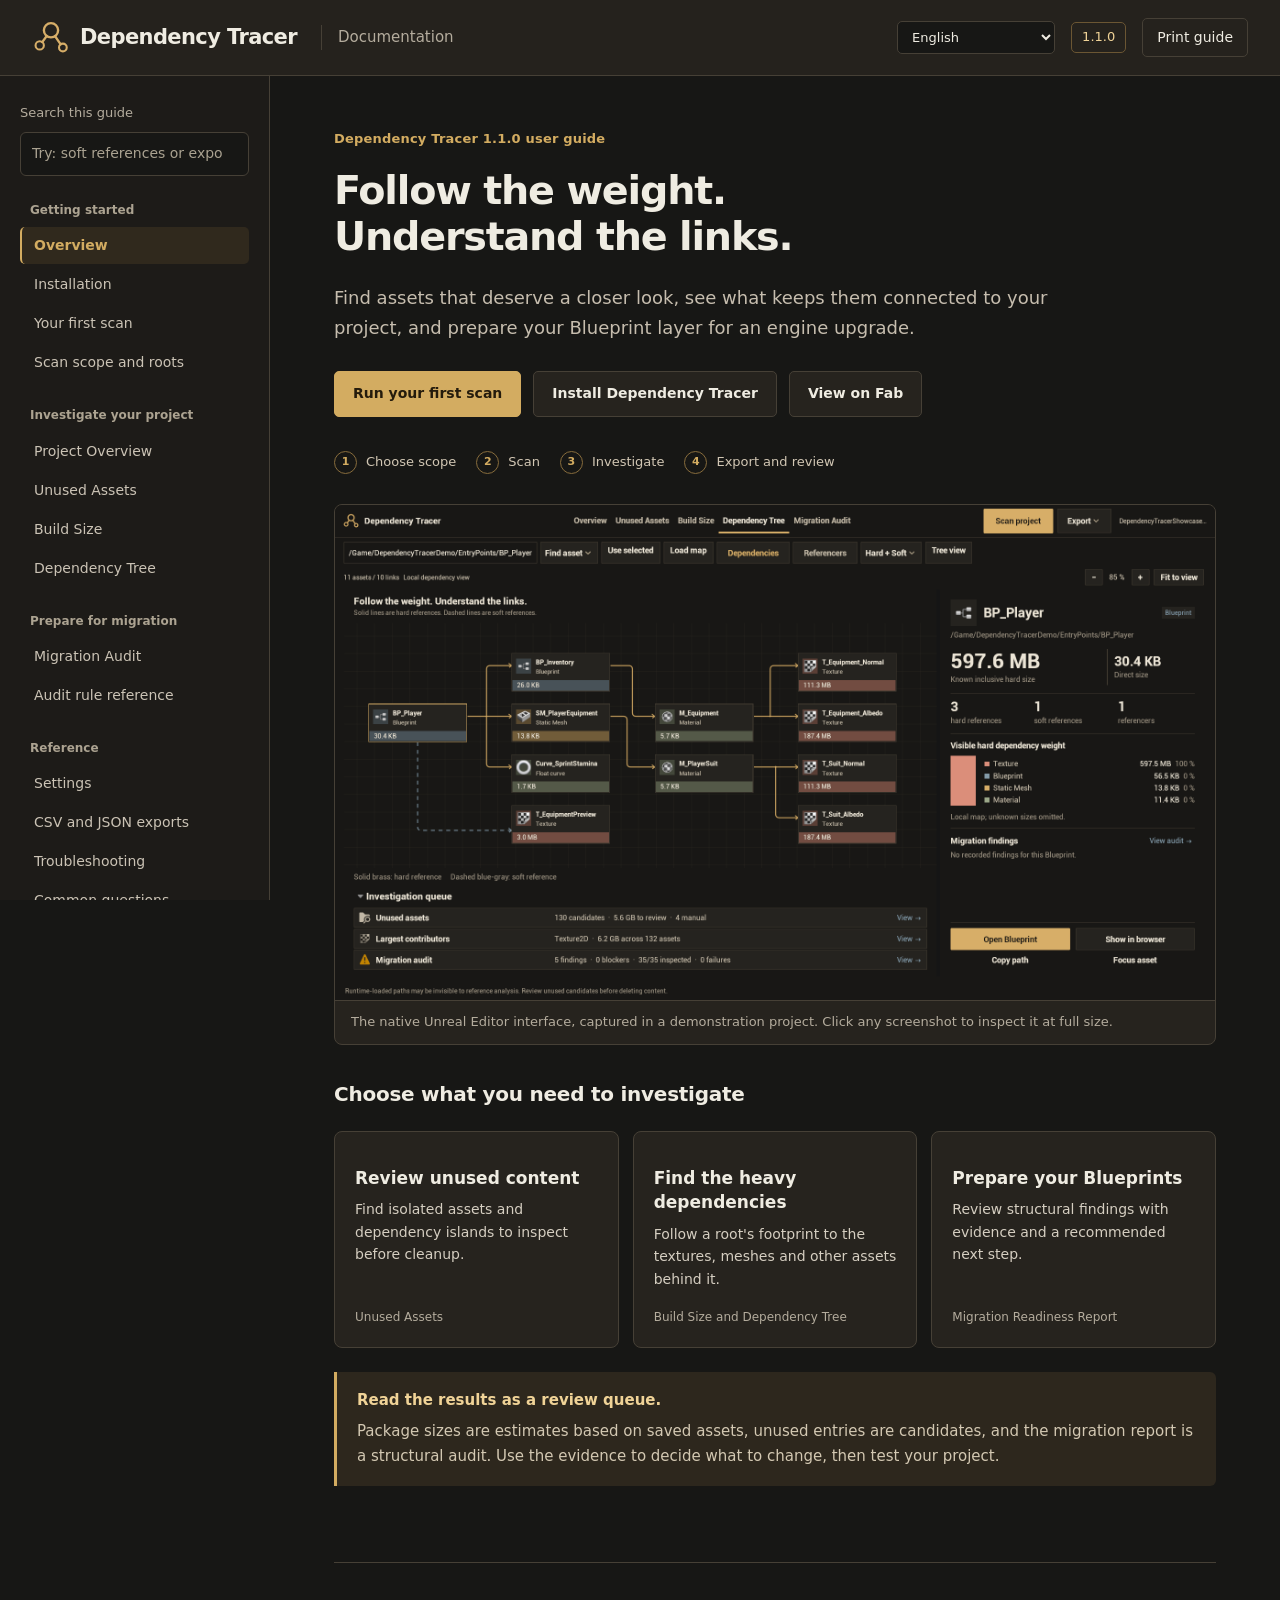
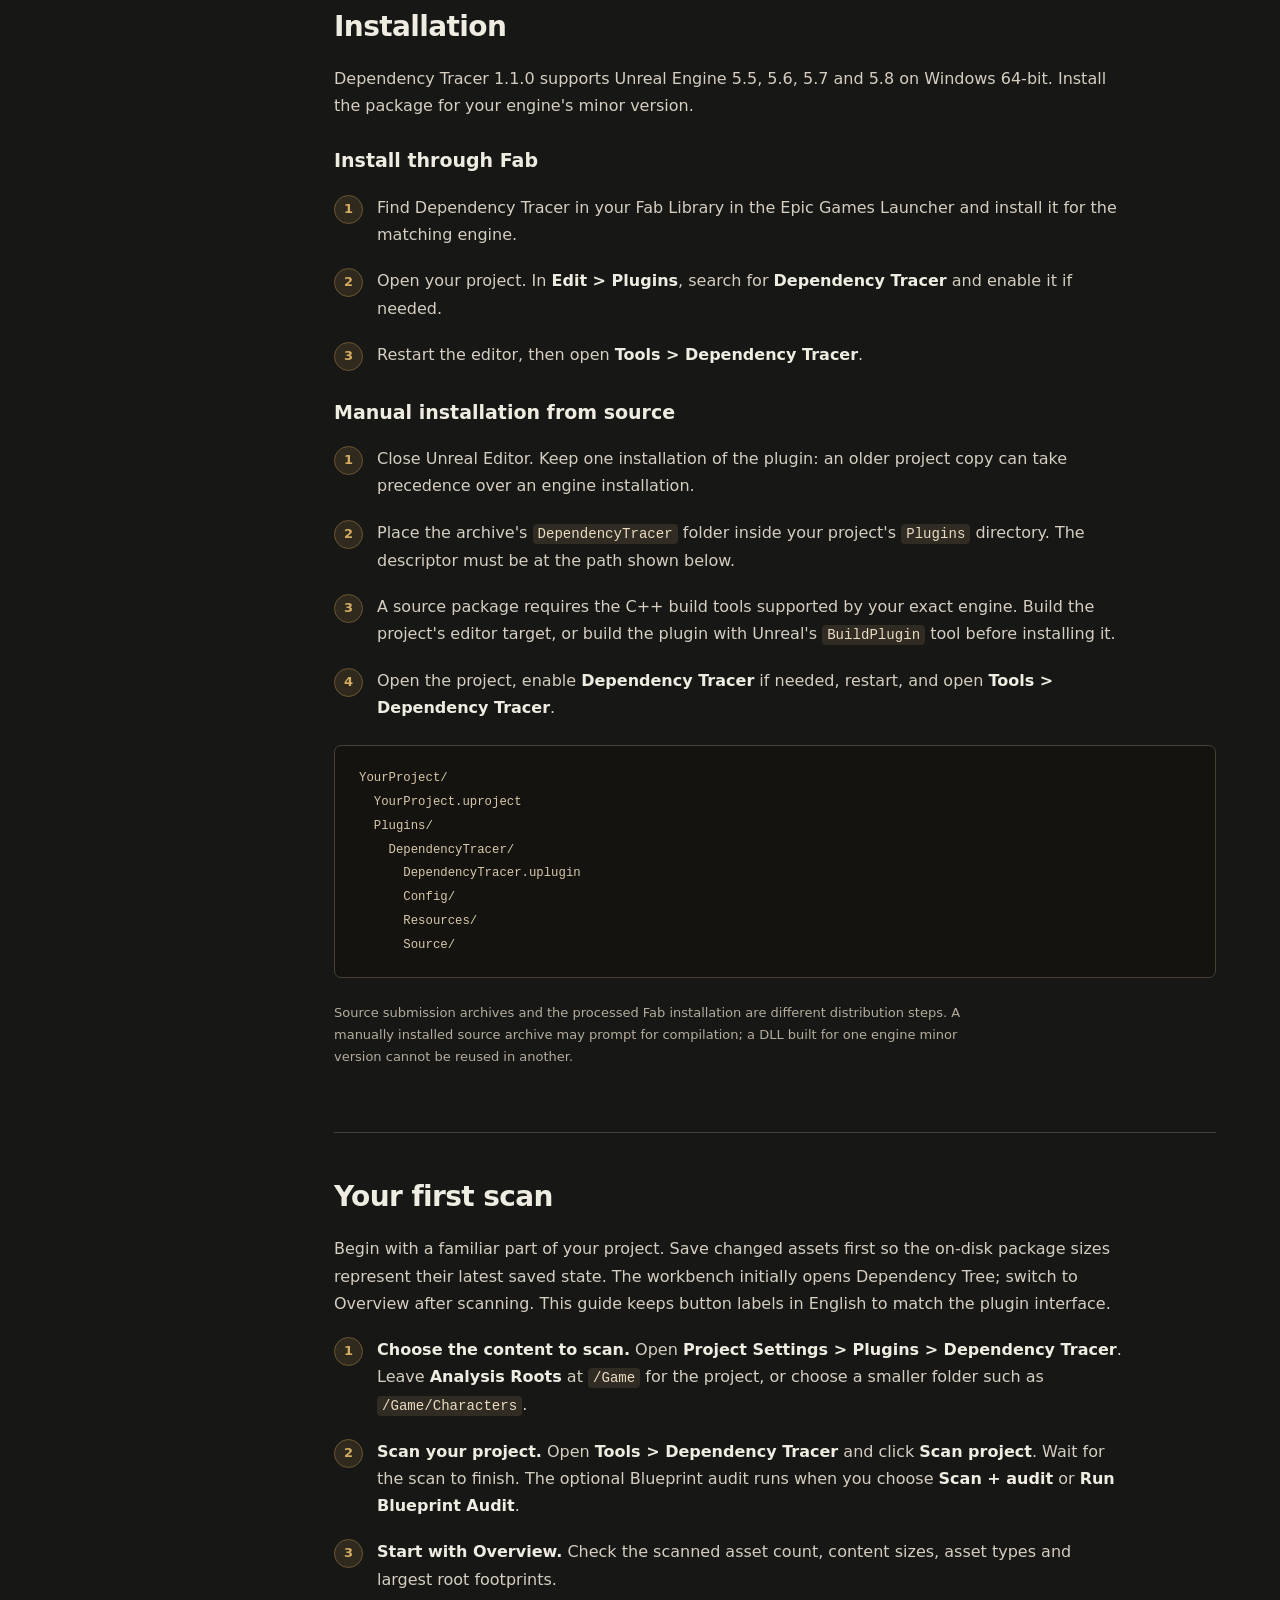
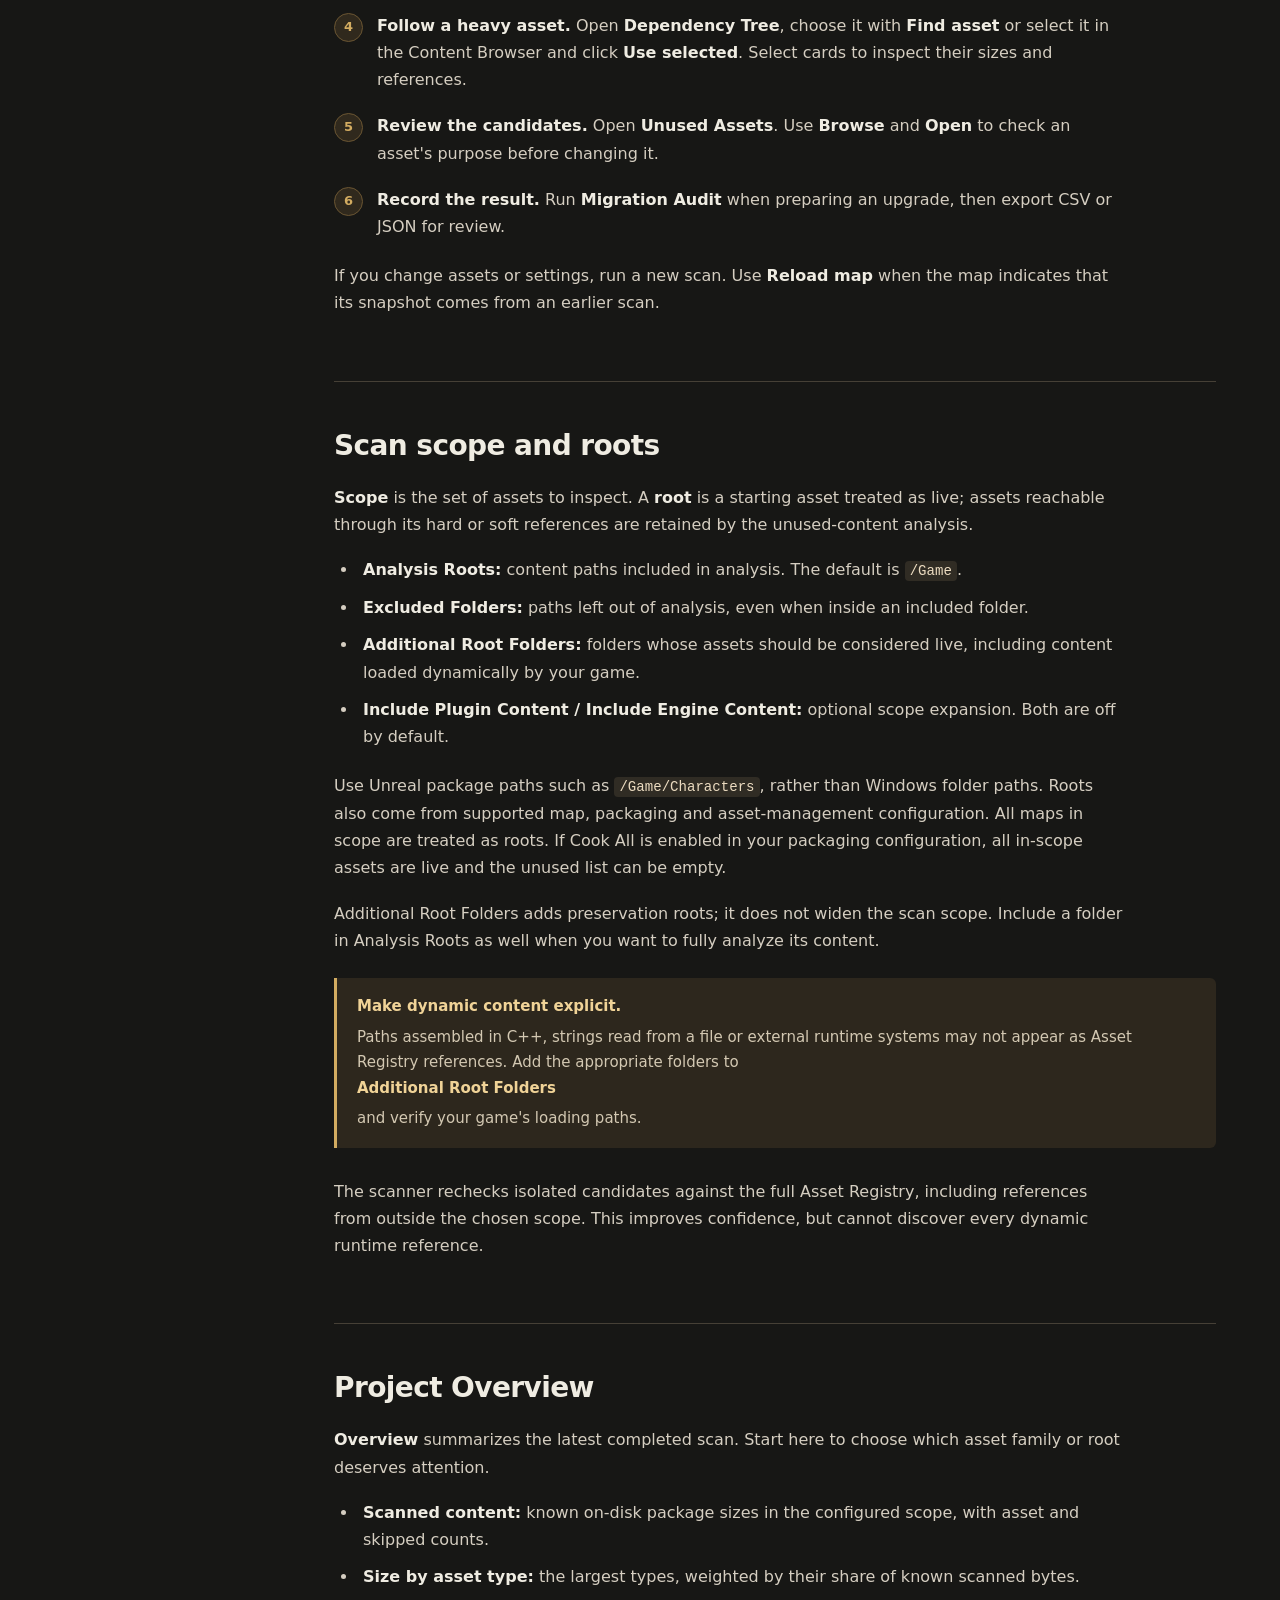
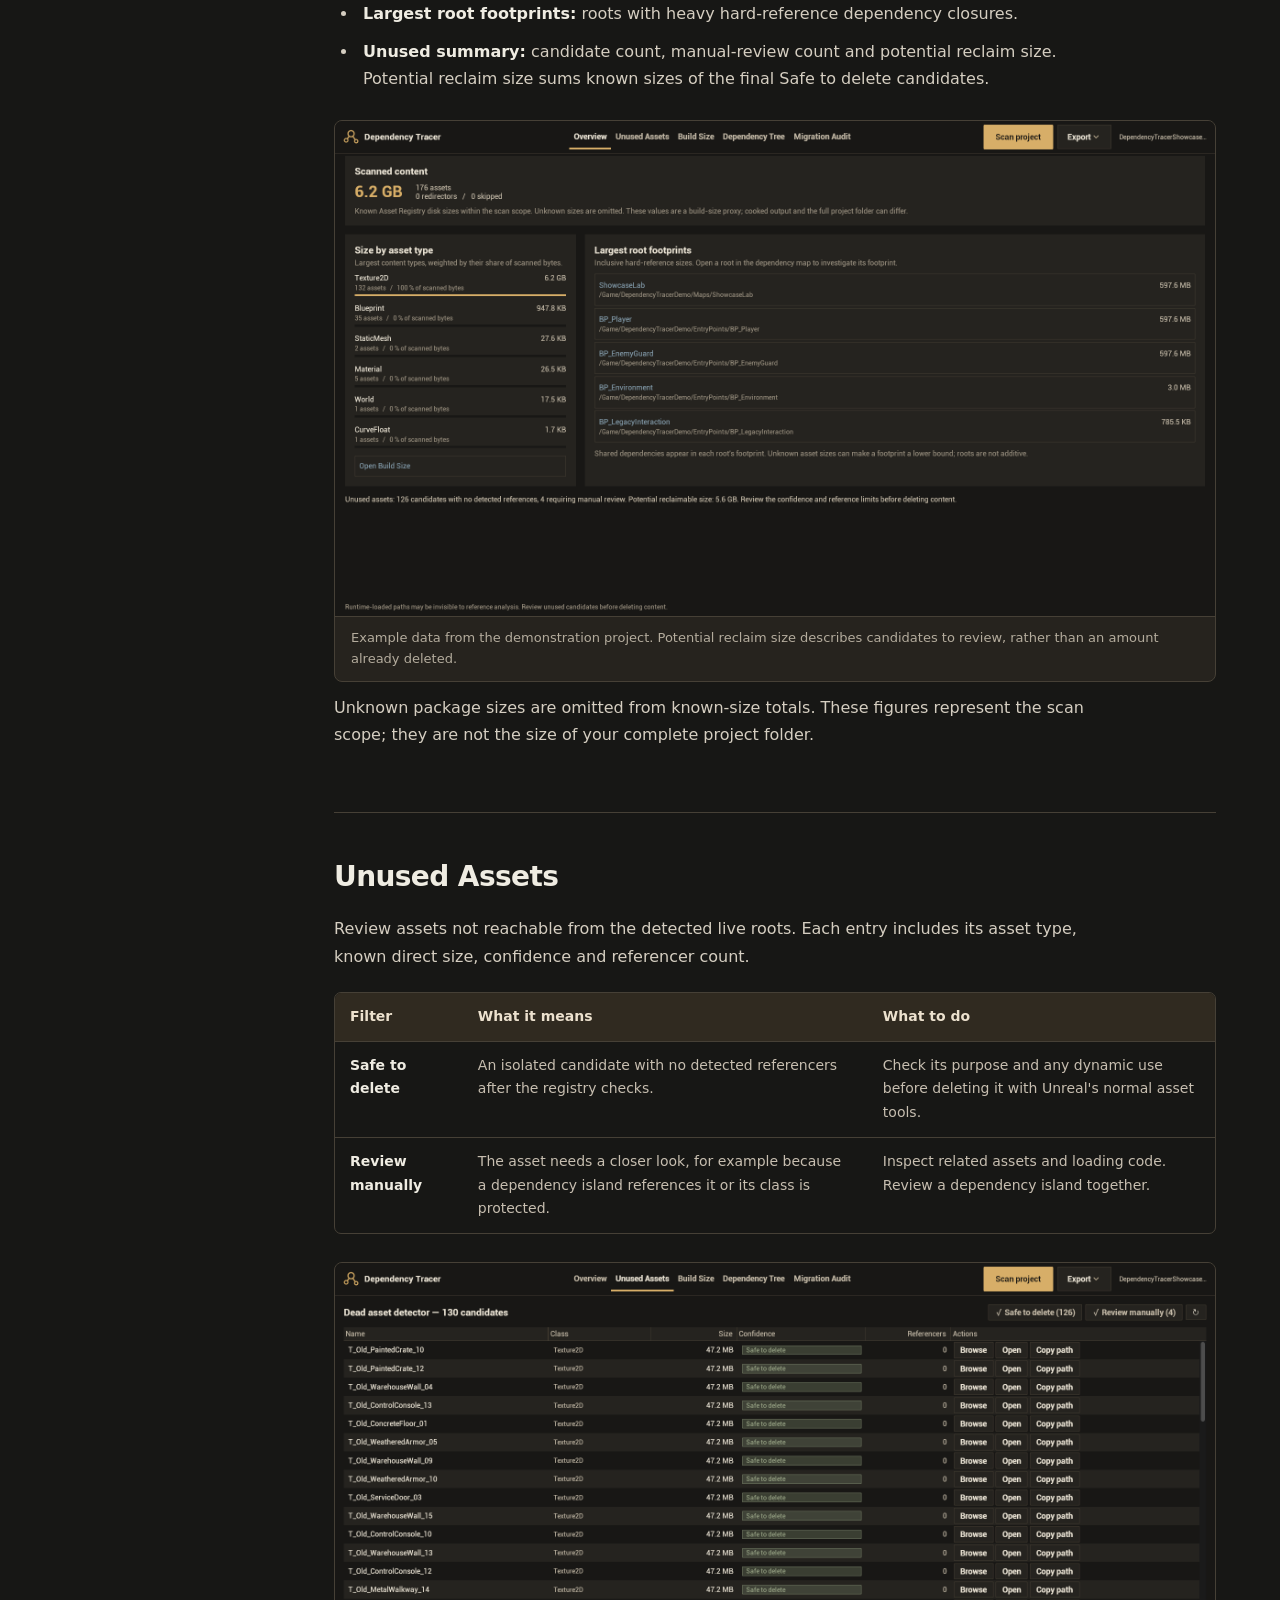
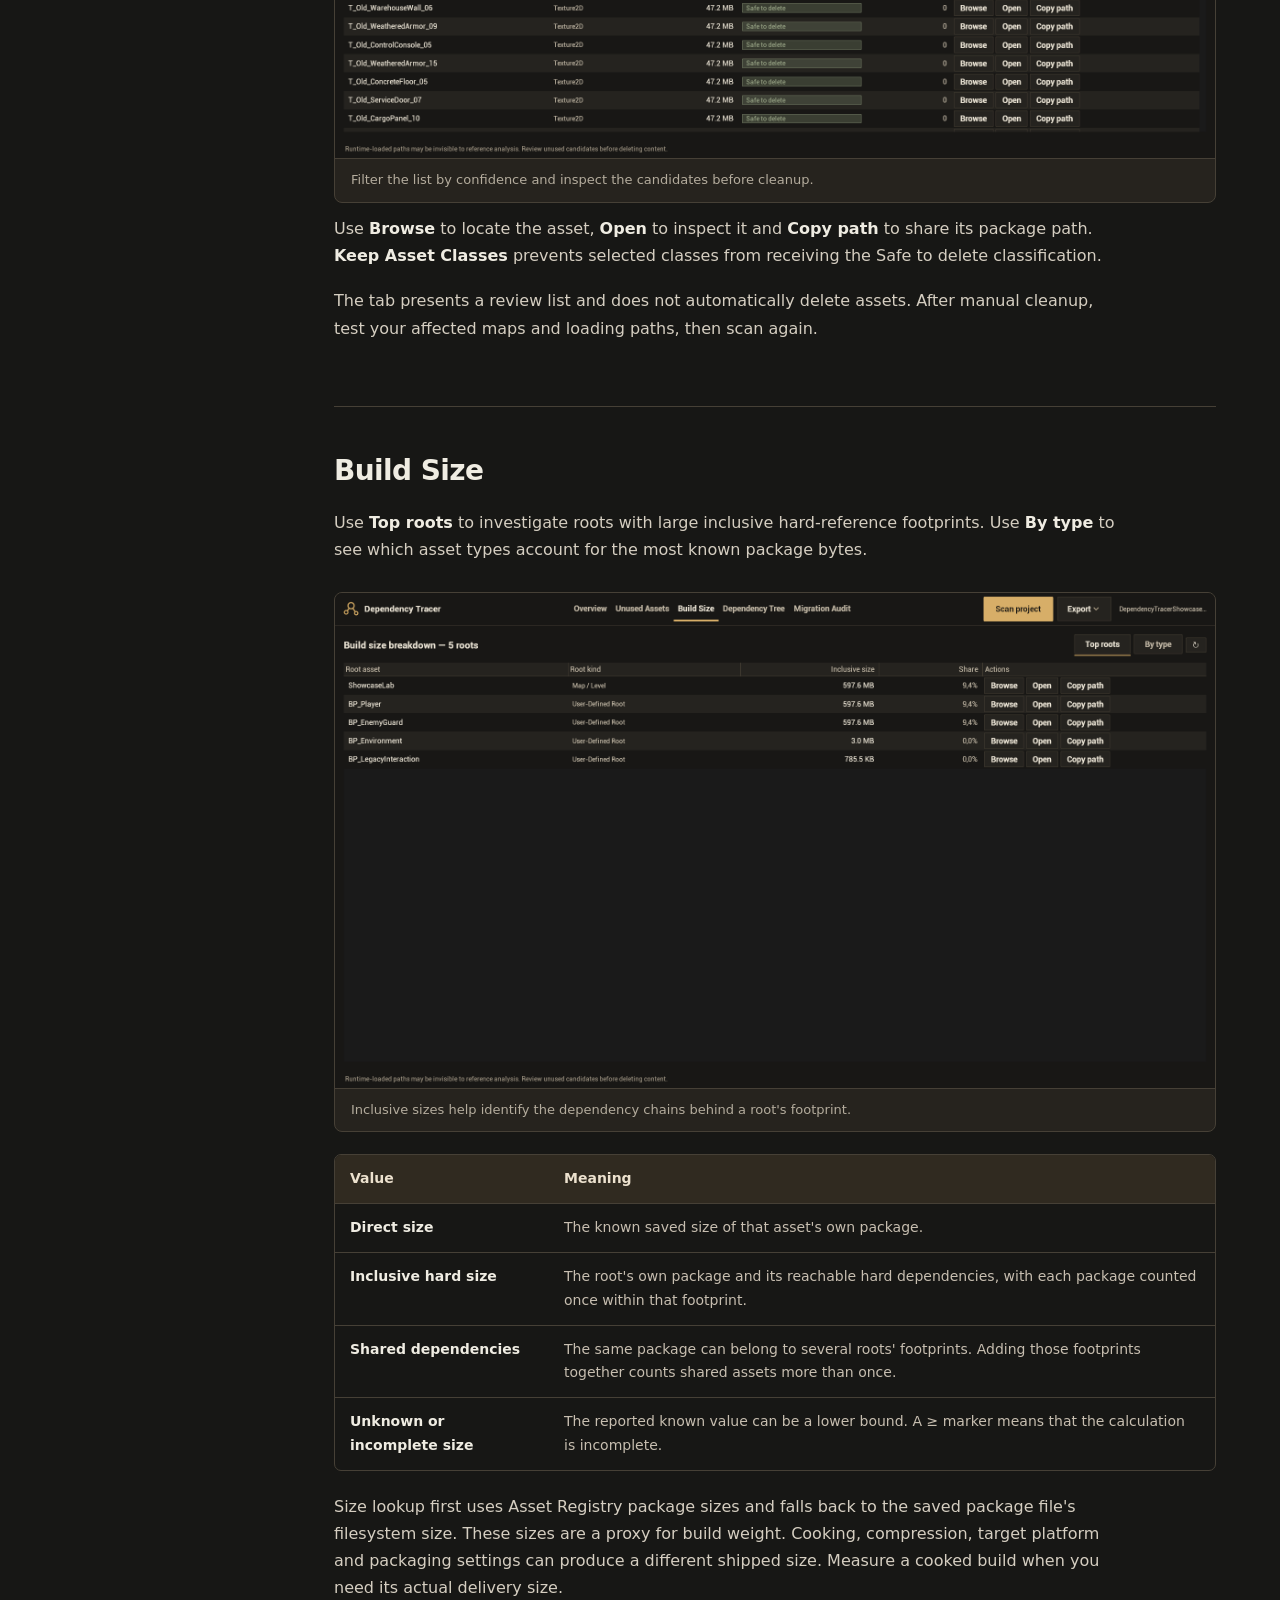
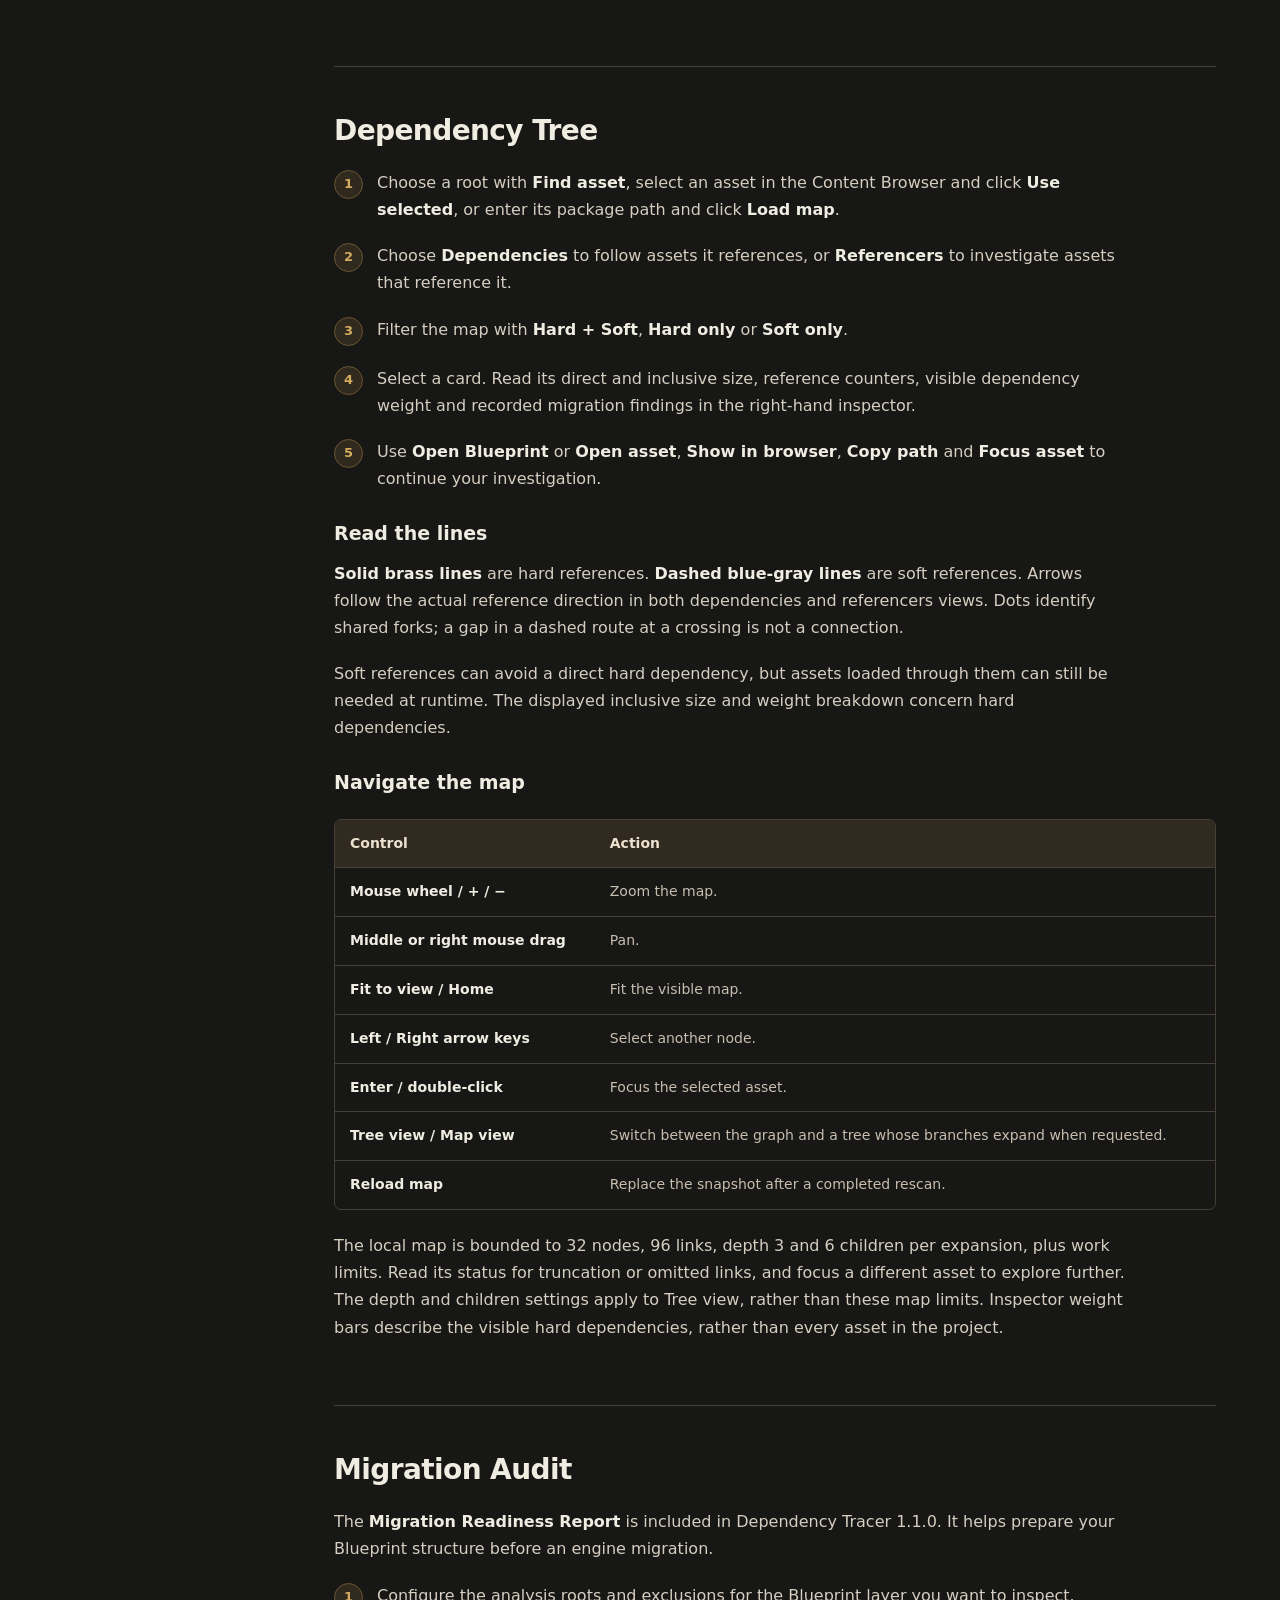
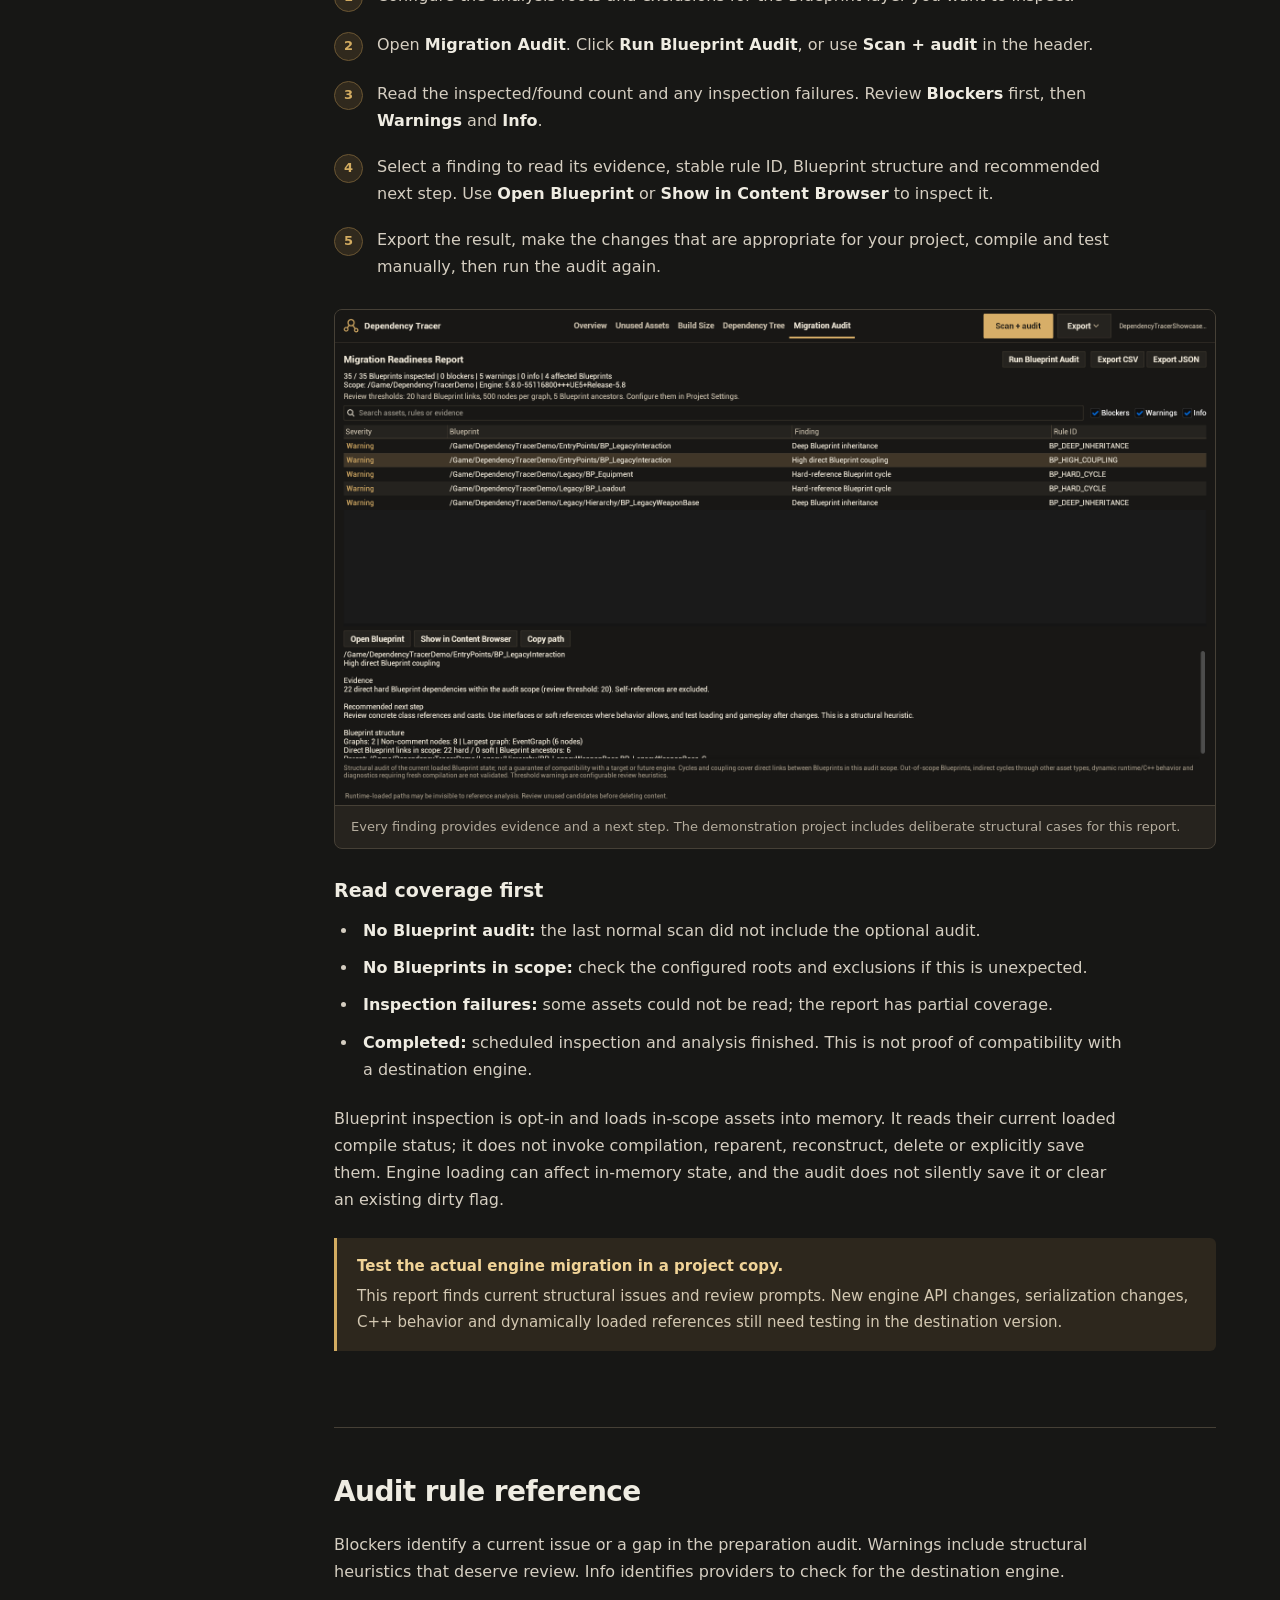
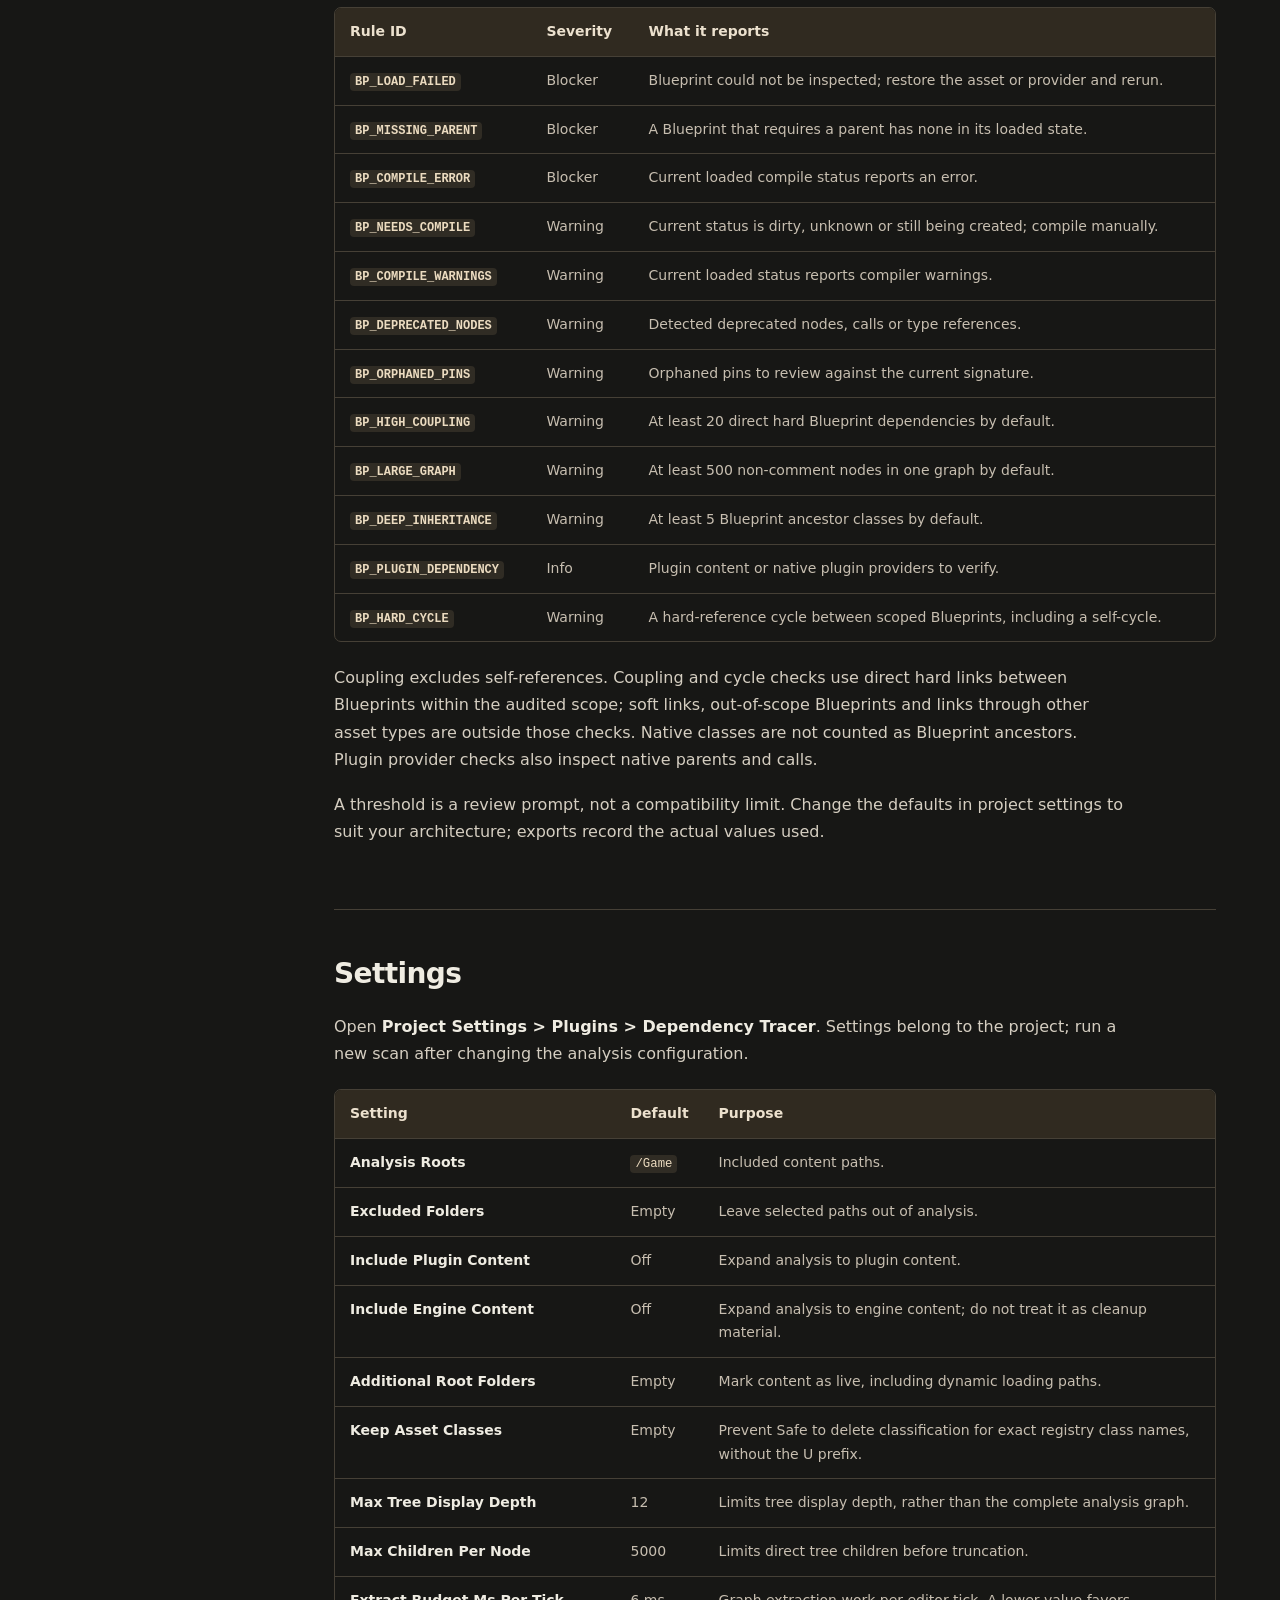
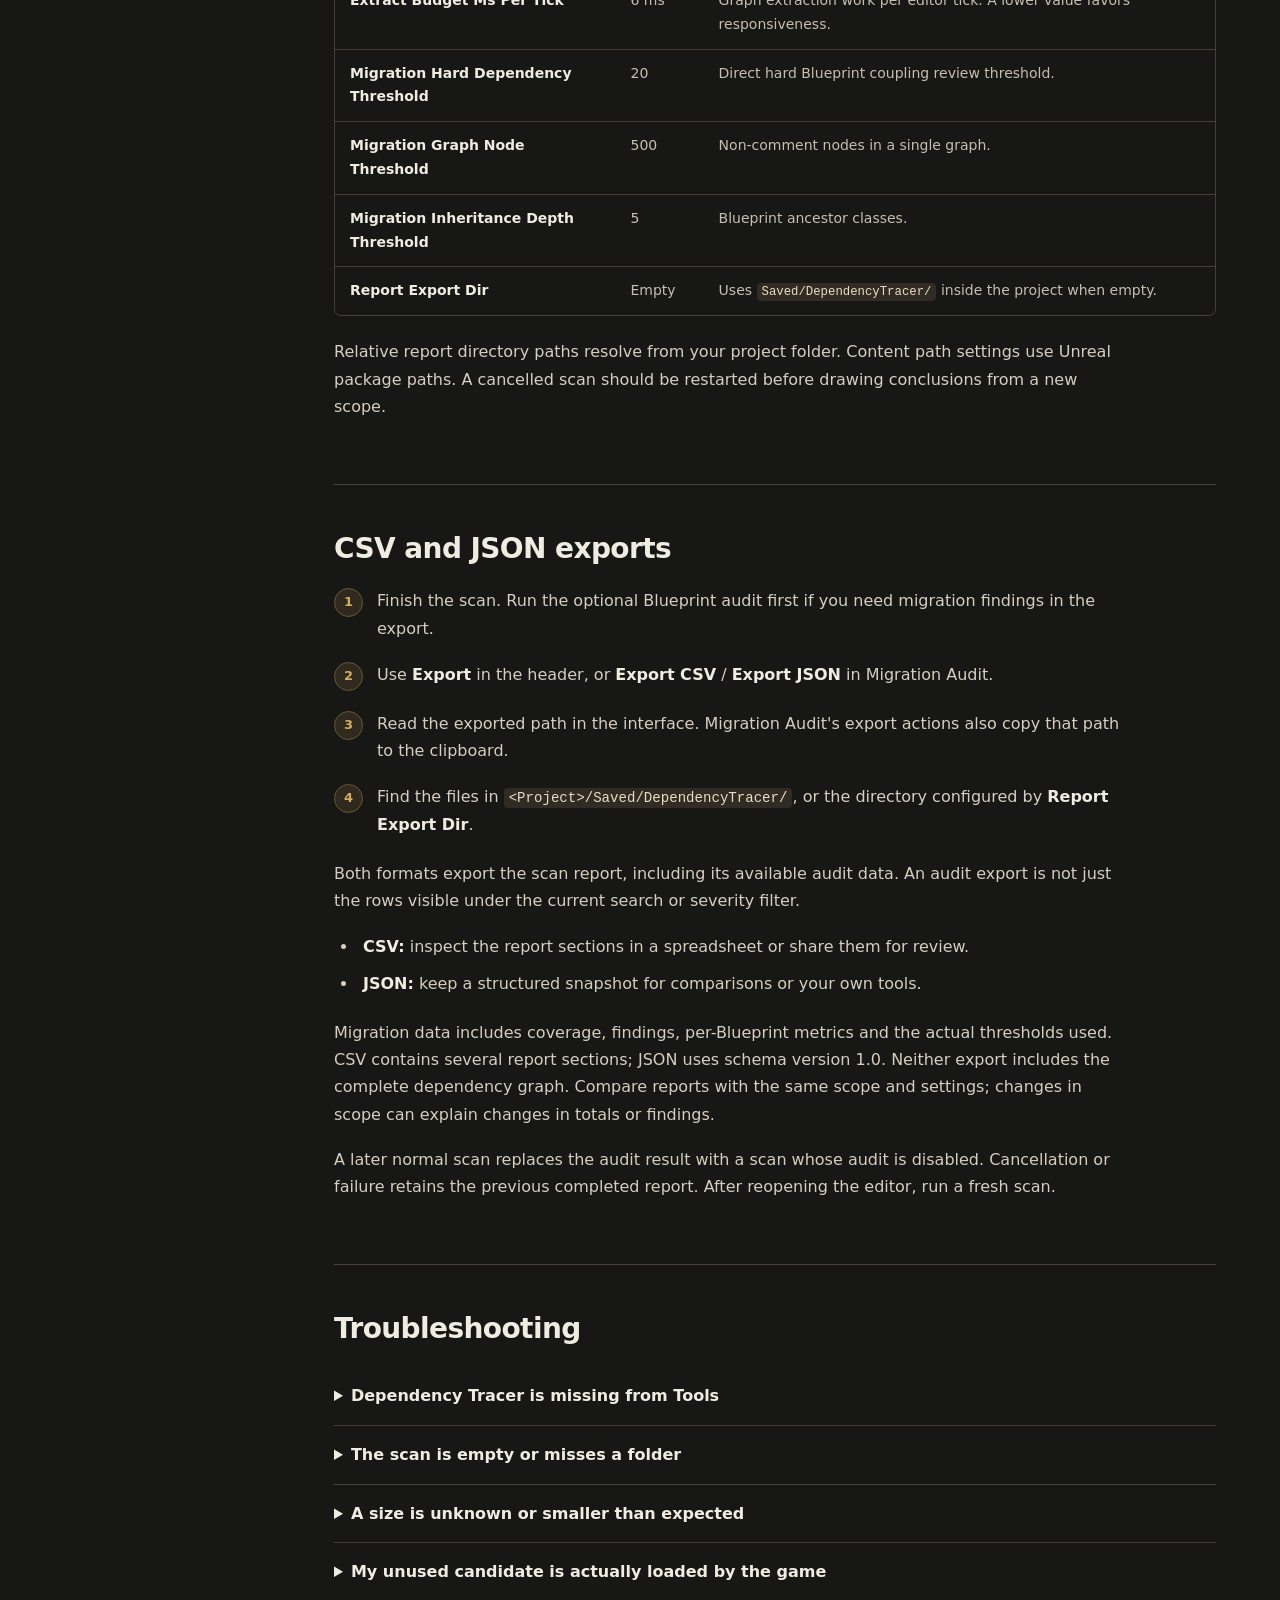
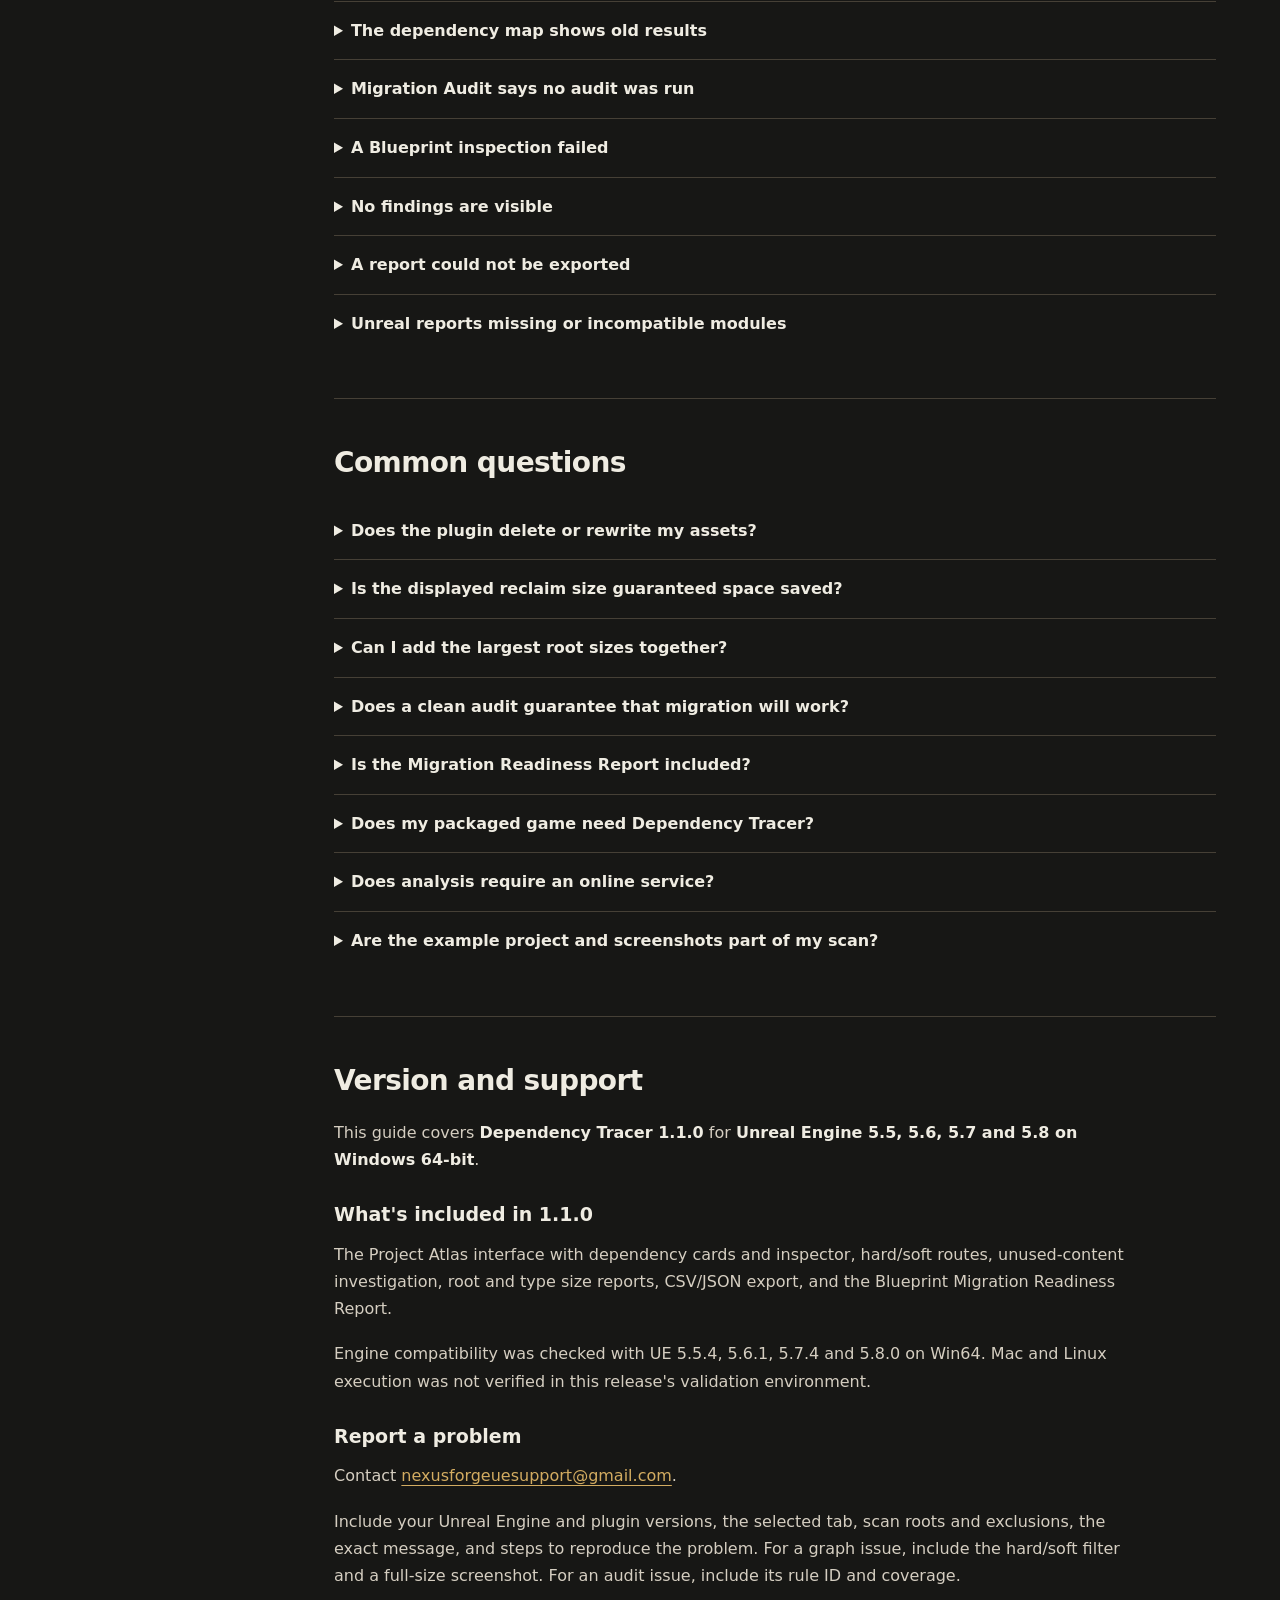
<file: index.html>
<!doctype html>
<html lang="en">
<head>
  <meta charset="utf-8">
  <meta name="viewport" content="width=device-width, initial-scale=1">
  <meta name="color-scheme" content="dark">
  <meta name="site-root" content="./">
  <meta name="description" content="Install Dependency Tracer, review unused Unreal Engine assets, explore hard and soft references, investigate asset sizes, and use the Blueprint Migration Readiness Report.">
  <title>Dependency Tracer documentation | Unreal Engine</title>
  <link rel="canonical" href="https://nexusforgeue.github.io/dependencytracer-docs/">
  <link rel="alternate" hreflang="en" href="https://nexusforgeue.github.io/dependencytracer-docs/">
  <link rel="alternate" hreflang="zh-Hans" href="https://nexusforgeue.github.io/dependencytracer-docs/zh-Hans/">
  <link rel="alternate" hreflang="ru" href="https://nexusforgeue.github.io/dependencytracer-docs/ru/">
  <link rel="alternate" hreflang="es" href="https://nexusforgeue.github.io/dependencytracer-docs/es/">
  <link rel="alternate" hreflang="pt-BR" href="https://nexusforgeue.github.io/dependencytracer-docs/pt-BR/">
  <link rel="alternate" hreflang="de" href="https://nexusforgeue.github.io/dependencytracer-docs/de/">
  <link rel="alternate" hreflang="ja" href="https://nexusforgeue.github.io/dependencytracer-docs/ja/">
  <link rel="alternate" hreflang="fr" href="https://nexusforgeue.github.io/dependencytracer-docs/fr/">
  <link rel="alternate" hreflang="ko" href="https://nexusforgeue.github.io/dependencytracer-docs/ko/">
  <link rel="alternate" hreflang="x-default" href="https://nexusforgeue.github.io/dependencytracer-docs/">
  <link rel="icon" type="image/svg+xml" href="assets/dependencytracer.svg">
  <link rel="stylesheet" href="assets/style.css">
  <script src="assets/app.js" defer></script>
</head>
<body data-search-one="{count} chapter found." data-search-many="{count} chapters found." data-search-empty="No chapters found. Try a shorter search.">
  <a class="skip-link" href="#main">Skip to documentation</a>
  <header class="site-header">
    <a class="brand" href="#overview" aria-label="Dependency Tracer documentation home"><img src="assets/dependencytracer.svg" alt="" width="38" height="38"><span>Dependency Tracer</span></a>
    <span class="header-label">Documentation</span>
    <div class="header-actions"><label class="language-picker"><span class="visually-hidden">Documentation language</span><select id="doc-locale" aria-label="Documentation language"><option value="en" selected>English</option><option value="zh-Hans">简体中文</option><option value="ru">Русский</option><option value="es">Español</option><option value="pt-BR">Português (Brasil)</option><option value="de">Deutsch</option><option value="ja">日本語</option><option value="fr">Français</option><option value="ko">한국어</option></select></label><span class="version">1.1.0</span><button class="print-button" type="button" id="print-guide">Print guide</button><button class="menu-button" type="button" id="menu-toggle" aria-controls="sidebar" aria-expanded="false">Menu</button></div>
  </header>
  <div class="site-layout">
    <aside class="sidebar" id="sidebar">
      <div class="search-box"><label for="doc-search">Search this guide</label><input id="doc-search" type="search" placeholder="Try: soft references or export" autocomplete="off" aria-controls="search-results"><div id="search-results" class="search-results" hidden></div><p class="visually-hidden" id="search-status" role="status"></p></div>
      <nav aria-label="Documentation chapters">
        <p class="nav-heading">Getting started</p>
        <a href="#overview" aria-current="location">Overview</a><a href="#installation">Installation</a><a href="#quick-start">Your first scan</a><a href="#scope">Scan scope and roots</a>
        <p class="nav-heading">Investigate your project</p>
        <a href="#project-overview">Project Overview</a><a href="#unused-assets">Unused Assets</a><a href="#build-size">Build Size</a><a href="#dependency-tree">Dependency Tree</a>
        <p class="nav-heading">Prepare for migration</p>
        <a href="#migration-audit">Migration Audit</a><a href="#audit-rules">Audit rule reference</a>
        <p class="nav-heading">Reference</p>
        <a href="#settings">Settings</a><a href="#exports">CSV and JSON exports</a><a href="#troubleshooting">Troubleshooting</a><a href="#faq">Common questions</a><a href="#version">Version and support</a>
      </nav>
      <div class="sidebar-footer">Unreal Engine 5.5 / 5.6 / 5.7 / 5.8<br>Windows 64-bit</div>
    </aside>
    <main id="main" tabindex="-1">
      <section class="doc-section overview" id="overview" aria-labelledby="overview-title" data-search="getting started introduction asset optimization dependencies migration size Blueprint">
        <p class="eyebrow">Dependency Tracer 1.1.0 user guide</p>
        <h1 id="overview-title">Follow the weight.<br>Understand the links.</h1>
        <p class="lead">Find assets that deserve a closer look, see what keeps them connected to your project, and prepare your Blueprint layer for an engine upgrade.</p>
        <div class="intro-actions"><a class="primary-link" href="#quick-start">Run your first scan</a><a class="secondary-link" href="#installation">Install Dependency Tracer</a><a class="secondary-link" href="https://www.fab.com/listings/be0472f5-6168-438f-9bc7-d650cd8481aa">View on Fab</a></div>
        <div class="workflow" aria-label="The four investigation steps"><span><b>1</b> Choose scope</span><span><b>2</b> Scan</span><span><b>3</b> Investigate</span><span><b>4</b> Export and review</span></div>
        <figure class="screenshot hero-figure"><a href="assets/screens/dependency-tree.png" target="_blank" rel="noopener" aria-label="Open the dependency map screenshot at full size"><img src="assets/screens/dependency-tree.png" width="1920" height="1080" alt="Dependency Tracer's real dependency map with brass hard-reference branches, a dashed soft-reference route and the selected asset inspector."></a><figcaption>The native Unreal Editor interface, captured in a demonstration project. Click any screenshot to inspect it at full size.</figcaption></figure>
        <h2>Choose what you need to investigate</h2>
        <div class="method-cards"><a href="#unused-assets"><h3>Review unused content</h3><p>Find isolated assets and dependency islands to inspect before cleanup.</p><span>Unused Assets</span></a><a href="#build-size"><h3>Find the heavy dependencies</h3><p>Follow a root's footprint to the textures, meshes and other assets behind it.</p><span>Build Size and Dependency Tree</span></a><a href="#migration-audit"><h3>Prepare your Blueprints</h3><p>Review structural findings with evidence and a recommended next step.</p><span>Migration Readiness Report</span></a></div>
        <div class="intro-note"><strong>Read the results as a review queue.</strong> Package sizes are estimates based on saved assets, unused entries are candidates, and the migration report is a structural audit. Use the evidence to decide what to change, then test your project.</div>
      </section>
      <section class="doc-section" id="installation" aria-labelledby="installation-title" data-search="install Fab Launcher ZIP source compiler build missing modules enable Windows Plugins version">
        <h2 id="installation-title">Installation</h2>
        <p>Dependency Tracer 1.1.0 supports Unreal Engine 5.5, 5.6, 5.7 and 5.8 on Windows 64-bit. Install the package for your engine's minor version.</p>
        <h3>Install through Fab</h3>
        <ol class="steps"><li>Find Dependency Tracer in your Fab Library in the Epic Games Launcher and install it for the matching engine.</li><li>Open your project. In <strong>Edit &gt; Plugins</strong>, search for <strong>Dependency Tracer</strong> and enable it if needed.</li><li>Restart the editor, then open <strong>Tools &gt; Dependency Tracer</strong>.</li></ol>
        <h3>Manual installation from source</h3>
        <ol class="steps"><li>Close Unreal Editor. Keep one installation of the plugin: an older project copy can take precedence over an engine installation.</li><li>Place the archive's <code>DependencyTracer</code> folder inside your project's <code>Plugins</code> directory. The descriptor must be at the path shown below.</li><li>A source package requires the C++ build tools supported by your exact engine. Build the project's editor target, or build the plugin with Unreal's <code>BuildPlugin</code> tool before installing it.</li><li>Open the project, enable <strong>Dependency Tracer</strong> if needed, restart, and open <strong>Tools &gt; Dependency Tracer</strong>.</li></ol>
        <pre><code>YourProject/
  YourProject.uproject
  Plugins/
    DependencyTracer/
      DependencyTracer.uplugin
      Config/
      Resources/
      Source/</code></pre>
        <p class="small">Source submission archives and the processed Fab installation are different distribution steps. A manually installed source archive may prompt for compilation; a DLL built for one engine minor version cannot be reused in another.</p>
      </section>
      <section class="doc-section" id="quick-start" aria-labelledby="quick-start-title" data-search="tutorial first scan Scan project asset save select inspect audit cleanup">
        <h2 id="quick-start-title">Your first scan</h2>
        <p>Begin with a familiar part of your project. Save changed assets first so the on-disk package sizes represent their latest saved state. The workbench initially opens Dependency Tree; switch to Overview after scanning. This guide keeps button labels in English to match the plugin interface.</p>
        <ol class="steps"><li><strong>Choose the content to scan.</strong> Open <strong>Project Settings &gt; Plugins &gt; Dependency Tracer</strong>. Leave <strong>Analysis Roots</strong> at <code>/Game</code> for the project, or choose a smaller folder such as <code>/Game/Characters</code>.</li><li><strong>Scan your project.</strong> Open <strong>Tools &gt; Dependency Tracer</strong> and click <strong>Scan project</strong>. Wait for the scan to finish. The optional Blueprint audit runs when you choose <strong>Scan + audit</strong> or <strong>Run Blueprint Audit</strong>.</li><li><strong>Start with Overview.</strong> Check the scanned asset count, content sizes, asset types and largest root footprints.</li><li><strong>Follow a heavy asset.</strong> Open <strong>Dependency Tree</strong>, choose it with <strong>Find asset</strong> or select it in the Content Browser and click <strong>Use selected</strong>. Select cards to inspect their sizes and references.</li><li><strong>Review the candidates.</strong> Open <strong>Unused Assets</strong>. Use <strong>Browse</strong> and <strong>Open</strong> to check an asset's purpose before changing it.</li><li><strong>Record the result.</strong> Run <strong>Migration Audit</strong> when preparing an upgrade, then export CSV or JSON for review.</li></ol>
        <p>If you change assets or settings, run a new scan. Use <strong>Reload map</strong> when the map indicates that its snapshot comes from an earlier scan.</p>
      </section>
      <section class="doc-section" id="scope" aria-labelledby="scope-title" data-search="scope Analysis Roots Excluded Folders Additional Root Folders dynamic load maps cook packaging primary asset roots plugin engine content">
        <h2 id="scope-title">Scan scope and roots</h2>
        <p><strong>Scope</strong> is the set of assets to inspect. A <strong>root</strong> is a starting asset treated as live; assets reachable through its hard or soft references are retained by the unused-content analysis.</p>
        <ul><li><strong>Analysis Roots:</strong> content paths included in analysis. The default is <code>/Game</code>.</li><li><strong>Excluded Folders:</strong> paths left out of analysis, even when inside an included folder.</li><li><strong>Additional Root Folders:</strong> folders whose assets should be considered live, including content loaded dynamically by your game.</li><li><strong>Include Plugin Content / Include Engine Content:</strong> optional scope expansion. Both are off by default.</li></ul>
        <p>Use Unreal package paths such as <code>/Game/Characters</code>, rather than Windows folder paths. Roots also come from supported map, packaging and asset-management configuration. All maps in scope are treated as roots. If Cook All is enabled in your packaging configuration, all in-scope assets are live and the unused list can be empty.</p>
        <p>Additional Root Folders adds preservation roots; it does not widen the scan scope. Include a folder in Analysis Roots as well when you want to fully analyze its content.</p>
        <div class="callout"><strong>Make dynamic content explicit.</strong> Paths assembled in C++, strings read from a file or external runtime systems may not appear as Asset Registry references. Add the appropriate folders to <strong>Additional Root Folders</strong> and verify your game's loading paths.</div>
        <p>The scanner rechecks isolated candidates against the full Asset Registry, including references from outside the chosen scope. This improves confidence, but cannot discover every dynamic runtime reference.</p>
      </section>
      <section class="doc-section" id="project-overview" aria-labelledby="project-overview-title" data-search="Overview total scanned content sizes types largest roots skipped redirectors package">
        <h2 id="project-overview-title">Project Overview</h2>
        <p><strong>Overview</strong> summarizes the latest completed scan. Start here to choose which asset family or root deserves attention.</p>
        <ul><li><strong>Scanned content:</strong> known on-disk package sizes in the configured scope, with asset and skipped counts.</li><li><strong>Size by asset type:</strong> the largest types, weighted by their share of known scanned bytes.</li><li><strong>Largest root footprints:</strong> roots with heavy hard-reference dependency closures.</li><li><strong>Unused summary:</strong> candidate count, manual-review count and potential reclaim size. Potential reclaim size sums known sizes of the final Safe to delete candidates.</li></ul>
        <figure class="screenshot"><a href="assets/screens/overview.png" target="_blank" rel="noopener"><img src="assets/screens/overview.png" width="1920" height="1080" alt="Overview showing scanned package sizes, asset types and large root footprints." loading="lazy"></a><figcaption>Example data from the demonstration project. Potential reclaim size describes candidates to review, rather than an amount already deleted.</figcaption></figure>
        <p>Unknown package sizes are omitted from known-size totals. These figures represent the scan scope; they are not the size of your complete project folder.</p>
      </section>
      <section class="doc-section" id="unused-assets" aria-labelledby="unused-assets-title" data-search="Unused Assets Safe to delete Review manually confidence deletion cleanup orphan island referencers dynamic references">
        <h2 id="unused-assets-title">Unused Assets</h2>
        <p>Review assets not reachable from the detected live roots. Each entry includes its asset type, known direct size, confidence and referencer count.</p>
        <div class="table-scroll"><table><caption>Unused-asset confidence</caption><thead><tr><th>Filter</th><th>What it means</th><th>What to do</th></tr></thead><tbody><tr><td>Safe to delete</td><td>An isolated candidate with no detected referencers after the registry checks.</td><td>Check its purpose and any dynamic use before deleting it with Unreal's normal asset tools.</td></tr><tr><td>Review manually</td><td>The asset needs a closer look, for example because a dependency island references it or its class is protected.</td><td>Inspect related assets and loading code. Review a dependency island together.</td></tr></tbody></table></div>
        <figure class="screenshot"><a href="assets/screens/unused-assets.png" target="_blank" rel="noopener"><img src="assets/screens/unused-assets.png" width="1920" height="1080" alt="Unused Assets lists candidates with size, confidence, referencers and Browse, Open and Copy path actions." loading="lazy"></a><figcaption>Filter the list by confidence and inspect the candidates before cleanup.</figcaption></figure>
        <p>Use <strong>Browse</strong> to locate the asset, <strong>Open</strong> to inspect it and <strong>Copy path</strong> to share its package path. <strong>Keep Asset Classes</strong> prevents selected classes from receiving the Safe to delete classification.</p>
        <p>The tab presents a review list and does not automatically delete assets. After manual cleanup, test your affected maps and loading paths, then scan again.</p>
      </section>
      <section class="doc-section" id="build-size" aria-labelledby="build-size-title" data-search="Build Size top roots by type inclusive direct shared texture mesh bytes cooked compressed packaging estimated">
        <h2 id="build-size-title">Build Size</h2>
        <p>Use <strong>Top roots</strong> to investigate roots with large inclusive hard-reference footprints. Use <strong>By type</strong> to see which asset types account for the most known package bytes.</p>
        <figure class="screenshot"><a href="assets/screens/build-size.png" target="_blank" rel="noopener"><img src="assets/screens/build-size.png" width="1920" height="1080" alt="Build Size shows roots and their inclusive dependency size, share and asset actions." loading="lazy"></a><figcaption>Inclusive sizes help identify the dependency chains behind a root's footprint.</figcaption></figure>
        <div class="table-scroll"><table><caption>Direct and inclusive asset sizes</caption><thead><tr><th>Value</th><th>Meaning</th></tr></thead><tbody><tr><td>Direct size</td><td>The known saved size of that asset's own package.</td></tr><tr><td>Inclusive hard size</td><td>The root's own package and its reachable hard dependencies, with each package counted once within that footprint.</td></tr><tr><td>Shared dependencies</td><td>The same package can belong to several roots' footprints. Adding those footprints together counts shared assets more than once.</td></tr><tr><td>Unknown or incomplete size</td><td>The reported known value can be a lower bound. A ≥ marker means that the calculation is incomplete.</td></tr></tbody></table></div>
        <p>Size lookup first uses Asset Registry package sizes and falls back to the saved package file's filesystem size. These sizes are a proxy for build weight. Cooking, compression, target platform and packaging settings can produce a different shipped size. Measure a cooked build when you need its actual delivery size.</p>
      </section>
      <section class="doc-section" id="dependency-tree" aria-labelledby="dependency-tree-title" data-search="Dependency Tree map graph inspector hard soft referencers arrows zoom pan keyboard selected Find asset Fit to view Load map Reload map Tree view">
        <h2 id="dependency-tree-title">Dependency Tree</h2>
        <ol class="steps"><li>Choose a root with <strong>Find asset</strong>, select an asset in the Content Browser and click <strong>Use selected</strong>, or enter its package path and click <strong>Load map</strong>.</li><li>Choose <strong>Dependencies</strong> to follow assets it references, or <strong>Referencers</strong> to investigate assets that reference it.</li><li>Filter the map with <strong>Hard + Soft</strong>, <strong>Hard only</strong> or <strong>Soft only</strong>.</li><li>Select a card. Read its direct and inclusive size, reference counters, visible dependency weight and recorded migration findings in the right-hand inspector.</li><li>Use <strong>Open Blueprint</strong> or <strong>Open asset</strong>, <strong>Show in browser</strong>, <strong>Copy path</strong> and <strong>Focus asset</strong> to continue your investigation.</li></ol>
        <h3>Read the lines</h3>
        <p><strong>Solid brass lines</strong> are hard references. <strong>Dashed blue-gray lines</strong> are soft references. Arrows follow the actual reference direction in both dependencies and referencers views. Dots identify shared forks; a gap in a dashed route at a crossing is not a connection.</p>
        <p>Soft references can avoid a direct hard dependency, but assets loaded through them can still be needed at runtime. The displayed inclusive size and weight breakdown concern hard dependencies.</p>
        <h3>Navigate the map</h3>
        <div class="table-scroll"><table><caption>Dependency map controls</caption><thead><tr><th>Control</th><th>Action</th></tr></thead><tbody><tr><td>Mouse wheel / + / −</td><td>Zoom the map.</td></tr><tr><td>Middle or right mouse drag</td><td>Pan.</td></tr><tr><td>Fit to view / Home</td><td>Fit the visible map.</td></tr><tr><td>Left / Right arrow keys</td><td>Select another node.</td></tr><tr><td>Enter / double-click</td><td>Focus the selected asset.</td></tr><tr><td>Tree view / Map view</td><td>Switch between the graph and a tree whose branches expand when requested.</td></tr><tr><td>Reload map</td><td>Replace the snapshot after a completed rescan.</td></tr></tbody></table></div>
        <p>The local map is bounded to 32 nodes, 96 links, depth 3 and 6 children per expansion, plus work limits. Read its status for truncation or omitted links, and focus a different asset to explore further. The depth and children settings apply to Tree view, rather than these map limits. Inspector weight bars describe the visible hard dependencies, rather than every asset in the project.</p>
      </section>
      <section class="doc-section" id="migration-audit" aria-labelledby="migration-audit-title" data-search="Migration Audit Migration Readiness Report Blueprint upgrade engine audit blockers warnings info coverage inspection compile save provider threshold">
        <h2 id="migration-audit-title">Migration Audit</h2>
        <p>The <strong>Migration Readiness Report</strong> is included in Dependency Tracer 1.1.0. It helps prepare your Blueprint structure before an engine migration.</p>
        <ol class="steps"><li>Configure the analysis roots and exclusions for the Blueprint layer you want to inspect.</li><li>Open <strong>Migration Audit</strong>. Click <strong>Run Blueprint Audit</strong>, or use <strong>Scan + audit</strong> in the header.</li><li>Read the inspected/found count and any inspection failures. Review <strong>Blockers</strong> first, then <strong>Warnings</strong> and <strong>Info</strong>.</li><li>Select a finding to read its evidence, stable rule ID, Blueprint structure and recommended next step. Use <strong>Open Blueprint</strong> or <strong>Show in Content Browser</strong> to inspect it.</li><li>Export the result, make the changes that are appropriate for your project, compile and test manually, then run the audit again.</li></ol>
        <figure class="screenshot"><a href="assets/screens/migration-audit.png" target="_blank" rel="noopener"><img src="assets/screens/migration-audit.png" width="1920" height="1080" alt="Migration Readiness Report with Blueprint coverage, severity filters, findings, evidence and recommended next steps." loading="lazy"></a><figcaption>Every finding provides evidence and a next step. The demonstration project includes deliberate structural cases for this report.</figcaption></figure>
        <h3>Read coverage first</h3>
        <ul><li><strong>No Blueprint audit:</strong> the last normal scan did not include the optional audit.</li><li><strong>No Blueprints in scope:</strong> check the configured roots and exclusions if this is unexpected.</li><li><strong>Inspection failures:</strong> some assets could not be read; the report has partial coverage.</li><li><strong>Completed:</strong> scheduled inspection and analysis finished. This is not proof of compatibility with a destination engine.</li></ul>
        <p>Blueprint inspection is opt-in and loads in-scope assets into memory. It reads their current loaded compile status; it does not invoke compilation, reparent, reconstruct, delete or explicitly save them. Engine loading can affect in-memory state, and the audit does not silently save it or clear an existing dirty flag.</p>
        <div class="callout"><strong>Test the actual engine migration in a project copy.</strong> This report finds current structural issues and review prompts. New engine API changes, serialization changes, C++ behavior and dynamically loaded references still need testing in the destination version.</div>
      </section>
      <section class="doc-section" id="audit-rules" aria-labelledby="audit-rules-title" data-search="rule ID BP_LOAD_FAILED BP_MISSING_PARENT BP_COMPILE_ERROR BP_NEEDS_COMPILE BP_COMPILE_WARNINGS BP_DEPRECATED_NODES BP_ORPHANED_PINS BP_HIGH_COUPLING BP_LARGE_GRAPH BP_DEEP_INHERITANCE BP_PLUGIN_DEPENDENCY BP_HARD_CYCLE">
        <h2 id="audit-rules-title">Audit rule reference</h2>
        <p>Blockers identify a current issue or a gap in the preparation audit. Warnings include structural heuristics that deserve review. Info identifies providers to check for the destination engine.</p>
        <div class="table-scroll"><table><caption>Migration audit rules in version 1.1.0</caption><thead><tr><th>Rule ID</th><th>Severity</th><th>What it reports</th></tr></thead><tbody>
          <tr><td><code class="rule-id">BP_LOAD_FAILED</code></td><td>Blocker</td><td>Blueprint could not be inspected; restore the asset or provider and rerun.</td></tr>
          <tr><td><code class="rule-id">BP_MISSING_PARENT</code></td><td>Blocker</td><td>A Blueprint that requires a parent has none in its loaded state.</td></tr>
          <tr><td><code class="rule-id">BP_COMPILE_ERROR</code></td><td>Blocker</td><td>Current loaded compile status reports an error.</td></tr>
          <tr><td><code class="rule-id">BP_NEEDS_COMPILE</code></td><td>Warning</td><td>Current status is dirty, unknown or still being created; compile manually.</td></tr>
          <tr><td><code class="rule-id">BP_COMPILE_WARNINGS</code></td><td>Warning</td><td>Current loaded status reports compiler warnings.</td></tr>
          <tr><td><code class="rule-id">BP_DEPRECATED_NODES</code></td><td>Warning</td><td>Detected deprecated nodes, calls or type references.</td></tr>
          <tr><td><code class="rule-id">BP_ORPHANED_PINS</code></td><td>Warning</td><td>Orphaned pins to review against the current signature.</td></tr>
          <tr><td><code class="rule-id">BP_HIGH_COUPLING</code></td><td>Warning</td><td>At least 20 direct hard Blueprint dependencies by default.</td></tr>
          <tr><td><code class="rule-id">BP_LARGE_GRAPH</code></td><td>Warning</td><td>At least 500 non-comment nodes in one graph by default.</td></tr>
          <tr><td><code class="rule-id">BP_DEEP_INHERITANCE</code></td><td>Warning</td><td>At least 5 Blueprint ancestor classes by default.</td></tr>
          <tr><td><code class="rule-id">BP_PLUGIN_DEPENDENCY</code></td><td>Info</td><td>Plugin content or native plugin providers to verify.</td></tr>
          <tr><td><code class="rule-id">BP_HARD_CYCLE</code></td><td>Warning</td><td>A hard-reference cycle between scoped Blueprints, including a self-cycle.</td></tr>
        </tbody></table></div>
        <p>Coupling excludes self-references. Coupling and cycle checks use direct hard links between Blueprints within the audited scope; soft links, out-of-scope Blueprints and links through other asset types are outside those checks. Native classes are not counted as Blueprint ancestors. Plugin provider checks also inspect native parents and calls.</p>
        <p>A threshold is a review prompt, not a compatibility limit. Change the defaults in project settings to suit your architecture; exports record the actual values used.</p>
      </section>
      <section class="doc-section" id="settings" aria-labelledby="settings-title" data-search="settings defaults scope paths exclusions keep classes budget 6 milliseconds 12 depth 5000 children 20 500 5 thresholds Report Export Dir config">
        <h2 id="settings-title">Settings</h2>
        <p>Open <strong>Project Settings &gt; Plugins &gt; Dependency Tracer</strong>. Settings belong to the project; run a new scan after changing the analysis configuration.</p>
        <div class="table-scroll"><table><caption>Dependency Tracer settings</caption><thead><tr><th>Setting</th><th>Default</th><th>Purpose</th></tr></thead><tbody>
          <tr><td>Analysis Roots</td><td><code>/Game</code></td><td>Included content paths.</td></tr><tr><td>Excluded Folders</td><td>Empty</td><td>Leave selected paths out of analysis.</td></tr><tr><td>Include Plugin Content</td><td>Off</td><td>Expand analysis to plugin content.</td></tr><tr><td>Include Engine Content</td><td>Off</td><td>Expand analysis to engine content; do not treat it as cleanup material.</td></tr><tr><td>Additional Root Folders</td><td>Empty</td><td>Mark content as live, including dynamic loading paths.</td></tr><tr><td>Keep Asset Classes</td><td>Empty</td><td>Prevent Safe to delete classification for exact registry class names, without the U prefix.</td></tr><tr><td>Max Tree Display Depth</td><td>12</td><td>Limits tree display depth, rather than the complete analysis graph.</td></tr><tr><td>Max Children Per Node</td><td>5000</td><td>Limits direct tree children before truncation.</td></tr><tr><td>Extract Budget Ms Per Tick</td><td>6 ms</td><td>Graph extraction work per editor tick. A lower value favors responsiveness.</td></tr><tr><td>Migration Hard Dependency Threshold</td><td>20</td><td>Direct hard Blueprint coupling review threshold.</td></tr><tr><td>Migration Graph Node Threshold</td><td>500</td><td>Non-comment nodes in a single graph.</td></tr><tr><td>Migration Inheritance Depth Threshold</td><td>5</td><td>Blueprint ancestor classes.</td></tr><tr><td>Report Export Dir</td><td>Empty</td><td>Uses <code>Saved/DependencyTracer/</code> inside the project when empty.</td></tr>
        </tbody></table></div>
        <p>Relative report directory paths resolve from your project folder. Content path settings use Unreal package paths. A cancelled scan should be restarted before drawing conclusions from a new scope.</p>
      </section>
      <section class="doc-section" id="exports" aria-labelledby="exports-title" data-search="export CSV JSON report file Saved schema spreadsheet coverage metadata migration thresholds clipboard path">
        <h2 id="exports-title">CSV and JSON exports</h2>
        <ol class="steps"><li>Finish the scan. Run the optional Blueprint audit first if you need migration findings in the export.</li><li>Use <strong>Export</strong> in the header, or <strong>Export CSV</strong> / <strong>Export JSON</strong> in Migration Audit.</li><li>Read the exported path in the interface. Migration Audit's export actions also copy that path to the clipboard.</li><li>Find the files in <code>&lt;Project&gt;/Saved/DependencyTracer/</code>, or the directory configured by <strong>Report Export Dir</strong>.</li></ol>
        <p>Both formats export the scan report, including its available audit data. An audit export is not just the rows visible under the current search or severity filter.</p>
        <ul><li><strong>CSV:</strong> inspect the report sections in a spreadsheet or share them for review.</li><li><strong>JSON:</strong> keep a structured snapshot for comparisons or your own tools.</li></ul>
        <p>Migration data includes coverage, findings, per-Blueprint metrics and the actual thresholds used. CSV contains several report sections; JSON uses schema version 1.0. Neither export includes the complete dependency graph. Compare reports with the same scope and settings; changes in scope can explain changes in totals or findings.</p>
        <p>A later normal scan replaces the audit result with a scan whose audit is disabled. Cancellation or failure retains the previous completed report. After reopening the editor, run a fresh scan.</p>
      </section>
      <section class="doc-section" id="troubleshooting" aria-labelledby="troubleshooting-title" data-search="help missing Tools disabled empty scan wrong path unknown size stale snapshot loading failed no audit export denied compile errors modules">
        <h2 id="troubleshooting-title">Troubleshooting</h2>
        <details class="qa"><summary>Dependency Tracer is missing from Tools</summary><p>Enable the plugin in <strong>Edit &gt; Plugins</strong> and restart. Check that its descriptor is directly inside the correct plugin folder and that the package matches your engine version. A manual source installation needs the engine's compatible C++ toolchain and a successful editor build.</p></details>
        <details class="qa"><summary>The scan is empty or misses a folder</summary><p>Check <strong>Analysis Roots</strong> and <strong>Excluded Folders</strong>. Use a package path such as <code>/Game/Characters</code>. Enable plugin content if your intended scope needs it, then run a fresh scan.</p></details>
        <details class="qa"><summary>A size is unknown or smaller than expected</summary><p>Save the asset and rescan. The result uses known on-disk Asset Registry package sizes. Unsaved or unknown sizes can be omitted; incomplete traversal can produce a lower bound. Cooked output can differ from saved package sizes.</p></details>
        <details class="qa"><summary>My unused candidate is actually loaded by the game</summary><p>Check dynamic paths and external loading systems. Add the relevant folders to <strong>Additional Root Folders</strong> and rescan. Reference analysis cannot infer every runtime string-based load.</p></details>
        <details class="qa"><summary>The dependency map shows old results</summary><p>Wait for the new scan to complete, then click <strong>Reload map</strong>. Check the selected root and hard/soft filter. Display limits can omit links; focus another node to explore further.</p></details>
        <details class="qa"><summary>Migration Audit says no audit was run</summary><p>A normal <strong>Scan project</strong> does not inspect Blueprint graphs. Open Migration Audit and use <strong>Run Blueprint Audit</strong> or <strong>Scan + audit</strong>.</p></details>
        <details class="qa"><summary>A Blueprint inspection failed</summary><p>Open the asset manually and check missing parents, providers and package problems. Resolve them and rerun the audit. Until then, coverage is partial.</p></details>
        <details class="qa"><summary>No findings are visible</summary><p>Clear the search and enable all severity filters. Check the inspected/found count and scope. A completed audit with no findings means that its current rules found none; it does not certify a future engine migration.</p></details>
        <details class="qa"><summary>A report could not be exported</summary><p>Wait for analysis to finish. Check the configured output directory and write permissions, then read <strong>Window &gt; Developer Tools &gt; Output Log</strong> for Dependency Tracer messages.</p></details>
        <details class="qa"><summary>Unreal reports missing or incompatible modules</summary><p>Choose the archive for the exact engine minor version and check for duplicate plugin installations. Source packages must be built with a compatible C++ toolchain. Keep DLLs from a different engine version out of the installation.</p></details>
      </section>
      <section class="doc-section" id="faq" aria-labelledby="faq-title" data-search="FAQ questions automatically delete saved assets disk GB savings cooked migration guarantee free offline internet runtime editor platforms demo">
        <h2 id="faq-title">Common questions</h2>
        <details class="qa"><summary>Does the plugin delete or rewrite my assets?</summary><p>Unused Assets presents candidates and editor navigation actions. Blueprint inspection loads assets but does not explicitly compile or save them. Changes and cleanup are your separate review workflow.</p></details>
        <details class="qa"><summary>Is the displayed reclaim size guaranteed space saved?</summary><p>It is the known package size of candidates to review. Verify their use before deleting anything. Dependencies, cooking and compression can affect what a shipped build actually contains.</p></details>
        <details class="qa"><summary>Can I add the largest root sizes together?</summary><p>Several roots can share the same dependencies. Adding their inclusive sizes counts those shared packages repeatedly; use the type totals or a measured build for another view.</p></details>
        <details class="qa"><summary>Does a clean audit guarantee that migration will work?</summary><p>No. The report reviews current Blueprint structure and loaded status. Validate a project copy in the actual destination engine and test its C++ code, providers, content and behavior.</p></details>
        <details class="qa"><summary>Is the Migration Readiness Report included?</summary><p>Yes. It is included with Dependency Tracer 1.1.0, alongside the existing dependency and size tools.</p></details>
        <details class="qa"><summary>Does my packaged game need Dependency Tracer?</summary><p>The plugin's module is editor-only. Its inspection interface does not run inside the packaged game.</p></details>
        <details class="qa"><summary>Does analysis require an online service?</summary><p>Project analysis runs locally in Unreal Editor. CSV and JSON reports are written to the chosen local directory.</p></details>
        <details class="qa"><summary>Are the example project and screenshots part of my scan?</summary><p>The screenshots show a deliberately created demonstration project. Your scan uses your configured project assets. The guide's sample sizes and findings are not preset results inserted into the plugin.</p></details>
      </section>
      <section class="doc-section" id="version" aria-labelledby="version-title" data-search="version 1.1.0 NexusForgeUE support contact compatibility 5.5 5.6 5.7 5.8 Windows changelog">
        <h2 id="version-title">Version and support</h2>
        <p>This guide covers <strong>Dependency Tracer 1.1.0</strong> for <strong>Unreal Engine 5.5, 5.6, 5.7 and 5.8 on Windows 64-bit</strong>.</p>
        <h3>What's included in 1.1.0</h3><p>The Project Atlas interface with dependency cards and inspector, hard/soft routes, unused-content investigation, root and type size reports, CSV/JSON export, and the Blueprint Migration Readiness Report.</p>
        <p>Engine compatibility was checked with UE 5.5.4, 5.6.1, 5.7.4 and 5.8.0 on Win64. Mac and Linux execution was not verified in this release's validation environment.</p>
        <h3>Report a problem</h3><p>Contact <a href="mailto:nexusforgeuesupport@gmail.com">nexusforgeuesupport@gmail.com</a>.</p><p>Include your Unreal Engine and plugin versions, the selected tab, scan roots and exclusions, the exact message, and steps to reproduce the problem. For a graph issue, include the hard/soft filter and a full-size screenshot. For an audit issue, include its rule ID and coverage.</p><p>Share only the relevant parts of reports and logs; they can contain project asset paths and names.</p>
      </section>
      <footer class="page-footer"><span>Dependency Tracer 1.1.0 · NexusForgeUE</span><a href="https://www.fab.com/listings/be0472f5-6168-438f-9bc7-d650cd8481aa">Dependency Tracer on Fab</a></footer>
    </main>
  </div>
  <dialog id="image-viewer" class="image-viewer" aria-labelledby="image-title"><div class="image-toolbar"><span id="image-title">Screenshot</span><button type="button" id="image-size" aria-pressed="false">Actual size</button><button type="button" id="image-close">Close image</button></div><div class="image-stage"><img id="large-image" alt=""></div></dialog>
  <noscript><p class="noscript-note">All instructions are available without JavaScript. Use the chapter links to navigate.</p></noscript>
</body>
</html>
</file>
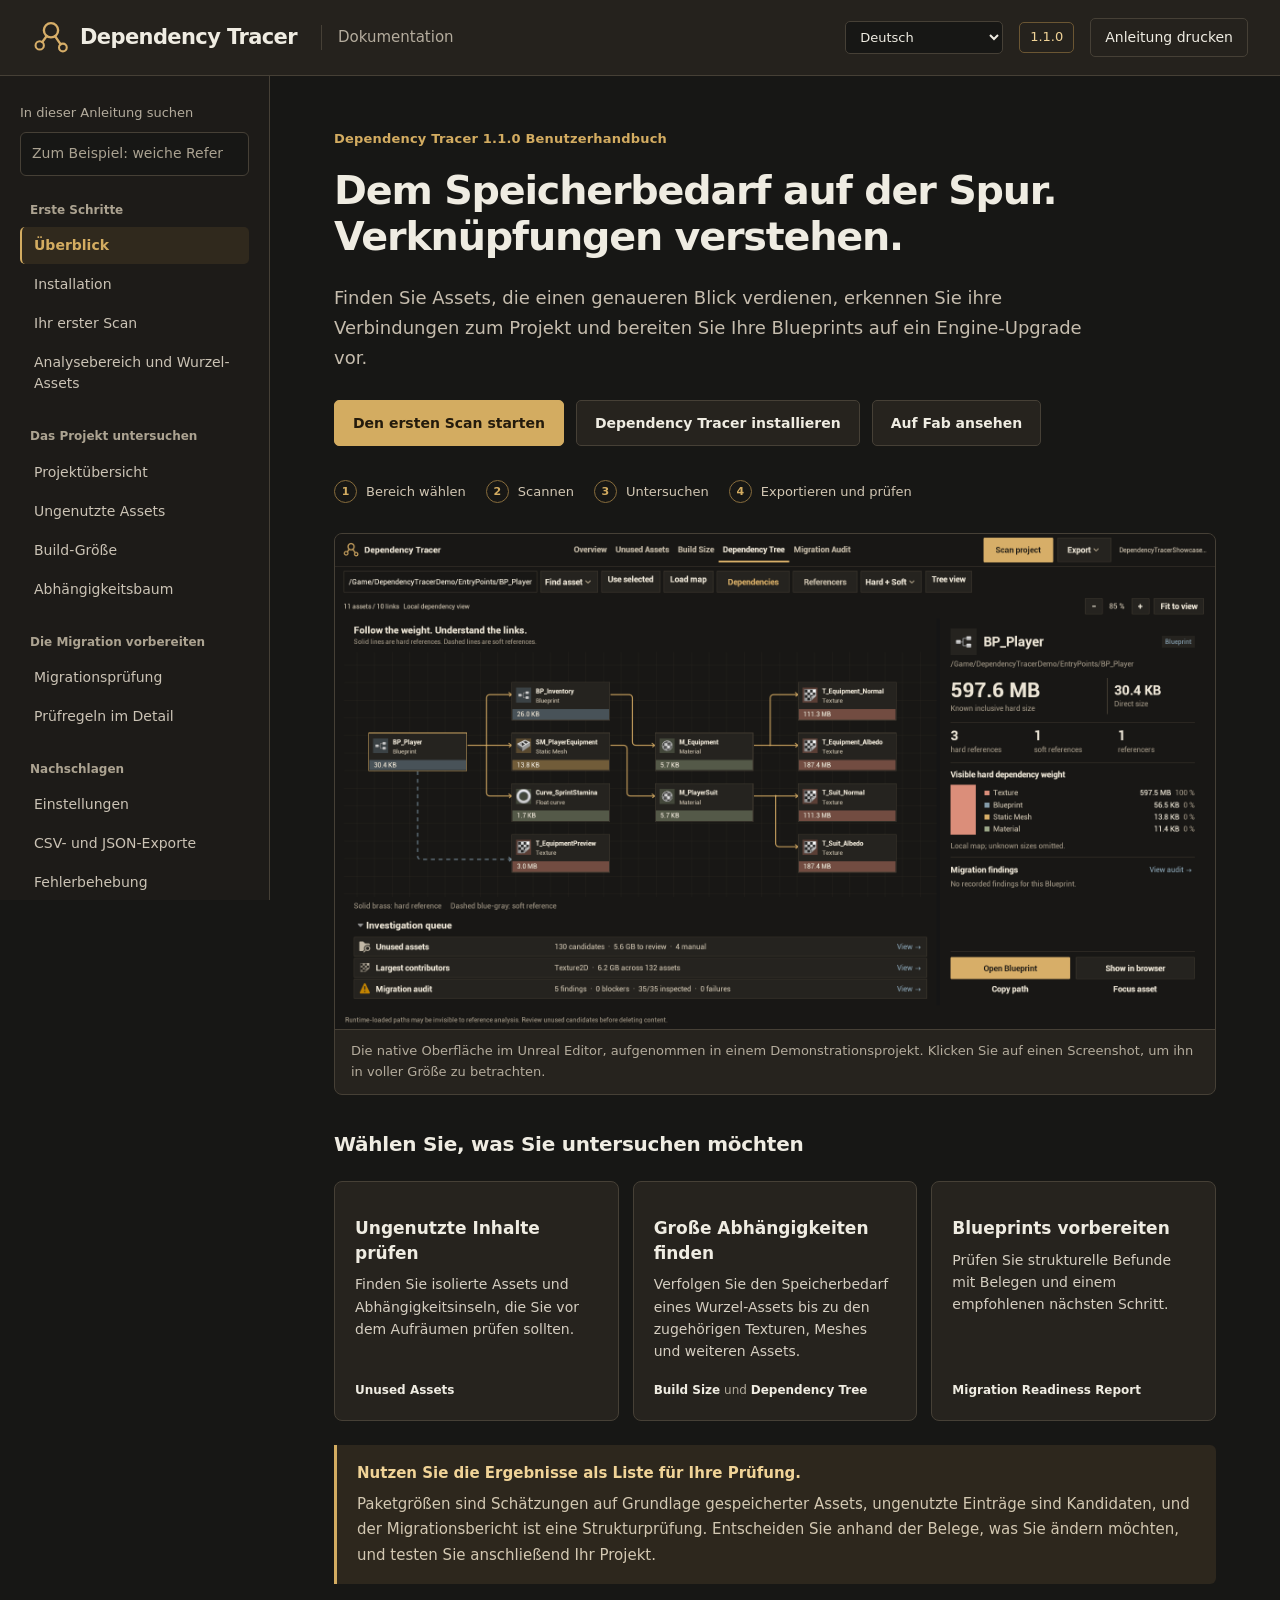
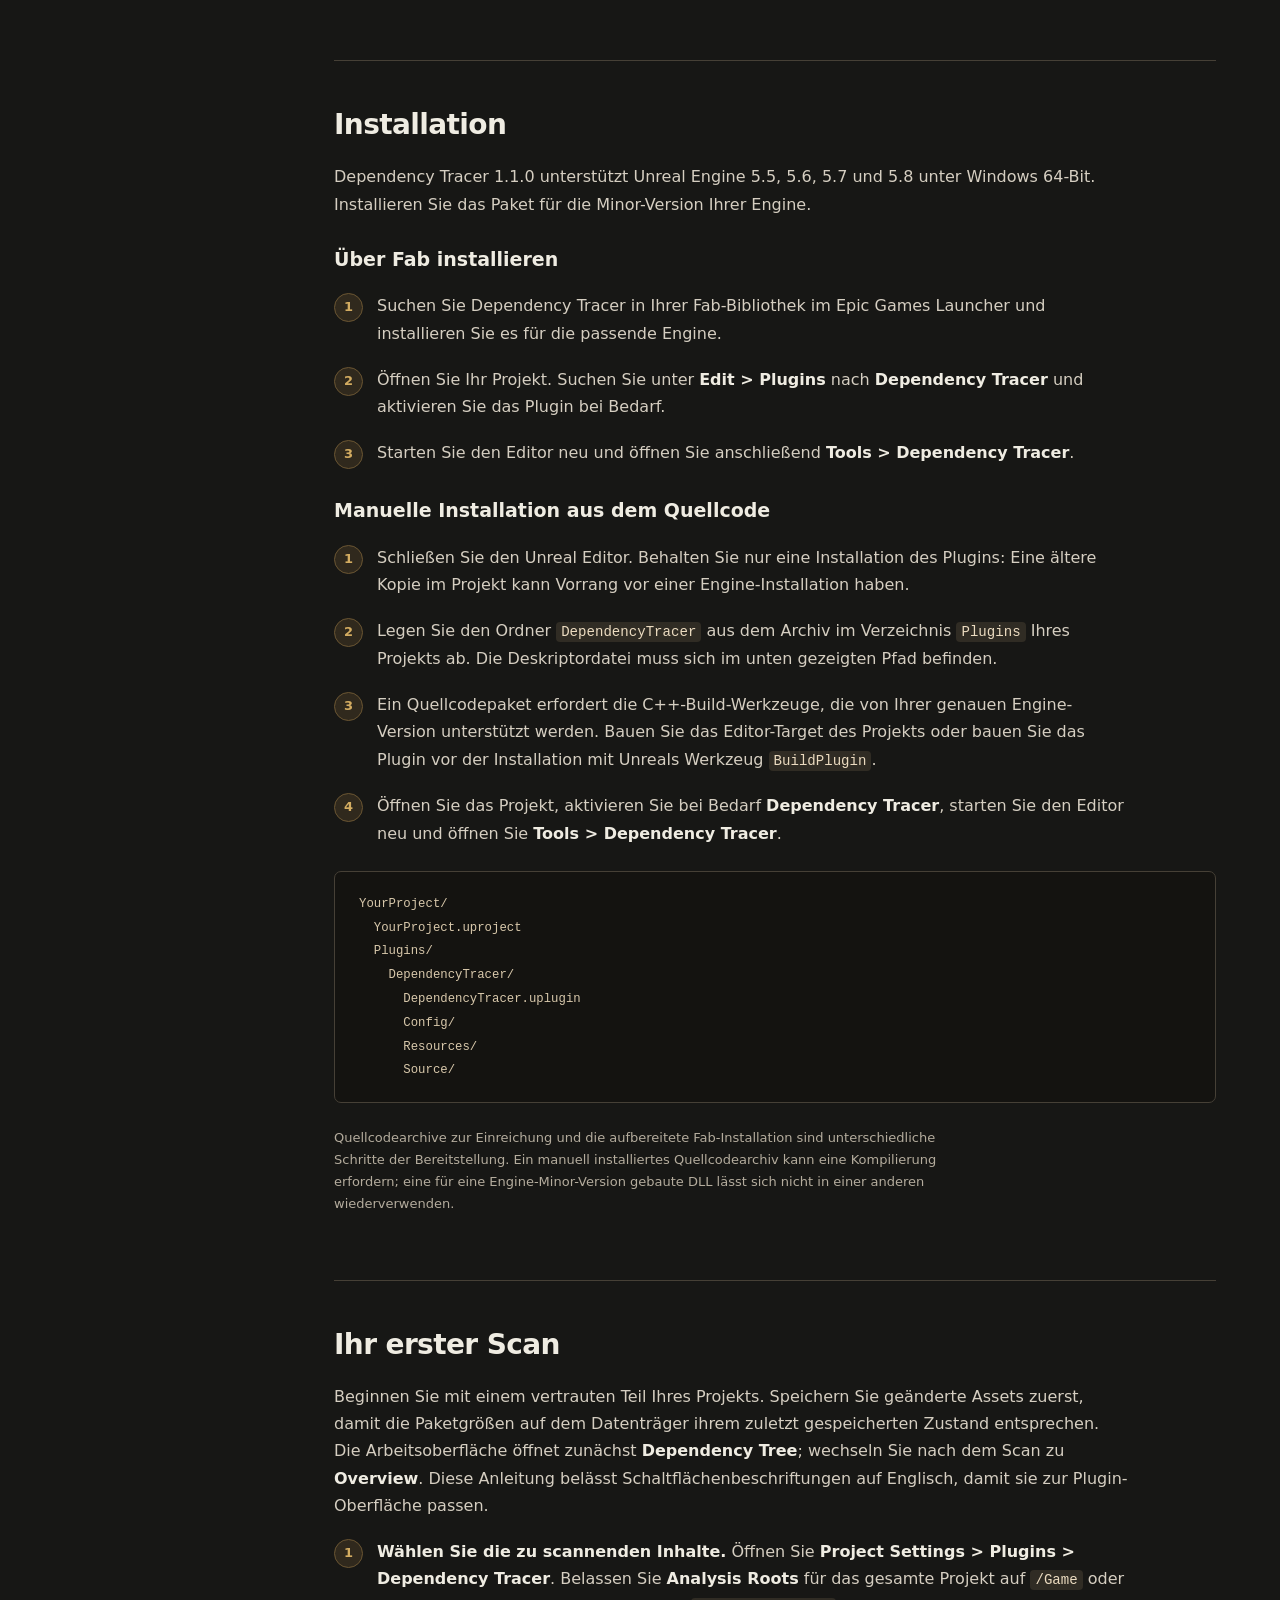
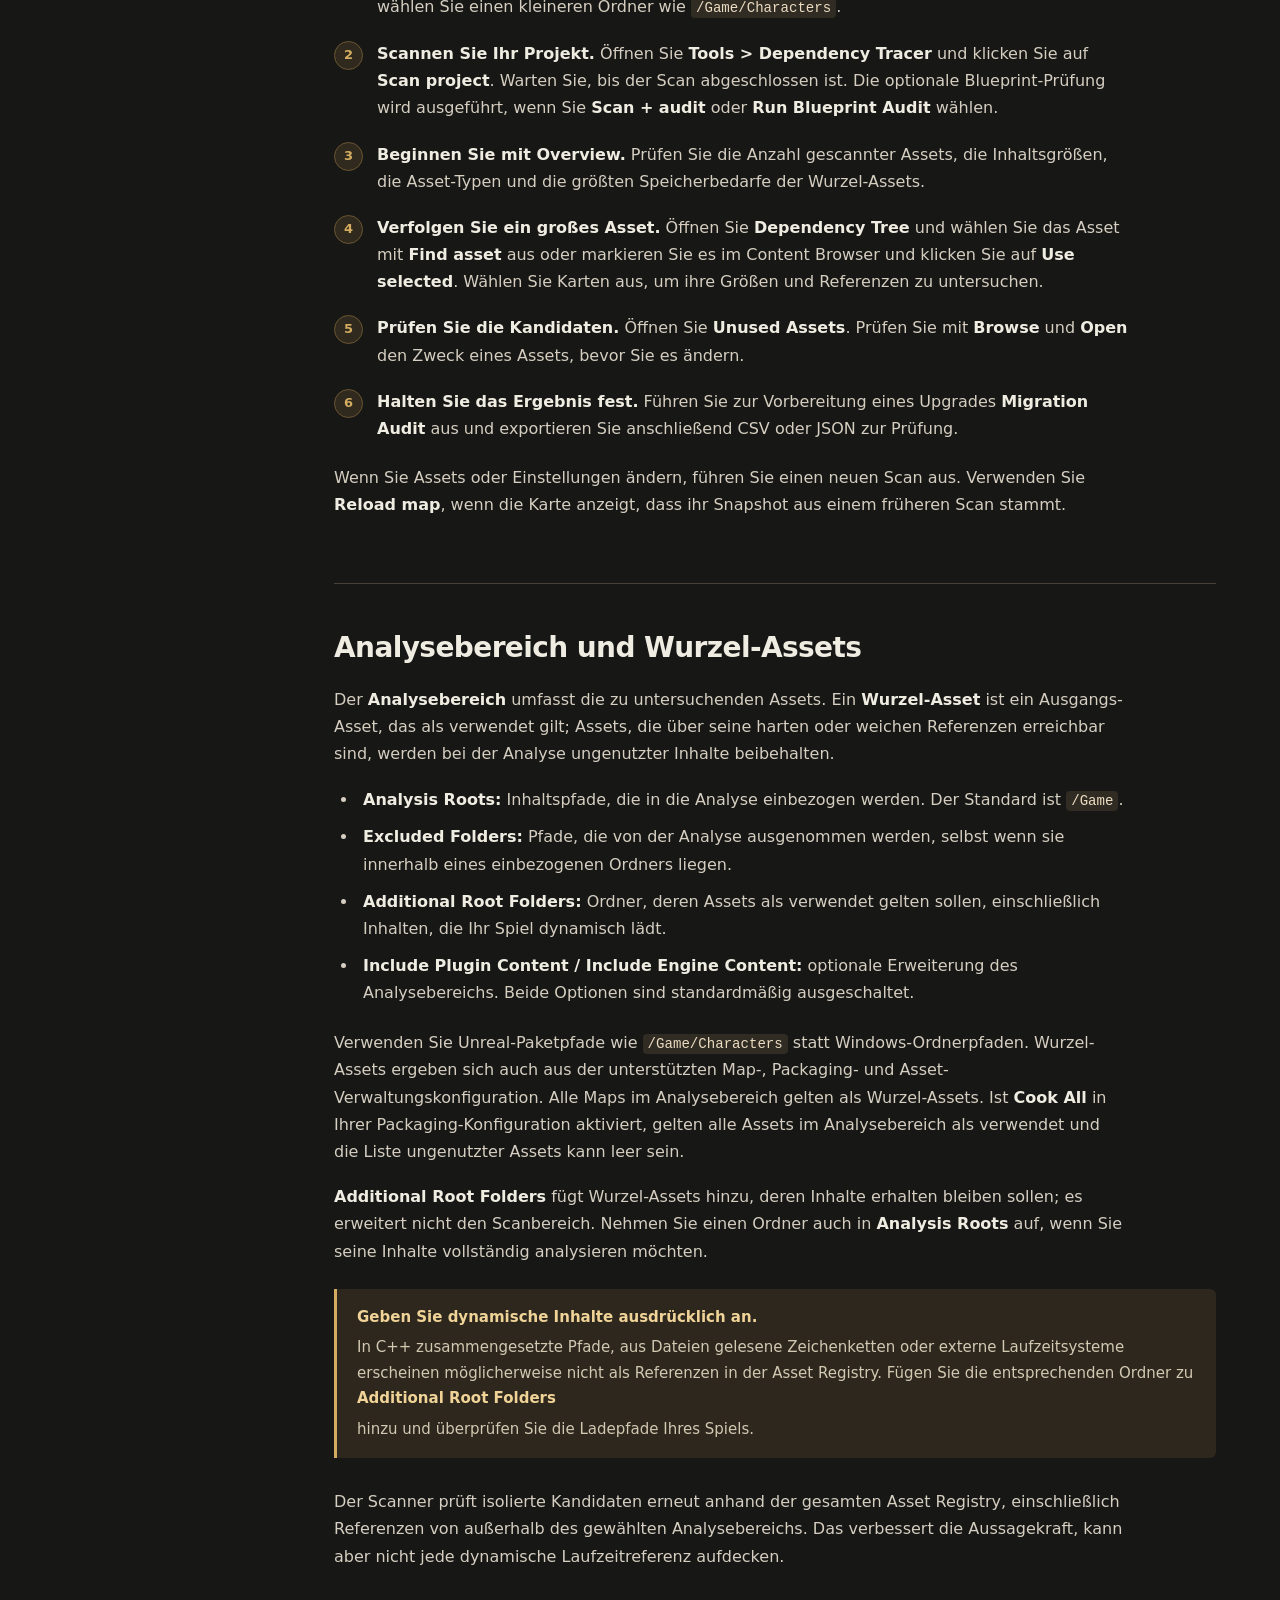
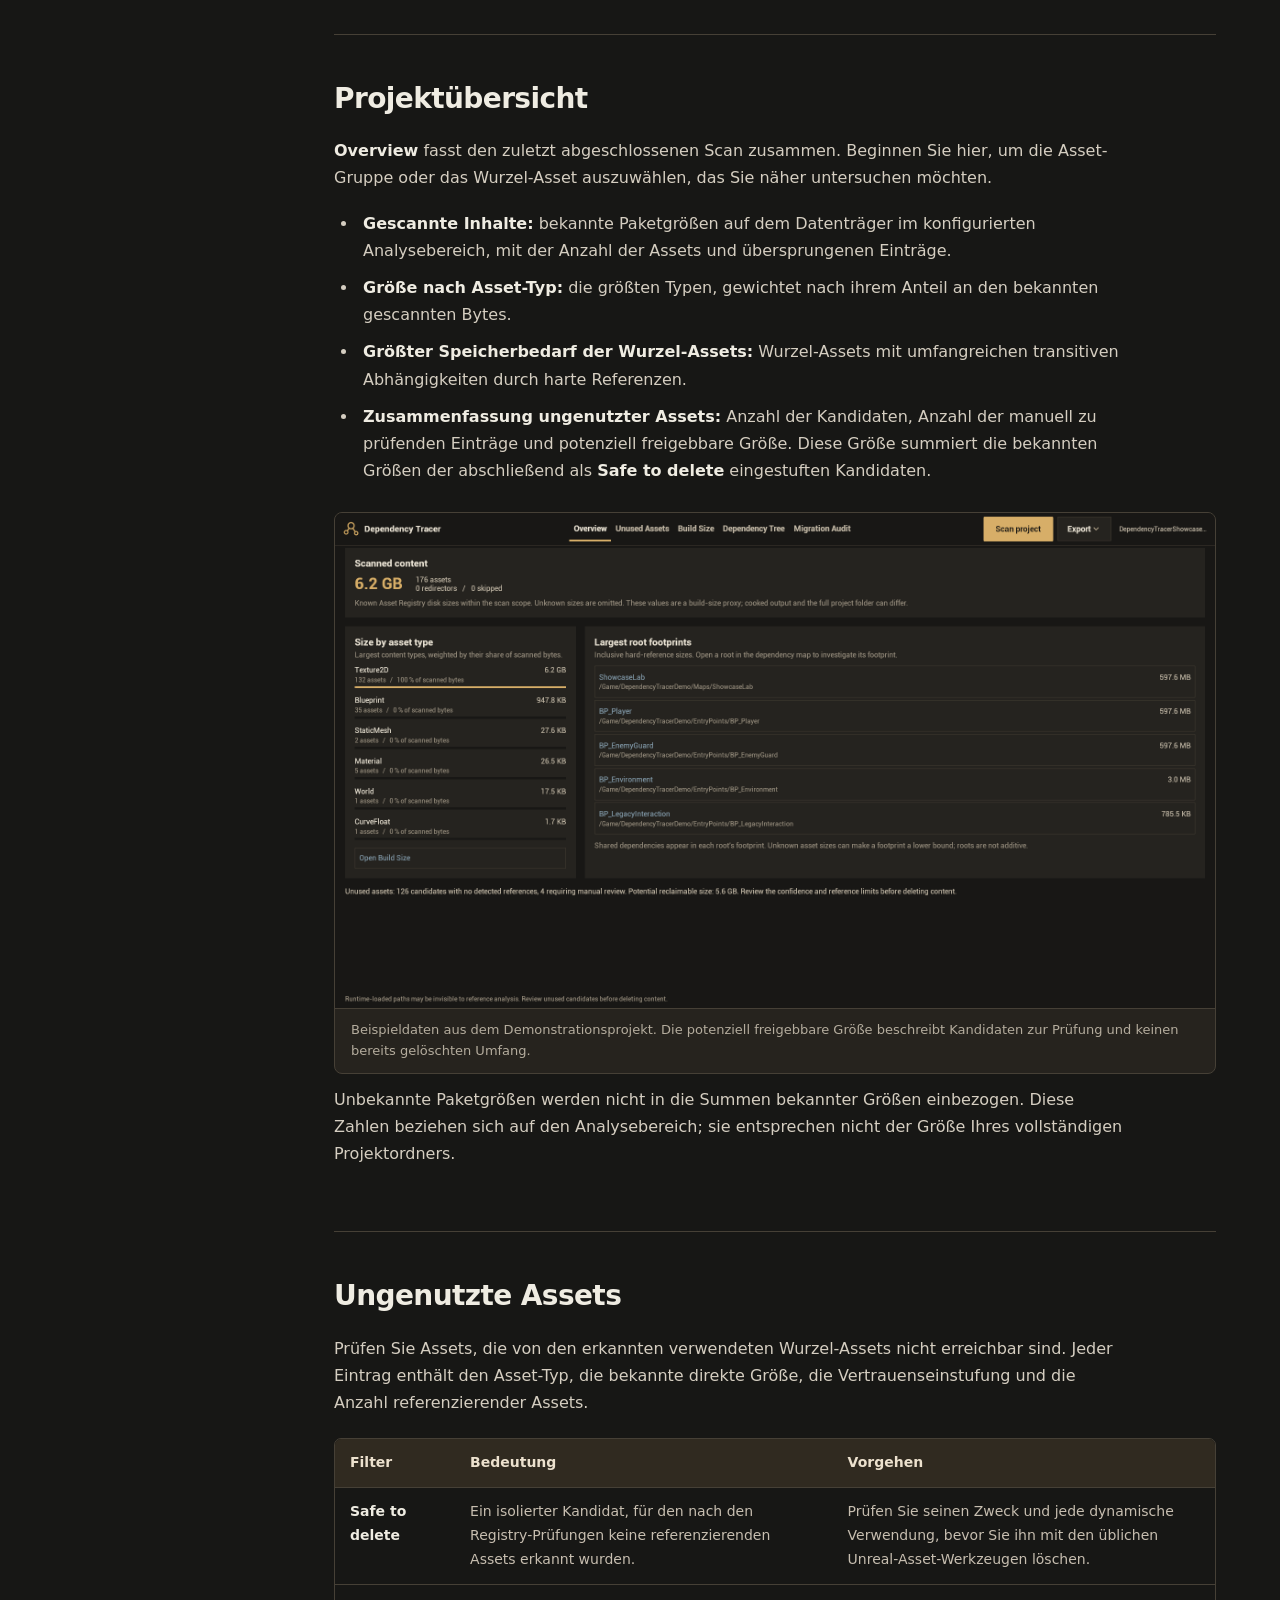
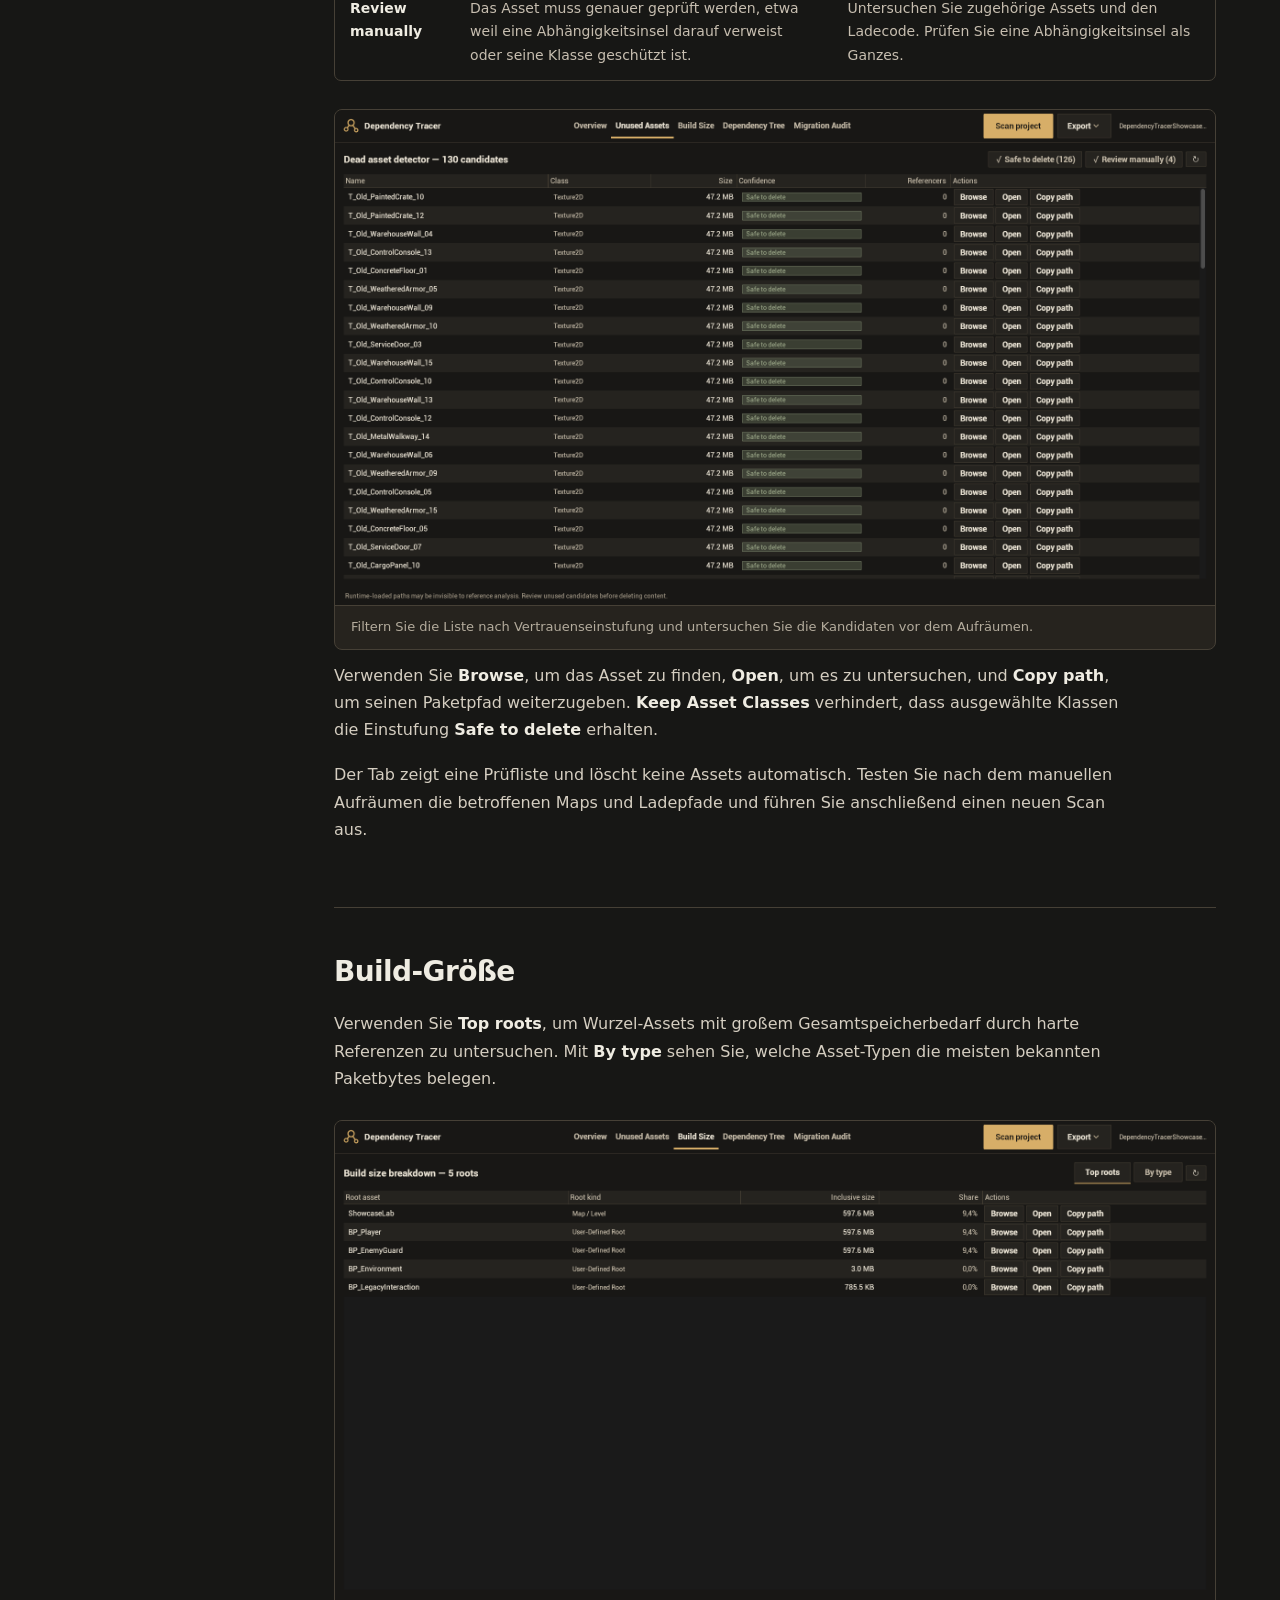
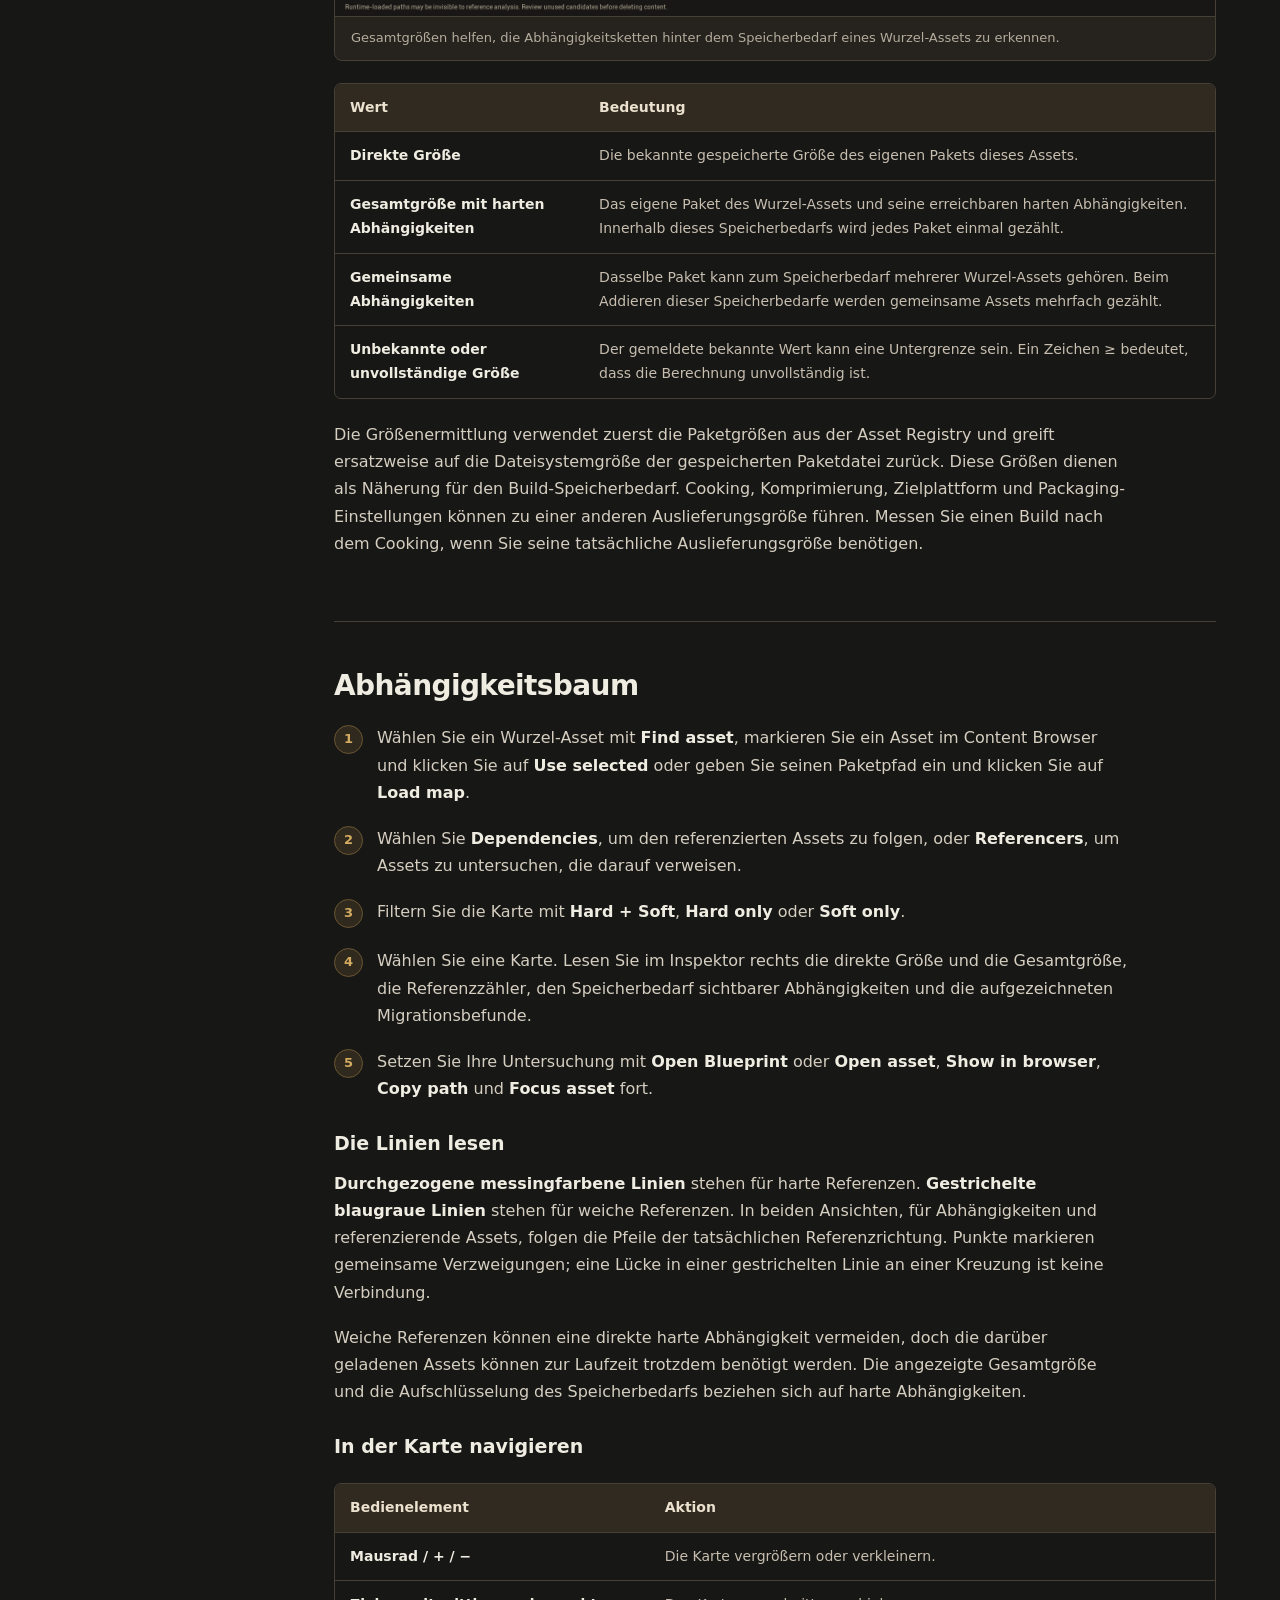
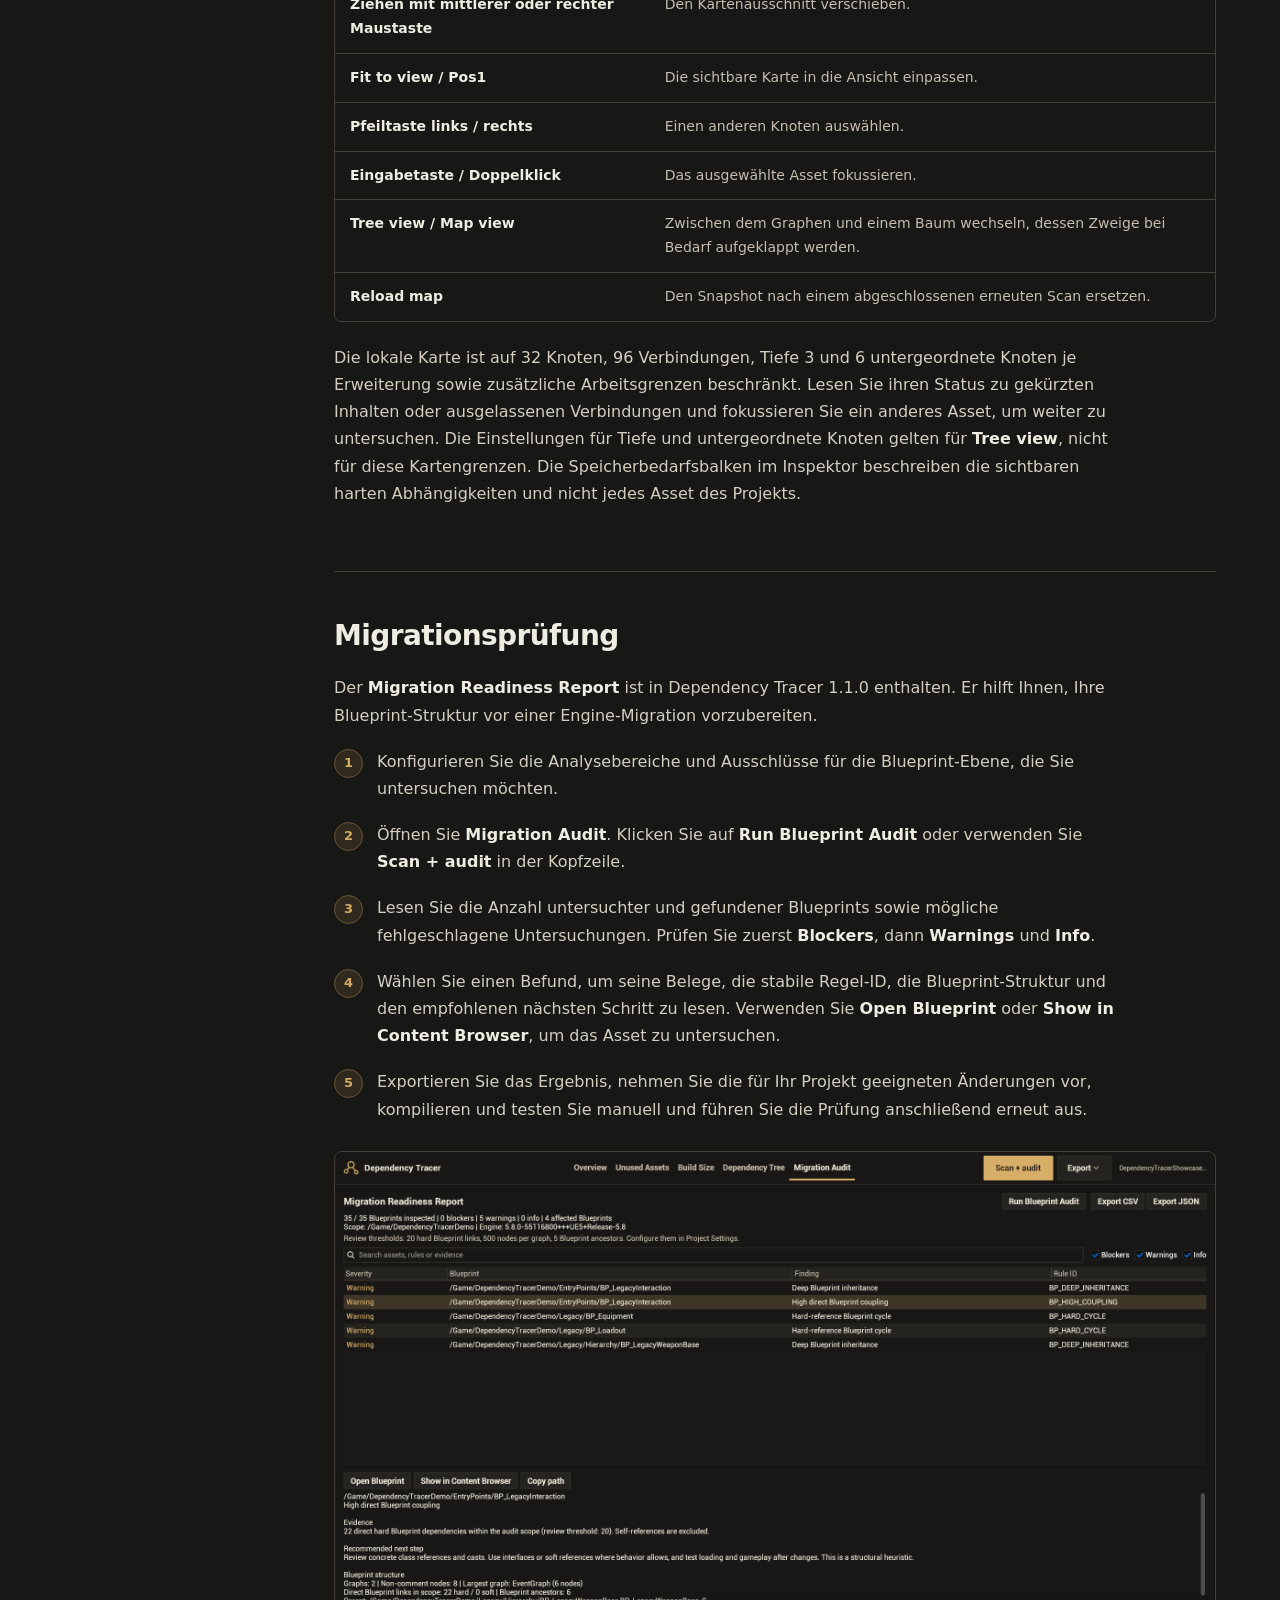
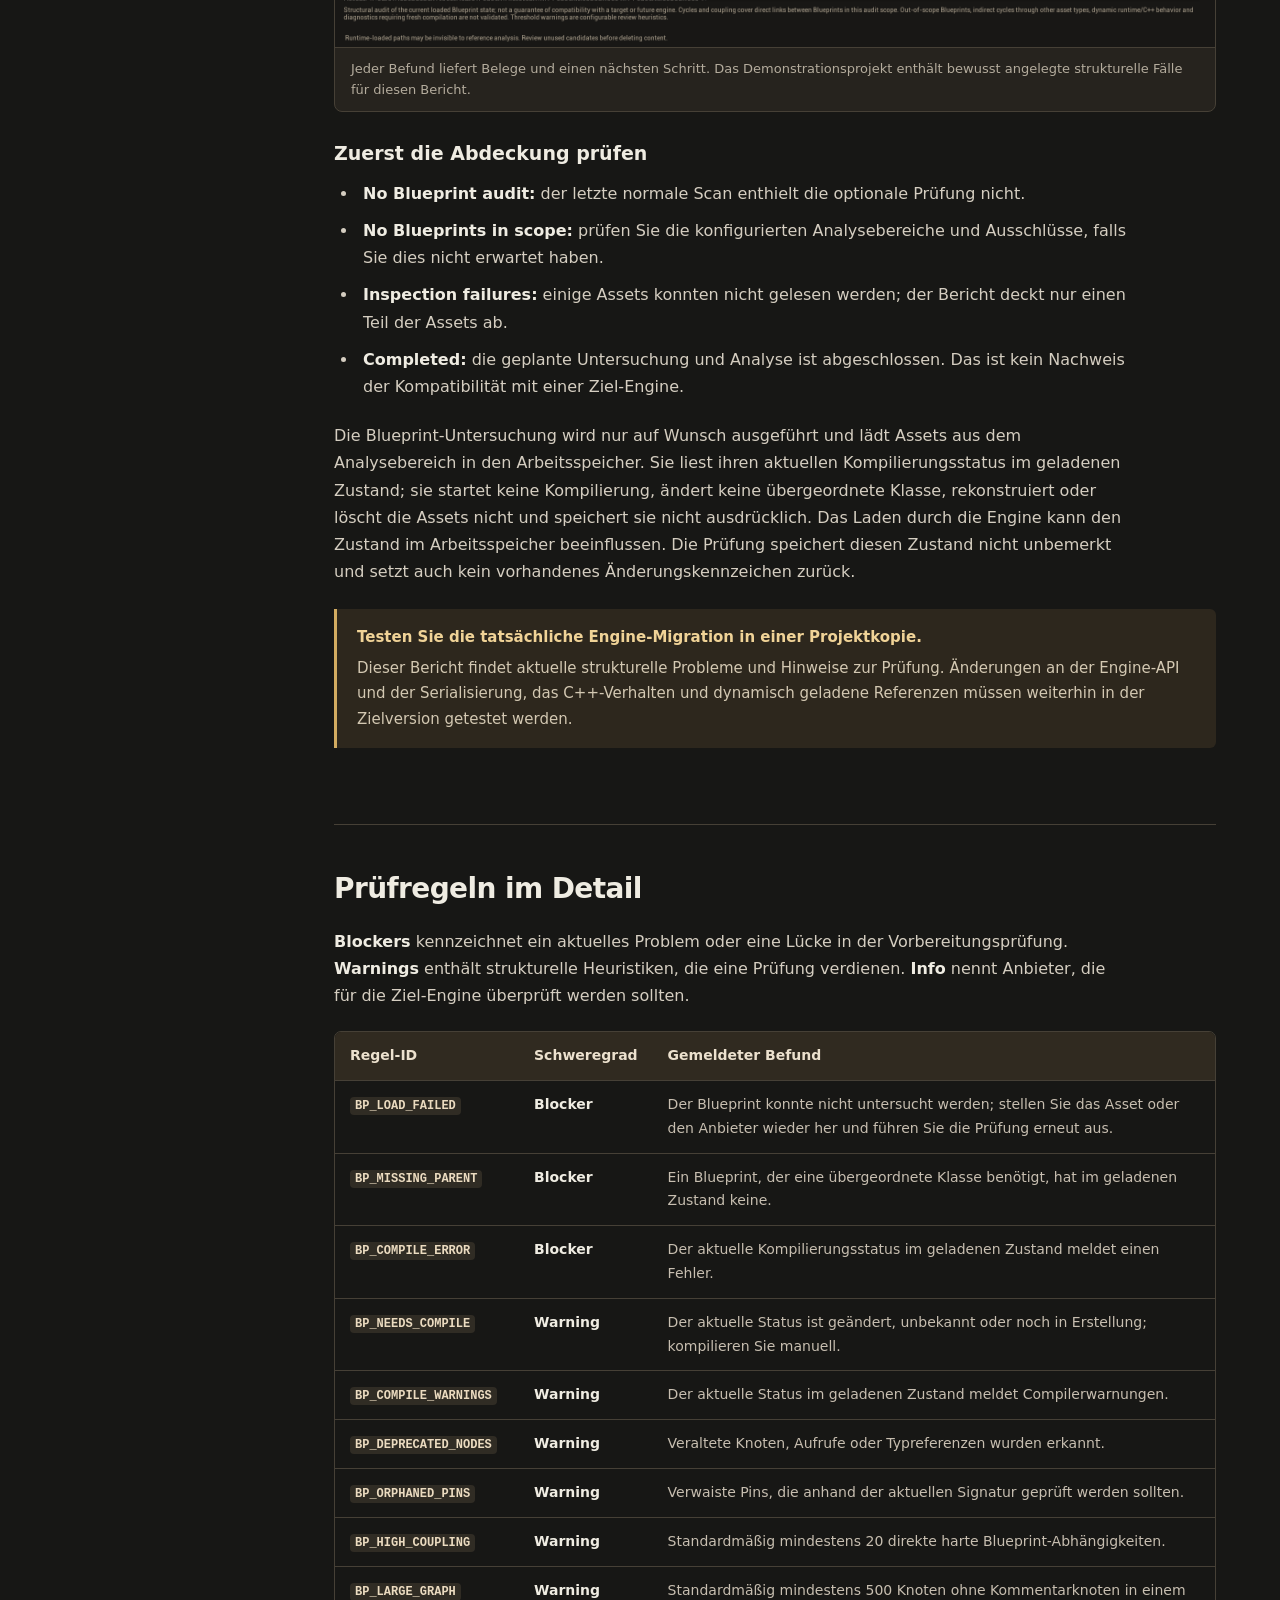
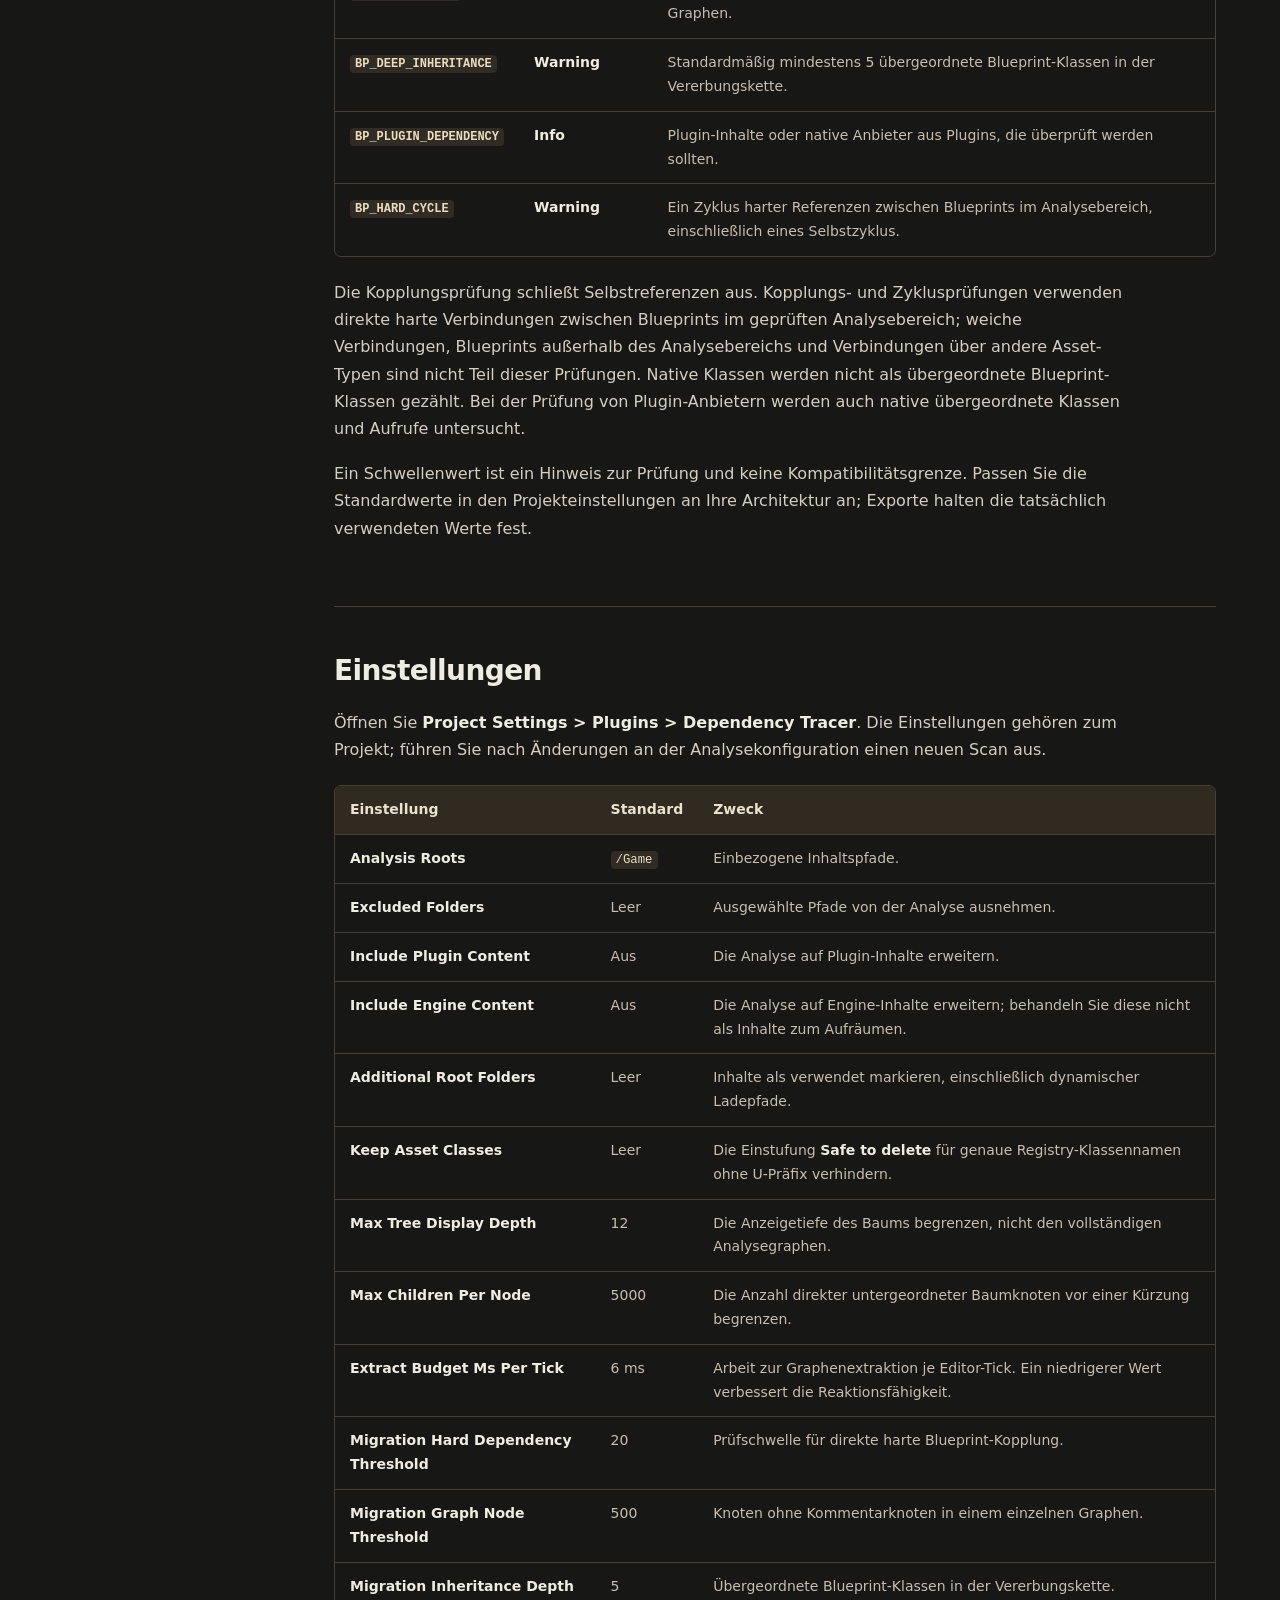
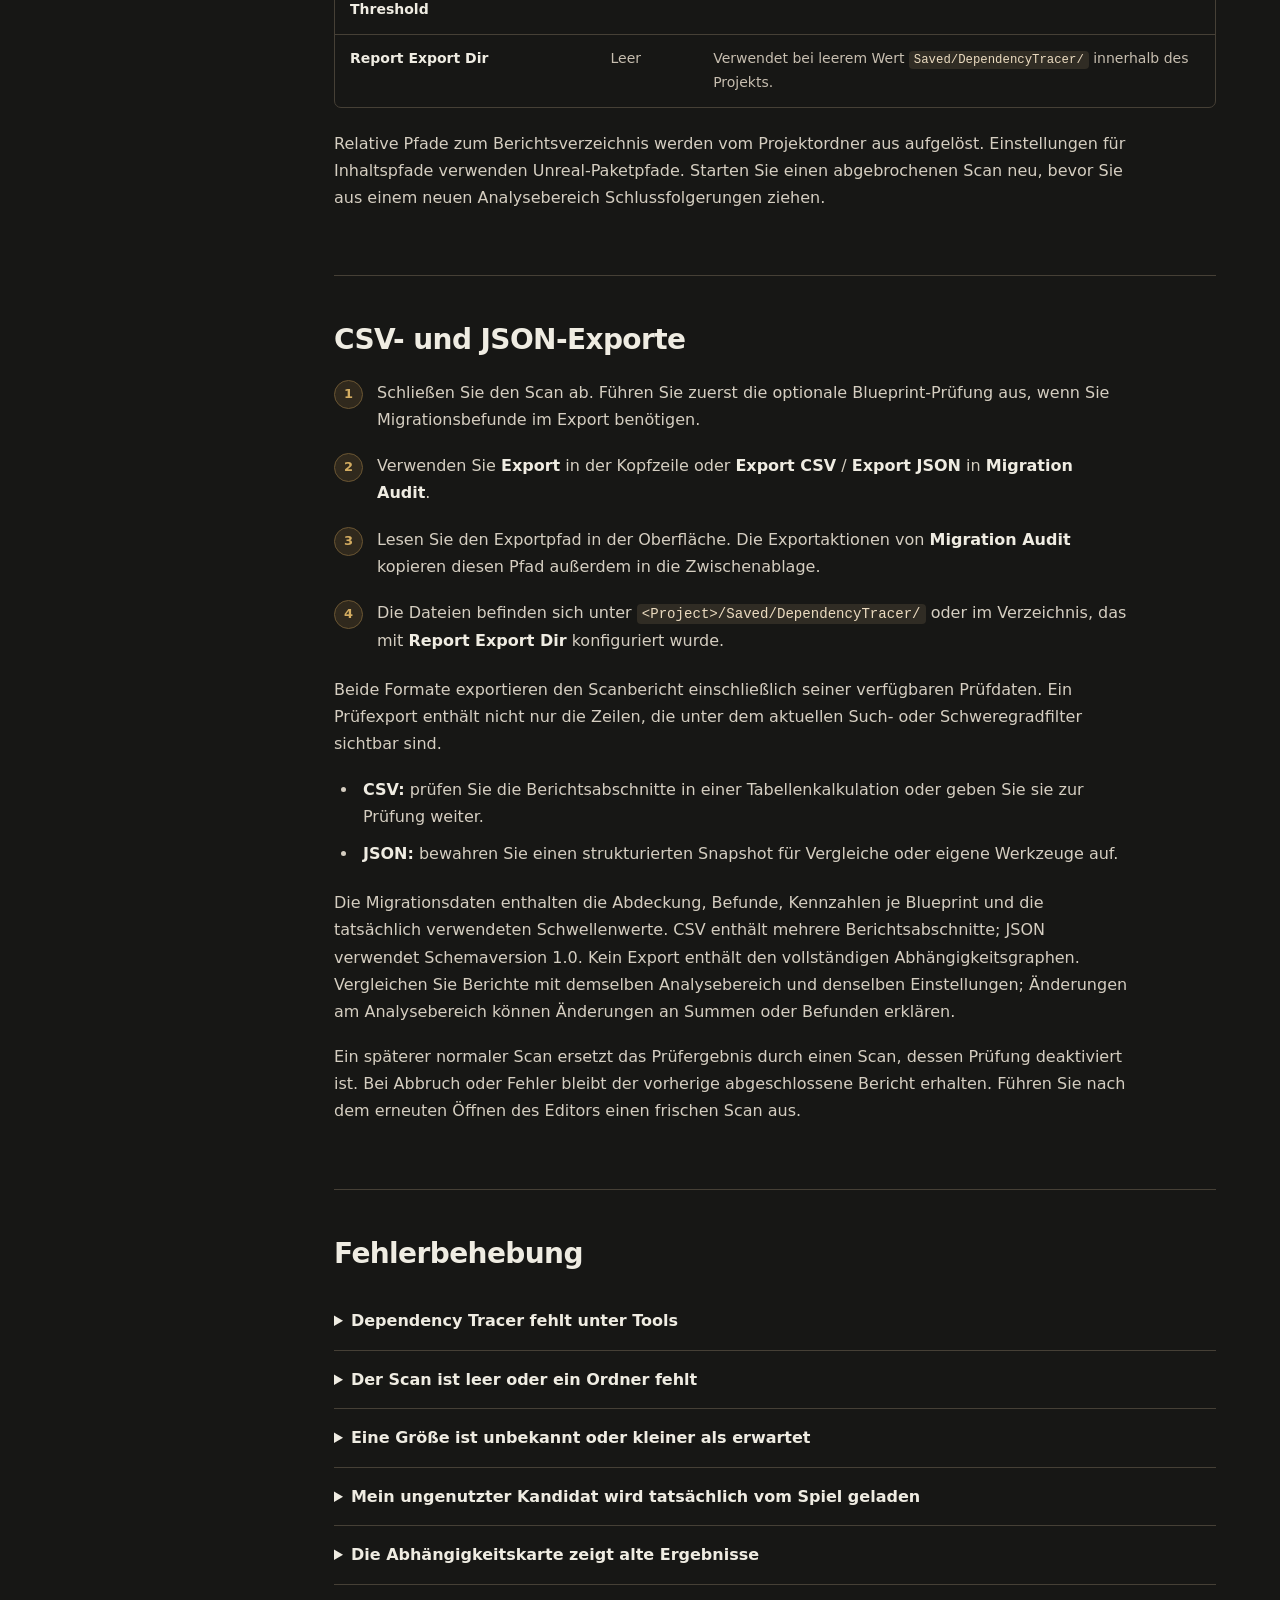
<file: de/index.html>
<!doctype html>
<html lang="de">
<head>
  <meta charset="utf-8">
  <meta name="viewport" content="width=device-width, initial-scale=1">
  <meta name="color-scheme" content="dark">
  <meta name="site-root" content="../">
  <meta name="description" content="Dependency Tracer installieren, ungenutzte Unreal-Engine-Assets prüfen, harte und weiche Referenzen untersuchen, Asset-Größen analysieren und den Blueprint Migration Readiness Report nutzen.">
  <title>Dependency Tracer Dokumentation | Unreal Engine</title>
  <link rel="canonical" href="https://nexusforgeue.github.io/dependencytracer-docs/de/">
  <link rel="alternate" hreflang="en" href="https://nexusforgeue.github.io/dependencytracer-docs/">
  <link rel="alternate" hreflang="zh-Hans" href="https://nexusforgeue.github.io/dependencytracer-docs/zh-Hans/">
  <link rel="alternate" hreflang="ru" href="https://nexusforgeue.github.io/dependencytracer-docs/ru/">
  <link rel="alternate" hreflang="es" href="https://nexusforgeue.github.io/dependencytracer-docs/es/">
  <link rel="alternate" hreflang="pt-BR" href="https://nexusforgeue.github.io/dependencytracer-docs/pt-BR/">
  <link rel="alternate" hreflang="de" href="https://nexusforgeue.github.io/dependencytracer-docs/de/">
  <link rel="alternate" hreflang="ja" href="https://nexusforgeue.github.io/dependencytracer-docs/ja/">
  <link rel="alternate" hreflang="fr" href="https://nexusforgeue.github.io/dependencytracer-docs/fr/">
  <link rel="alternate" hreflang="ko" href="https://nexusforgeue.github.io/dependencytracer-docs/ko/">
  <link rel="alternate" hreflang="x-default" href="https://nexusforgeue.github.io/dependencytracer-docs/">
  <link rel="icon" type="image/svg+xml" href="../assets/dependencytracer.svg">
  <link rel="stylesheet" href="../assets/style.css">
  <script src="../assets/app.js" defer></script>
</head>
<body data-search-one="{count} Kapitel gefunden." data-search-many="{count} Kapitel gefunden." data-search-empty="Keine Kapitel gefunden. Versuchen Sie einen kürzeren Suchbegriff.">
  <a class="skip-link" href="#main">Zur Dokumentation springen</a>
  <header class="site-header">
    <a class="brand" href="#overview" aria-label="Startseite der Dependency Tracer Dokumentation"><img src="../assets/dependencytracer.svg" alt="" width="38" height="38"><span>Dependency Tracer</span></a>
    <span class="header-label">Dokumentation</span>
    <div class="header-actions"><label class="language-picker"><span class="visually-hidden">Sprache der Dokumentation</span><select id="doc-locale" aria-label="Sprache der Dokumentation"><option value="en">English</option><option value="zh-Hans">简体中文</option><option value="ru">Русский</option><option value="es">Español</option><option value="pt-BR">Português (Brasil)</option><option value="de" selected>Deutsch</option><option value="ja">日本語</option><option value="fr">Français</option><option value="ko">한국어</option></select></label><span class="version">1.1.0</span><button class="print-button" type="button" id="print-guide">Anleitung drucken</button><button class="menu-button" type="button" id="menu-toggle" aria-controls="sidebar" aria-expanded="false">Menü</button></div>
  </header>
  <div class="site-layout">
    <aside class="sidebar" id="sidebar">
      <div class="search-box"><label for="doc-search">In dieser Anleitung suchen</label><input id="doc-search" type="search" placeholder="Zum Beispiel: weiche Referenzen oder Export" autocomplete="off" aria-controls="search-results"><div id="search-results" class="search-results" hidden></div><p class="visually-hidden" id="search-status" role="status"></p></div>
      <nav aria-label="Kapitel der Dokumentation">
        <p class="nav-heading">Erste Schritte</p>
        <a href="#overview" aria-current="location">Überblick</a><a href="#installation">Installation</a><a href="#quick-start">Ihr erster Scan</a><a href="#scope">Analysebereich und Wurzel-Assets</a>
        <p class="nav-heading">Das Projekt untersuchen</p>
        <a href="#project-overview">Projektübersicht</a><a href="#unused-assets">Ungenutzte Assets</a><a href="#build-size">Build-Größe</a><a href="#dependency-tree">Abhängigkeitsbaum</a>
        <p class="nav-heading">Die Migration vorbereiten</p>
        <a href="#migration-audit">Migrationsprüfung</a><a href="#audit-rules">Prüfregeln im Detail</a>
        <p class="nav-heading">Nachschlagen</p>
        <a href="#settings">Einstellungen</a><a href="#exports">CSV- und JSON-Exporte</a><a href="#troubleshooting">Fehlerbehebung</a><a href="#faq">Häufige Fragen</a><a href="#version">Version und Support</a>
      </nav>
      <div class="sidebar-footer">Unreal Engine 5.5 / 5.6 / 5.7 / 5.8<br>Windows 64-Bit</div>
    </aside>
    <main id="main" tabindex="-1">
      <section class="doc-section overview" id="overview" aria-labelledby="overview-title" data-search="erste Schritte Einführung Asset Optimierung Abhängigkeiten Migration Größe Blueprint">
        <p class="eyebrow">Dependency Tracer 1.1.0 Benutzerhandbuch</p>
        <h1 id="overview-title">Dem Speicherbedarf auf der Spur.<br>Verknüpfungen verstehen.</h1>
        <p class="lead">Finden Sie Assets, die einen genaueren Blick verdienen, erkennen Sie ihre Verbindungen zum Projekt und bereiten Sie Ihre Blueprints auf ein Engine-Upgrade vor.</p>
        <div class="intro-actions"><a class="primary-link" href="#quick-start">Den ersten Scan starten</a><a class="secondary-link" href="#installation">Dependency Tracer installieren</a><a class="secondary-link" href="https://www.fab.com/listings/be0472f5-6168-438f-9bc7-d650cd8481aa">Auf Fab ansehen</a></div>
        <div class="workflow" aria-label="Die vier Untersuchungsschritte"><span><b>1</b> Bereich wählen</span><span><b>2</b> Scannen</span><span><b>3</b> Untersuchen</span><span><b>4</b> Exportieren und prüfen</span></div>
        <figure class="screenshot hero-figure"><a href="../assets/screens/dependency-tree.png" target="_blank" rel="noopener" aria-label="Screenshot der Abhängigkeitskarte in voller Größe öffnen"><img src="../assets/screens/dependency-tree.png" width="1920" height="1080" alt="Die echte Abhängigkeitskarte von Dependency Tracer mit messingfarbenen Verzweigungen harter Referenzen, einer gestrichelten Verbindung für eine weiche Referenz und dem Inspektor des ausgewählten Assets."></a><figcaption>Die native Oberfläche im Unreal Editor, aufgenommen in einem Demonstrationsprojekt. Klicken Sie auf einen Screenshot, um ihn in voller Größe zu betrachten.</figcaption></figure>
        <h2>Wählen Sie, was Sie untersuchen möchten</h2>
        <div class="method-cards"><a href="#unused-assets"><h3>Ungenutzte Inhalte prüfen</h3><p>Finden Sie isolierte Assets und Abhängigkeitsinseln, die Sie vor dem Aufräumen prüfen sollten.</p><span><strong>Unused Assets</strong></span></a><a href="#build-size"><h3>Große Abhängigkeiten finden</h3><p>Verfolgen Sie den Speicherbedarf eines Wurzel-Assets bis zu den zugehörigen Texturen, Meshes und weiteren Assets.</p><span><strong>Build Size</strong> und <strong>Dependency Tree</strong></span></a><a href="#migration-audit"><h3>Blueprints vorbereiten</h3><p>Prüfen Sie strukturelle Befunde mit Belegen und einem empfohlenen nächsten Schritt.</p><span><strong>Migration Readiness Report</strong></span></a></div>
        <div class="intro-note"><strong>Nutzen Sie die Ergebnisse als Liste für Ihre Prüfung.</strong> Paketgrößen sind Schätzungen auf Grundlage gespeicherter Assets, ungenutzte Einträge sind Kandidaten, und der Migrationsbericht ist eine Strukturprüfung. Entscheiden Sie anhand der Belege, was Sie ändern möchten, und testen Sie anschließend Ihr Projekt.</div>
      </section>
      <section class="doc-section" id="installation" aria-labelledby="installation-title" data-search="Installation Fab Launcher ZIP Quellcode Compiler Build fehlende Module aktivieren Windows Plugins Version">
        <h2 id="installation-title">Installation</h2>
        <p>Dependency Tracer 1.1.0 unterstützt Unreal Engine 5.5, 5.6, 5.7 und 5.8 unter Windows 64-Bit. Installieren Sie das Paket für die Minor-Version Ihrer Engine.</p>
        <h3>Über Fab installieren</h3>
        <ol class="steps"><li>Suchen Sie Dependency Tracer in Ihrer Fab-Bibliothek im Epic Games Launcher und installieren Sie es für die passende Engine.</li><li>Öffnen Sie Ihr Projekt. Suchen Sie unter <strong>Edit &gt; Plugins</strong> nach <strong>Dependency Tracer</strong> und aktivieren Sie das Plugin bei Bedarf.</li><li>Starten Sie den Editor neu und öffnen Sie anschließend <strong>Tools &gt; Dependency Tracer</strong>.</li></ol>
        <h3>Manuelle Installation aus dem Quellcode</h3>
        <ol class="steps"><li>Schließen Sie den Unreal Editor. Behalten Sie nur eine Installation des Plugins: Eine ältere Kopie im Projekt kann Vorrang vor einer Engine-Installation haben.</li><li>Legen Sie den Ordner <code>DependencyTracer</code> aus dem Archiv im Verzeichnis <code>Plugins</code> Ihres Projekts ab. Die Deskriptordatei muss sich im unten gezeigten Pfad befinden.</li><li>Ein Quellcodepaket erfordert die C++-Build-Werkzeuge, die von Ihrer genauen Engine-Version unterstützt werden. Bauen Sie das Editor-Target des Projekts oder bauen Sie das Plugin vor der Installation mit Unreals Werkzeug <code>BuildPlugin</code>.</li><li>Öffnen Sie das Projekt, aktivieren Sie bei Bedarf <strong>Dependency Tracer</strong>, starten Sie den Editor neu und öffnen Sie <strong>Tools &gt; Dependency Tracer</strong>.</li></ol>
        <pre><code>YourProject/
  YourProject.uproject
  Plugins/
    DependencyTracer/
      DependencyTracer.uplugin
      Config/
      Resources/
      Source/</code></pre>
        <p class="small">Quellcodearchive zur Einreichung und die aufbereitete Fab-Installation sind unterschiedliche Schritte der Bereitstellung. Ein manuell installiertes Quellcodearchiv kann eine Kompilierung erfordern; eine für eine Engine-Minor-Version gebaute DLL lässt sich nicht in einer anderen wiederverwenden.</p>
      </section>
      <section class="doc-section" id="quick-start" aria-labelledby="quick-start-title" data-search="Anleitung erster Scan Scan project Asset speichern auswählen untersuchen Prüfung aufräumen">
        <h2 id="quick-start-title">Ihr erster Scan</h2>
        <p>Beginnen Sie mit einem vertrauten Teil Ihres Projekts. Speichern Sie geänderte Assets zuerst, damit die Paketgrößen auf dem Datenträger ihrem zuletzt gespeicherten Zustand entsprechen. Die Arbeitsoberfläche öffnet zunächst <strong>Dependency Tree</strong>; wechseln Sie nach dem Scan zu <strong>Overview</strong>. Diese Anleitung belässt Schaltflächenbeschriftungen auf Englisch, damit sie zur Plugin-Oberfläche passen.</p>
        <ol class="steps"><li><strong>Wählen Sie die zu scannenden Inhalte.</strong> Öffnen Sie <strong>Project Settings &gt; Plugins &gt; Dependency Tracer</strong>. Belassen Sie <strong>Analysis Roots</strong> für das gesamte Projekt auf <code>/Game</code> oder wählen Sie einen kleineren Ordner wie <code>/Game/Characters</code>.</li><li><strong>Scannen Sie Ihr Projekt.</strong> Öffnen Sie <strong>Tools &gt; Dependency Tracer</strong> und klicken Sie auf <strong>Scan project</strong>. Warten Sie, bis der Scan abgeschlossen ist. Die optionale Blueprint-Prüfung wird ausgeführt, wenn Sie <strong>Scan + audit</strong> oder <strong>Run Blueprint Audit</strong> wählen.</li><li><strong>Beginnen Sie mit Overview.</strong> Prüfen Sie die Anzahl gescannter Assets, die Inhaltsgrößen, die Asset-Typen und die größten Speicherbedarfe der Wurzel-Assets.</li><li><strong>Verfolgen Sie ein großes Asset.</strong> Öffnen Sie <strong>Dependency Tree</strong> und wählen Sie das Asset mit <strong>Find asset</strong> aus oder markieren Sie es im Content Browser und klicken Sie auf <strong>Use selected</strong>. Wählen Sie Karten aus, um ihre Größen und Referenzen zu untersuchen.</li><li><strong>Prüfen Sie die Kandidaten.</strong> Öffnen Sie <strong>Unused Assets</strong>. Prüfen Sie mit <strong>Browse</strong> und <strong>Open</strong> den Zweck eines Assets, bevor Sie es ändern.</li><li><strong>Halten Sie das Ergebnis fest.</strong> Führen Sie zur Vorbereitung eines Upgrades <strong>Migration Audit</strong> aus und exportieren Sie anschließend CSV oder JSON zur Prüfung.</li></ol>
        <p>Wenn Sie Assets oder Einstellungen ändern, führen Sie einen neuen Scan aus. Verwenden Sie <strong>Reload map</strong>, wenn die Karte anzeigt, dass ihr Snapshot aus einem früheren Scan stammt.</p>
      </section>
      <section class="doc-section" id="scope" aria-labelledby="scope-title" data-search="Analysebereich Analysis Roots Excluded Folders Additional Root Folders dynamisch laden Maps Cooking Packaging primäre Assets Wurzeln Plugin Engine Inhalte">
        <h2 id="scope-title">Analysebereich und Wurzel-Assets</h2>
        <p>Der <strong>Analysebereich</strong> umfasst die zu untersuchenden Assets. Ein <strong>Wurzel-Asset</strong> ist ein Ausgangs-Asset, das als verwendet gilt; Assets, die über seine harten oder weichen Referenzen erreichbar sind, werden bei der Analyse ungenutzter Inhalte beibehalten.</p>
        <ul><li><strong>Analysis Roots:</strong> Inhaltspfade, die in die Analyse einbezogen werden. Der Standard ist <code>/Game</code>.</li><li><strong>Excluded Folders:</strong> Pfade, die von der Analyse ausgenommen werden, selbst wenn sie innerhalb eines einbezogenen Ordners liegen.</li><li><strong>Additional Root Folders:</strong> Ordner, deren Assets als verwendet gelten sollen, einschließlich Inhalten, die Ihr Spiel dynamisch lädt.</li><li><strong>Include Plugin Content / Include Engine Content:</strong> optionale Erweiterung des Analysebereichs. Beide Optionen sind standardmäßig ausgeschaltet.</li></ul>
        <p>Verwenden Sie Unreal-Paketpfade wie <code>/Game/Characters</code> statt Windows-Ordnerpfaden. Wurzel-Assets ergeben sich auch aus der unterstützten Map-, Packaging- und Asset-Verwaltungskonfiguration. Alle Maps im Analysebereich gelten als Wurzel-Assets. Ist <strong>Cook All</strong> in Ihrer Packaging-Konfiguration aktiviert, gelten alle Assets im Analysebereich als verwendet und die Liste ungenutzter Assets kann leer sein.</p>
        <p><strong>Additional Root Folders</strong> fügt Wurzel-Assets hinzu, deren Inhalte erhalten bleiben sollen; es erweitert nicht den Scanbereich. Nehmen Sie einen Ordner auch in <strong>Analysis Roots</strong> auf, wenn Sie seine Inhalte vollständig analysieren möchten.</p>
        <div class="callout"><strong>Geben Sie dynamische Inhalte ausdrücklich an.</strong> In C++ zusammengesetzte Pfade, aus Dateien gelesene Zeichenketten oder externe Laufzeitsysteme erscheinen möglicherweise nicht als Referenzen in der Asset Registry. Fügen Sie die entsprechenden Ordner zu <strong>Additional Root Folders</strong> hinzu und überprüfen Sie die Ladepfade Ihres Spiels.</div>
        <p>Der Scanner prüft isolierte Kandidaten erneut anhand der gesamten Asset Registry, einschließlich Referenzen von außerhalb des gewählten Analysebereichs. Das verbessert die Aussagekraft, kann aber nicht jede dynamische Laufzeitreferenz aufdecken.</p>
      </section>
      <section class="doc-section" id="project-overview" aria-labelledby="project-overview-title" data-search="Overview Übersicht gesamt gescannt Inhaltsgrößen Typen größte Wurzeln übersprungen Redirectors Paket">
        <h2 id="project-overview-title">Projektübersicht</h2>
        <p><strong>Overview</strong> fasst den zuletzt abgeschlossenen Scan zusammen. Beginnen Sie hier, um die Asset-Gruppe oder das Wurzel-Asset auszuwählen, das Sie näher untersuchen möchten.</p>
        <ul><li><strong>Gescannte Inhalte:</strong> bekannte Paketgrößen auf dem Datenträger im konfigurierten Analysebereich, mit der Anzahl der Assets und übersprungenen Einträge.</li><li><strong>Größe nach Asset-Typ:</strong> die größten Typen, gewichtet nach ihrem Anteil an den bekannten gescannten Bytes.</li><li><strong>Größter Speicherbedarf der Wurzel-Assets:</strong> Wurzel-Assets mit umfangreichen transitiven Abhängigkeiten durch harte Referenzen.</li><li><strong>Zusammenfassung ungenutzter Assets:</strong> Anzahl der Kandidaten, Anzahl der manuell zu prüfenden Einträge und potenziell freigebbare Größe. Diese Größe summiert die bekannten Größen der abschließend als <strong>Safe to delete</strong> eingestuften Kandidaten.</li></ul>
        <figure class="screenshot"><a href="../assets/screens/overview.png" target="_blank" rel="noopener"><img src="../assets/screens/overview.png" width="1920" height="1080" alt="Die Übersicht zeigt gescannte Paketgrößen, Asset-Typen und große Speicherbedarfe von Wurzel-Assets." loading="lazy"></a><figcaption>Beispieldaten aus dem Demonstrationsprojekt. Die potenziell freigebbare Größe beschreibt Kandidaten zur Prüfung und keinen bereits gelöschten Umfang.</figcaption></figure>
        <p>Unbekannte Paketgrößen werden nicht in die Summen bekannter Größen einbezogen. Diese Zahlen beziehen sich auf den Analysebereich; sie entsprechen nicht der Größe Ihres vollständigen Projektordners.</p>
      </section>
      <section class="doc-section" id="unused-assets" aria-labelledby="unused-assets-title" data-search="Unused Assets Safe to delete Review manually Vertrauen löschen aufräumen verwaist Insel Referenzierende dynamische Referenzen">
        <h2 id="unused-assets-title">Ungenutzte Assets</h2>
        <p>Prüfen Sie Assets, die von den erkannten verwendeten Wurzel-Assets nicht erreichbar sind. Jeder Eintrag enthält den Asset-Typ, die bekannte direkte Größe, die Vertrauenseinstufung und die Anzahl referenzierender Assets.</p>
        <div class="table-scroll"><table><caption>Vertrauenseinstufung ungenutzter Assets</caption><thead><tr><th>Filter</th><th>Bedeutung</th><th>Vorgehen</th></tr></thead><tbody><tr><td><strong>Safe to delete</strong></td><td>Ein isolierter Kandidat, für den nach den Registry-Prüfungen keine referenzierenden Assets erkannt wurden.</td><td>Prüfen Sie seinen Zweck und jede dynamische Verwendung, bevor Sie ihn mit den üblichen Unreal-Asset-Werkzeugen löschen.</td></tr><tr><td><strong>Review manually</strong></td><td>Das Asset muss genauer geprüft werden, etwa weil eine Abhängigkeitsinsel darauf verweist oder seine Klasse geschützt ist.</td><td>Untersuchen Sie zugehörige Assets und den Ladecode. Prüfen Sie eine Abhängigkeitsinsel als Ganzes.</td></tr></tbody></table></div>
        <figure class="screenshot"><a href="../assets/screens/unused-assets.png" target="_blank" rel="noopener"><img src="../assets/screens/unused-assets.png" width="1920" height="1080" alt="Die Liste ungenutzter Assets zeigt Kandidaten mit Größe, Vertrauenseinstufung, referenzierenden Assets und Aktionen zum Auffinden, Öffnen und Kopieren des Pfads." loading="lazy"></a><figcaption>Filtern Sie die Liste nach Vertrauenseinstufung und untersuchen Sie die Kandidaten vor dem Aufräumen.</figcaption></figure>
        <p>Verwenden Sie <strong>Browse</strong>, um das Asset zu finden, <strong>Open</strong>, um es zu untersuchen, und <strong>Copy path</strong>, um seinen Paketpfad weiterzugeben. <strong>Keep Asset Classes</strong> verhindert, dass ausgewählte Klassen die Einstufung <strong>Safe to delete</strong> erhalten.</p>
        <p>Der Tab zeigt eine Prüfliste und löscht keine Assets automatisch. Testen Sie nach dem manuellen Aufräumen die betroffenen Maps und Ladepfade und führen Sie anschließend einen neuen Scan aus.</p>
      </section>
      <section class="doc-section" id="build-size" aria-labelledby="build-size-title" data-search="Build Size größte Wurzeln nach Typ Gesamtgröße direkt geteilt Textur Mesh Bytes Cooking komprimiert Packaging geschätzt">
        <h2 id="build-size-title">Build-Größe</h2>
        <p>Verwenden Sie <strong>Top roots</strong>, um Wurzel-Assets mit großem Gesamtspeicherbedarf durch harte Referenzen zu untersuchen. Mit <strong>By type</strong> sehen Sie, welche Asset-Typen die meisten bekannten Paketbytes belegen.</p>
        <figure class="screenshot"><a href="../assets/screens/build-size.png" target="_blank" rel="noopener"><img src="../assets/screens/build-size.png" width="1920" height="1080" alt="Die Build-Größenansicht zeigt Wurzel-Assets mit ihrer Gesamtgröße einschließlich Abhängigkeiten, ihrem Anteil und Asset-Aktionen." loading="lazy"></a><figcaption>Gesamtgrößen helfen, die Abhängigkeitsketten hinter dem Speicherbedarf eines Wurzel-Assets zu erkennen.</figcaption></figure>
        <div class="table-scroll"><table><caption>Direkte Asset-Größe und Größe einschließlich Abhängigkeiten</caption><thead><tr><th>Wert</th><th>Bedeutung</th></tr></thead><tbody><tr><td>Direkte Größe</td><td>Die bekannte gespeicherte Größe des eigenen Pakets dieses Assets.</td></tr><tr><td>Gesamtgröße mit harten Abhängigkeiten</td><td>Das eigene Paket des Wurzel-Assets und seine erreichbaren harten Abhängigkeiten. Innerhalb dieses Speicherbedarfs wird jedes Paket einmal gezählt.</td></tr><tr><td>Gemeinsame Abhängigkeiten</td><td>Dasselbe Paket kann zum Speicherbedarf mehrerer Wurzel-Assets gehören. Beim Addieren dieser Speicherbedarfe werden gemeinsame Assets mehrfach gezählt.</td></tr><tr><td>Unbekannte oder unvollständige Größe</td><td>Der gemeldete bekannte Wert kann eine Untergrenze sein. Ein Zeichen ≥ bedeutet, dass die Berechnung unvollständig ist.</td></tr></tbody></table></div>
        <p>Die Größenermittlung verwendet zuerst die Paketgrößen aus der Asset Registry und greift ersatzweise auf die Dateisystemgröße der gespeicherten Paketdatei zurück. Diese Größen dienen als Näherung für den Build-Speicherbedarf. Cooking, Komprimierung, Zielplattform und Packaging-Einstellungen können zu einer anderen Auslieferungsgröße führen. Messen Sie einen Build nach dem Cooking, wenn Sie seine tatsächliche Auslieferungsgröße benötigen.</p>
      </section>
      <section class="doc-section" id="dependency-tree" aria-labelledby="dependency-tree-title" data-search="Dependency Tree Karte Graph Inspektor hart weich Referenzierende Pfeile Zoom verschieben Tastatur ausgewählt Find asset Fit to view Load map Reload map Tree view">
        <h2 id="dependency-tree-title">Abhängigkeitsbaum</h2>
        <ol class="steps"><li>Wählen Sie ein Wurzel-Asset mit <strong>Find asset</strong>, markieren Sie ein Asset im Content Browser und klicken Sie auf <strong>Use selected</strong> oder geben Sie seinen Paketpfad ein und klicken Sie auf <strong>Load map</strong>.</li><li>Wählen Sie <strong>Dependencies</strong>, um den referenzierten Assets zu folgen, oder <strong>Referencers</strong>, um Assets zu untersuchen, die darauf verweisen.</li><li>Filtern Sie die Karte mit <strong>Hard + Soft</strong>, <strong>Hard only</strong> oder <strong>Soft only</strong>.</li><li>Wählen Sie eine Karte. Lesen Sie im Inspektor rechts die direkte Größe und die Gesamtgröße, die Referenzzähler, den Speicherbedarf sichtbarer Abhängigkeiten und die aufgezeichneten Migrationsbefunde.</li><li>Setzen Sie Ihre Untersuchung mit <strong>Open Blueprint</strong> oder <strong>Open asset</strong>, <strong>Show in browser</strong>, <strong>Copy path</strong> und <strong>Focus asset</strong> fort.</li></ol>
        <h3>Die Linien lesen</h3>
        <p><strong>Durchgezogene messingfarbene Linien</strong> stehen für harte Referenzen. <strong>Gestrichelte blaugraue Linien</strong> stehen für weiche Referenzen. In beiden Ansichten, für Abhängigkeiten und referenzierende Assets, folgen die Pfeile der tatsächlichen Referenzrichtung. Punkte markieren gemeinsame Verzweigungen; eine Lücke in einer gestrichelten Linie an einer Kreuzung ist keine Verbindung.</p>
        <p>Weiche Referenzen können eine direkte harte Abhängigkeit vermeiden, doch die darüber geladenen Assets können zur Laufzeit trotzdem benötigt werden. Die angezeigte Gesamtgröße und die Aufschlüsselung des Speicherbedarfs beziehen sich auf harte Abhängigkeiten.</p>
        <h3>In der Karte navigieren</h3>
        <div class="table-scroll"><table><caption>Bedienung der Abhängigkeitskarte</caption><thead><tr><th>Bedienelement</th><th>Aktion</th></tr></thead><tbody><tr><td>Mausrad / + / −</td><td>Die Karte vergrößern oder verkleinern.</td></tr><tr><td>Ziehen mit mittlerer oder rechter Maustaste</td><td>Den Kartenausschnitt verschieben.</td></tr><tr><td><strong>Fit to view</strong> / Pos1</td><td>Die sichtbare Karte in die Ansicht einpassen.</td></tr><tr><td>Pfeiltaste links / rechts</td><td>Einen anderen Knoten auswählen.</td></tr><tr><td>Eingabetaste / Doppelklick</td><td>Das ausgewählte Asset fokussieren.</td></tr><tr><td><strong>Tree view</strong> / <strong>Map view</strong></td><td>Zwischen dem Graphen und einem Baum wechseln, dessen Zweige bei Bedarf aufgeklappt werden.</td></tr><tr><td><strong>Reload map</strong></td><td>Den Snapshot nach einem abgeschlossenen erneuten Scan ersetzen.</td></tr></tbody></table></div>
        <p>Die lokale Karte ist auf 32 Knoten, 96 Verbindungen, Tiefe 3 und 6 untergeordnete Knoten je Erweiterung sowie zusätzliche Arbeitsgrenzen beschränkt. Lesen Sie ihren Status zu gekürzten Inhalten oder ausgelassenen Verbindungen und fokussieren Sie ein anderes Asset, um weiter zu untersuchen. Die Einstellungen für Tiefe und untergeordnete Knoten gelten für <strong>Tree view</strong>, nicht für diese Kartengrenzen. Die Speicherbedarfsbalken im Inspektor beschreiben die sichtbaren harten Abhängigkeiten und nicht jedes Asset des Projekts.</p>
      </section>
      <section class="doc-section" id="migration-audit" aria-labelledby="migration-audit-title" data-search="Migration Audit Migration Readiness Report Blueprint Upgrade Engine Prüfung Blocker Warnungen Info Abdeckung Untersuchung kompilieren speichern Anbieter Schwellenwert">
        <h2 id="migration-audit-title">Migrationsprüfung</h2>
        <p>Der <strong>Migration Readiness Report</strong> ist in Dependency Tracer 1.1.0 enthalten. Er hilft Ihnen, Ihre Blueprint-Struktur vor einer Engine-Migration vorzubereiten.</p>
        <ol class="steps"><li>Konfigurieren Sie die Analysebereiche und Ausschlüsse für die Blueprint-Ebene, die Sie untersuchen möchten.</li><li>Öffnen Sie <strong>Migration Audit</strong>. Klicken Sie auf <strong>Run Blueprint Audit</strong> oder verwenden Sie <strong>Scan + audit</strong> in der Kopfzeile.</li><li>Lesen Sie die Anzahl untersuchter und gefundener Blueprints sowie mögliche fehlgeschlagene Untersuchungen. Prüfen Sie zuerst <strong>Blockers</strong>, dann <strong>Warnings</strong> und <strong>Info</strong>.</li><li>Wählen Sie einen Befund, um seine Belege, die stabile Regel-ID, die Blueprint-Struktur und den empfohlenen nächsten Schritt zu lesen. Verwenden Sie <strong>Open Blueprint</strong> oder <strong>Show in Content Browser</strong>, um das Asset zu untersuchen.</li><li>Exportieren Sie das Ergebnis, nehmen Sie die für Ihr Projekt geeigneten Änderungen vor, kompilieren und testen Sie manuell und führen Sie die Prüfung anschließend erneut aus.</li></ol>
        <figure class="screenshot"><a href="../assets/screens/migration-audit.png" target="_blank" rel="noopener"><img src="../assets/screens/migration-audit.png" width="1920" height="1080" alt="Der Bericht zur Migrationsvorbereitung mit Blueprint-Abdeckung, Filtern nach Schweregrad, Befunden, Belegen und empfohlenen nächsten Schritten." loading="lazy"></a><figcaption>Jeder Befund liefert Belege und einen nächsten Schritt. Das Demonstrationsprojekt enthält bewusst angelegte strukturelle Fälle für diesen Bericht.</figcaption></figure>
        <h3>Zuerst die Abdeckung prüfen</h3>
        <ul><li><strong>No Blueprint audit:</strong> der letzte normale Scan enthielt die optionale Prüfung nicht.</li><li><strong>No Blueprints in scope:</strong> prüfen Sie die konfigurierten Analysebereiche und Ausschlüsse, falls Sie dies nicht erwartet haben.</li><li><strong>Inspection failures:</strong> einige Assets konnten nicht gelesen werden; der Bericht deckt nur einen Teil der Assets ab.</li><li><strong>Completed:</strong> die geplante Untersuchung und Analyse ist abgeschlossen. Das ist kein Nachweis der Kompatibilität mit einer Ziel-Engine.</li></ul>
        <p>Die Blueprint-Untersuchung wird nur auf Wunsch ausgeführt und lädt Assets aus dem Analysebereich in den Arbeitsspeicher. Sie liest ihren aktuellen Kompilierungsstatus im geladenen Zustand; sie startet keine Kompilierung, ändert keine übergeordnete Klasse, rekonstruiert oder löscht die Assets nicht und speichert sie nicht ausdrücklich. Das Laden durch die Engine kann den Zustand im Arbeitsspeicher beeinflussen. Die Prüfung speichert diesen Zustand nicht unbemerkt und setzt auch kein vorhandenes Änderungskennzeichen zurück.</p>
        <div class="callout"><strong>Testen Sie die tatsächliche Engine-Migration in einer Projektkopie.</strong> Dieser Bericht findet aktuelle strukturelle Probleme und Hinweise zur Prüfung. Änderungen an der Engine-API und der Serialisierung, das C++-Verhalten und dynamisch geladene Referenzen müssen weiterhin in der Zielversion getestet werden.</div>
      </section>
      <section class="doc-section" id="audit-rules" aria-labelledby="audit-rules-title" data-search="Regel ID BP_LOAD_FAILED BP_MISSING_PARENT BP_COMPILE_ERROR BP_NEEDS_COMPILE BP_COMPILE_WARNINGS BP_DEPRECATED_NODES BP_ORPHANED_PINS BP_HIGH_COUPLING BP_LARGE_GRAPH BP_DEEP_INHERITANCE BP_PLUGIN_DEPENDENCY BP_HARD_CYCLE">
        <h2 id="audit-rules-title">Prüfregeln im Detail</h2>
        <p><strong>Blockers</strong> kennzeichnet ein aktuelles Problem oder eine Lücke in der Vorbereitungsprüfung. <strong>Warnings</strong> enthält strukturelle Heuristiken, die eine Prüfung verdienen. <strong>Info</strong> nennt Anbieter, die für die Ziel-Engine überprüft werden sollten.</p>
        <div class="table-scroll"><table><caption>Regeln der Migrationsprüfung in Version 1.1.0</caption><thead><tr><th>Regel-ID</th><th>Schweregrad</th><th>Gemeldeter Befund</th></tr></thead><tbody>
          <tr><td><code class="rule-id">BP_LOAD_FAILED</code></td><td><strong>Blocker</strong></td><td>Der Blueprint konnte nicht untersucht werden; stellen Sie das Asset oder den Anbieter wieder her und führen Sie die Prüfung erneut aus.</td></tr>
          <tr><td><code class="rule-id">BP_MISSING_PARENT</code></td><td><strong>Blocker</strong></td><td>Ein Blueprint, der eine übergeordnete Klasse benötigt, hat im geladenen Zustand keine.</td></tr>
          <tr><td><code class="rule-id">BP_COMPILE_ERROR</code></td><td><strong>Blocker</strong></td><td>Der aktuelle Kompilierungsstatus im geladenen Zustand meldet einen Fehler.</td></tr>
          <tr><td><code class="rule-id">BP_NEEDS_COMPILE</code></td><td><strong>Warning</strong></td><td>Der aktuelle Status ist geändert, unbekannt oder noch in Erstellung; kompilieren Sie manuell.</td></tr>
          <tr><td><code class="rule-id">BP_COMPILE_WARNINGS</code></td><td><strong>Warning</strong></td><td>Der aktuelle Status im geladenen Zustand meldet Compilerwarnungen.</td></tr>
          <tr><td><code class="rule-id">BP_DEPRECATED_NODES</code></td><td><strong>Warning</strong></td><td>Veraltete Knoten, Aufrufe oder Typreferenzen wurden erkannt.</td></tr>
          <tr><td><code class="rule-id">BP_ORPHANED_PINS</code></td><td><strong>Warning</strong></td><td>Verwaiste Pins, die anhand der aktuellen Signatur geprüft werden sollten.</td></tr>
          <tr><td><code class="rule-id">BP_HIGH_COUPLING</code></td><td><strong>Warning</strong></td><td>Standardmäßig mindestens 20 direkte harte Blueprint-Abhängigkeiten.</td></tr>
          <tr><td><code class="rule-id">BP_LARGE_GRAPH</code></td><td><strong>Warning</strong></td><td>Standardmäßig mindestens 500 Knoten ohne Kommentarknoten in einem Graphen.</td></tr>
          <tr><td><code class="rule-id">BP_DEEP_INHERITANCE</code></td><td><strong>Warning</strong></td><td>Standardmäßig mindestens 5 übergeordnete Blueprint-Klassen in der Vererbungskette.</td></tr>
          <tr><td><code class="rule-id">BP_PLUGIN_DEPENDENCY</code></td><td><strong>Info</strong></td><td>Plugin-Inhalte oder native Anbieter aus Plugins, die überprüft werden sollten.</td></tr>
          <tr><td><code class="rule-id">BP_HARD_CYCLE</code></td><td><strong>Warning</strong></td><td>Ein Zyklus harter Referenzen zwischen Blueprints im Analysebereich, einschließlich eines Selbstzyklus.</td></tr>
        </tbody></table></div>
        <p>Die Kopplungsprüfung schließt Selbstreferenzen aus. Kopplungs- und Zyklusprüfungen verwenden direkte harte Verbindungen zwischen Blueprints im geprüften Analysebereich; weiche Verbindungen, Blueprints außerhalb des Analysebereichs und Verbindungen über andere Asset-Typen sind nicht Teil dieser Prüfungen. Native Klassen werden nicht als übergeordnete Blueprint-Klassen gezählt. Bei der Prüfung von Plugin-Anbietern werden auch native übergeordnete Klassen und Aufrufe untersucht.</p>
        <p>Ein Schwellenwert ist ein Hinweis zur Prüfung und keine Kompatibilitätsgrenze. Passen Sie die Standardwerte in den Projekteinstellungen an Ihre Architektur an; Exporte halten die tatsächlich verwendeten Werte fest.</p>
      </section>
      <section class="doc-section" id="settings" aria-labelledby="settings-title" data-search="Einstellungen Standardwerte Analysebereich Pfade Ausschlüsse Klassen behalten Budget 6 Millisekunden 12 Tiefe 5000 Kinder 20 500 5 Schwellenwerte Report Export Dir Konfiguration">
        <h2 id="settings-title">Einstellungen</h2>
        <p>Öffnen Sie <strong>Project Settings &gt; Plugins &gt; Dependency Tracer</strong>. Die Einstellungen gehören zum Projekt; führen Sie nach Änderungen an der Analysekonfiguration einen neuen Scan aus.</p>
        <div class="table-scroll"><table><caption>Einstellungen von Dependency Tracer</caption><thead><tr><th>Einstellung</th><th>Standard</th><th>Zweck</th></tr></thead><tbody>
          <tr><td><strong>Analysis Roots</strong></td><td><code>/Game</code></td><td>Einbezogene Inhaltspfade.</td></tr><tr><td><strong>Excluded Folders</strong></td><td>Leer</td><td>Ausgewählte Pfade von der Analyse ausnehmen.</td></tr><tr><td><strong>Include Plugin Content</strong></td><td>Aus</td><td>Die Analyse auf Plugin-Inhalte erweitern.</td></tr><tr><td><strong>Include Engine Content</strong></td><td>Aus</td><td>Die Analyse auf Engine-Inhalte erweitern; behandeln Sie diese nicht als Inhalte zum Aufräumen.</td></tr><tr><td><strong>Additional Root Folders</strong></td><td>Leer</td><td>Inhalte als verwendet markieren, einschließlich dynamischer Ladepfade.</td></tr><tr><td><strong>Keep Asset Classes</strong></td><td>Leer</td><td>Die Einstufung <strong>Safe to delete</strong> für genaue Registry-Klassennamen ohne U-Präfix verhindern.</td></tr><tr><td><strong>Max Tree Display Depth</strong></td><td>12</td><td>Die Anzeigetiefe des Baums begrenzen, nicht den vollständigen Analysegraphen.</td></tr><tr><td><strong>Max Children Per Node</strong></td><td>5000</td><td>Die Anzahl direkter untergeordneter Baumknoten vor einer Kürzung begrenzen.</td></tr><tr><td><strong>Extract Budget Ms Per Tick</strong></td><td>6 ms</td><td>Arbeit zur Graphenextraktion je Editor-Tick. Ein niedrigerer Wert verbessert die Reaktionsfähigkeit.</td></tr><tr><td><strong>Migration Hard Dependency Threshold</strong></td><td>20</td><td>Prüfschwelle für direkte harte Blueprint-Kopplung.</td></tr><tr><td><strong>Migration Graph Node Threshold</strong></td><td>500</td><td>Knoten ohne Kommentarknoten in einem einzelnen Graphen.</td></tr><tr><td><strong>Migration Inheritance Depth Threshold</strong></td><td>5</td><td>Übergeordnete Blueprint-Klassen in der Vererbungskette.</td></tr><tr><td><strong>Report Export Dir</strong></td><td>Leer</td><td>Verwendet bei leerem Wert <code>Saved/DependencyTracer/</code> innerhalb des Projekts.</td></tr>
        </tbody></table></div>
        <p>Relative Pfade zum Berichtsverzeichnis werden vom Projektordner aus aufgelöst. Einstellungen für Inhaltspfade verwenden Unreal-Paketpfade. Starten Sie einen abgebrochenen Scan neu, bevor Sie aus einem neuen Analysebereich Schlussfolgerungen ziehen.</p>
      </section>
      <section class="doc-section" id="exports" aria-labelledby="exports-title" data-search="Export CSV JSON Bericht Datei Saved Schema Tabelle Abdeckung Metadaten Migration Schwellenwerte Zwischenablage Pfad">
        <h2 id="exports-title">CSV- und JSON-Exporte</h2>
        <ol class="steps"><li>Schließen Sie den Scan ab. Führen Sie zuerst die optionale Blueprint-Prüfung aus, wenn Sie Migrationsbefunde im Export benötigen.</li><li>Verwenden Sie <strong>Export</strong> in der Kopfzeile oder <strong>Export CSV</strong> / <strong>Export JSON</strong> in <strong>Migration Audit</strong>.</li><li>Lesen Sie den Exportpfad in der Oberfläche. Die Exportaktionen von <strong>Migration Audit</strong> kopieren diesen Pfad außerdem in die Zwischenablage.</li><li>Die Dateien befinden sich unter <code>&lt;Project&gt;/Saved/DependencyTracer/</code> oder im Verzeichnis, das mit <strong>Report Export Dir</strong> konfiguriert wurde.</li></ol>
        <p>Beide Formate exportieren den Scanbericht einschließlich seiner verfügbaren Prüfdaten. Ein Prüfexport enthält nicht nur die Zeilen, die unter dem aktuellen Such- oder Schweregradfilter sichtbar sind.</p>
        <ul><li><strong>CSV:</strong> prüfen Sie die Berichtsabschnitte in einer Tabellenkalkulation oder geben Sie sie zur Prüfung weiter.</li><li><strong>JSON:</strong> bewahren Sie einen strukturierten Snapshot für Vergleiche oder eigene Werkzeuge auf.</li></ul>
        <p>Die Migrationsdaten enthalten die Abdeckung, Befunde, Kennzahlen je Blueprint und die tatsächlich verwendeten Schwellenwerte. CSV enthält mehrere Berichtsabschnitte; JSON verwendet Schemaversion 1.0. Kein Export enthält den vollständigen Abhängigkeitsgraphen. Vergleichen Sie Berichte mit demselben Analysebereich und denselben Einstellungen; Änderungen am Analysebereich können Änderungen an Summen oder Befunden erklären.</p>
        <p>Ein späterer normaler Scan ersetzt das Prüfergebnis durch einen Scan, dessen Prüfung deaktiviert ist. Bei Abbruch oder Fehler bleibt der vorherige abgeschlossene Bericht erhalten. Führen Sie nach dem erneuten Öffnen des Editors einen frischen Scan aus.</p>
      </section>
      <section class="doc-section" id="troubleshooting" aria-labelledby="troubleshooting-title" data-search="Hilfe Tools fehlt deaktiviert leerer Scan falscher Pfad unbekannte Größe veralteter Snapshot Laden fehlgeschlagen keine Prüfung Export verweigert Kompilierungsfehler Module">
        <h2 id="troubleshooting-title">Fehlerbehebung</h2>
        <details class="qa"><summary>Dependency Tracer fehlt unter Tools</summary><p>Aktivieren Sie das Plugin unter <strong>Edit &gt; Plugins</strong> und starten Sie den Editor neu. Prüfen Sie, ob seine Deskriptordatei direkt im richtigen Plugin-Ordner liegt und das Paket zu Ihrer Engine-Version passt. Eine manuelle Quellcodeinstallation benötigt die zur Engine passende C++-Toolchain und einen erfolgreichen Editor-Build.</p></details>
        <details class="qa"><summary>Der Scan ist leer oder ein Ordner fehlt</summary><p>Prüfen Sie <strong>Analysis Roots</strong> und <strong>Excluded Folders</strong>. Verwenden Sie einen Paketpfad wie <code>/Game/Characters</code>. Aktivieren Sie Plugin-Inhalte, wenn diese zu Ihrem gewünschten Analysebereich gehören, und führen Sie anschließend einen frischen Scan aus.</p></details>
        <details class="qa"><summary>Eine Größe ist unbekannt oder kleiner als erwartet</summary><p>Speichern Sie das Asset und scannen Sie erneut. Das Ergebnis verwendet bekannte Paketgrößen auf dem Datenträger aus der Asset Registry. Nicht gespeicherte oder unbekannte Größen können ausgelassen werden; eine unvollständige Durchquerung kann eine Untergrenze ergeben. Die Ausgabe nach dem Cooking kann von gespeicherten Paketgrößen abweichen.</p></details>
        <details class="qa"><summary>Mein ungenutzter Kandidat wird tatsächlich vom Spiel geladen</summary><p>Prüfen Sie dynamische Pfade und externe Ladesysteme. Fügen Sie die betreffenden Ordner zu <strong>Additional Root Folders</strong> hinzu und scannen Sie erneut. Die Referenzanalyse kann nicht jeden zur Laufzeit auf Zeichenketten beruhenden Ladevorgang ableiten.</p></details>
        <details class="qa"><summary>Die Abhängigkeitskarte zeigt alte Ergebnisse</summary><p>Warten Sie, bis der neue Scan abgeschlossen ist, und klicken Sie anschließend auf <strong>Reload map</strong>. Prüfen Sie das ausgewählte Wurzel-Asset und den Filter für harte und weiche Referenzen. Anzeigegrenzen können Verbindungen auslassen; fokussieren Sie einen anderen Knoten, um weiter zu untersuchen.</p></details>
        <details class="qa"><summary>Die Migrationsprüfung meldet, dass keine Prüfung ausgeführt wurde</summary><p>Ein normaler <strong>Scan project</strong> untersucht keine Blueprint-Graphen. Öffnen Sie <strong>Migration Audit</strong> und verwenden Sie <strong>Run Blueprint Audit</strong> oder <strong>Scan + audit</strong>.</p></details>
        <details class="qa"><summary>Eine Blueprint-Untersuchung ist fehlgeschlagen</summary><p>Öffnen Sie das Asset manuell und prüfen Sie fehlende übergeordnete Klassen, Anbieter und Paketprobleme. Beheben Sie diese und führen Sie die Prüfung erneut aus. Bis dahin ist die Abdeckung unvollständig.</p></details>
        <details class="qa"><summary>Es sind keine Befunde sichtbar</summary><p>Leeren Sie die Suche und aktivieren Sie alle Schweregradfilter. Prüfen Sie die Anzahl untersuchter und gefundener Blueprints sowie den Analysebereich. Eine abgeschlossene Prüfung ohne Befunde bedeutet, dass ihre aktuellen Regeln keine gefunden haben; sie bestätigt nicht den Erfolg einer zukünftigen Engine-Migration.</p></details>
        <details class="qa"><summary>Ein Bericht konnte nicht exportiert werden</summary><p>Warten Sie, bis die Analyse abgeschlossen ist. Prüfen Sie das konfigurierte Ausgabeverzeichnis und die Schreibrechte und lesen Sie anschließend unter <strong>Window &gt; Developer Tools &gt; Output Log</strong> die Meldungen von Dependency Tracer.</p></details>
        <details class="qa"><summary>Unreal meldet fehlende oder inkompatible Module</summary><p>Wählen Sie das Archiv für die genaue Minor-Version der Engine und prüfen Sie, ob das Plugin mehrfach installiert ist. Quellcodepakete müssen mit einer kompatiblen C++-Toolchain gebaut werden. Verwenden Sie keine DLLs einer anderen Engine-Version in der Installation.</p></details>
      </section>
      <section class="doc-section" id="faq" aria-labelledby="faq-title" data-search="FAQ Fragen automatisch löschen gespeicherte Assets Datenträger GB Einsparungen Cooking Migration Garantie kostenlos offline Internet Laufzeit Editor Plattformen Demo">
        <h2 id="faq-title">Häufige Fragen</h2>
        <details class="qa"><summary>Löscht oder überschreibt das Plugin meine Assets?</summary><p><strong>Unused Assets</strong> zeigt Kandidaten und Navigationsaktionen im Editor. Die Blueprint-Untersuchung lädt Assets, kompiliert oder speichert sie jedoch nicht ausdrücklich. Änderungen und Aufräumen gehören zu Ihrem gesonderten Prüfablauf.</p></details>
        <details class="qa"><summary>Ist die angezeigte freigebbare Größe eine garantierte Speicherersparnis?</summary><p>Sie entspricht der bekannten Paketgröße der zu prüfenden Kandidaten. Prüfen Sie ihre Verwendung, bevor Sie etwas löschen. Abhängigkeiten, Cooking und Komprimierung können beeinflussen, was ein ausgelieferter Build tatsächlich enthält.</p></details>
        <details class="qa"><summary>Kann ich die Größen der größten Wurzel-Assets addieren?</summary><p>Mehrere Wurzel-Assets können dieselben Abhängigkeiten teilen. Beim Addieren ihrer Gesamtgrößen werden diese gemeinsamen Pakete mehrfach gezählt; verwenden Sie die Summen nach Typ oder einen gemessenen Build für eine andere Betrachtung.</p></details>
        <details class="qa"><summary>Garantiert eine Prüfung ohne Befunde eine erfolgreiche Migration?</summary><p>Nein. Der Bericht prüft die aktuelle Blueprint-Struktur und den Status im geladenen Zustand. Validieren Sie eine Projektkopie in der tatsächlichen Ziel-Engine und testen Sie ihren C++-Code, die Anbieter, Inhalte und das Verhalten.</p></details>
        <details class="qa"><summary>Ist der Bericht zur Migrationsvorbereitung enthalten?</summary><p>Ja. Er ist in Dependency Tracer 1.1.0 neben den bestehenden Werkzeugen für Abhängigkeiten und Größen enthalten.</p></details>
        <details class="qa"><summary>Benötigt mein gepacktes Spiel Dependency Tracer?</summary><p>Das Modul des Plugins ist nur für den Editor bestimmt. Seine Untersuchungsoberfläche wird nicht im gepackten Spiel ausgeführt.</p></details>
        <details class="qa"><summary>Benötigt die Analyse einen Onlinedienst?</summary><p>Die Projektanalyse läuft lokal im Unreal Editor. CSV- und JSON-Berichte werden in das gewählte lokale Verzeichnis geschrieben.</p></details>
        <details class="qa"><summary>Sind das Beispielprojekt und die Screenshots Teil meines Scans?</summary><p>Die Screenshots zeigen ein eigens erstelltes Demonstrationsprojekt. Ihr Scan verwendet die von Ihnen konfigurierten Projekt-Assets. Die Beispielgrößen und Befunde dieser Anleitung sind keine vorgegebenen Ergebnisse, die in das Plugin eingefügt werden.</p></details>
      </section>
      <section class="doc-section" id="version" aria-labelledby="version-title" data-search="Version 1.1.0 NexusForgeUE Support Kontakt Kompatibilität 5.5 5.6 5.7 5.8 Windows Änderungen">
        <h2 id="version-title">Version und Support</h2>
        <p>Diese Anleitung behandelt <strong>Dependency Tracer 1.1.0</strong> für <strong>Unreal Engine 5.5, 5.6, 5.7 und 5.8 unter Windows 64-Bit</strong>.</p>
        <h3>In Version 1.1.0 enthalten</h3><p>Die Project-Atlas-Oberfläche mit Abhängigkeitskarten und Inspektor, Verbindungen für harte und weiche Referenzen, Untersuchung ungenutzter Inhalte, Größenberichte nach Wurzel-Assets und Typen, CSV-/JSON-Export und der Blueprint Migration Readiness Report.</p>
        <p>Die Engine-Kompatibilität wurde mit UE 5.5.4, 5.6.1, 5.7.4 und 5.8.0 unter Win64 geprüft. Die Ausführung unter Mac und Linux wurde in der Validierungsumgebung dieser Version nicht überprüft.</p>
        <h3>Ein Problem melden</h3><p>Kontaktieren Sie <a href="mailto:nexusforgeuesupport@gmail.com">nexusforgeuesupport@gmail.com</a>.</p><p>Geben Sie Ihre Unreal-Engine- und Plugin-Versionen, den ausgewählten Tab, die Analysebereiche und Ausschlüsse, die genaue Meldung sowie Schritte zur Reproduktion des Problems an. Bei einem Graphenproblem fügen Sie den Filter für harte und weiche Referenzen und einen Screenshot in voller Größe bei. Bei einem Prüfproblem nennen Sie die Regel-ID und die Abdeckung.</p><p>Teilen Sie nur die relevanten Teile von Berichten und Protokollen; sie können Asset-Pfade und Namen aus dem Projekt enthalten.</p>
      </section>
      <footer class="page-footer"><span>Dependency Tracer 1.1.0 · NexusForgeUE</span><a href="https://www.fab.com/listings/be0472f5-6168-438f-9bc7-d650cd8481aa">Dependency Tracer auf Fab</a></footer>
    </main>
  </div>
  <dialog id="image-viewer" class="image-viewer" aria-labelledby="image-title"><div class="image-toolbar"><span id="image-title">Screenshot</span><button type="button" id="image-size" aria-pressed="false">Originalgröße</button><button type="button" id="image-close">Bild schließen</button></div><div class="image-stage"><img id="large-image" alt=""></div></dialog>
  <noscript><p class="noscript-note">Alle Anweisungen sind ohne JavaScript verfügbar. Verwenden Sie die Kapitellinks zur Navigation.</p></noscript>
</body>
</html>
</file>
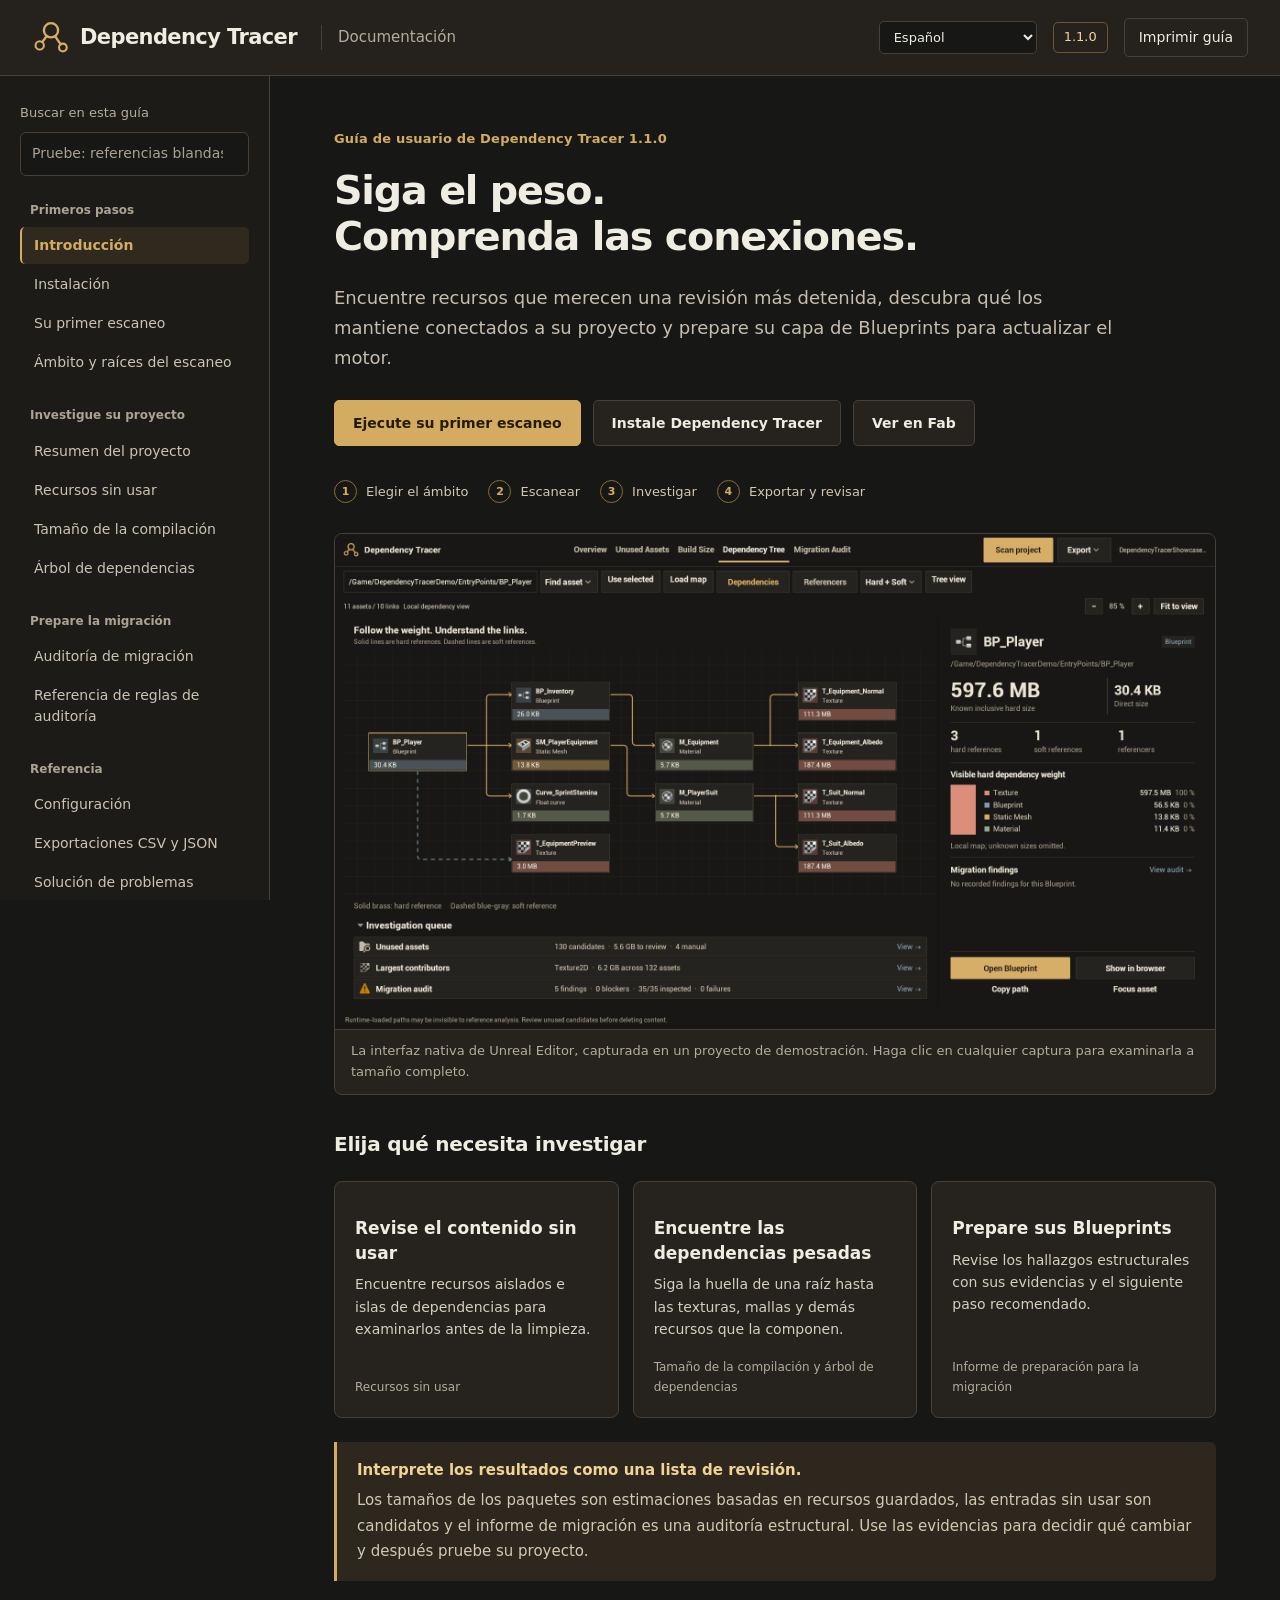
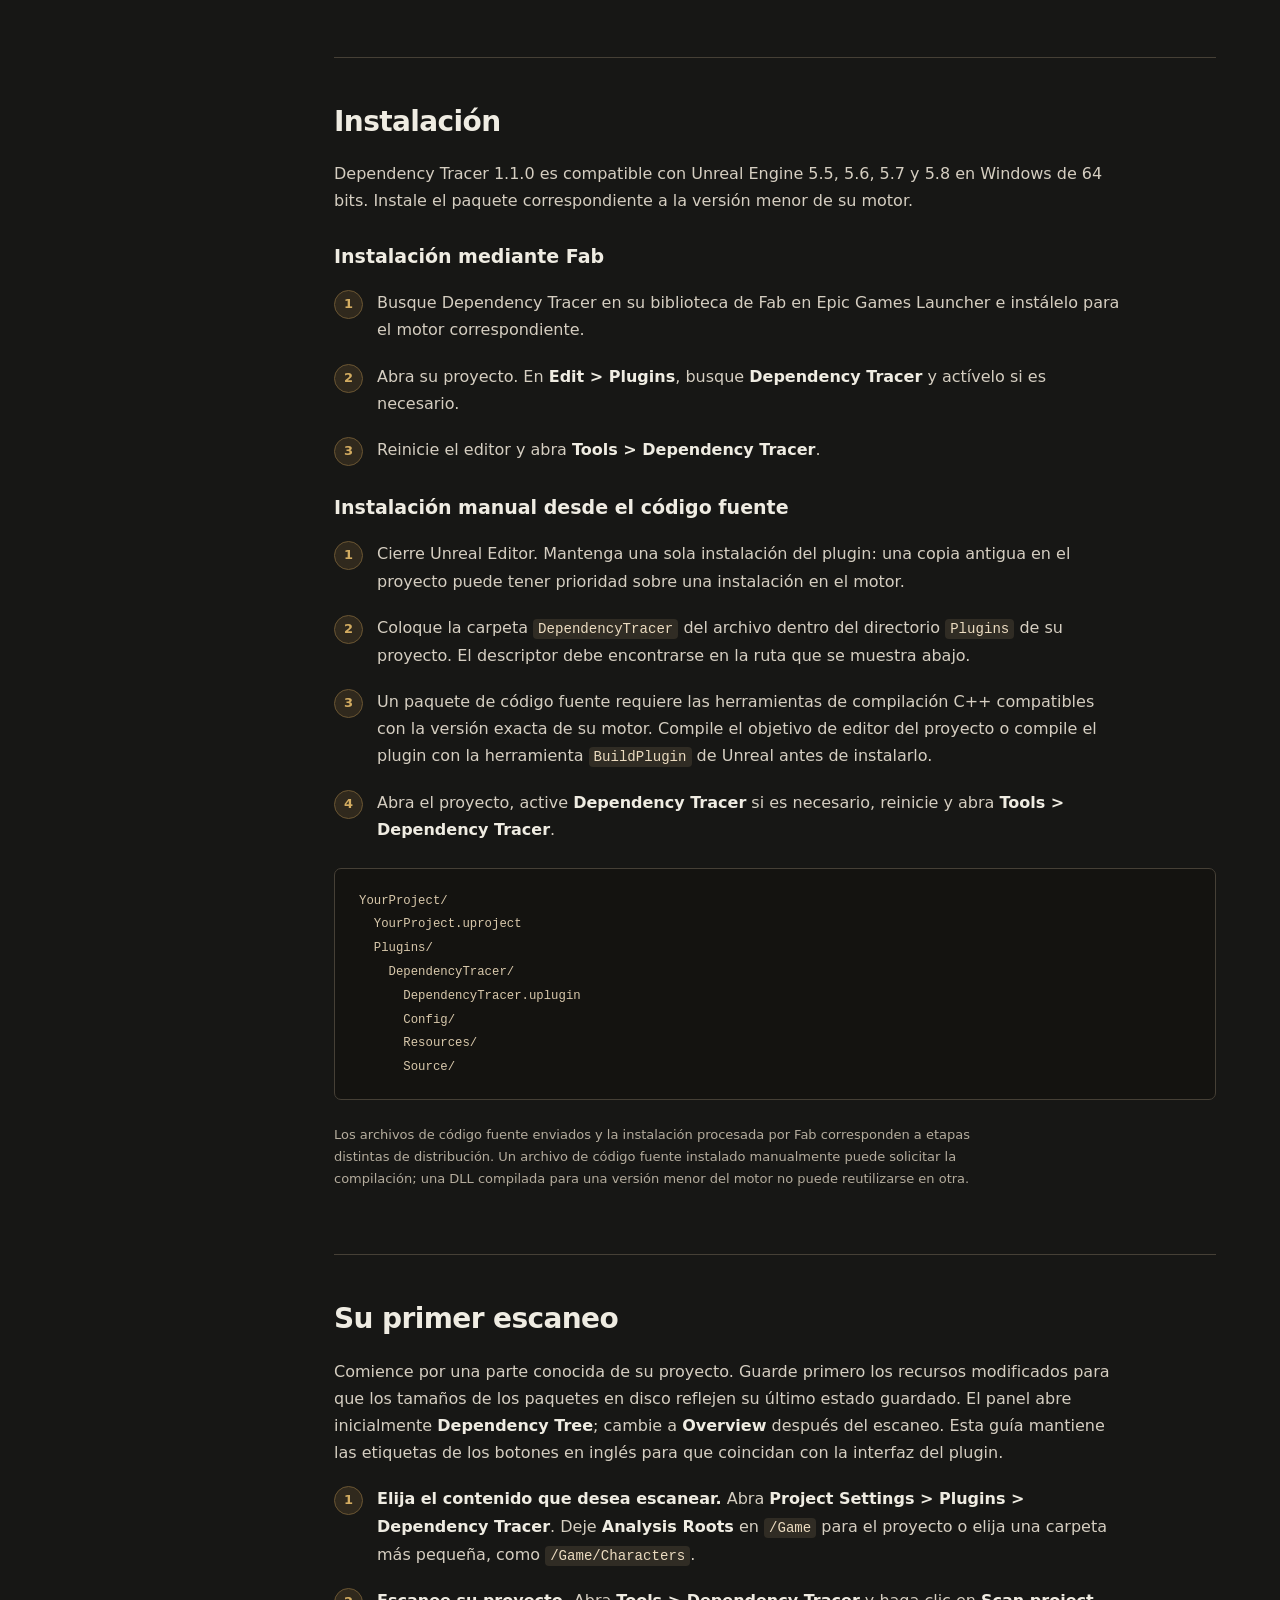
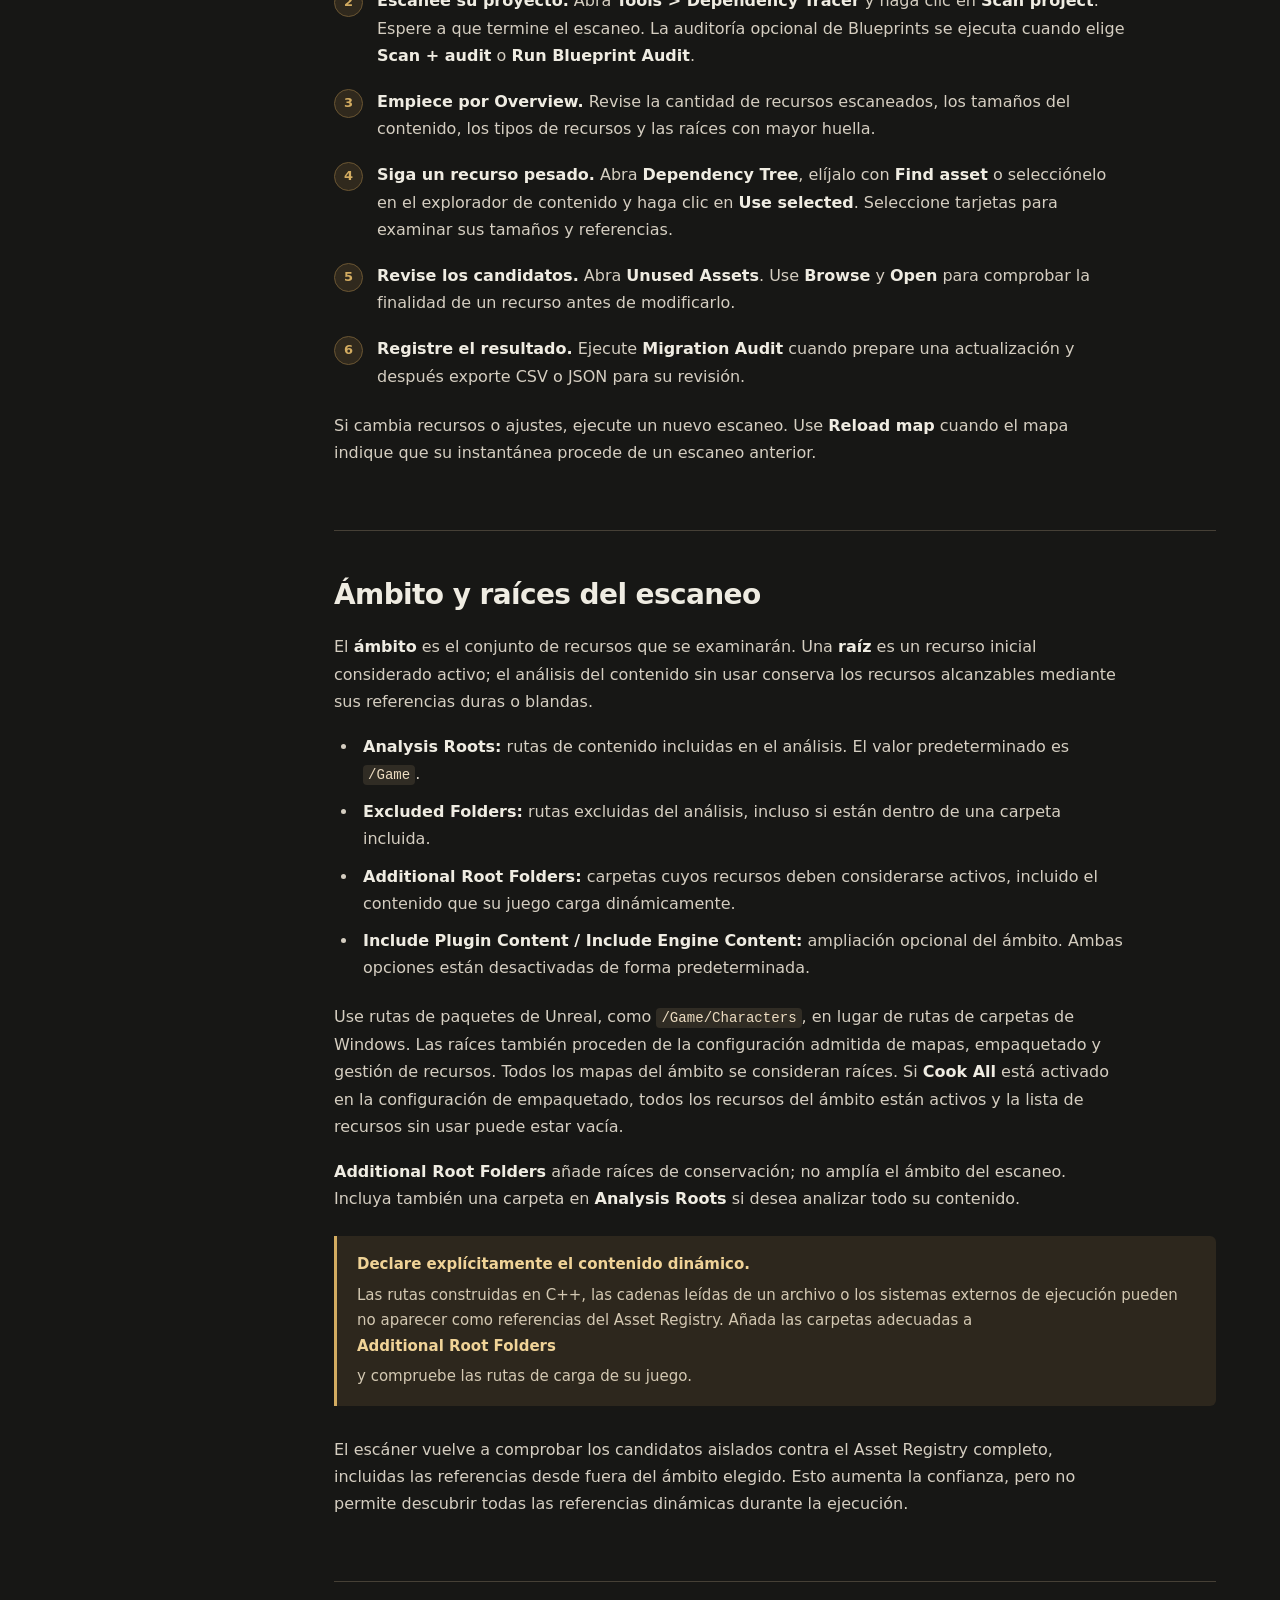
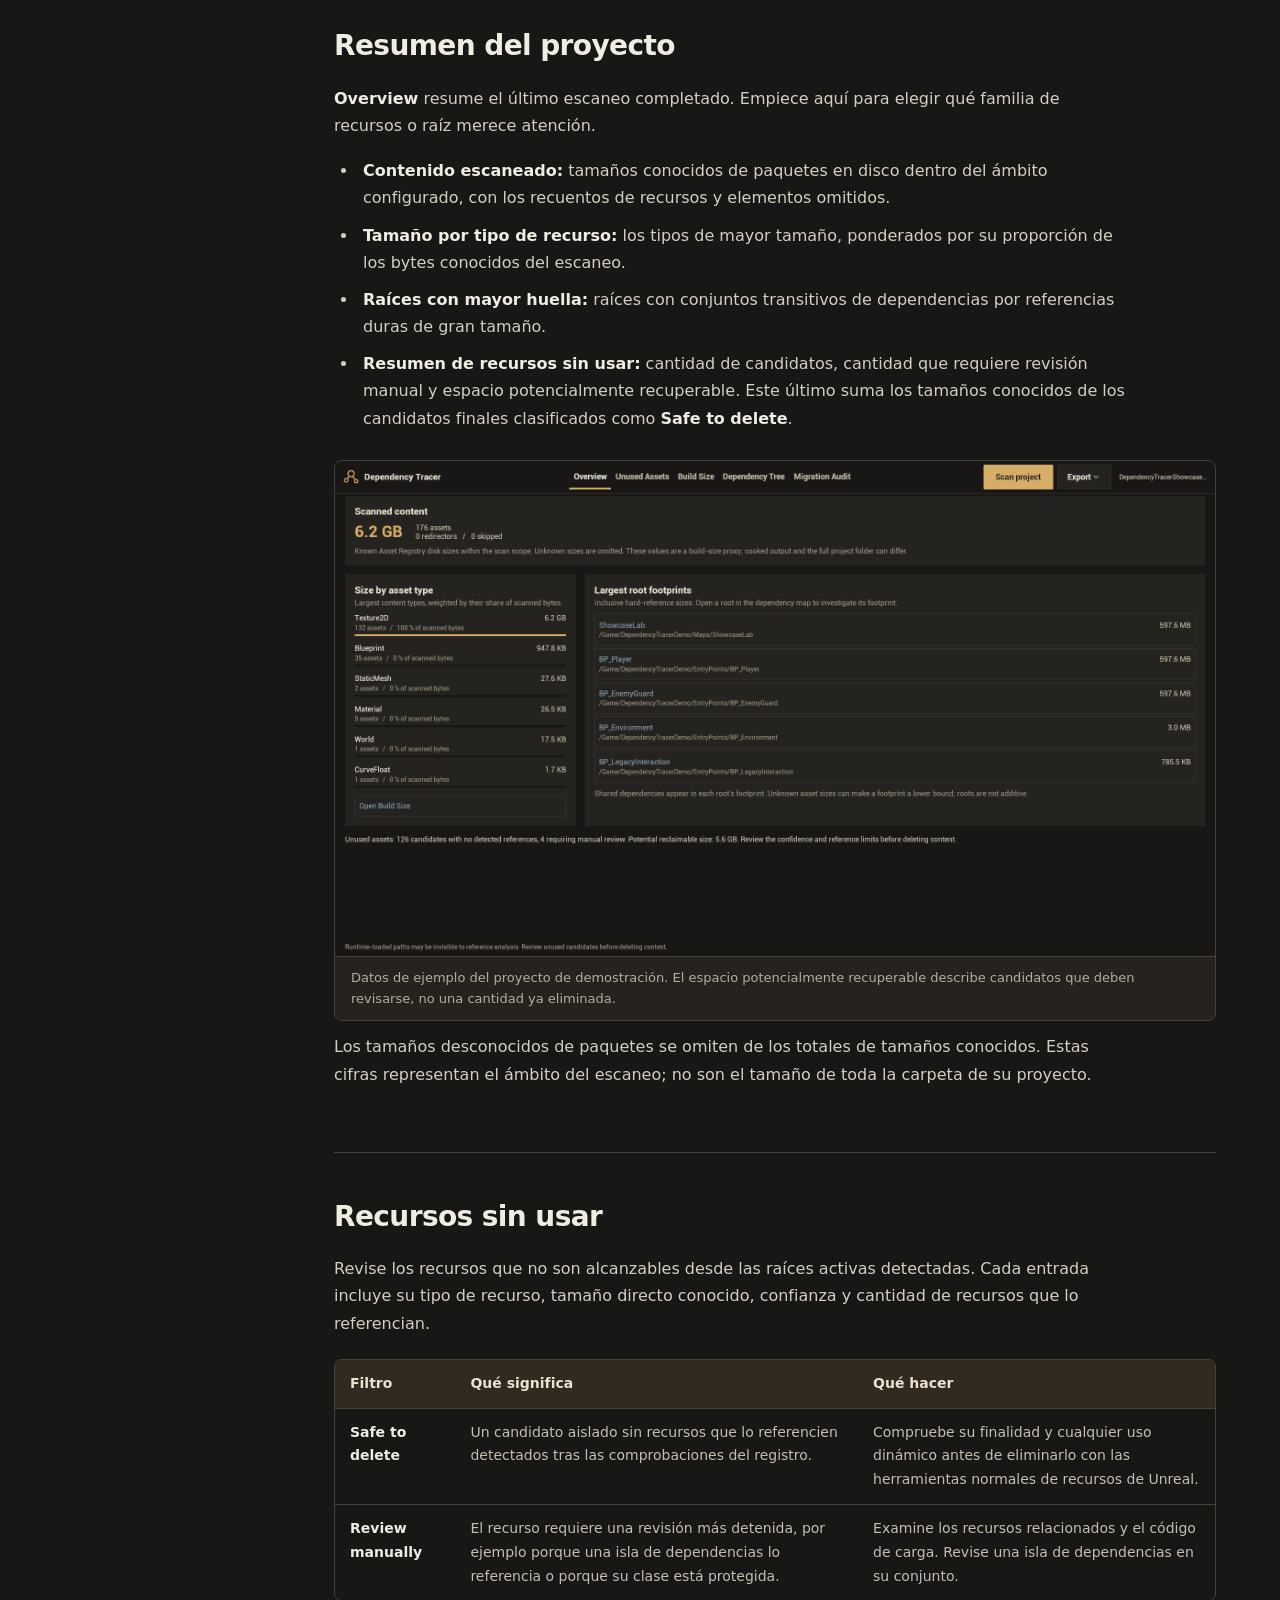
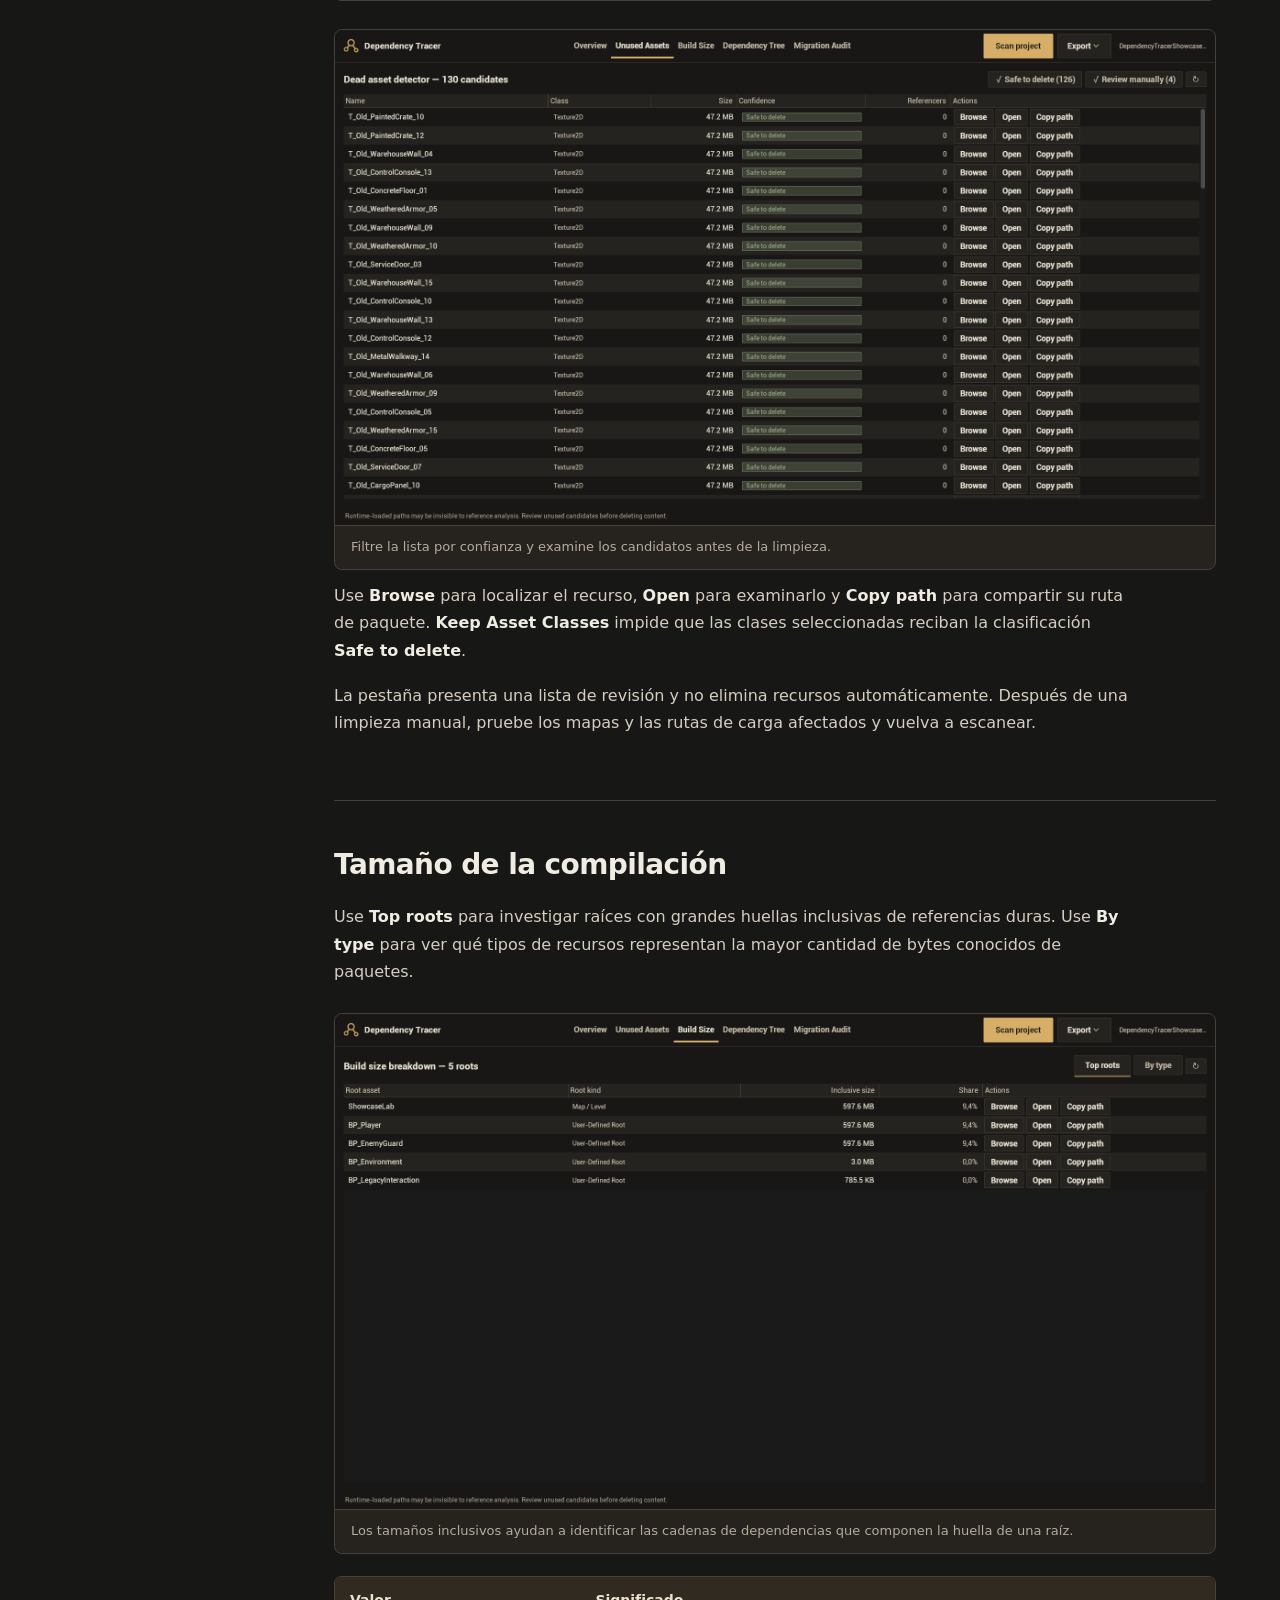
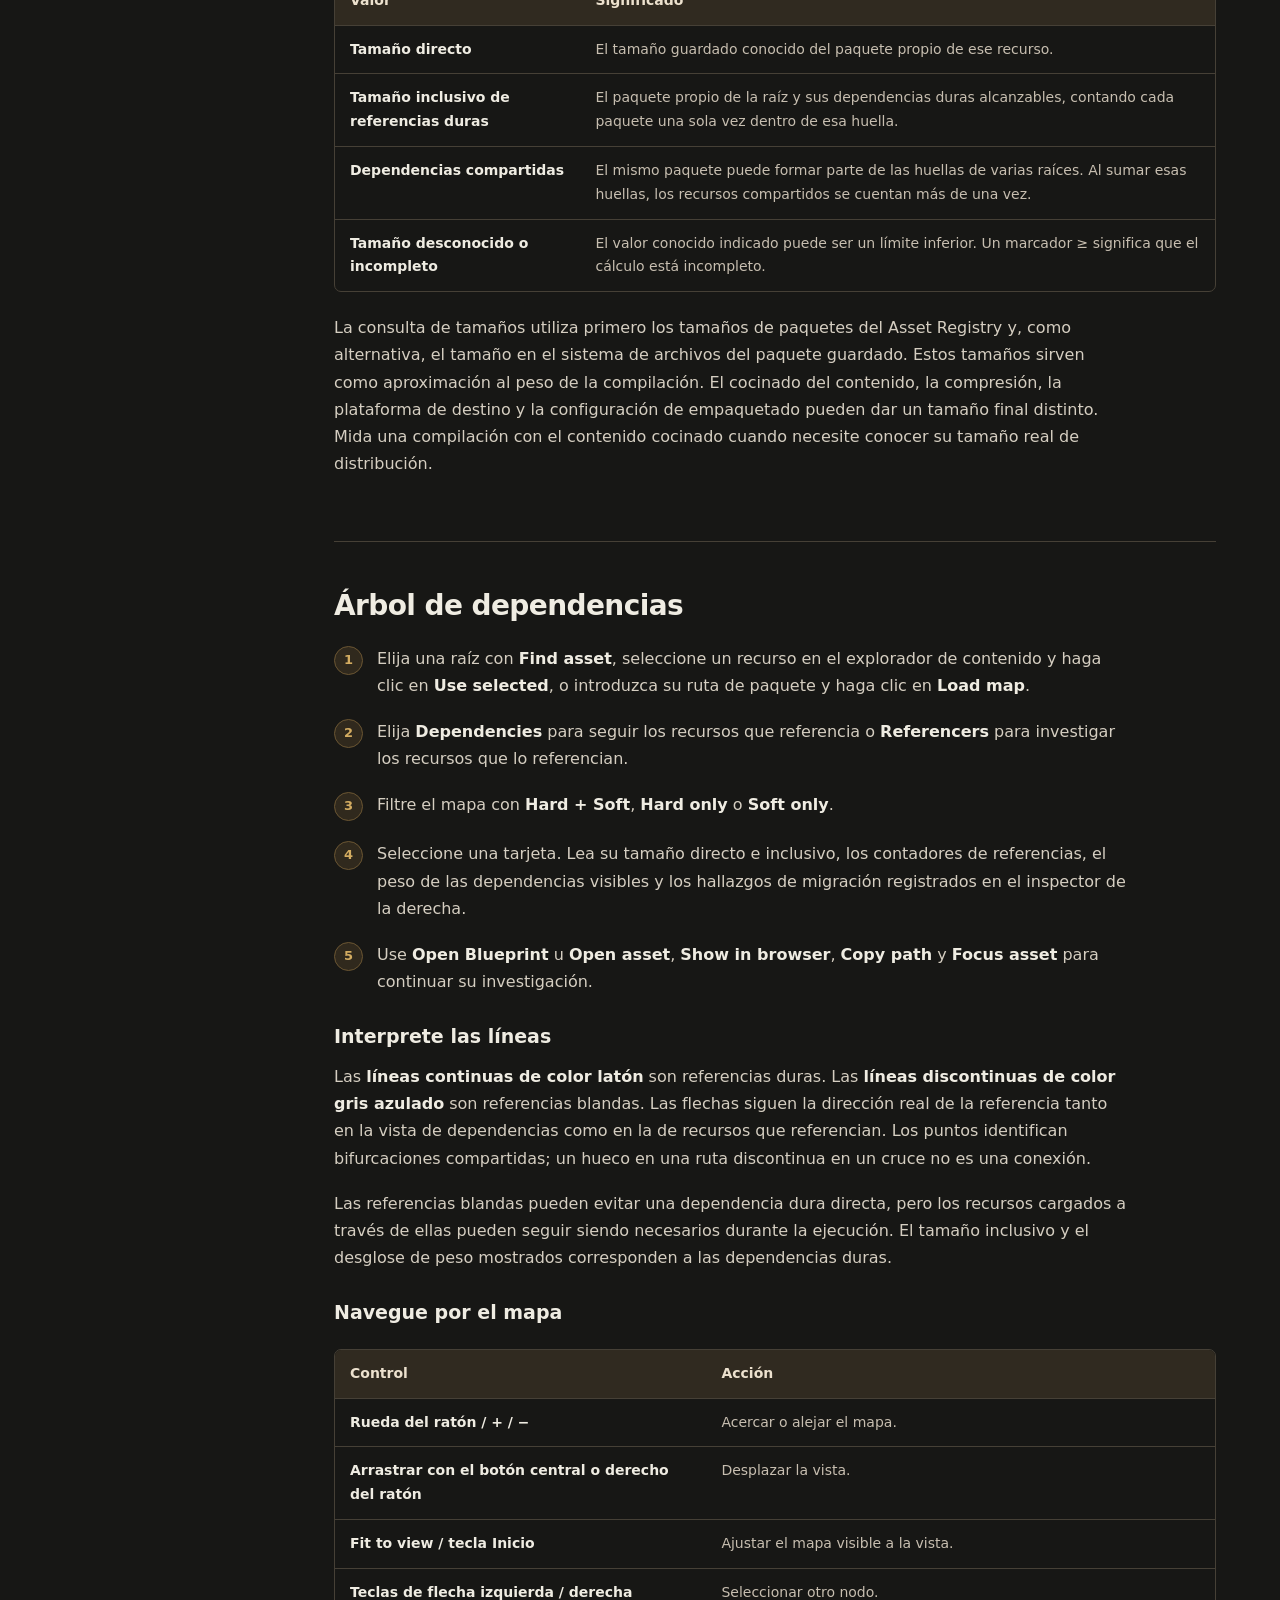
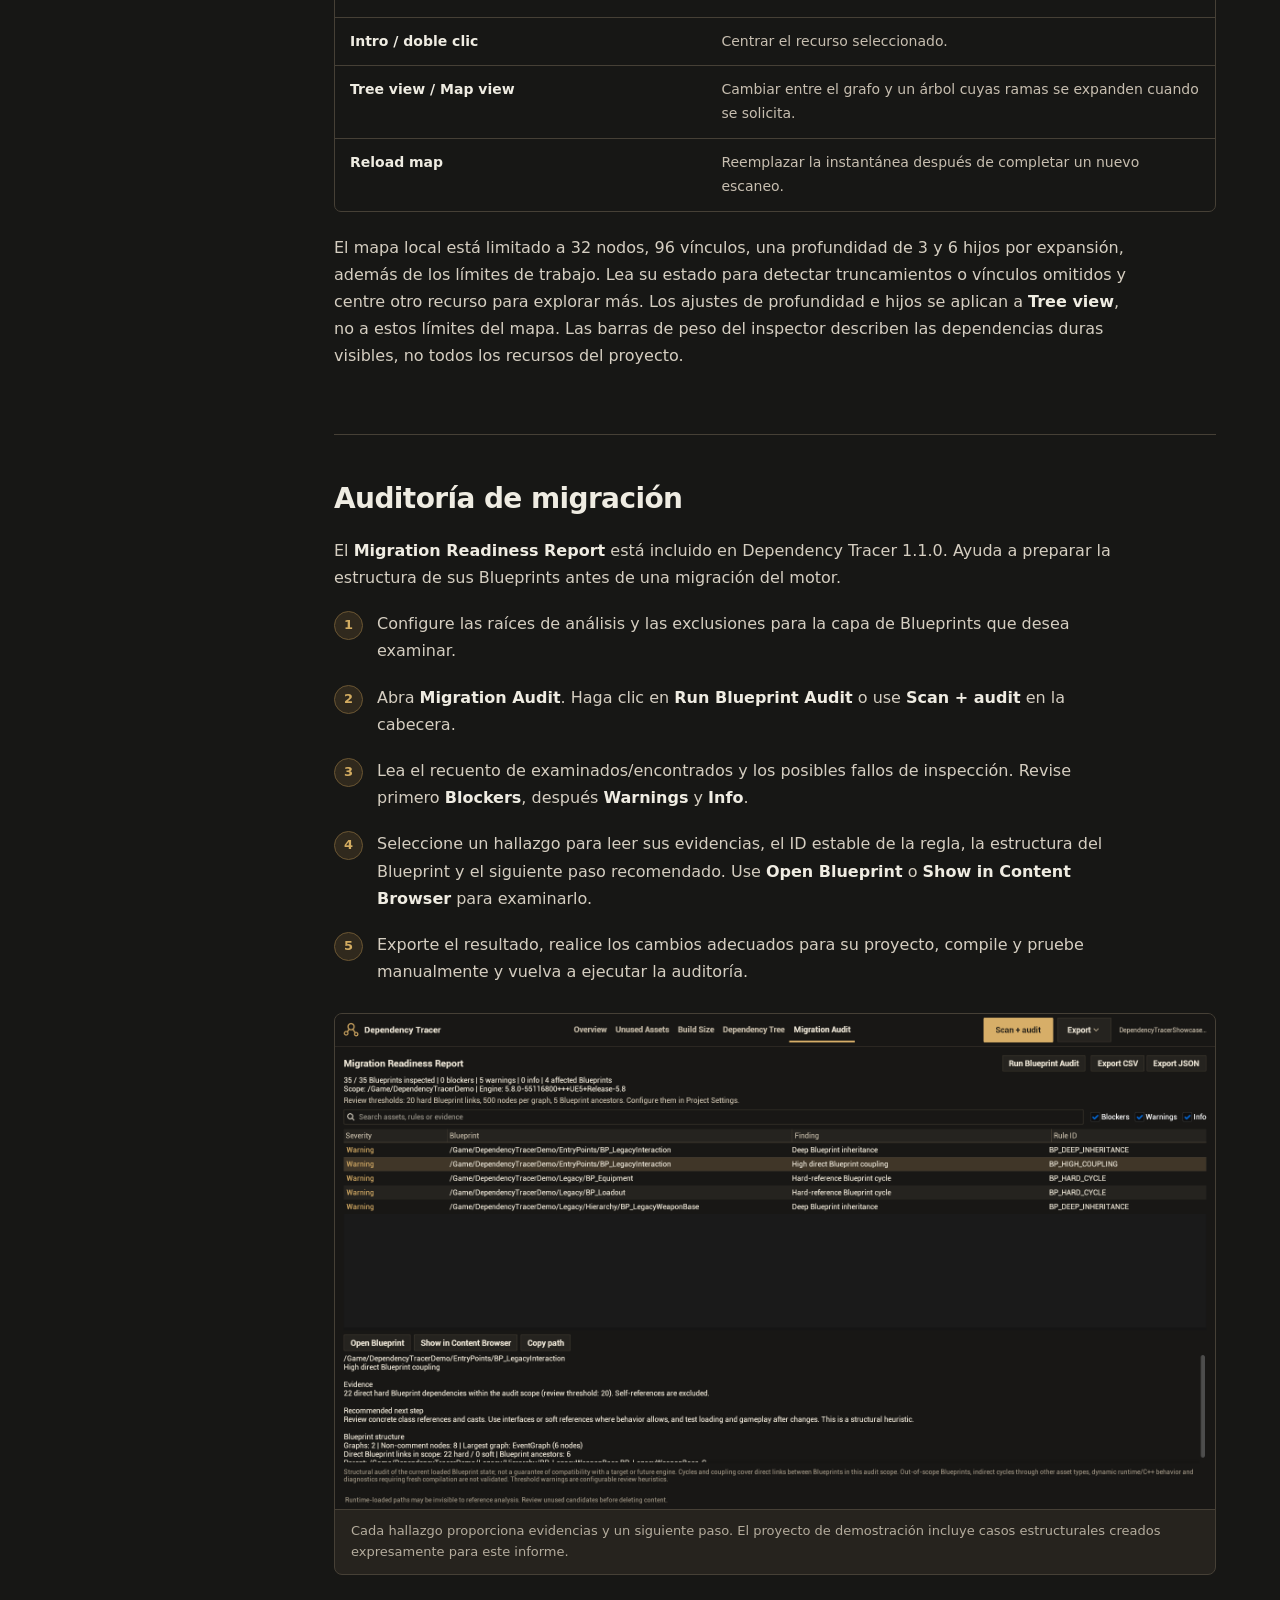
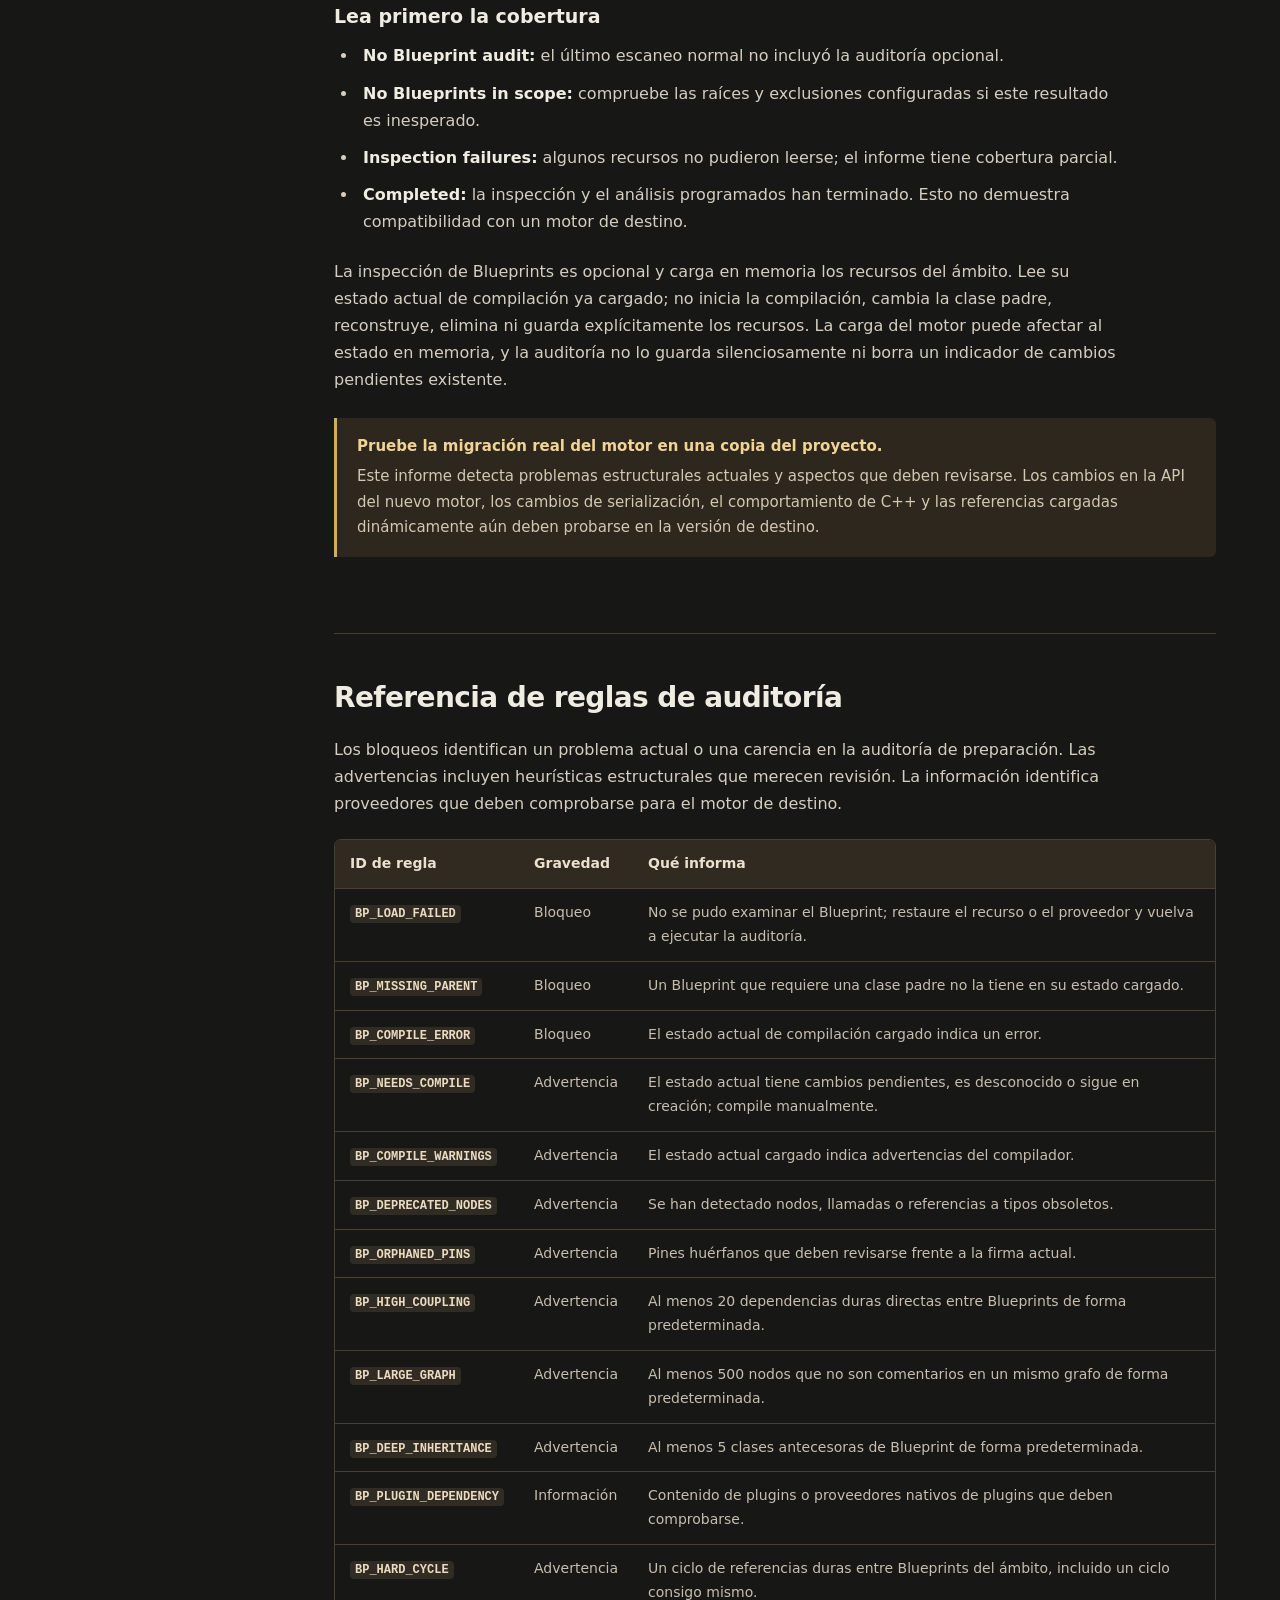
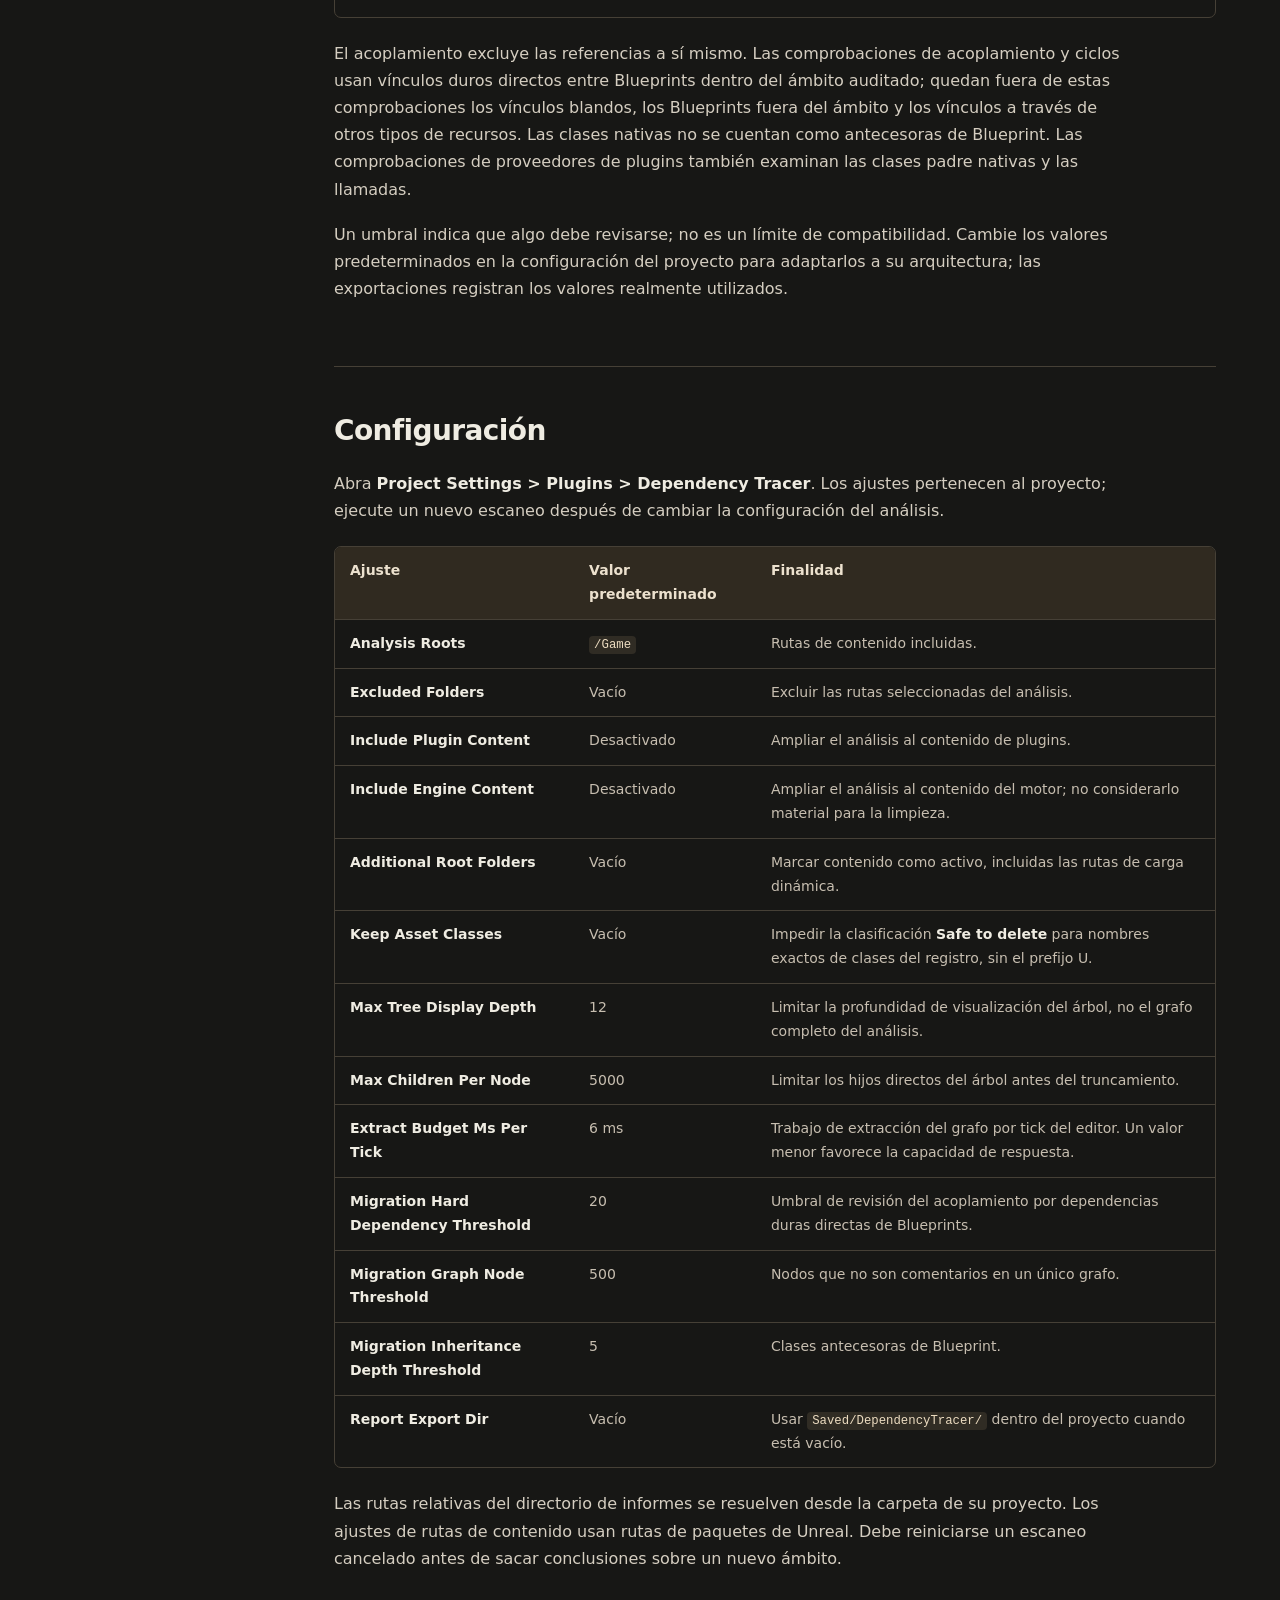
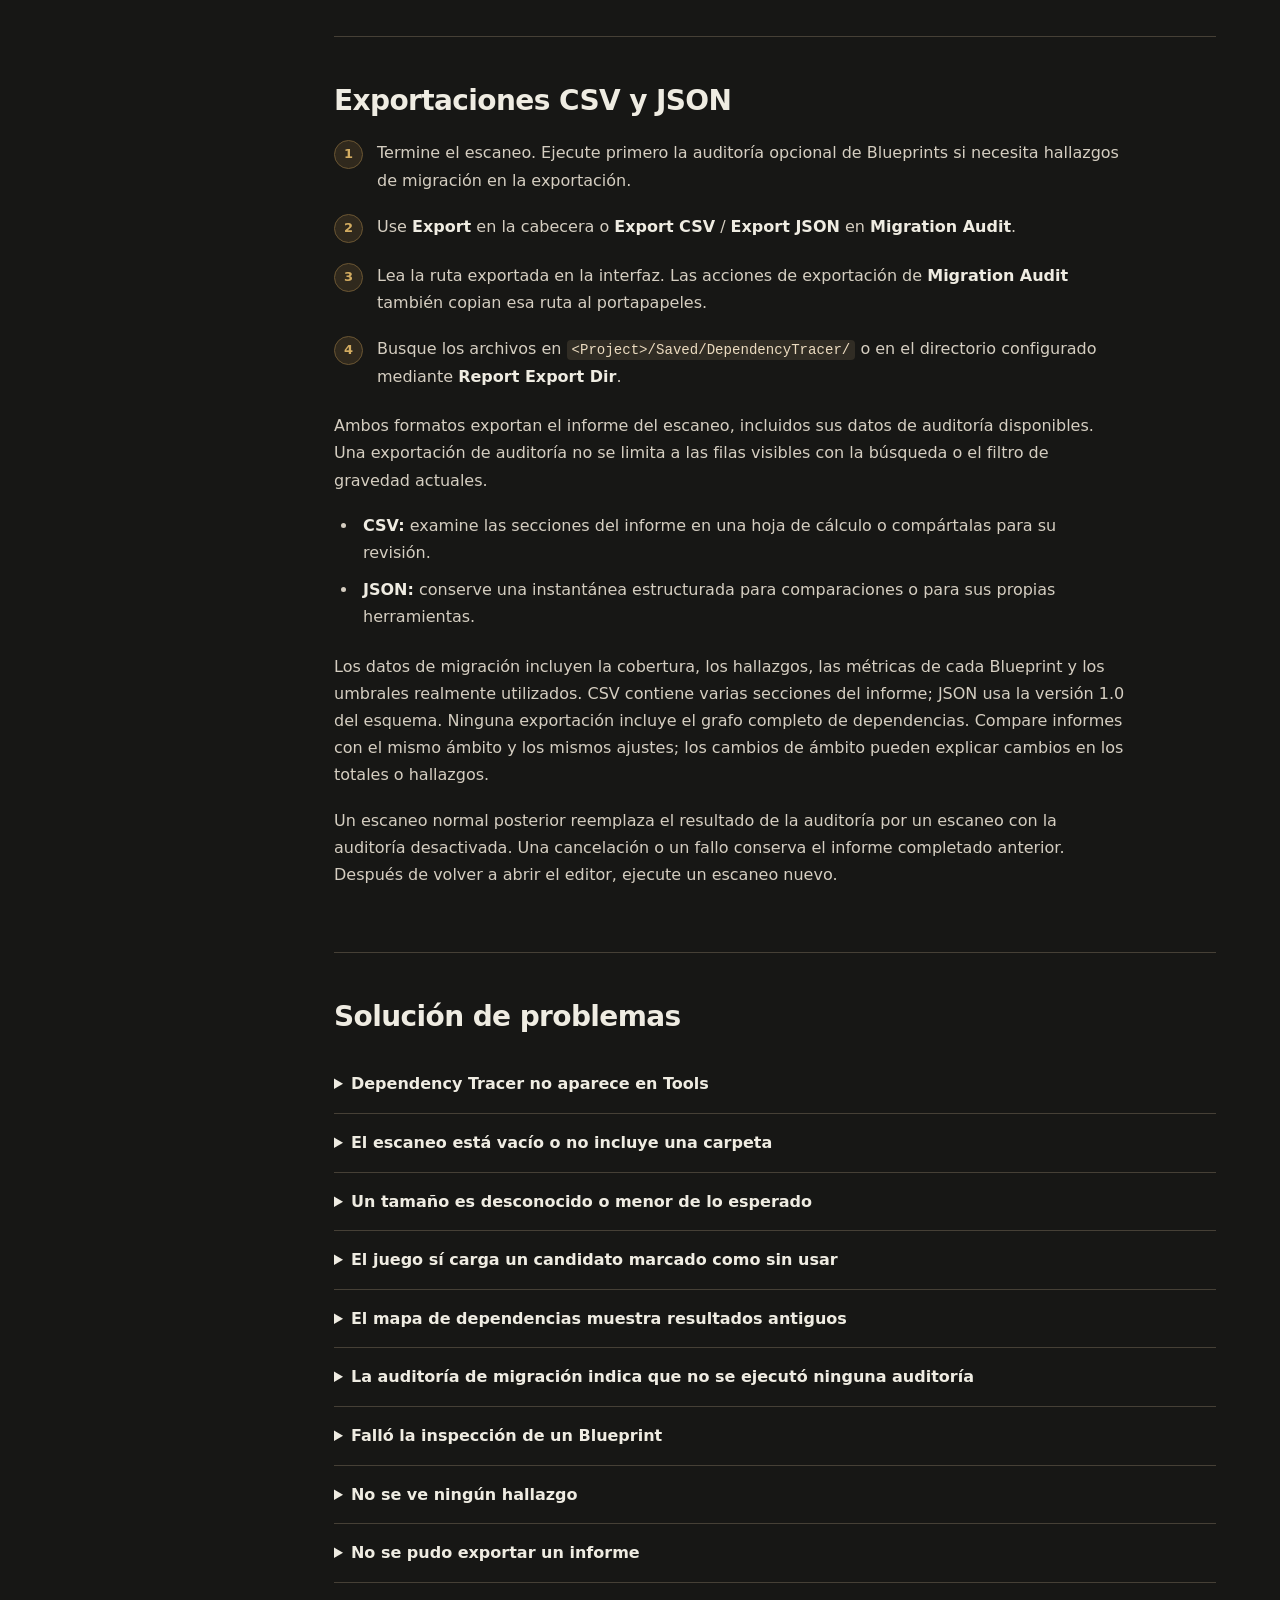
<file: es/index.html>
<!doctype html>
<html lang="es">
<head>
  <meta charset="utf-8">
  <meta name="viewport" content="width=device-width, initial-scale=1">
  <meta name="color-scheme" content="dark">
  <meta name="site-root" content="../">
  <meta name="description" content="Instale Dependency Tracer, revise recursos de Unreal Engine sin usar, explore referencias duras y blandas, investigue el tamaño de los recursos y utilice el informe de preparación para migrar Blueprints.">
  <title>Documentación de Dependency Tracer | Unreal Engine</title>
  <link rel="canonical" href="https://nexusforgeue.github.io/dependencytracer-docs/es/">
  <link rel="alternate" hreflang="en" href="https://nexusforgeue.github.io/dependencytracer-docs/">
  <link rel="alternate" hreflang="zh-Hans" href="https://nexusforgeue.github.io/dependencytracer-docs/zh-Hans/">
  <link rel="alternate" hreflang="ru" href="https://nexusforgeue.github.io/dependencytracer-docs/ru/">
  <link rel="alternate" hreflang="es" href="https://nexusforgeue.github.io/dependencytracer-docs/es/">
  <link rel="alternate" hreflang="pt-BR" href="https://nexusforgeue.github.io/dependencytracer-docs/pt-BR/">
  <link rel="alternate" hreflang="de" href="https://nexusforgeue.github.io/dependencytracer-docs/de/">
  <link rel="alternate" hreflang="ja" href="https://nexusforgeue.github.io/dependencytracer-docs/ja/">
  <link rel="alternate" hreflang="fr" href="https://nexusforgeue.github.io/dependencytracer-docs/fr/">
  <link rel="alternate" hreflang="ko" href="https://nexusforgeue.github.io/dependencytracer-docs/ko/">
  <link rel="alternate" hreflang="x-default" href="https://nexusforgeue.github.io/dependencytracer-docs/">
  <link rel="icon" type="image/svg+xml" href="../assets/dependencytracer.svg">
  <link rel="stylesheet" href="../assets/style.css">
  <script src="../assets/app.js" defer></script>
</head>
<body data-search-one="Se ha encontrado {count} capítulo." data-search-many="Se han encontrado {count} capítulos." data-search-empty="No se han encontrado capítulos. Pruebe una búsqueda más corta.">
  <a class="skip-link" href="#main">Ir a la documentación</a>
  <header class="site-header">
    <a class="brand" href="#overview" aria-label="Inicio de la documentación de Dependency Tracer"><img src="../assets/dependencytracer.svg" alt="" width="38" height="38"><span>Dependency Tracer</span></a>
    <span class="header-label">Documentación</span>
    <div class="header-actions"><label class="language-picker"><span class="visually-hidden">Idioma de la documentación</span><select id="doc-locale" aria-label="Idioma de la documentación"><option value="en">English</option><option value="zh-Hans">简体中文</option><option value="ru">Русский</option><option value="es" selected>Español</option><option value="pt-BR">Português (Brasil)</option><option value="de">Deutsch</option><option value="ja">日本語</option><option value="fr">Français</option><option value="ko">한국어</option></select></label><span class="version">1.1.0</span><button class="print-button" type="button" id="print-guide">Imprimir guía</button><button class="menu-button" type="button" id="menu-toggle" aria-controls="sidebar" aria-expanded="false">Menú</button></div>
  </header>
  <div class="site-layout">
    <aside class="sidebar" id="sidebar">
      <div class="search-box"><label for="doc-search">Buscar en esta guía</label><input id="doc-search" type="search" placeholder="Pruebe: referencias blandas o exportación" autocomplete="off" aria-controls="search-results"><div id="search-results" class="search-results" hidden></div><p class="visually-hidden" id="search-status" role="status"></p></div>
      <nav aria-label="Capítulos de la documentación">
        <p class="nav-heading">Primeros pasos</p>
        <a href="#overview" aria-current="location">Introducción</a><a href="#installation">Instalación</a><a href="#quick-start">Su primer escaneo</a><a href="#scope">Ámbito y raíces del escaneo</a>
        <p class="nav-heading">Investigue su proyecto</p>
        <a href="#project-overview">Resumen del proyecto</a><a href="#unused-assets">Recursos sin usar</a><a href="#build-size">Tamaño de la compilación</a><a href="#dependency-tree">Árbol de dependencias</a>
        <p class="nav-heading">Prepare la migración</p>
        <a href="#migration-audit">Auditoría de migración</a><a href="#audit-rules">Referencia de reglas de auditoría</a>
        <p class="nav-heading">Referencia</p>
        <a href="#settings">Configuración</a><a href="#exports">Exportaciones CSV y JSON</a><a href="#troubleshooting">Solución de problemas</a><a href="#faq">Preguntas frecuentes</a><a href="#version">Versión y soporte</a>
      </nav>
      <div class="sidebar-footer">Unreal Engine 5.5 / 5.6 / 5.7 / 5.8<br>Windows de 64 bits</div>
    </aside>
    <main id="main" tabindex="-1">
      <section class="doc-section overview" id="overview" aria-labelledby="overview-title" data-search="primeros pasos introducción optimización recursos dependencias migración tamaño Blueprint">
        <p class="eyebrow">Guía de usuario de Dependency Tracer 1.1.0</p>
        <h1 id="overview-title">Siga el peso.<br>Comprenda las conexiones.</h1>
        <p class="lead">Encuentre recursos que merecen una revisión más detenida, descubra qué los mantiene conectados a su proyecto y prepare su capa de Blueprints para actualizar el motor.</p>
        <div class="intro-actions"><a class="primary-link" href="#quick-start">Ejecute su primer escaneo</a><a class="secondary-link" href="#installation">Instale Dependency Tracer</a><a class="secondary-link" href="https://www.fab.com/listings/be0472f5-6168-438f-9bc7-d650cd8481aa">Ver en Fab</a></div>
        <div class="workflow" aria-label="Los cuatro pasos de la investigación"><span><b>1</b> Elegir el ámbito</span><span><b>2</b> Escanear</span><span><b>3</b> Investigar</span><span><b>4</b> Exportar y revisar</span></div>
        <figure class="screenshot hero-figure"><a href="../assets/screens/dependency-tree.png" target="_blank" rel="noopener" aria-label="Abrir la captura del mapa de dependencias a tamaño completo"><img src="../assets/screens/dependency-tree.png" width="1920" height="1080" alt="Mapa real de dependencias de Dependency Tracer con ramas de referencias duras de color latón, una ruta discontinua de referencias blandas y el inspector del recurso seleccionado."></a><figcaption>La interfaz nativa de Unreal Editor, capturada en un proyecto de demostración. Haga clic en cualquier captura para examinarla a tamaño completo.</figcaption></figure>
        <h2>Elija qué necesita investigar</h2>
        <div class="method-cards"><a href="#unused-assets"><h3>Revise el contenido sin usar</h3><p>Encuentre recursos aislados e islas de dependencias para examinarlos antes de la limpieza.</p><span>Recursos sin usar</span></a><a href="#build-size"><h3>Encuentre las dependencias pesadas</h3><p>Siga la huella de una raíz hasta las texturas, mallas y demás recursos que la componen.</p><span>Tamaño de la compilación y árbol de dependencias</span></a><a href="#migration-audit"><h3>Prepare sus Blueprints</h3><p>Revise los hallazgos estructurales con sus evidencias y el siguiente paso recomendado.</p><span>Informe de preparación para la migración</span></a></div>
        <div class="intro-note"><strong>Interprete los resultados como una lista de revisión.</strong> Los tamaños de los paquetes son estimaciones basadas en recursos guardados, las entradas sin usar son candidatos y el informe de migración es una auditoría estructural. Use las evidencias para decidir qué cambiar y después pruebe su proyecto.</div>
      </section>
      <section class="doc-section" id="installation" aria-labelledby="installation-title" data-search="instalar Fab Launcher ZIP código fuente compilador compilación módulos ausentes activar Windows Plugins versión">
        <h2 id="installation-title">Instalación</h2>
        <p>Dependency Tracer 1.1.0 es compatible con Unreal Engine 5.5, 5.6, 5.7 y 5.8 en Windows de 64 bits. Instale el paquete correspondiente a la versión menor de su motor.</p>
        <h3>Instalación mediante Fab</h3>
        <ol class="steps"><li>Busque Dependency Tracer en su biblioteca de Fab en Epic Games Launcher e instálelo para el motor correspondiente.</li><li>Abra su proyecto. En <strong>Edit &gt; Plugins</strong>, busque <strong>Dependency Tracer</strong> y actívelo si es necesario.</li><li>Reinicie el editor y abra <strong>Tools &gt; Dependency Tracer</strong>.</li></ol>
        <h3>Instalación manual desde el código fuente</h3>
        <ol class="steps"><li>Cierre Unreal Editor. Mantenga una sola instalación del plugin: una copia antigua en el proyecto puede tener prioridad sobre una instalación en el motor.</li><li>Coloque la carpeta <code>DependencyTracer</code> del archivo dentro del directorio <code>Plugins</code> de su proyecto. El descriptor debe encontrarse en la ruta que se muestra abajo.</li><li>Un paquete de código fuente requiere las herramientas de compilación C++ compatibles con la versión exacta de su motor. Compile el objetivo de editor del proyecto o compile el plugin con la herramienta <code>BuildPlugin</code> de Unreal antes de instalarlo.</li><li>Abra el proyecto, active <strong>Dependency Tracer</strong> si es necesario, reinicie y abra <strong>Tools &gt; Dependency Tracer</strong>.</li></ol>
        <pre><code>YourProject/
  YourProject.uproject
  Plugins/
    DependencyTracer/
      DependencyTracer.uplugin
      Config/
      Resources/
      Source/</code></pre>
        <p class="small">Los archivos de código fuente enviados y la instalación procesada por Fab corresponden a etapas distintas de distribución. Un archivo de código fuente instalado manualmente puede solicitar la compilación; una DLL compilada para una versión menor del motor no puede reutilizarse en otra.</p>
      </section>
      <section class="doc-section" id="quick-start" aria-labelledby="quick-start-title" data-search="tutorial primer escaneo Scan project recurso guardar seleccionar examinar auditoría limpieza">
        <h2 id="quick-start-title">Su primer escaneo</h2>
        <p>Comience por una parte conocida de su proyecto. Guarde primero los recursos modificados para que los tamaños de los paquetes en disco reflejen su último estado guardado. El panel abre inicialmente <strong>Dependency Tree</strong>; cambie a <strong>Overview</strong> después del escaneo. Esta guía mantiene las etiquetas de los botones en inglés para que coincidan con la interfaz del plugin.</p>
        <ol class="steps"><li><strong>Elija el contenido que desea escanear.</strong> Abra <strong>Project Settings &gt; Plugins &gt; Dependency Tracer</strong>. Deje <strong>Analysis Roots</strong> en <code>/Game</code> para el proyecto o elija una carpeta más pequeña, como <code>/Game/Characters</code>.</li><li><strong>Escanee su proyecto.</strong> Abra <strong>Tools &gt; Dependency Tracer</strong> y haga clic en <strong>Scan project</strong>. Espere a que termine el escaneo. La auditoría opcional de Blueprints se ejecuta cuando elige <strong>Scan + audit</strong> o <strong>Run Blueprint Audit</strong>.</li><li><strong>Empiece por Overview.</strong> Revise la cantidad de recursos escaneados, los tamaños del contenido, los tipos de recursos y las raíces con mayor huella.</li><li><strong>Siga un recurso pesado.</strong> Abra <strong>Dependency Tree</strong>, elíjalo con <strong>Find asset</strong> o selecciónelo en el explorador de contenido y haga clic en <strong>Use selected</strong>. Seleccione tarjetas para examinar sus tamaños y referencias.</li><li><strong>Revise los candidatos.</strong> Abra <strong>Unused Assets</strong>. Use <strong>Browse</strong> y <strong>Open</strong> para comprobar la finalidad de un recurso antes de modificarlo.</li><li><strong>Registre el resultado.</strong> Ejecute <strong>Migration Audit</strong> cuando prepare una actualización y después exporte CSV o JSON para su revisión.</li></ol>
        <p>Si cambia recursos o ajustes, ejecute un nuevo escaneo. Use <strong>Reload map</strong> cuando el mapa indique que su instantánea procede de un escaneo anterior.</p>
      </section>
      <section class="doc-section" id="scope" aria-labelledby="scope-title" data-search="ámbito alcance Analysis Roots Excluded Folders Additional Root Folders carga dinámica mapas cocinado empaquetado recursos primarios raíces contenido plugin motor">
        <h2 id="scope-title">Ámbito y raíces del escaneo</h2>
        <p>El <strong>ámbito</strong> es el conjunto de recursos que se examinarán. Una <strong>raíz</strong> es un recurso inicial considerado activo; el análisis del contenido sin usar conserva los recursos alcanzables mediante sus referencias duras o blandas.</p>
        <ul><li><strong>Analysis Roots:</strong> rutas de contenido incluidas en el análisis. El valor predeterminado es <code>/Game</code>.</li><li><strong>Excluded Folders:</strong> rutas excluidas del análisis, incluso si están dentro de una carpeta incluida.</li><li><strong>Additional Root Folders:</strong> carpetas cuyos recursos deben considerarse activos, incluido el contenido que su juego carga dinámicamente.</li><li><strong>Include Plugin Content / Include Engine Content:</strong> ampliación opcional del ámbito. Ambas opciones están desactivadas de forma predeterminada.</li></ul>
        <p>Use rutas de paquetes de Unreal, como <code>/Game/Characters</code>, en lugar de rutas de carpetas de Windows. Las raíces también proceden de la configuración admitida de mapas, empaquetado y gestión de recursos. Todos los mapas del ámbito se consideran raíces. Si <strong>Cook All</strong> está activado en la configuración de empaquetado, todos los recursos del ámbito están activos y la lista de recursos sin usar puede estar vacía.</p>
        <p><strong>Additional Root Folders</strong> añade raíces de conservación; no amplía el ámbito del escaneo. Incluya también una carpeta en <strong>Analysis Roots</strong> si desea analizar todo su contenido.</p>
        <div class="callout"><strong>Declare explícitamente el contenido dinámico.</strong> Las rutas construidas en C++, las cadenas leídas de un archivo o los sistemas externos de ejecución pueden no aparecer como referencias del Asset Registry. Añada las carpetas adecuadas a <strong>Additional Root Folders</strong> y compruebe las rutas de carga de su juego.</div>
        <p>El escáner vuelve a comprobar los candidatos aislados contra el Asset Registry completo, incluidas las referencias desde fuera del ámbito elegido. Esto aumenta la confianza, pero no permite descubrir todas las referencias dinámicas durante la ejecución.</p>
      </section>
      <section class="doc-section" id="project-overview" aria-labelledby="project-overview-title" data-search="Overview resumen total escaneado tamaños contenido tipos raíces mayores omitidos redireccionadores paquete">
        <h2 id="project-overview-title">Resumen del proyecto</h2>
        <p><strong>Overview</strong> resume el último escaneo completado. Empiece aquí para elegir qué familia de recursos o raíz merece atención.</p>
        <ul><li><strong>Contenido escaneado:</strong> tamaños conocidos de paquetes en disco dentro del ámbito configurado, con los recuentos de recursos y elementos omitidos.</li><li><strong>Tamaño por tipo de recurso:</strong> los tipos de mayor tamaño, ponderados por su proporción de los bytes conocidos del escaneo.</li><li><strong>Raíces con mayor huella:</strong> raíces con conjuntos transitivos de dependencias por referencias duras de gran tamaño.</li><li><strong>Resumen de recursos sin usar:</strong> cantidad de candidatos, cantidad que requiere revisión manual y espacio potencialmente recuperable. Este último suma los tamaños conocidos de los candidatos finales clasificados como <strong>Safe to delete</strong>.</li></ul>
        <figure class="screenshot"><a href="../assets/screens/overview.png" target="_blank" rel="noopener"><img src="../assets/screens/overview.png" width="1920" height="1080" alt="Resumen que muestra tamaños de paquetes escaneados, tipos de recursos y raíces con grandes huellas." loading="lazy"></a><figcaption>Datos de ejemplo del proyecto de demostración. El espacio potencialmente recuperable describe candidatos que deben revisarse, no una cantidad ya eliminada.</figcaption></figure>
        <p>Los tamaños desconocidos de paquetes se omiten de los totales de tamaños conocidos. Estas cifras representan el ámbito del escaneo; no son el tamaño de toda la carpeta de su proyecto.</p>
      </section>
      <section class="doc-section" id="unused-assets" aria-labelledby="unused-assets-title" data-search="Unused Assets recursos sin usar Safe to delete Review manually confianza eliminación limpieza huérfano isla referencias entrantes dinámicas">
        <h2 id="unused-assets-title">Recursos sin usar</h2>
        <p>Revise los recursos que no son alcanzables desde las raíces activas detectadas. Cada entrada incluye su tipo de recurso, tamaño directo conocido, confianza y cantidad de recursos que lo referencian.</p>
        <div class="table-scroll"><table><caption>Confianza de los recursos sin usar</caption><thead><tr><th>Filtro</th><th>Qué significa</th><th>Qué hacer</th></tr></thead><tbody><tr><td><strong>Safe to delete</strong></td><td>Un candidato aislado sin recursos que lo referencien detectados tras las comprobaciones del registro.</td><td>Compruebe su finalidad y cualquier uso dinámico antes de eliminarlo con las herramientas normales de recursos de Unreal.</td></tr><tr><td><strong>Review manually</strong></td><td>El recurso requiere una revisión más detenida, por ejemplo porque una isla de dependencias lo referencia o porque su clase está protegida.</td><td>Examine los recursos relacionados y el código de carga. Revise una isla de dependencias en su conjunto.</td></tr></tbody></table></div>
        <figure class="screenshot"><a href="../assets/screens/unused-assets.png" target="_blank" rel="noopener"><img src="../assets/screens/unused-assets.png" width="1920" height="1080" alt="La pestaña de recursos sin usar enumera candidatos con tamaño, confianza, recursos que los referencian y acciones para buscarlos, abrirlos y copiar su ruta." loading="lazy"></a><figcaption>Filtre la lista por confianza y examine los candidatos antes de la limpieza.</figcaption></figure>
        <p>Use <strong>Browse</strong> para localizar el recurso, <strong>Open</strong> para examinarlo y <strong>Copy path</strong> para compartir su ruta de paquete. <strong>Keep Asset Classes</strong> impide que las clases seleccionadas reciban la clasificación <strong>Safe to delete</strong>.</p>
        <p>La pestaña presenta una lista de revisión y no elimina recursos automáticamente. Después de una limpieza manual, pruebe los mapas y las rutas de carga afectados y vuelva a escanear.</p>
      </section>
      <section class="doc-section" id="build-size" aria-labelledby="build-size-title" data-search="Build Size tamaño compilación raíces mayores por tipo inclusivo directo compartido textura malla bytes cocinado comprimido empaquetado estimado">
        <h2 id="build-size-title">Tamaño de la compilación</h2>
        <p>Use <strong>Top roots</strong> para investigar raíces con grandes huellas inclusivas de referencias duras. Use <strong>By type</strong> para ver qué tipos de recursos representan la mayor cantidad de bytes conocidos de paquetes.</p>
        <figure class="screenshot"><a href="../assets/screens/build-size.png" target="_blank" rel="noopener"><img src="../assets/screens/build-size.png" width="1920" height="1080" alt="La vista de tamaño de la compilación muestra las raíces, el tamaño inclusivo de sus dependencias, su proporción y las acciones sobre los recursos." loading="lazy"></a><figcaption>Los tamaños inclusivos ayudan a identificar las cadenas de dependencias que componen la huella de una raíz.</figcaption></figure>
        <div class="table-scroll"><table><caption>Tamaños directos e inclusivos de recursos</caption><thead><tr><th>Valor</th><th>Significado</th></tr></thead><tbody><tr><td>Tamaño directo</td><td>El tamaño guardado conocido del paquete propio de ese recurso.</td></tr><tr><td>Tamaño inclusivo de referencias duras</td><td>El paquete propio de la raíz y sus dependencias duras alcanzables, contando cada paquete una sola vez dentro de esa huella.</td></tr><tr><td>Dependencias compartidas</td><td>El mismo paquete puede formar parte de las huellas de varias raíces. Al sumar esas huellas, los recursos compartidos se cuentan más de una vez.</td></tr><tr><td>Tamaño desconocido o incompleto</td><td>El valor conocido indicado puede ser un límite inferior. Un marcador ≥ significa que el cálculo está incompleto.</td></tr></tbody></table></div>
        <p>La consulta de tamaños utiliza primero los tamaños de paquetes del Asset Registry y, como alternativa, el tamaño en el sistema de archivos del paquete guardado. Estos tamaños sirven como aproximación al peso de la compilación. El cocinado del contenido, la compresión, la plataforma de destino y la configuración de empaquetado pueden dar un tamaño final distinto. Mida una compilación con el contenido cocinado cuando necesite conocer su tamaño real de distribución.</p>
      </section>
      <section class="doc-section" id="dependency-tree" aria-labelledby="dependency-tree-title" data-search="Dependency Tree árbol dependencias mapa grafo inspector duras blandas recursos referencian flechas zoom desplazamiento teclado seleccionado Find asset Fit to view Load map Reload map Tree view">
        <h2 id="dependency-tree-title">Árbol de dependencias</h2>
        <ol class="steps"><li>Elija una raíz con <strong>Find asset</strong>, seleccione un recurso en el explorador de contenido y haga clic en <strong>Use selected</strong>, o introduzca su ruta de paquete y haga clic en <strong>Load map</strong>.</li><li>Elija <strong>Dependencies</strong> para seguir los recursos que referencia o <strong>Referencers</strong> para investigar los recursos que lo referencian.</li><li>Filtre el mapa con <strong>Hard + Soft</strong>, <strong>Hard only</strong> o <strong>Soft only</strong>.</li><li>Seleccione una tarjeta. Lea su tamaño directo e inclusivo, los contadores de referencias, el peso de las dependencias visibles y los hallazgos de migración registrados en el inspector de la derecha.</li><li>Use <strong>Open Blueprint</strong> u <strong>Open asset</strong>, <strong>Show in browser</strong>, <strong>Copy path</strong> y <strong>Focus asset</strong> para continuar su investigación.</li></ol>
        <h3>Interprete las líneas</h3>
        <p>Las <strong>líneas continuas de color latón</strong> son referencias duras. Las <strong>líneas discontinuas de color gris azulado</strong> son referencias blandas. Las flechas siguen la dirección real de la referencia tanto en la vista de dependencias como en la de recursos que referencian. Los puntos identifican bifurcaciones compartidas; un hueco en una ruta discontinua en un cruce no es una conexión.</p>
        <p>Las referencias blandas pueden evitar una dependencia dura directa, pero los recursos cargados a través de ellas pueden seguir siendo necesarios durante la ejecución. El tamaño inclusivo y el desglose de peso mostrados corresponden a las dependencias duras.</p>
        <h3>Navegue por el mapa</h3>
        <div class="table-scroll"><table><caption>Controles del mapa de dependencias</caption><thead><tr><th>Control</th><th>Acción</th></tr></thead><tbody><tr><td>Rueda del ratón / + / −</td><td>Acercar o alejar el mapa.</td></tr><tr><td>Arrastrar con el botón central o derecho del ratón</td><td>Desplazar la vista.</td></tr><tr><td><strong>Fit to view</strong> / tecla Inicio</td><td>Ajustar el mapa visible a la vista.</td></tr><tr><td>Teclas de flecha izquierda / derecha</td><td>Seleccionar otro nodo.</td></tr><tr><td>Intro / doble clic</td><td>Centrar el recurso seleccionado.</td></tr><tr><td><strong>Tree view</strong> / <strong>Map view</strong></td><td>Cambiar entre el grafo y un árbol cuyas ramas se expanden cuando se solicita.</td></tr><tr><td><strong>Reload map</strong></td><td>Reemplazar la instantánea después de completar un nuevo escaneo.</td></tr></tbody></table></div>
        <p>El mapa local está limitado a 32 nodos, 96 vínculos, una profundidad de 3 y 6 hijos por expansión, además de los límites de trabajo. Lea su estado para detectar truncamientos o vínculos omitidos y centre otro recurso para explorar más. Los ajustes de profundidad e hijos se aplican a <strong>Tree view</strong>, no a estos límites del mapa. Las barras de peso del inspector describen las dependencias duras visibles, no todos los recursos del proyecto.</p>
      </section>
      <section class="doc-section" id="migration-audit" aria-labelledby="migration-audit-title" data-search="Migration Audit Migration Readiness Report Blueprint actualización motor auditoría bloqueos advertencias información cobertura inspección compilar guardar proveedor umbral">
        <h2 id="migration-audit-title">Auditoría de migración</h2>
        <p>El <strong>Migration Readiness Report</strong> está incluido en Dependency Tracer 1.1.0. Ayuda a preparar la estructura de sus Blueprints antes de una migración del motor.</p>
        <ol class="steps"><li>Configure las raíces de análisis y las exclusiones para la capa de Blueprints que desea examinar.</li><li>Abra <strong>Migration Audit</strong>. Haga clic en <strong>Run Blueprint Audit</strong> o use <strong>Scan + audit</strong> en la cabecera.</li><li>Lea el recuento de examinados/encontrados y los posibles fallos de inspección. Revise primero <strong>Blockers</strong>, después <strong>Warnings</strong> y <strong>Info</strong>.</li><li>Seleccione un hallazgo para leer sus evidencias, el ID estable de la regla, la estructura del Blueprint y el siguiente paso recomendado. Use <strong>Open Blueprint</strong> o <strong>Show in Content Browser</strong> para examinarlo.</li><li>Exporte el resultado, realice los cambios adecuados para su proyecto, compile y pruebe manualmente y vuelva a ejecutar la auditoría.</li></ol>
        <figure class="screenshot"><a href="../assets/screens/migration-audit.png" target="_blank" rel="noopener"><img src="../assets/screens/migration-audit.png" width="1920" height="1080" alt="Informe de preparación para la migración con cobertura de Blueprints, filtros de gravedad, hallazgos, evidencias y siguientes pasos recomendados." loading="lazy"></a><figcaption>Cada hallazgo proporciona evidencias y un siguiente paso. El proyecto de demostración incluye casos estructurales creados expresamente para este informe.</figcaption></figure>
        <h3>Lea primero la cobertura</h3>
        <ul><li><strong>No Blueprint audit:</strong> el último escaneo normal no incluyó la auditoría opcional.</li><li><strong>No Blueprints in scope:</strong> compruebe las raíces y exclusiones configuradas si este resultado es inesperado.</li><li><strong>Inspection failures:</strong> algunos recursos no pudieron leerse; el informe tiene cobertura parcial.</li><li><strong>Completed:</strong> la inspección y el análisis programados han terminado. Esto no demuestra compatibilidad con un motor de destino.</li></ul>
        <p>La inspección de Blueprints es opcional y carga en memoria los recursos del ámbito. Lee su estado actual de compilación ya cargado; no inicia la compilación, cambia la clase padre, reconstruye, elimina ni guarda explícitamente los recursos. La carga del motor puede afectar al estado en memoria, y la auditoría no lo guarda silenciosamente ni borra un indicador de cambios pendientes existente.</p>
        <div class="callout"><strong>Pruebe la migración real del motor en una copia del proyecto.</strong> Este informe detecta problemas estructurales actuales y aspectos que deben revisarse. Los cambios en la API del nuevo motor, los cambios de serialización, el comportamiento de C++ y las referencias cargadas dinámicamente aún deben probarse en la versión de destino.</div>
      </section>
      <section class="doc-section" id="audit-rules" aria-labelledby="audit-rules-title" data-search="ID regla BP_LOAD_FAILED BP_MISSING_PARENT BP_COMPILE_ERROR BP_NEEDS_COMPILE BP_COMPILE_WARNINGS BP_DEPRECATED_NODES BP_ORPHANED_PINS BP_HIGH_COUPLING BP_LARGE_GRAPH BP_DEEP_INHERITANCE BP_PLUGIN_DEPENDENCY BP_HARD_CYCLE">
        <h2 id="audit-rules-title">Referencia de reglas de auditoría</h2>
        <p>Los bloqueos identifican un problema actual o una carencia en la auditoría de preparación. Las advertencias incluyen heurísticas estructurales que merecen revisión. La información identifica proveedores que deben comprobarse para el motor de destino.</p>
        <div class="table-scroll"><table><caption>Reglas de auditoría de migración en la versión 1.1.0</caption><thead><tr><th>ID de regla</th><th>Gravedad</th><th>Qué informa</th></tr></thead><tbody>
          <tr><td><code class="rule-id">BP_LOAD_FAILED</code></td><td>Bloqueo</td><td>No se pudo examinar el Blueprint; restaure el recurso o el proveedor y vuelva a ejecutar la auditoría.</td></tr>
          <tr><td><code class="rule-id">BP_MISSING_PARENT</code></td><td>Bloqueo</td><td>Un Blueprint que requiere una clase padre no la tiene en su estado cargado.</td></tr>
          <tr><td><code class="rule-id">BP_COMPILE_ERROR</code></td><td>Bloqueo</td><td>El estado actual de compilación cargado indica un error.</td></tr>
          <tr><td><code class="rule-id">BP_NEEDS_COMPILE</code></td><td>Advertencia</td><td>El estado actual tiene cambios pendientes, es desconocido o sigue en creación; compile manualmente.</td></tr>
          <tr><td><code class="rule-id">BP_COMPILE_WARNINGS</code></td><td>Advertencia</td><td>El estado actual cargado indica advertencias del compilador.</td></tr>
          <tr><td><code class="rule-id">BP_DEPRECATED_NODES</code></td><td>Advertencia</td><td>Se han detectado nodos, llamadas o referencias a tipos obsoletos.</td></tr>
          <tr><td><code class="rule-id">BP_ORPHANED_PINS</code></td><td>Advertencia</td><td>Pines huérfanos que deben revisarse frente a la firma actual.</td></tr>
          <tr><td><code class="rule-id">BP_HIGH_COUPLING</code></td><td>Advertencia</td><td>Al menos 20 dependencias duras directas entre Blueprints de forma predeterminada.</td></tr>
          <tr><td><code class="rule-id">BP_LARGE_GRAPH</code></td><td>Advertencia</td><td>Al menos 500 nodos que no son comentarios en un mismo grafo de forma predeterminada.</td></tr>
          <tr><td><code class="rule-id">BP_DEEP_INHERITANCE</code></td><td>Advertencia</td><td>Al menos 5 clases antecesoras de Blueprint de forma predeterminada.</td></tr>
          <tr><td><code class="rule-id">BP_PLUGIN_DEPENDENCY</code></td><td>Información</td><td>Contenido de plugins o proveedores nativos de plugins que deben comprobarse.</td></tr>
          <tr><td><code class="rule-id">BP_HARD_CYCLE</code></td><td>Advertencia</td><td>Un ciclo de referencias duras entre Blueprints del ámbito, incluido un ciclo consigo mismo.</td></tr>
        </tbody></table></div>
        <p>El acoplamiento excluye las referencias a sí mismo. Las comprobaciones de acoplamiento y ciclos usan vínculos duros directos entre Blueprints dentro del ámbito auditado; quedan fuera de estas comprobaciones los vínculos blandos, los Blueprints fuera del ámbito y los vínculos a través de otros tipos de recursos. Las clases nativas no se cuentan como antecesoras de Blueprint. Las comprobaciones de proveedores de plugins también examinan las clases padre nativas y las llamadas.</p>
        <p>Un umbral indica que algo debe revisarse; no es un límite de compatibilidad. Cambie los valores predeterminados en la configuración del proyecto para adaptarlos a su arquitectura; las exportaciones registran los valores realmente utilizados.</p>
      </section>
      <section class="doc-section" id="settings" aria-labelledby="settings-title" data-search="configuración ajustes valores predeterminados ámbito rutas exclusiones conservar clases presupuesto 6 milisegundos 12 profundidad 5000 hijos 20 500 5 umbrales Report Export Dir">
        <h2 id="settings-title">Configuración</h2>
        <p>Abra <strong>Project Settings &gt; Plugins &gt; Dependency Tracer</strong>. Los ajustes pertenecen al proyecto; ejecute un nuevo escaneo después de cambiar la configuración del análisis.</p>
        <div class="table-scroll"><table><caption>Ajustes de Dependency Tracer</caption><thead><tr><th>Ajuste</th><th>Valor predeterminado</th><th>Finalidad</th></tr></thead><tbody>
          <tr><td><strong>Analysis Roots</strong></td><td><code>/Game</code></td><td>Rutas de contenido incluidas.</td></tr><tr><td><strong>Excluded Folders</strong></td><td>Vacío</td><td>Excluir las rutas seleccionadas del análisis.</td></tr><tr><td><strong>Include Plugin Content</strong></td><td>Desactivado</td><td>Ampliar el análisis al contenido de plugins.</td></tr><tr><td><strong>Include Engine Content</strong></td><td>Desactivado</td><td>Ampliar el análisis al contenido del motor; no considerarlo material para la limpieza.</td></tr><tr><td><strong>Additional Root Folders</strong></td><td>Vacío</td><td>Marcar contenido como activo, incluidas las rutas de carga dinámica.</td></tr><tr><td><strong>Keep Asset Classes</strong></td><td>Vacío</td><td>Impedir la clasificación <strong>Safe to delete</strong> para nombres exactos de clases del registro, sin el prefijo U.</td></tr><tr><td><strong>Max Tree Display Depth</strong></td><td>12</td><td>Limitar la profundidad de visualización del árbol, no el grafo completo del análisis.</td></tr><tr><td><strong>Max Children Per Node</strong></td><td>5000</td><td>Limitar los hijos directos del árbol antes del truncamiento.</td></tr><tr><td><strong>Extract Budget Ms Per Tick</strong></td><td>6 ms</td><td>Trabajo de extracción del grafo por tick del editor. Un valor menor favorece la capacidad de respuesta.</td></tr><tr><td><strong>Migration Hard Dependency Threshold</strong></td><td>20</td><td>Umbral de revisión del acoplamiento por dependencias duras directas de Blueprints.</td></tr><tr><td><strong>Migration Graph Node Threshold</strong></td><td>500</td><td>Nodos que no son comentarios en un único grafo.</td></tr><tr><td><strong>Migration Inheritance Depth Threshold</strong></td><td>5</td><td>Clases antecesoras de Blueprint.</td></tr><tr><td><strong>Report Export Dir</strong></td><td>Vacío</td><td>Usar <code>Saved/DependencyTracer/</code> dentro del proyecto cuando está vacío.</td></tr>
        </tbody></table></div>
        <p>Las rutas relativas del directorio de informes se resuelven desde la carpeta de su proyecto. Los ajustes de rutas de contenido usan rutas de paquetes de Unreal. Debe reiniciarse un escaneo cancelado antes de sacar conclusiones sobre un nuevo ámbito.</p>
      </section>
      <section class="doc-section" id="exports" aria-labelledby="exports-title" data-search="exportar exportación CSV JSON informe archivo Saved esquema hoja cálculo cobertura metadatos migración umbrales portapapeles ruta">
        <h2 id="exports-title">Exportaciones CSV y JSON</h2>
        <ol class="steps"><li>Termine el escaneo. Ejecute primero la auditoría opcional de Blueprints si necesita hallazgos de migración en la exportación.</li><li>Use <strong>Export</strong> en la cabecera o <strong>Export CSV</strong> / <strong>Export JSON</strong> en <strong>Migration Audit</strong>.</li><li>Lea la ruta exportada en la interfaz. Las acciones de exportación de <strong>Migration Audit</strong> también copian esa ruta al portapapeles.</li><li>Busque los archivos en <code>&lt;Project&gt;/Saved/DependencyTracer/</code> o en el directorio configurado mediante <strong>Report Export Dir</strong>.</li></ol>
        <p>Ambos formatos exportan el informe del escaneo, incluidos sus datos de auditoría disponibles. Una exportación de auditoría no se limita a las filas visibles con la búsqueda o el filtro de gravedad actuales.</p>
        <ul><li><strong>CSV:</strong> examine las secciones del informe en una hoja de cálculo o compártalas para su revisión.</li><li><strong>JSON:</strong> conserve una instantánea estructurada para comparaciones o para sus propias herramientas.</li></ul>
        <p>Los datos de migración incluyen la cobertura, los hallazgos, las métricas de cada Blueprint y los umbrales realmente utilizados. CSV contiene varias secciones del informe; JSON usa la versión 1.0 del esquema. Ninguna exportación incluye el grafo completo de dependencias. Compare informes con el mismo ámbito y los mismos ajustes; los cambios de ámbito pueden explicar cambios en los totales o hallazgos.</p>
        <p>Un escaneo normal posterior reemplaza el resultado de la auditoría por un escaneo con la auditoría desactivada. Una cancelación o un fallo conserva el informe completado anterior. Después de volver a abrir el editor, ejecute un escaneo nuevo.</p>
      </section>
      <section class="doc-section" id="troubleshooting" aria-labelledby="troubleshooting-title" data-search="ayuda Tools ausente desactivado escaneo vacío ruta incorrecta tamaño desconocido instantánea antigua carga fallida sin auditoría exportación denegada errores compilación módulos">
        <h2 id="troubleshooting-title">Solución de problemas</h2>
        <details class="qa"><summary>Dependency Tracer no aparece en Tools</summary><p>Active el plugin en <strong>Edit &gt; Plugins</strong> y reinicie. Compruebe que su descriptor esté directamente dentro de la carpeta correcta del plugin y que el paquete coincida con la versión de su motor. Una instalación manual desde el código fuente requiere una cadena de herramientas C++ compatible con el motor y una compilación correcta del editor.</p></details>
        <details class="qa"><summary>El escaneo está vacío o no incluye una carpeta</summary><p>Compruebe <strong>Analysis Roots</strong> y <strong>Excluded Folders</strong>. Use una ruta de paquete como <code>/Game/Characters</code>. Active el contenido de plugins si el ámbito deseado lo requiere y ejecute un escaneo nuevo.</p></details>
        <details class="qa"><summary>Un tamaño es desconocido o menor de lo esperado</summary><p>Guarde el recurso y vuelva a escanear. El resultado usa tamaños conocidos de paquetes en disco del Asset Registry. Los tamaños no guardados o desconocidos pueden omitirse; un recorrido incompleto puede producir un límite inferior. El resultado del cocinado puede diferir de los tamaños de paquetes guardados.</p></details>
        <details class="qa"><summary>El juego sí carga un candidato marcado como sin usar</summary><p>Compruebe las rutas dinámicas y los sistemas de carga externos. Añada las carpetas correspondientes a <strong>Additional Root Folders</strong> y vuelva a escanear. El análisis de referencias no puede deducir todas las cargas basadas en cadenas durante la ejecución.</p></details>
        <details class="qa"><summary>El mapa de dependencias muestra resultados antiguos</summary><p>Espere a que termine el nuevo escaneo y haga clic en <strong>Reload map</strong>. Compruebe la raíz seleccionada y el filtro de referencias duras/blandas. Los límites de visualización pueden omitir vínculos; centre otro nodo para explorar más.</p></details>
        <details class="qa"><summary>La auditoría de migración indica que no se ejecutó ninguna auditoría</summary><p>Un <strong>Scan project</strong> normal no examina grafos de Blueprints. Abra <strong>Migration Audit</strong> y use <strong>Run Blueprint Audit</strong> o <strong>Scan + audit</strong>.</p></details>
        <details class="qa"><summary>Falló la inspección de un Blueprint</summary><p>Abra el recurso manualmente y compruebe las clases padre ausentes, los proveedores y los problemas del paquete. Resuélvalos y vuelva a ejecutar la auditoría. Hasta entonces, la cobertura es parcial.</p></details>
        <details class="qa"><summary>No se ve ningún hallazgo</summary><p>Borre la búsqueda y active todos los filtros de gravedad. Compruebe el recuento de examinados/encontrados y el ámbito. Una auditoría completada sin hallazgos significa que sus reglas actuales no encontraron ninguno; no certifica una futura migración del motor.</p></details>
        <details class="qa"><summary>No se pudo exportar un informe</summary><p>Espere a que termine el análisis. Compruebe el directorio de salida configurado y los permisos de escritura y lea <strong>Window &gt; Developer Tools &gt; Output Log</strong> para encontrar los mensajes de Dependency Tracer.</p></details>
        <details class="qa"><summary>Unreal indica que faltan módulos o que son incompatibles</summary><p>Elija el archivo correspondiente a la versión menor exacta del motor y compruebe si hay instalaciones duplicadas del plugin. Los paquetes de código fuente deben compilarse con una cadena de herramientas C++ compatible. No incluya DLL de otra versión del motor en la instalación.</p></details>
      </section>
      <section class="doc-section" id="faq" aria-labelledby="faq-title" data-search="preguntas frecuentes eliminar automáticamente recursos guardados disco GB ahorro cocinado migración garantía incluido sin conexión internet ejecución editor plataformas demostración">
        <h2 id="faq-title">Preguntas frecuentes</h2>
        <details class="qa"><summary>¿El plugin elimina o reescribe mis recursos?</summary><p><strong>Unused Assets</strong> presenta candidatos y acciones de navegación del editor. La inspección de Blueprints carga recursos, pero no los compila ni guarda explícitamente. Los cambios y la limpieza forman parte de su proceso de revisión separado.</p></details>
        <details class="qa"><summary>¿El espacio recuperable mostrado garantiza el ahorro de espacio?</summary><p>Es el tamaño conocido de los paquetes de candidatos que deben revisarse. Compruebe su uso antes de eliminar cualquier elemento. Las dependencias, el cocinado y la compresión pueden afectar a lo que realmente contiene una compilación distribuida.</p></details>
        <details class="qa"><summary>¿Puedo sumar los tamaños de las raíces más grandes?</summary><p>Varias raíces pueden compartir las mismas dependencias. Al sumar sus tamaños inclusivos, esos paquetes compartidos se cuentan varias veces; use los totales por tipo o una compilación medida para obtener otra perspectiva.</p></details>
        <details class="qa"><summary>¿Una auditoría sin problemas garantiza que la migración funcionará?</summary><p>No. El informe revisa la estructura actual de los Blueprints y su estado cargado. Valide una copia del proyecto en el motor de destino real y pruebe su código C++, sus proveedores, su contenido y su comportamiento.</p></details>
        <details class="qa"><summary>¿Está incluido el informe de preparación para la migración?</summary><p>Sí. Está incluido en Dependency Tracer 1.1.0 junto con las herramientas existentes de dependencias y tamaños.</p></details>
        <details class="qa"><summary>¿Mi juego empaquetado necesita Dependency Tracer?</summary><p>El módulo del plugin es exclusivo del editor. Su interfaz de inspección no se ejecuta dentro del juego empaquetado.</p></details>
        <details class="qa"><summary>¿El análisis requiere un servicio en línea?</summary><p>El análisis del proyecto se ejecuta localmente en Unreal Editor. Los informes CSV y JSON se escriben en el directorio local elegido.</p></details>
        <details class="qa"><summary>¿El proyecto de ejemplo y las capturas forman parte de mi escaneo?</summary><p>Las capturas muestran un proyecto de demostración creado expresamente. Su escaneo usa los recursos del proyecto que haya configurado. Los tamaños y hallazgos de ejemplo de la guía no son resultados predefinidos insertados en el plugin.</p></details>
      </section>
      <section class="doc-section" id="version" aria-labelledby="version-title" data-search="versión 1.1.0 NexusForgeUE soporte contacto compatibilidad 5.5 5.6 5.7 5.8 Windows cambios">
        <h2 id="version-title">Versión y soporte</h2>
        <p>Esta guía cubre <strong>Dependency Tracer 1.1.0</strong> para <strong>Unreal Engine 5.5, 5.6, 5.7 y 5.8 en Windows de 64 bits</strong>.</p>
        <h3>Qué incluye la versión 1.1.0</h3><p>La interfaz Project Atlas con tarjetas de dependencias e inspector, rutas de referencias duras/blandas, investigación de contenido sin usar, informes de tamaños por raíz y tipo, exportación CSV/JSON y el informe de preparación para migrar Blueprints.</p>
        <p>La compatibilidad del motor se comprobó con UE 5.5.4, 5.6.1, 5.7.4 y 5.8.0 en Win64. La ejecución en Mac y Linux no se verificó en el entorno de validación de esta versión.</p>
        <h3>Informar de un problema</h3><p>Contacte con <a href="mailto:nexusforgeuesupport@gmail.com">nexusforgeuesupport@gmail.com</a>.</p><p>Incluya sus versiones de Unreal Engine y del plugin, la pestaña seleccionada, las raíces y exclusiones del escaneo, el mensaje exacto y los pasos para reproducir el problema. Si el problema afecta al grafo, incluya el filtro de referencias duras/blandas y una captura a tamaño completo. Si afecta a la auditoría, incluya el ID de la regla y su cobertura.</p><p>Comparta solo las partes pertinentes de los informes y registros; pueden contener rutas y nombres de recursos del proyecto.</p>
      </section>
      <footer class="page-footer"><span>Dependency Tracer 1.1.0 · NexusForgeUE</span><a href="https://www.fab.com/listings/be0472f5-6168-438f-9bc7-d650cd8481aa">Dependency Tracer en Fab</a></footer>
    </main>
  </div>
  <dialog id="image-viewer" class="image-viewer" aria-labelledby="image-title"><div class="image-toolbar"><span id="image-title">Captura de pantalla</span><button type="button" id="image-size" aria-pressed="false">Tamaño real</button><button type="button" id="image-close">Cerrar imagen</button></div><div class="image-stage"><img id="large-image" alt=""></div></dialog>
  <noscript><p class="noscript-note">Todas las instrucciones están disponibles sin JavaScript. Use los enlaces de los capítulos para navegar.</p></noscript>
</body>
</html>
</file>
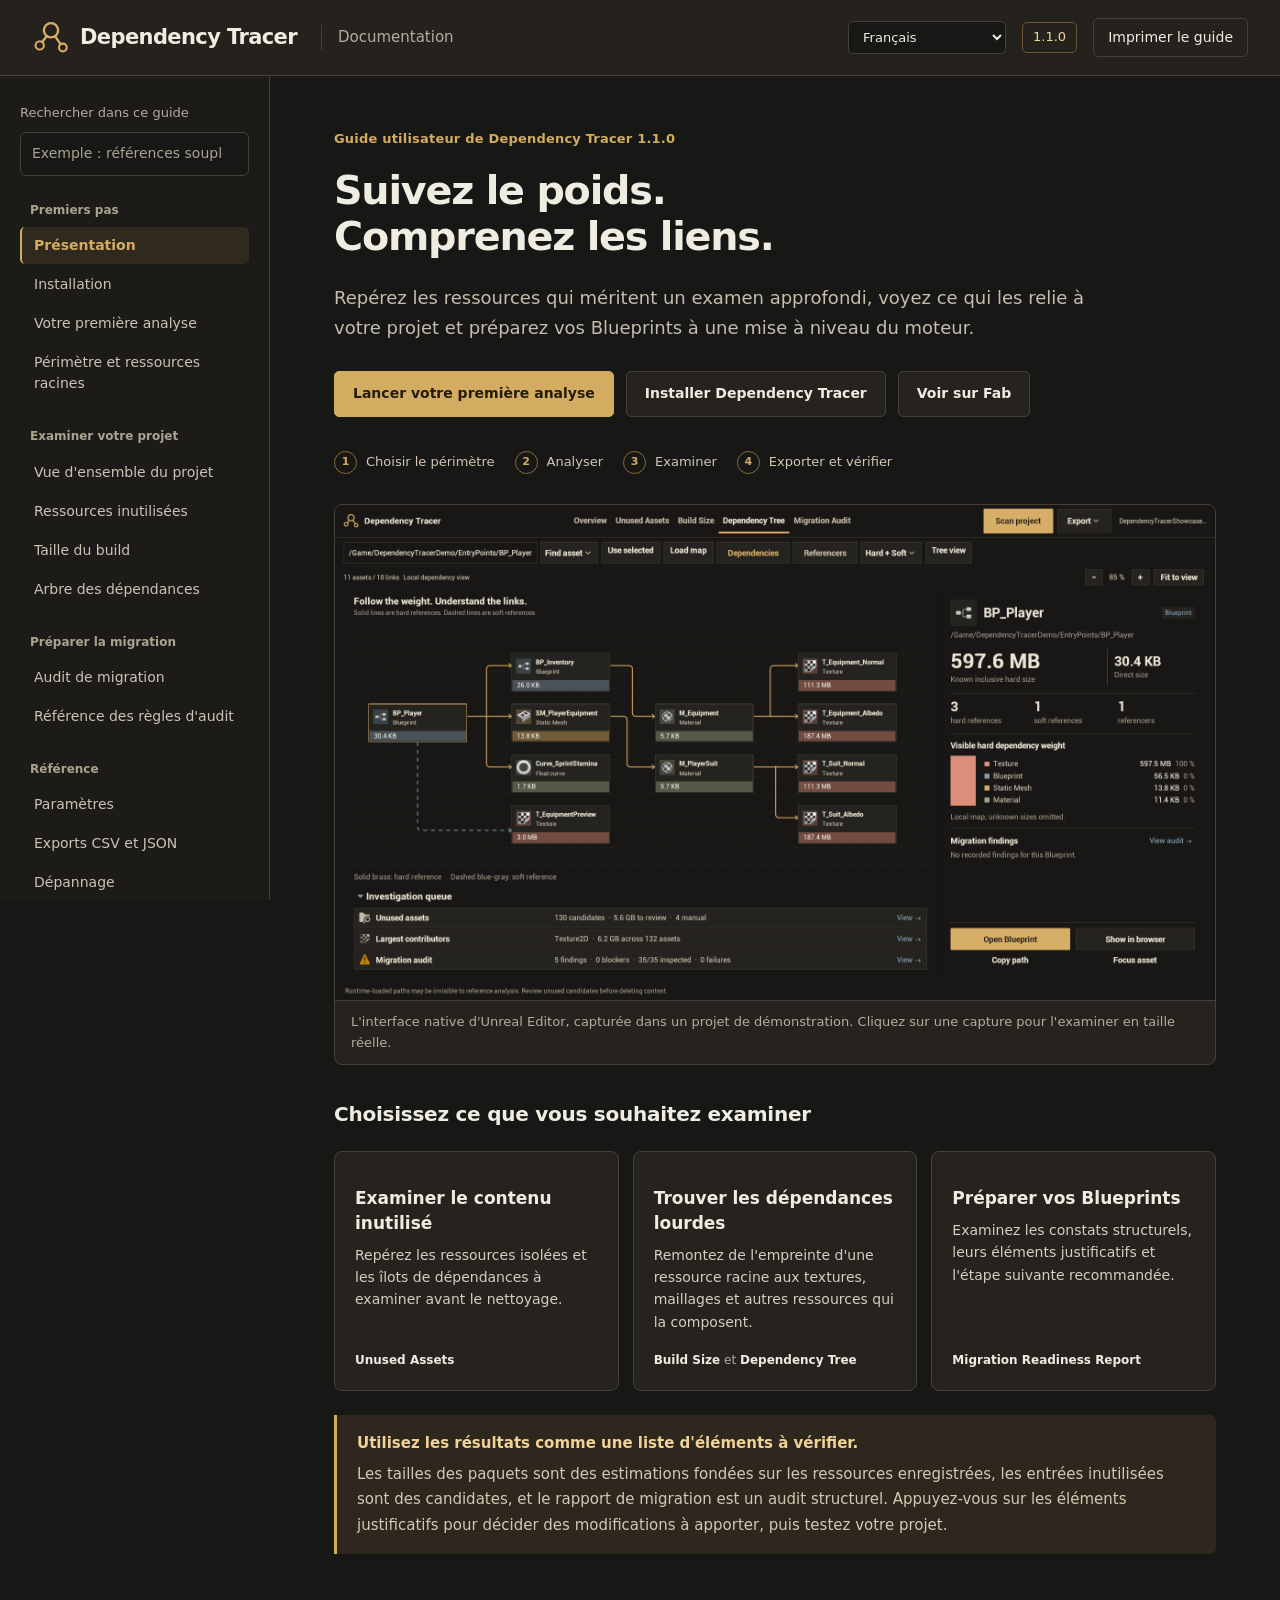
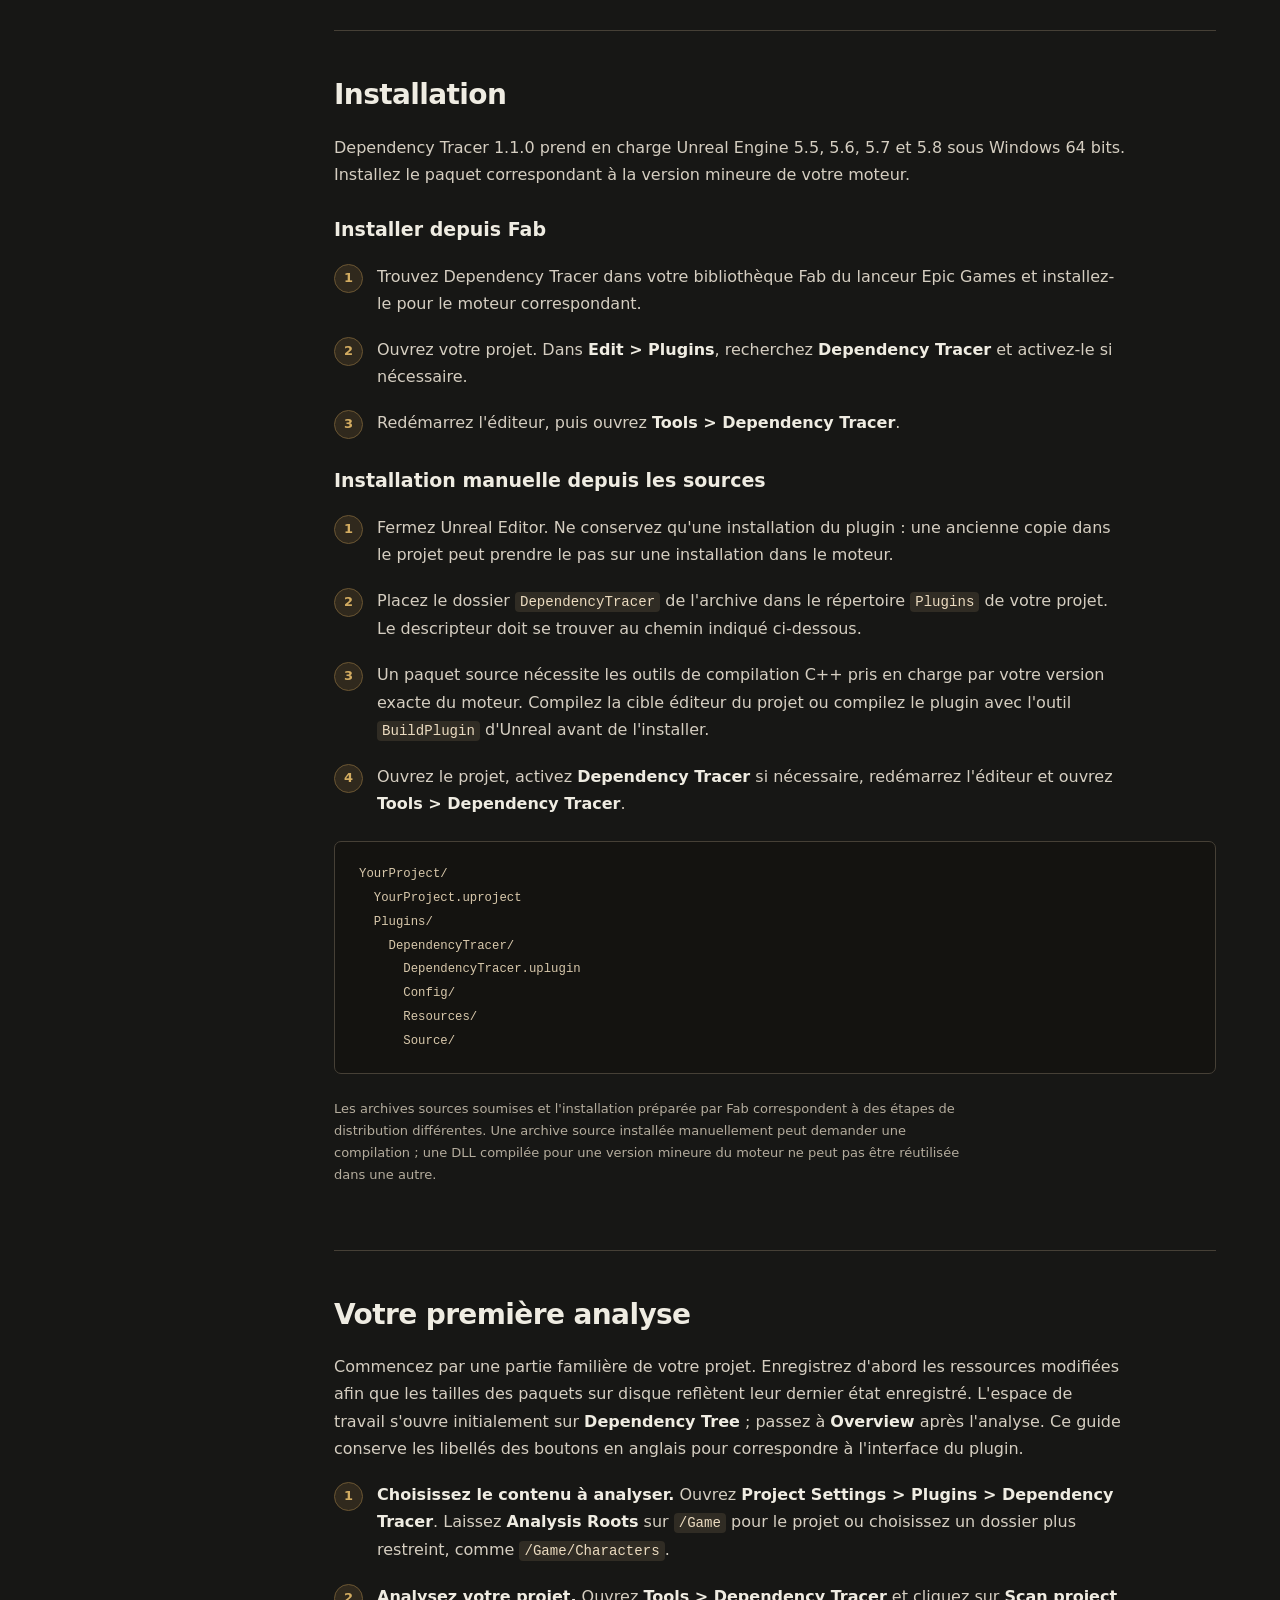
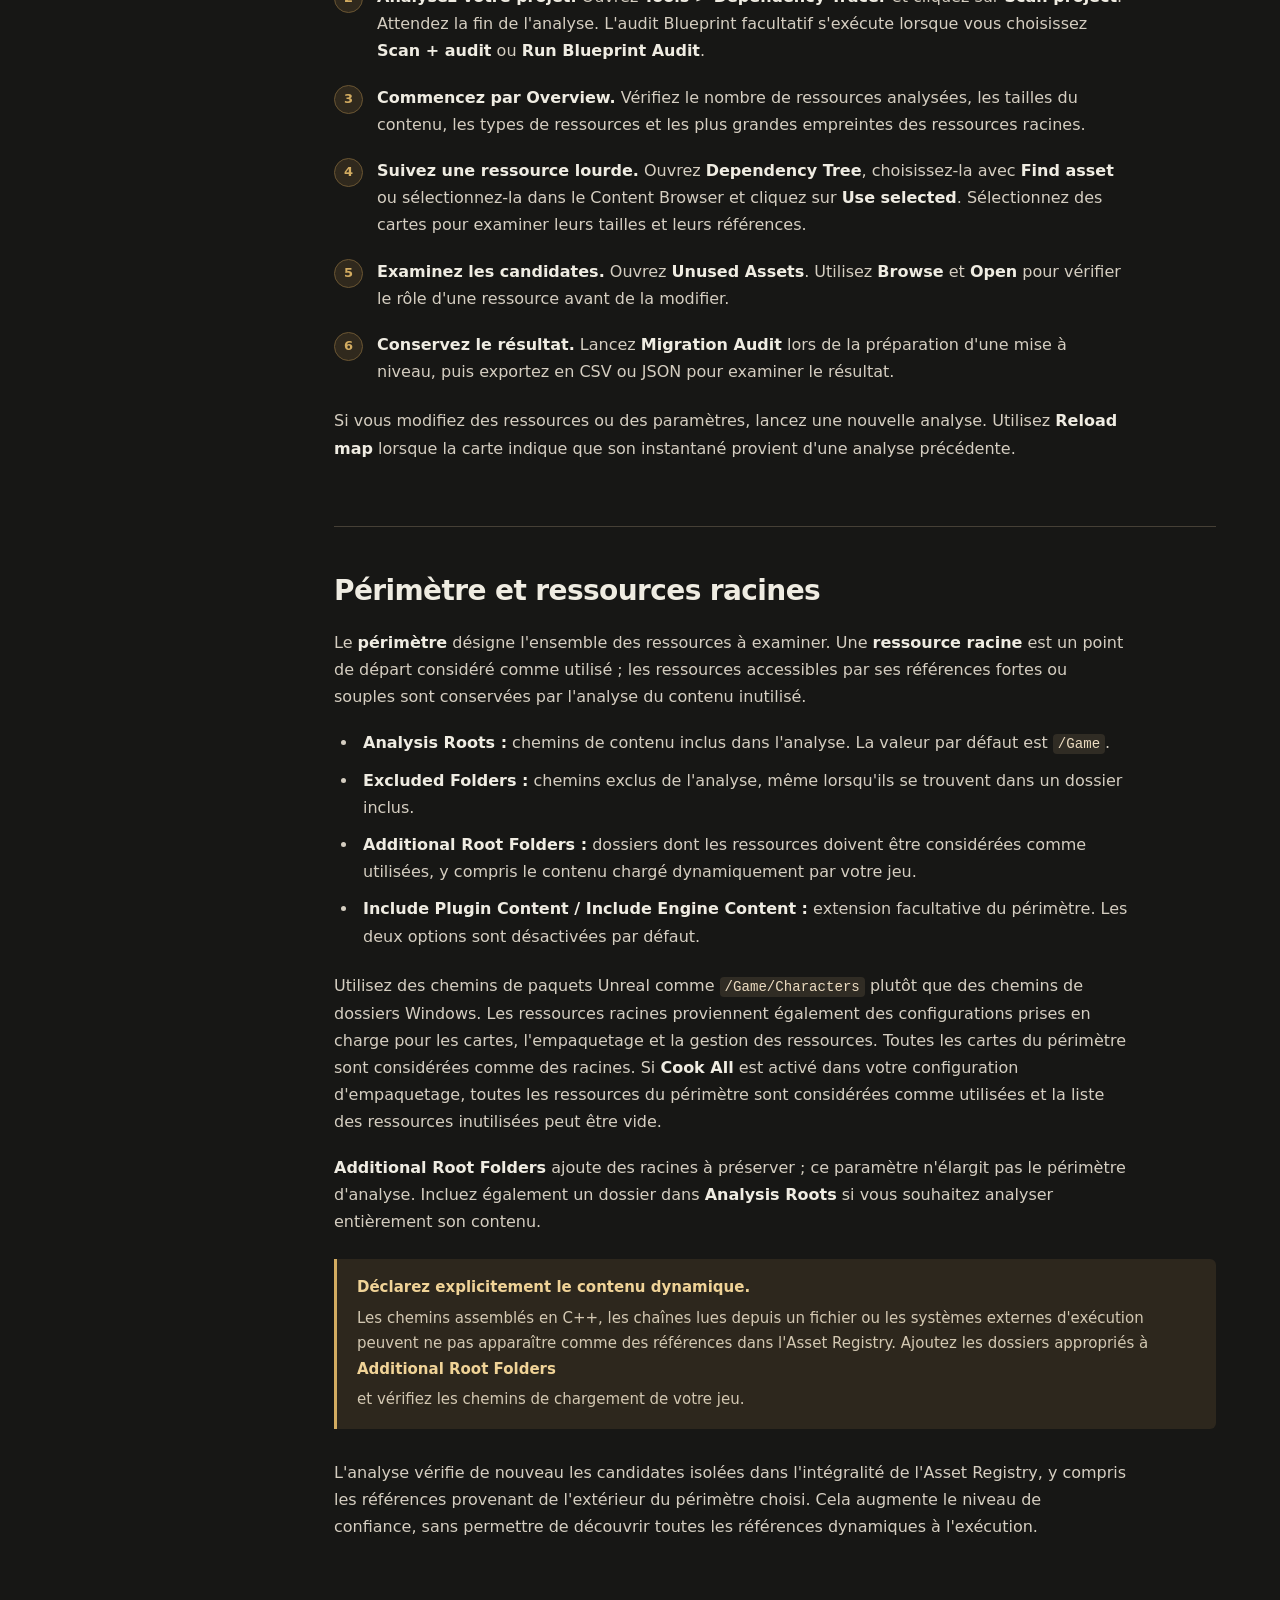
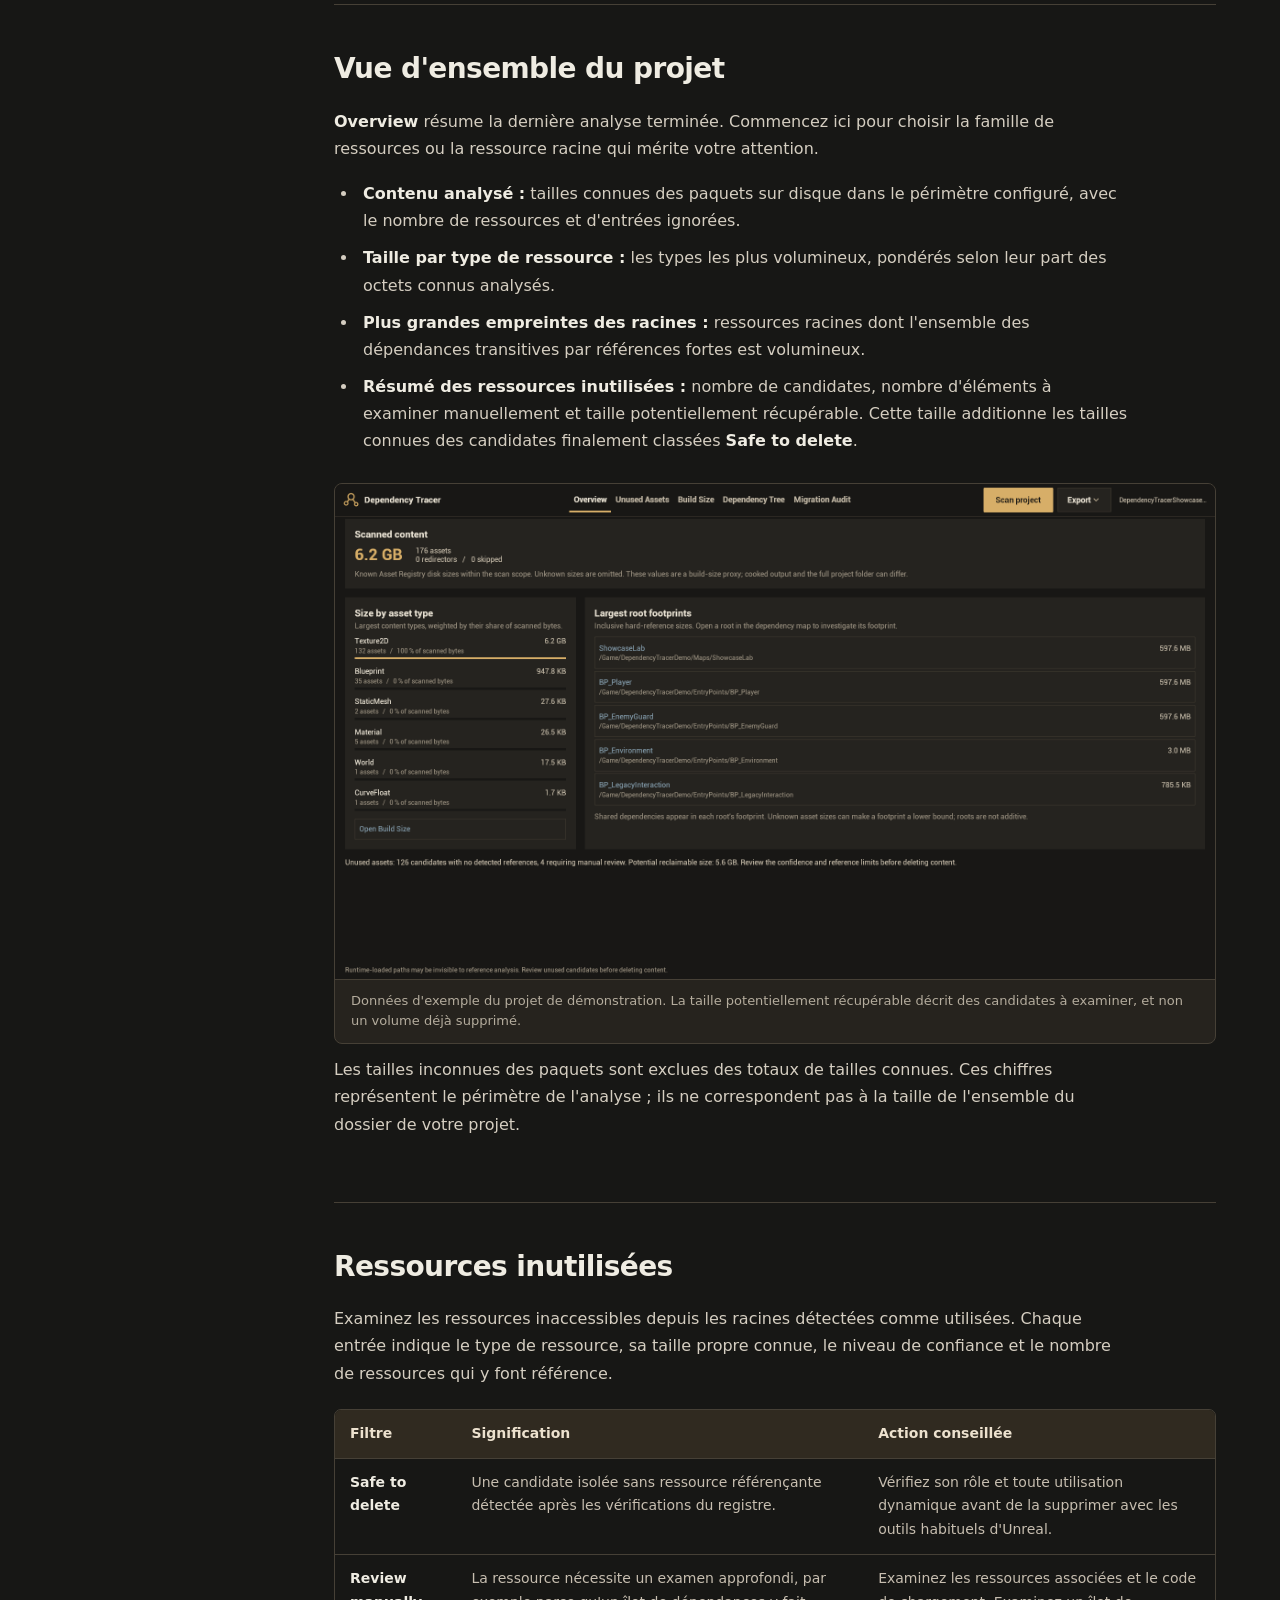
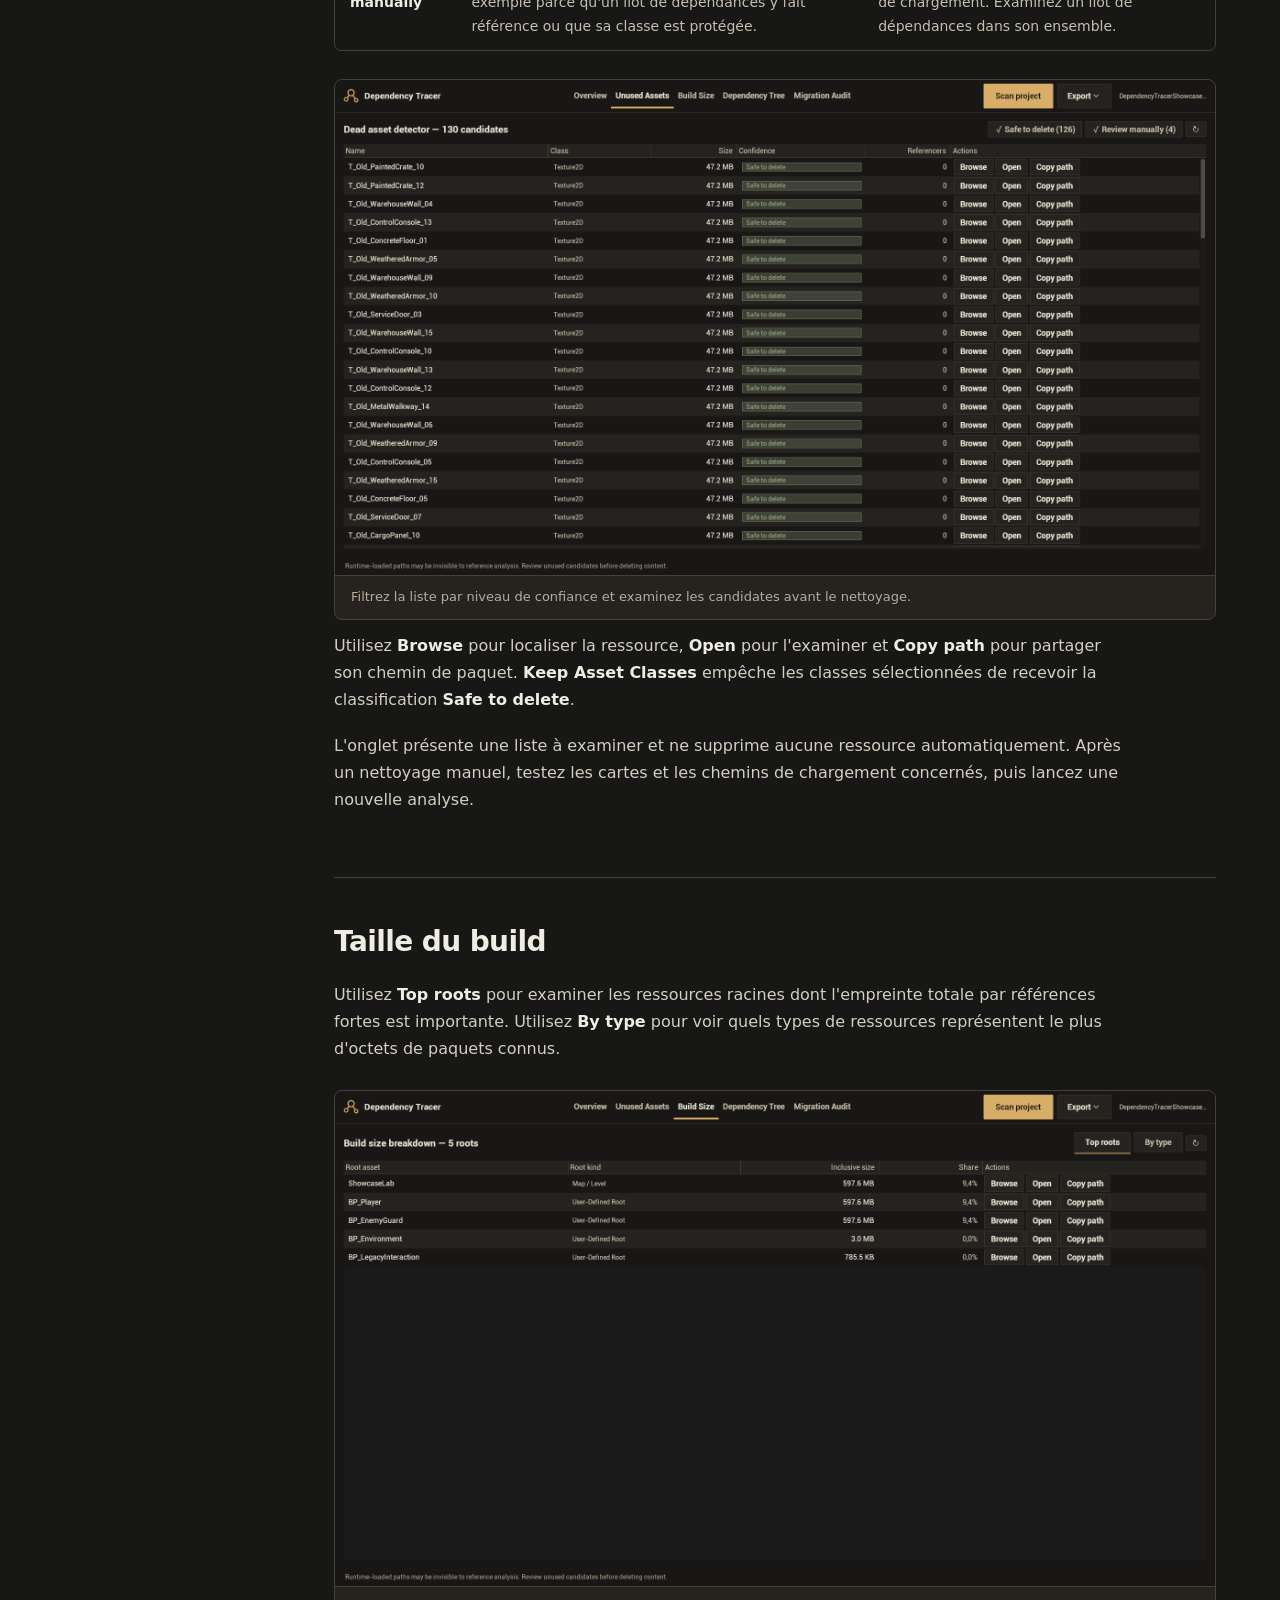
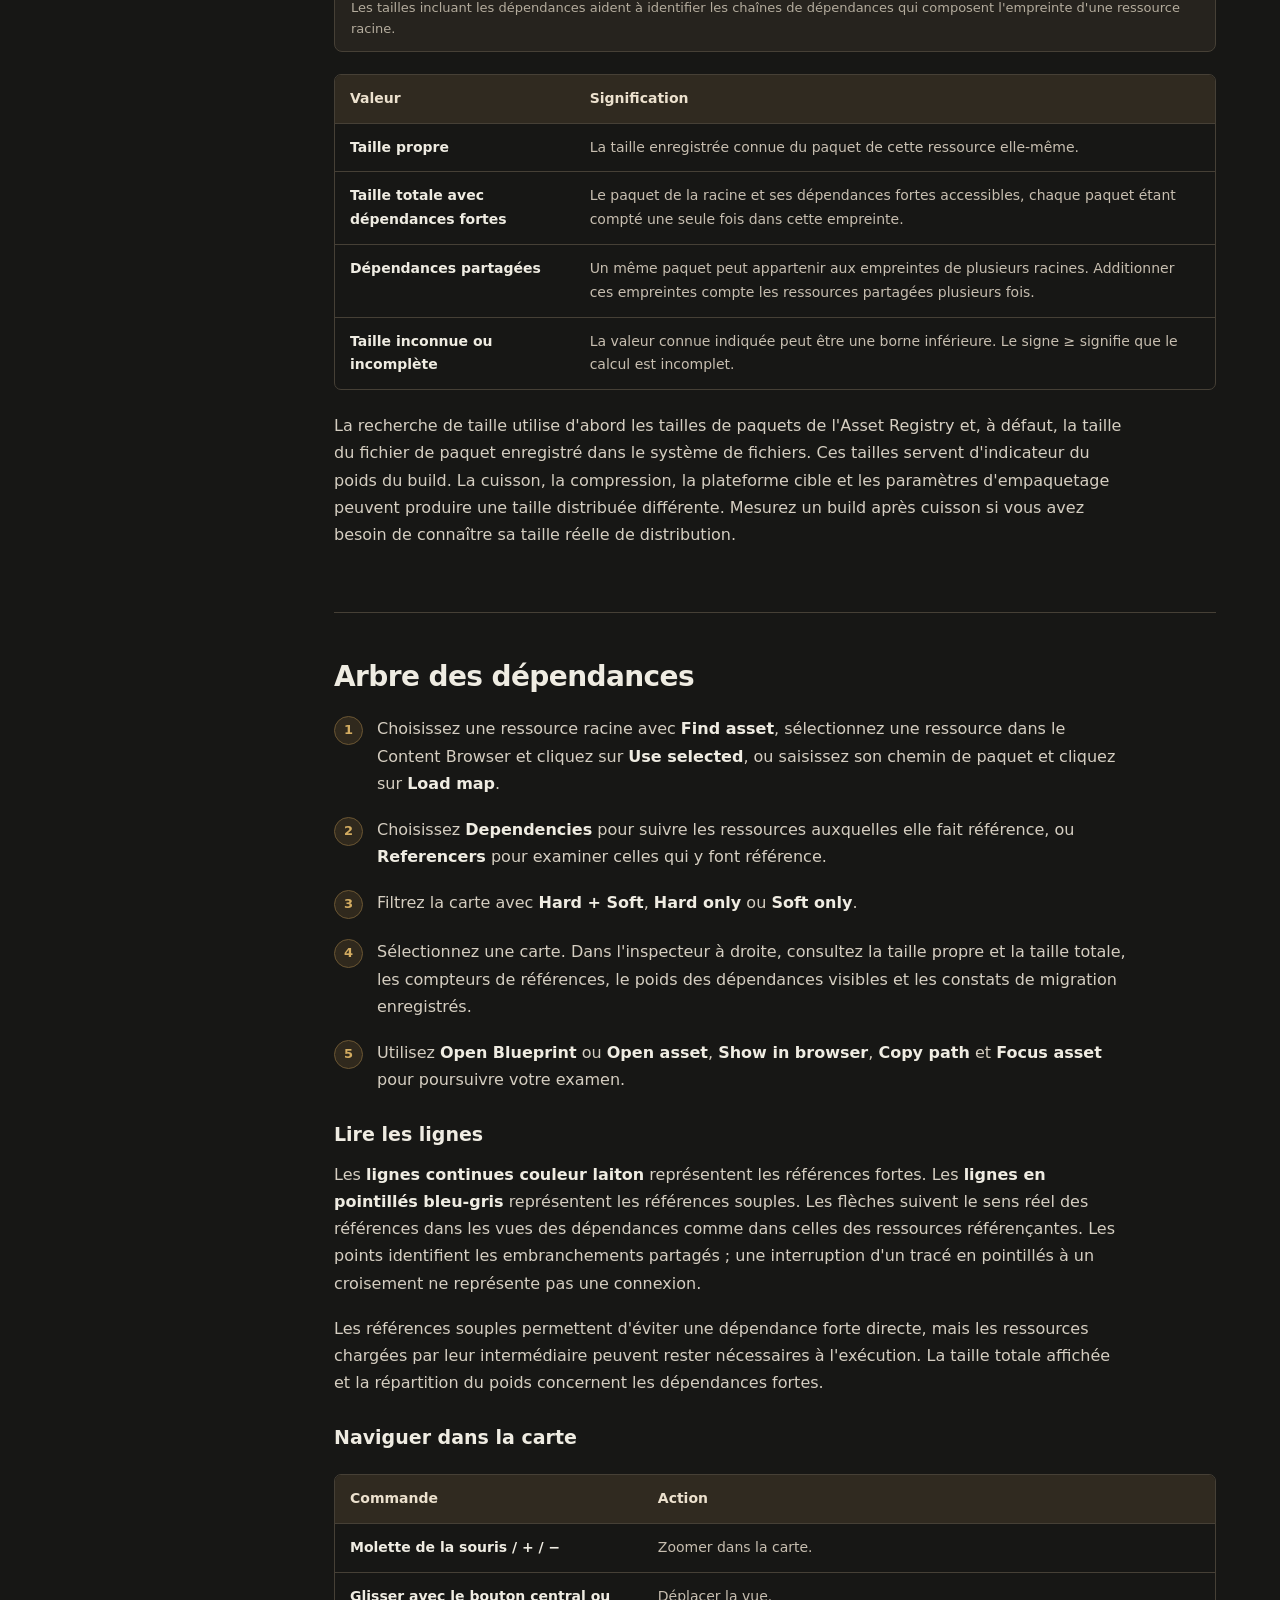
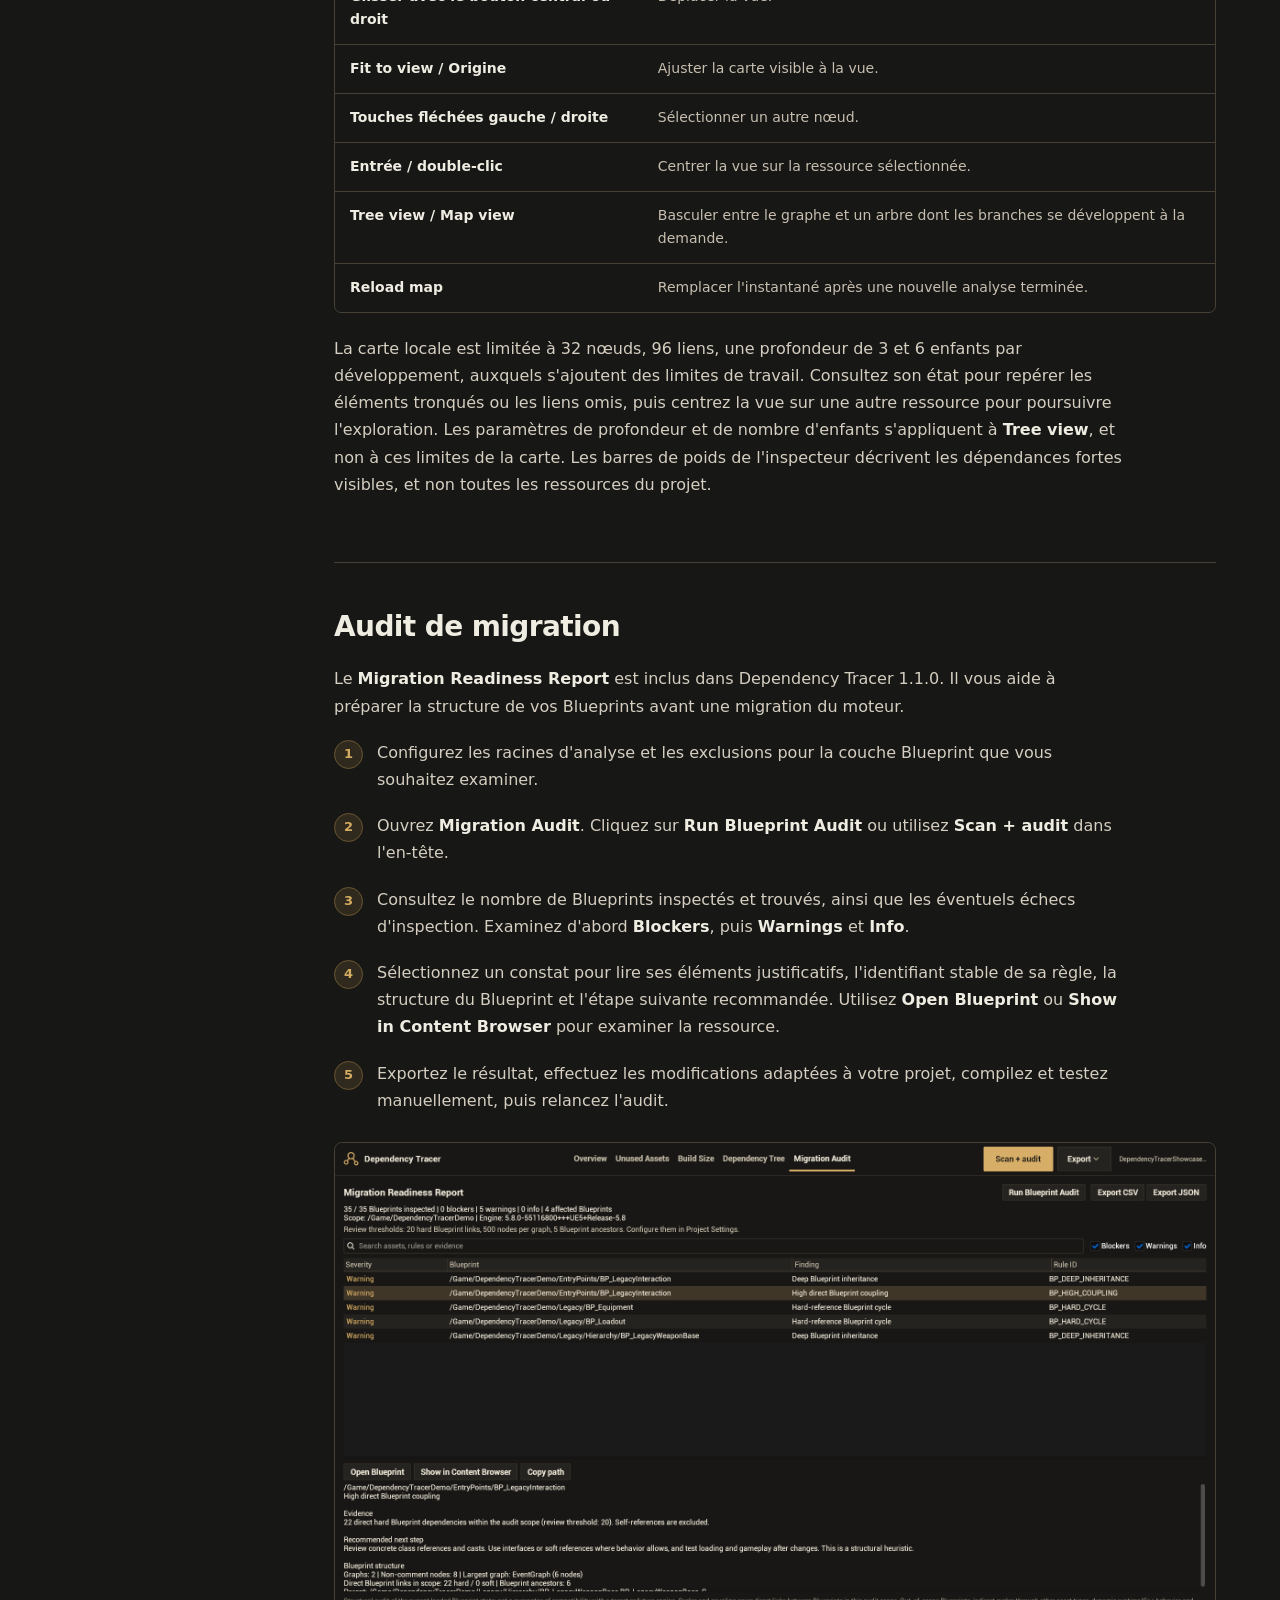
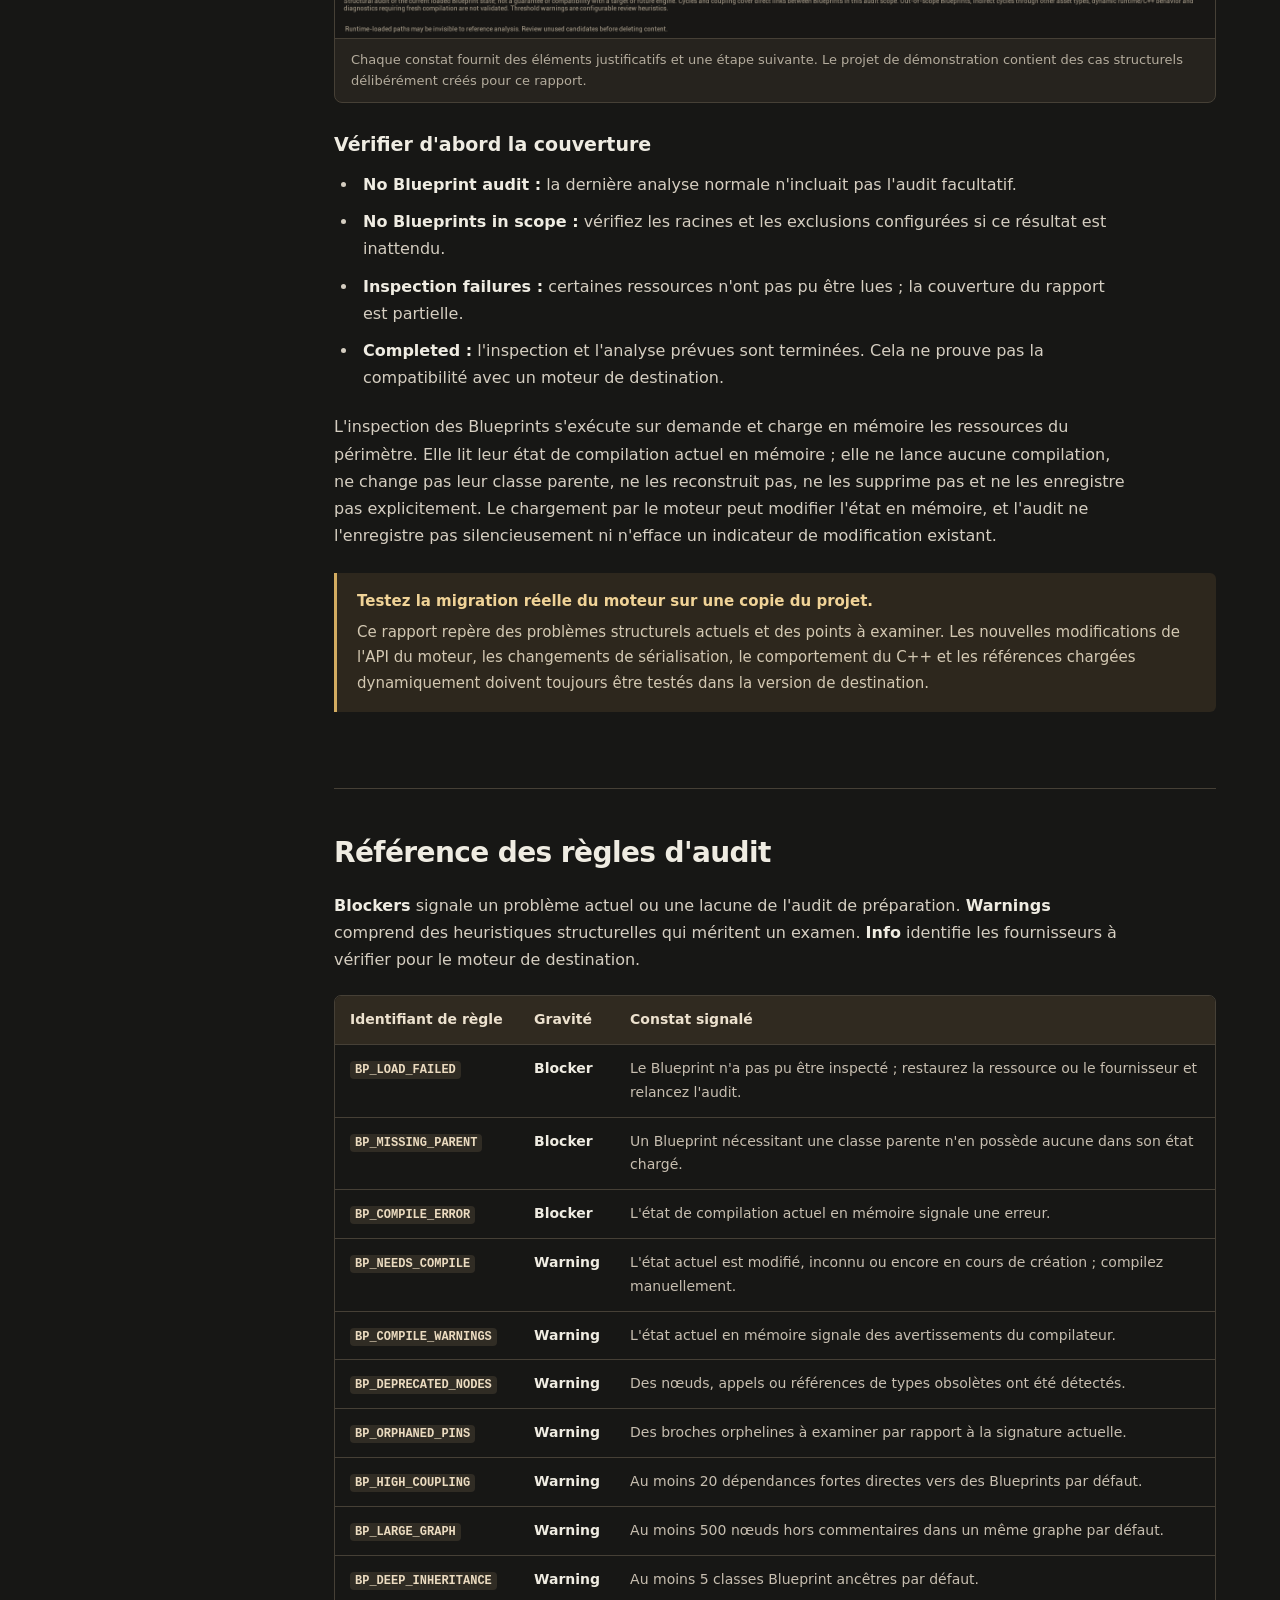
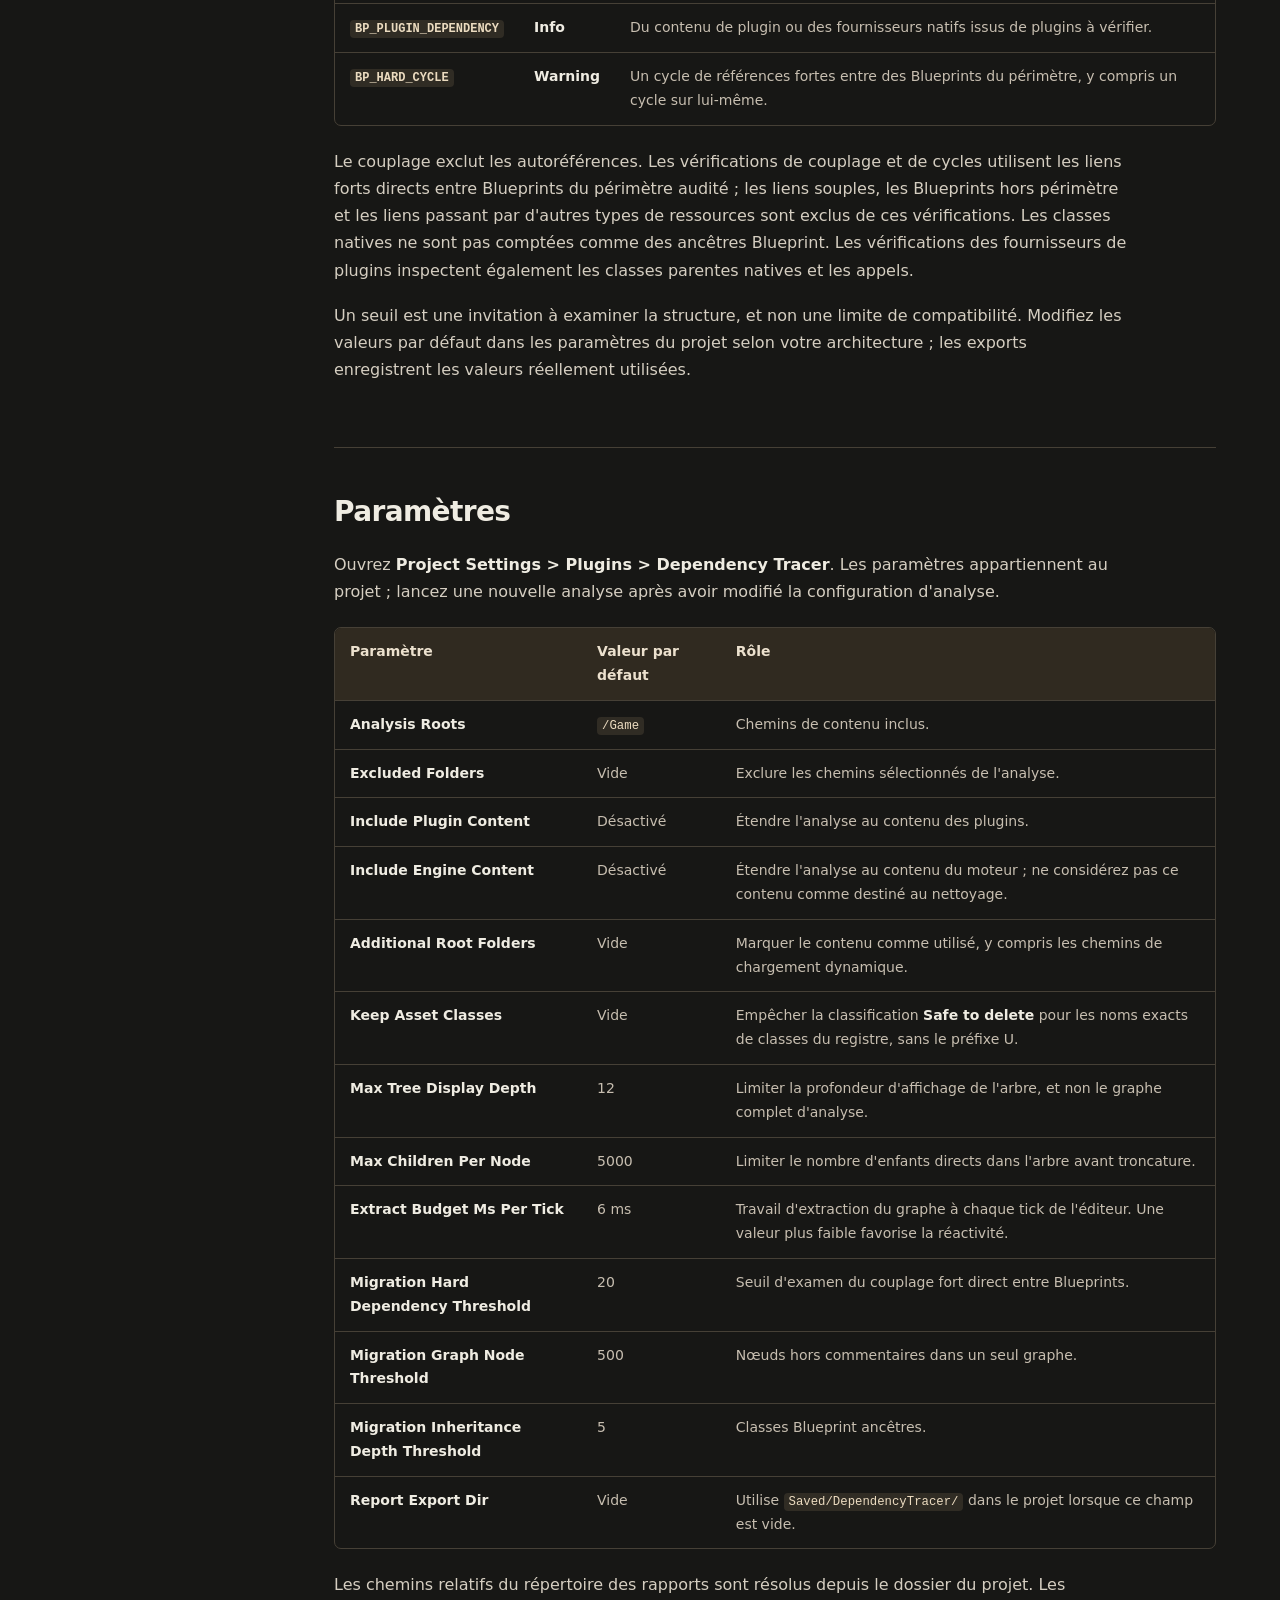
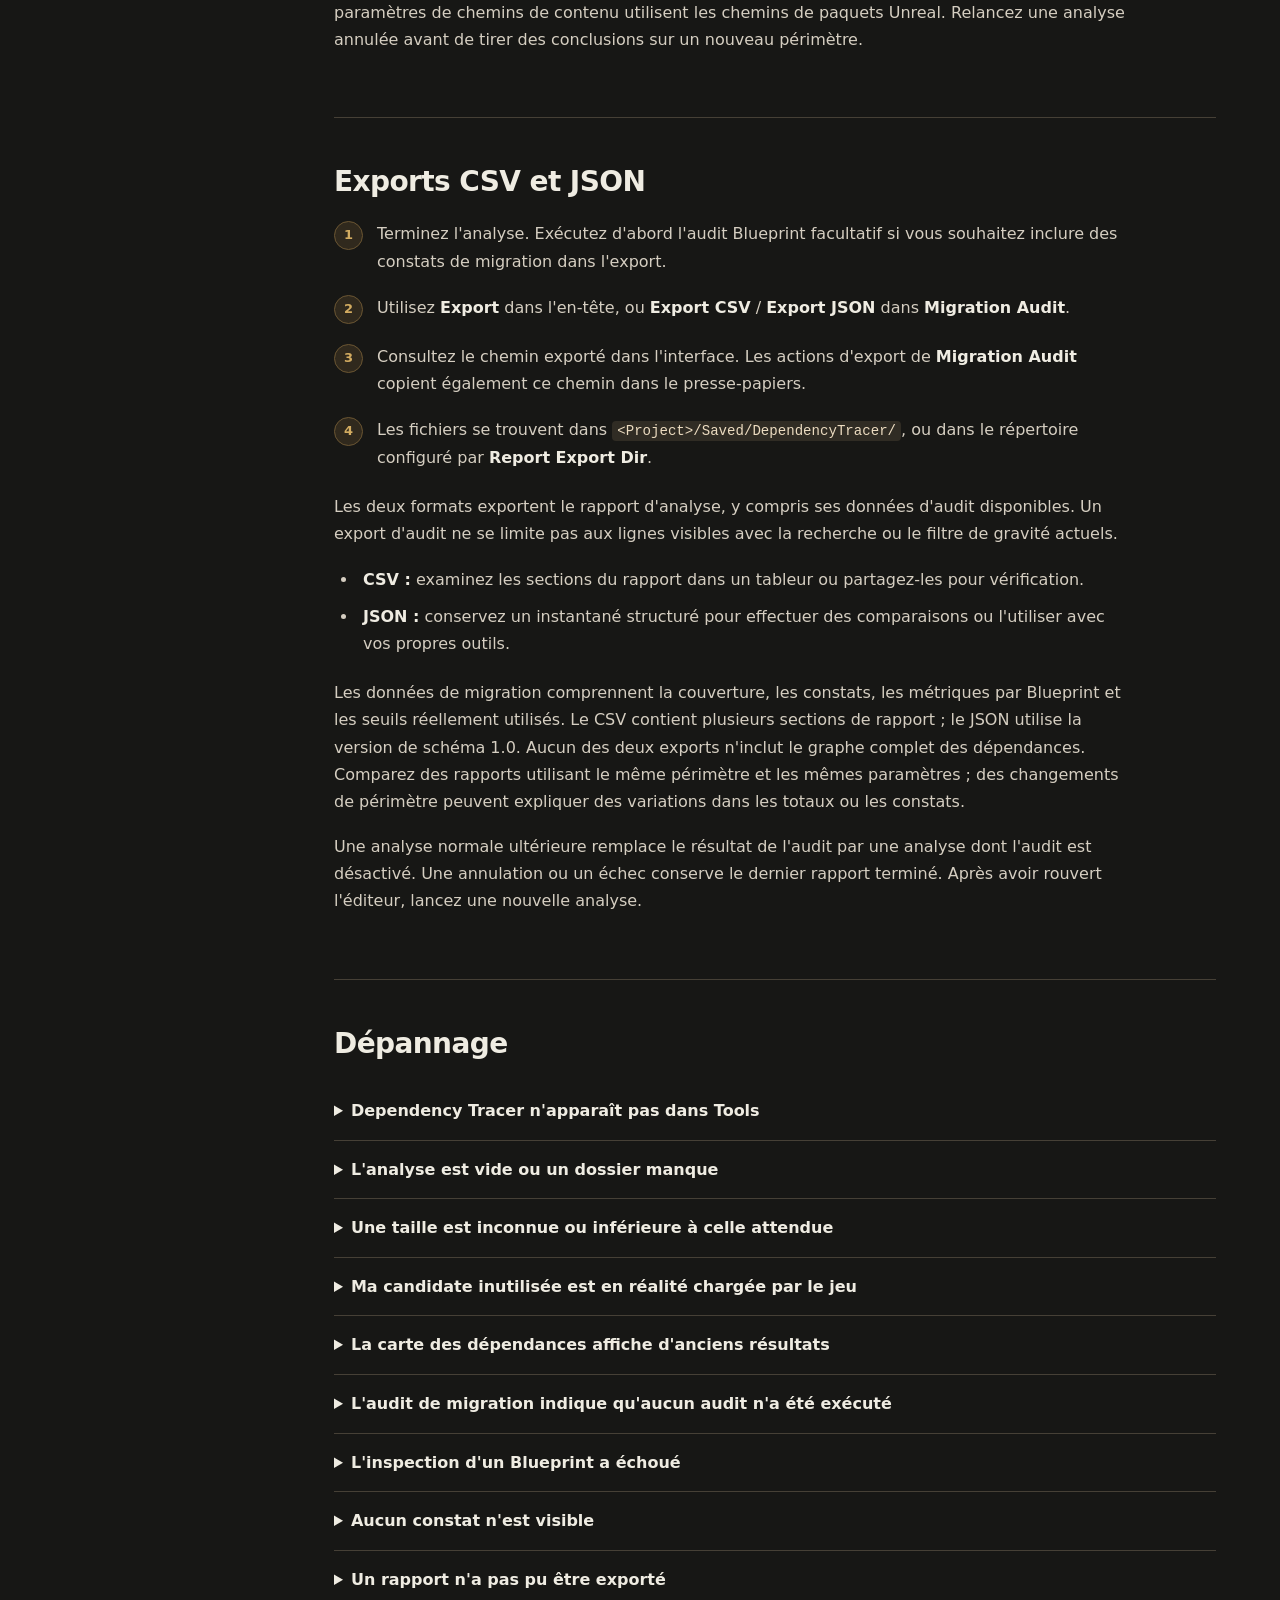
<file: fr/index.html>
<!doctype html>
<html lang="fr">
<head>
  <meta charset="utf-8">
  <meta name="viewport" content="width=device-width, initial-scale=1">
  <meta name="color-scheme" content="dark">
  <meta name="site-root" content="../">
  <meta name="description" content="Installez Dependency Tracer, examinez les ressources Unreal Engine inutilisées, explorez les références fortes et souples, analysez la taille des ressources et utilisez le Blueprint Migration Readiness Report.">
  <title>Documentation de Dependency Tracer | Unreal Engine</title>
  <link rel="canonical" href="https://nexusforgeue.github.io/dependencytracer-docs/fr/">
  <link rel="alternate" hreflang="en" href="https://nexusforgeue.github.io/dependencytracer-docs/">
  <link rel="alternate" hreflang="zh-Hans" href="https://nexusforgeue.github.io/dependencytracer-docs/zh-Hans/">
  <link rel="alternate" hreflang="ru" href="https://nexusforgeue.github.io/dependencytracer-docs/ru/">
  <link rel="alternate" hreflang="es" href="https://nexusforgeue.github.io/dependencytracer-docs/es/">
  <link rel="alternate" hreflang="pt-BR" href="https://nexusforgeue.github.io/dependencytracer-docs/pt-BR/">
  <link rel="alternate" hreflang="de" href="https://nexusforgeue.github.io/dependencytracer-docs/de/">
  <link rel="alternate" hreflang="ja" href="https://nexusforgeue.github.io/dependencytracer-docs/ja/">
  <link rel="alternate" hreflang="fr" href="https://nexusforgeue.github.io/dependencytracer-docs/fr/">
  <link rel="alternate" hreflang="ko" href="https://nexusforgeue.github.io/dependencytracer-docs/ko/">
  <link rel="alternate" hreflang="x-default" href="https://nexusforgeue.github.io/dependencytracer-docs/">
  <link rel="icon" type="image/svg+xml" href="../assets/dependencytracer.svg">
  <link rel="stylesheet" href="../assets/style.css">
  <script src="../assets/app.js" defer></script>
</head>
<body data-search-one="{count} chapitre trouvé." data-search-many="{count} chapitres trouvés." data-search-empty="Aucun chapitre trouvé. Essayez une recherche plus courte.">
  <a class="skip-link" href="#main">Aller à la documentation</a>
  <header class="site-header">
    <a class="brand" href="#overview" aria-label="Accueil de la documentation de Dependency Tracer"><img src="../assets/dependencytracer.svg" alt="" width="38" height="38"><span>Dependency Tracer</span></a>
    <span class="header-label">Documentation</span>
    <div class="header-actions"><label class="language-picker"><span class="visually-hidden">Langue de la documentation</span><select id="doc-locale" aria-label="Langue de la documentation"><option value="en">English</option><option value="zh-Hans">简体中文</option><option value="ru">Русский</option><option value="es">Español</option><option value="pt-BR">Português (Brasil)</option><option value="de">Deutsch</option><option value="ja">日本語</option><option value="fr" selected>Français</option><option value="ko">한국어</option></select></label><span class="version">1.1.0</span><button class="print-button" type="button" id="print-guide">Imprimer le guide</button><button class="menu-button" type="button" id="menu-toggle" aria-controls="sidebar" aria-expanded="false">Menu</button></div>
  </header>
  <div class="site-layout">
    <aside class="sidebar" id="sidebar">
      <div class="search-box"><label for="doc-search">Rechercher dans ce guide</label><input id="doc-search" type="search" placeholder="Exemple : références souples ou export" autocomplete="off" aria-controls="search-results"><div id="search-results" class="search-results" hidden></div><p class="visually-hidden" id="search-status" role="status"></p></div>
      <nav aria-label="Chapitres de la documentation">
        <p class="nav-heading">Premiers pas</p>
        <a href="#overview" aria-current="location">Présentation</a><a href="#installation">Installation</a><a href="#quick-start">Votre première analyse</a><a href="#scope">Périmètre et ressources racines</a>
        <p class="nav-heading">Examiner votre projet</p>
        <a href="#project-overview">Vue d'ensemble du projet</a><a href="#unused-assets">Ressources inutilisées</a><a href="#build-size">Taille du build</a><a href="#dependency-tree">Arbre des dépendances</a>
        <p class="nav-heading">Préparer la migration</p>
        <a href="#migration-audit">Audit de migration</a><a href="#audit-rules">Référence des règles d'audit</a>
        <p class="nav-heading">Référence</p>
        <a href="#settings">Paramètres</a><a href="#exports">Exports CSV et JSON</a><a href="#troubleshooting">Dépannage</a><a href="#faq">Questions fréquentes</a><a href="#version">Version et assistance</a>
      </nav>
      <div class="sidebar-footer">Unreal Engine 5.5 / 5.6 / 5.7 / 5.8<br>Windows 64 bits</div>
    </aside>
    <main id="main" tabindex="-1">
      <section class="doc-section overview" id="overview" aria-labelledby="overview-title" data-search="premiers pas introduction ressources optimisation dépendances migration taille Blueprint">
        <p class="eyebrow">Guide utilisateur de Dependency Tracer 1.1.0</p>
        <h1 id="overview-title">Suivez le poids.<br>Comprenez les liens.</h1>
        <p class="lead">Repérez les ressources qui méritent un examen approfondi, voyez ce qui les relie à votre projet et préparez vos Blueprints à une mise à niveau du moteur.</p>
        <div class="intro-actions"><a class="primary-link" href="#quick-start">Lancer votre première analyse</a><a class="secondary-link" href="#installation">Installer Dependency Tracer</a><a class="secondary-link" href="https://www.fab.com/listings/be0472f5-6168-438f-9bc7-d650cd8481aa">Voir sur Fab</a></div>
        <div class="workflow" aria-label="Les quatre étapes de l'examen"><span><b>1</b> Choisir le périmètre</span><span><b>2</b> Analyser</span><span><b>3</b> Examiner</span><span><b>4</b> Exporter et vérifier</span></div>
        <figure class="screenshot hero-figure"><a href="../assets/screens/dependency-tree.png" target="_blank" rel="noopener" aria-label="Ouvrir la capture de la carte des dépendances en taille réelle"><img src="../assets/screens/dependency-tree.png" width="1920" height="1080" alt="La véritable carte des dépendances de Dependency Tracer, avec des branches de références fortes couleur laiton, un tracé en pointillés pour une référence souple et l'inspecteur de la ressource sélectionnée."></a><figcaption>L'interface native d'Unreal Editor, capturée dans un projet de démonstration. Cliquez sur une capture pour l'examiner en taille réelle.</figcaption></figure>
        <h2>Choisissez ce que vous souhaitez examiner</h2>
        <div class="method-cards"><a href="#unused-assets"><h3>Examiner le contenu inutilisé</h3><p>Repérez les ressources isolées et les îlots de dépendances à examiner avant le nettoyage.</p><span><strong>Unused Assets</strong></span></a><a href="#build-size"><h3>Trouver les dépendances lourdes</h3><p>Remontez de l'empreinte d'une ressource racine aux textures, maillages et autres ressources qui la composent.</p><span><strong>Build Size</strong> et <strong>Dependency Tree</strong></span></a><a href="#migration-audit"><h3>Préparer vos Blueprints</h3><p>Examinez les constats structurels, leurs éléments justificatifs et l'étape suivante recommandée.</p><span><strong>Migration Readiness Report</strong></span></a></div>
        <div class="intro-note"><strong>Utilisez les résultats comme une liste d'éléments à vérifier.</strong> Les tailles des paquets sont des estimations fondées sur les ressources enregistrées, les entrées inutilisées sont des candidates, et le rapport de migration est un audit structurel. Appuyez-vous sur les éléments justificatifs pour décider des modifications à apporter, puis testez votre projet.</div>
      </section>
      <section class="doc-section" id="installation" aria-labelledby="installation-title" data-search="installation Fab Launcher ZIP sources compilateur build modules manquants activer Windows Plugins version">
        <h2 id="installation-title">Installation</h2>
        <p>Dependency Tracer 1.1.0 prend en charge Unreal Engine 5.5, 5.6, 5.7 et 5.8 sous Windows 64 bits. Installez le paquet correspondant à la version mineure de votre moteur.</p>
        <h3>Installer depuis Fab</h3>
        <ol class="steps"><li>Trouvez Dependency Tracer dans votre bibliothèque Fab du lanceur Epic Games et installez-le pour le moteur correspondant.</li><li>Ouvrez votre projet. Dans <strong>Edit &gt; Plugins</strong>, recherchez <strong>Dependency Tracer</strong> et activez-le si nécessaire.</li><li>Redémarrez l'éditeur, puis ouvrez <strong>Tools &gt; Dependency Tracer</strong>.</li></ol>
        <h3>Installation manuelle depuis les sources</h3>
        <ol class="steps"><li>Fermez Unreal Editor. Ne conservez qu'une installation du plugin : une ancienne copie dans le projet peut prendre le pas sur une installation dans le moteur.</li><li>Placez le dossier <code>DependencyTracer</code> de l'archive dans le répertoire <code>Plugins</code> de votre projet. Le descripteur doit se trouver au chemin indiqué ci-dessous.</li><li>Un paquet source nécessite les outils de compilation C++ pris en charge par votre version exacte du moteur. Compilez la cible éditeur du projet ou compilez le plugin avec l'outil <code>BuildPlugin</code> d'Unreal avant de l'installer.</li><li>Ouvrez le projet, activez <strong>Dependency Tracer</strong> si nécessaire, redémarrez l'éditeur et ouvrez <strong>Tools &gt; Dependency Tracer</strong>.</li></ol>
        <pre><code>YourProject/
  YourProject.uproject
  Plugins/
    DependencyTracer/
      DependencyTracer.uplugin
      Config/
      Resources/
      Source/</code></pre>
        <p class="small">Les archives sources soumises et l'installation préparée par Fab correspondent à des étapes de distribution différentes. Une archive source installée manuellement peut demander une compilation ; une DLL compilée pour une version mineure du moteur ne peut pas être réutilisée dans une autre.</p>
      </section>
      <section class="doc-section" id="quick-start" aria-labelledby="quick-start-title" data-search="tutoriel première analyse Scan project ressource enregistrer sélectionner examiner audit nettoyage">
        <h2 id="quick-start-title">Votre première analyse</h2>
        <p>Commencez par une partie familière de votre projet. Enregistrez d'abord les ressources modifiées afin que les tailles des paquets sur disque reflètent leur dernier état enregistré. L'espace de travail s'ouvre initialement sur <strong>Dependency Tree</strong> ; passez à <strong>Overview</strong> après l'analyse. Ce guide conserve les libellés des boutons en anglais pour correspondre à l'interface du plugin.</p>
        <ol class="steps"><li><strong>Choisissez le contenu à analyser.</strong> Ouvrez <strong>Project Settings &gt; Plugins &gt; Dependency Tracer</strong>. Laissez <strong>Analysis Roots</strong> sur <code>/Game</code> pour le projet ou choisissez un dossier plus restreint, comme <code>/Game/Characters</code>.</li><li><strong>Analysez votre projet.</strong> Ouvrez <strong>Tools &gt; Dependency Tracer</strong> et cliquez sur <strong>Scan project</strong>. Attendez la fin de l'analyse. L'audit Blueprint facultatif s'exécute lorsque vous choisissez <strong>Scan + audit</strong> ou <strong>Run Blueprint Audit</strong>.</li><li><strong>Commencez par Overview.</strong> Vérifiez le nombre de ressources analysées, les tailles du contenu, les types de ressources et les plus grandes empreintes des ressources racines.</li><li><strong>Suivez une ressource lourde.</strong> Ouvrez <strong>Dependency Tree</strong>, choisissez-la avec <strong>Find asset</strong> ou sélectionnez-la dans le Content Browser et cliquez sur <strong>Use selected</strong>. Sélectionnez des cartes pour examiner leurs tailles et leurs références.</li><li><strong>Examinez les candidates.</strong> Ouvrez <strong>Unused Assets</strong>. Utilisez <strong>Browse</strong> et <strong>Open</strong> pour vérifier le rôle d'une ressource avant de la modifier.</li><li><strong>Conservez le résultat.</strong> Lancez <strong>Migration Audit</strong> lors de la préparation d'une mise à niveau, puis exportez en CSV ou JSON pour examiner le résultat.</li></ol>
        <p>Si vous modifiez des ressources ou des paramètres, lancez une nouvelle analyse. Utilisez <strong>Reload map</strong> lorsque la carte indique que son instantané provient d'une analyse précédente.</p>
      </section>
      <section class="doc-section" id="scope" aria-labelledby="scope-title" data-search="périmètre Analysis Roots Excluded Folders Additional Root Folders chargement dynamique cartes cuisson empaquetage ressources primaires racines plugin moteur contenu">
        <h2 id="scope-title">Périmètre et ressources racines</h2>
        <p>Le <strong>périmètre</strong> désigne l'ensemble des ressources à examiner. Une <strong>ressource racine</strong> est un point de départ considéré comme utilisé ; les ressources accessibles par ses références fortes ou souples sont conservées par l'analyse du contenu inutilisé.</p>
        <ul><li><strong>Analysis Roots :</strong> chemins de contenu inclus dans l'analyse. La valeur par défaut est <code>/Game</code>.</li><li><strong>Excluded Folders :</strong> chemins exclus de l'analyse, même lorsqu'ils se trouvent dans un dossier inclus.</li><li><strong>Additional Root Folders :</strong> dossiers dont les ressources doivent être considérées comme utilisées, y compris le contenu chargé dynamiquement par votre jeu.</li><li><strong>Include Plugin Content / Include Engine Content :</strong> extension facultative du périmètre. Les deux options sont désactivées par défaut.</li></ul>
        <p>Utilisez des chemins de paquets Unreal comme <code>/Game/Characters</code> plutôt que des chemins de dossiers Windows. Les ressources racines proviennent également des configurations prises en charge pour les cartes, l'empaquetage et la gestion des ressources. Toutes les cartes du périmètre sont considérées comme des racines. Si <strong>Cook All</strong> est activé dans votre configuration d'empaquetage, toutes les ressources du périmètre sont considérées comme utilisées et la liste des ressources inutilisées peut être vide.</p>
        <p><strong>Additional Root Folders</strong> ajoute des racines à préserver ; ce paramètre n'élargit pas le périmètre d'analyse. Incluez également un dossier dans <strong>Analysis Roots</strong> si vous souhaitez analyser entièrement son contenu.</p>
        <div class="callout"><strong>Déclarez explicitement le contenu dynamique.</strong> Les chemins assemblés en C++, les chaînes lues depuis un fichier ou les systèmes externes d'exécution peuvent ne pas apparaître comme des références dans l'Asset Registry. Ajoutez les dossiers appropriés à <strong>Additional Root Folders</strong> et vérifiez les chemins de chargement de votre jeu.</div>
        <p>L'analyse vérifie de nouveau les candidates isolées dans l'intégralité de l'Asset Registry, y compris les références provenant de l'extérieur du périmètre choisi. Cela augmente le niveau de confiance, sans permettre de découvrir toutes les références dynamiques à l'exécution.</p>
      </section>
      <section class="doc-section" id="project-overview" aria-labelledby="project-overview-title" data-search="Overview vue ensemble total analysé tailles contenu types grandes racines ignorés redirections paquet">
        <h2 id="project-overview-title">Vue d'ensemble du projet</h2>
        <p><strong>Overview</strong> résume la dernière analyse terminée. Commencez ici pour choisir la famille de ressources ou la ressource racine qui mérite votre attention.</p>
        <ul><li><strong>Contenu analysé :</strong> tailles connues des paquets sur disque dans le périmètre configuré, avec le nombre de ressources et d'entrées ignorées.</li><li><strong>Taille par type de ressource :</strong> les types les plus volumineux, pondérés selon leur part des octets connus analysés.</li><li><strong>Plus grandes empreintes des racines :</strong> ressources racines dont l'ensemble des dépendances transitives par références fortes est volumineux.</li><li><strong>Résumé des ressources inutilisées :</strong> nombre de candidates, nombre d'éléments à examiner manuellement et taille potentiellement récupérable. Cette taille additionne les tailles connues des candidates finalement classées <strong>Safe to delete</strong>.</li></ul>
        <figure class="screenshot"><a href="../assets/screens/overview.png" target="_blank" rel="noopener"><img src="../assets/screens/overview.png" width="1920" height="1080" alt="Vue d'ensemble affichant les tailles des paquets analysés, les types de ressources et les grandes empreintes des ressources racines." loading="lazy"></a><figcaption>Données d'exemple du projet de démonstration. La taille potentiellement récupérable décrit des candidates à examiner, et non un volume déjà supprimé.</figcaption></figure>
        <p>Les tailles inconnues des paquets sont exclues des totaux de tailles connues. Ces chiffres représentent le périmètre de l'analyse ; ils ne correspondent pas à la taille de l'ensemble du dossier de votre projet.</p>
      </section>
      <section class="doc-section" id="unused-assets" aria-labelledby="unused-assets-title" data-search="Unused Assets Safe to delete Review manually confiance suppression nettoyage orpheline îlot ressources référençantes références dynamiques">
        <h2 id="unused-assets-title">Ressources inutilisées</h2>
        <p>Examinez les ressources inaccessibles depuis les racines détectées comme utilisées. Chaque entrée indique le type de ressource, sa taille propre connue, le niveau de confiance et le nombre de ressources qui y font référence.</p>
        <div class="table-scroll"><table><caption>Niveau de confiance des ressources inutilisées</caption><thead><tr><th>Filtre</th><th>Signification</th><th>Action conseillée</th></tr></thead><tbody><tr><td><strong>Safe to delete</strong></td><td>Une candidate isolée sans ressource référençante détectée après les vérifications du registre.</td><td>Vérifiez son rôle et toute utilisation dynamique avant de la supprimer avec les outils habituels d'Unreal.</td></tr><tr><td><strong>Review manually</strong></td><td>La ressource nécessite un examen approfondi, par exemple parce qu'un îlot de dépendances y fait référence ou que sa classe est protégée.</td><td>Examinez les ressources associées et le code de chargement. Examinez un îlot de dépendances dans son ensemble.</td></tr></tbody></table></div>
        <figure class="screenshot"><a href="../assets/screens/unused-assets.png" target="_blank" rel="noopener"><img src="../assets/screens/unused-assets.png" width="1920" height="1080" alt="La liste des ressources inutilisées présente les candidates avec leur taille, leur niveau de confiance, les ressources référençantes et les actions de localisation, d'ouverture et de copie du chemin." loading="lazy"></a><figcaption>Filtrez la liste par niveau de confiance et examinez les candidates avant le nettoyage.</figcaption></figure>
        <p>Utilisez <strong>Browse</strong> pour localiser la ressource, <strong>Open</strong> pour l'examiner et <strong>Copy path</strong> pour partager son chemin de paquet. <strong>Keep Asset Classes</strong> empêche les classes sélectionnées de recevoir la classification <strong>Safe to delete</strong>.</p>
        <p>L'onglet présente une liste à examiner et ne supprime aucune ressource automatiquement. Après un nettoyage manuel, testez les cartes et les chemins de chargement concernés, puis lancez une nouvelle analyse.</p>
      </section>
      <section class="doc-section" id="build-size" aria-labelledby="build-size-title" data-search="Build Size principales racines par type taille inclusive propre partagée texture maillage octets cuisson compression empaquetage estimation">
        <h2 id="build-size-title">Taille du build</h2>
        <p>Utilisez <strong>Top roots</strong> pour examiner les ressources racines dont l'empreinte totale par références fortes est importante. Utilisez <strong>By type</strong> pour voir quels types de ressources représentent le plus d'octets de paquets connus.</p>
        <figure class="screenshot"><a href="../assets/screens/build-size.png" target="_blank" rel="noopener"><img src="../assets/screens/build-size.png" width="1920" height="1080" alt="La vue de taille du build affiche les racines, leur taille totale avec dépendances, leur part et les actions sur les ressources." loading="lazy"></a><figcaption>Les tailles incluant les dépendances aident à identifier les chaînes de dépendances qui composent l'empreinte d'une ressource racine.</figcaption></figure>
        <div class="table-scroll"><table><caption>Taille propre des ressources et taille incluant les dépendances</caption><thead><tr><th>Valeur</th><th>Signification</th></tr></thead><tbody><tr><td>Taille propre</td><td>La taille enregistrée connue du paquet de cette ressource elle-même.</td></tr><tr><td>Taille totale avec dépendances fortes</td><td>Le paquet de la racine et ses dépendances fortes accessibles, chaque paquet étant compté une seule fois dans cette empreinte.</td></tr><tr><td>Dépendances partagées</td><td>Un même paquet peut appartenir aux empreintes de plusieurs racines. Additionner ces empreintes compte les ressources partagées plusieurs fois.</td></tr><tr><td>Taille inconnue ou incomplète</td><td>La valeur connue indiquée peut être une borne inférieure. Le signe ≥ signifie que le calcul est incomplet.</td></tr></tbody></table></div>
        <p>La recherche de taille utilise d'abord les tailles de paquets de l'Asset Registry et, à défaut, la taille du fichier de paquet enregistré dans le système de fichiers. Ces tailles servent d'indicateur du poids du build. La cuisson, la compression, la plateforme cible et les paramètres d'empaquetage peuvent produire une taille distribuée différente. Mesurez un build après cuisson si vous avez besoin de connaître sa taille réelle de distribution.</p>
      </section>
      <section class="doc-section" id="dependency-tree" aria-labelledby="dependency-tree-title" data-search="Dependency Tree carte graphe inspecteur fortes souples ressources référençantes flèches zoom déplacement clavier sélection Find asset Fit to view Load map Reload map Tree view">
        <h2 id="dependency-tree-title">Arbre des dépendances</h2>
        <ol class="steps"><li>Choisissez une ressource racine avec <strong>Find asset</strong>, sélectionnez une ressource dans le Content Browser et cliquez sur <strong>Use selected</strong>, ou saisissez son chemin de paquet et cliquez sur <strong>Load map</strong>.</li><li>Choisissez <strong>Dependencies</strong> pour suivre les ressources auxquelles elle fait référence, ou <strong>Referencers</strong> pour examiner celles qui y font référence.</li><li>Filtrez la carte avec <strong>Hard + Soft</strong>, <strong>Hard only</strong> ou <strong>Soft only</strong>.</li><li>Sélectionnez une carte. Dans l'inspecteur à droite, consultez la taille propre et la taille totale, les compteurs de références, le poids des dépendances visibles et les constats de migration enregistrés.</li><li>Utilisez <strong>Open Blueprint</strong> ou <strong>Open asset</strong>, <strong>Show in browser</strong>, <strong>Copy path</strong> et <strong>Focus asset</strong> pour poursuivre votre examen.</li></ol>
        <h3>Lire les lignes</h3>
        <p>Les <strong>lignes continues couleur laiton</strong> représentent les références fortes. Les <strong>lignes en pointillés bleu-gris</strong> représentent les références souples. Les flèches suivent le sens réel des références dans les vues des dépendances comme dans celles des ressources référençantes. Les points identifient les embranchements partagés ; une interruption d'un tracé en pointillés à un croisement ne représente pas une connexion.</p>
        <p>Les références souples permettent d'éviter une dépendance forte directe, mais les ressources chargées par leur intermédiaire peuvent rester nécessaires à l'exécution. La taille totale affichée et la répartition du poids concernent les dépendances fortes.</p>
        <h3>Naviguer dans la carte</h3>
        <div class="table-scroll"><table><caption>Commandes de la carte des dépendances</caption><thead><tr><th>Commande</th><th>Action</th></tr></thead><tbody><tr><td>Molette de la souris / + / −</td><td>Zoomer dans la carte.</td></tr><tr><td>Glisser avec le bouton central ou droit</td><td>Déplacer la vue.</td></tr><tr><td><strong>Fit to view</strong> / Origine</td><td>Ajuster la carte visible à la vue.</td></tr><tr><td>Touches fléchées gauche / droite</td><td>Sélectionner un autre nœud.</td></tr><tr><td>Entrée / double-clic</td><td>Centrer la vue sur la ressource sélectionnée.</td></tr><tr><td><strong>Tree view</strong> / <strong>Map view</strong></td><td>Basculer entre le graphe et un arbre dont les branches se développent à la demande.</td></tr><tr><td><strong>Reload map</strong></td><td>Remplacer l'instantané après une nouvelle analyse terminée.</td></tr></tbody></table></div>
        <p>La carte locale est limitée à 32 nœuds, 96 liens, une profondeur de 3 et 6 enfants par développement, auxquels s'ajoutent des limites de travail. Consultez son état pour repérer les éléments tronqués ou les liens omis, puis centrez la vue sur une autre ressource pour poursuivre l'exploration. Les paramètres de profondeur et de nombre d'enfants s'appliquent à <strong>Tree view</strong>, et non à ces limites de la carte. Les barres de poids de l'inspecteur décrivent les dépendances fortes visibles, et non toutes les ressources du projet.</p>
      </section>
      <section class="doc-section" id="migration-audit" aria-labelledby="migration-audit-title" data-search="Migration Audit Migration Readiness Report Blueprint mise à niveau moteur audit blocages avertissements info couverture inspection compilation enregistrement fournisseur seuil">
        <h2 id="migration-audit-title">Audit de migration</h2>
        <p>Le <strong>Migration Readiness Report</strong> est inclus dans Dependency Tracer 1.1.0. Il vous aide à préparer la structure de vos Blueprints avant une migration du moteur.</p>
        <ol class="steps"><li>Configurez les racines d'analyse et les exclusions pour la couche Blueprint que vous souhaitez examiner.</li><li>Ouvrez <strong>Migration Audit</strong>. Cliquez sur <strong>Run Blueprint Audit</strong> ou utilisez <strong>Scan + audit</strong> dans l'en-tête.</li><li>Consultez le nombre de Blueprints inspectés et trouvés, ainsi que les éventuels échecs d'inspection. Examinez d'abord <strong>Blockers</strong>, puis <strong>Warnings</strong> et <strong>Info</strong>.</li><li>Sélectionnez un constat pour lire ses éléments justificatifs, l'identifiant stable de sa règle, la structure du Blueprint et l'étape suivante recommandée. Utilisez <strong>Open Blueprint</strong> ou <strong>Show in Content Browser</strong> pour examiner la ressource.</li><li>Exportez le résultat, effectuez les modifications adaptées à votre projet, compilez et testez manuellement, puis relancez l'audit.</li></ol>
        <figure class="screenshot"><a href="../assets/screens/migration-audit.png" target="_blank" rel="noopener"><img src="../assets/screens/migration-audit.png" width="1920" height="1080" alt="Le rapport de préparation à la migration avec la couverture des Blueprints, les filtres de gravité, les constats, leurs éléments justificatifs et les étapes suivantes recommandées." loading="lazy"></a><figcaption>Chaque constat fournit des éléments justificatifs et une étape suivante. Le projet de démonstration contient des cas structurels délibérément créés pour ce rapport.</figcaption></figure>
        <h3>Vérifier d'abord la couverture</h3>
        <ul><li><strong>No Blueprint audit :</strong> la dernière analyse normale n'incluait pas l'audit facultatif.</li><li><strong>No Blueprints in scope :</strong> vérifiez les racines et les exclusions configurées si ce résultat est inattendu.</li><li><strong>Inspection failures :</strong> certaines ressources n'ont pas pu être lues ; la couverture du rapport est partielle.</li><li><strong>Completed :</strong> l'inspection et l'analyse prévues sont terminées. Cela ne prouve pas la compatibilité avec un moteur de destination.</li></ul>
        <p>L'inspection des Blueprints s'exécute sur demande et charge en mémoire les ressources du périmètre. Elle lit leur état de compilation actuel en mémoire ; elle ne lance aucune compilation, ne change pas leur classe parente, ne les reconstruit pas, ne les supprime pas et ne les enregistre pas explicitement. Le chargement par le moteur peut modifier l'état en mémoire, et l'audit ne l'enregistre pas silencieusement ni n'efface un indicateur de modification existant.</p>
        <div class="callout"><strong>Testez la migration réelle du moteur sur une copie du projet.</strong> Ce rapport repère des problèmes structurels actuels et des points à examiner. Les nouvelles modifications de l'API du moteur, les changements de sérialisation, le comportement du C++ et les références chargées dynamiquement doivent toujours être testés dans la version de destination.</div>
      </section>
      <section class="doc-section" id="audit-rules" aria-labelledby="audit-rules-title" data-search="règle identifiant BP_LOAD_FAILED BP_MISSING_PARENT BP_COMPILE_ERROR BP_NEEDS_COMPILE BP_COMPILE_WARNINGS BP_DEPRECATED_NODES BP_ORPHANED_PINS BP_HIGH_COUPLING BP_LARGE_GRAPH BP_DEEP_INHERITANCE BP_PLUGIN_DEPENDENCY BP_HARD_CYCLE">
        <h2 id="audit-rules-title">Référence des règles d'audit</h2>
        <p><strong>Blockers</strong> signale un problème actuel ou une lacune de l'audit de préparation. <strong>Warnings</strong> comprend des heuristiques structurelles qui méritent un examen. <strong>Info</strong> identifie les fournisseurs à vérifier pour le moteur de destination.</p>
        <div class="table-scroll"><table><caption>Règles de l'audit de migration dans la version 1.1.0</caption><thead><tr><th>Identifiant de règle</th><th>Gravité</th><th>Constat signalé</th></tr></thead><tbody>
          <tr><td><code class="rule-id">BP_LOAD_FAILED</code></td><td><strong>Blocker</strong></td><td>Le Blueprint n'a pas pu être inspecté ; restaurez la ressource ou le fournisseur et relancez l'audit.</td></tr>
          <tr><td><code class="rule-id">BP_MISSING_PARENT</code></td><td><strong>Blocker</strong></td><td>Un Blueprint nécessitant une classe parente n'en possède aucune dans son état chargé.</td></tr>
          <tr><td><code class="rule-id">BP_COMPILE_ERROR</code></td><td><strong>Blocker</strong></td><td>L'état de compilation actuel en mémoire signale une erreur.</td></tr>
          <tr><td><code class="rule-id">BP_NEEDS_COMPILE</code></td><td><strong>Warning</strong></td><td>L'état actuel est modifié, inconnu ou encore en cours de création ; compilez manuellement.</td></tr>
          <tr><td><code class="rule-id">BP_COMPILE_WARNINGS</code></td><td><strong>Warning</strong></td><td>L'état actuel en mémoire signale des avertissements du compilateur.</td></tr>
          <tr><td><code class="rule-id">BP_DEPRECATED_NODES</code></td><td><strong>Warning</strong></td><td>Des nœuds, appels ou références de types obsolètes ont été détectés.</td></tr>
          <tr><td><code class="rule-id">BP_ORPHANED_PINS</code></td><td><strong>Warning</strong></td><td>Des broches orphelines à examiner par rapport à la signature actuelle.</td></tr>
          <tr><td><code class="rule-id">BP_HIGH_COUPLING</code></td><td><strong>Warning</strong></td><td>Au moins 20 dépendances fortes directes vers des Blueprints par défaut.</td></tr>
          <tr><td><code class="rule-id">BP_LARGE_GRAPH</code></td><td><strong>Warning</strong></td><td>Au moins 500 nœuds hors commentaires dans un même graphe par défaut.</td></tr>
          <tr><td><code class="rule-id">BP_DEEP_INHERITANCE</code></td><td><strong>Warning</strong></td><td>Au moins 5 classes Blueprint ancêtres par défaut.</td></tr>
          <tr><td><code class="rule-id">BP_PLUGIN_DEPENDENCY</code></td><td><strong>Info</strong></td><td>Du contenu de plugin ou des fournisseurs natifs issus de plugins à vérifier.</td></tr>
          <tr><td><code class="rule-id">BP_HARD_CYCLE</code></td><td><strong>Warning</strong></td><td>Un cycle de références fortes entre des Blueprints du périmètre, y compris un cycle sur lui-même.</td></tr>
        </tbody></table></div>
        <p>Le couplage exclut les autoréférences. Les vérifications de couplage et de cycles utilisent les liens forts directs entre Blueprints du périmètre audité ; les liens souples, les Blueprints hors périmètre et les liens passant par d'autres types de ressources sont exclus de ces vérifications. Les classes natives ne sont pas comptées comme des ancêtres Blueprint. Les vérifications des fournisseurs de plugins inspectent également les classes parentes natives et les appels.</p>
        <p>Un seuil est une invitation à examiner la structure, et non une limite de compatibilité. Modifiez les valeurs par défaut dans les paramètres du projet selon votre architecture ; les exports enregistrent les valeurs réellement utilisées.</p>
      </section>
      <section class="doc-section" id="settings" aria-labelledby="settings-title" data-search="paramètres valeurs défaut périmètre chemins exclusions classes conservées budget 6 millisecondes 12 profondeur 5000 enfants 20 500 5 seuils Report Export Dir configuration">
        <h2 id="settings-title">Paramètres</h2>
        <p>Ouvrez <strong>Project Settings &gt; Plugins &gt; Dependency Tracer</strong>. Les paramètres appartiennent au projet ; lancez une nouvelle analyse après avoir modifié la configuration d'analyse.</p>
        <div class="table-scroll"><table><caption>Paramètres de Dependency Tracer</caption><thead><tr><th>Paramètre</th><th>Valeur par défaut</th><th>Rôle</th></tr></thead><tbody>
          <tr><td><strong>Analysis Roots</strong></td><td><code>/Game</code></td><td>Chemins de contenu inclus.</td></tr><tr><td><strong>Excluded Folders</strong></td><td>Vide</td><td>Exclure les chemins sélectionnés de l'analyse.</td></tr><tr><td><strong>Include Plugin Content</strong></td><td>Désactivé</td><td>Étendre l'analyse au contenu des plugins.</td></tr><tr><td><strong>Include Engine Content</strong></td><td>Désactivé</td><td>Étendre l'analyse au contenu du moteur ; ne considérez pas ce contenu comme destiné au nettoyage.</td></tr><tr><td><strong>Additional Root Folders</strong></td><td>Vide</td><td>Marquer le contenu comme utilisé, y compris les chemins de chargement dynamique.</td></tr><tr><td><strong>Keep Asset Classes</strong></td><td>Vide</td><td>Empêcher la classification <strong>Safe to delete</strong> pour les noms exacts de classes du registre, sans le préfixe U.</td></tr><tr><td><strong>Max Tree Display Depth</strong></td><td>12</td><td>Limiter la profondeur d'affichage de l'arbre, et non le graphe complet d'analyse.</td></tr><tr><td><strong>Max Children Per Node</strong></td><td>5000</td><td>Limiter le nombre d'enfants directs dans l'arbre avant troncature.</td></tr><tr><td><strong>Extract Budget Ms Per Tick</strong></td><td>6 ms</td><td>Travail d'extraction du graphe à chaque tick de l'éditeur. Une valeur plus faible favorise la réactivité.</td></tr><tr><td><strong>Migration Hard Dependency Threshold</strong></td><td>20</td><td>Seuil d'examen du couplage fort direct entre Blueprints.</td></tr><tr><td><strong>Migration Graph Node Threshold</strong></td><td>500</td><td>Nœuds hors commentaires dans un seul graphe.</td></tr><tr><td><strong>Migration Inheritance Depth Threshold</strong></td><td>5</td><td>Classes Blueprint ancêtres.</td></tr><tr><td><strong>Report Export Dir</strong></td><td>Vide</td><td>Utilise <code>Saved/DependencyTracer/</code> dans le projet lorsque ce champ est vide.</td></tr>
        </tbody></table></div>
        <p>Les chemins relatifs du répertoire des rapports sont résolus depuis le dossier du projet. Les paramètres de chemins de contenu utilisent les chemins de paquets Unreal. Relancez une analyse annulée avant de tirer des conclusions sur un nouveau périmètre.</p>
      </section>
      <section class="doc-section" id="exports" aria-labelledby="exports-title" data-search="export CSV JSON rapport fichier Saved schéma tableur couverture métadonnées migration seuils presse-papiers chemin">
        <h2 id="exports-title">Exports CSV et JSON</h2>
        <ol class="steps"><li>Terminez l'analyse. Exécutez d'abord l'audit Blueprint facultatif si vous souhaitez inclure des constats de migration dans l'export.</li><li>Utilisez <strong>Export</strong> dans l'en-tête, ou <strong>Export CSV</strong> / <strong>Export JSON</strong> dans <strong>Migration Audit</strong>.</li><li>Consultez le chemin exporté dans l'interface. Les actions d'export de <strong>Migration Audit</strong> copient également ce chemin dans le presse-papiers.</li><li>Les fichiers se trouvent dans <code>&lt;Project&gt;/Saved/DependencyTracer/</code>, ou dans le répertoire configuré par <strong>Report Export Dir</strong>.</li></ol>
        <p>Les deux formats exportent le rapport d'analyse, y compris ses données d'audit disponibles. Un export d'audit ne se limite pas aux lignes visibles avec la recherche ou le filtre de gravité actuels.</p>
        <ul><li><strong>CSV :</strong> examinez les sections du rapport dans un tableur ou partagez-les pour vérification.</li><li><strong>JSON :</strong> conservez un instantané structuré pour effectuer des comparaisons ou l'utiliser avec vos propres outils.</li></ul>
        <p>Les données de migration comprennent la couverture, les constats, les métriques par Blueprint et les seuils réellement utilisés. Le CSV contient plusieurs sections de rapport ; le JSON utilise la version de schéma 1.0. Aucun des deux exports n'inclut le graphe complet des dépendances. Comparez des rapports utilisant le même périmètre et les mêmes paramètres ; des changements de périmètre peuvent expliquer des variations dans les totaux ou les constats.</p>
        <p>Une analyse normale ultérieure remplace le résultat de l'audit par une analyse dont l'audit est désactivé. Une annulation ou un échec conserve le dernier rapport terminé. Après avoir rouvert l'éditeur, lancez une nouvelle analyse.</p>
      </section>
      <section class="doc-section" id="troubleshooting" aria-labelledby="troubleshooting-title" data-search="aide Tools absent désactivé analyse vide mauvais chemin taille inconnue instantané ancien chargement échec aucun audit export refusé erreurs compilation modules">
        <h2 id="troubleshooting-title">Dépannage</h2>
        <details class="qa"><summary>Dependency Tracer n'apparaît pas dans Tools</summary><p>Activez le plugin dans <strong>Edit &gt; Plugins</strong> et redémarrez l'éditeur. Vérifiez que son descripteur se trouve directement dans le bon dossier de plugin et que le paquet correspond à votre version du moteur. Une installation manuelle depuis les sources nécessite une chaîne d'outils C++ compatible avec le moteur et une compilation réussie de l'éditeur.</p></details>
        <details class="qa"><summary>L'analyse est vide ou un dossier manque</summary><p>Vérifiez <strong>Analysis Roots</strong> et <strong>Excluded Folders</strong>. Utilisez un chemin de paquet comme <code>/Game/Characters</code>. Activez le contenu des plugins si le périmètre souhaité le nécessite, puis lancez une nouvelle analyse.</p></details>
        <details class="qa"><summary>Une taille est inconnue ou inférieure à celle attendue</summary><p>Enregistrez la ressource et relancez l'analyse. Le résultat utilise les tailles connues des paquets sur disque de l'Asset Registry. Les tailles non enregistrées ou inconnues peuvent être omises ; un parcours incomplet peut produire une borne inférieure. La sortie après cuisson peut différer des tailles des paquets enregistrés.</p></details>
        <details class="qa"><summary>Ma candidate inutilisée est en réalité chargée par le jeu</summary><p>Vérifiez les chemins dynamiques et les systèmes externes de chargement. Ajoutez les dossiers concernés à <strong>Additional Root Folders</strong> et relancez l'analyse. L'analyse des références ne peut pas déduire tous les chargements à l'exécution fondés sur des chaînes de caractères.</p></details>
        <details class="qa"><summary>La carte des dépendances affiche d'anciens résultats</summary><p>Attendez la fin de la nouvelle analyse, puis cliquez sur <strong>Reload map</strong>. Vérifiez la racine sélectionnée et le filtre de références fortes ou souples. Les limites d'affichage peuvent omettre des liens ; centrez la vue sur un autre nœud pour poursuivre l'exploration.</p></details>
        <details class="qa"><summary>L'audit de migration indique qu'aucun audit n'a été exécuté</summary><p>Un <strong>Scan project</strong> normal n'inspecte pas les graphes Blueprint. Ouvrez <strong>Migration Audit</strong> et utilisez <strong>Run Blueprint Audit</strong> ou <strong>Scan + audit</strong>.</p></details>
        <details class="qa"><summary>L'inspection d'un Blueprint a échoué</summary><p>Ouvrez la ressource manuellement et vérifiez les classes parentes manquantes, les fournisseurs et les problèmes de paquets. Résolvez-les et relancez l'audit. En attendant, la couverture est partielle.</p></details>
        <details class="qa"><summary>Aucun constat n'est visible</summary><p>Effacez la recherche et activez tous les filtres de gravité. Vérifiez le nombre de Blueprints inspectés et trouvés, ainsi que le périmètre. Un audit terminé sans constat signifie que ses règles actuelles n'en ont trouvé aucun ; il ne certifie pas une future migration du moteur.</p></details>
        <details class="qa"><summary>Un rapport n'a pas pu être exporté</summary><p>Attendez la fin de l'analyse. Vérifiez le répertoire de sortie configuré et les autorisations d'écriture, puis consultez <strong>Window &gt; Developer Tools &gt; Output Log</strong> pour lire les messages de Dependency Tracer.</p></details>
        <details class="qa"><summary>Unreal signale des modules manquants ou incompatibles</summary><p>Choisissez l'archive correspondant à la version mineure exacte du moteur et recherchez d'éventuelles installations dupliquées du plugin. Les paquets sources doivent être compilés avec une chaîne d'outils C++ compatible. N'utilisez pas de DLL provenant d'une autre version du moteur dans l'installation.</p></details>
      </section>
      <section class="doc-section" id="faq" aria-labelledby="faq-title" data-search="FAQ questions suppression automatique ressources enregistrées disque Go économies cuisson migration garantie gratuit hors ligne internet exécution éditeur plateformes démonstration">
        <h2 id="faq-title">Questions fréquentes</h2>
        <details class="qa"><summary>Le plugin supprime-t-il ou réécrit-il mes ressources ?</summary><p><strong>Unused Assets</strong> présente des candidates et des actions de navigation dans l'éditeur. L'inspection des Blueprints charge les ressources, mais ne les compile ni ne les enregistre explicitement. Les modifications et le nettoyage font partie de votre démarche de vérification distincte.</p></details>
        <details class="qa"><summary>La taille récupérable affichée garantit-elle l'espace économisé ?</summary><p>Il s'agit de la taille connue des paquets des candidates à examiner. Vérifiez leur utilisation avant toute suppression. Les dépendances, la cuisson et la compression peuvent influer sur le contenu réel d'un build distribué.</p></details>
        <details class="qa"><summary>Puis-je additionner les tailles des plus grandes ressources racines ?</summary><p>Plusieurs racines peuvent partager les mêmes dépendances. Additionner leurs tailles totales compte ces paquets partagés plusieurs fois ; utilisez les totaux par type ou un build mesuré pour obtenir un autre point de vue.</p></details>
        <details class="qa"><summary>Un audit sans constat garantit-il la réussite de la migration ?</summary><p>Non. Le rapport examine la structure actuelle des Blueprints et leur état en mémoire. Validez une copie du projet dans le véritable moteur de destination et testez son code C++, ses fournisseurs, son contenu et son comportement.</p></details>
        <details class="qa"><summary>Le rapport de préparation à la migration est-il inclus ?</summary><p>Oui. Il est inclus dans Dependency Tracer 1.1.0, aux côtés des outils existants pour les dépendances et les tailles.</p></details>
        <details class="qa"><summary>Mon jeu empaqueté a-t-il besoin de Dependency Tracer ?</summary><p>Le module du plugin est réservé à l'éditeur. Son interface d'inspection ne s'exécute pas dans le jeu empaqueté.</p></details>
        <details class="qa"><summary>L'analyse nécessite-t-elle un service en ligne ?</summary><p>L'analyse du projet s'exécute localement dans Unreal Editor. Les rapports CSV et JSON sont écrits dans le répertoire local choisi.</p></details>
        <details class="qa"><summary>Le projet d'exemple et les captures font-ils partie de mon analyse ?</summary><p>Les captures montrent un projet de démonstration créé spécialement. Votre analyse utilise les ressources de votre projet configurées par vos soins. Les tailles et constats d'exemple de ce guide ne sont pas des résultats prédéfinis injectés dans le plugin.</p></details>
      </section>
      <section class="doc-section" id="version" aria-labelledby="version-title" data-search="version 1.1.0 NexusForgeUE assistance contact compatibilité 5.5 5.6 5.7 5.8 Windows nouveautés">
        <h2 id="version-title">Version et assistance</h2>
        <p>Ce guide couvre <strong>Dependency Tracer 1.1.0</strong> pour <strong>Unreal Engine 5.5, 5.6, 5.7 et 5.8 sous Windows 64 bits</strong>.</p>
        <h3>Contenu de la version 1.1.0</h3><p>L'interface Project Atlas avec ses cartes de dépendances et son inspecteur, les tracés des références fortes et souples, l'examen du contenu inutilisé, les rapports de taille par racine et par type, l'export CSV/JSON et le Blueprint Migration Readiness Report.</p>
        <p>La compatibilité avec le moteur a été vérifiée avec UE 5.5.4, 5.6.1, 5.7.4 et 5.8.0 sous Win64. L'exécution sur Mac et Linux n'a pas été vérifiée dans l'environnement de validation de cette version.</p>
        <h3>Signaler un problème</h3><p>Contactez <a href="mailto:nexusforgeuesupport@gmail.com">nexusforgeuesupport@gmail.com</a>.</p><p>Indiquez vos versions d'Unreal Engine et du plugin, l'onglet sélectionné, les racines et exclusions d'analyse, le message exact et les étapes permettant de reproduire le problème. Pour un problème de graphe, ajoutez le filtre de références fortes ou souples et une capture en taille réelle. Pour un problème d'audit, indiquez l'identifiant de règle et la couverture.</p><p>Ne partagez que les parties pertinentes des rapports et des journaux ; ils peuvent contenir des chemins et des noms de ressources du projet.</p>
      </section>
      <footer class="page-footer"><span>Dependency Tracer 1.1.0 · NexusForgeUE</span><a href="https://www.fab.com/listings/be0472f5-6168-438f-9bc7-d650cd8481aa">Dependency Tracer sur Fab</a></footer>
    </main>
  </div>
  <dialog id="image-viewer" class="image-viewer" aria-labelledby="image-title"><div class="image-toolbar"><span id="image-title">Capture d'écran</span><button type="button" id="image-size" aria-pressed="false">Taille réelle</button><button type="button" id="image-close">Fermer l'image</button></div><div class="image-stage"><img id="large-image" alt=""></div></dialog>
  <noscript><p class="noscript-note">Toutes les instructions sont disponibles sans JavaScript. Utilisez les liens des chapitres pour naviguer.</p></noscript>
</body>
</html>
</file>
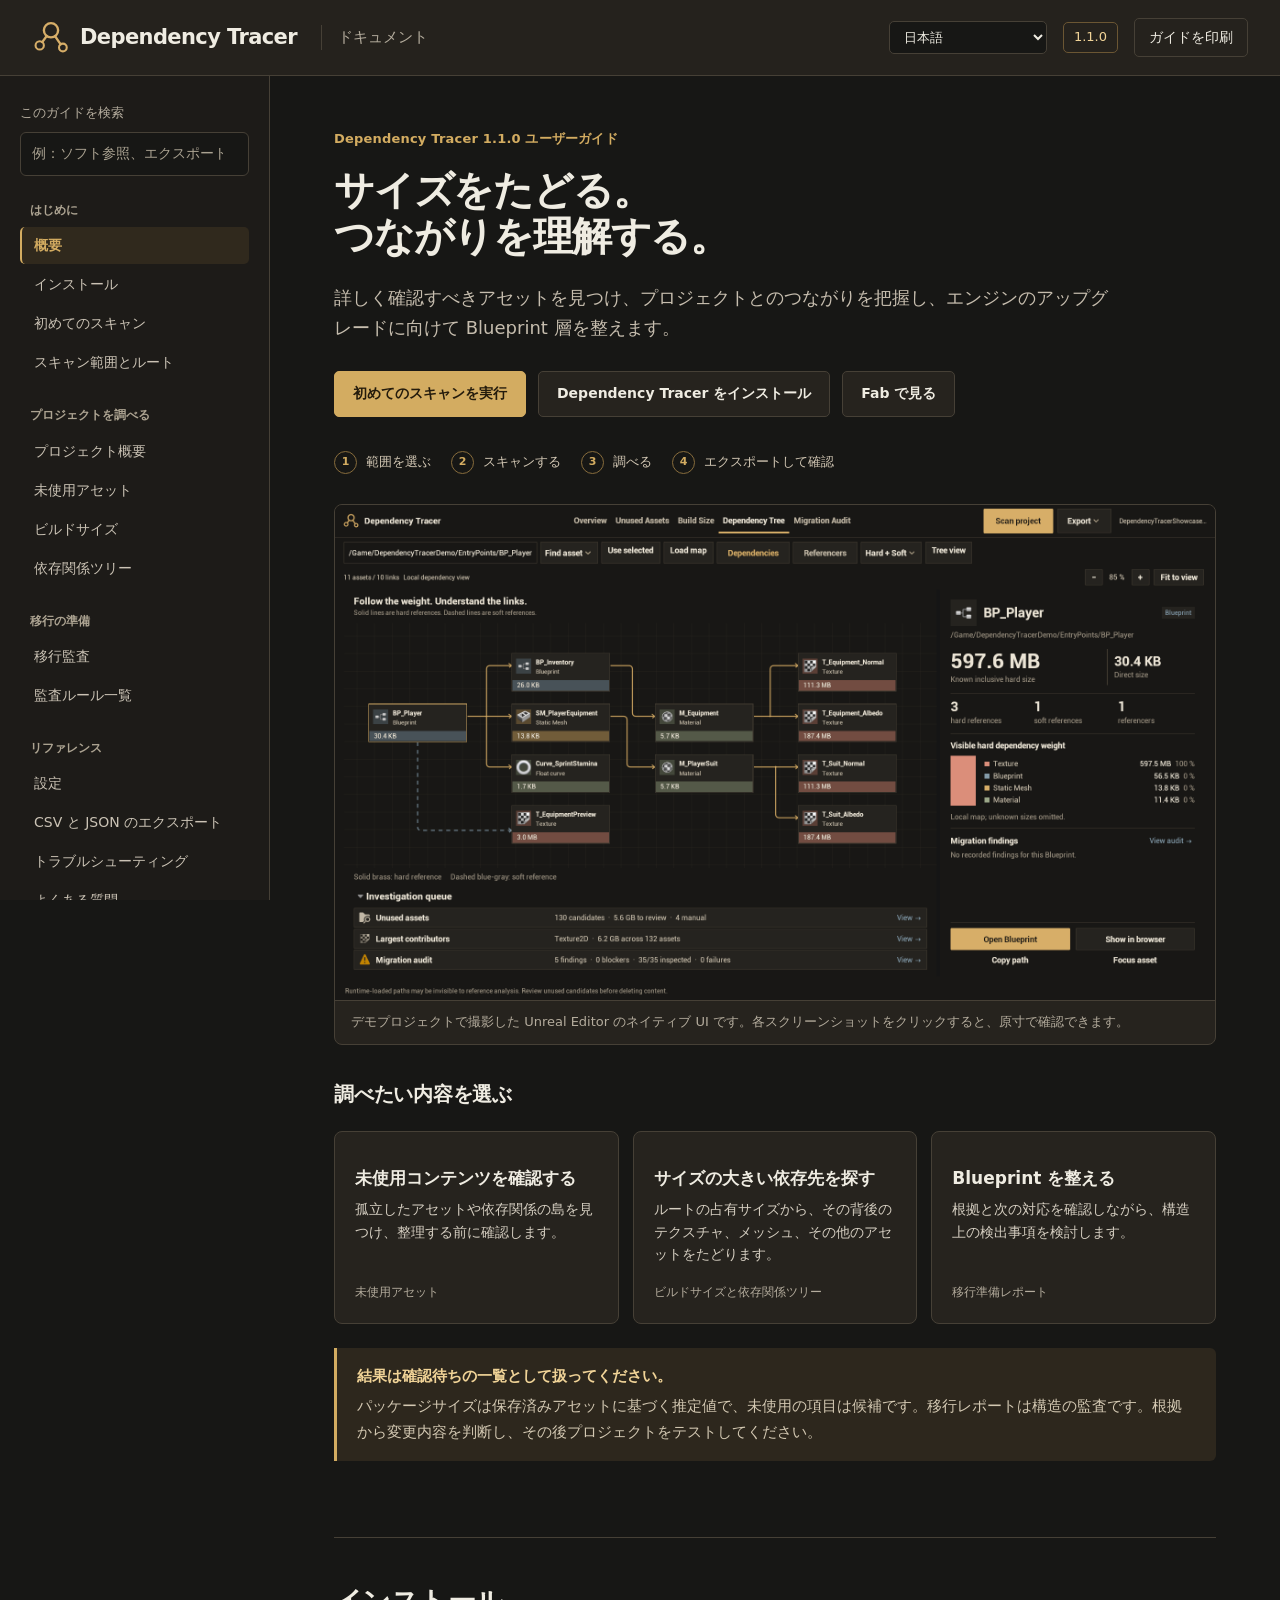
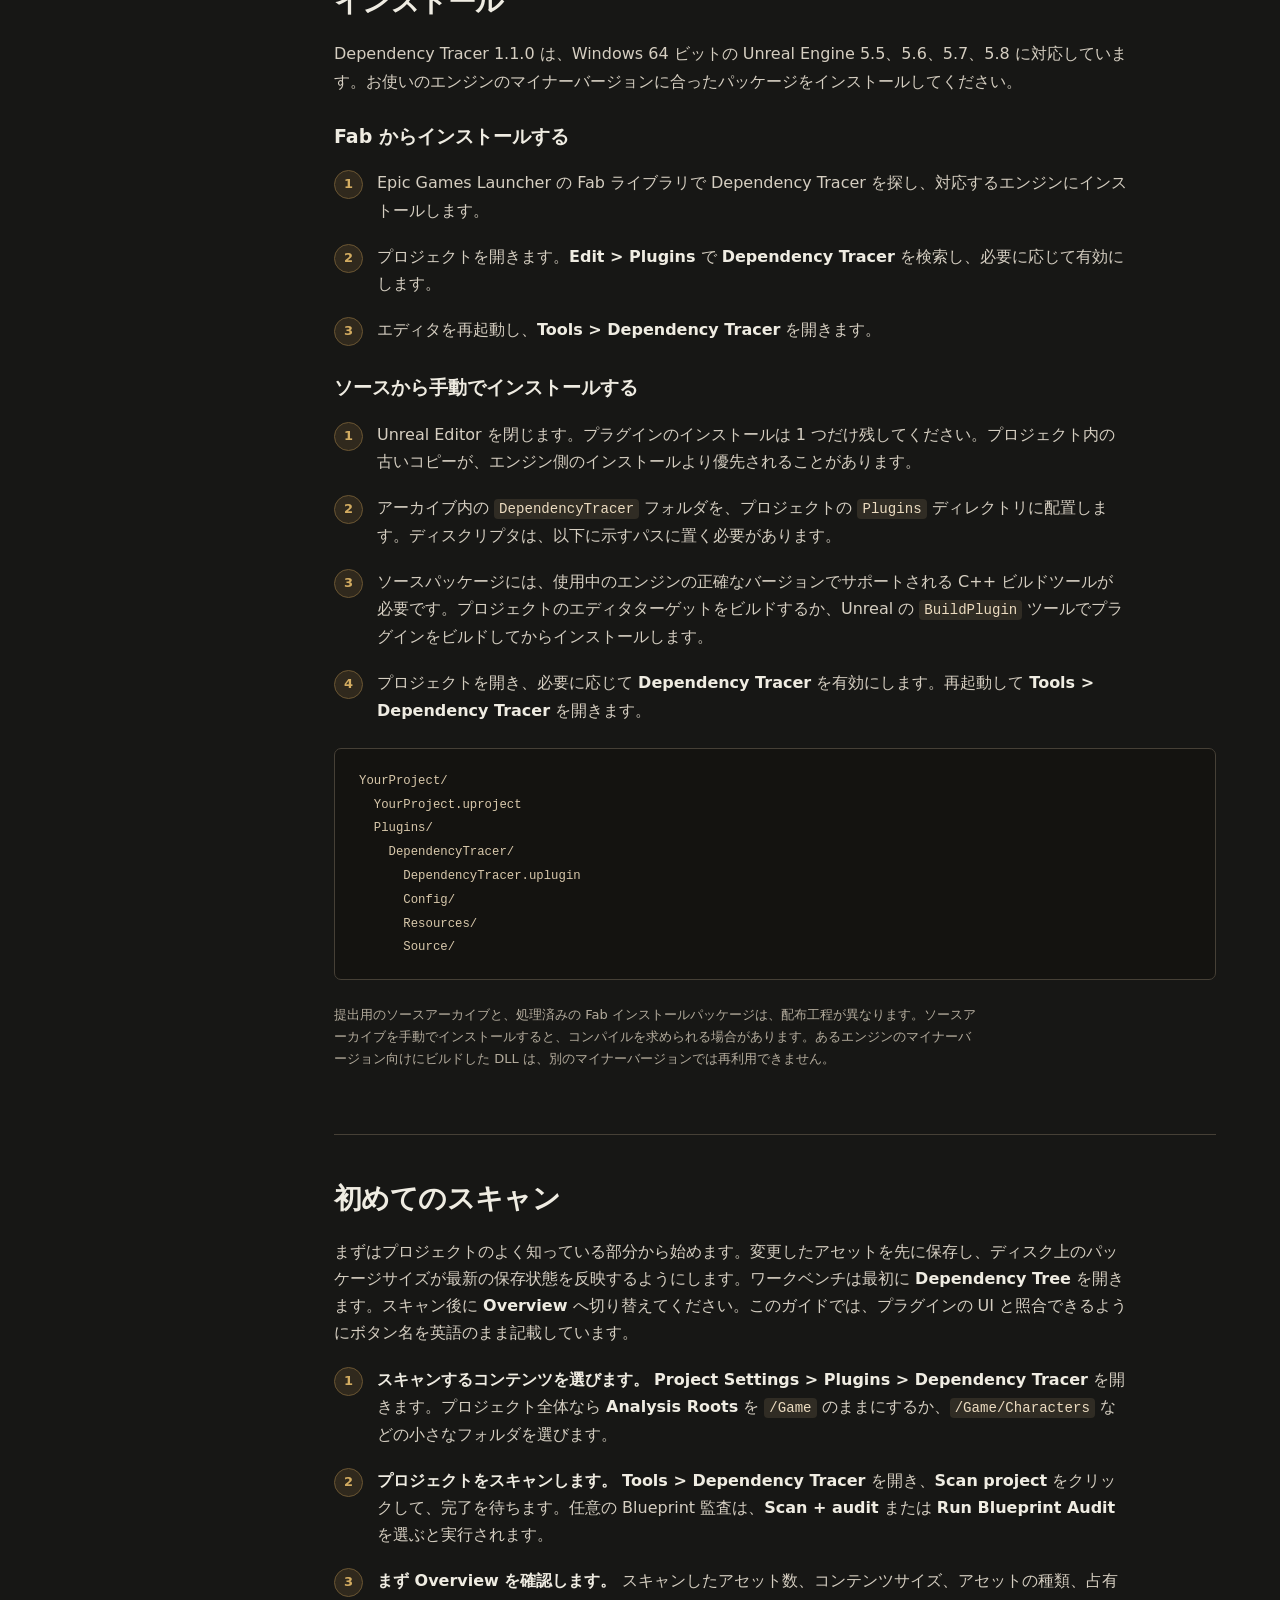
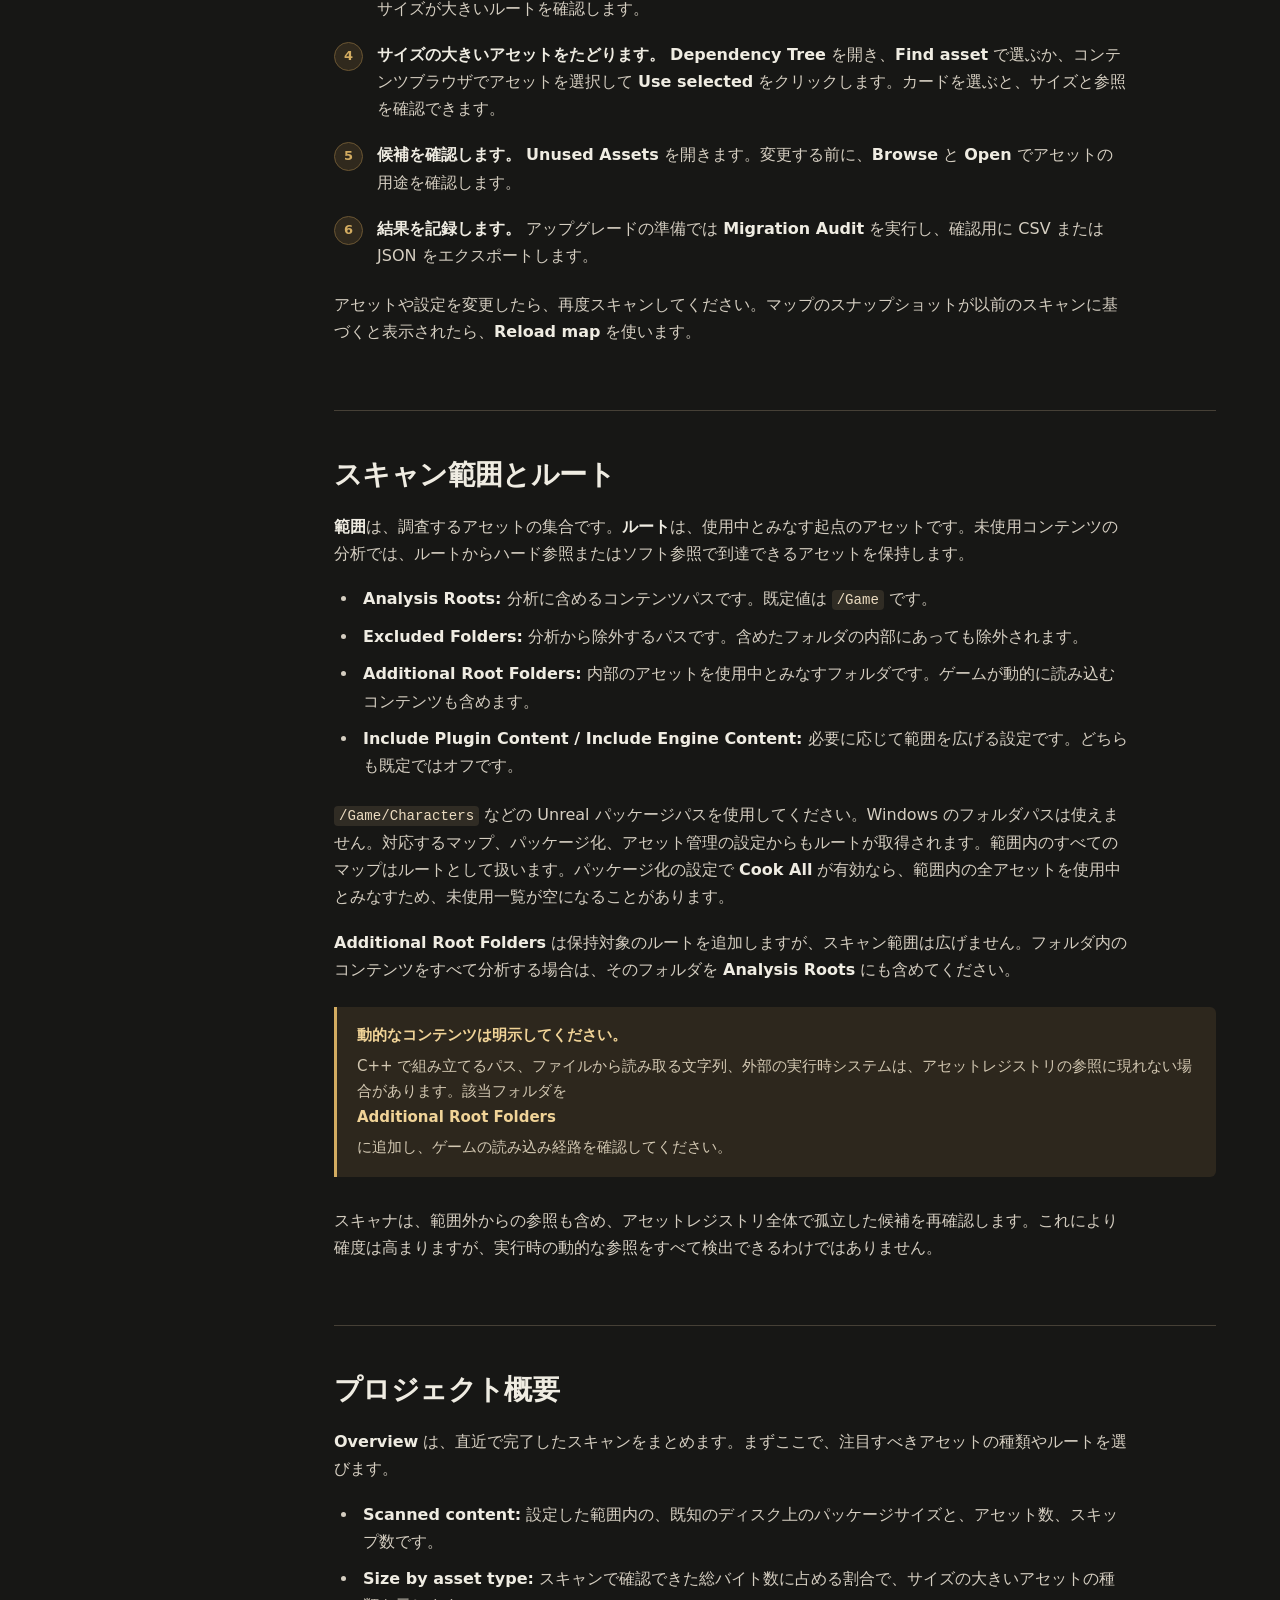
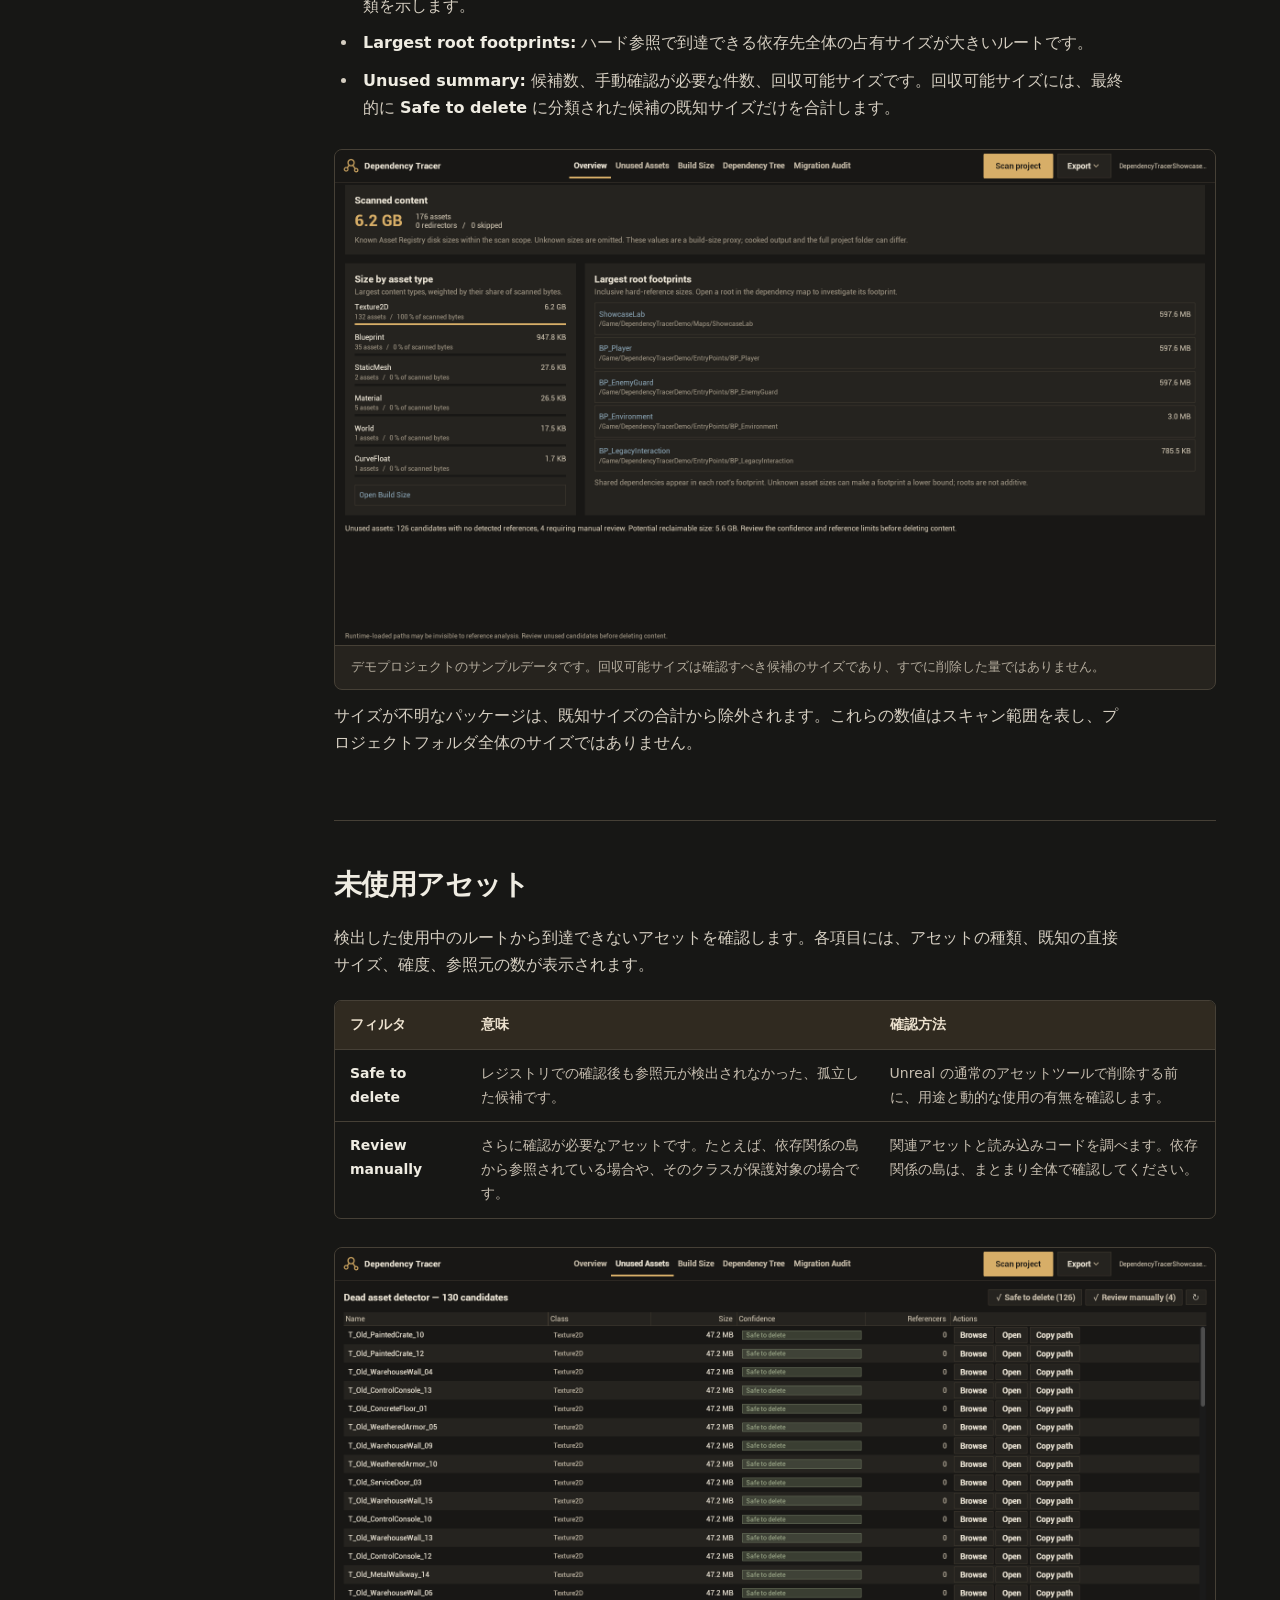
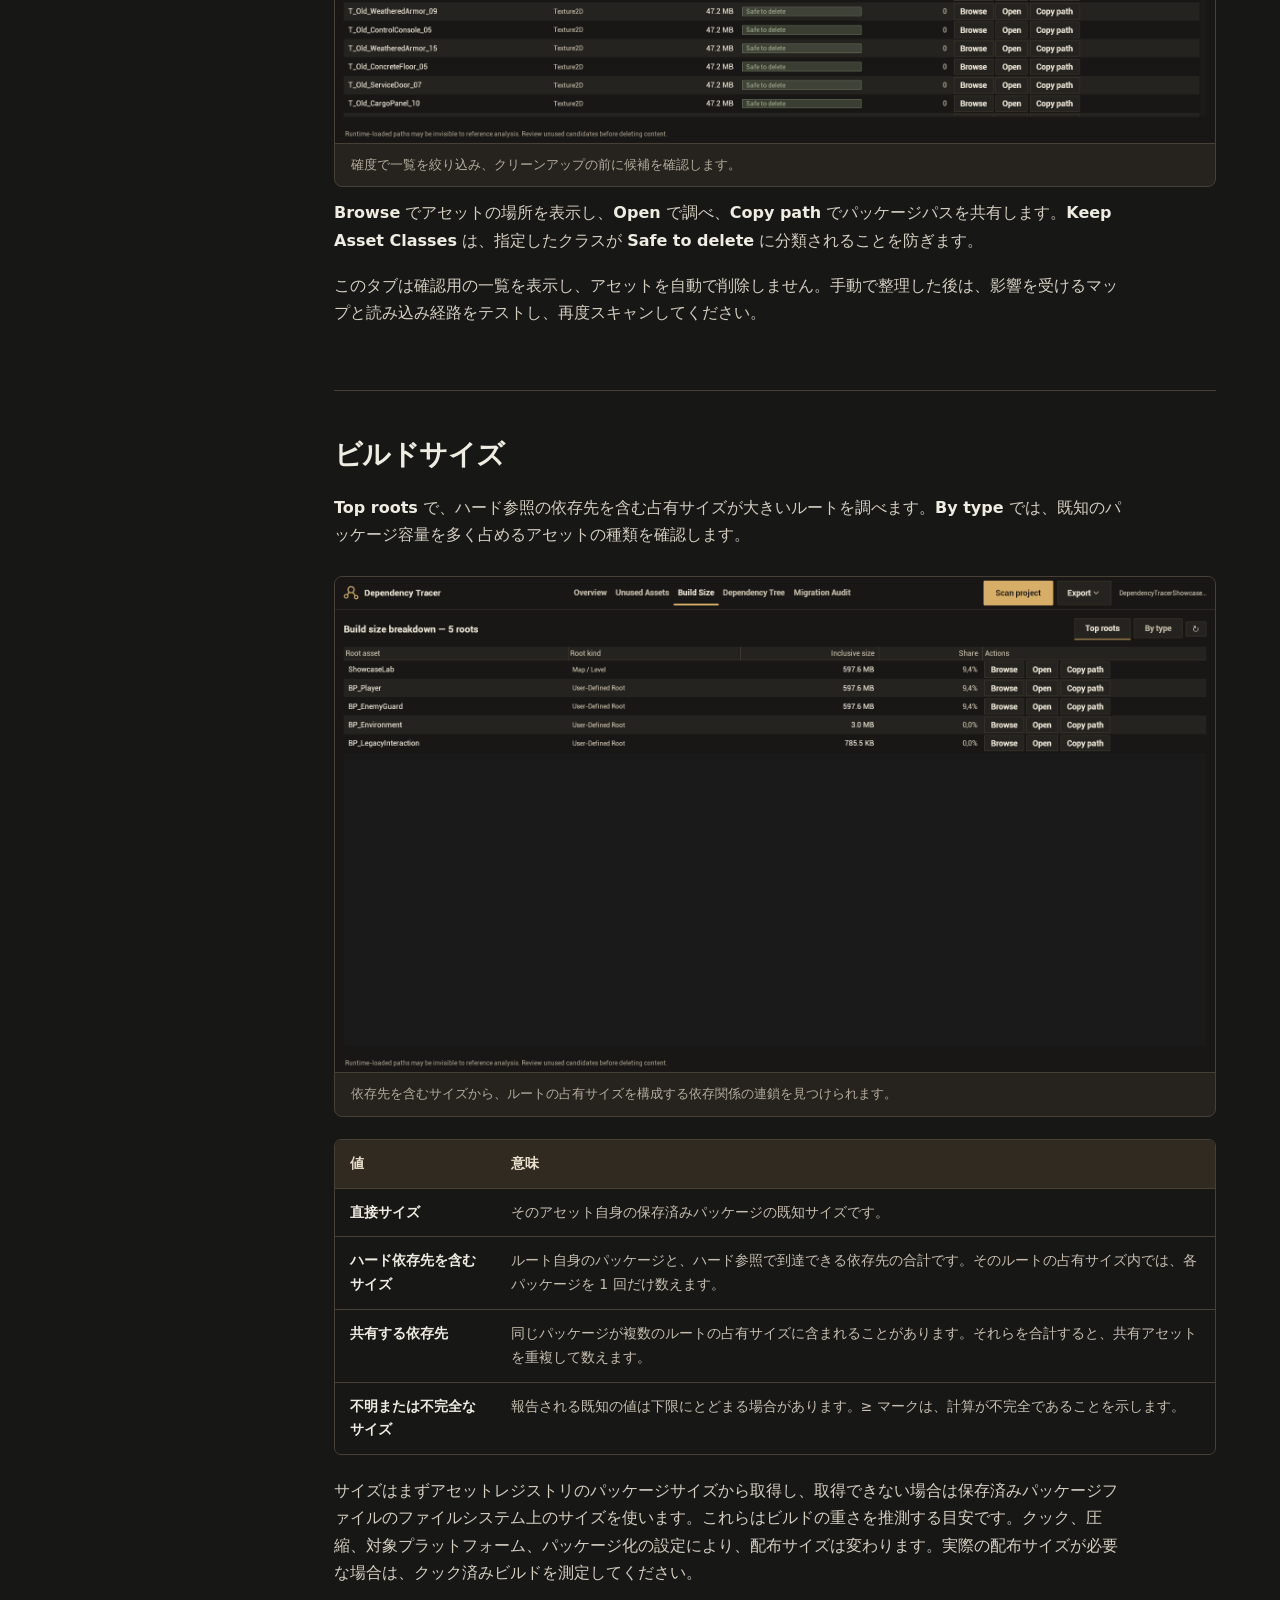
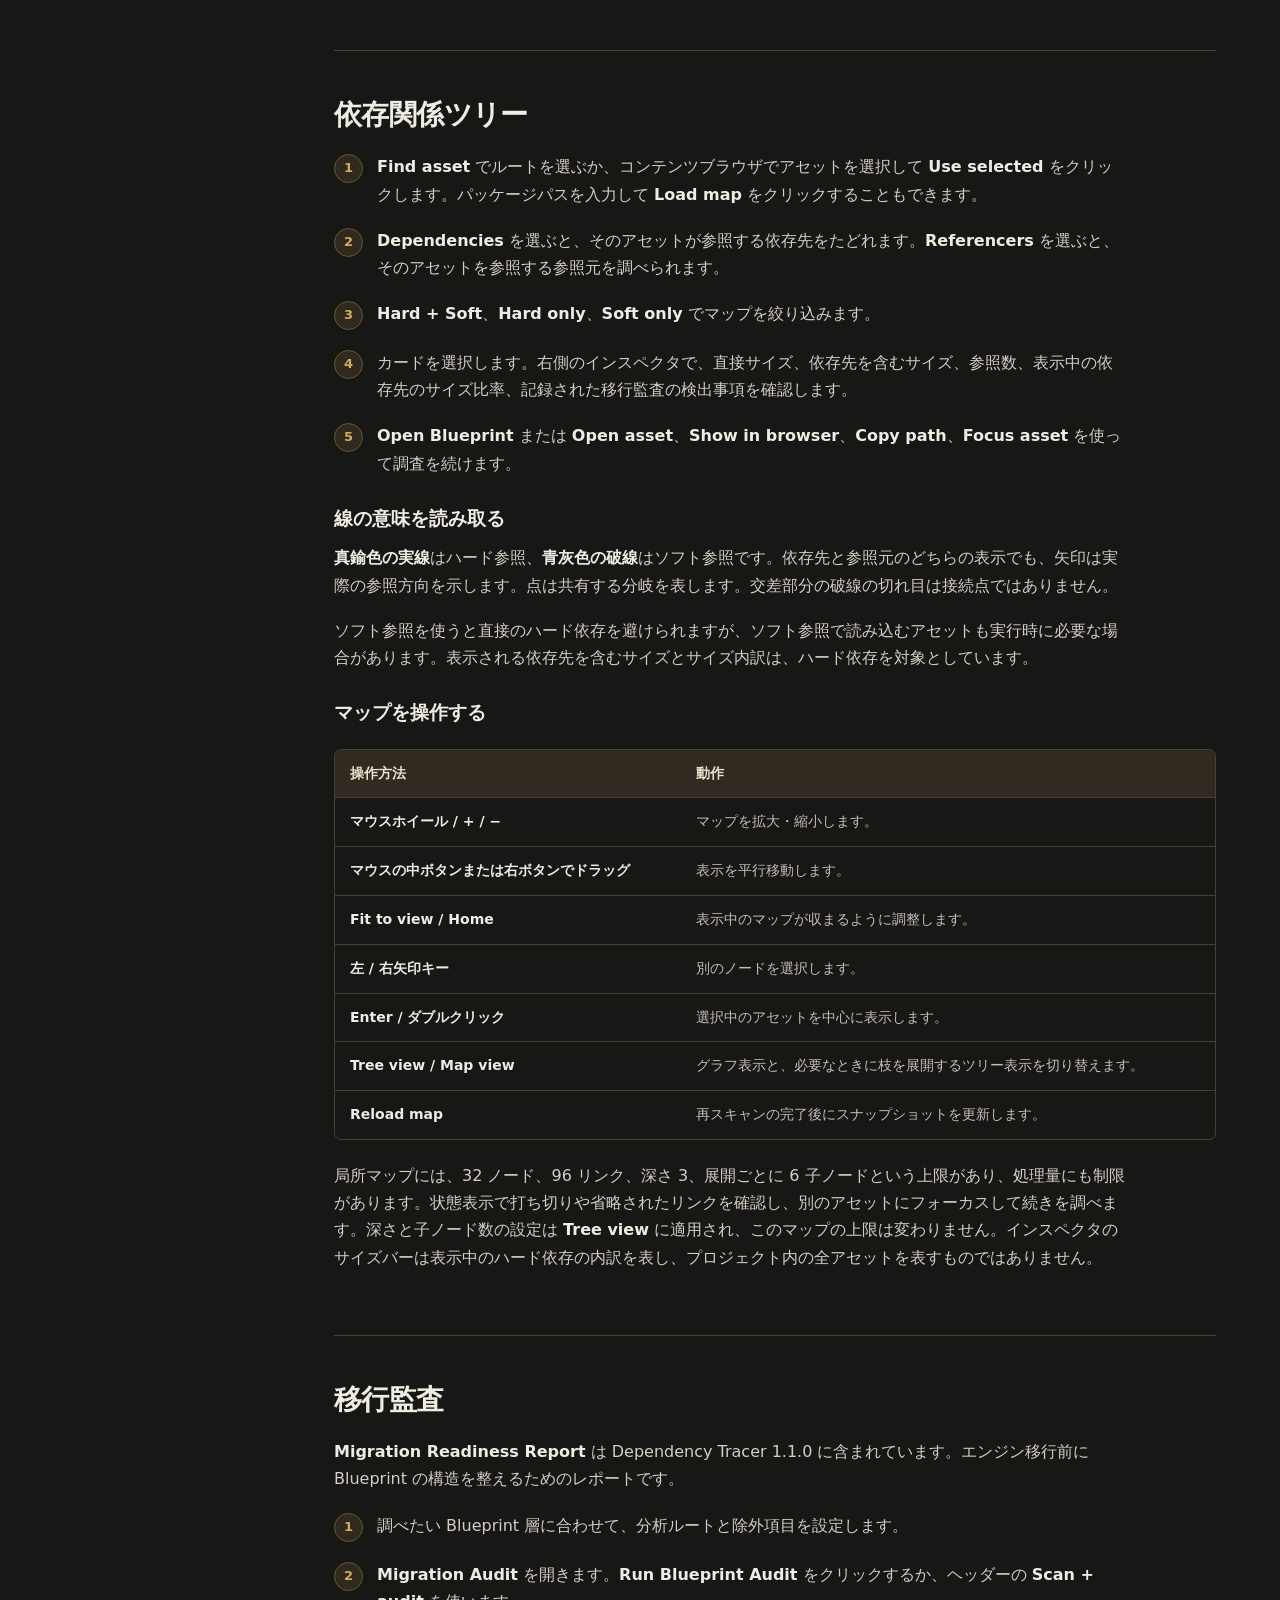
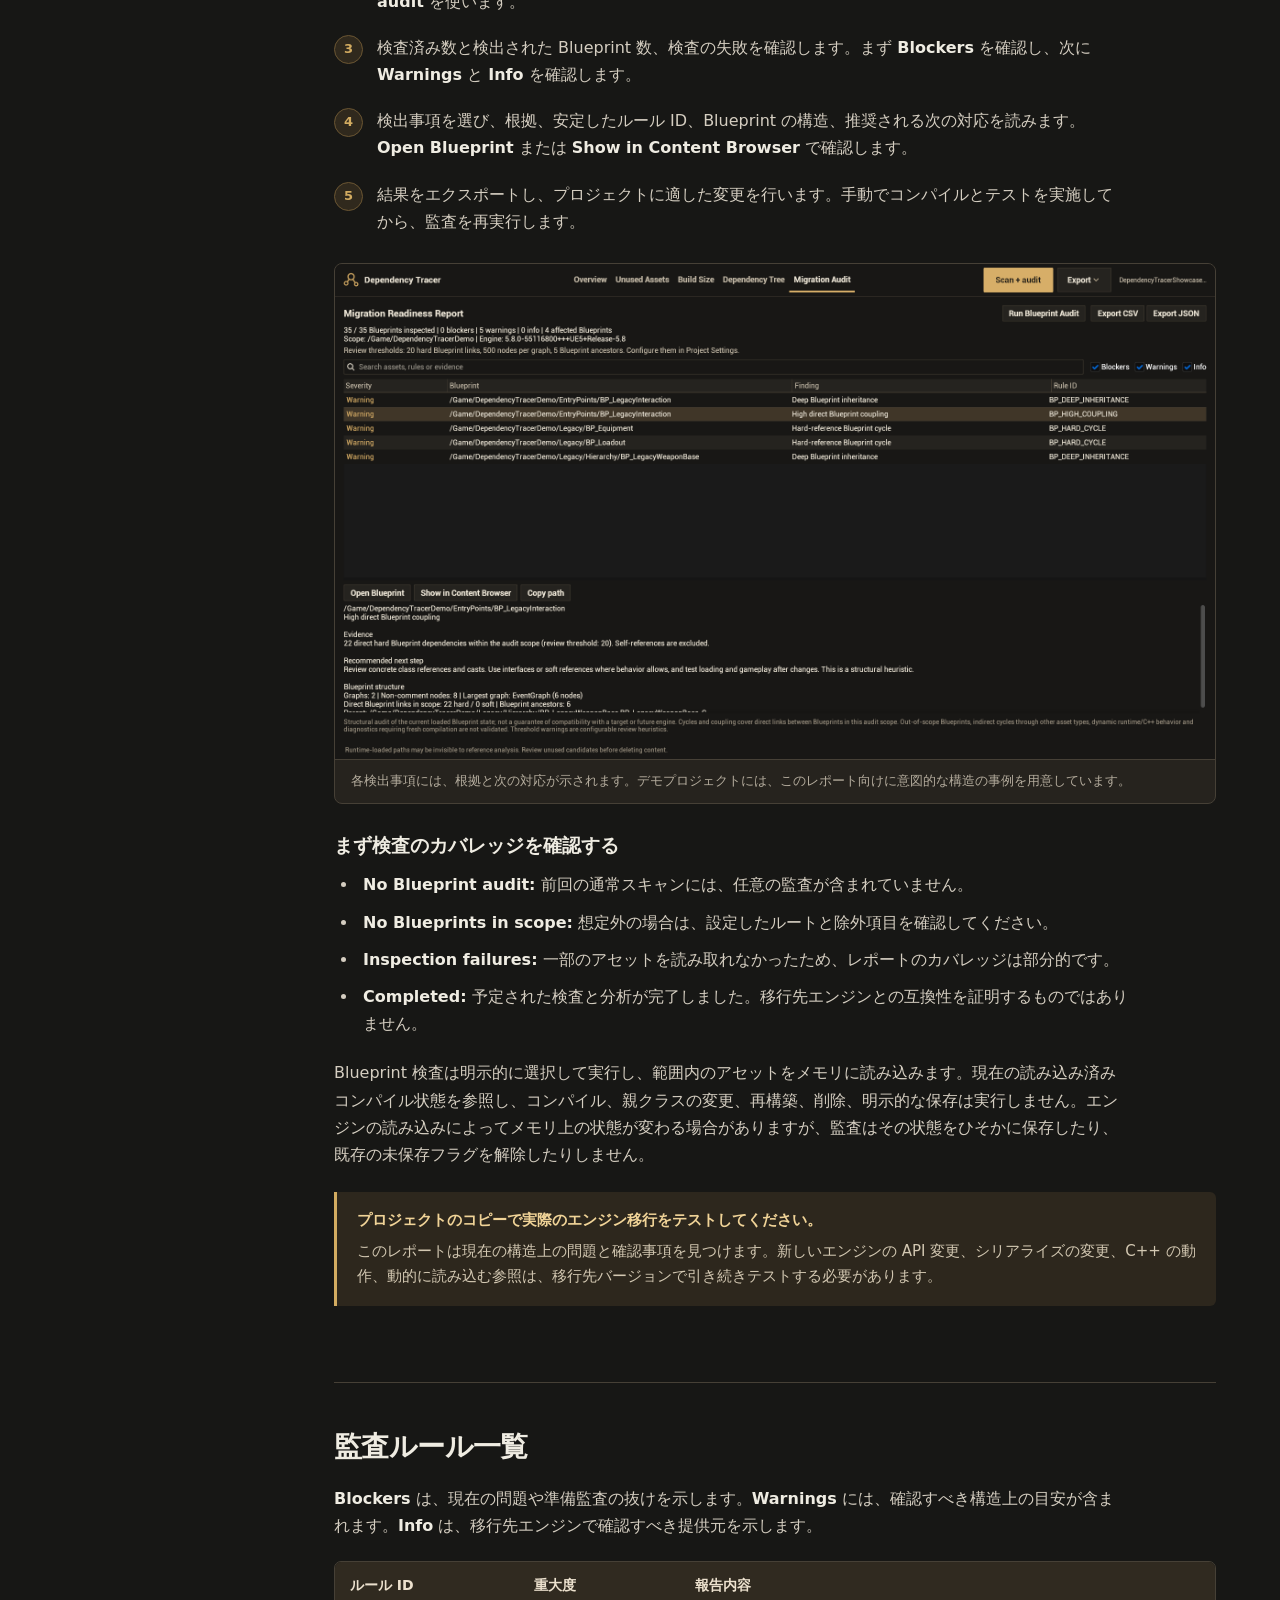
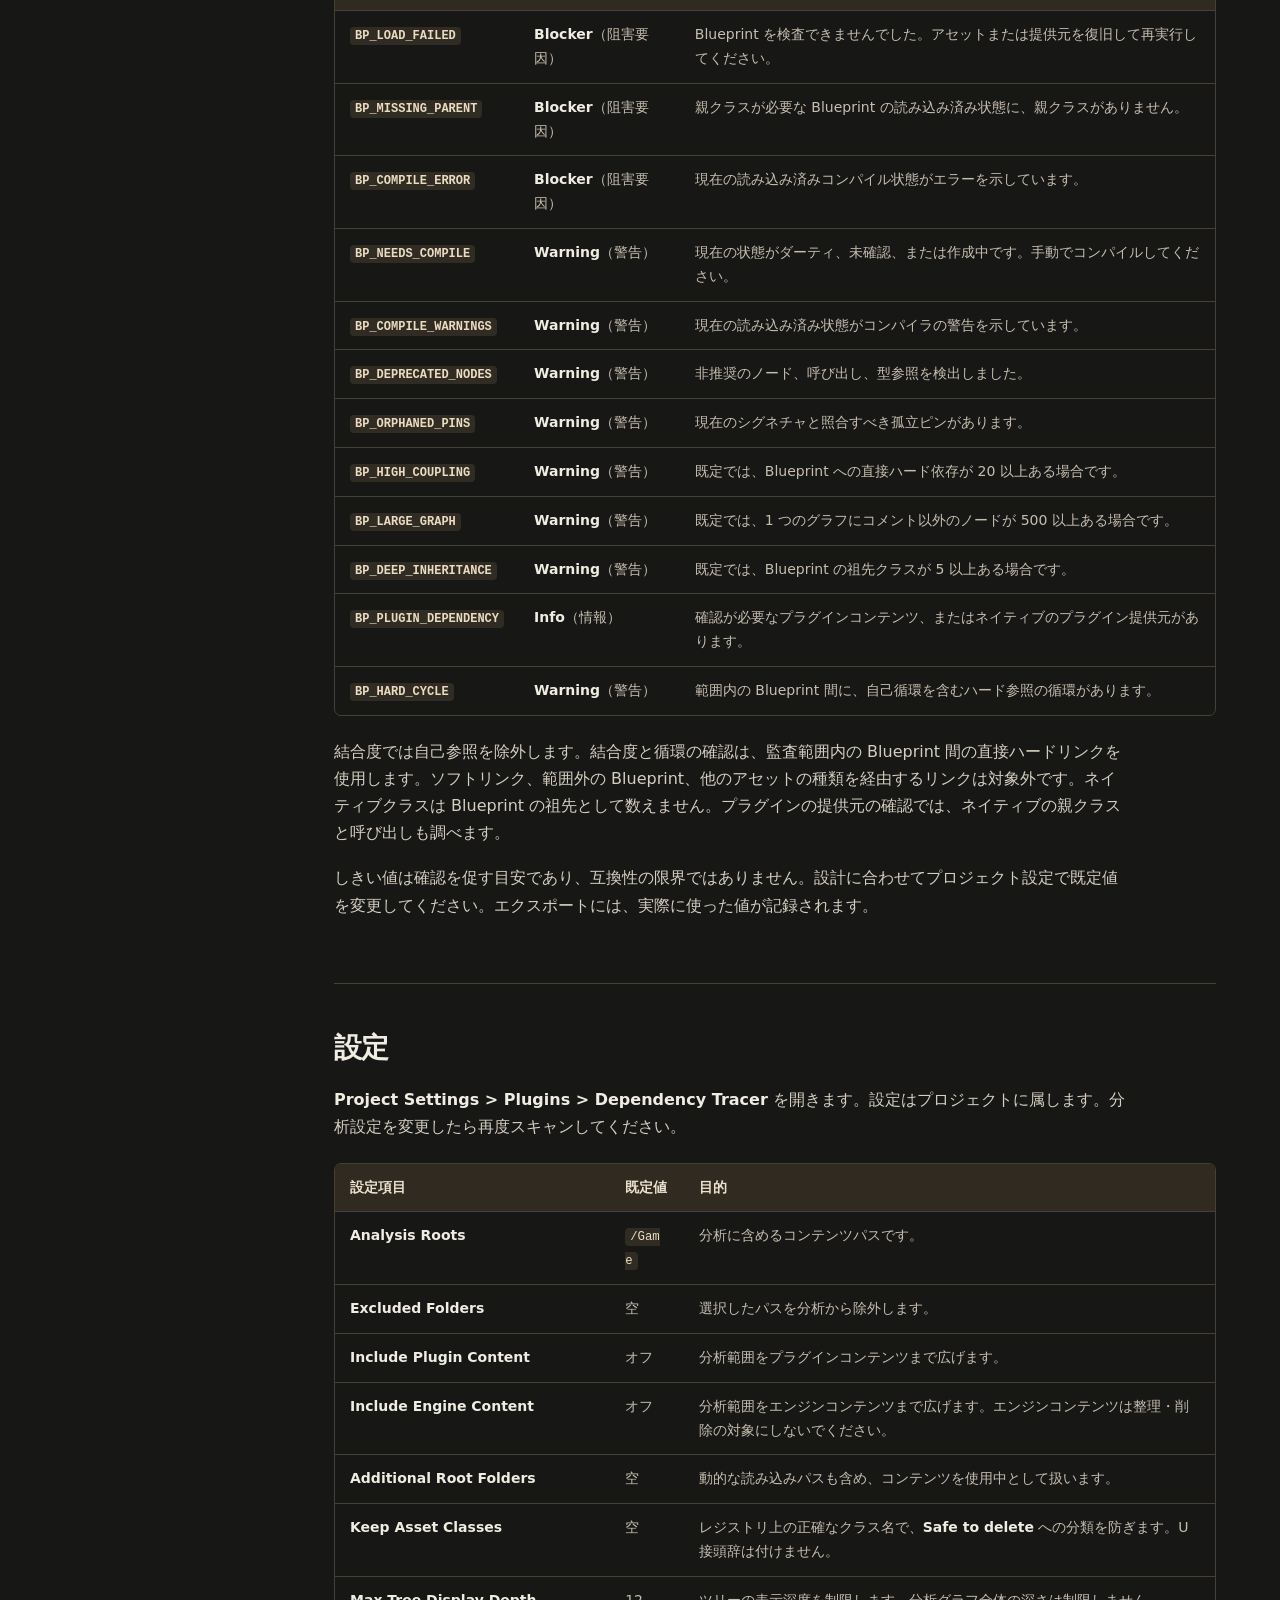
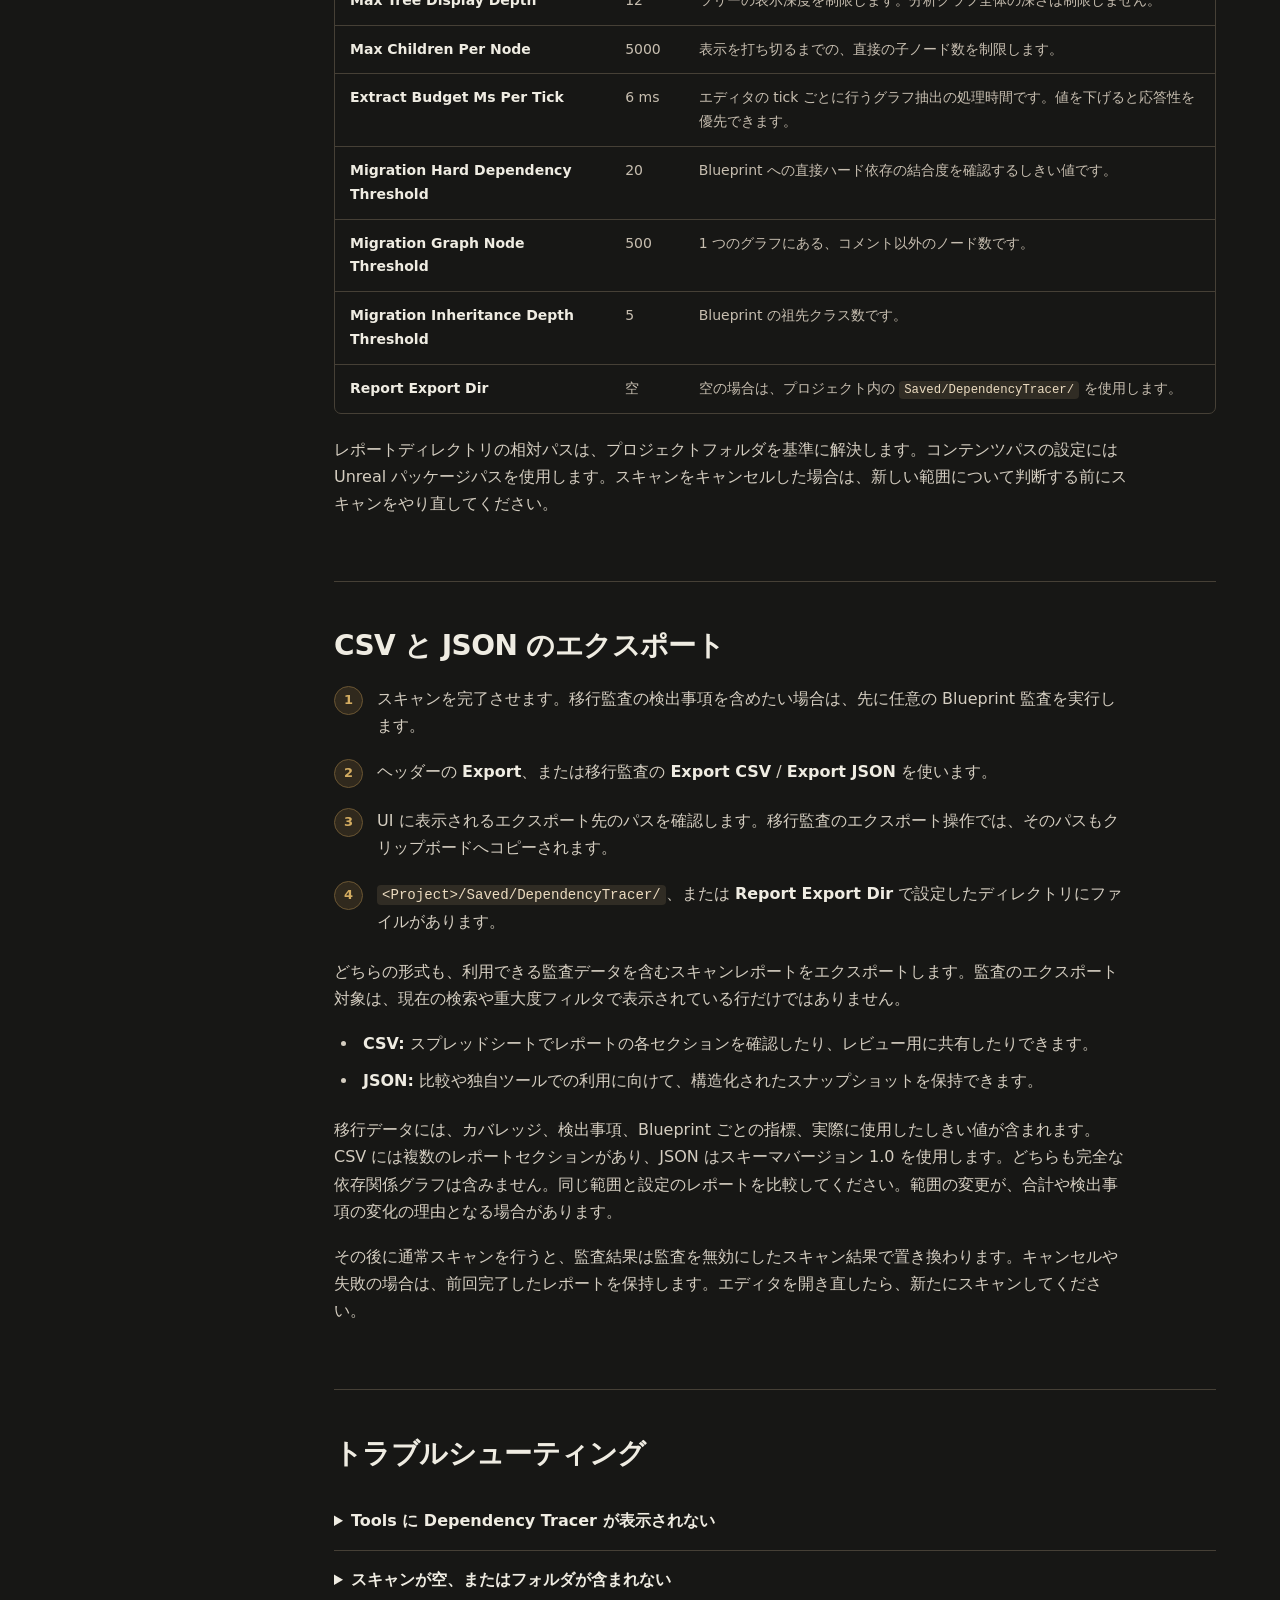
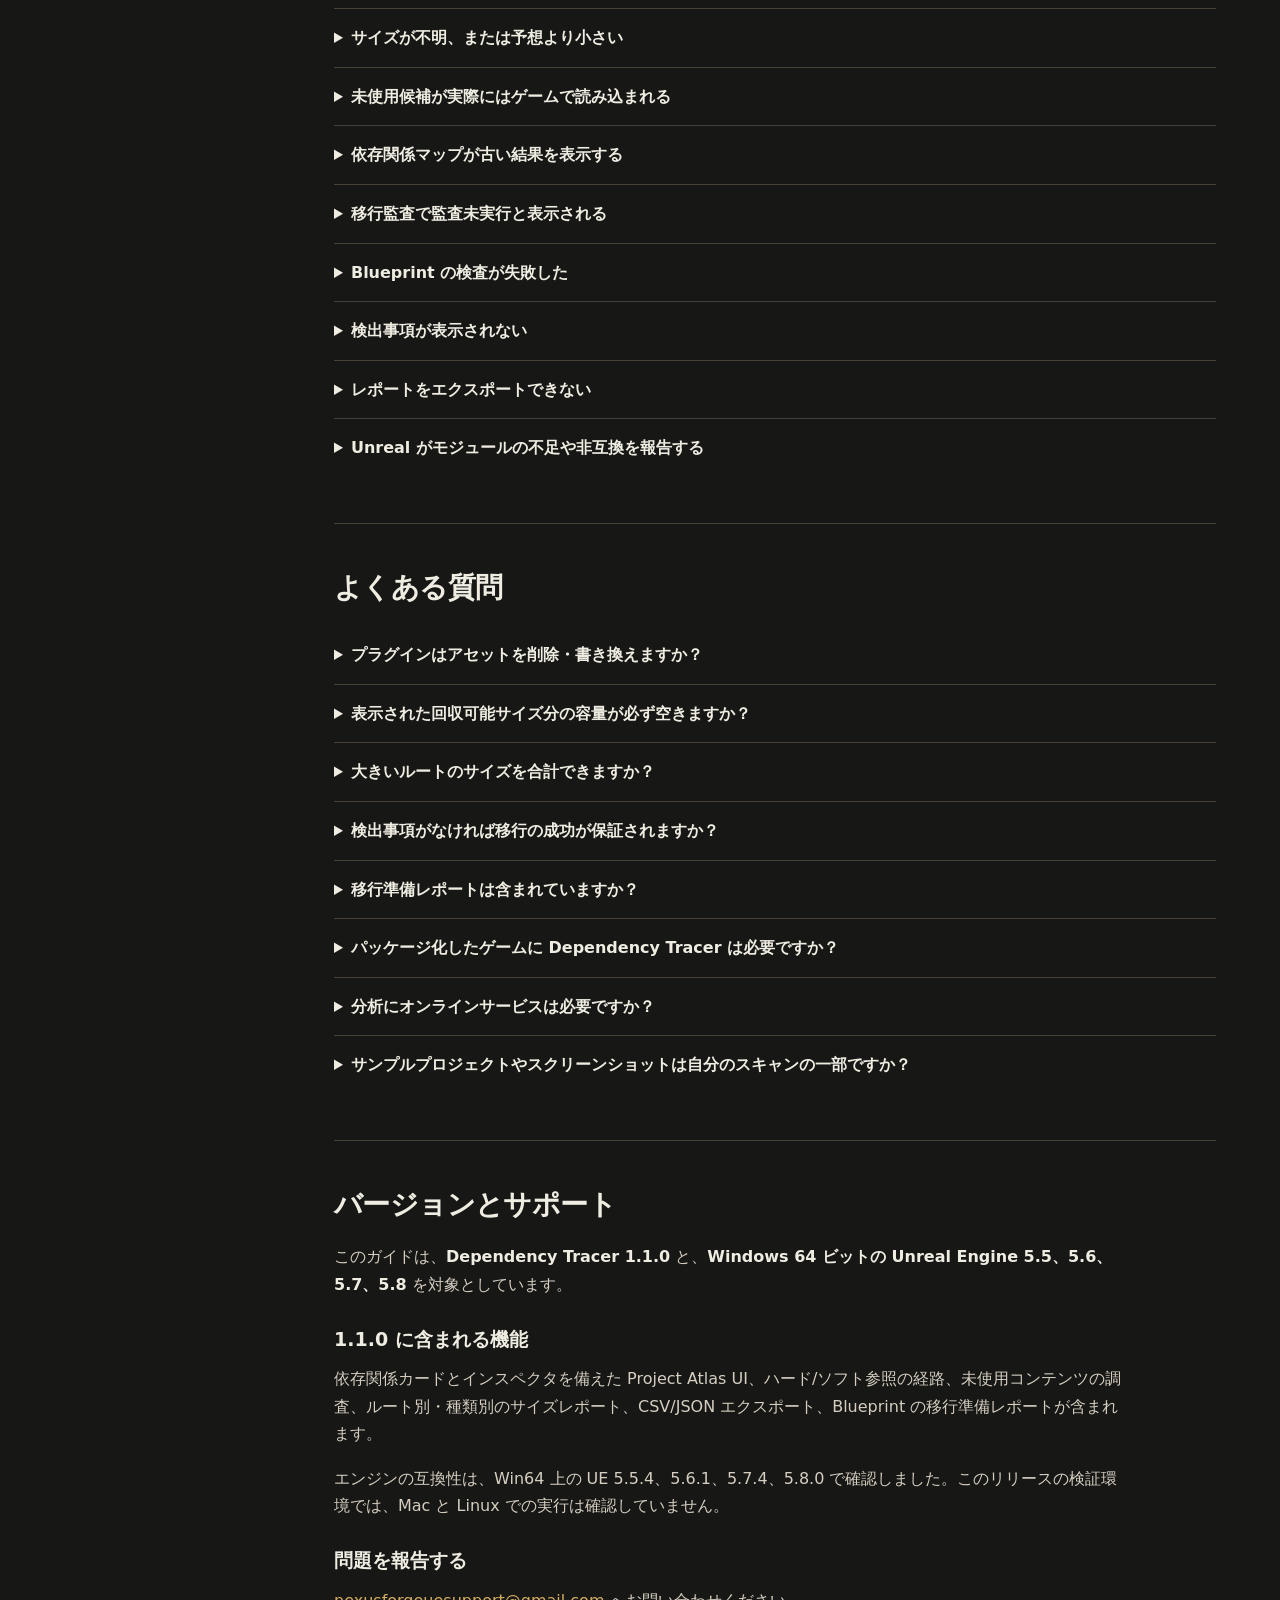
<file: ja/index.html>
<!doctype html>
<html lang="ja">
<head>
  <meta charset="utf-8">
  <meta name="viewport" content="width=device-width, initial-scale=1">
  <meta name="color-scheme" content="dark">
  <meta name="site-root" content="../">
  <meta name="description" content="Dependency Tracer をインストールし、未使用の Unreal Engine アセットを確認し、ハード参照とソフト参照をたどり、アセットのサイズと Blueprint の移行準備レポートを調べます。">
  <title>Dependency Tracer ドキュメント | Unreal Engine</title>
  <link rel="canonical" href="https://nexusforgeue.github.io/dependencytracer-docs/ja/">
  <link rel="alternate" hreflang="en" href="https://nexusforgeue.github.io/dependencytracer-docs/">
  <link rel="alternate" hreflang="zh-Hans" href="https://nexusforgeue.github.io/dependencytracer-docs/zh-Hans/">
  <link rel="alternate" hreflang="ru" href="https://nexusforgeue.github.io/dependencytracer-docs/ru/">
  <link rel="alternate" hreflang="es" href="https://nexusforgeue.github.io/dependencytracer-docs/es/">
  <link rel="alternate" hreflang="pt-BR" href="https://nexusforgeue.github.io/dependencytracer-docs/pt-BR/">
  <link rel="alternate" hreflang="de" href="https://nexusforgeue.github.io/dependencytracer-docs/de/">
  <link rel="alternate" hreflang="ja" href="https://nexusforgeue.github.io/dependencytracer-docs/ja/">
  <link rel="alternate" hreflang="fr" href="https://nexusforgeue.github.io/dependencytracer-docs/fr/">
  <link rel="alternate" hreflang="ko" href="https://nexusforgeue.github.io/dependencytracer-docs/ko/">
  <link rel="alternate" hreflang="x-default" href="https://nexusforgeue.github.io/dependencytracer-docs/">
  <link rel="icon" type="image/svg+xml" href="../assets/dependencytracer.svg">
  <link rel="stylesheet" href="../assets/style.css">
  <script src="../assets/app.js" defer></script>
</head>
<body data-search-one="{count} 件の章が見つかりました。" data-search-many="{count} 件の章が見つかりました。" data-search-empty="該当する章がありません。検索語を短くしてみてください。">
  <a class="skip-link" href="#main">ドキュメントへ移動</a>
  <header class="site-header">
    <a class="brand" href="#overview" aria-label="Dependency Tracer ドキュメントのホーム"><img src="../assets/dependencytracer.svg" alt="" width="38" height="38"><span>Dependency Tracer</span></a>
    <span class="header-label">ドキュメント</span>
    <div class="header-actions"><label class="language-picker"><span class="visually-hidden">ドキュメントの言語</span><select id="doc-locale" aria-label="ドキュメントの言語"><option value="en">English</option><option value="zh-Hans">简体中文</option><option value="ru">Русский</option><option value="es">Español</option><option value="pt-BR">Português (Brasil)</option><option value="de">Deutsch</option><option value="ja" selected>日本語</option><option value="fr">Français</option><option value="ko">한국어</option></select></label><span class="version">1.1.0</span><button class="print-button" type="button" id="print-guide">ガイドを印刷</button><button class="menu-button" type="button" id="menu-toggle" aria-controls="sidebar" aria-expanded="false">メニュー</button></div>
  </header>
  <div class="site-layout">
    <aside class="sidebar" id="sidebar">
      <div class="search-box"><label for="doc-search">このガイドを検索</label><input id="doc-search" type="search" placeholder="例：ソフト参照、エクスポート" autocomplete="off" aria-controls="search-results"><div id="search-results" class="search-results" hidden></div><p class="visually-hidden" id="search-status" role="status"></p></div>
      <nav aria-label="ドキュメントの章">
        <p class="nav-heading">はじめに</p>
        <a href="#overview" aria-current="location">概要</a><a href="#installation">インストール</a><a href="#quick-start">初めてのスキャン</a><a href="#scope">スキャン範囲とルート</a>
        <p class="nav-heading">プロジェクトを調べる</p>
        <a href="#project-overview">プロジェクト概要</a><a href="#unused-assets">未使用アセット</a><a href="#build-size">ビルドサイズ</a><a href="#dependency-tree">依存関係ツリー</a>
        <p class="nav-heading">移行の準備</p>
        <a href="#migration-audit">移行監査</a><a href="#audit-rules">監査ルール一覧</a>
        <p class="nav-heading">リファレンス</p>
        <a href="#settings">設定</a><a href="#exports">CSV と JSON のエクスポート</a><a href="#troubleshooting">トラブルシューティング</a><a href="#faq">よくある質問</a><a href="#version">バージョンとサポート</a>
      </nav>
      <div class="sidebar-footer">Unreal Engine 5.5 / 5.6 / 5.7 / 5.8<br>Windows 64 ビット</div>
    </aside>
    <main id="main" tabindex="-1">
      <section class="doc-section overview" id="overview" aria-labelledby="overview-title" data-search="はじめに 紹介 アセット 最適化 依存関係 移行 サイズ Blueprint">
        <p class="eyebrow">Dependency Tracer 1.1.0 ユーザーガイド</p>
        <h1 id="overview-title">サイズをたどる。<br>つながりを理解する。</h1>
        <p class="lead">詳しく確認すべきアセットを見つけ、プロジェクトとのつながりを把握し、エンジンのアップグレードに向けて Blueprint 層を整えます。</p>
        <div class="intro-actions"><a class="primary-link" href="#quick-start">初めてのスキャンを実行</a><a class="secondary-link" href="#installation">Dependency Tracer をインストール</a><a class="secondary-link" href="https://www.fab.com/listings/be0472f5-6168-438f-9bc7-d650cd8481aa">Fab で見る</a></div>
        <div class="workflow" aria-label="調査の 4 つのステップ"><span><b>1</b> 範囲を選ぶ</span><span><b>2</b> スキャンする</span><span><b>3</b> 調べる</span><span><b>4</b> エクスポートして確認</span></div>
        <figure class="screenshot hero-figure"><a href="../assets/screens/dependency-tree.png" target="_blank" rel="noopener" aria-label="依存関係マップのスクリーンショットを原寸で開く"><img src="../assets/screens/dependency-tree.png" width="1920" height="1080" alt="Dependency Tracer の実際の依存関係マップ。真鍮色のハード参照の枝、破線のソフト参照経路、選択したアセットのインスペクタが表示されています。"></a><figcaption>デモプロジェクトで撮影した Unreal Editor のネイティブ UI です。各スクリーンショットをクリックすると、原寸で確認できます。</figcaption></figure>
        <h2>調べたい内容を選ぶ</h2>
        <div class="method-cards"><a href="#unused-assets"><h3>未使用コンテンツを確認する</h3><p>孤立したアセットや依存関係の島を見つけ、整理する前に確認します。</p><span>未使用アセット</span></a><a href="#build-size"><h3>サイズの大きい依存先を探す</h3><p>ルートの占有サイズから、その背後のテクスチャ、メッシュ、その他のアセットをたどります。</p><span>ビルドサイズと依存関係ツリー</span></a><a href="#migration-audit"><h3>Blueprint を整える</h3><p>根拠と次の対応を確認しながら、構造上の検出事項を検討します。</p><span>移行準備レポート</span></a></div>
        <div class="intro-note"><strong>結果は確認待ちの一覧として扱ってください。</strong> パッケージサイズは保存済みアセットに基づく推定値で、未使用の項目は候補です。移行レポートは構造の監査です。根拠から変更内容を判断し、その後プロジェクトをテストしてください。</div>
      </section>
      <section class="doc-section" id="installation" aria-labelledby="installation-title" data-search="インストール Fab Launcher ZIP ソース コンパイラ ビルド モジュール不足 有効化 Windows Plugins バージョン">
        <h2 id="installation-title">インストール</h2>
        <p>Dependency Tracer 1.1.0 は、Windows 64 ビットの Unreal Engine 5.5、5.6、5.7、5.8 に対応しています。お使いのエンジンのマイナーバージョンに合ったパッケージをインストールしてください。</p>
        <h3>Fab からインストールする</h3>
        <ol class="steps"><li>Epic Games Launcher の Fab ライブラリで Dependency Tracer を探し、対応するエンジンにインストールします。</li><li>プロジェクトを開きます。<strong>Edit &gt; Plugins</strong> で <strong>Dependency Tracer</strong> を検索し、必要に応じて有効にします。</li><li>エディタを再起動し、<strong>Tools &gt; Dependency Tracer</strong> を開きます。</li></ol>
        <h3>ソースから手動でインストールする</h3>
        <ol class="steps"><li>Unreal Editor を閉じます。プラグインのインストールは 1 つだけ残してください。プロジェクト内の古いコピーが、エンジン側のインストールより優先されることがあります。</li><li>アーカイブ内の <code>DependencyTracer</code> フォルダを、プロジェクトの <code>Plugins</code> ディレクトリに配置します。ディスクリプタは、以下に示すパスに置く必要があります。</li><li>ソースパッケージには、使用中のエンジンの正確なバージョンでサポートされる C++ ビルドツールが必要です。プロジェクトのエディタターゲットをビルドするか、Unreal の <code>BuildPlugin</code> ツールでプラグインをビルドしてからインストールします。</li><li>プロジェクトを開き、必要に応じて <strong>Dependency Tracer</strong> を有効にします。再起動して <strong>Tools &gt; Dependency Tracer</strong> を開きます。</li></ol>
        <pre><code>YourProject/
  YourProject.uproject
  Plugins/
    DependencyTracer/
      DependencyTracer.uplugin
      Config/
      Resources/
      Source/</code></pre>
        <p class="small">提出用のソースアーカイブと、処理済みの Fab インストールパッケージは、配布工程が異なります。ソースアーカイブを手動でインストールすると、コンパイルを求められる場合があります。あるエンジンのマイナーバージョン向けにビルドした DLL は、別のマイナーバージョンでは再利用できません。</p>
      </section>
      <section class="doc-section" id="quick-start" aria-labelledby="quick-start-title" data-search="チュートリアル 初回 スキャン Scan project アセット 保存 選択 検査 監査 整理">
        <h2 id="quick-start-title">初めてのスキャン</h2>
        <p>まずはプロジェクトのよく知っている部分から始めます。変更したアセットを先に保存し、ディスク上のパッケージサイズが最新の保存状態を反映するようにします。ワークベンチは最初に <strong>Dependency Tree</strong> を開きます。スキャン後に <strong>Overview</strong> へ切り替えてください。このガイドでは、プラグインの UI と照合できるようにボタン名を英語のまま記載しています。</p>
        <ol class="steps"><li><strong>スキャンするコンテンツを選びます。</strong> <strong>Project Settings &gt; Plugins &gt; Dependency Tracer</strong> を開きます。プロジェクト全体なら <strong>Analysis Roots</strong> を <code>/Game</code> のままにするか、<code>/Game/Characters</code> などの小さなフォルダを選びます。</li><li><strong>プロジェクトをスキャンします。</strong> <strong>Tools &gt; Dependency Tracer</strong> を開き、<strong>Scan project</strong> をクリックして、完了を待ちます。任意の Blueprint 監査は、<strong>Scan + audit</strong> または <strong>Run Blueprint Audit</strong> を選ぶと実行されます。</li><li><strong>まず Overview を確認します。</strong> スキャンしたアセット数、コンテンツサイズ、アセットの種類、占有サイズが大きいルートを確認します。</li><li><strong>サイズの大きいアセットをたどります。</strong> <strong>Dependency Tree</strong> を開き、<strong>Find asset</strong> で選ぶか、コンテンツブラウザでアセットを選択して <strong>Use selected</strong> をクリックします。カードを選ぶと、サイズと参照を確認できます。</li><li><strong>候補を確認します。</strong> <strong>Unused Assets</strong> を開きます。変更する前に、<strong>Browse</strong> と <strong>Open</strong> でアセットの用途を確認します。</li><li><strong>結果を記録します。</strong> アップグレードの準備では <strong>Migration Audit</strong> を実行し、確認用に CSV または JSON をエクスポートします。</li></ol>
        <p>アセットや設定を変更したら、再度スキャンしてください。マップのスナップショットが以前のスキャンに基づくと表示されたら、<strong>Reload map</strong> を使います。</p>
      </section>
      <section class="doc-section" id="scope" aria-labelledby="scope-title" data-search="範囲 Analysis Roots Excluded Folders Additional Root Folders 動的 読み込み マップ クック パッケージ化 プライマリアセット ルート プラグイン エンジン コンテンツ">
        <h2 id="scope-title">スキャン範囲とルート</h2>
        <p><strong>範囲</strong>は、調査するアセットの集合です。<strong>ルート</strong>は、使用中とみなす起点のアセットです。未使用コンテンツの分析では、ルートからハード参照またはソフト参照で到達できるアセットを保持します。</p>
        <ul><li><strong>Analysis Roots:</strong> 分析に含めるコンテンツパスです。既定値は <code>/Game</code> です。</li><li><strong>Excluded Folders:</strong> 分析から除外するパスです。含めたフォルダの内部にあっても除外されます。</li><li><strong>Additional Root Folders:</strong> 内部のアセットを使用中とみなすフォルダです。ゲームが動的に読み込むコンテンツも含めます。</li><li><strong>Include Plugin Content / Include Engine Content:</strong> 必要に応じて範囲を広げる設定です。どちらも既定ではオフです。</li></ul>
        <p><code>/Game/Characters</code> などの Unreal パッケージパスを使用してください。Windows のフォルダパスは使えません。対応するマップ、パッケージ化、アセット管理の設定からもルートが取得されます。範囲内のすべてのマップはルートとして扱います。パッケージ化の設定で <strong>Cook All</strong> が有効なら、範囲内の全アセットを使用中とみなすため、未使用一覧が空になることがあります。</p>
        <p><strong>Additional Root Folders</strong> は保持対象のルートを追加しますが、スキャン範囲は広げません。フォルダ内のコンテンツをすべて分析する場合は、そのフォルダを <strong>Analysis Roots</strong> にも含めてください。</p>
        <div class="callout"><strong>動的なコンテンツは明示してください。</strong> C++ で組み立てるパス、ファイルから読み取る文字列、外部の実行時システムは、アセットレジストリの参照に現れない場合があります。該当フォルダを <strong>Additional Root Folders</strong> に追加し、ゲームの読み込み経路を確認してください。</div>
        <p>スキャナは、範囲外からの参照も含め、アセットレジストリ全体で孤立した候補を再確認します。これにより確度は高まりますが、実行時の動的な参照をすべて検出できるわけではありません。</p>
      </section>
      <section class="doc-section" id="project-overview" aria-labelledby="project-overview-title" data-search="Overview 概要 合計 スキャン コンテンツ サイズ 種類 最大 ルート スキップ リダイレクタ パッケージ">
        <h2 id="project-overview-title">プロジェクト概要</h2>
        <p><strong>Overview</strong> は、直近で完了したスキャンをまとめます。まずここで、注目すべきアセットの種類やルートを選びます。</p>
        <ul><li><strong>Scanned content:</strong> 設定した範囲内の、既知のディスク上のパッケージサイズと、アセット数、スキップ数です。</li><li><strong>Size by asset type:</strong> スキャンで確認できた総バイト数に占める割合で、サイズの大きいアセットの種類を示します。</li><li><strong>Largest root footprints:</strong> ハード参照で到達できる依存先全体の占有サイズが大きいルートです。</li><li><strong>Unused summary:</strong> 候補数、手動確認が必要な件数、回収可能サイズです。回収可能サイズには、最終的に <strong>Safe to delete</strong> に分類された候補の既知サイズだけを合計します。</li></ul>
        <figure class="screenshot"><a href="../assets/screens/overview.png" target="_blank" rel="noopener"><img src="../assets/screens/overview.png" width="1920" height="1080" alt="スキャンしたパッケージサイズ、アセットの種類、占有サイズの大きいルートを表示する概要画面。" loading="lazy"></a><figcaption>デモプロジェクトのサンプルデータです。回収可能サイズは確認すべき候補のサイズであり、すでに削除した量ではありません。</figcaption></figure>
        <p>サイズが不明なパッケージは、既知サイズの合計から除外されます。これらの数値はスキャン範囲を表し、プロジェクトフォルダ全体のサイズではありません。</p>
      </section>
      <section class="doc-section" id="unused-assets" aria-labelledby="unused-assets-title" data-search="Unused Assets Safe to delete Review manually 未使用アセット 確度 削除 整理 孤立 島 参照元 動的参照">
        <h2 id="unused-assets-title">未使用アセット</h2>
        <p>検出した使用中のルートから到達できないアセットを確認します。各項目には、アセットの種類、既知の直接サイズ、確度、参照元の数が表示されます。</p>
        <div class="table-scroll"><table><caption>未使用アセットの確度</caption><thead><tr><th>フィルタ</th><th>意味</th><th>確認方法</th></tr></thead><tbody><tr><td><strong>Safe to delete</strong></td><td>レジストリでの確認後も参照元が検出されなかった、孤立した候補です。</td><td>Unreal の通常のアセットツールで削除する前に、用途と動的な使用の有無を確認します。</td></tr><tr><td><strong>Review manually</strong></td><td>さらに確認が必要なアセットです。たとえば、依存関係の島から参照されている場合や、そのクラスが保護対象の場合です。</td><td>関連アセットと読み込みコードを調べます。依存関係の島は、まとまり全体で確認してください。</td></tr></tbody></table></div>
        <figure class="screenshot"><a href="../assets/screens/unused-assets.png" target="_blank" rel="noopener"><img src="../assets/screens/unused-assets.png" width="1920" height="1080" alt="未使用アセットの一覧。候補のサイズ、確度、参照元と、場所の表示、開く、パスのコピーの操作が表示されています。" loading="lazy"></a><figcaption>確度で一覧を絞り込み、クリーンアップの前に候補を確認します。</figcaption></figure>
        <p><strong>Browse</strong> でアセットの場所を表示し、<strong>Open</strong> で調べ、<strong>Copy path</strong> でパッケージパスを共有します。<strong>Keep Asset Classes</strong> は、指定したクラスが <strong>Safe to delete</strong> に分類されることを防ぎます。</p>
        <p>このタブは確認用の一覧を表示し、アセットを自動で削除しません。手動で整理した後は、影響を受けるマップと読み込み経路をテストし、再度スキャンしてください。</p>
      </section>
      <section class="doc-section" id="build-size" aria-labelledby="build-size-title" data-search="Build Size Top roots By type ビルドサイズ ルート 種類別 依存先込み 直接 共有 テクスチャ メッシュ バイト クック 圧縮 パッケージ化 推定">
        <h2 id="build-size-title">ビルドサイズ</h2>
        <p><strong>Top roots</strong> で、ハード参照の依存先を含む占有サイズが大きいルートを調べます。<strong>By type</strong> では、既知のパッケージ容量を多く占めるアセットの種類を確認します。</p>
        <figure class="screenshot"><a href="../assets/screens/build-size.png" target="_blank" rel="noopener"><img src="../assets/screens/build-size.png" width="1920" height="1080" alt="ルートと、依存先を含むサイズ、割合、アセットの操作を表示するビルドサイズ画面。" loading="lazy"></a><figcaption>依存先を含むサイズから、ルートの占有サイズを構成する依存関係の連鎖を見つけられます。</figcaption></figure>
        <div class="table-scroll"><table><caption>アセットの直接サイズと依存先を含むサイズ</caption><thead><tr><th>値</th><th>意味</th></tr></thead><tbody><tr><td>直接サイズ</td><td>そのアセット自身の保存済みパッケージの既知サイズです。</td></tr><tr><td>ハード依存先を含むサイズ</td><td>ルート自身のパッケージと、ハード参照で到達できる依存先の合計です。そのルートの占有サイズ内では、各パッケージを 1 回だけ数えます。</td></tr><tr><td>共有する依存先</td><td>同じパッケージが複数のルートの占有サイズに含まれることがあります。それらを合計すると、共有アセットを重複して数えます。</td></tr><tr><td>不明または不完全なサイズ</td><td>報告される既知の値は下限にとどまる場合があります。≥ マークは、計算が不完全であることを示します。</td></tr></tbody></table></div>
        <p>サイズはまずアセットレジストリのパッケージサイズから取得し、取得できない場合は保存済みパッケージファイルのファイルシステム上のサイズを使います。これらはビルドの重さを推測する目安です。クック、圧縮、対象プラットフォーム、パッケージ化の設定により、配布サイズは変わります。実際の配布サイズが必要な場合は、クック済みビルドを測定してください。</p>
      </section>
      <section class="doc-section" id="dependency-tree" aria-labelledby="dependency-tree-title" data-search="Dependency Tree 依存関係ツリー マップ グラフ インスペクタ ハード参照 ソフト参照 参照元 矢印 拡大 縮小 平行移動 キーボード 選択 Find asset Fit to view Load map Reload map Tree view">
        <h2 id="dependency-tree-title">依存関係ツリー</h2>
        <ol class="steps"><li><strong>Find asset</strong> でルートを選ぶか、コンテンツブラウザでアセットを選択して <strong>Use selected</strong> をクリックします。パッケージパスを入力して <strong>Load map</strong> をクリックすることもできます。</li><li><strong>Dependencies</strong> を選ぶと、そのアセットが参照する依存先をたどれます。<strong>Referencers</strong> を選ぶと、そのアセットを参照する参照元を調べられます。</li><li><strong>Hard + Soft</strong>、<strong>Hard only</strong>、<strong>Soft only</strong> でマップを絞り込みます。</li><li>カードを選択します。右側のインスペクタで、直接サイズ、依存先を含むサイズ、参照数、表示中の依存先のサイズ比率、記録された移行監査の検出事項を確認します。</li><li><strong>Open Blueprint</strong> または <strong>Open asset</strong>、<strong>Show in browser</strong>、<strong>Copy path</strong>、<strong>Focus asset</strong> を使って調査を続けます。</li></ol>
        <h3>線の意味を読み取る</h3>
        <p><strong>真鍮色の実線</strong>はハード参照、<strong>青灰色の破線</strong>はソフト参照です。依存先と参照元のどちらの表示でも、矢印は実際の参照方向を示します。点は共有する分岐を表します。交差部分の破線の切れ目は接続点ではありません。</p>
        <p>ソフト参照を使うと直接のハード依存を避けられますが、ソフト参照で読み込むアセットも実行時に必要な場合があります。表示される依存先を含むサイズとサイズ内訳は、ハード依存を対象としています。</p>
        <h3>マップを操作する</h3>
        <div class="table-scroll"><table><caption>依存関係マップの操作</caption><thead><tr><th>操作方法</th><th>動作</th></tr></thead><tbody><tr><td>マウスホイール / + / −</td><td>マップを拡大・縮小します。</td></tr><tr><td>マウスの中ボタンまたは右ボタンでドラッグ</td><td>表示を平行移動します。</td></tr><tr><td><strong>Fit to view</strong> / Home</td><td>表示中のマップが収まるように調整します。</td></tr><tr><td>左 / 右矢印キー</td><td>別のノードを選択します。</td></tr><tr><td>Enter / ダブルクリック</td><td>選択中のアセットを中心に表示します。</td></tr><tr><td><strong>Tree view / Map view</strong></td><td>グラフ表示と、必要なときに枝を展開するツリー表示を切り替えます。</td></tr><tr><td><strong>Reload map</strong></td><td>再スキャンの完了後にスナップショットを更新します。</td></tr></tbody></table></div>
        <p>局所マップには、32 ノード、96 リンク、深さ 3、展開ごとに 6 子ノードという上限があり、処理量にも制限があります。状態表示で打ち切りや省略されたリンクを確認し、別のアセットにフォーカスして続きを調べます。深さと子ノード数の設定は <strong>Tree view</strong> に適用され、このマップの上限は変わりません。インスペクタのサイズバーは表示中のハード依存の内訳を表し、プロジェクト内の全アセットを表すものではありません。</p>
      </section>
      <section class="doc-section" id="migration-audit" aria-labelledby="migration-audit-title" data-search="Migration Audit Migration Readiness Report Blueprint アップグレード エンジン 移行監査 阻害要因 警告 情報 カバレッジ 検査 コンパイル 保存 提供元 しきい値">
        <h2 id="migration-audit-title">移行監査</h2>
        <p><strong>Migration Readiness Report</strong> は Dependency Tracer 1.1.0 に含まれています。エンジン移行前に Blueprint の構造を整えるためのレポートです。</p>
        <ol class="steps"><li>調べたい Blueprint 層に合わせて、分析ルートと除外項目を設定します。</li><li><strong>Migration Audit</strong> を開きます。<strong>Run Blueprint Audit</strong> をクリックするか、ヘッダーの <strong>Scan + audit</strong> を使います。</li><li>検査済み数と検出された Blueprint 数、検査の失敗を確認します。まず <strong>Blockers</strong> を確認し、次に <strong>Warnings</strong> と <strong>Info</strong> を確認します。</li><li>検出事項を選び、根拠、安定したルール ID、Blueprint の構造、推奨される次の対応を読みます。<strong>Open Blueprint</strong> または <strong>Show in Content Browser</strong> で確認します。</li><li>結果をエクスポートし、プロジェクトに適した変更を行います。手動でコンパイルとテストを実施してから、監査を再実行します。</li></ol>
        <figure class="screenshot"><a href="../assets/screens/migration-audit.png" target="_blank" rel="noopener"><img src="../assets/screens/migration-audit.png" width="1920" height="1080" alt="Blueprint のカバレッジ、重大度フィルタ、検出事項、根拠、推奨される次の対応を表示する移行準備レポート。" loading="lazy"></a><figcaption>各検出事項には、根拠と次の対応が示されます。デモプロジェクトには、このレポート向けに意図的な構造の事例を用意しています。</figcaption></figure>
        <h3>まず検査のカバレッジを確認する</h3>
        <ul><li><strong>No Blueprint audit:</strong> 前回の通常スキャンには、任意の監査が含まれていません。</li><li><strong>No Blueprints in scope:</strong> 想定外の場合は、設定したルートと除外項目を確認してください。</li><li><strong>Inspection failures:</strong> 一部のアセットを読み取れなかったため、レポートのカバレッジは部分的です。</li><li><strong>Completed:</strong> 予定された検査と分析が完了しました。移行先エンジンとの互換性を証明するものではありません。</li></ul>
        <p>Blueprint 検査は明示的に選択して実行し、範囲内のアセットをメモリに読み込みます。現在の読み込み済みコンパイル状態を参照し、コンパイル、親クラスの変更、再構築、削除、明示的な保存は実行しません。エンジンの読み込みによってメモリ上の状態が変わる場合がありますが、監査はその状態をひそかに保存したり、既存の未保存フラグを解除したりしません。</p>
        <div class="callout"><strong>プロジェクトのコピーで実際のエンジン移行をテストしてください。</strong> このレポートは現在の構造上の問題と確認事項を見つけます。新しいエンジンの API 変更、シリアライズの変更、C++ の動作、動的に読み込む参照は、移行先バージョンで引き続きテストする必要があります。</div>
      </section>
      <section class="doc-section" id="audit-rules" aria-labelledby="audit-rules-title" data-search="ルール ID BP_LOAD_FAILED BP_MISSING_PARENT BP_COMPILE_ERROR BP_NEEDS_COMPILE BP_COMPILE_WARNINGS BP_DEPRECATED_NODES BP_ORPHANED_PINS BP_HIGH_COUPLING BP_LARGE_GRAPH BP_DEEP_INHERITANCE BP_PLUGIN_DEPENDENCY BP_HARD_CYCLE">
        <h2 id="audit-rules-title">監査ルール一覧</h2>
        <p><strong>Blockers</strong> は、現在の問題や準備監査の抜けを示します。<strong>Warnings</strong> には、確認すべき構造上の目安が含まれます。<strong>Info</strong> は、移行先エンジンで確認すべき提供元を示します。</p>
        <div class="table-scroll"><table><caption>バージョン 1.1.0 の移行監査ルール</caption><thead><tr><th>ルール ID</th><th>重大度</th><th>報告内容</th></tr></thead><tbody>
          <tr><td><code class="rule-id">BP_LOAD_FAILED</code></td><td><strong>Blocker</strong>（阻害要因）</td><td>Blueprint を検査できませんでした。アセットまたは提供元を復旧して再実行してください。</td></tr>
          <tr><td><code class="rule-id">BP_MISSING_PARENT</code></td><td><strong>Blocker</strong>（阻害要因）</td><td>親クラスが必要な Blueprint の読み込み済み状態に、親クラスがありません。</td></tr>
          <tr><td><code class="rule-id">BP_COMPILE_ERROR</code></td><td><strong>Blocker</strong>（阻害要因）</td><td>現在の読み込み済みコンパイル状態がエラーを示しています。</td></tr>
          <tr><td><code class="rule-id">BP_NEEDS_COMPILE</code></td><td><strong>Warning</strong>（警告）</td><td>現在の状態がダーティ、未確認、または作成中です。手動でコンパイルしてください。</td></tr>
          <tr><td><code class="rule-id">BP_COMPILE_WARNINGS</code></td><td><strong>Warning</strong>（警告）</td><td>現在の読み込み済み状態がコンパイラの警告を示しています。</td></tr>
          <tr><td><code class="rule-id">BP_DEPRECATED_NODES</code></td><td><strong>Warning</strong>（警告）</td><td>非推奨のノード、呼び出し、型参照を検出しました。</td></tr>
          <tr><td><code class="rule-id">BP_ORPHANED_PINS</code></td><td><strong>Warning</strong>（警告）</td><td>現在のシグネチャと照合すべき孤立ピンがあります。</td></tr>
          <tr><td><code class="rule-id">BP_HIGH_COUPLING</code></td><td><strong>Warning</strong>（警告）</td><td>既定では、Blueprint への直接ハード依存が 20 以上ある場合です。</td></tr>
          <tr><td><code class="rule-id">BP_LARGE_GRAPH</code></td><td><strong>Warning</strong>（警告）</td><td>既定では、1 つのグラフにコメント以外のノードが 500 以上ある場合です。</td></tr>
          <tr><td><code class="rule-id">BP_DEEP_INHERITANCE</code></td><td><strong>Warning</strong>（警告）</td><td>既定では、Blueprint の祖先クラスが 5 以上ある場合です。</td></tr>
          <tr><td><code class="rule-id">BP_PLUGIN_DEPENDENCY</code></td><td><strong>Info</strong>（情報）</td><td>確認が必要なプラグインコンテンツ、またはネイティブのプラグイン提供元があります。</td></tr>
          <tr><td><code class="rule-id">BP_HARD_CYCLE</code></td><td><strong>Warning</strong>（警告）</td><td>範囲内の Blueprint 間に、自己循環を含むハード参照の循環があります。</td></tr>
        </tbody></table></div>
        <p>結合度では自己参照を除外します。結合度と循環の確認は、監査範囲内の Blueprint 間の直接ハードリンクを使用します。ソフトリンク、範囲外の Blueprint、他のアセットの種類を経由するリンクは対象外です。ネイティブクラスは Blueprint の祖先として数えません。プラグインの提供元の確認では、ネイティブの親クラスと呼び出しも調べます。</p>
        <p>しきい値は確認を促す目安であり、互換性の限界ではありません。設計に合わせてプロジェクト設定で既定値を変更してください。エクスポートには、実際に使った値が記録されます。</p>
      </section>
      <section class="doc-section" id="settings" aria-labelledby="settings-title" data-search="設定 既定値 範囲 パス 除外 保持 クラス 処理時間 6 ミリ秒 12 深さ 5000 子ノード 20 500 5 しきい値 Report Export Dir 構成">
        <h2 id="settings-title">設定</h2>
        <p><strong>Project Settings &gt; Plugins &gt; Dependency Tracer</strong> を開きます。設定はプロジェクトに属します。分析設定を変更したら再度スキャンしてください。</p>
        <div class="table-scroll"><table><caption>Dependency Tracer の設定</caption><thead><tr><th>設定項目</th><th>既定値</th><th>目的</th></tr></thead><tbody>
          <tr><td><strong>Analysis Roots</strong></td><td><code>/Game</code></td><td>分析に含めるコンテンツパスです。</td></tr><tr><td><strong>Excluded Folders</strong></td><td>空</td><td>選択したパスを分析から除外します。</td></tr><tr><td><strong>Include Plugin Content</strong></td><td>オフ</td><td>分析範囲をプラグインコンテンツまで広げます。</td></tr><tr><td><strong>Include Engine Content</strong></td><td>オフ</td><td>分析範囲をエンジンコンテンツまで広げます。エンジンコンテンツは整理・削除の対象にしないでください。</td></tr><tr><td><strong>Additional Root Folders</strong></td><td>空</td><td>動的な読み込みパスも含め、コンテンツを使用中として扱います。</td></tr><tr><td><strong>Keep Asset Classes</strong></td><td>空</td><td>レジストリ上の正確なクラス名で、<strong>Safe to delete</strong> への分類を防ぎます。U 接頭辞は付けません。</td></tr><tr><td><strong>Max Tree Display Depth</strong></td><td>12</td><td>ツリーの表示深度を制限します。分析グラフ全体の深さは制限しません。</td></tr><tr><td><strong>Max Children Per Node</strong></td><td>5000</td><td>表示を打ち切るまでの、直接の子ノード数を制限します。</td></tr><tr><td><strong>Extract Budget Ms Per Tick</strong></td><td>6 ms</td><td>エディタの tick ごとに行うグラフ抽出の処理時間です。値を下げると応答性を優先できます。</td></tr><tr><td><strong>Migration Hard Dependency Threshold</strong></td><td>20</td><td>Blueprint への直接ハード依存の結合度を確認するしきい値です。</td></tr><tr><td><strong>Migration Graph Node Threshold</strong></td><td>500</td><td>1 つのグラフにある、コメント以外のノード数です。</td></tr><tr><td><strong>Migration Inheritance Depth Threshold</strong></td><td>5</td><td>Blueprint の祖先クラス数です。</td></tr><tr><td><strong>Report Export Dir</strong></td><td>空</td><td>空の場合は、プロジェクト内の <code>Saved/DependencyTracer/</code> を使用します。</td></tr>
        </tbody></table></div>
        <p>レポートディレクトリの相対パスは、プロジェクトフォルダを基準に解決します。コンテンツパスの設定には Unreal パッケージパスを使用します。スキャンをキャンセルした場合は、新しい範囲について判断する前にスキャンをやり直してください。</p>
      </section>
      <section class="doc-section" id="exports" aria-labelledby="exports-title" data-search="エクスポート CSV JSON レポート ファイル Saved スキーマ スプレッドシート カバレッジ メタデータ 移行 しきい値 クリップボード パス">
        <h2 id="exports-title">CSV と JSON のエクスポート</h2>
        <ol class="steps"><li>スキャンを完了させます。移行監査の検出事項を含めたい場合は、先に任意の Blueprint 監査を実行します。</li><li>ヘッダーの <strong>Export</strong>、または移行監査の <strong>Export CSV</strong> / <strong>Export JSON</strong> を使います。</li><li>UI に表示されるエクスポート先のパスを確認します。移行監査のエクスポート操作では、そのパスもクリップボードへコピーされます。</li><li><code>&lt;Project&gt;/Saved/DependencyTracer/</code>、または <strong>Report Export Dir</strong> で設定したディレクトリにファイルがあります。</li></ol>
        <p>どちらの形式も、利用できる監査データを含むスキャンレポートをエクスポートします。監査のエクスポート対象は、現在の検索や重大度フィルタで表示されている行だけではありません。</p>
        <ul><li><strong>CSV:</strong> スプレッドシートでレポートの各セクションを確認したり、レビュー用に共有したりできます。</li><li><strong>JSON:</strong> 比較や独自ツールでの利用に向けて、構造化されたスナップショットを保持できます。</li></ul>
        <p>移行データには、カバレッジ、検出事項、Blueprint ごとの指標、実際に使用したしきい値が含まれます。CSV には複数のレポートセクションがあり、JSON はスキーマバージョン 1.0 を使用します。どちらも完全な依存関係グラフは含みません。同じ範囲と設定のレポートを比較してください。範囲の変更が、合計や検出事項の変化の理由となる場合があります。</p>
        <p>その後に通常スキャンを行うと、監査結果は監査を無効にしたスキャン結果で置き換わります。キャンセルや失敗の場合は、前回完了したレポートを保持します。エディタを開き直したら、新たにスキャンしてください。</p>
      </section>
      <section class="doc-section" id="troubleshooting" aria-labelledby="troubleshooting-title" data-search="ヘルプ 不足 Tools 無効 空 スキャン パス誤り サイズ不明 古いスナップショット 読み込み失敗 監査なし エクスポート不可 コンパイルエラー モジュール">
        <h2 id="troubleshooting-title">トラブルシューティング</h2>
        <details class="qa"><summary>Tools に Dependency Tracer が表示されない</summary><p><strong>Edit &gt; Plugins</strong> でプラグインを有効にして再起動します。ディスクリプタが正しいプラグインフォルダの直下にあり、パッケージがエンジンのバージョンに合っているか確認してください。ソースからの手動インストールには、エンジンに対応する C++ ツールチェーンと、エディタターゲットのビルド成功が必要です。</p></details>
        <details class="qa"><summary>スキャンが空、またはフォルダが含まれない</summary><p><strong>Analysis Roots</strong> と <strong>Excluded Folders</strong> を確認します。<code>/Game/Characters</code> などのパッケージパスを使ってください。調べたい範囲に必要ならプラグインコンテンツを有効にし、新たにスキャンします。</p></details>
        <details class="qa"><summary>サイズが不明、または予想より小さい</summary><p>アセットを保存して再スキャンします。結果には、アセットレジストリで確認できるディスク上のパッケージサイズを使用します。未保存またはサイズ不明のものは除外される場合があり、走査が不完全なら下限値となる場合があります。クック後の出力は、保存済みパッケージのサイズと異なることがあります。</p></details>
        <details class="qa"><summary>未使用候補が実際にはゲームで読み込まれる</summary><p>動的なパスと外部の読み込みシステムを確認します。関連フォルダを <strong>Additional Root Folders</strong> に追加し、再スキャンしてください。参照分析では、実行時の文字列による読み込みをすべて推測することはできません。</p></details>
        <details class="qa"><summary>依存関係マップが古い結果を表示する</summary><p>新しいスキャンの完了を待ち、<strong>Reload map</strong> をクリックします。選択したルートとハード/ソフト参照のフィルタを確認してください。表示上限でリンクが省略される場合があります。別のノードにフォーカスして続きを調べます。</p></details>
        <details class="qa"><summary>移行監査で監査未実行と表示される</summary><p>通常の <strong>Scan project</strong> は Blueprint のグラフを検査しません。<strong>Migration Audit</strong> を開き、<strong>Run Blueprint Audit</strong> または <strong>Scan + audit</strong> を使ってください。</p></details>
        <details class="qa"><summary>Blueprint の検査が失敗した</summary><p>アセットを手動で開き、欠けている親クラス、提供元、パッケージの問題を確認します。解決してから監査を再実行してください。それまでは、カバレッジは部分的です。</p></details>
        <details class="qa"><summary>検出事項が表示されない</summary><p>検索を解除し、すべての重大度フィルタを有効にします。検査済み数と検出数、範囲を確認してください。検出事項なしで監査が完了しても、現在のルールで何も見つからなかったという意味であり、将来のエンジン移行を保証するものではありません。</p></details>
        <details class="qa"><summary>レポートをエクスポートできない</summary><p>分析の完了を待ちます。出力ディレクトリと書き込み権限を確認し、<strong>Window &gt; Developer Tools &gt; Output Log</strong> で Dependency Tracer のメッセージを読んでください。</p></details>
        <details class="qa"><summary>Unreal がモジュールの不足や非互換を報告する</summary><p>エンジンのマイナーバージョンに正確に合うアーカイブを選び、プラグインの重複インストールを確認します。ソースパッケージは、互換性のある C++ ツールチェーンでビルドする必要があります。別のエンジンバージョンの DLL をインストール先に混在させないでください。</p></details>
      </section>
      <section class="doc-section" id="faq" aria-labelledby="faq-title" data-search="FAQ 質問 自動 削除 保存済みアセット ディスク GB 削減 クック 移行 保証 付属 オフライン インターネット 実行時 エディタ プラットフォーム デモ">
        <h2 id="faq-title">よくある質問</h2>
        <details class="qa"><summary>プラグインはアセットを削除・書き換えますか？</summary><p>未使用アセットのページは候補とエディタ内の移動操作を提供します。Blueprint 検査はアセットを読み込みますが、明示的にコンパイルや保存を行いません。変更と整理は、利用者が別途確認して実施する作業です。</p></details>
        <details class="qa"><summary>表示された回収可能サイズ分の容量が必ず空きますか？</summary><p>表示値は、確認すべき候補の既知のパッケージサイズです。削除する前に用途を確認してください。依存関係、クック、圧縮によって、配布ビルドに実際に含まれる内容は変わります。</p></details>
        <details class="qa"><summary>大きいルートのサイズを合計できますか？</summary><p>複数のルートは同じ依存先を共有することがあります。依存先を含むサイズを合計すると、共有パッケージを重複して数えます。別の観点から確認するには、種類別の合計や実測したビルドを使ってください。</p></details>
        <details class="qa"><summary>検出事項がなければ移行の成功が保証されますか？</summary><p>いいえ。レポートは現在の Blueprint 構造と読み込み済み状態を確認します。実際の移行先エンジンでプロジェクトのコピーを検証し、C++ コード、提供元、コンテンツ、動作をテストしてください。</p></details>
        <details class="qa"><summary>移行準備レポートは含まれていますか？</summary><p>はい。Dependency Tracer 1.1.0 には、従来の依存関係・サイズツールとともに含まれています。</p></details>
        <details class="qa"><summary>パッケージ化したゲームに Dependency Tracer は必要ですか？</summary><p>プラグインのモジュールはエディタ専用です。調査用の UI は、パッケージ化したゲーム内では動作しません。</p></details>
        <details class="qa"><summary>分析にオンラインサービスは必要ですか？</summary><p>プロジェクト分析は Unreal Editor 内でローカルに実行します。CSV と JSON のレポートは、選択したローカルディレクトリに書き込みます。</p></details>
        <details class="qa"><summary>サンプルプロジェクトやスクリーンショットは自分のスキャンの一部ですか？</summary><p>スクリーンショットは、専用に作成したデモプロジェクトを示しています。実際のスキャンは、設定したプロジェクトのアセットを使用します。ガイドのサンプルサイズや検出事項は、プラグインに組み込んだ固定の結果ではありません。</p></details>
      </section>
      <section class="doc-section" id="version" aria-labelledby="version-title" data-search="バージョン 1.1.0 NexusForgeUE サポート 連絡 互換性 5.5 5.6 5.7 5.8 Windows 変更履歴">
        <h2 id="version-title">バージョンとサポート</h2>
        <p>このガイドは、<strong>Dependency Tracer 1.1.0</strong> と、<strong>Windows 64 ビットの Unreal Engine 5.5、5.6、5.7、5.8</strong> を対象としています。</p>
        <h3>1.1.0 に含まれる機能</h3><p>依存関係カードとインスペクタを備えた Project Atlas UI、ハード/ソフト参照の経路、未使用コンテンツの調査、ルート別・種類別のサイズレポート、CSV/JSON エクスポート、Blueprint の移行準備レポートが含まれます。</p>
        <p>エンジンの互換性は、Win64 上の UE 5.5.4、5.6.1、5.7.4、5.8.0 で確認しました。このリリースの検証環境では、Mac と Linux での実行は確認していません。</p>
        <h3>問題を報告する</h3><p><a href="mailto:nexusforgeuesupport@gmail.com">nexusforgeuesupport@gmail.com</a> へお問い合わせください。</p><p>Unreal Engine とプラグインのバージョン、選択したタブ、スキャンのルートと除外項目、正確なメッセージ、再現手順を記載してください。グラフの問題では、ハード/ソフト参照フィルタと原寸のスクリーンショットを含めてください。監査の問題では、ルール ID とカバレッジを含めます。</p><p>レポートやログにはプロジェクトのアセットパスや名前が含まれる場合があるため、関係する部分だけを共有してください。</p>
      </section>
      <footer class="page-footer"><span>Dependency Tracer 1.1.0 · NexusForgeUE</span><a href="https://www.fab.com/listings/be0472f5-6168-438f-9bc7-d650cd8481aa">Fab の Dependency Tracer</a></footer>
    </main>
  </div>
  <dialog id="image-viewer" class="image-viewer" aria-labelledby="image-title"><div class="image-toolbar"><span id="image-title">スクリーンショット</span><button type="button" id="image-size" aria-pressed="false">原寸</button><button type="button" id="image-close">画像を閉じる</button></div><div class="image-stage"><img id="large-image" alt=""></div></dialog>
  <noscript><p class="noscript-note">すべての説明は JavaScript なしで閲覧できます。章へのリンクで移動してください。</p></noscript>
</body>
</html>
</file>
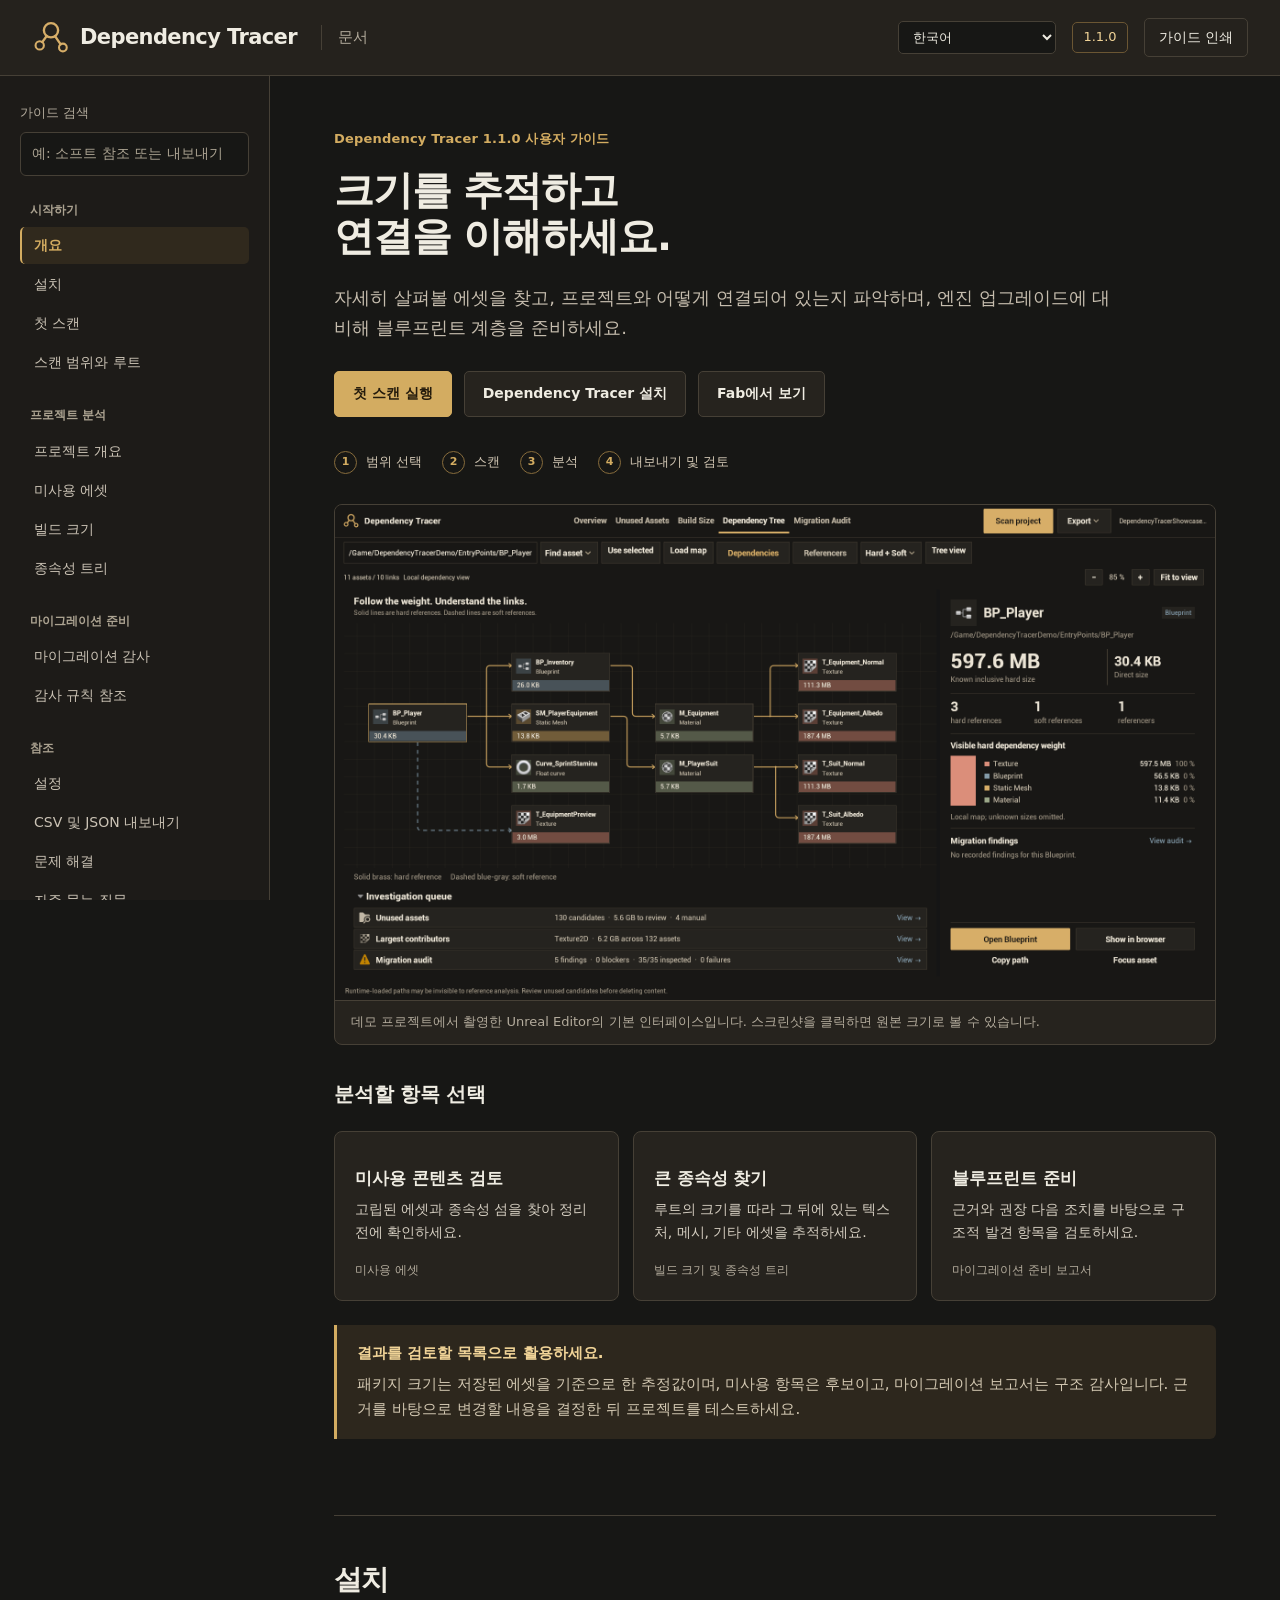
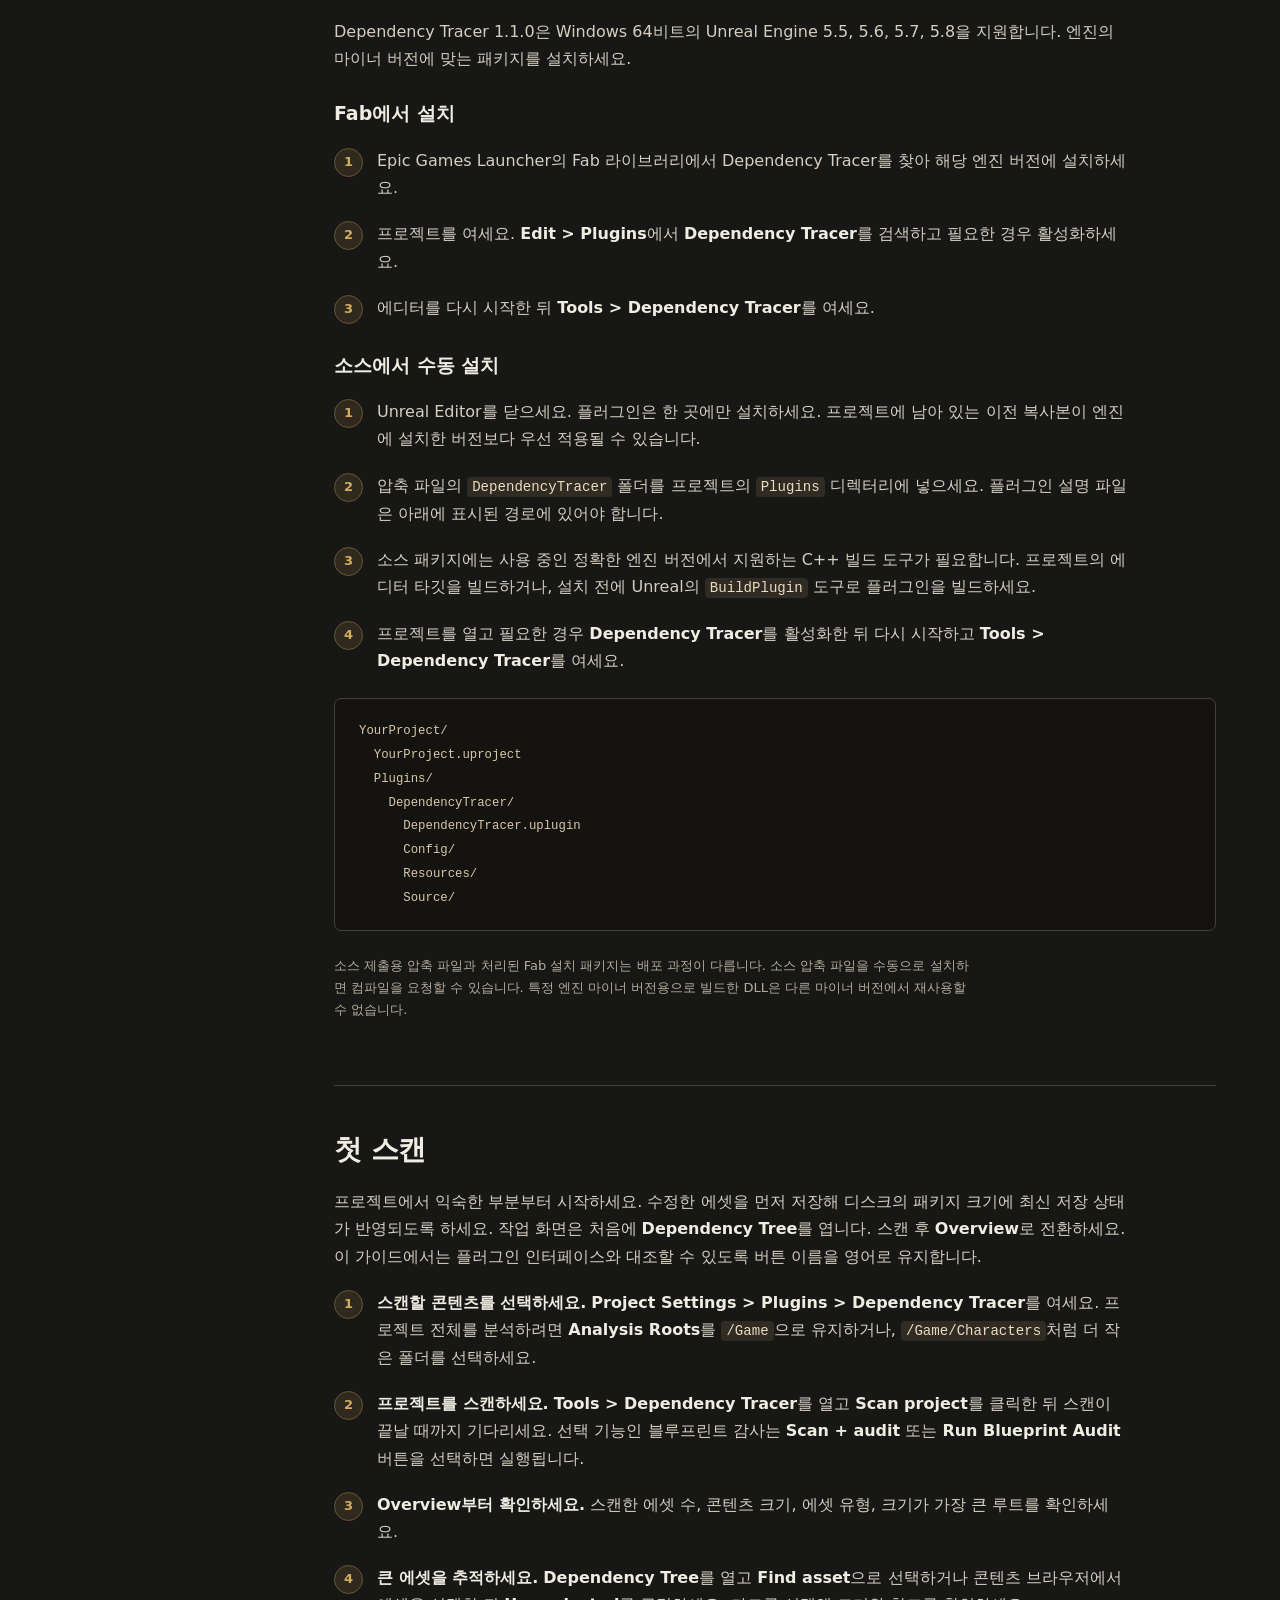
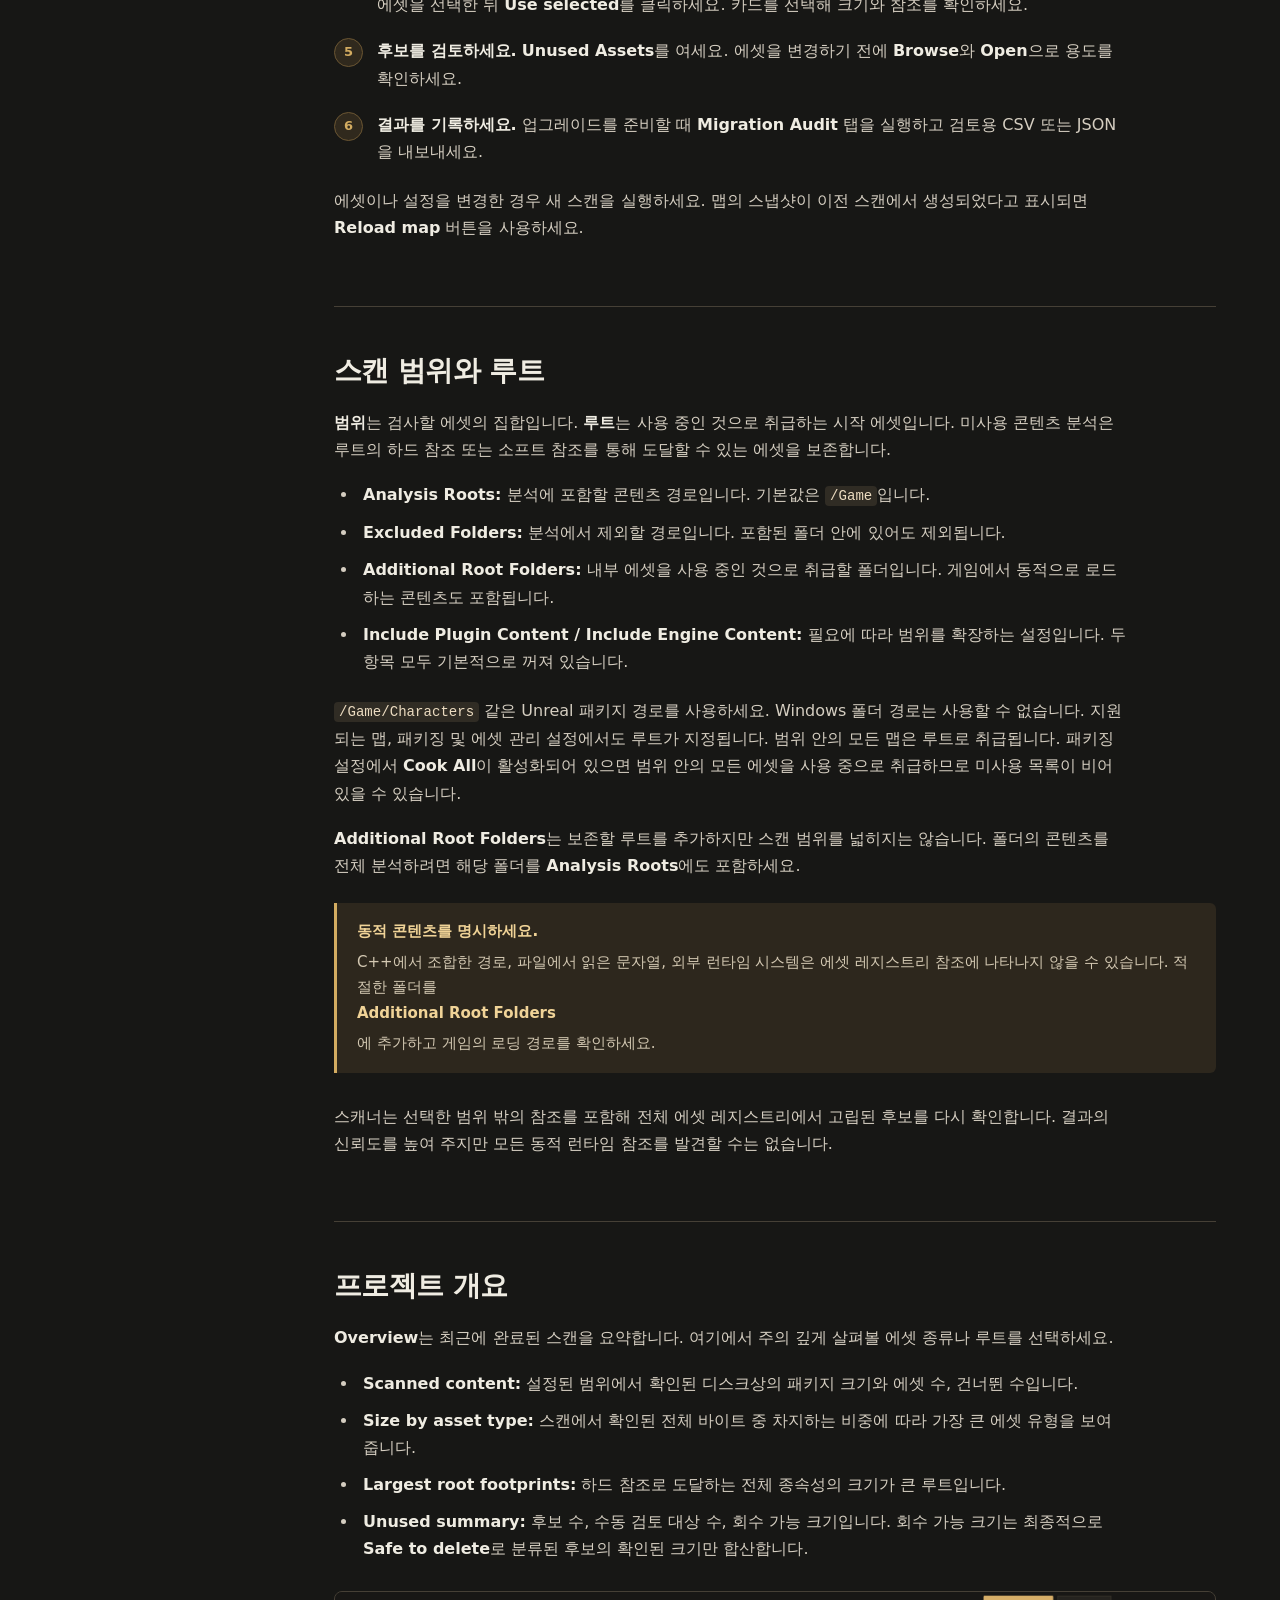
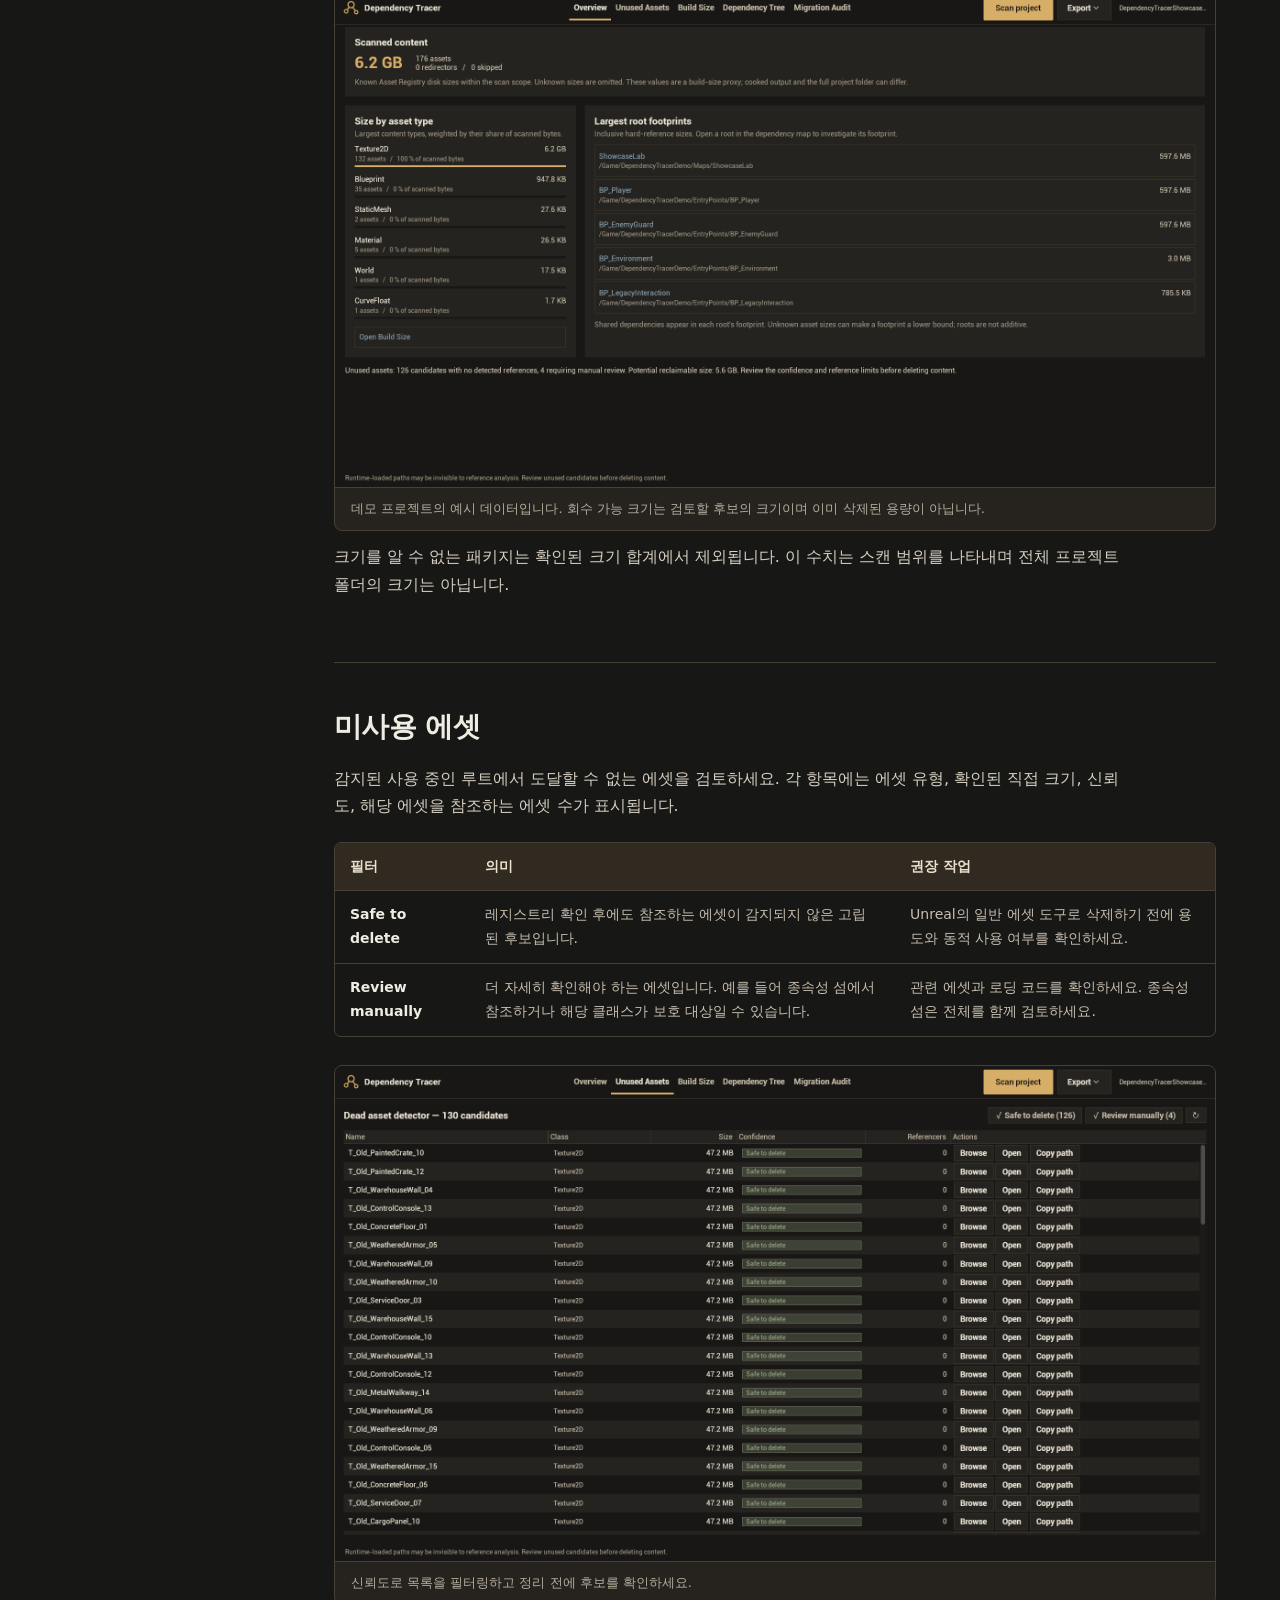
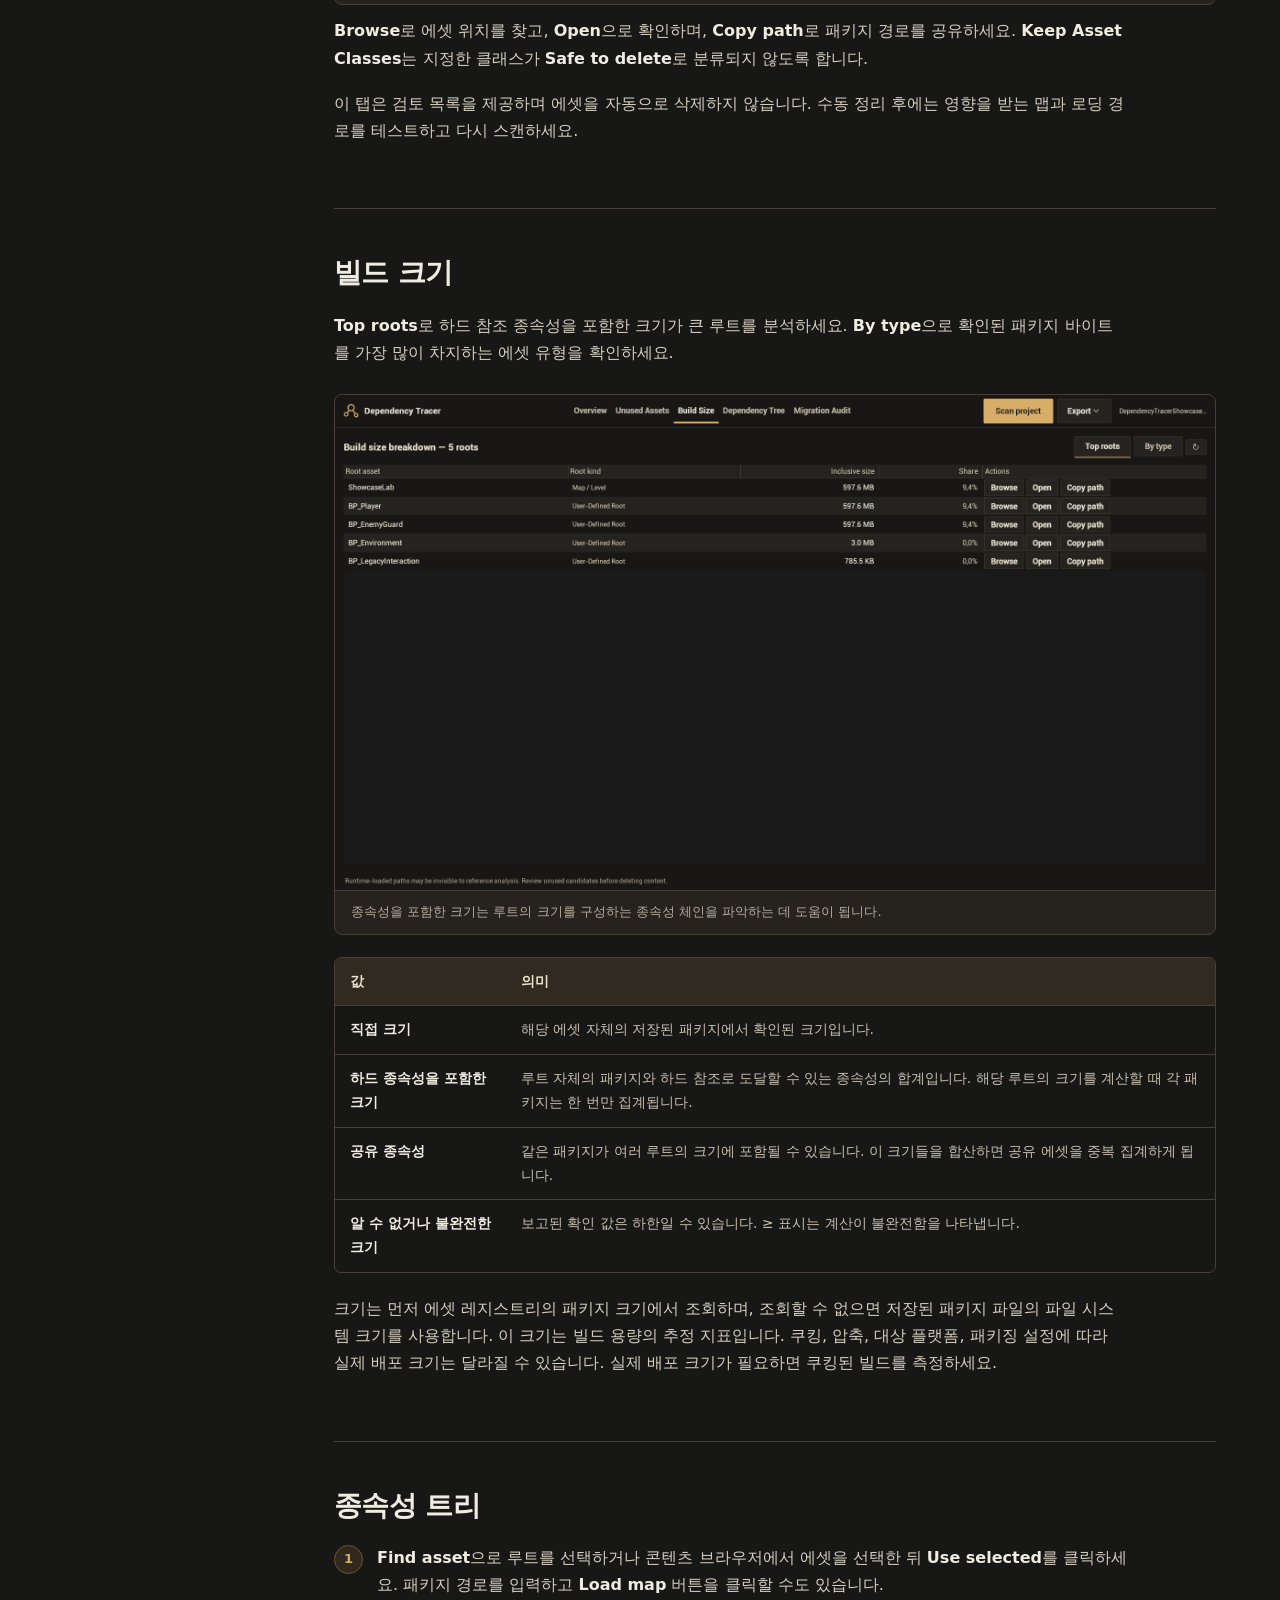
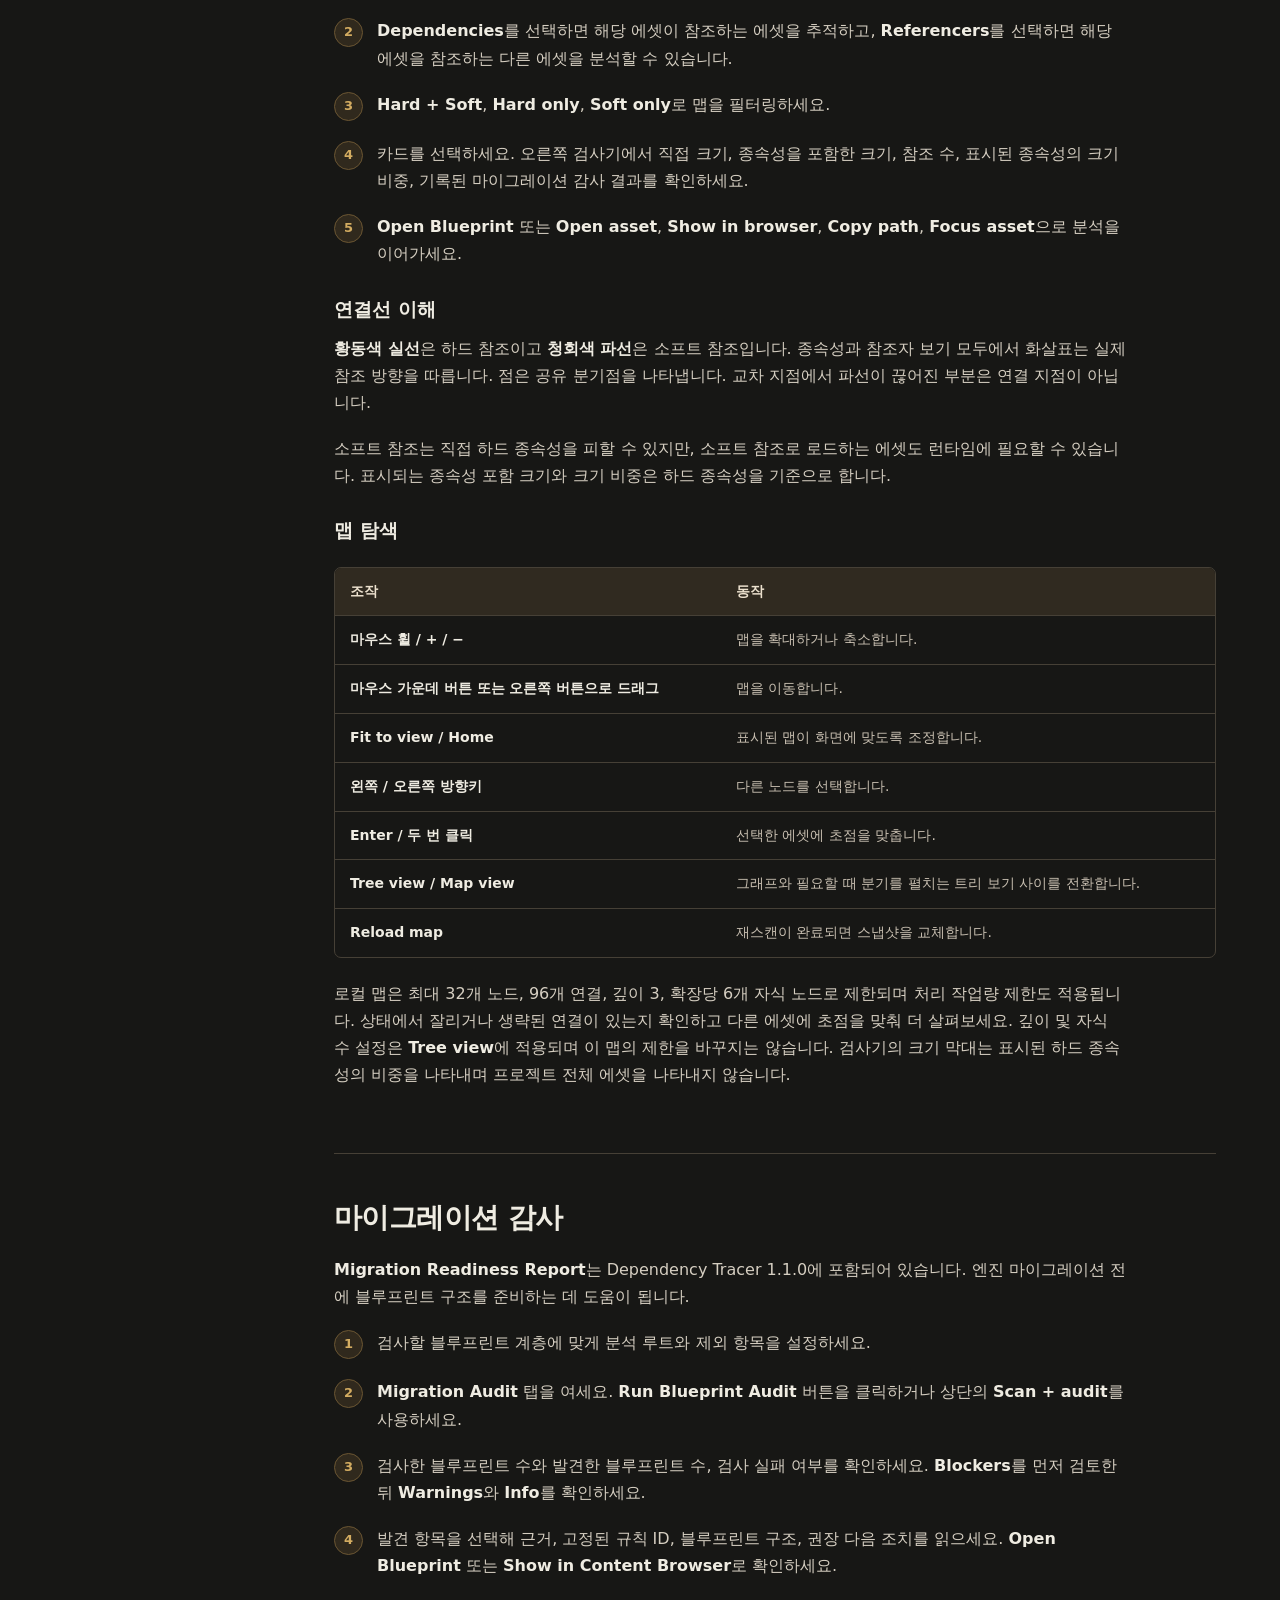
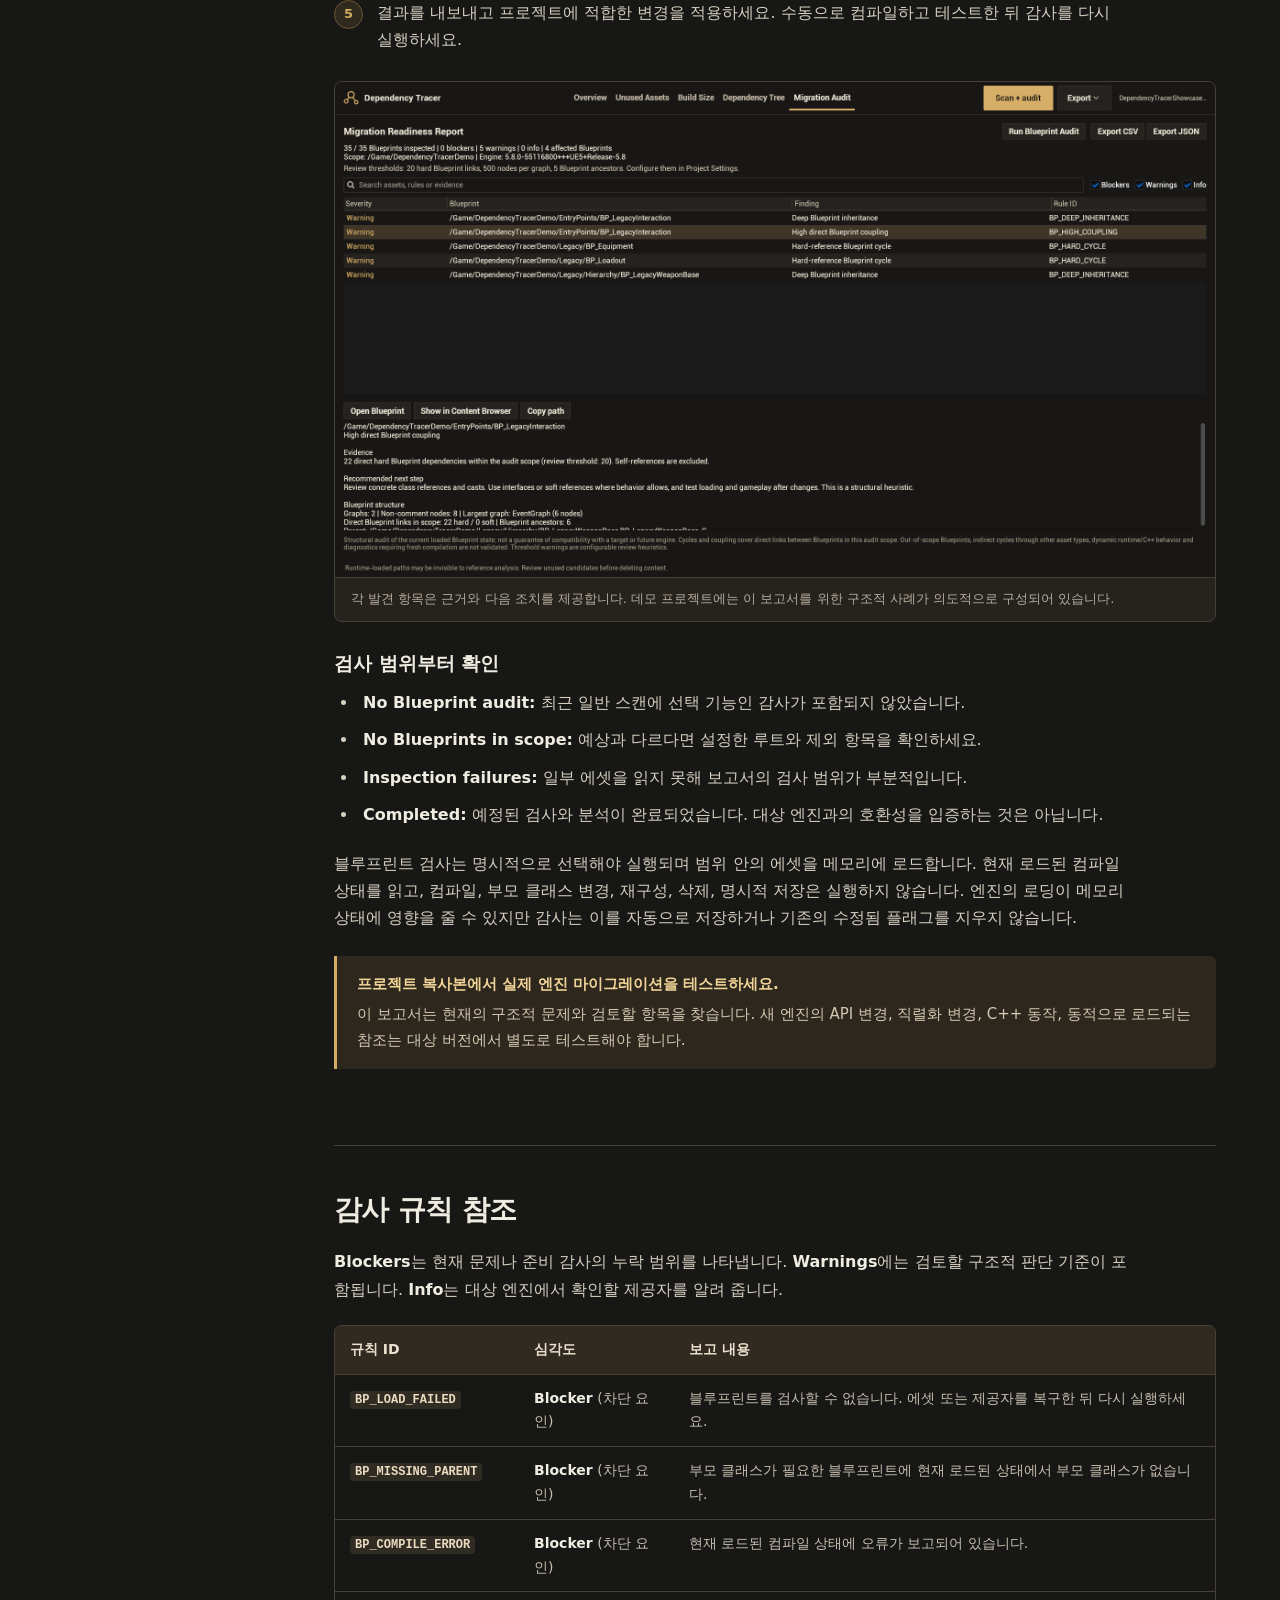
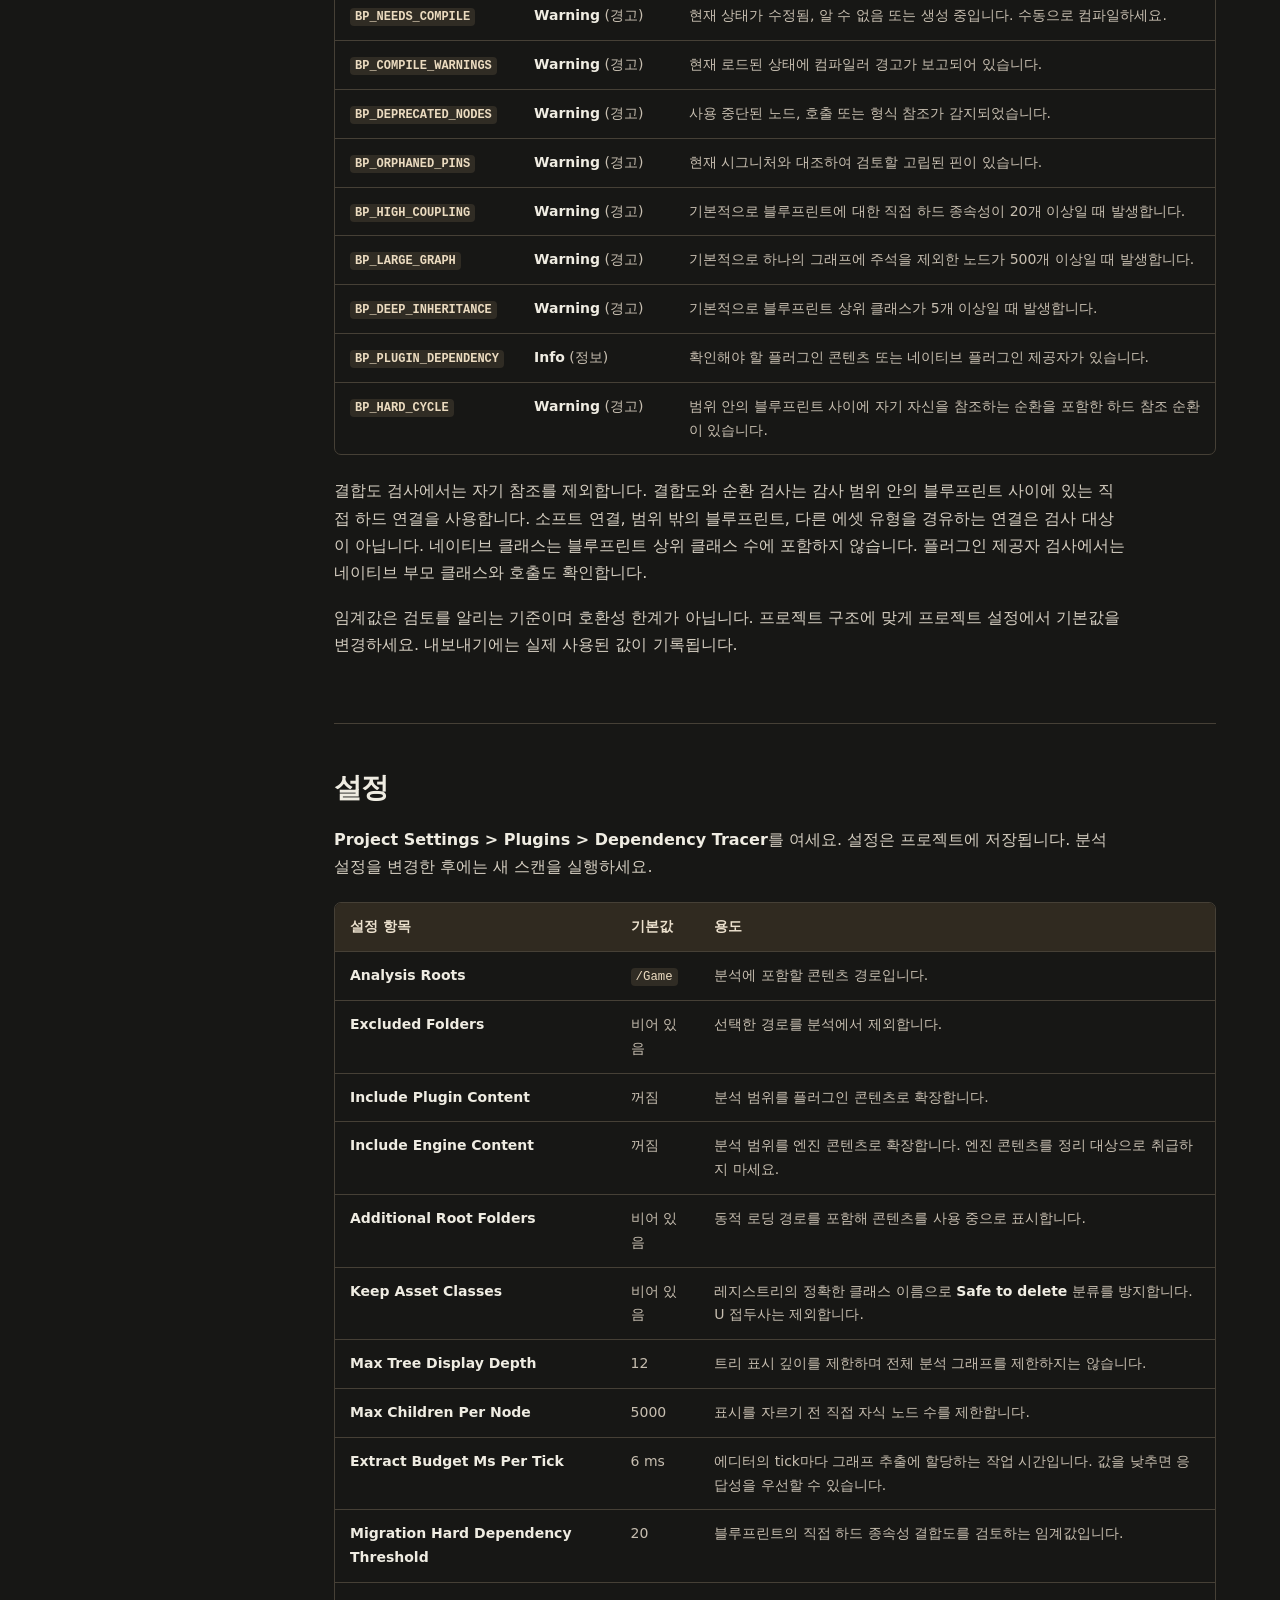
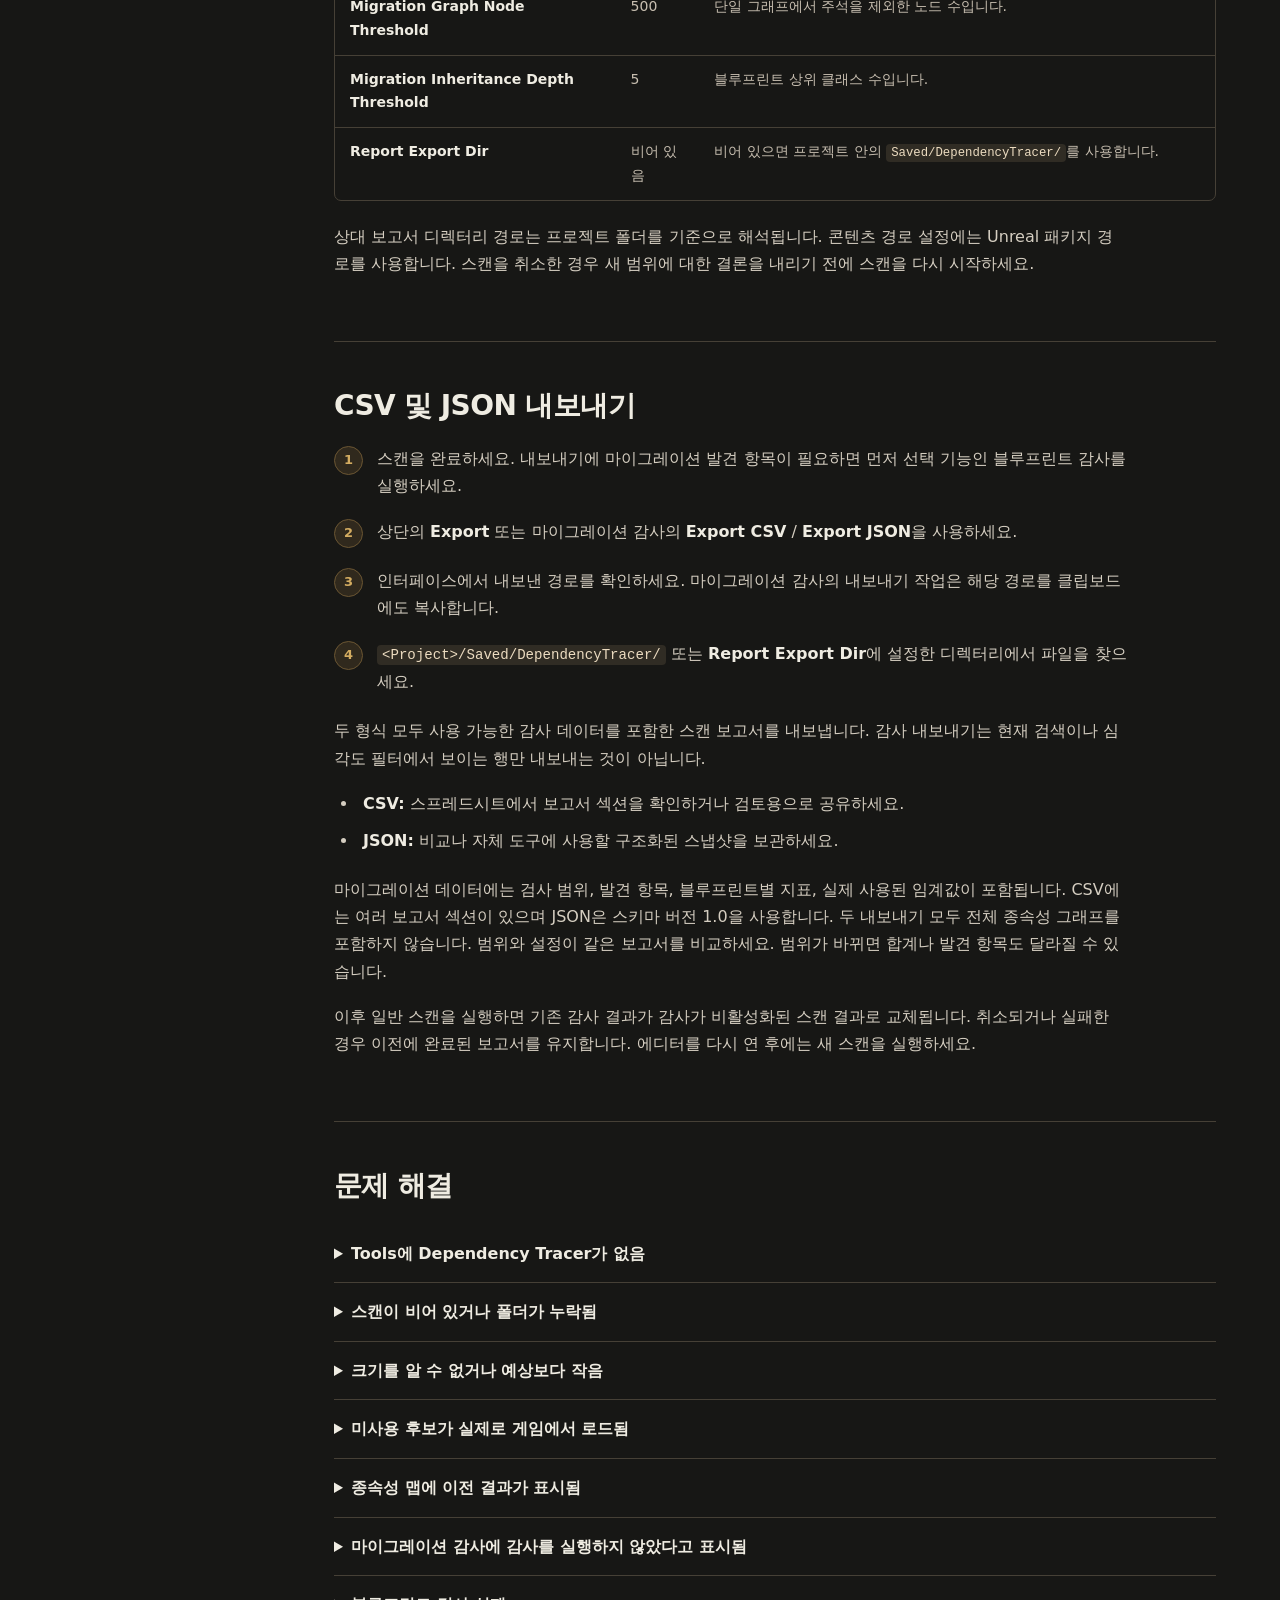
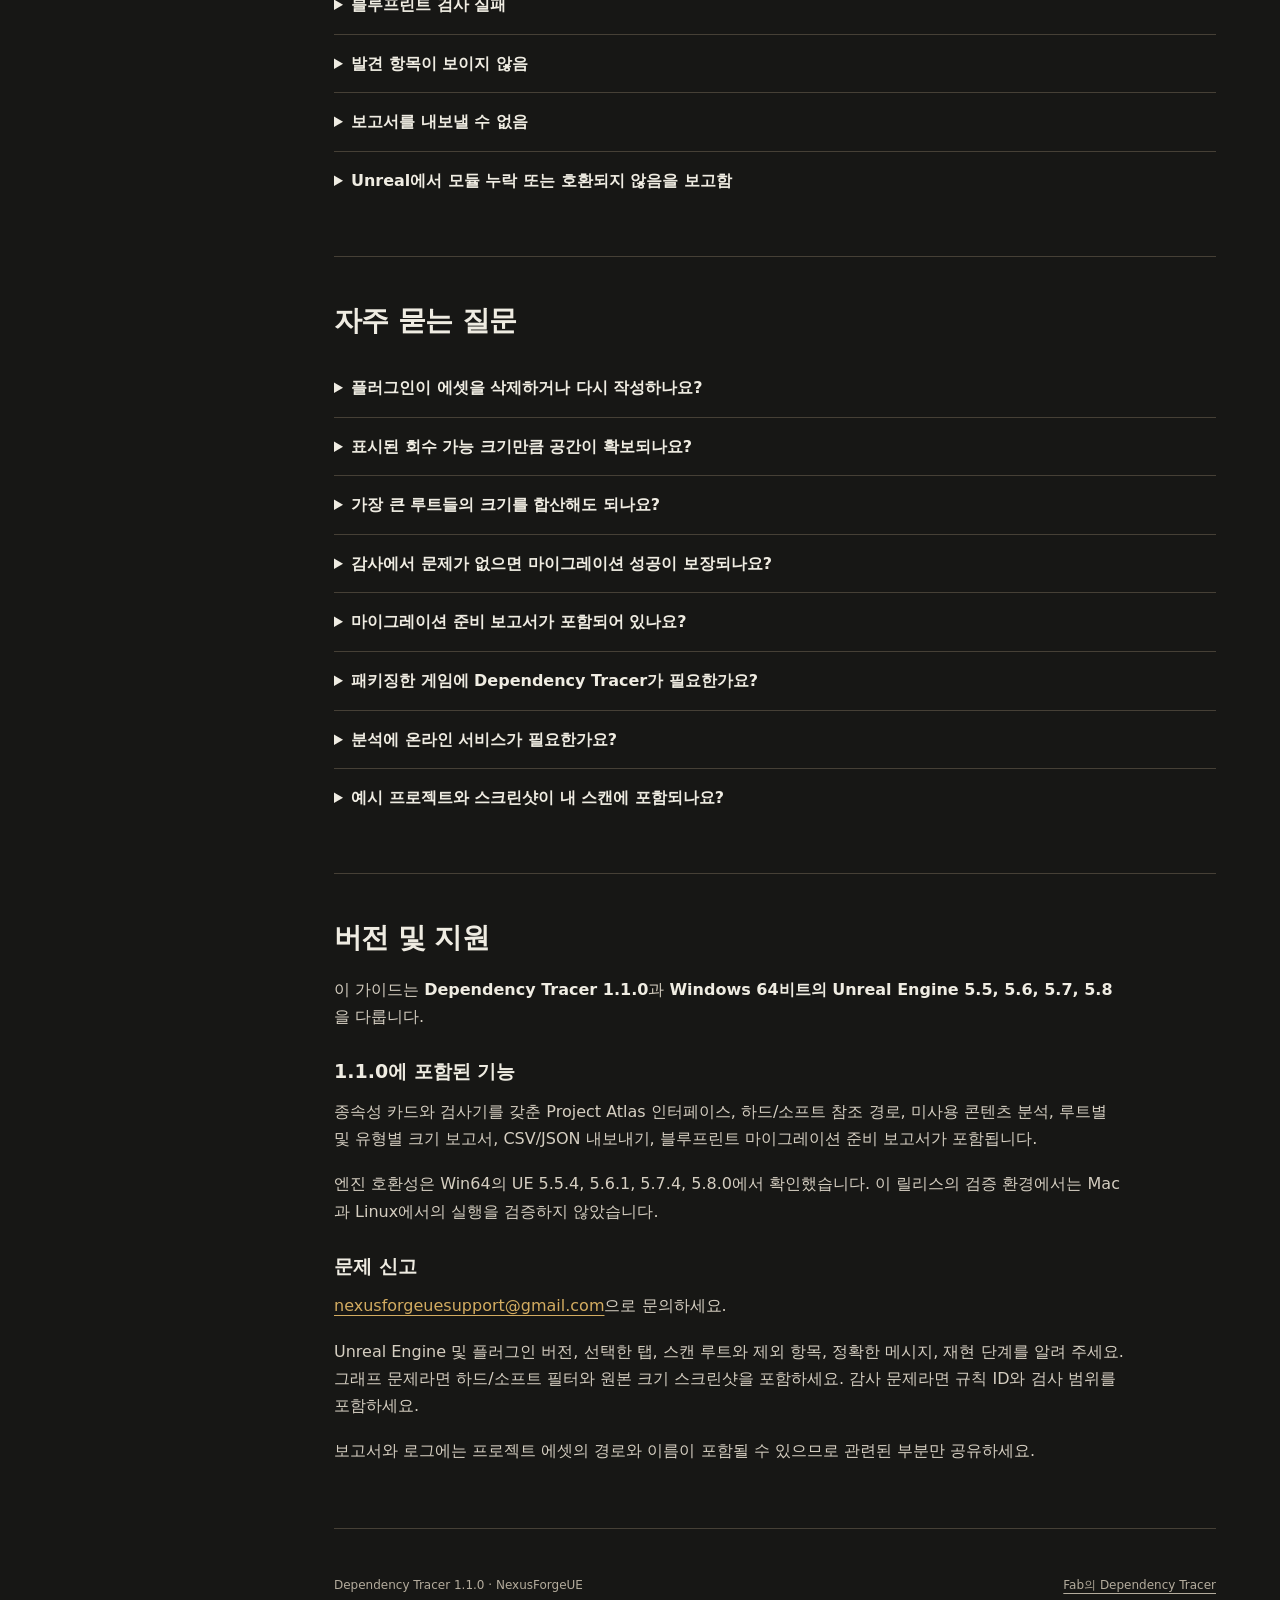
<file: ko/index.html>
<!doctype html>
<html lang="ko">
<head>
  <meta charset="utf-8">
  <meta name="viewport" content="width=device-width, initial-scale=1">
  <meta name="color-scheme" content="dark">
  <meta name="site-root" content="../">
  <meta name="description" content="Dependency Tracer를 설치하고 미사용 Unreal Engine 에셋을 검토하며, 하드 참조와 소프트 참조, 에셋 크기, 블루프린트 마이그레이션 준비 보고서를 확인하세요.">
  <title>Dependency Tracer 문서 | Unreal Engine</title>
  <link rel="canonical" href="https://nexusforgeue.github.io/dependencytracer-docs/ko/">
  <link rel="alternate" hreflang="en" href="https://nexusforgeue.github.io/dependencytracer-docs/">
  <link rel="alternate" hreflang="zh-Hans" href="https://nexusforgeue.github.io/dependencytracer-docs/zh-Hans/">
  <link rel="alternate" hreflang="ru" href="https://nexusforgeue.github.io/dependencytracer-docs/ru/">
  <link rel="alternate" hreflang="es" href="https://nexusforgeue.github.io/dependencytracer-docs/es/">
  <link rel="alternate" hreflang="pt-BR" href="https://nexusforgeue.github.io/dependencytracer-docs/pt-BR/">
  <link rel="alternate" hreflang="de" href="https://nexusforgeue.github.io/dependencytracer-docs/de/">
  <link rel="alternate" hreflang="ja" href="https://nexusforgeue.github.io/dependencytracer-docs/ja/">
  <link rel="alternate" hreflang="fr" href="https://nexusforgeue.github.io/dependencytracer-docs/fr/">
  <link rel="alternate" hreflang="ko" href="https://nexusforgeue.github.io/dependencytracer-docs/ko/">
  <link rel="alternate" hreflang="x-default" href="https://nexusforgeue.github.io/dependencytracer-docs/">
  <link rel="icon" type="image/svg+xml" href="../assets/dependencytracer.svg">
  <link rel="stylesheet" href="../assets/style.css">
  <script src="../assets/app.js" defer></script>
</head>
<body data-search-one="{count}개의 장을 찾았습니다." data-search-many="{count}개의 장을 찾았습니다." data-search-empty="찾은 장이 없습니다. 검색어를 짧게 입력해 보세요.">
  <a class="skip-link" href="#main">문서로 건너뛰기</a>
  <header class="site-header">
    <a class="brand" href="#overview" aria-label="Dependency Tracer 문서 홈"><img src="../assets/dependencytracer.svg" alt="" width="38" height="38"><span>Dependency Tracer</span></a>
    <span class="header-label">문서</span>
    <div class="header-actions"><label class="language-picker"><span class="visually-hidden">문서 언어</span><select id="doc-locale" aria-label="문서 언어"><option value="en">English</option><option value="zh-Hans">简体中文</option><option value="ru">Русский</option><option value="es">Español</option><option value="pt-BR">Português (Brasil)</option><option value="de">Deutsch</option><option value="ja">日本語</option><option value="fr">Français</option><option value="ko" selected>한국어</option></select></label><span class="version">1.1.0</span><button class="print-button" type="button" id="print-guide">가이드 인쇄</button><button class="menu-button" type="button" id="menu-toggle" aria-controls="sidebar" aria-expanded="false">메뉴</button></div>
  </header>
  <div class="site-layout">
    <aside class="sidebar" id="sidebar">
      <div class="search-box"><label for="doc-search">가이드 검색</label><input id="doc-search" type="search" placeholder="예: 소프트 참조 또는 내보내기" autocomplete="off" aria-controls="search-results"><div id="search-results" class="search-results" hidden></div><p class="visually-hidden" id="search-status" role="status"></p></div>
      <nav aria-label="문서의 장">
        <p class="nav-heading">시작하기</p>
        <a href="#overview" aria-current="location">개요</a><a href="#installation">설치</a><a href="#quick-start">첫 스캔</a><a href="#scope">스캔 범위와 루트</a>
        <p class="nav-heading">프로젝트 분석</p>
        <a href="#project-overview">프로젝트 개요</a><a href="#unused-assets">미사용 에셋</a><a href="#build-size">빌드 크기</a><a href="#dependency-tree">종속성 트리</a>
        <p class="nav-heading">마이그레이션 준비</p>
        <a href="#migration-audit">마이그레이션 감사</a><a href="#audit-rules">감사 규칙 참조</a>
        <p class="nav-heading">참조</p>
        <a href="#settings">설정</a><a href="#exports">CSV 및 JSON 내보내기</a><a href="#troubleshooting">문제 해결</a><a href="#faq">자주 묻는 질문</a><a href="#version">버전 및 지원</a>
      </nav>
      <div class="sidebar-footer">Unreal Engine 5.5 / 5.6 / 5.7 / 5.8<br>Windows 64비트</div>
    </aside>
    <main id="main" tabindex="-1">
      <section class="doc-section overview" id="overview" aria-labelledby="overview-title" data-search="시작 소개 에셋 최적화 종속성 마이그레이션 크기 블루프린트 Blueprint">
        <p class="eyebrow">Dependency Tracer 1.1.0 사용자 가이드</p>
        <h1 id="overview-title">크기를 추적하고<br>연결을 이해하세요.</h1>
        <p class="lead">자세히 살펴볼 에셋을 찾고, 프로젝트와 어떻게 연결되어 있는지 파악하며, 엔진 업그레이드에 대비해 블루프린트 계층을 준비하세요.</p>
        <div class="intro-actions"><a class="primary-link" href="#quick-start">첫 스캔 실행</a><a class="secondary-link" href="#installation">Dependency Tracer 설치</a><a class="secondary-link" href="https://www.fab.com/listings/be0472f5-6168-438f-9bc7-d650cd8481aa">Fab에서 보기</a></div>
        <div class="workflow" aria-label="분석의 네 단계"><span><b>1</b> 범위 선택</span><span><b>2</b> 스캔</span><span><b>3</b> 분석</span><span><b>4</b> 내보내기 및 검토</span></div>
        <figure class="screenshot hero-figure"><a href="../assets/screens/dependency-tree.png" target="_blank" rel="noopener" aria-label="종속성 맵 스크린샷을 원본 크기로 열기"><img src="../assets/screens/dependency-tree.png" width="1920" height="1080" alt="황동색 하드 참조 분기, 파선 소프트 참조 경로, 선택한 에셋의 검사기가 표시된 Dependency Tracer의 실제 종속성 맵."></a><figcaption>데모 프로젝트에서 촬영한 Unreal Editor의 기본 인터페이스입니다. 스크린샷을 클릭하면 원본 크기로 볼 수 있습니다.</figcaption></figure>
        <h2>분석할 항목 선택</h2>
        <div class="method-cards"><a href="#unused-assets"><h3>미사용 콘텐츠 검토</h3><p>고립된 에셋과 종속성 섬을 찾아 정리 전에 확인하세요.</p><span>미사용 에셋</span></a><a href="#build-size"><h3>큰 종속성 찾기</h3><p>루트의 크기를 따라 그 뒤에 있는 텍스처, 메시, 기타 에셋을 추적하세요.</p><span>빌드 크기 및 종속성 트리</span></a><a href="#migration-audit"><h3>블루프린트 준비</h3><p>근거와 권장 다음 조치를 바탕으로 구조적 발견 항목을 검토하세요.</p><span>마이그레이션 준비 보고서</span></a></div>
        <div class="intro-note"><strong>결과를 검토할 목록으로 활용하세요.</strong> 패키지 크기는 저장된 에셋을 기준으로 한 추정값이며, 미사용 항목은 후보이고, 마이그레이션 보고서는 구조 감사입니다. 근거를 바탕으로 변경할 내용을 결정한 뒤 프로젝트를 테스트하세요.</div>
      </section>
      <section class="doc-section" id="installation" aria-labelledby="installation-title" data-search="설치 Fab Launcher ZIP 소스 컴파일러 빌드 모듈 누락 활성화 Windows Plugins 버전">
        <h2 id="installation-title">설치</h2>
        <p>Dependency Tracer 1.1.0은 Windows 64비트의 Unreal Engine 5.5, 5.6, 5.7, 5.8을 지원합니다. 엔진의 마이너 버전에 맞는 패키지를 설치하세요.</p>
        <h3>Fab에서 설치</h3>
        <ol class="steps"><li>Epic Games Launcher의 Fab 라이브러리에서 Dependency Tracer를 찾아 해당 엔진 버전에 설치하세요.</li><li>프로젝트를 여세요. <strong>Edit &gt; Plugins</strong>에서 <strong>Dependency Tracer</strong>를 검색하고 필요한 경우 활성화하세요.</li><li>에디터를 다시 시작한 뒤 <strong>Tools &gt; Dependency Tracer</strong>를 여세요.</li></ol>
        <h3>소스에서 수동 설치</h3>
        <ol class="steps"><li>Unreal Editor를 닫으세요. 플러그인은 한 곳에만 설치하세요. 프로젝트에 남아 있는 이전 복사본이 엔진에 설치한 버전보다 우선 적용될 수 있습니다.</li><li>압축 파일의 <code>DependencyTracer</code> 폴더를 프로젝트의 <code>Plugins</code> 디렉터리에 넣으세요. 플러그인 설명 파일은 아래에 표시된 경로에 있어야 합니다.</li><li>소스 패키지에는 사용 중인 정확한 엔진 버전에서 지원하는 C++ 빌드 도구가 필요합니다. 프로젝트의 에디터 타깃을 빌드하거나, 설치 전에 Unreal의 <code>BuildPlugin</code> 도구로 플러그인을 빌드하세요.</li><li>프로젝트를 열고 필요한 경우 <strong>Dependency Tracer</strong>를 활성화한 뒤 다시 시작하고 <strong>Tools &gt; Dependency Tracer</strong>를 여세요.</li></ol>
        <pre><code>YourProject/
  YourProject.uproject
  Plugins/
    DependencyTracer/
      DependencyTracer.uplugin
      Config/
      Resources/
      Source/</code></pre>
        <p class="small">소스 제출용 압축 파일과 처리된 Fab 설치 패키지는 배포 과정이 다릅니다. 소스 압축 파일을 수동으로 설치하면 컴파일을 요청할 수 있습니다. 특정 엔진 마이너 버전용으로 빌드한 DLL은 다른 마이너 버전에서 재사용할 수 없습니다.</p>
      </section>
      <section class="doc-section" id="quick-start" aria-labelledby="quick-start-title" data-search="튜토리얼 첫 스캔 Scan project 에셋 저장 선택 검사 감사 정리">
        <h2 id="quick-start-title">첫 스캔</h2>
        <p>프로젝트에서 익숙한 부분부터 시작하세요. 수정한 에셋을 먼저 저장해 디스크의 패키지 크기에 최신 저장 상태가 반영되도록 하세요. 작업 화면은 처음에 <strong>Dependency Tree</strong>를 엽니다. 스캔 후 <strong>Overview</strong>로 전환하세요. 이 가이드에서는 플러그인 인터페이스와 대조할 수 있도록 버튼 이름을 영어로 유지합니다.</p>
        <ol class="steps"><li><strong>스캔할 콘텐츠를 선택하세요.</strong> <strong>Project Settings &gt; Plugins &gt; Dependency Tracer</strong>를 여세요. 프로젝트 전체를 분석하려면 <strong>Analysis Roots</strong>를 <code>/Game</code>으로 유지하거나, <code>/Game/Characters</code>처럼 더 작은 폴더를 선택하세요.</li><li><strong>프로젝트를 스캔하세요.</strong> <strong>Tools &gt; Dependency Tracer</strong>를 열고 <strong>Scan project</strong>를 클릭한 뒤 스캔이 끝날 때까지 기다리세요. 선택 기능인 블루프린트 감사는 <strong>Scan + audit</strong> 또는 <strong>Run Blueprint Audit</strong> 버튼을 선택하면 실행됩니다.</li><li><strong>Overview부터 확인하세요.</strong> 스캔한 에셋 수, 콘텐츠 크기, 에셋 유형, 크기가 가장 큰 루트를 확인하세요.</li><li><strong>큰 에셋을 추적하세요.</strong> <strong>Dependency Tree</strong>를 열고 <strong>Find asset</strong>으로 선택하거나 콘텐츠 브라우저에서 에셋을 선택한 뒤 <strong>Use selected</strong>를 클릭하세요. 카드를 선택해 크기와 참조를 확인하세요.</li><li><strong>후보를 검토하세요.</strong> <strong>Unused Assets</strong>를 여세요. 에셋을 변경하기 전에 <strong>Browse</strong>와 <strong>Open</strong>으로 용도를 확인하세요.</li><li><strong>결과를 기록하세요.</strong> 업그레이드를 준비할 때 <strong>Migration Audit</strong> 탭을 실행하고 검토용 CSV 또는 JSON을 내보내세요.</li></ol>
        <p>에셋이나 설정을 변경한 경우 새 스캔을 실행하세요. 맵의 스냅샷이 이전 스캔에서 생성되었다고 표시되면 <strong>Reload map</strong> 버튼을 사용하세요.</p>
      </section>
      <section class="doc-section" id="scope" aria-labelledby="scope-title" data-search="범위 Analysis Roots Excluded Folders Additional Root Folders 동적 로딩 맵 쿠킹 패키징 프라이머리 에셋 루트 플러그인 엔진 콘텐츠">
        <h2 id="scope-title">스캔 범위와 루트</h2>
        <p><strong>범위</strong>는 검사할 에셋의 집합입니다. <strong>루트</strong>는 사용 중인 것으로 취급하는 시작 에셋입니다. 미사용 콘텐츠 분석은 루트의 하드 참조 또는 소프트 참조를 통해 도달할 수 있는 에셋을 보존합니다.</p>
        <ul><li><strong>Analysis Roots:</strong> 분석에 포함할 콘텐츠 경로입니다. 기본값은 <code>/Game</code>입니다.</li><li><strong>Excluded Folders:</strong> 분석에서 제외할 경로입니다. 포함된 폴더 안에 있어도 제외됩니다.</li><li><strong>Additional Root Folders:</strong> 내부 에셋을 사용 중인 것으로 취급할 폴더입니다. 게임에서 동적으로 로드하는 콘텐츠도 포함됩니다.</li><li><strong>Include Plugin Content / Include Engine Content:</strong> 필요에 따라 범위를 확장하는 설정입니다. 두 항목 모두 기본적으로 꺼져 있습니다.</li></ul>
        <p><code>/Game/Characters</code> 같은 Unreal 패키지 경로를 사용하세요. Windows 폴더 경로는 사용할 수 없습니다. 지원되는 맵, 패키징 및 에셋 관리 설정에서도 루트가 지정됩니다. 범위 안의 모든 맵은 루트로 취급됩니다. 패키징 설정에서 <strong>Cook All</strong>이 활성화되어 있으면 범위 안의 모든 에셋을 사용 중으로 취급하므로 미사용 목록이 비어 있을 수 있습니다.</p>
        <p><strong>Additional Root Folders</strong>는 보존할 루트를 추가하지만 스캔 범위를 넓히지는 않습니다. 폴더의 콘텐츠를 전체 분석하려면 해당 폴더를 <strong>Analysis Roots</strong>에도 포함하세요.</p>
        <div class="callout"><strong>동적 콘텐츠를 명시하세요.</strong> C++에서 조합한 경로, 파일에서 읽은 문자열, 외부 런타임 시스템은 에셋 레지스트리 참조에 나타나지 않을 수 있습니다. 적절한 폴더를 <strong>Additional Root Folders</strong>에 추가하고 게임의 로딩 경로를 확인하세요.</div>
        <p>스캐너는 선택한 범위 밖의 참조를 포함해 전체 에셋 레지스트리에서 고립된 후보를 다시 확인합니다. 결과의 신뢰도를 높여 주지만 모든 동적 런타임 참조를 발견할 수는 없습니다.</p>
      </section>
      <section class="doc-section" id="project-overview" aria-labelledby="project-overview-title" data-search="Overview 개요 합계 스캔 콘텐츠 크기 유형 최대 루트 건너뛰기 리디렉터 패키지">
        <h2 id="project-overview-title">프로젝트 개요</h2>
        <p><strong>Overview</strong>는 최근에 완료된 스캔을 요약합니다. 여기에서 주의 깊게 살펴볼 에셋 종류나 루트를 선택하세요.</p>
        <ul><li><strong>Scanned content:</strong> 설정된 범위에서 확인된 디스크상의 패키지 크기와 에셋 수, 건너뛴 수입니다.</li><li><strong>Size by asset type:</strong> 스캔에서 확인된 전체 바이트 중 차지하는 비중에 따라 가장 큰 에셋 유형을 보여 줍니다.</li><li><strong>Largest root footprints:</strong> 하드 참조로 도달하는 전체 종속성의 크기가 큰 루트입니다.</li><li><strong>Unused summary:</strong> 후보 수, 수동 검토 대상 수, 회수 가능 크기입니다. 회수 가능 크기는 최종적으로 <strong>Safe to delete</strong>로 분류된 후보의 확인된 크기만 합산합니다.</li></ul>
        <figure class="screenshot"><a href="../assets/screens/overview.png" target="_blank" rel="noopener"><img src="../assets/screens/overview.png" width="1920" height="1080" alt="스캔한 패키지 크기, 에셋 유형, 크기가 큰 루트를 보여 주는 개요 화면." loading="lazy"></a><figcaption>데모 프로젝트의 예시 데이터입니다. 회수 가능 크기는 검토할 후보의 크기이며 이미 삭제된 용량이 아닙니다.</figcaption></figure>
        <p>크기를 알 수 없는 패키지는 확인된 크기 합계에서 제외됩니다. 이 수치는 스캔 범위를 나타내며 전체 프로젝트 폴더의 크기는 아닙니다.</p>
      </section>
      <section class="doc-section" id="unused-assets" aria-labelledby="unused-assets-title" data-search="Unused Assets Safe to delete Review manually 미사용 에셋 신뢰도 삭제 정리 고립 종속성 섬 참조자 동적 참조">
        <h2 id="unused-assets-title">미사용 에셋</h2>
        <p>감지된 사용 중인 루트에서 도달할 수 없는 에셋을 검토하세요. 각 항목에는 에셋 유형, 확인된 직접 크기, 신뢰도, 해당 에셋을 참조하는 에셋 수가 표시됩니다.</p>
        <div class="table-scroll"><table><caption>미사용 에셋 신뢰도</caption><thead><tr><th>필터</th><th>의미</th><th>권장 작업</th></tr></thead><tbody><tr><td><strong>Safe to delete</strong></td><td>레지스트리 확인 후에도 참조하는 에셋이 감지되지 않은 고립된 후보입니다.</td><td>Unreal의 일반 에셋 도구로 삭제하기 전에 용도와 동적 사용 여부를 확인하세요.</td></tr><tr><td><strong>Review manually</strong></td><td>더 자세히 확인해야 하는 에셋입니다. 예를 들어 종속성 섬에서 참조하거나 해당 클래스가 보호 대상일 수 있습니다.</td><td>관련 에셋과 로딩 코드를 확인하세요. 종속성 섬은 전체를 함께 검토하세요.</td></tr></tbody></table></div>
        <figure class="screenshot"><a href="../assets/screens/unused-assets.png" target="_blank" rel="noopener"><img src="../assets/screens/unused-assets.png" width="1920" height="1080" alt="미사용 에셋 후보의 크기, 신뢰도, 참조자와 찾아보기, 열기, 경로 복사 작업을 보여 주는 목록." loading="lazy"></a><figcaption>신뢰도로 목록을 필터링하고 정리 전에 후보를 확인하세요.</figcaption></figure>
        <p><strong>Browse</strong>로 에셋 위치를 찾고, <strong>Open</strong>으로 확인하며, <strong>Copy path</strong>로 패키지 경로를 공유하세요. <strong>Keep Asset Classes</strong>는 지정한 클래스가 <strong>Safe to delete</strong>로 분류되지 않도록 합니다.</p>
        <p>이 탭은 검토 목록을 제공하며 에셋을 자동으로 삭제하지 않습니다. 수동 정리 후에는 영향을 받는 맵과 로딩 경로를 테스트하고 다시 스캔하세요.</p>
      </section>
      <section class="doc-section" id="build-size" aria-labelledby="build-size-title" data-search="Build Size Top roots By type 빌드 크기 루트 유형별 종속성 포함 직접 공유 텍스처 메시 바이트 쿠킹 압축 패키징 추정">
        <h2 id="build-size-title">빌드 크기</h2>
        <p><strong>Top roots</strong>로 하드 참조 종속성을 포함한 크기가 큰 루트를 분석하세요. <strong>By type</strong>으로 확인된 패키지 바이트를 가장 많이 차지하는 에셋 유형을 확인하세요.</p>
        <figure class="screenshot"><a href="../assets/screens/build-size.png" target="_blank" rel="noopener"><img src="../assets/screens/build-size.png" width="1920" height="1080" alt="루트와 종속성을 포함한 크기, 비중, 에셋 작업을 보여 주는 빌드 크기 화면." loading="lazy"></a><figcaption>종속성을 포함한 크기는 루트의 크기를 구성하는 종속성 체인을 파악하는 데 도움이 됩니다.</figcaption></figure>
        <div class="table-scroll"><table><caption>에셋의 직접 크기 및 종속성을 포함한 크기</caption><thead><tr><th>값</th><th>의미</th></tr></thead><tbody><tr><td>직접 크기</td><td>해당 에셋 자체의 저장된 패키지에서 확인된 크기입니다.</td></tr><tr><td>하드 종속성을 포함한 크기</td><td>루트 자체의 패키지와 하드 참조로 도달할 수 있는 종속성의 합계입니다. 해당 루트의 크기를 계산할 때 각 패키지는 한 번만 집계됩니다.</td></tr><tr><td>공유 종속성</td><td>같은 패키지가 여러 루트의 크기에 포함될 수 있습니다. 이 크기들을 합산하면 공유 에셋을 중복 집계하게 됩니다.</td></tr><tr><td>알 수 없거나 불완전한 크기</td><td>보고된 확인 값은 하한일 수 있습니다. ≥ 표시는 계산이 불완전함을 나타냅니다.</td></tr></tbody></table></div>
        <p>크기는 먼저 에셋 레지스트리의 패키지 크기에서 조회하며, 조회할 수 없으면 저장된 패키지 파일의 파일 시스템 크기를 사용합니다. 이 크기는 빌드 용량의 추정 지표입니다. 쿠킹, 압축, 대상 플랫폼, 패키징 설정에 따라 실제 배포 크기는 달라질 수 있습니다. 실제 배포 크기가 필요하면 쿠킹된 빌드를 측정하세요.</p>
      </section>
      <section class="doc-section" id="dependency-tree" aria-labelledby="dependency-tree-title" data-search="Dependency Tree 종속성 트리 맵 그래프 검사기 하드 참조 소프트 참조 참조자 화살표 확대 축소 이동 키보드 선택 Find asset Fit to view Load map Reload map Tree view">
        <h2 id="dependency-tree-title">종속성 트리</h2>
        <ol class="steps"><li><strong>Find asset</strong>으로 루트를 선택하거나 콘텐츠 브라우저에서 에셋을 선택한 뒤 <strong>Use selected</strong>를 클릭하세요. 패키지 경로를 입력하고 <strong>Load map</strong> 버튼을 클릭할 수도 있습니다.</li><li><strong>Dependencies</strong>를 선택하면 해당 에셋이 참조하는 에셋을 추적하고, <strong>Referencers</strong>를 선택하면 해당 에셋을 참조하는 다른 에셋을 분석할 수 있습니다.</li><li><strong>Hard + Soft</strong>, <strong>Hard only</strong>, <strong>Soft only</strong>로 맵을 필터링하세요.</li><li>카드를 선택하세요. 오른쪽 검사기에서 직접 크기, 종속성을 포함한 크기, 참조 수, 표시된 종속성의 크기 비중, 기록된 마이그레이션 감사 결과를 확인하세요.</li><li><strong>Open Blueprint</strong> 또는 <strong>Open asset</strong>, <strong>Show in browser</strong>, <strong>Copy path</strong>, <strong>Focus asset</strong>으로 분석을 이어가세요.</li></ol>
        <h3>연결선 이해</h3>
        <p><strong>황동색 실선</strong>은 하드 참조이고 <strong>청회색 파선</strong>은 소프트 참조입니다. 종속성과 참조자 보기 모두에서 화살표는 실제 참조 방향을 따릅니다. 점은 공유 분기점을 나타냅니다. 교차 지점에서 파선이 끊어진 부분은 연결 지점이 아닙니다.</p>
        <p>소프트 참조는 직접 하드 종속성을 피할 수 있지만, 소프트 참조로 로드하는 에셋도 런타임에 필요할 수 있습니다. 표시되는 종속성 포함 크기와 크기 비중은 하드 종속성을 기준으로 합니다.</p>
        <h3>맵 탐색</h3>
        <div class="table-scroll"><table><caption>종속성 맵 조작</caption><thead><tr><th>조작</th><th>동작</th></tr></thead><tbody><tr><td>마우스 휠 / + / −</td><td>맵을 확대하거나 축소합니다.</td></tr><tr><td>마우스 가운데 버튼 또는 오른쪽 버튼으로 드래그</td><td>맵을 이동합니다.</td></tr><tr><td><strong>Fit to view</strong> / Home</td><td>표시된 맵이 화면에 맞도록 조정합니다.</td></tr><tr><td>왼쪽 / 오른쪽 방향키</td><td>다른 노드를 선택합니다.</td></tr><tr><td>Enter / 두 번 클릭</td><td>선택한 에셋에 초점을 맞춥니다.</td></tr><tr><td><strong>Tree view / Map view</strong></td><td>그래프와 필요할 때 분기를 펼치는 트리 보기 사이를 전환합니다.</td></tr><tr><td><strong>Reload map</strong></td><td>재스캔이 완료되면 스냅샷을 교체합니다.</td></tr></tbody></table></div>
        <p>로컬 맵은 최대 32개 노드, 96개 연결, 깊이 3, 확장당 6개 자식 노드로 제한되며 처리 작업량 제한도 적용됩니다. 상태에서 잘리거나 생략된 연결이 있는지 확인하고 다른 에셋에 초점을 맞춰 더 살펴보세요. 깊이 및 자식 수 설정은 <strong>Tree view</strong>에 적용되며 이 맵의 제한을 바꾸지는 않습니다. 검사기의 크기 막대는 표시된 하드 종속성의 비중을 나타내며 프로젝트 전체 에셋을 나타내지 않습니다.</p>
      </section>
      <section class="doc-section" id="migration-audit" aria-labelledby="migration-audit-title" data-search="Migration Audit Migration Readiness Report 블루프린트 업그레이드 엔진 감사 차단 요인 경고 정보 검사 범위 검사 컴파일 저장 제공자 임계값">
        <h2 id="migration-audit-title">마이그레이션 감사</h2>
        <p><strong>Migration Readiness Report</strong>는 Dependency Tracer 1.1.0에 포함되어 있습니다. 엔진 마이그레이션 전에 블루프린트 구조를 준비하는 데 도움이 됩니다.</p>
        <ol class="steps"><li>검사할 블루프린트 계층에 맞게 분석 루트와 제외 항목을 설정하세요.</li><li><strong>Migration Audit</strong> 탭을 여세요. <strong>Run Blueprint Audit</strong> 버튼을 클릭하거나 상단의 <strong>Scan + audit</strong>를 사용하세요.</li><li>검사한 블루프린트 수와 발견한 블루프린트 수, 검사 실패 여부를 확인하세요. <strong>Blockers</strong>를 먼저 검토한 뒤 <strong>Warnings</strong>와 <strong>Info</strong>를 확인하세요.</li><li>발견 항목을 선택해 근거, 고정된 규칙 ID, 블루프린트 구조, 권장 다음 조치를 읽으세요. <strong>Open Blueprint</strong> 또는 <strong>Show in Content Browser</strong>로 확인하세요.</li><li>결과를 내보내고 프로젝트에 적합한 변경을 적용하세요. 수동으로 컴파일하고 테스트한 뒤 감사를 다시 실행하세요.</li></ol>
        <figure class="screenshot"><a href="../assets/screens/migration-audit.png" target="_blank" rel="noopener"><img src="../assets/screens/migration-audit.png" width="1920" height="1080" alt="블루프린트 검사 범위, 심각도 필터, 발견 항목, 근거, 권장 다음 조치를 보여 주는 마이그레이션 준비 보고서." loading="lazy"></a><figcaption>각 발견 항목은 근거와 다음 조치를 제공합니다. 데모 프로젝트에는 이 보고서를 위한 구조적 사례가 의도적으로 구성되어 있습니다.</figcaption></figure>
        <h3>검사 범위부터 확인</h3>
        <ul><li><strong>No Blueprint audit:</strong> 최근 일반 스캔에 선택 기능인 감사가 포함되지 않았습니다.</li><li><strong>No Blueprints in scope:</strong> 예상과 다르다면 설정한 루트와 제외 항목을 확인하세요.</li><li><strong>Inspection failures:</strong> 일부 에셋을 읽지 못해 보고서의 검사 범위가 부분적입니다.</li><li><strong>Completed:</strong> 예정된 검사와 분석이 완료되었습니다. 대상 엔진과의 호환성을 입증하는 것은 아닙니다.</li></ul>
        <p>블루프린트 검사는 명시적으로 선택해야 실행되며 범위 안의 에셋을 메모리에 로드합니다. 현재 로드된 컴파일 상태를 읽고, 컴파일, 부모 클래스 변경, 재구성, 삭제, 명시적 저장은 실행하지 않습니다. 엔진의 로딩이 메모리 상태에 영향을 줄 수 있지만 감사는 이를 자동으로 저장하거나 기존의 수정됨 플래그를 지우지 않습니다.</p>
        <div class="callout"><strong>프로젝트 복사본에서 실제 엔진 마이그레이션을 테스트하세요.</strong> 이 보고서는 현재의 구조적 문제와 검토할 항목을 찾습니다. 새 엔진의 API 변경, 직렬화 변경, C++ 동작, 동적으로 로드되는 참조는 대상 버전에서 별도로 테스트해야 합니다.</div>
      </section>
      <section class="doc-section" id="audit-rules" aria-labelledby="audit-rules-title" data-search="규칙 ID BP_LOAD_FAILED BP_MISSING_PARENT BP_COMPILE_ERROR BP_NEEDS_COMPILE BP_COMPILE_WARNINGS BP_DEPRECATED_NODES BP_ORPHANED_PINS BP_HIGH_COUPLING BP_LARGE_GRAPH BP_DEEP_INHERITANCE BP_PLUGIN_DEPENDENCY BP_HARD_CYCLE">
        <h2 id="audit-rules-title">감사 규칙 참조</h2>
        <p><strong>Blockers</strong>는 현재 문제나 준비 감사의 누락 범위를 나타냅니다. <strong>Warnings</strong>에는 검토할 구조적 판단 기준이 포함됩니다. <strong>Info</strong>는 대상 엔진에서 확인할 제공자를 알려 줍니다.</p>
        <div class="table-scroll"><table><caption>1.1.0 버전의 마이그레이션 감사 규칙</caption><thead><tr><th>규칙 ID</th><th>심각도</th><th>보고 내용</th></tr></thead><tbody>
          <tr><td><code class="rule-id">BP_LOAD_FAILED</code></td><td><strong>Blocker</strong> (차단 요인)</td><td>블루프린트를 검사할 수 없습니다. 에셋 또는 제공자를 복구한 뒤 다시 실행하세요.</td></tr>
          <tr><td><code class="rule-id">BP_MISSING_PARENT</code></td><td><strong>Blocker</strong> (차단 요인)</td><td>부모 클래스가 필요한 블루프린트에 현재 로드된 상태에서 부모 클래스가 없습니다.</td></tr>
          <tr><td><code class="rule-id">BP_COMPILE_ERROR</code></td><td><strong>Blocker</strong> (차단 요인)</td><td>현재 로드된 컴파일 상태에 오류가 보고되어 있습니다.</td></tr>
          <tr><td><code class="rule-id">BP_NEEDS_COMPILE</code></td><td><strong>Warning</strong> (경고)</td><td>현재 상태가 수정됨, 알 수 없음 또는 생성 중입니다. 수동으로 컴파일하세요.</td></tr>
          <tr><td><code class="rule-id">BP_COMPILE_WARNINGS</code></td><td><strong>Warning</strong> (경고)</td><td>현재 로드된 상태에 컴파일러 경고가 보고되어 있습니다.</td></tr>
          <tr><td><code class="rule-id">BP_DEPRECATED_NODES</code></td><td><strong>Warning</strong> (경고)</td><td>사용 중단된 노드, 호출 또는 형식 참조가 감지되었습니다.</td></tr>
          <tr><td><code class="rule-id">BP_ORPHANED_PINS</code></td><td><strong>Warning</strong> (경고)</td><td>현재 시그니처와 대조하여 검토할 고립된 핀이 있습니다.</td></tr>
          <tr><td><code class="rule-id">BP_HIGH_COUPLING</code></td><td><strong>Warning</strong> (경고)</td><td>기본적으로 블루프린트에 대한 직접 하드 종속성이 20개 이상일 때 발생합니다.</td></tr>
          <tr><td><code class="rule-id">BP_LARGE_GRAPH</code></td><td><strong>Warning</strong> (경고)</td><td>기본적으로 하나의 그래프에 주석을 제외한 노드가 500개 이상일 때 발생합니다.</td></tr>
          <tr><td><code class="rule-id">BP_DEEP_INHERITANCE</code></td><td><strong>Warning</strong> (경고)</td><td>기본적으로 블루프린트 상위 클래스가 5개 이상일 때 발생합니다.</td></tr>
          <tr><td><code class="rule-id">BP_PLUGIN_DEPENDENCY</code></td><td><strong>Info</strong> (정보)</td><td>확인해야 할 플러그인 콘텐츠 또는 네이티브 플러그인 제공자가 있습니다.</td></tr>
          <tr><td><code class="rule-id">BP_HARD_CYCLE</code></td><td><strong>Warning</strong> (경고)</td><td>범위 안의 블루프린트 사이에 자기 자신을 참조하는 순환을 포함한 하드 참조 순환이 있습니다.</td></tr>
        </tbody></table></div>
        <p>결합도 검사에서는 자기 참조를 제외합니다. 결합도와 순환 검사는 감사 범위 안의 블루프린트 사이에 있는 직접 하드 연결을 사용합니다. 소프트 연결, 범위 밖의 블루프린트, 다른 에셋 유형을 경유하는 연결은 검사 대상이 아닙니다. 네이티브 클래스는 블루프린트 상위 클래스 수에 포함하지 않습니다. 플러그인 제공자 검사에서는 네이티브 부모 클래스와 호출도 확인합니다.</p>
        <p>임계값은 검토를 알리는 기준이며 호환성 한계가 아닙니다. 프로젝트 구조에 맞게 프로젝트 설정에서 기본값을 변경하세요. 내보내기에는 실제 사용된 값이 기록됩니다.</p>
      </section>
      <section class="doc-section" id="settings" aria-labelledby="settings-title" data-search="설정 기본값 범위 경로 제외 보존 클래스 작업 시간 6 밀리초 12 깊이 5000 자식 20 500 5 임계값 Report Export Dir 구성">
        <h2 id="settings-title">설정</h2>
        <p><strong>Project Settings &gt; Plugins &gt; Dependency Tracer</strong>를 여세요. 설정은 프로젝트에 저장됩니다. 분석 설정을 변경한 후에는 새 스캔을 실행하세요.</p>
        <div class="table-scroll"><table><caption>Dependency Tracer 설정</caption><thead><tr><th>설정 항목</th><th>기본값</th><th>용도</th></tr></thead><tbody>
          <tr><td><strong>Analysis Roots</strong></td><td><code>/Game</code></td><td>분석에 포함할 콘텐츠 경로입니다.</td></tr><tr><td><strong>Excluded Folders</strong></td><td>비어 있음</td><td>선택한 경로를 분석에서 제외합니다.</td></tr><tr><td><strong>Include Plugin Content</strong></td><td>꺼짐</td><td>분석 범위를 플러그인 콘텐츠로 확장합니다.</td></tr><tr><td><strong>Include Engine Content</strong></td><td>꺼짐</td><td>분석 범위를 엔진 콘텐츠로 확장합니다. 엔진 콘텐츠를 정리 대상으로 취급하지 마세요.</td></tr><tr><td><strong>Additional Root Folders</strong></td><td>비어 있음</td><td>동적 로딩 경로를 포함해 콘텐츠를 사용 중으로 표시합니다.</td></tr><tr><td><strong>Keep Asset Classes</strong></td><td>비어 있음</td><td>레지스트리의 정확한 클래스 이름으로 <strong>Safe to delete</strong> 분류를 방지합니다. U 접두사는 제외합니다.</td></tr><tr><td><strong>Max Tree Display Depth</strong></td><td>12</td><td>트리 표시 깊이를 제한하며 전체 분석 그래프를 제한하지는 않습니다.</td></tr><tr><td><strong>Max Children Per Node</strong></td><td>5000</td><td>표시를 자르기 전 직접 자식 노드 수를 제한합니다.</td></tr><tr><td><strong>Extract Budget Ms Per Tick</strong></td><td>6 ms</td><td>에디터의 tick마다 그래프 추출에 할당하는 작업 시간입니다. 값을 낮추면 응답성을 우선할 수 있습니다.</td></tr><tr><td><strong>Migration Hard Dependency Threshold</strong></td><td>20</td><td>블루프린트의 직접 하드 종속성 결합도를 검토하는 임계값입니다.</td></tr><tr><td><strong>Migration Graph Node Threshold</strong></td><td>500</td><td>단일 그래프에서 주석을 제외한 노드 수입니다.</td></tr><tr><td><strong>Migration Inheritance Depth Threshold</strong></td><td>5</td><td>블루프린트 상위 클래스 수입니다.</td></tr><tr><td><strong>Report Export Dir</strong></td><td>비어 있음</td><td>비어 있으면 프로젝트 안의 <code>Saved/DependencyTracer/</code>를 사용합니다.</td></tr>
        </tbody></table></div>
        <p>상대 보고서 디렉터리 경로는 프로젝트 폴더를 기준으로 해석됩니다. 콘텐츠 경로 설정에는 Unreal 패키지 경로를 사용합니다. 스캔을 취소한 경우 새 범위에 대한 결론을 내리기 전에 스캔을 다시 시작하세요.</p>
      </section>
      <section class="doc-section" id="exports" aria-labelledby="exports-title" data-search="내보내기 CSV JSON 보고서 파일 Saved 스키마 스프레드시트 검사 범위 메타데이터 마이그레이션 임계값 클립보드 경로">
        <h2 id="exports-title">CSV 및 JSON 내보내기</h2>
        <ol class="steps"><li>스캔을 완료하세요. 내보내기에 마이그레이션 발견 항목이 필요하면 먼저 선택 기능인 블루프린트 감사를 실행하세요.</li><li>상단의 <strong>Export</strong> 또는 마이그레이션 감사의 <strong>Export CSV</strong> / <strong>Export JSON</strong>을 사용하세요.</li><li>인터페이스에서 내보낸 경로를 확인하세요. 마이그레이션 감사의 내보내기 작업은 해당 경로를 클립보드에도 복사합니다.</li><li><code>&lt;Project&gt;/Saved/DependencyTracer/</code> 또는 <strong>Report Export Dir</strong>에 설정한 디렉터리에서 파일을 찾으세요.</li></ol>
        <p>두 형식 모두 사용 가능한 감사 데이터를 포함한 스캔 보고서를 내보냅니다. 감사 내보내기는 현재 검색이나 심각도 필터에서 보이는 행만 내보내는 것이 아닙니다.</p>
        <ul><li><strong>CSV:</strong> 스프레드시트에서 보고서 섹션을 확인하거나 검토용으로 공유하세요.</li><li><strong>JSON:</strong> 비교나 자체 도구에 사용할 구조화된 스냅샷을 보관하세요.</li></ul>
        <p>마이그레이션 데이터에는 검사 범위, 발견 항목, 블루프린트별 지표, 실제 사용된 임계값이 포함됩니다. CSV에는 여러 보고서 섹션이 있으며 JSON은 스키마 버전 1.0을 사용합니다. 두 내보내기 모두 전체 종속성 그래프를 포함하지 않습니다. 범위와 설정이 같은 보고서를 비교하세요. 범위가 바뀌면 합계나 발견 항목도 달라질 수 있습니다.</p>
        <p>이후 일반 스캔을 실행하면 기존 감사 결과가 감사가 비활성화된 스캔 결과로 교체됩니다. 취소되거나 실패한 경우 이전에 완료된 보고서를 유지합니다. 에디터를 다시 연 후에는 새 스캔을 실행하세요.</p>
      </section>
      <section class="doc-section" id="troubleshooting" aria-labelledby="troubleshooting-title" data-search="도움말 누락 Tools 비활성화 빈 스캔 잘못된 경로 알 수 없는 크기 이전 스냅샷 로드 실패 감사 없음 내보내기 거부 컴파일 오류 모듈">
        <h2 id="troubleshooting-title">문제 해결</h2>
        <details class="qa"><summary>Tools에 Dependency Tracer가 없음</summary><p><strong>Edit &gt; Plugins</strong>에서 플러그인을 활성화하고 다시 시작하세요. 설명 파일이 올바른 플러그인 폴더 바로 아래에 있는지, 패키지가 엔진 버전과 일치하는지 확인하세요. 소스를 수동으로 설치하려면 엔진과 호환되는 C++ 툴체인이 필요하며 에디터 빌드가 성공해야 합니다.</p></details>
        <details class="qa"><summary>스캔이 비어 있거나 폴더가 누락됨</summary><p><strong>Analysis Roots</strong>와 <strong>Excluded Folders</strong>를 확인하세요. <code>/Game/Characters</code> 같은 패키지 경로를 사용하세요. 원하는 범위에 플러그인 콘텐츠가 필요하면 활성화한 뒤 새 스캔을 실행하세요.</p></details>
        <details class="qa"><summary>크기를 알 수 없거나 예상보다 작음</summary><p>에셋을 저장하고 다시 스캔하세요. 결과는 에셋 레지스트리에서 확인된 디스크상의 패키지 크기를 사용합니다. 저장되지 않았거나 크기를 알 수 없는 항목은 제외될 수 있으며, 탐색이 불완전하면 하한값만 계산될 수 있습니다. 쿠킹된 출력의 크기는 저장된 패키지 크기와 다를 수 있습니다.</p></details>
        <details class="qa"><summary>미사용 후보가 실제로 게임에서 로드됨</summary><p>동적 경로와 외부 로딩 시스템을 확인하세요. 관련 폴더를 <strong>Additional Root Folders</strong>에 추가하고 다시 스캔하세요. 참조 분석은 모든 런타임 문자열 기반 로딩을 추론할 수 없습니다.</p></details>
        <details class="qa"><summary>종속성 맵에 이전 결과가 표시됨</summary><p>새 스캔이 끝날 때까지 기다린 뒤 <strong>Reload map</strong> 버튼을 클릭하세요. 선택한 루트와 하드/소프트 필터를 확인하세요. 표시 제한 때문에 연결이 생략될 수 있습니다. 다른 노드에 초점을 맞춰 더 살펴보세요.</p></details>
        <details class="qa"><summary>마이그레이션 감사에 감사를 실행하지 않았다고 표시됨</summary><p>일반 <strong>Scan project</strong>는 블루프린트 그래프를 검사하지 않습니다. <strong>Migration Audit</strong> 탭을 열고 <strong>Run Blueprint Audit</strong> 또는 <strong>Scan + audit</strong>를 사용하세요.</p></details>
        <details class="qa"><summary>블루프린트 검사 실패</summary><p>에셋을 수동으로 열고 누락된 부모 클래스, 제공자, 패키지 문제를 확인하세요. 문제를 해결한 뒤 감사를 다시 실행하세요. 그전까지는 검사 범위가 부분적입니다.</p></details>
        <details class="qa"><summary>발견 항목이 보이지 않음</summary><p>검색을 지우고 모든 심각도 필터를 활성화하세요. 검사한 수와 발견한 수, 범위를 확인하세요. 발견 항목 없이 감사가 완료되었다는 것은 현재 규칙에서 아무것도 찾지 못했다는 뜻이며 향후 엔진 마이그레이션을 보증하지 않습니다.</p></details>
        <details class="qa"><summary>보고서를 내보낼 수 없음</summary><p>분석이 끝날 때까지 기다리세요. 설정된 출력 디렉터리와 쓰기 권한을 확인한 뒤 <strong>Window &gt; Developer Tools &gt; Output Log</strong>에서 Dependency Tracer 메시지를 확인하세요.</p></details>
        <details class="qa"><summary>Unreal에서 모듈 누락 또는 호환되지 않음을 보고함</summary><p>정확한 엔진 마이너 버전에 맞는 압축 파일을 선택하고 중복 설치된 플러그인이 있는지 확인하세요. 소스 패키지는 호환되는 C++ 툴체인으로 빌드해야 합니다. 다른 엔진 버전의 DLL이 설치 폴더에 섞이지 않도록 하세요.</p></details>
      </section>
      <section class="doc-section" id="faq" aria-labelledby="faq-title" data-search="FAQ 질문 자동 삭제 저장된 에셋 디스크 GB 절약 쿠킹 마이그레이션 보장 포함 오프라인 인터넷 런타임 에디터 플랫폼 데모">
        <h2 id="faq-title">자주 묻는 질문</h2>
        <details class="qa"><summary>플러그인이 에셋을 삭제하거나 다시 작성하나요?</summary><p>미사용 에셋 페이지는 후보와 에디터 탐색 기능을 제공합니다. 블루프린트 검사는 에셋을 로드하지만 명시적으로 컴파일하거나 저장하지 않습니다. 변경과 정리는 사용자가 별도의 검토 과정에서 수행합니다.</p></details>
        <details class="qa"><summary>표시된 회수 가능 크기만큼 공간이 확보되나요?</summary><p>이 값은 검토할 후보의 확인된 패키지 크기입니다. 삭제 전에 사용 여부를 확인하세요. 종속성, 쿠킹, 압축에 따라 배포 빌드에 실제로 포함되는 내용이 달라질 수 있습니다.</p></details>
        <details class="qa"><summary>가장 큰 루트들의 크기를 합산해도 되나요?</summary><p>여러 루트가 같은 종속성을 공유할 수 있습니다. 종속성을 포함한 크기를 합산하면 공유 패키지가 반복해서 집계됩니다. 유형별 합계나 실제 측정한 빌드로 다른 관점에서 확인하세요.</p></details>
        <details class="qa"><summary>감사에서 문제가 없으면 마이그레이션 성공이 보장되나요?</summary><p>아니요. 보고서는 현재 블루프린트 구조와 로드된 상태를 검토합니다. 실제 대상 엔진에서 프로젝트 복사본을 검증하고 C++ 코드, 제공자, 콘텐츠, 동작을 테스트하세요.</p></details>
        <details class="qa"><summary>마이그레이션 준비 보고서가 포함되어 있나요?</summary><p>네. 기존 종속성 및 크기 도구와 함께 Dependency Tracer 1.1.0에 포함되어 있습니다.</p></details>
        <details class="qa"><summary>패키징한 게임에 Dependency Tracer가 필요한가요?</summary><p>플러그인 모듈은 에디터 전용입니다. 검사 인터페이스는 패키징한 게임 안에서 실행되지 않습니다.</p></details>
        <details class="qa"><summary>분석에 온라인 서비스가 필요한가요?</summary><p>프로젝트 분석은 Unreal Editor에서 로컬로 실행됩니다. CSV와 JSON 보고서는 선택한 로컬 디렉터리에 저장됩니다.</p></details>
        <details class="qa"><summary>예시 프로젝트와 스크린샷이 내 스캔에 포함되나요?</summary><p>스크린샷은 예시를 위해 별도로 만든 데모 프로젝트를 보여 줍니다. 사용자의 스캔은 설정된 프로젝트 에셋을 사용합니다. 가이드의 예시 크기와 발견 항목은 플러그인에 미리 삽입된 고정 결과가 아닙니다.</p></details>
      </section>
      <section class="doc-section" id="version" aria-labelledby="version-title" data-search="버전 1.1.0 NexusForgeUE 지원 연락 호환성 5.5 5.6 5.7 5.8 Windows 변경 기록">
        <h2 id="version-title">버전 및 지원</h2>
        <p>이 가이드는 <strong>Dependency Tracer 1.1.0</strong>과 <strong>Windows 64비트의 Unreal Engine 5.5, 5.6, 5.7, 5.8</strong>을 다룹니다.</p>
        <h3>1.1.0에 포함된 기능</h3><p>종속성 카드와 검사기를 갖춘 Project Atlas 인터페이스, 하드/소프트 참조 경로, 미사용 콘텐츠 분석, 루트별 및 유형별 크기 보고서, CSV/JSON 내보내기, 블루프린트 마이그레이션 준비 보고서가 포함됩니다.</p>
        <p>엔진 호환성은 Win64의 UE 5.5.4, 5.6.1, 5.7.4, 5.8.0에서 확인했습니다. 이 릴리스의 검증 환경에서는 Mac과 Linux에서의 실행을 검증하지 않았습니다.</p>
        <h3>문제 신고</h3><p><a href="mailto:nexusforgeuesupport@gmail.com">nexusforgeuesupport@gmail.com</a>으로 문의하세요.</p><p>Unreal Engine 및 플러그인 버전, 선택한 탭, 스캔 루트와 제외 항목, 정확한 메시지, 재현 단계를 알려 주세요. 그래프 문제라면 하드/소프트 필터와 원본 크기 스크린샷을 포함하세요. 감사 문제라면 규칙 ID와 검사 범위를 포함하세요.</p><p>보고서와 로그에는 프로젝트 에셋의 경로와 이름이 포함될 수 있으므로 관련된 부분만 공유하세요.</p>
      </section>
      <footer class="page-footer"><span>Dependency Tracer 1.1.0 · NexusForgeUE</span><a href="https://www.fab.com/listings/be0472f5-6168-438f-9bc7-d650cd8481aa">Fab의 Dependency Tracer</a></footer>
    </main>
  </div>
  <dialog id="image-viewer" class="image-viewer" aria-labelledby="image-title"><div class="image-toolbar"><span id="image-title">스크린샷</span><button type="button" id="image-size" aria-pressed="false">원본 크기</button><button type="button" id="image-close">이미지 닫기</button></div><div class="image-stage"><img id="large-image" alt=""></div></dialog>
  <noscript><p class="noscript-note">JavaScript 없이도 모든 안내를 볼 수 있습니다. 장 링크를 사용해 이동하세요.</p></noscript>
</body>
</html>
</file>
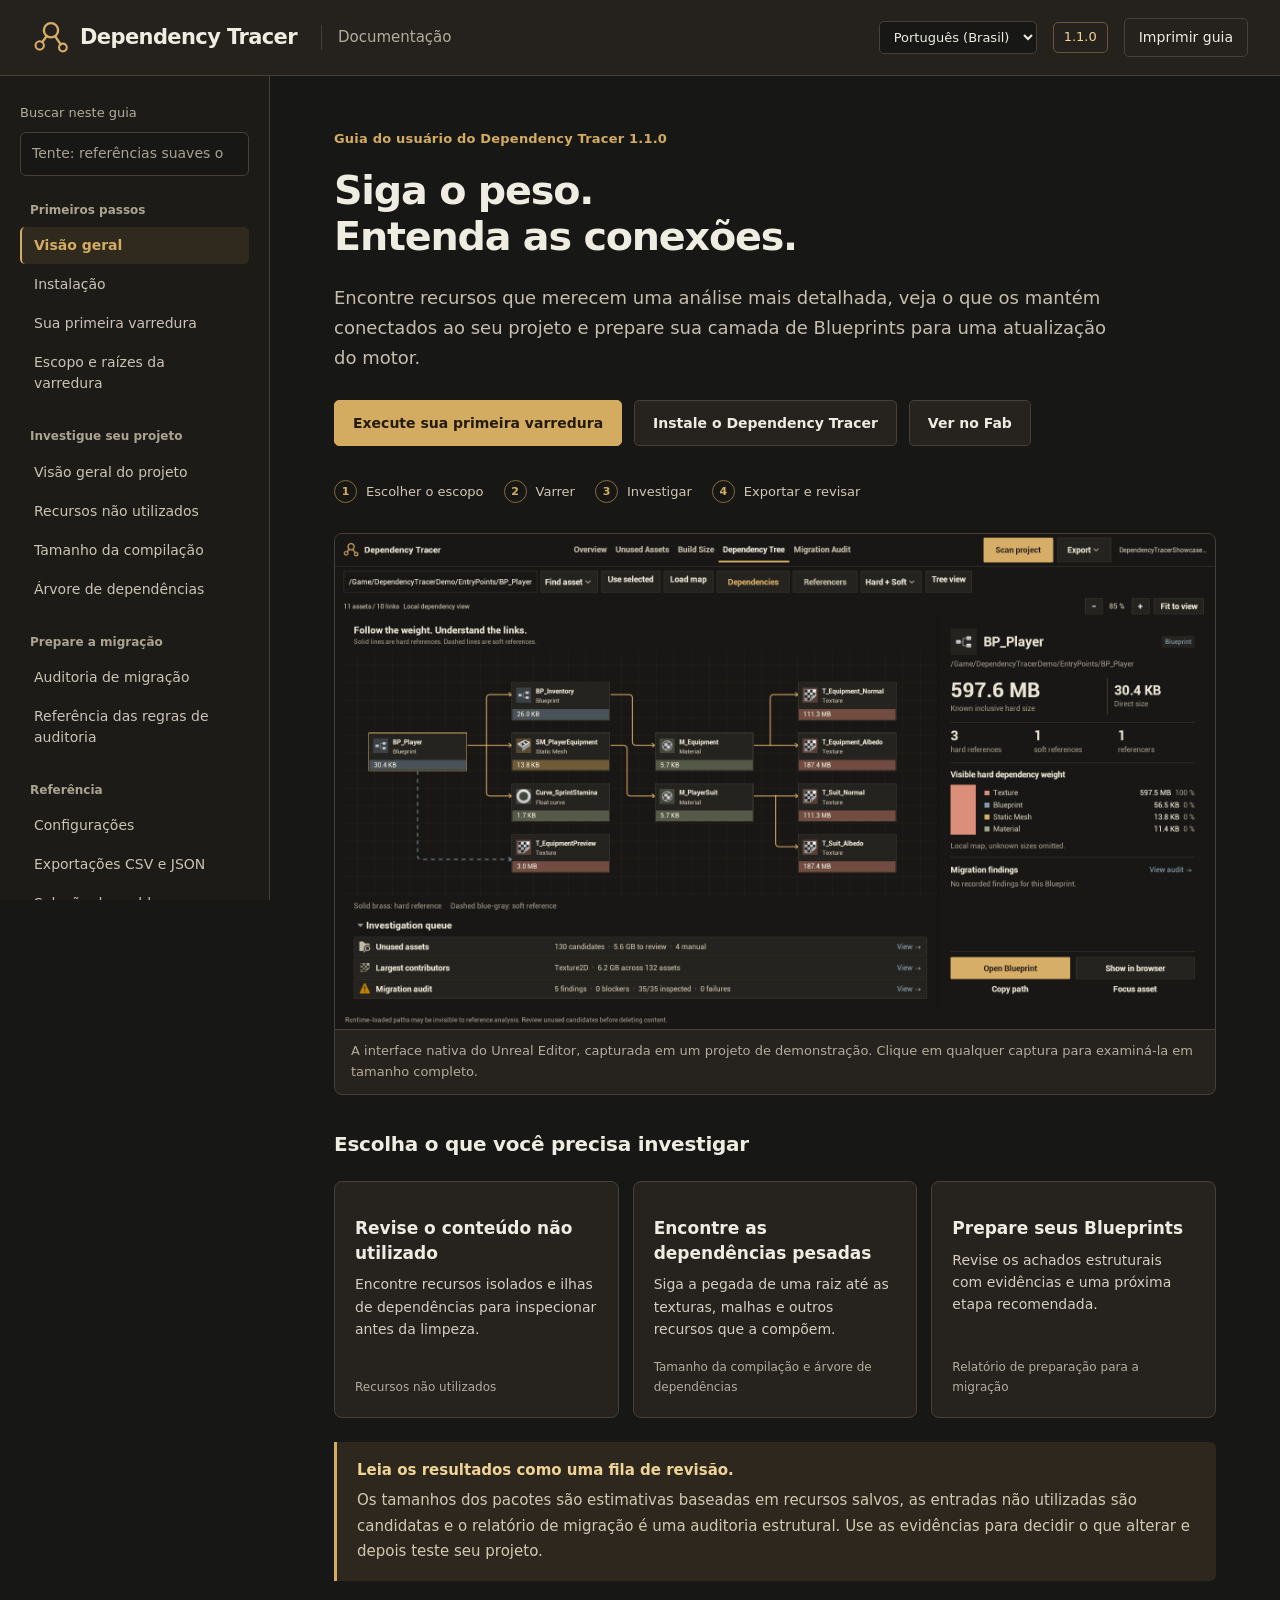
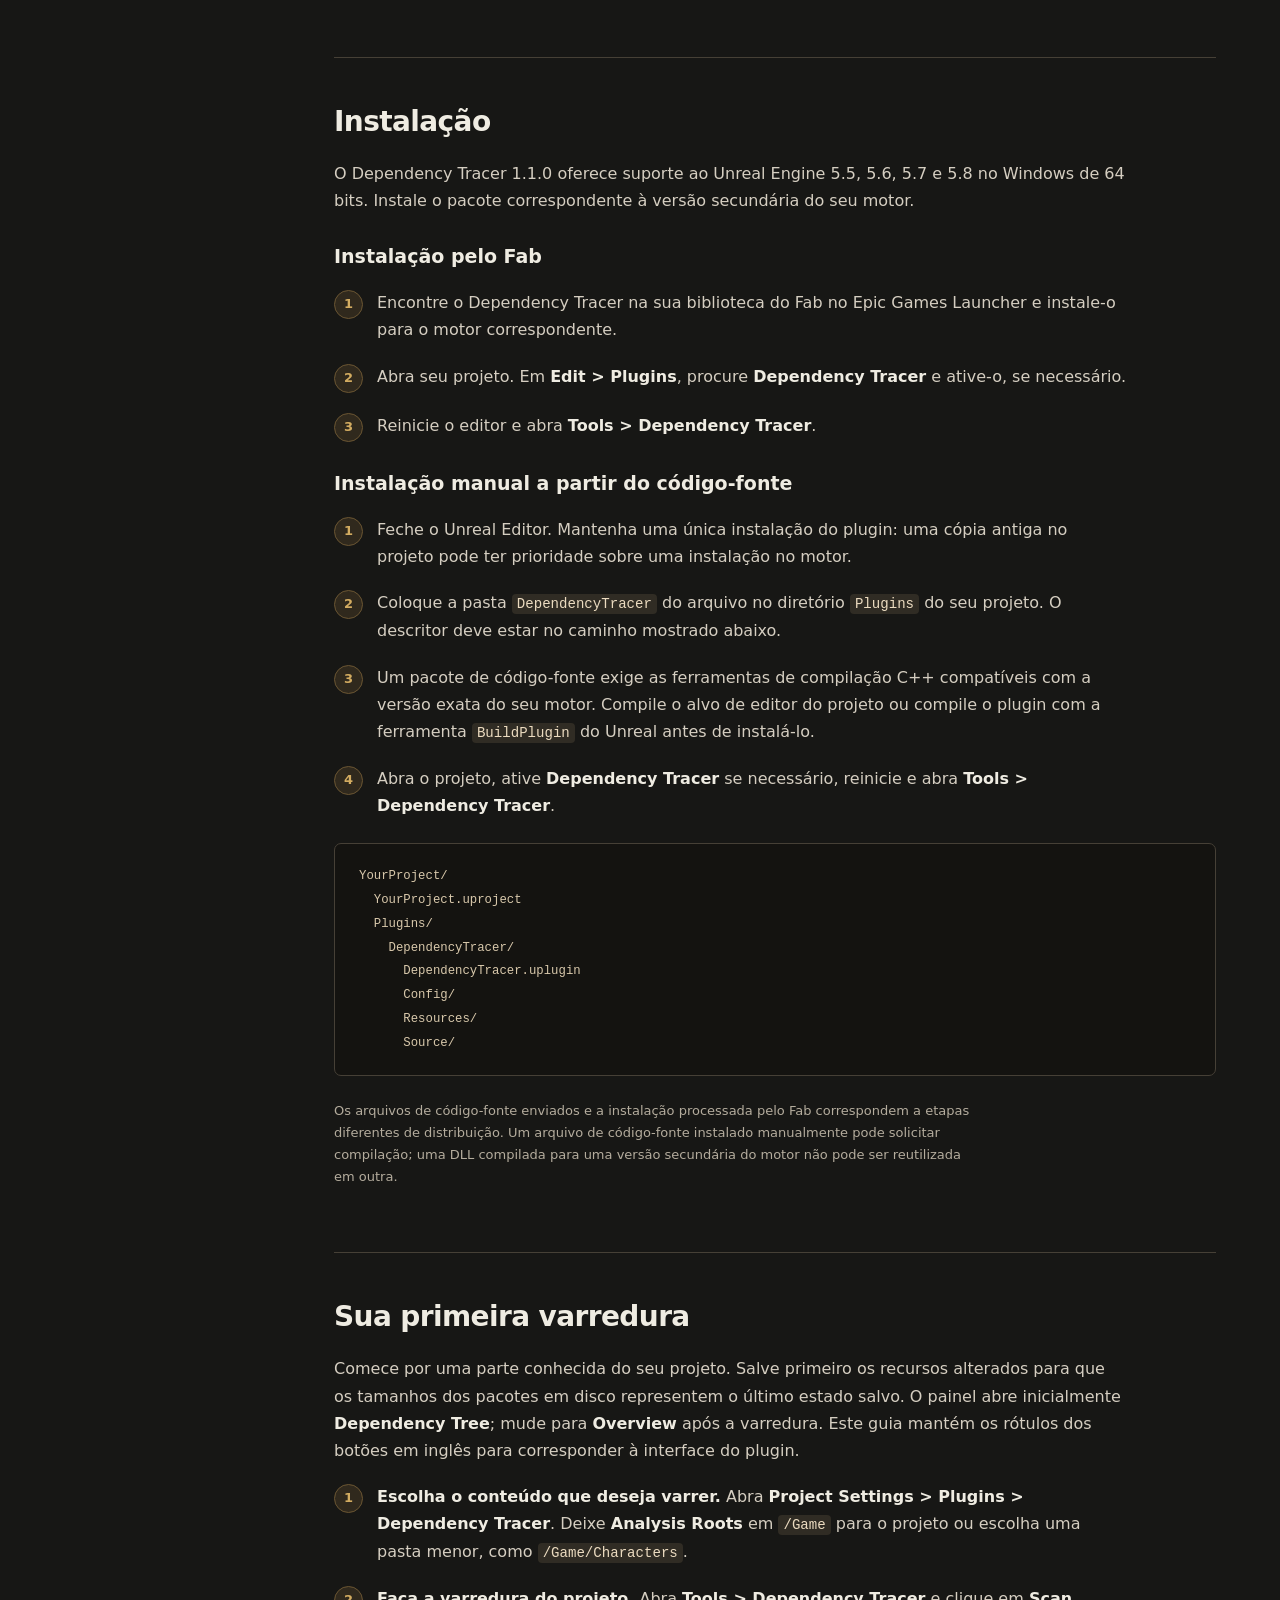
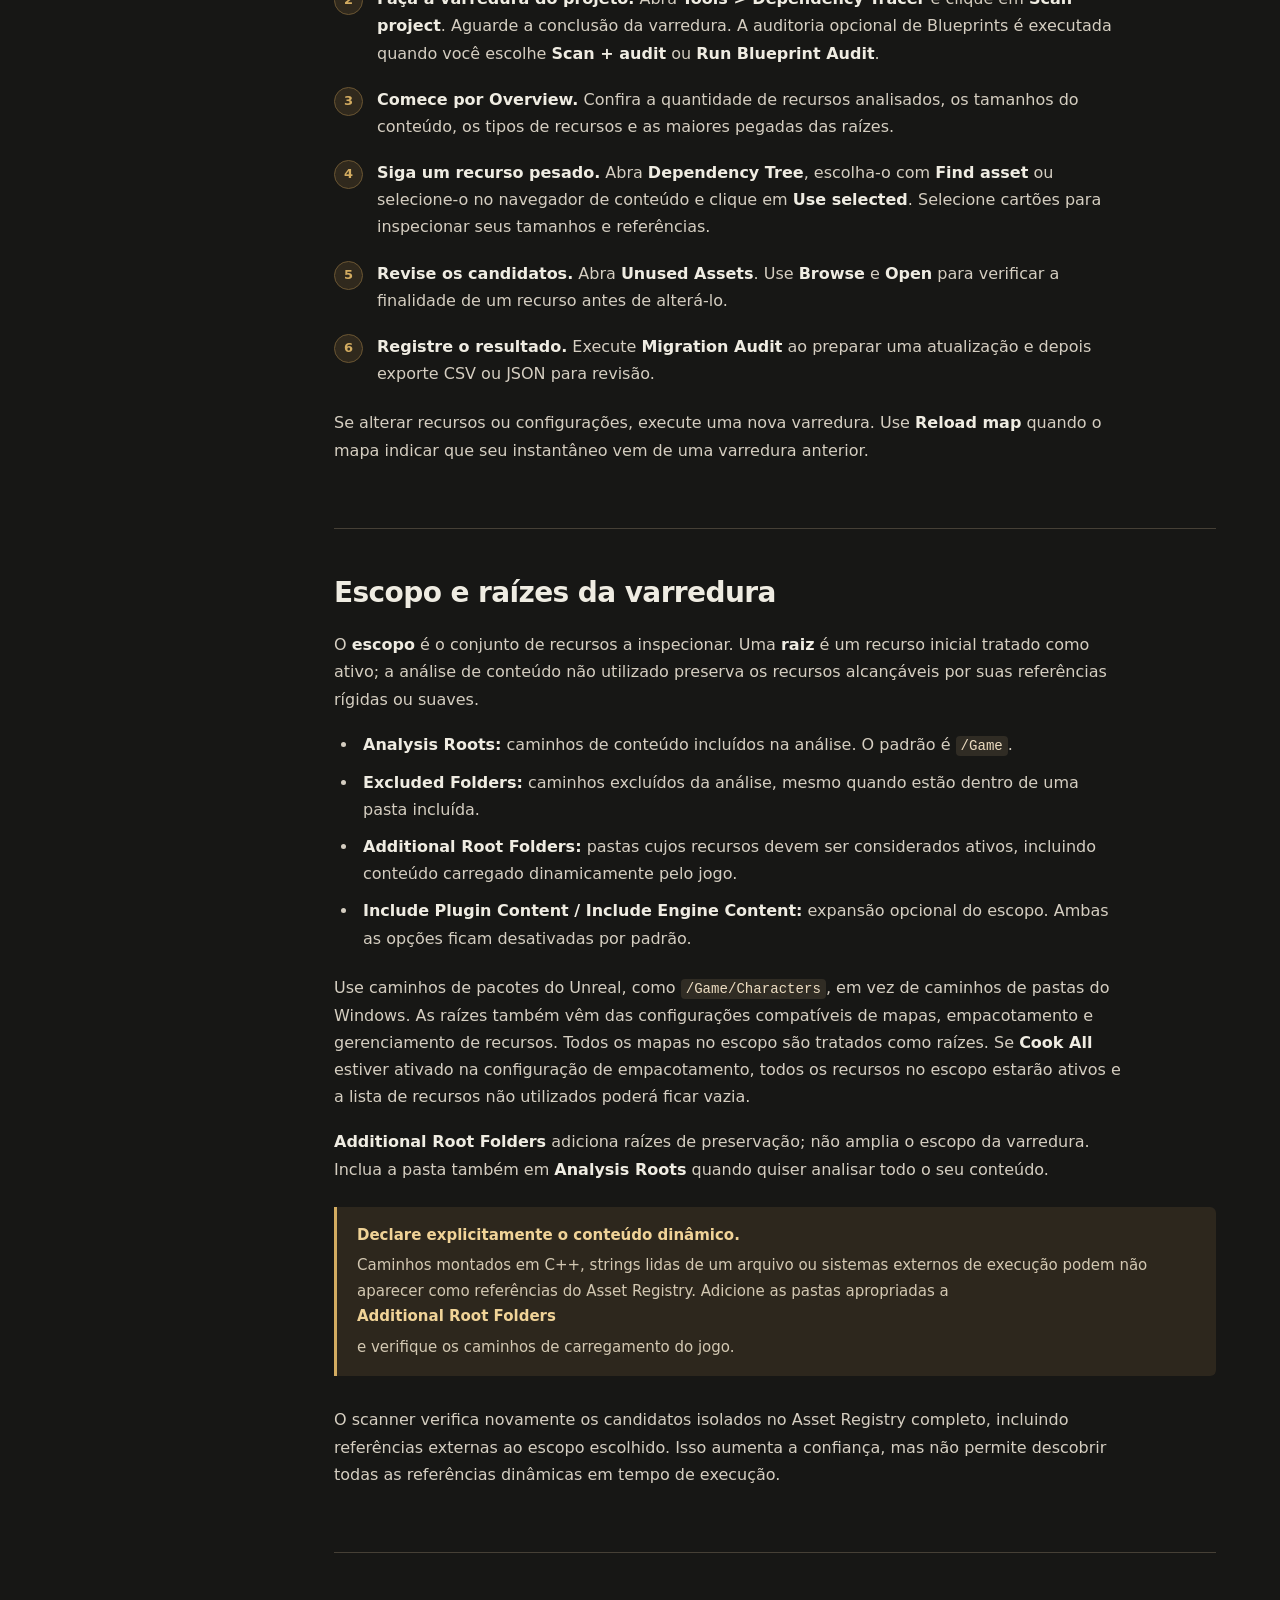
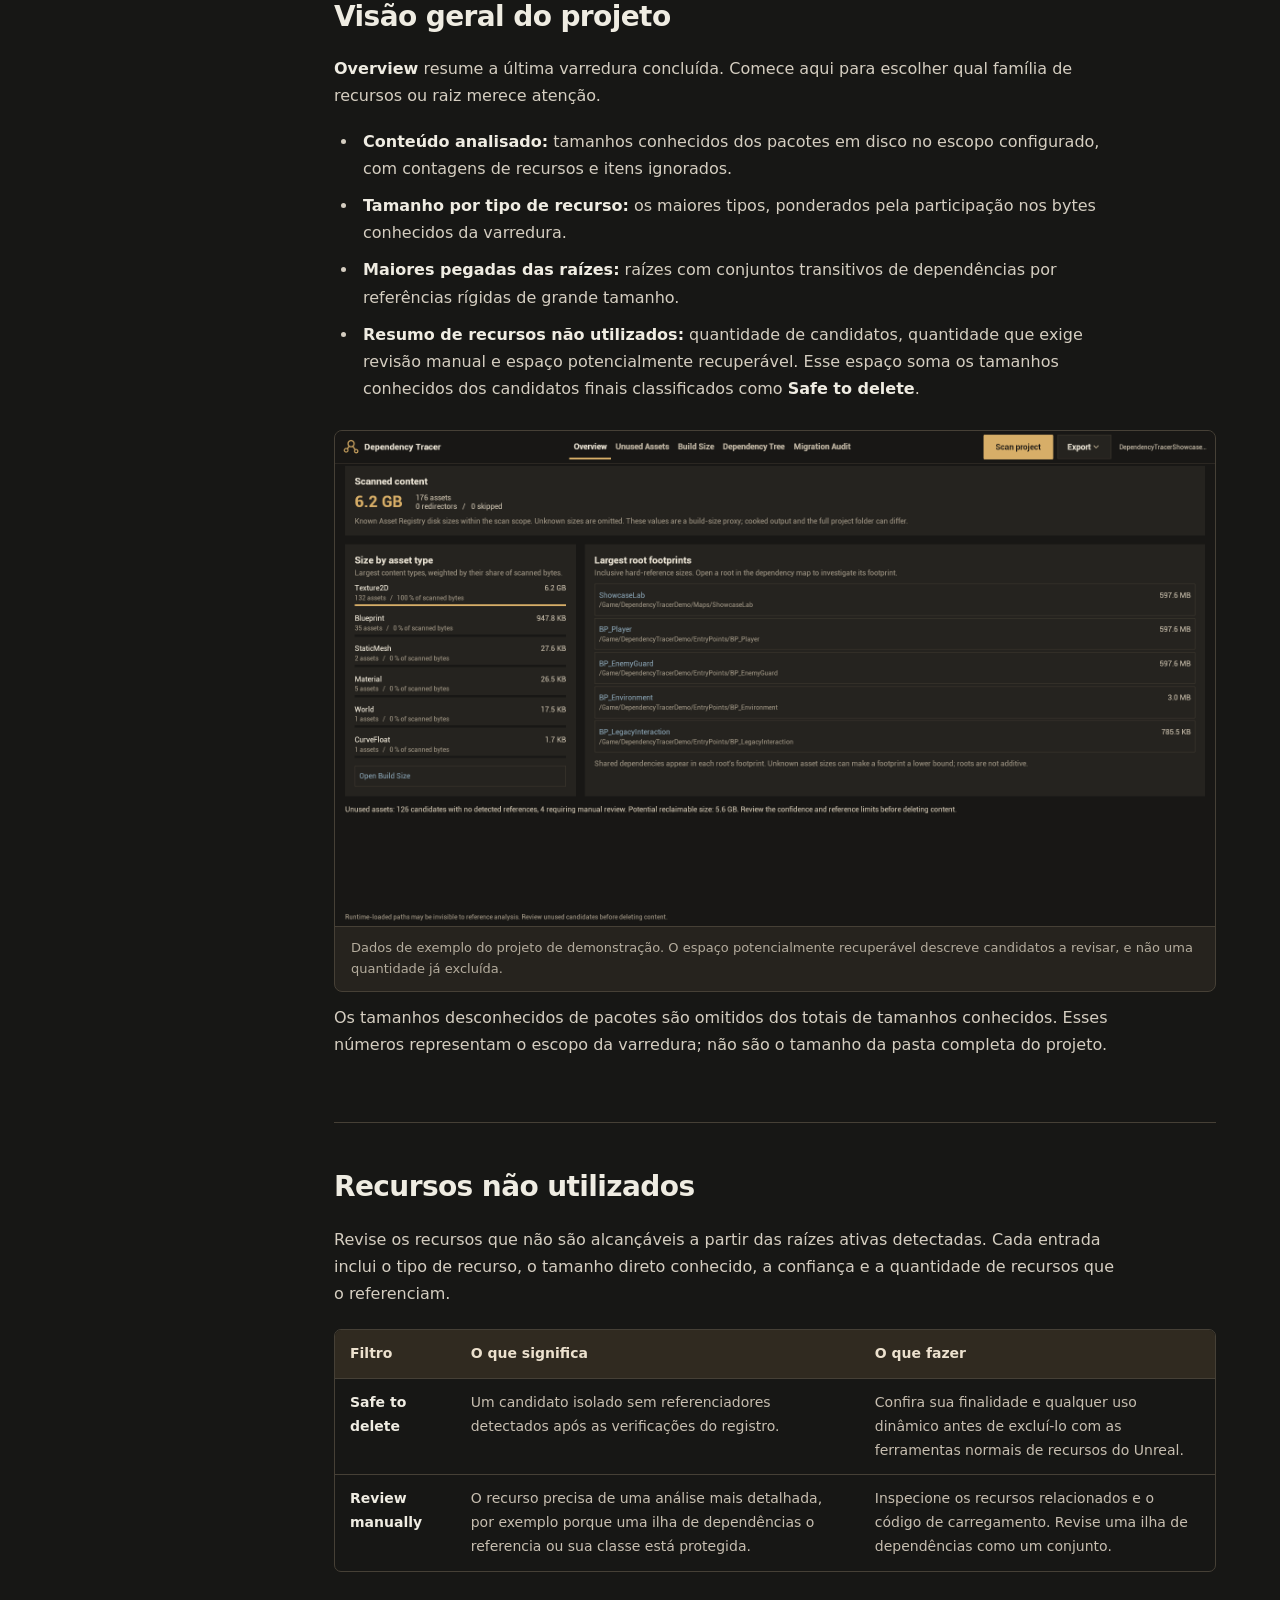
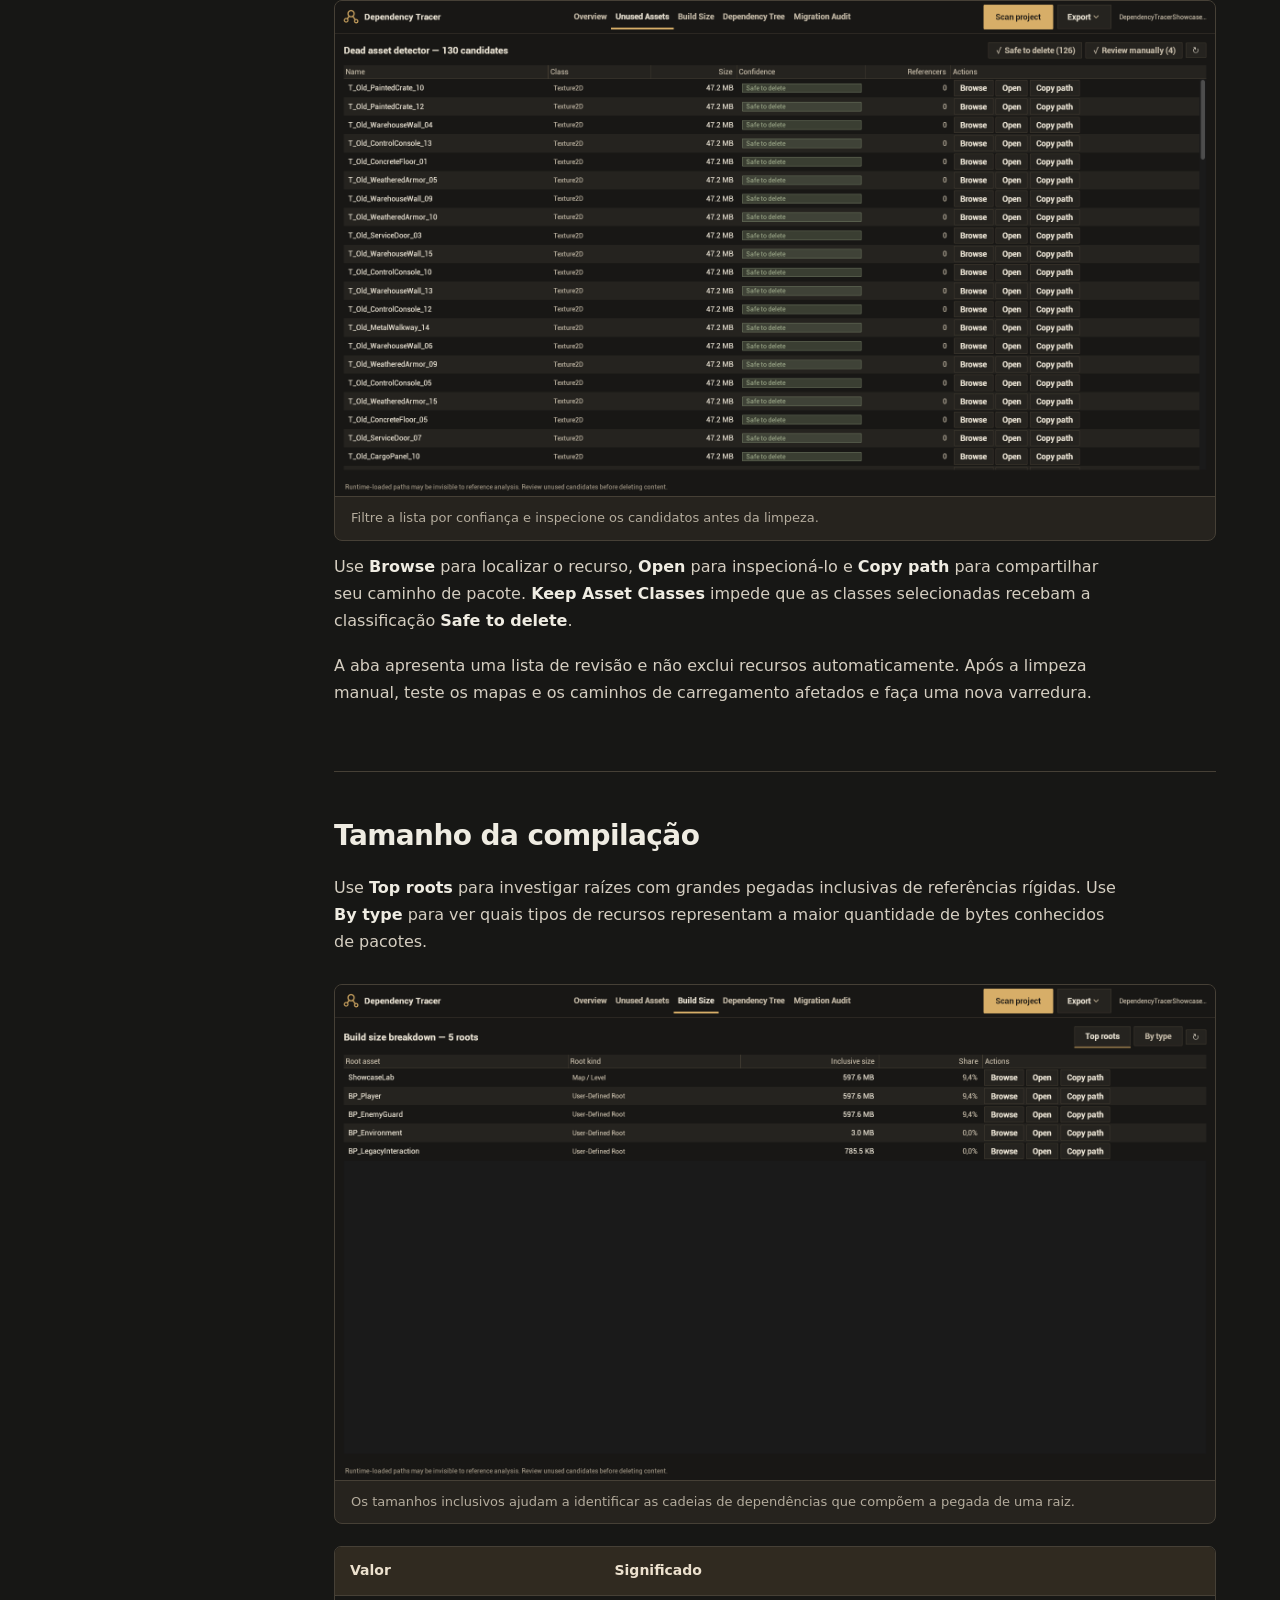
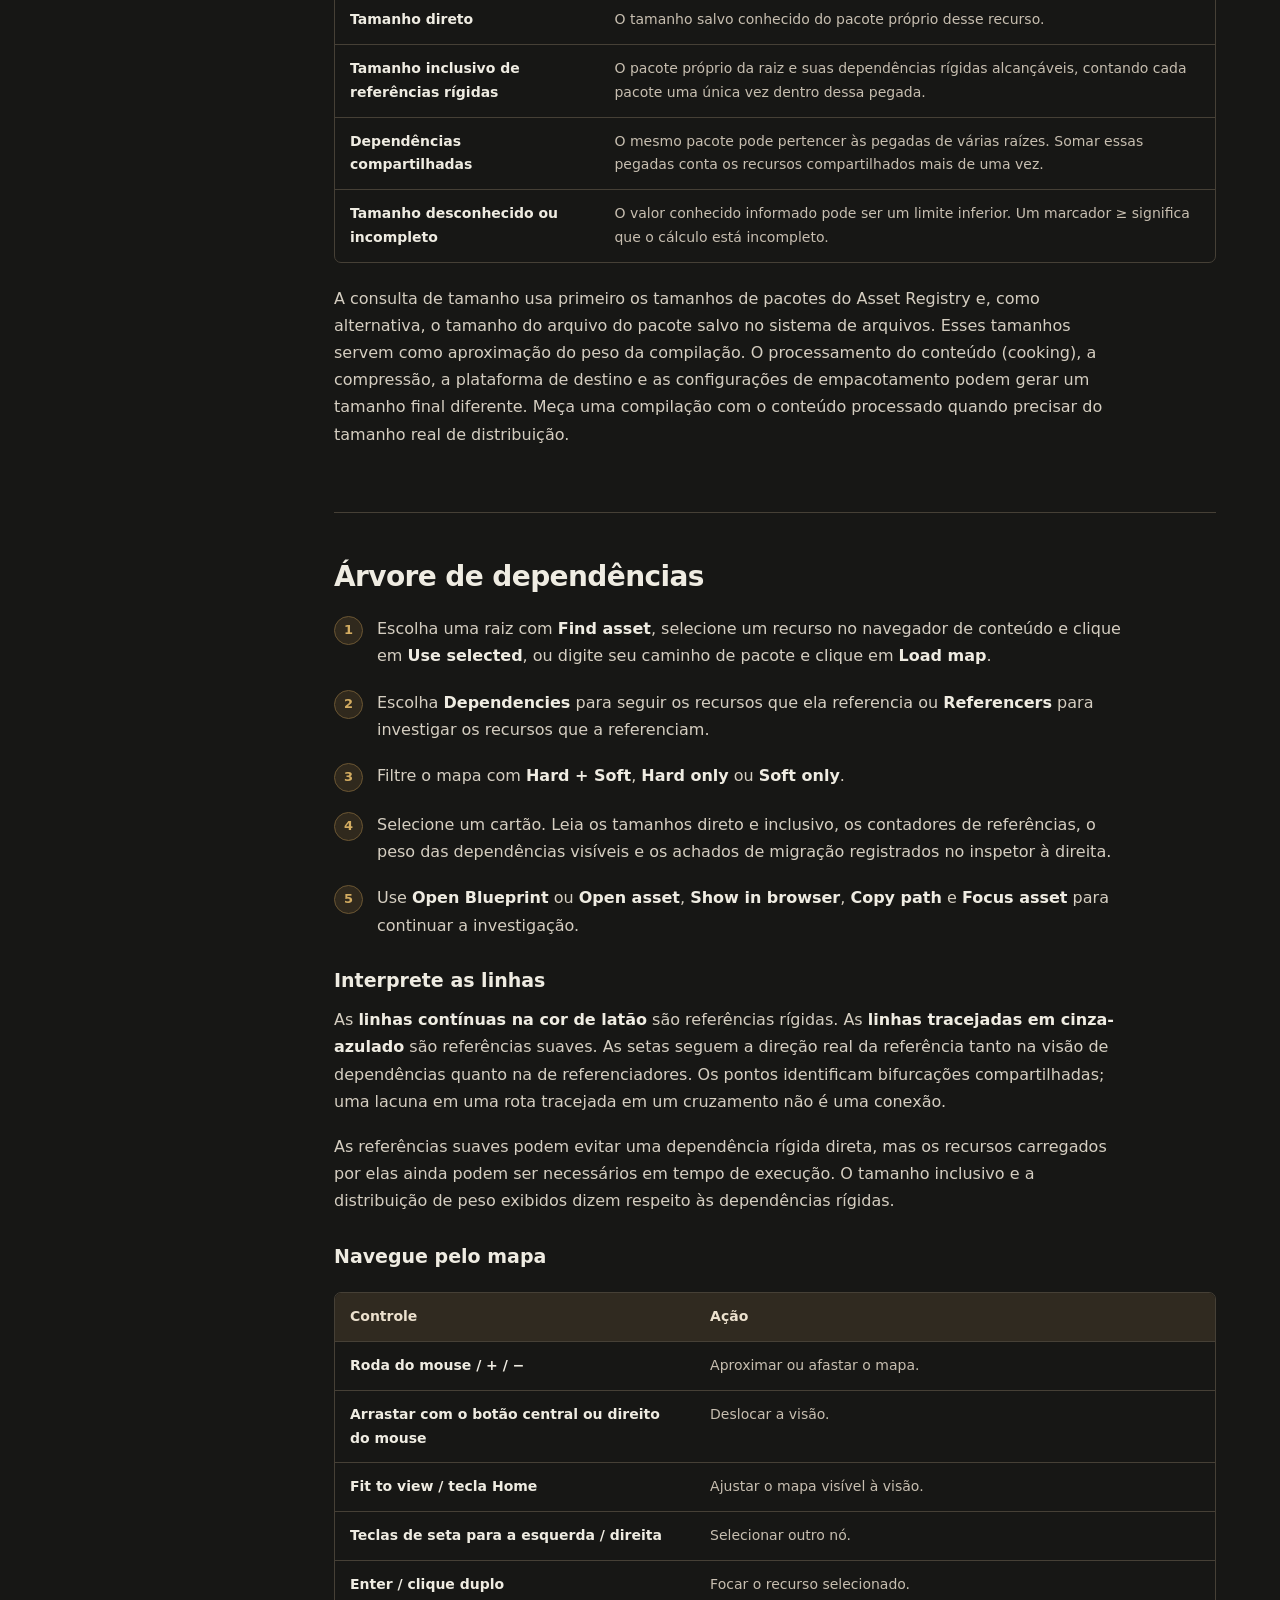
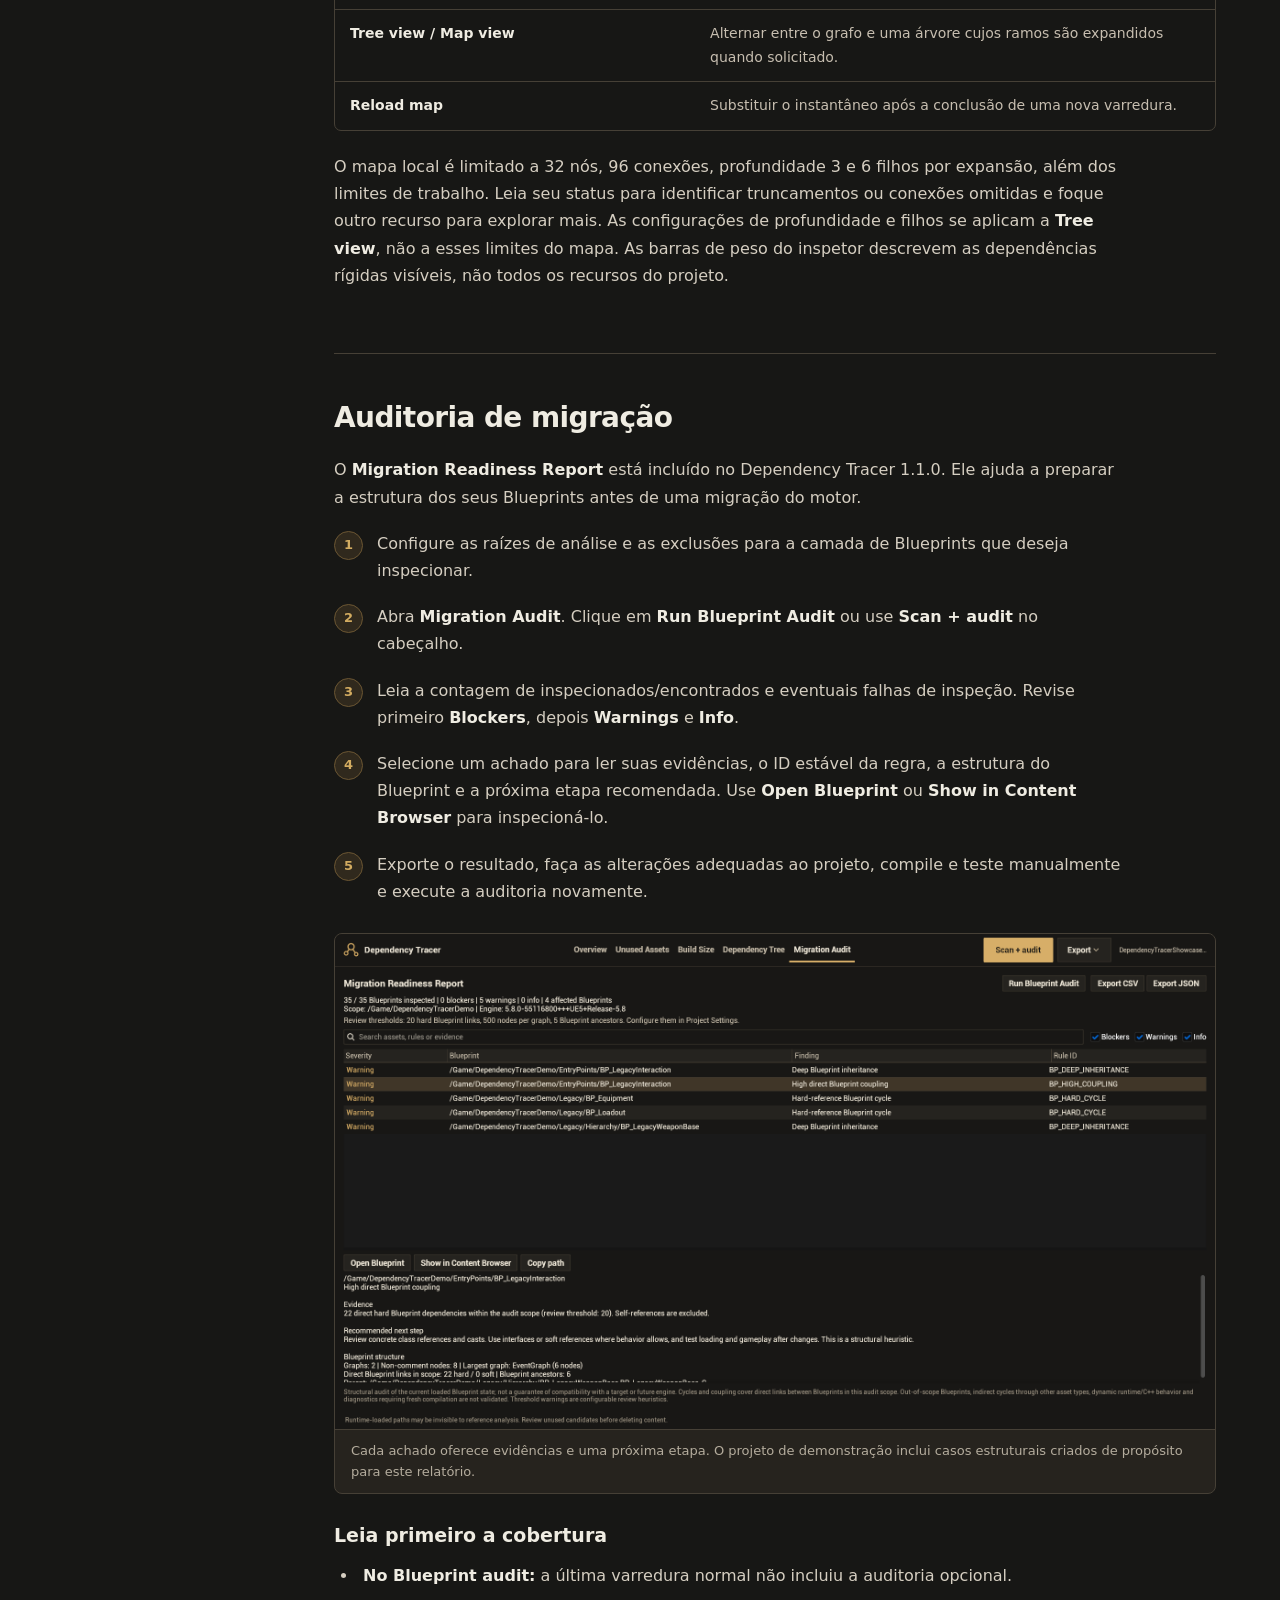
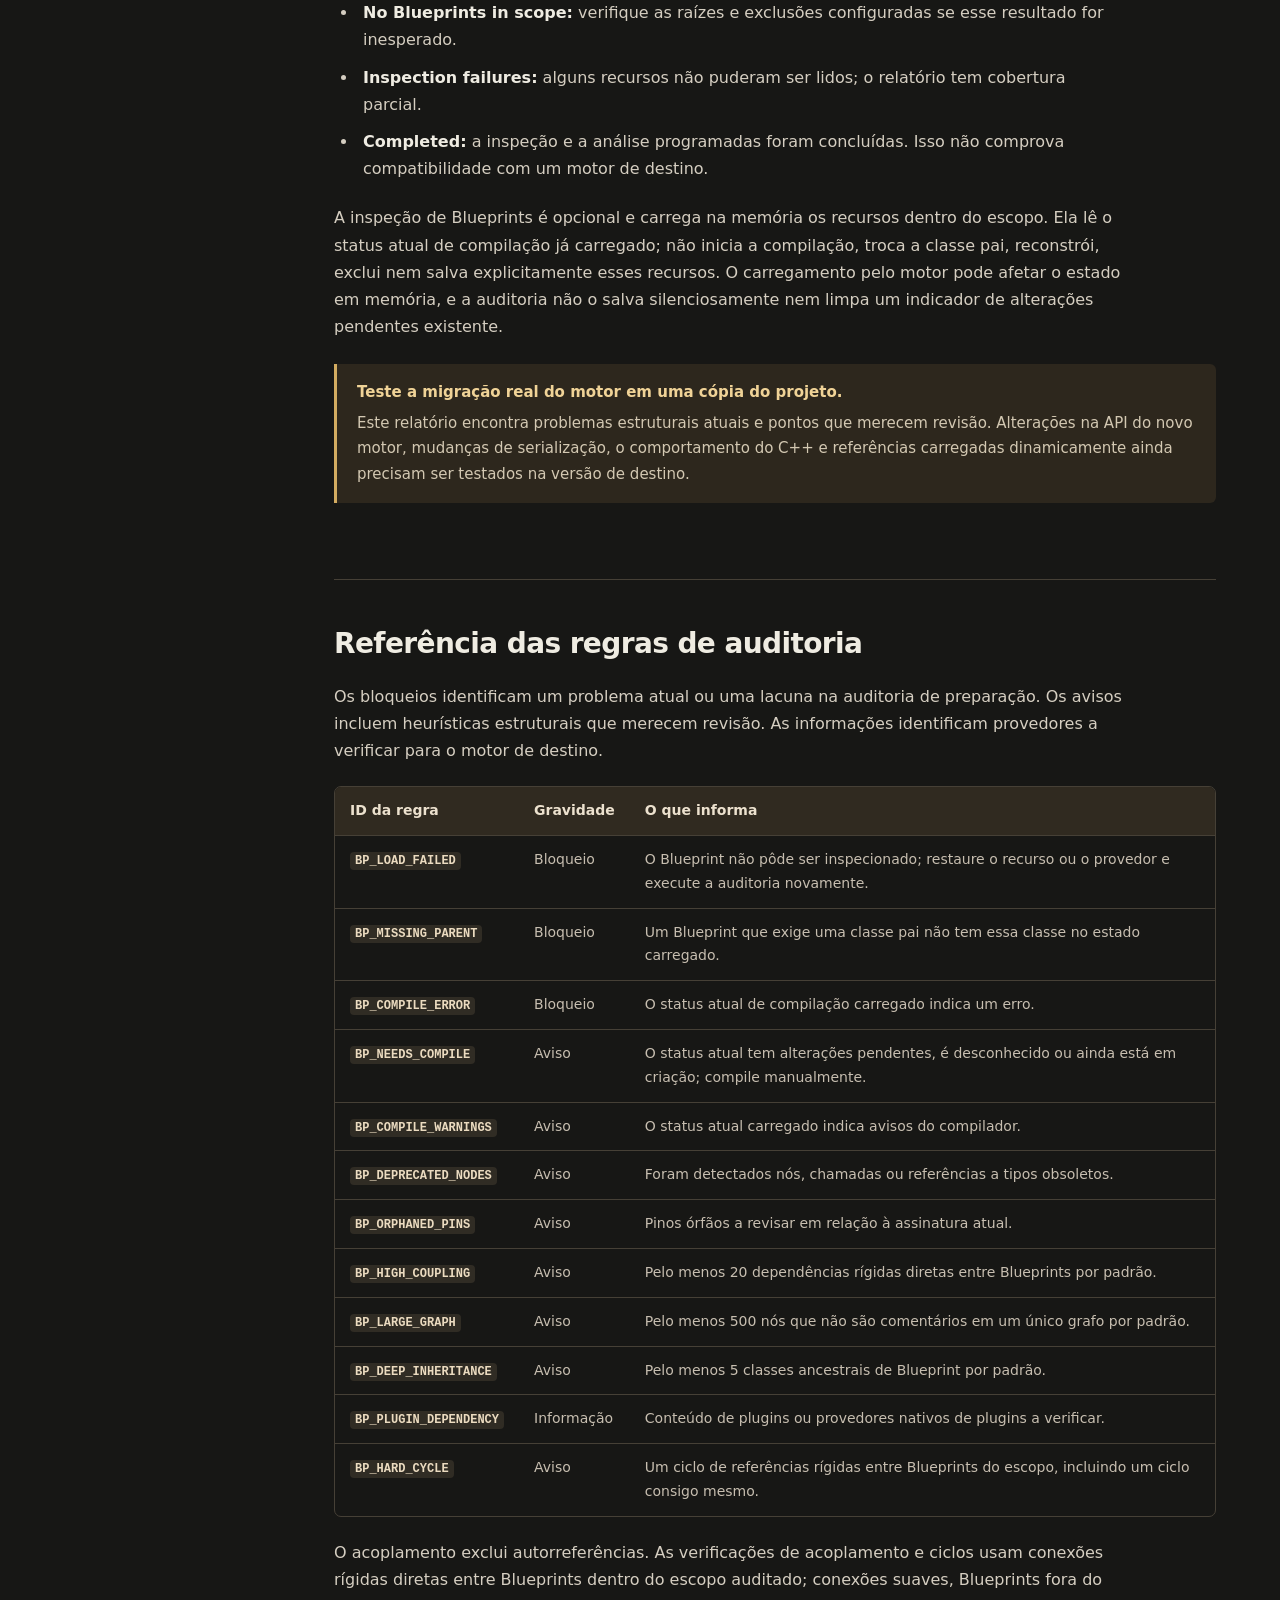
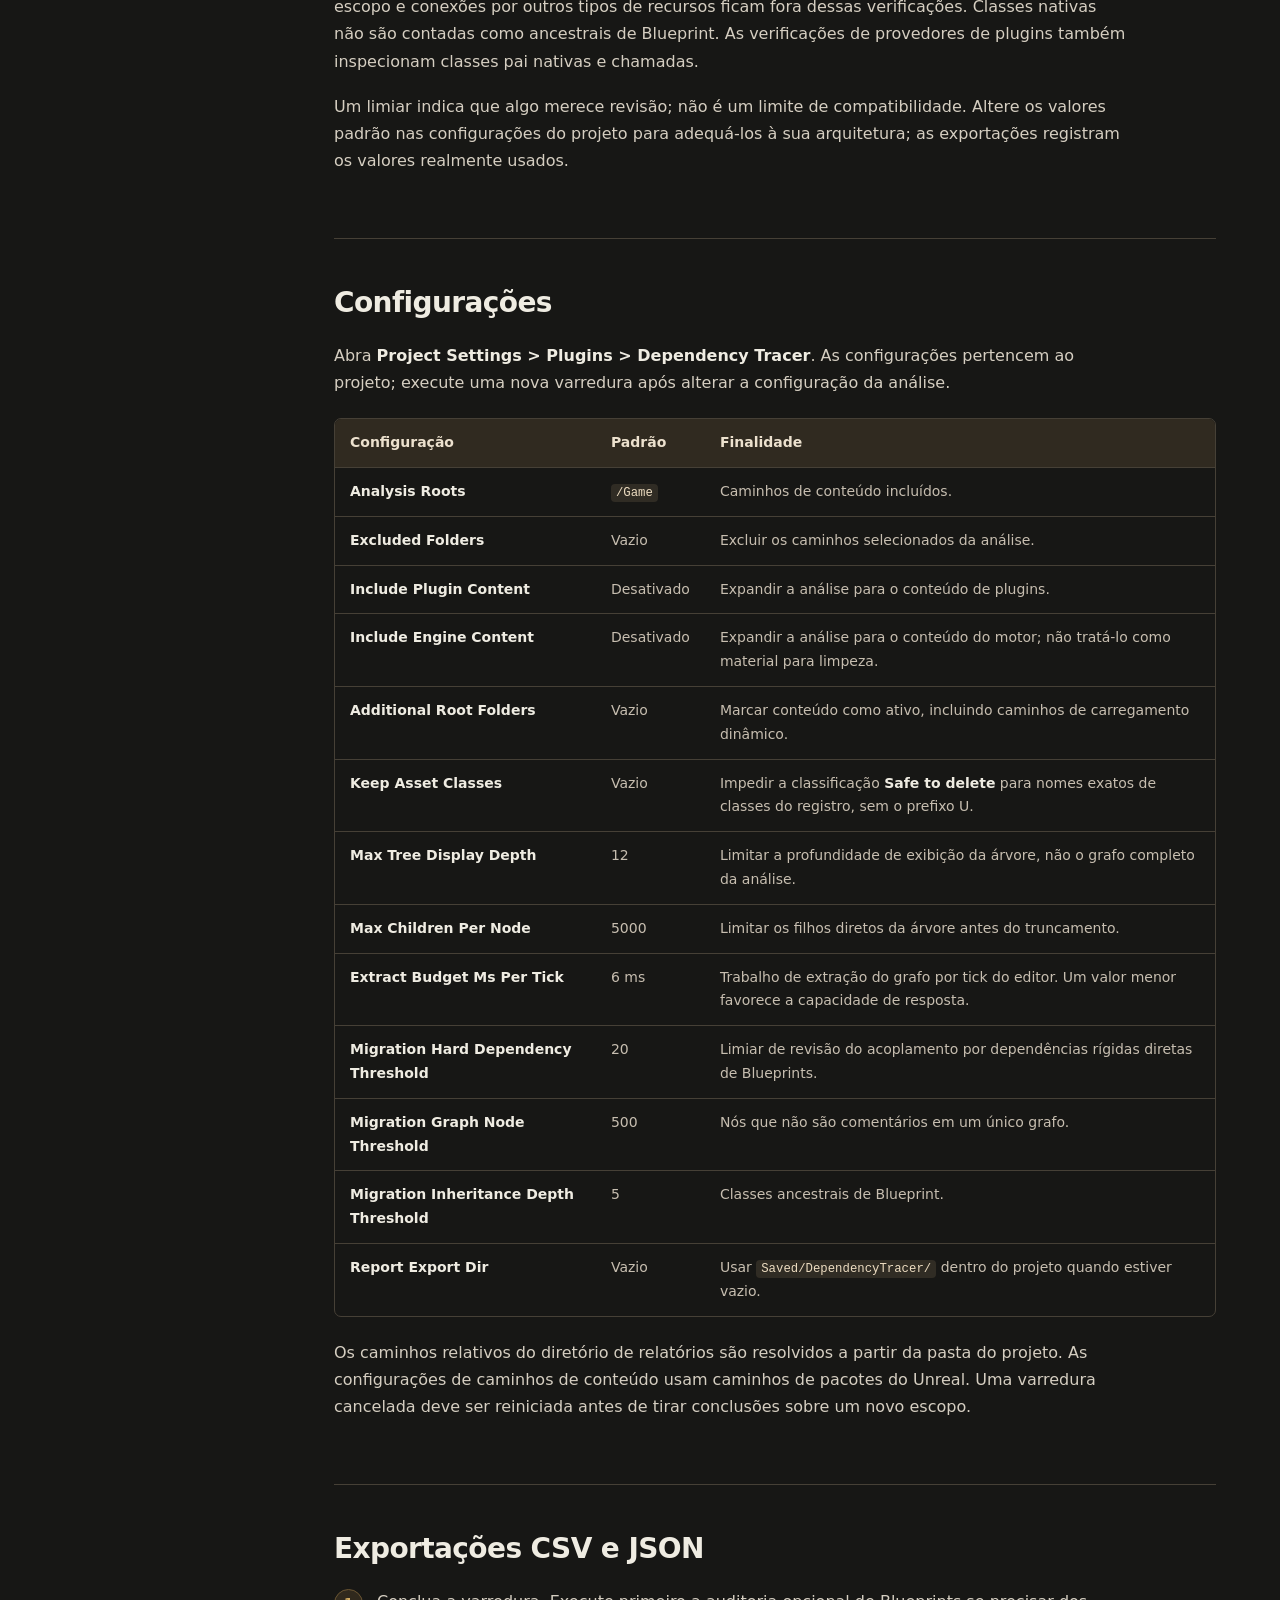
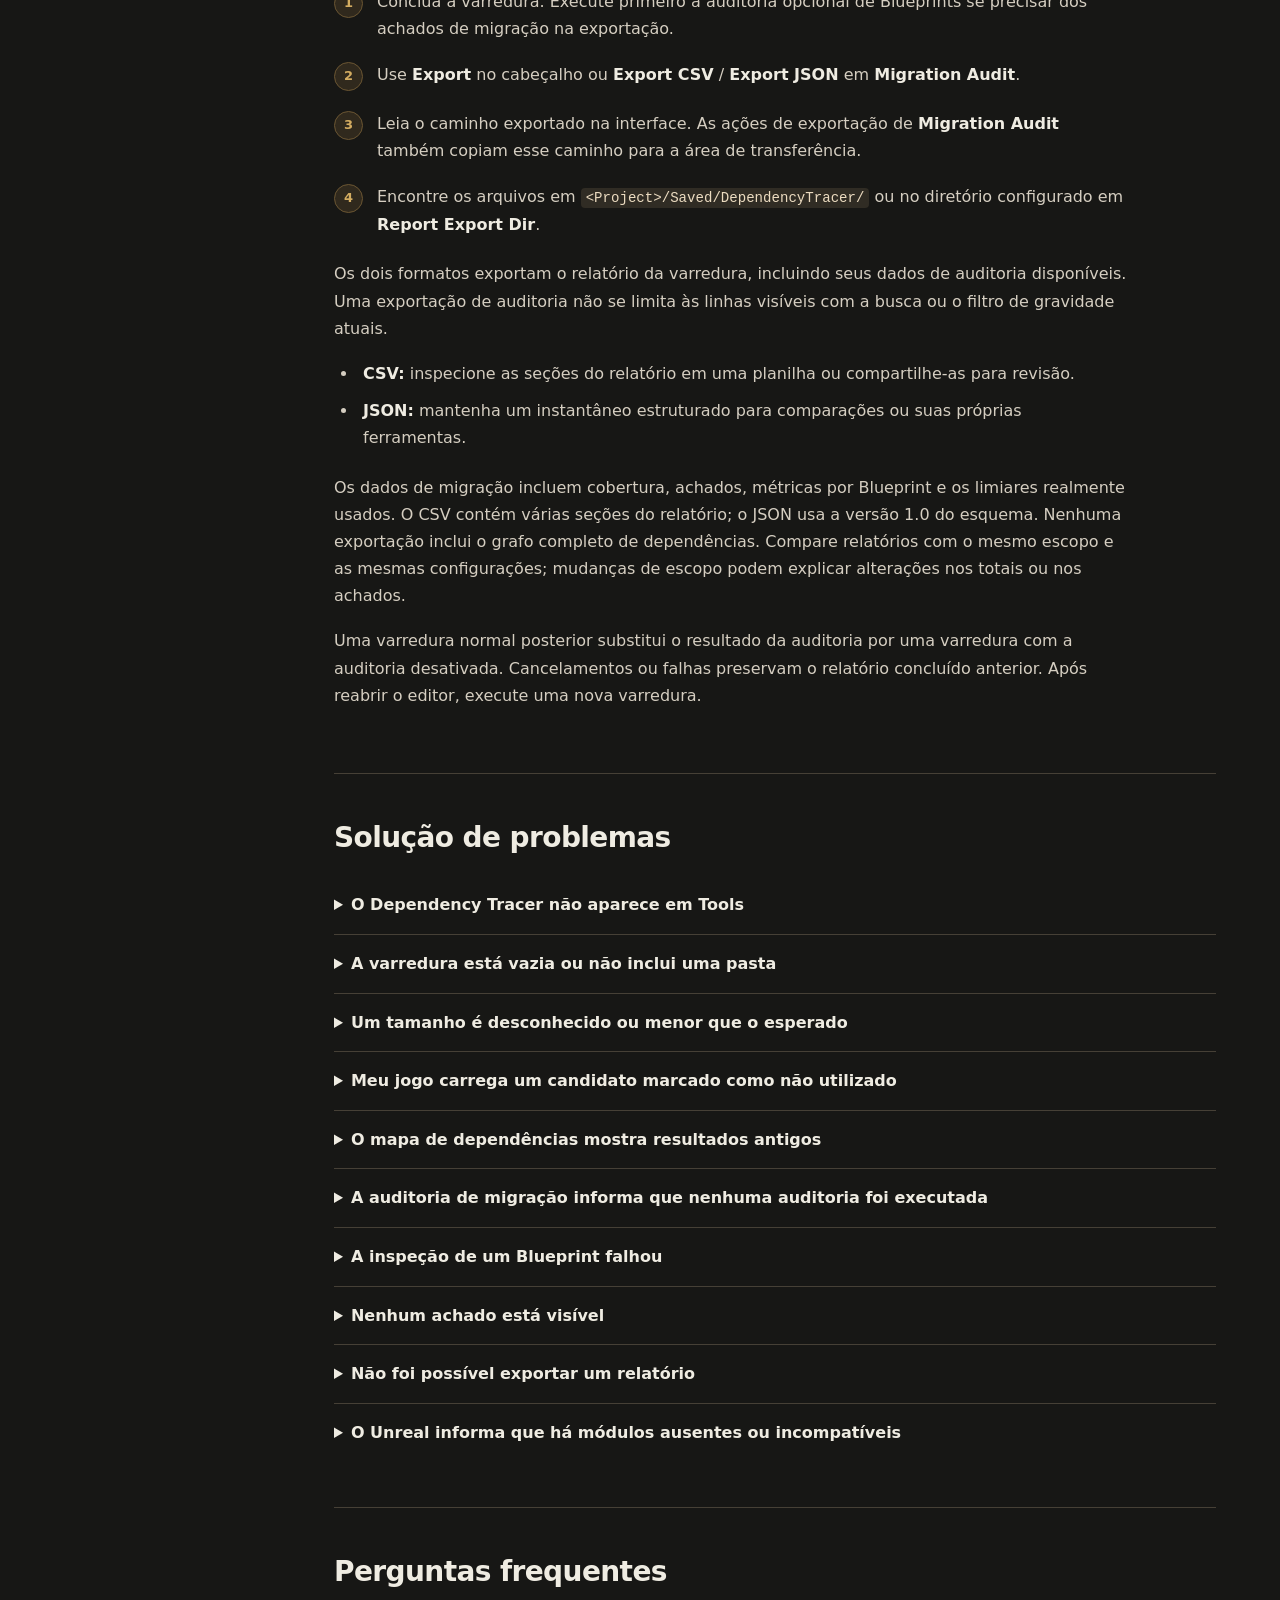
<file: pt-BR/index.html>
<!doctype html>
<html lang="pt-BR">
<head>
  <meta charset="utf-8">
  <meta name="viewport" content="width=device-width, initial-scale=1">
  <meta name="color-scheme" content="dark">
  <meta name="site-root" content="../">
  <meta name="description" content="Instale o Dependency Tracer, revise recursos não utilizados do Unreal Engine, explore referências rígidas e suaves, investigue os tamanhos dos recursos e use o relatório de preparação para a migração de Blueprints.">
  <title>Documentação do Dependency Tracer | Unreal Engine</title>
  <link rel="canonical" href="https://nexusforgeue.github.io/dependencytracer-docs/pt-BR/">
  <link rel="alternate" hreflang="en" href="https://nexusforgeue.github.io/dependencytracer-docs/">
  <link rel="alternate" hreflang="zh-Hans" href="https://nexusforgeue.github.io/dependencytracer-docs/zh-Hans/">
  <link rel="alternate" hreflang="ru" href="https://nexusforgeue.github.io/dependencytracer-docs/ru/">
  <link rel="alternate" hreflang="es" href="https://nexusforgeue.github.io/dependencytracer-docs/es/">
  <link rel="alternate" hreflang="pt-BR" href="https://nexusforgeue.github.io/dependencytracer-docs/pt-BR/">
  <link rel="alternate" hreflang="de" href="https://nexusforgeue.github.io/dependencytracer-docs/de/">
  <link rel="alternate" hreflang="ja" href="https://nexusforgeue.github.io/dependencytracer-docs/ja/">
  <link rel="alternate" hreflang="fr" href="https://nexusforgeue.github.io/dependencytracer-docs/fr/">
  <link rel="alternate" hreflang="ko" href="https://nexusforgeue.github.io/dependencytracer-docs/ko/">
  <link rel="alternate" hreflang="x-default" href="https://nexusforgeue.github.io/dependencytracer-docs/">
  <link rel="icon" type="image/svg+xml" href="../assets/dependencytracer.svg">
  <link rel="stylesheet" href="../assets/style.css">
  <script src="../assets/app.js" defer></script>
</head>
<body data-search-one="{count} capítulo encontrado." data-search-many="{count} capítulos encontrados." data-search-empty="Nenhum capítulo encontrado. Tente uma busca mais curta.">
  <a class="skip-link" href="#main">Ir para a documentação</a>
  <header class="site-header">
    <a class="brand" href="#overview" aria-label="Página inicial da documentação do Dependency Tracer"><img src="../assets/dependencytracer.svg" alt="" width="38" height="38"><span>Dependency Tracer</span></a>
    <span class="header-label">Documentação</span>
    <div class="header-actions"><label class="language-picker"><span class="visually-hidden">Idioma da documentação</span><select id="doc-locale" aria-label="Idioma da documentação"><option value="en">English</option><option value="zh-Hans">简体中文</option><option value="ru">Русский</option><option value="es">Español</option><option value="pt-BR" selected>Português (Brasil)</option><option value="de">Deutsch</option><option value="ja">日本語</option><option value="fr">Français</option><option value="ko">한국어</option></select></label><span class="version">1.1.0</span><button class="print-button" type="button" id="print-guide">Imprimir guia</button><button class="menu-button" type="button" id="menu-toggle" aria-controls="sidebar" aria-expanded="false">Menu</button></div>
  </header>
  <div class="site-layout">
    <aside class="sidebar" id="sidebar">
      <div class="search-box"><label for="doc-search">Buscar neste guia</label><input id="doc-search" type="search" placeholder="Tente: referências suaves ou exportação" autocomplete="off" aria-controls="search-results"><div id="search-results" class="search-results" hidden></div><p class="visually-hidden" id="search-status" role="status"></p></div>
      <nav aria-label="Capítulos da documentação">
        <p class="nav-heading">Primeiros passos</p>
        <a href="#overview" aria-current="location">Visão geral</a><a href="#installation">Instalação</a><a href="#quick-start">Sua primeira varredura</a><a href="#scope">Escopo e raízes da varredura</a>
        <p class="nav-heading">Investigue seu projeto</p>
        <a href="#project-overview">Visão geral do projeto</a><a href="#unused-assets">Recursos não utilizados</a><a href="#build-size">Tamanho da compilação</a><a href="#dependency-tree">Árvore de dependências</a>
        <p class="nav-heading">Prepare a migração</p>
        <a href="#migration-audit">Auditoria de migração</a><a href="#audit-rules">Referência das regras de auditoria</a>
        <p class="nav-heading">Referência</p>
        <a href="#settings">Configurações</a><a href="#exports">Exportações CSV e JSON</a><a href="#troubleshooting">Solução de problemas</a><a href="#faq">Perguntas frequentes</a><a href="#version">Versão e suporte</a>
      </nav>
      <div class="sidebar-footer">Unreal Engine 5.5 / 5.6 / 5.7 / 5.8<br>Windows de 64 bits</div>
    </aside>
    <main id="main" tabindex="-1">
      <section class="doc-section overview" id="overview" aria-labelledby="overview-title" data-search="primeiros passos introdução otimização recursos dependências migração tamanho Blueprint">
        <p class="eyebrow">Guia do usuário do Dependency Tracer 1.1.0</p>
        <h1 id="overview-title">Siga o peso.<br>Entenda as conexões.</h1>
        <p class="lead">Encontre recursos que merecem uma análise mais detalhada, veja o que os mantém conectados ao seu projeto e prepare sua camada de Blueprints para uma atualização do motor.</p>
        <div class="intro-actions"><a class="primary-link" href="#quick-start">Execute sua primeira varredura</a><a class="secondary-link" href="#installation">Instale o Dependency Tracer</a><a class="secondary-link" href="https://www.fab.com/listings/be0472f5-6168-438f-9bc7-d650cd8481aa">Ver no Fab</a></div>
        <div class="workflow" aria-label="As quatro etapas da investigação"><span><b>1</b> Escolher o escopo</span><span><b>2</b> Varrer</span><span><b>3</b> Investigar</span><span><b>4</b> Exportar e revisar</span></div>
        <figure class="screenshot hero-figure"><a href="../assets/screens/dependency-tree.png" target="_blank" rel="noopener" aria-label="Abrir a captura do mapa de dependências em tamanho completo"><img src="../assets/screens/dependency-tree.png" width="1920" height="1080" alt="Mapa real de dependências do Dependency Tracer com ramificações de referências rígidas na cor de latão, uma rota tracejada de referências suaves e o inspetor do recurso selecionado."></a><figcaption>A interface nativa do Unreal Editor, capturada em um projeto de demonstração. Clique em qualquer captura para examiná-la em tamanho completo.</figcaption></figure>
        <h2>Escolha o que você precisa investigar</h2>
        <div class="method-cards"><a href="#unused-assets"><h3>Revise o conteúdo não utilizado</h3><p>Encontre recursos isolados e ilhas de dependências para inspecionar antes da limpeza.</p><span>Recursos não utilizados</span></a><a href="#build-size"><h3>Encontre as dependências pesadas</h3><p>Siga a pegada de uma raiz até as texturas, malhas e outros recursos que a compõem.</p><span>Tamanho da compilação e árvore de dependências</span></a><a href="#migration-audit"><h3>Prepare seus Blueprints</h3><p>Revise os achados estruturais com evidências e uma próxima etapa recomendada.</p><span>Relatório de preparação para a migração</span></a></div>
        <div class="intro-note"><strong>Leia os resultados como uma fila de revisão.</strong> Os tamanhos dos pacotes são estimativas baseadas em recursos salvos, as entradas não utilizadas são candidatas e o relatório de migração é uma auditoria estrutural. Use as evidências para decidir o que alterar e depois teste seu projeto.</div>
      </section>
      <section class="doc-section" id="installation" aria-labelledby="installation-title" data-search="instalar Fab Launcher ZIP código fonte compilador compilação módulos ausentes ativar Windows Plugins versão">
        <h2 id="installation-title">Instalação</h2>
        <p>O Dependency Tracer 1.1.0 oferece suporte ao Unreal Engine 5.5, 5.6, 5.7 e 5.8 no Windows de 64 bits. Instale o pacote correspondente à versão secundária do seu motor.</p>
        <h3>Instalação pelo Fab</h3>
        <ol class="steps"><li>Encontre o Dependency Tracer na sua biblioteca do Fab no Epic Games Launcher e instale-o para o motor correspondente.</li><li>Abra seu projeto. Em <strong>Edit &gt; Plugins</strong>, procure <strong>Dependency Tracer</strong> e ative-o, se necessário.</li><li>Reinicie o editor e abra <strong>Tools &gt; Dependency Tracer</strong>.</li></ol>
        <h3>Instalação manual a partir do código-fonte</h3>
        <ol class="steps"><li>Feche o Unreal Editor. Mantenha uma única instalação do plugin: uma cópia antiga no projeto pode ter prioridade sobre uma instalação no motor.</li><li>Coloque a pasta <code>DependencyTracer</code> do arquivo no diretório <code>Plugins</code> do seu projeto. O descritor deve estar no caminho mostrado abaixo.</li><li>Um pacote de código-fonte exige as ferramentas de compilação C++ compatíveis com a versão exata do seu motor. Compile o alvo de editor do projeto ou compile o plugin com a ferramenta <code>BuildPlugin</code> do Unreal antes de instalá-lo.</li><li>Abra o projeto, ative <strong>Dependency Tracer</strong> se necessário, reinicie e abra <strong>Tools &gt; Dependency Tracer</strong>.</li></ol>
        <pre><code>YourProject/
  YourProject.uproject
  Plugins/
    DependencyTracer/
      DependencyTracer.uplugin
      Config/
      Resources/
      Source/</code></pre>
        <p class="small">Os arquivos de código-fonte enviados e a instalação processada pelo Fab correspondem a etapas diferentes de distribuição. Um arquivo de código-fonte instalado manualmente pode solicitar compilação; uma DLL compilada para uma versão secundária do motor não pode ser reutilizada em outra.</p>
      </section>
      <section class="doc-section" id="quick-start" aria-labelledby="quick-start-title" data-search="tutorial primeira varredura Scan project recurso salvar selecionar inspecionar auditoria limpeza">
        <h2 id="quick-start-title">Sua primeira varredura</h2>
        <p>Comece por uma parte conhecida do seu projeto. Salve primeiro os recursos alterados para que os tamanhos dos pacotes em disco representem o último estado salvo. O painel abre inicialmente <strong>Dependency Tree</strong>; mude para <strong>Overview</strong> após a varredura. Este guia mantém os rótulos dos botões em inglês para corresponder à interface do plugin.</p>
        <ol class="steps"><li><strong>Escolha o conteúdo que deseja varrer.</strong> Abra <strong>Project Settings &gt; Plugins &gt; Dependency Tracer</strong>. Deixe <strong>Analysis Roots</strong> em <code>/Game</code> para o projeto ou escolha uma pasta menor, como <code>/Game/Characters</code>.</li><li><strong>Faça a varredura do projeto.</strong> Abra <strong>Tools &gt; Dependency Tracer</strong> e clique em <strong>Scan project</strong>. Aguarde a conclusão da varredura. A auditoria opcional de Blueprints é executada quando você escolhe <strong>Scan + audit</strong> ou <strong>Run Blueprint Audit</strong>.</li><li><strong>Comece por Overview.</strong> Confira a quantidade de recursos analisados, os tamanhos do conteúdo, os tipos de recursos e as maiores pegadas das raízes.</li><li><strong>Siga um recurso pesado.</strong> Abra <strong>Dependency Tree</strong>, escolha-o com <strong>Find asset</strong> ou selecione-o no navegador de conteúdo e clique em <strong>Use selected</strong>. Selecione cartões para inspecionar seus tamanhos e referências.</li><li><strong>Revise os candidatos.</strong> Abra <strong>Unused Assets</strong>. Use <strong>Browse</strong> e <strong>Open</strong> para verificar a finalidade de um recurso antes de alterá-lo.</li><li><strong>Registre o resultado.</strong> Execute <strong>Migration Audit</strong> ao preparar uma atualização e depois exporte CSV ou JSON para revisão.</li></ol>
        <p>Se alterar recursos ou configurações, execute uma nova varredura. Use <strong>Reload map</strong> quando o mapa indicar que seu instantâneo vem de uma varredura anterior.</p>
      </section>
      <section class="doc-section" id="scope" aria-labelledby="scope-title" data-search="escopo Analysis Roots Excluded Folders Additional Root Folders carregamento dinâmico mapas cooking empacotamento recursos primários raízes conteúdo plugin motor">
        <h2 id="scope-title">Escopo e raízes da varredura</h2>
        <p>O <strong>escopo</strong> é o conjunto de recursos a inspecionar. Uma <strong>raiz</strong> é um recurso inicial tratado como ativo; a análise de conteúdo não utilizado preserva os recursos alcançáveis por suas referências rígidas ou suaves.</p>
        <ul><li><strong>Analysis Roots:</strong> caminhos de conteúdo incluídos na análise. O padrão é <code>/Game</code>.</li><li><strong>Excluded Folders:</strong> caminhos excluídos da análise, mesmo quando estão dentro de uma pasta incluída.</li><li><strong>Additional Root Folders:</strong> pastas cujos recursos devem ser considerados ativos, incluindo conteúdo carregado dinamicamente pelo jogo.</li><li><strong>Include Plugin Content / Include Engine Content:</strong> expansão opcional do escopo. Ambas as opções ficam desativadas por padrão.</li></ul>
        <p>Use caminhos de pacotes do Unreal, como <code>/Game/Characters</code>, em vez de caminhos de pastas do Windows. As raízes também vêm das configurações compatíveis de mapas, empacotamento e gerenciamento de recursos. Todos os mapas no escopo são tratados como raízes. Se <strong>Cook All</strong> estiver ativado na configuração de empacotamento, todos os recursos no escopo estarão ativos e a lista de recursos não utilizados poderá ficar vazia.</p>
        <p><strong>Additional Root Folders</strong> adiciona raízes de preservação; não amplia o escopo da varredura. Inclua a pasta também em <strong>Analysis Roots</strong> quando quiser analisar todo o seu conteúdo.</p>
        <div class="callout"><strong>Declare explicitamente o conteúdo dinâmico.</strong> Caminhos montados em C++, strings lidas de um arquivo ou sistemas externos de execução podem não aparecer como referências do Asset Registry. Adicione as pastas apropriadas a <strong>Additional Root Folders</strong> e verifique os caminhos de carregamento do jogo.</div>
        <p>O scanner verifica novamente os candidatos isolados no Asset Registry completo, incluindo referências externas ao escopo escolhido. Isso aumenta a confiança, mas não permite descobrir todas as referências dinâmicas em tempo de execução.</p>
      </section>
      <section class="doc-section" id="project-overview" aria-labelledby="project-overview-title" data-search="Overview visão geral total varredura conteúdo tamanhos tipos maiores raízes ignorados redirecionadores pacote">
        <h2 id="project-overview-title">Visão geral do projeto</h2>
        <p><strong>Overview</strong> resume a última varredura concluída. Comece aqui para escolher qual família de recursos ou raiz merece atenção.</p>
        <ul><li><strong>Conteúdo analisado:</strong> tamanhos conhecidos dos pacotes em disco no escopo configurado, com contagens de recursos e itens ignorados.</li><li><strong>Tamanho por tipo de recurso:</strong> os maiores tipos, ponderados pela participação nos bytes conhecidos da varredura.</li><li><strong>Maiores pegadas das raízes:</strong> raízes com conjuntos transitivos de dependências por referências rígidas de grande tamanho.</li><li><strong>Resumo de recursos não utilizados:</strong> quantidade de candidatos, quantidade que exige revisão manual e espaço potencialmente recuperável. Esse espaço soma os tamanhos conhecidos dos candidatos finais classificados como <strong>Safe to delete</strong>.</li></ul>
        <figure class="screenshot"><a href="../assets/screens/overview.png" target="_blank" rel="noopener"><img src="../assets/screens/overview.png" width="1920" height="1080" alt="Visão geral mostrando tamanhos de pacotes analisados, tipos de recursos e grandes pegadas das raízes." loading="lazy"></a><figcaption>Dados de exemplo do projeto de demonstração. O espaço potencialmente recuperável descreve candidatos a revisar, e não uma quantidade já excluída.</figcaption></figure>
        <p>Os tamanhos desconhecidos de pacotes são omitidos dos totais de tamanhos conhecidos. Esses números representam o escopo da varredura; não são o tamanho da pasta completa do projeto.</p>
      </section>
      <section class="doc-section" id="unused-assets" aria-labelledby="unused-assets-title" data-search="Unused Assets recursos não utilizados Safe to delete Review manually confiança exclusão limpeza órfão ilha referenciadores referências dinâmicas">
        <h2 id="unused-assets-title">Recursos não utilizados</h2>
        <p>Revise os recursos que não são alcançáveis a partir das raízes ativas detectadas. Cada entrada inclui o tipo de recurso, o tamanho direto conhecido, a confiança e a quantidade de recursos que o referenciam.</p>
        <div class="table-scroll"><table><caption>Confiança dos recursos não utilizados</caption><thead><tr><th>Filtro</th><th>O que significa</th><th>O que fazer</th></tr></thead><tbody><tr><td><strong>Safe to delete</strong></td><td>Um candidato isolado sem referenciadores detectados após as verificações do registro.</td><td>Confira sua finalidade e qualquer uso dinâmico antes de excluí-lo com as ferramentas normais de recursos do Unreal.</td></tr><tr><td><strong>Review manually</strong></td><td>O recurso precisa de uma análise mais detalhada, por exemplo porque uma ilha de dependências o referencia ou sua classe está protegida.</td><td>Inspecione os recursos relacionados e o código de carregamento. Revise uma ilha de dependências como um conjunto.</td></tr></tbody></table></div>
        <figure class="screenshot"><a href="../assets/screens/unused-assets.png" target="_blank" rel="noopener"><img src="../assets/screens/unused-assets.png" width="1920" height="1080" alt="A aba de recursos não utilizados lista candidatos com tamanho, confiança, referenciadores e ações para localizar, abrir e copiar o caminho." loading="lazy"></a><figcaption>Filtre a lista por confiança e inspecione os candidatos antes da limpeza.</figcaption></figure>
        <p>Use <strong>Browse</strong> para localizar o recurso, <strong>Open</strong> para inspecioná-lo e <strong>Copy path</strong> para compartilhar seu caminho de pacote. <strong>Keep Asset Classes</strong> impede que as classes selecionadas recebam a classificação <strong>Safe to delete</strong>.</p>
        <p>A aba apresenta uma lista de revisão e não exclui recursos automaticamente. Após a limpeza manual, teste os mapas e os caminhos de carregamento afetados e faça uma nova varredura.</p>
      </section>
      <section class="doc-section" id="build-size" aria-labelledby="build-size-title" data-search="Build Size tamanho compilação maiores raízes por tipo inclusivo direto compartilhado textura malha bytes cooking comprimido empacotamento estimado">
        <h2 id="build-size-title">Tamanho da compilação</h2>
        <p>Use <strong>Top roots</strong> para investigar raízes com grandes pegadas inclusivas de referências rígidas. Use <strong>By type</strong> para ver quais tipos de recursos representam a maior quantidade de bytes conhecidos de pacotes.</p>
        <figure class="screenshot"><a href="../assets/screens/build-size.png" target="_blank" rel="noopener"><img src="../assets/screens/build-size.png" width="1920" height="1080" alt="A visão de tamanho da compilação mostra raízes, o tamanho inclusivo de suas dependências, a participação e as ações sobre os recursos." loading="lazy"></a><figcaption>Os tamanhos inclusivos ajudam a identificar as cadeias de dependências que compõem a pegada de uma raiz.</figcaption></figure>
        <div class="table-scroll"><table><caption>Tamanhos diretos e inclusivos dos recursos</caption><thead><tr><th>Valor</th><th>Significado</th></tr></thead><tbody><tr><td>Tamanho direto</td><td>O tamanho salvo conhecido do pacote próprio desse recurso.</td></tr><tr><td>Tamanho inclusivo de referências rígidas</td><td>O pacote próprio da raiz e suas dependências rígidas alcançáveis, contando cada pacote uma única vez dentro dessa pegada.</td></tr><tr><td>Dependências compartilhadas</td><td>O mesmo pacote pode pertencer às pegadas de várias raízes. Somar essas pegadas conta os recursos compartilhados mais de uma vez.</td></tr><tr><td>Tamanho desconhecido ou incompleto</td><td>O valor conhecido informado pode ser um limite inferior. Um marcador ≥ significa que o cálculo está incompleto.</td></tr></tbody></table></div>
        <p>A consulta de tamanho usa primeiro os tamanhos de pacotes do Asset Registry e, como alternativa, o tamanho do arquivo do pacote salvo no sistema de arquivos. Esses tamanhos servem como aproximação do peso da compilação. O processamento do conteúdo (cooking), a compressão, a plataforma de destino e as configurações de empacotamento podem gerar um tamanho final diferente. Meça uma compilação com o conteúdo processado quando precisar do tamanho real de distribuição.</p>
      </section>
      <section class="doc-section" id="dependency-tree" aria-labelledby="dependency-tree-title" data-search="Dependency Tree árvore dependências mapa grafo inspetor rígidas suaves referenciadores setas zoom deslocamento teclado selecionado Find asset Fit to view Load map Reload map Tree view">
        <h2 id="dependency-tree-title">Árvore de dependências</h2>
        <ol class="steps"><li>Escolha uma raiz com <strong>Find asset</strong>, selecione um recurso no navegador de conteúdo e clique em <strong>Use selected</strong>, ou digite seu caminho de pacote e clique em <strong>Load map</strong>.</li><li>Escolha <strong>Dependencies</strong> para seguir os recursos que ela referencia ou <strong>Referencers</strong> para investigar os recursos que a referenciam.</li><li>Filtre o mapa com <strong>Hard + Soft</strong>, <strong>Hard only</strong> ou <strong>Soft only</strong>.</li><li>Selecione um cartão. Leia os tamanhos direto e inclusivo, os contadores de referências, o peso das dependências visíveis e os achados de migração registrados no inspetor à direita.</li><li>Use <strong>Open Blueprint</strong> ou <strong>Open asset</strong>, <strong>Show in browser</strong>, <strong>Copy path</strong> e <strong>Focus asset</strong> para continuar a investigação.</li></ol>
        <h3>Interprete as linhas</h3>
        <p>As <strong>linhas contínuas na cor de latão</strong> são referências rígidas. As <strong>linhas tracejadas em cinza-azulado</strong> são referências suaves. As setas seguem a direção real da referência tanto na visão de dependências quanto na de referenciadores. Os pontos identificam bifurcações compartilhadas; uma lacuna em uma rota tracejada em um cruzamento não é uma conexão.</p>
        <p>As referências suaves podem evitar uma dependência rígida direta, mas os recursos carregados por elas ainda podem ser necessários em tempo de execução. O tamanho inclusivo e a distribuição de peso exibidos dizem respeito às dependências rígidas.</p>
        <h3>Navegue pelo mapa</h3>
        <div class="table-scroll"><table><caption>Controles do mapa de dependências</caption><thead><tr><th>Controle</th><th>Ação</th></tr></thead><tbody><tr><td>Roda do mouse / + / −</td><td>Aproximar ou afastar o mapa.</td></tr><tr><td>Arrastar com o botão central ou direito do mouse</td><td>Deslocar a visão.</td></tr><tr><td><strong>Fit to view</strong> / tecla Home</td><td>Ajustar o mapa visível à visão.</td></tr><tr><td>Teclas de seta para a esquerda / direita</td><td>Selecionar outro nó.</td></tr><tr><td>Enter / clique duplo</td><td>Focar o recurso selecionado.</td></tr><tr><td><strong>Tree view</strong> / <strong>Map view</strong></td><td>Alternar entre o grafo e uma árvore cujos ramos são expandidos quando solicitado.</td></tr><tr><td><strong>Reload map</strong></td><td>Substituir o instantâneo após a conclusão de uma nova varredura.</td></tr></tbody></table></div>
        <p>O mapa local é limitado a 32 nós, 96 conexões, profundidade 3 e 6 filhos por expansão, além dos limites de trabalho. Leia seu status para identificar truncamentos ou conexões omitidas e foque outro recurso para explorar mais. As configurações de profundidade e filhos se aplicam a <strong>Tree view</strong>, não a esses limites do mapa. As barras de peso do inspetor descrevem as dependências rígidas visíveis, não todos os recursos do projeto.</p>
      </section>
      <section class="doc-section" id="migration-audit" aria-labelledby="migration-audit-title" data-search="Migration Audit Migration Readiness Report Blueprint atualização motor auditoria bloqueios avisos informações cobertura inspeção compilar salvar provedor limiar">
        <h2 id="migration-audit-title">Auditoria de migração</h2>
        <p>O <strong>Migration Readiness Report</strong> está incluído no Dependency Tracer 1.1.0. Ele ajuda a preparar a estrutura dos seus Blueprints antes de uma migração do motor.</p>
        <ol class="steps"><li>Configure as raízes de análise e as exclusões para a camada de Blueprints que deseja inspecionar.</li><li>Abra <strong>Migration Audit</strong>. Clique em <strong>Run Blueprint Audit</strong> ou use <strong>Scan + audit</strong> no cabeçalho.</li><li>Leia a contagem de inspecionados/encontrados e eventuais falhas de inspeção. Revise primeiro <strong>Blockers</strong>, depois <strong>Warnings</strong> e <strong>Info</strong>.</li><li>Selecione um achado para ler suas evidências, o ID estável da regra, a estrutura do Blueprint e a próxima etapa recomendada. Use <strong>Open Blueprint</strong> ou <strong>Show in Content Browser</strong> para inspecioná-lo.</li><li>Exporte o resultado, faça as alterações adequadas ao projeto, compile e teste manualmente e execute a auditoria novamente.</li></ol>
        <figure class="screenshot"><a href="../assets/screens/migration-audit.png" target="_blank" rel="noopener"><img src="../assets/screens/migration-audit.png" width="1920" height="1080" alt="Relatório de preparação para a migração com cobertura de Blueprints, filtros de gravidade, achados, evidências e próximas etapas recomendadas." loading="lazy"></a><figcaption>Cada achado oferece evidências e uma próxima etapa. O projeto de demonstração inclui casos estruturais criados de propósito para este relatório.</figcaption></figure>
        <h3>Leia primeiro a cobertura</h3>
        <ul><li><strong>No Blueprint audit:</strong> a última varredura normal não incluiu a auditoria opcional.</li><li><strong>No Blueprints in scope:</strong> verifique as raízes e exclusões configuradas se esse resultado for inesperado.</li><li><strong>Inspection failures:</strong> alguns recursos não puderam ser lidos; o relatório tem cobertura parcial.</li><li><strong>Completed:</strong> a inspeção e a análise programadas foram concluídas. Isso não comprova compatibilidade com um motor de destino.</li></ul>
        <p>A inspeção de Blueprints é opcional e carrega na memória os recursos dentro do escopo. Ela lê o status atual de compilação já carregado; não inicia a compilação, troca a classe pai, reconstrói, exclui nem salva explicitamente esses recursos. O carregamento pelo motor pode afetar o estado em memória, e a auditoria não o salva silenciosamente nem limpa um indicador de alterações pendentes existente.</p>
        <div class="callout"><strong>Teste a migração real do motor em uma cópia do projeto.</strong> Este relatório encontra problemas estruturais atuais e pontos que merecem revisão. Alterações na API do novo motor, mudanças de serialização, o comportamento do C++ e referências carregadas dinamicamente ainda precisam ser testados na versão de destino.</div>
      </section>
      <section class="doc-section" id="audit-rules" aria-labelledby="audit-rules-title" data-search="ID regra BP_LOAD_FAILED BP_MISSING_PARENT BP_COMPILE_ERROR BP_NEEDS_COMPILE BP_COMPILE_WARNINGS BP_DEPRECATED_NODES BP_ORPHANED_PINS BP_HIGH_COUPLING BP_LARGE_GRAPH BP_DEEP_INHERITANCE BP_PLUGIN_DEPENDENCY BP_HARD_CYCLE">
        <h2 id="audit-rules-title">Referência das regras de auditoria</h2>
        <p>Os bloqueios identificam um problema atual ou uma lacuna na auditoria de preparação. Os avisos incluem heurísticas estruturais que merecem revisão. As informações identificam provedores a verificar para o motor de destino.</p>
        <div class="table-scroll"><table><caption>Regras da auditoria de migração na versão 1.1.0</caption><thead><tr><th>ID da regra</th><th>Gravidade</th><th>O que informa</th></tr></thead><tbody>
          <tr><td><code class="rule-id">BP_LOAD_FAILED</code></td><td>Bloqueio</td><td>O Blueprint não pôde ser inspecionado; restaure o recurso ou o provedor e execute a auditoria novamente.</td></tr>
          <tr><td><code class="rule-id">BP_MISSING_PARENT</code></td><td>Bloqueio</td><td>Um Blueprint que exige uma classe pai não tem essa classe no estado carregado.</td></tr>
          <tr><td><code class="rule-id">BP_COMPILE_ERROR</code></td><td>Bloqueio</td><td>O status atual de compilação carregado indica um erro.</td></tr>
          <tr><td><code class="rule-id">BP_NEEDS_COMPILE</code></td><td>Aviso</td><td>O status atual tem alterações pendentes, é desconhecido ou ainda está em criação; compile manualmente.</td></tr>
          <tr><td><code class="rule-id">BP_COMPILE_WARNINGS</code></td><td>Aviso</td><td>O status atual carregado indica avisos do compilador.</td></tr>
          <tr><td><code class="rule-id">BP_DEPRECATED_NODES</code></td><td>Aviso</td><td>Foram detectados nós, chamadas ou referências a tipos obsoletos.</td></tr>
          <tr><td><code class="rule-id">BP_ORPHANED_PINS</code></td><td>Aviso</td><td>Pinos órfãos a revisar em relação à assinatura atual.</td></tr>
          <tr><td><code class="rule-id">BP_HIGH_COUPLING</code></td><td>Aviso</td><td>Pelo menos 20 dependências rígidas diretas entre Blueprints por padrão.</td></tr>
          <tr><td><code class="rule-id">BP_LARGE_GRAPH</code></td><td>Aviso</td><td>Pelo menos 500 nós que não são comentários em um único grafo por padrão.</td></tr>
          <tr><td><code class="rule-id">BP_DEEP_INHERITANCE</code></td><td>Aviso</td><td>Pelo menos 5 classes ancestrais de Blueprint por padrão.</td></tr>
          <tr><td><code class="rule-id">BP_PLUGIN_DEPENDENCY</code></td><td>Informação</td><td>Conteúdo de plugins ou provedores nativos de plugins a verificar.</td></tr>
          <tr><td><code class="rule-id">BP_HARD_CYCLE</code></td><td>Aviso</td><td>Um ciclo de referências rígidas entre Blueprints do escopo, incluindo um ciclo consigo mesmo.</td></tr>
        </tbody></table></div>
        <p>O acoplamento exclui autorreferências. As verificações de acoplamento e ciclos usam conexões rígidas diretas entre Blueprints dentro do escopo auditado; conexões suaves, Blueprints fora do escopo e conexões por outros tipos de recursos ficam fora dessas verificações. Classes nativas não são contadas como ancestrais de Blueprint. As verificações de provedores de plugins também inspecionam classes pai nativas e chamadas.</p>
        <p>Um limiar indica que algo merece revisão; não é um limite de compatibilidade. Altere os valores padrão nas configurações do projeto para adequá-los à sua arquitetura; as exportações registram os valores realmente usados.</p>
      </section>
      <section class="doc-section" id="settings" aria-labelledby="settings-title" data-search="configurações padrões escopo caminhos exclusões preservar classes orçamento 6 milissegundos 12 profundidade 5000 filhos 20 500 5 limiares Report Export Dir">
        <h2 id="settings-title">Configurações</h2>
        <p>Abra <strong>Project Settings &gt; Plugins &gt; Dependency Tracer</strong>. As configurações pertencem ao projeto; execute uma nova varredura após alterar a configuração da análise.</p>
        <div class="table-scroll"><table><caption>Configurações do Dependency Tracer</caption><thead><tr><th>Configuração</th><th>Padrão</th><th>Finalidade</th></tr></thead><tbody>
          <tr><td><strong>Analysis Roots</strong></td><td><code>/Game</code></td><td>Caminhos de conteúdo incluídos.</td></tr><tr><td><strong>Excluded Folders</strong></td><td>Vazio</td><td>Excluir os caminhos selecionados da análise.</td></tr><tr><td><strong>Include Plugin Content</strong></td><td>Desativado</td><td>Expandir a análise para o conteúdo de plugins.</td></tr><tr><td><strong>Include Engine Content</strong></td><td>Desativado</td><td>Expandir a análise para o conteúdo do motor; não tratá-lo como material para limpeza.</td></tr><tr><td><strong>Additional Root Folders</strong></td><td>Vazio</td><td>Marcar conteúdo como ativo, incluindo caminhos de carregamento dinâmico.</td></tr><tr><td><strong>Keep Asset Classes</strong></td><td>Vazio</td><td>Impedir a classificação <strong>Safe to delete</strong> para nomes exatos de classes do registro, sem o prefixo U.</td></tr><tr><td><strong>Max Tree Display Depth</strong></td><td>12</td><td>Limitar a profundidade de exibição da árvore, não o grafo completo da análise.</td></tr><tr><td><strong>Max Children Per Node</strong></td><td>5000</td><td>Limitar os filhos diretos da árvore antes do truncamento.</td></tr><tr><td><strong>Extract Budget Ms Per Tick</strong></td><td>6 ms</td><td>Trabalho de extração do grafo por tick do editor. Um valor menor favorece a capacidade de resposta.</td></tr><tr><td><strong>Migration Hard Dependency Threshold</strong></td><td>20</td><td>Limiar de revisão do acoplamento por dependências rígidas diretas de Blueprints.</td></tr><tr><td><strong>Migration Graph Node Threshold</strong></td><td>500</td><td>Nós que não são comentários em um único grafo.</td></tr><tr><td><strong>Migration Inheritance Depth Threshold</strong></td><td>5</td><td>Classes ancestrais de Blueprint.</td></tr><tr><td><strong>Report Export Dir</strong></td><td>Vazio</td><td>Usar <code>Saved/DependencyTracer/</code> dentro do projeto quando estiver vazio.</td></tr>
        </tbody></table></div>
        <p>Os caminhos relativos do diretório de relatórios são resolvidos a partir da pasta do projeto. As configurações de caminhos de conteúdo usam caminhos de pacotes do Unreal. Uma varredura cancelada deve ser reiniciada antes de tirar conclusões sobre um novo escopo.</p>
      </section>
      <section class="doc-section" id="exports" aria-labelledby="exports-title" data-search="exportar exportação CSV JSON relatório arquivo Saved esquema planilha cobertura metadados migração limiares área transferência caminho">
        <h2 id="exports-title">Exportações CSV e JSON</h2>
        <ol class="steps"><li>Conclua a varredura. Execute primeiro a auditoria opcional de Blueprints se precisar dos achados de migração na exportação.</li><li>Use <strong>Export</strong> no cabeçalho ou <strong>Export CSV</strong> / <strong>Export JSON</strong> em <strong>Migration Audit</strong>.</li><li>Leia o caminho exportado na interface. As ações de exportação de <strong>Migration Audit</strong> também copiam esse caminho para a área de transferência.</li><li>Encontre os arquivos em <code>&lt;Project&gt;/Saved/DependencyTracer/</code> ou no diretório configurado em <strong>Report Export Dir</strong>.</li></ol>
        <p>Os dois formatos exportam o relatório da varredura, incluindo seus dados de auditoria disponíveis. Uma exportação de auditoria não se limita às linhas visíveis com a busca ou o filtro de gravidade atuais.</p>
        <ul><li><strong>CSV:</strong> inspecione as seções do relatório em uma planilha ou compartilhe-as para revisão.</li><li><strong>JSON:</strong> mantenha um instantâneo estruturado para comparações ou suas próprias ferramentas.</li></ul>
        <p>Os dados de migração incluem cobertura, achados, métricas por Blueprint e os limiares realmente usados. O CSV contém várias seções do relatório; o JSON usa a versão 1.0 do esquema. Nenhuma exportação inclui o grafo completo de dependências. Compare relatórios com o mesmo escopo e as mesmas configurações; mudanças de escopo podem explicar alterações nos totais ou nos achados.</p>
        <p>Uma varredura normal posterior substitui o resultado da auditoria por uma varredura com a auditoria desativada. Cancelamentos ou falhas preservam o relatório concluído anterior. Após reabrir o editor, execute uma nova varredura.</p>
      </section>
      <section class="doc-section" id="troubleshooting" aria-labelledby="troubleshooting-title" data-search="ajuda Tools ausente desativado varredura vazia caminho incorreto tamanho desconhecido instantâneo antigo carregamento falhou sem auditoria exportação negada erros compilação módulos">
        <h2 id="troubleshooting-title">Solução de problemas</h2>
        <details class="qa"><summary>O Dependency Tracer não aparece em Tools</summary><p>Ative o plugin em <strong>Edit &gt; Plugins</strong> e reinicie. Confira se o descritor está diretamente na pasta correta do plugin e se o pacote corresponde à versão do motor. Uma instalação manual a partir do código-fonte exige um conjunto de ferramentas C++ compatível com o motor e uma compilação bem-sucedida do editor.</p></details>
        <details class="qa"><summary>A varredura está vazia ou não inclui uma pasta</summary><p>Confira <strong>Analysis Roots</strong> e <strong>Excluded Folders</strong>. Use um caminho de pacote como <code>/Game/Characters</code>. Ative o conteúdo de plugins se o escopo desejado exigir e execute uma nova varredura.</p></details>
        <details class="qa"><summary>Um tamanho é desconhecido ou menor que o esperado</summary><p>Salve o recurso e faça uma nova varredura. O resultado usa tamanhos conhecidos de pacotes em disco do Asset Registry. Tamanhos não salvos ou desconhecidos podem ser omitidos; uma travessia incompleta pode produzir um limite inferior. A saída do processamento do conteúdo pode ser diferente dos tamanhos de pacotes salvos.</p></details>
        <details class="qa"><summary>Meu jogo carrega um candidato marcado como não utilizado</summary><p>Verifique os caminhos dinâmicos e os sistemas externos de carregamento. Adicione as pastas relevantes a <strong>Additional Root Folders</strong> e faça uma nova varredura. A análise de referências não consegue inferir todos os carregamentos baseados em strings em tempo de execução.</p></details>
        <details class="qa"><summary>O mapa de dependências mostra resultados antigos</summary><p>Aguarde a conclusão da nova varredura e clique em <strong>Reload map</strong>. Confira a raiz selecionada e o filtro de referências rígidas/suaves. Os limites de exibição podem omitir conexões; foque outro nó para explorar mais.</p></details>
        <details class="qa"><summary>A auditoria de migração informa que nenhuma auditoria foi executada</summary><p>Uma <strong>Scan project</strong> normal não inspeciona grafos de Blueprints. Abra <strong>Migration Audit</strong> e use <strong>Run Blueprint Audit</strong> ou <strong>Scan + audit</strong>.</p></details>
        <details class="qa"><summary>A inspeção de um Blueprint falhou</summary><p>Abra o recurso manualmente e verifique classes pai ausentes, provedores e problemas no pacote. Resolva-os e execute a auditoria novamente. Até lá, a cobertura é parcial.</p></details>
        <details class="qa"><summary>Nenhum achado está visível</summary><p>Limpe a busca e ative todos os filtros de gravidade. Confira a contagem de inspecionados/encontrados e o escopo. Uma auditoria concluída sem achados significa que suas regras atuais não encontraram nenhum; isso não certifica uma futura migração do motor.</p></details>
        <details class="qa"><summary>Não foi possível exportar um relatório</summary><p>Aguarde a conclusão da análise. Verifique o diretório de saída configurado e as permissões de gravação e leia <strong>Window &gt; Developer Tools &gt; Output Log</strong> para encontrar as mensagens do Dependency Tracer.</p></details>
        <details class="qa"><summary>O Unreal informa que há módulos ausentes ou incompatíveis</summary><p>Escolha o arquivo para a versão secundária exata do motor e confira se há instalações duplicadas do plugin. Pacotes de código-fonte devem ser compilados com um conjunto de ferramentas C++ compatível. Não inclua DLLs de outra versão do motor na instalação.</p></details>
      </section>
      <section class="doc-section" id="faq" aria-labelledby="faq-title" data-search="perguntas frequentes excluir automaticamente recursos salvos disco GB economia cooking migração garantia incluído offline internet execução editor plataformas demonstração">
        <h2 id="faq-title">Perguntas frequentes</h2>
        <details class="qa"><summary>O plugin exclui ou reescreve meus recursos?</summary><p><strong>Unused Assets</strong> apresenta candidatos e ações de navegação do editor. A inspeção de Blueprints carrega recursos, mas não os compila nem salva explicitamente. As alterações e a limpeza fazem parte do seu processo de revisão separado.</p></details>
        <details class="qa"><summary>O espaço recuperável exibido garante economia de espaço?</summary><p>É o tamanho conhecido dos pacotes de candidatos a revisar. Verifique o uso deles antes de excluir qualquer coisa. As dependências, o processamento do conteúdo e a compressão podem afetar o que uma compilação distribuída realmente contém.</p></details>
        <details class="qa"><summary>Posso somar os tamanhos das maiores raízes?</summary><p>Várias raízes podem compartilhar as mesmas dependências. Somar seus tamanhos inclusivos conta esses pacotes compartilhados repetidamente; use os totais por tipo ou uma compilação medida para ter outra perspectiva.</p></details>
        <details class="qa"><summary>Uma auditoria sem problemas garante que a migração funcionará?</summary><p>Não. O relatório revisa a estrutura atual dos Blueprints e seu estado carregado. Valide uma cópia do projeto no motor de destino real e teste o código C++, os provedores, o conteúdo e o comportamento.</p></details>
        <details class="qa"><summary>O relatório de preparação para a migração está incluído?</summary><p>Sim. Ele está incluído no Dependency Tracer 1.1.0 junto com as ferramentas existentes de dependências e tamanhos.</p></details>
        <details class="qa"><summary>Meu jogo empacotado precisa do Dependency Tracer?</summary><p>O módulo do plugin é exclusivo do editor. Sua interface de inspeção não é executada dentro do jogo empacotado.</p></details>
        <details class="qa"><summary>A análise exige um serviço online?</summary><p>A análise do projeto é executada localmente no Unreal Editor. Os relatórios CSV e JSON são gravados no diretório local escolhido.</p></details>
        <details class="qa"><summary>O projeto de exemplo e as capturas fazem parte da minha varredura?</summary><p>As capturas mostram um projeto de demonstração criado de propósito. Sua varredura usa os recursos configurados do seu projeto. Os tamanhos e achados de exemplo do guia não são resultados predefinidos inseridos no plugin.</p></details>
      </section>
      <section class="doc-section" id="version" aria-labelledby="version-title" data-search="versão 1.1.0 NexusForgeUE suporte contato compatibilidade 5.5 5.6 5.7 5.8 Windows alterações">
        <h2 id="version-title">Versão e suporte</h2>
        <p>Este guia cobre o <strong>Dependency Tracer 1.1.0</strong> para <strong>Unreal Engine 5.5, 5.6, 5.7 e 5.8 no Windows de 64 bits</strong>.</p>
        <h3>O que está incluído na versão 1.1.0</h3><p>A interface Project Atlas com cartões de dependências e inspetor, rotas de referências rígidas/suaves, investigação de conteúdo não utilizado, relatórios de tamanho por raiz e tipo, exportação CSV/JSON e o relatório de preparação para a migração de Blueprints.</p>
        <p>A compatibilidade do motor foi verificada com UE 5.5.4, 5.6.1, 5.7.4 e 5.8.0 no Win64. A execução no Mac e no Linux não foi verificada no ambiente de validação desta versão.</p>
        <h3>Relate um problema</h3><p>Entre em contato pelo endereço <a href="mailto:nexusforgeuesupport@gmail.com">nexusforgeuesupport@gmail.com</a>.</p><p>Inclua as versões do Unreal Engine e do plugin, a aba selecionada, as raízes e exclusões da varredura, a mensagem exata e os passos para reproduzir o problema. Para um problema no grafo, inclua o filtro de referências rígidas/suaves e uma captura em tamanho completo. Para um problema na auditoria, inclua o ID da regra e a cobertura.</p><p>Compartilhe apenas as partes relevantes dos relatórios e logs; eles podem conter caminhos e nomes de recursos do projeto.</p>
      </section>
      <footer class="page-footer"><span>Dependency Tracer 1.1.0 · NexusForgeUE</span><a href="https://www.fab.com/listings/be0472f5-6168-438f-9bc7-d650cd8481aa">Dependency Tracer no Fab</a></footer>
    </main>
  </div>
  <dialog id="image-viewer" class="image-viewer" aria-labelledby="image-title"><div class="image-toolbar"><span id="image-title">Captura de tela</span><button type="button" id="image-size" aria-pressed="false">Tamanho real</button><button type="button" id="image-close">Fechar imagem</button></div><div class="image-stage"><img id="large-image" alt=""></div></dialog>
  <noscript><p class="noscript-note">Todas as instruções estão disponíveis sem JavaScript. Use os links dos capítulos para navegar.</p></noscript>
</body>
</html>
</file>
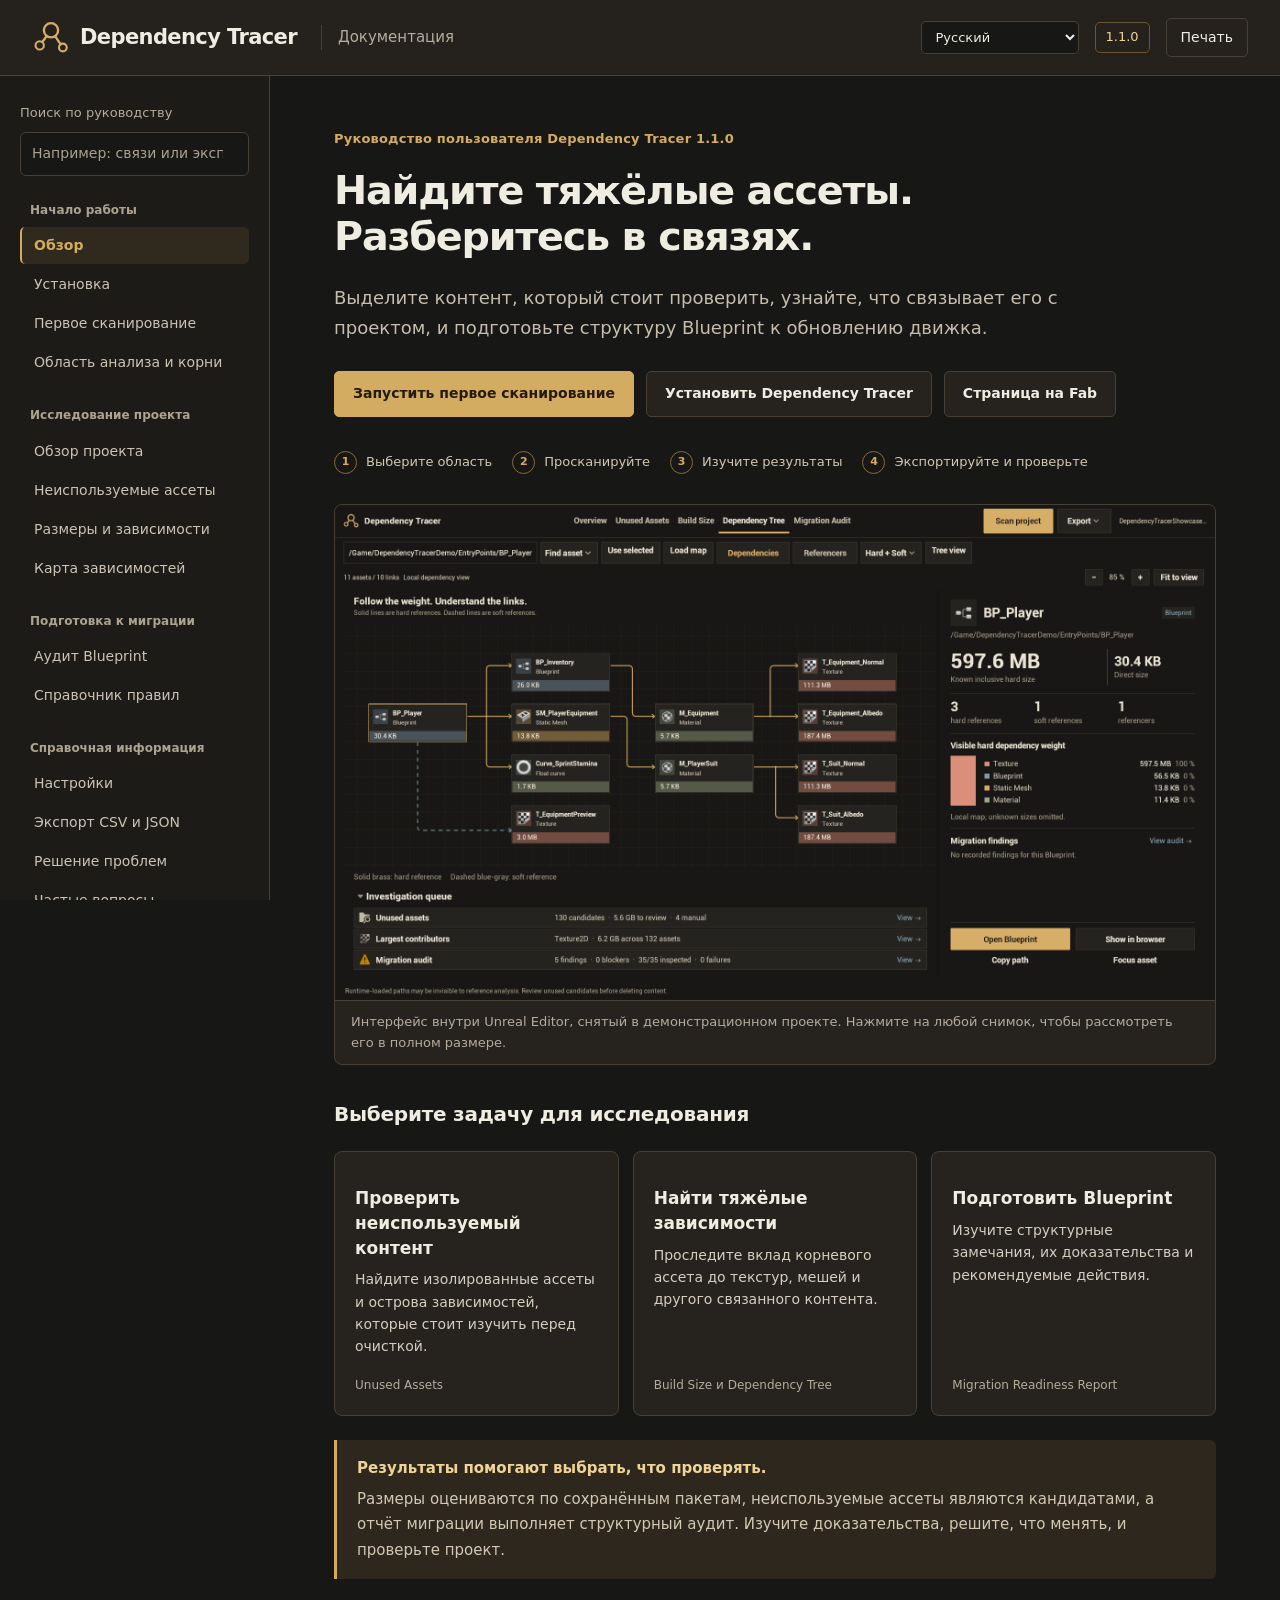
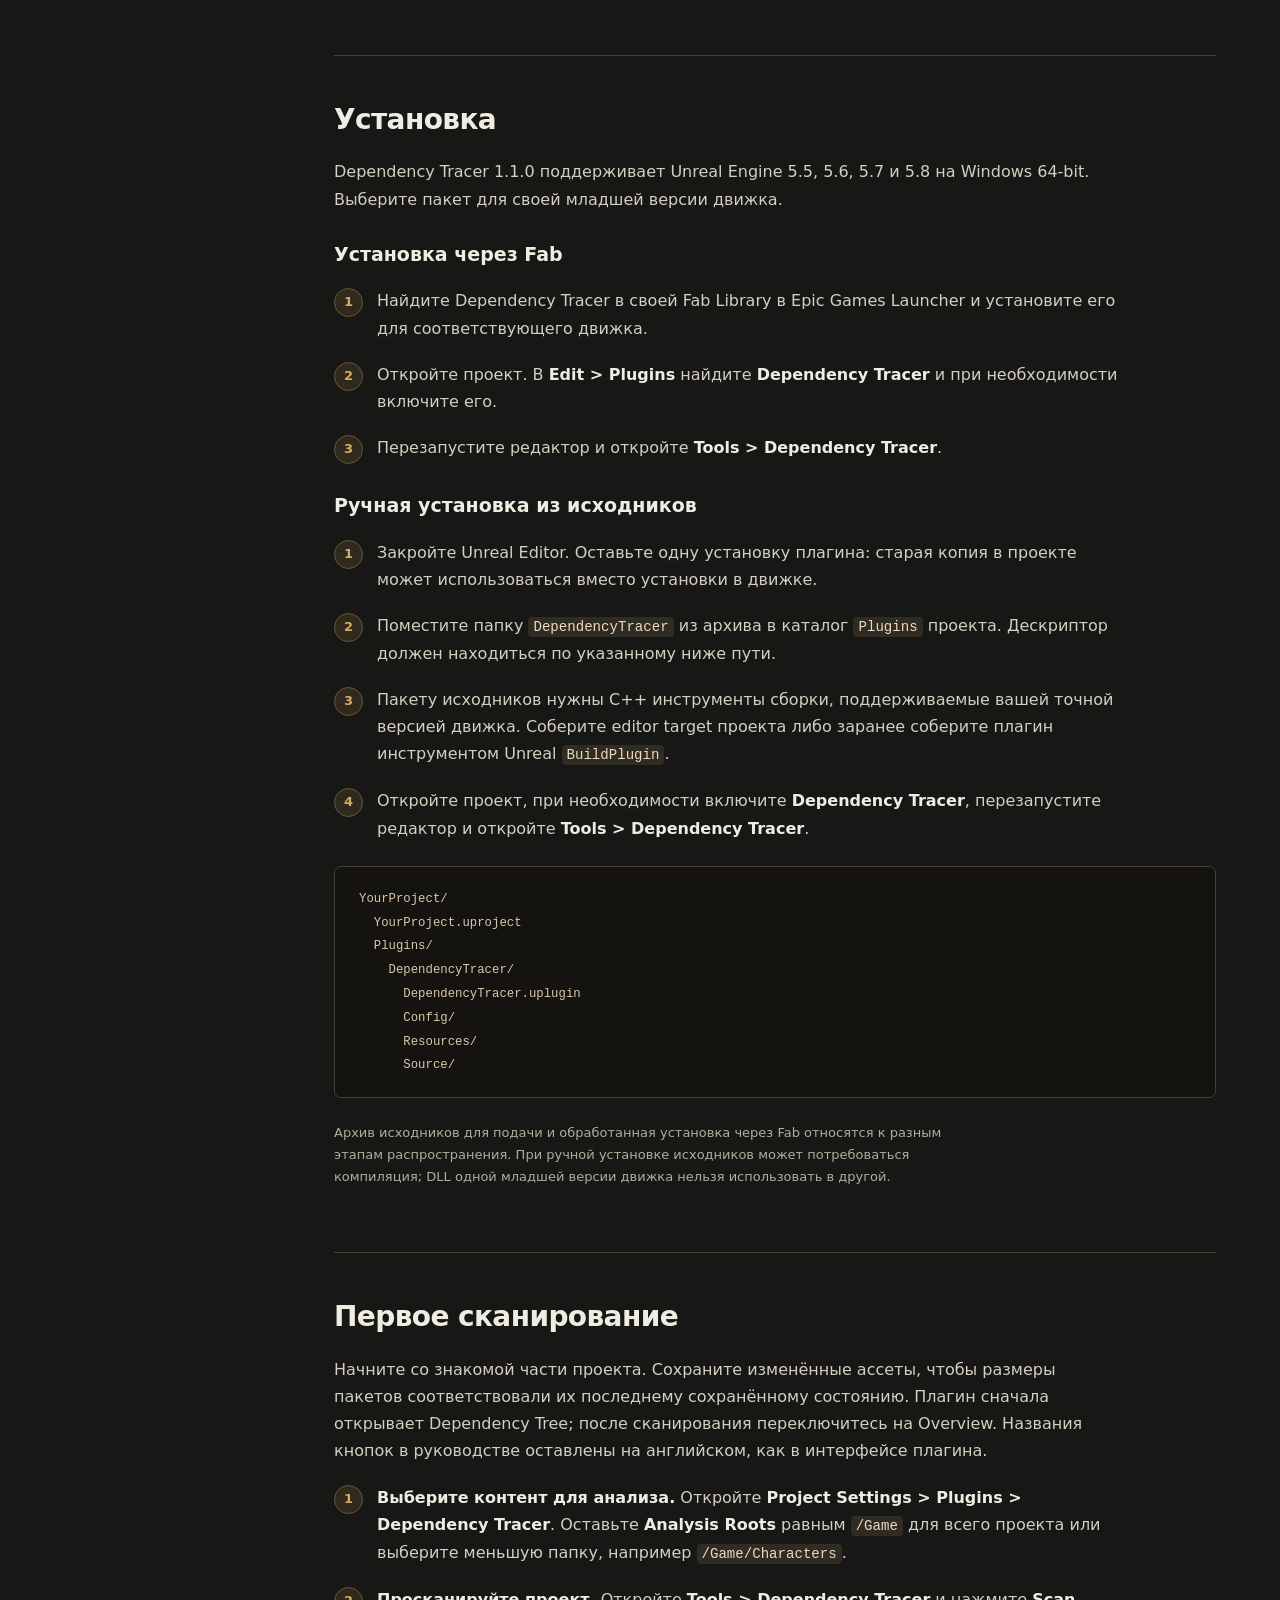
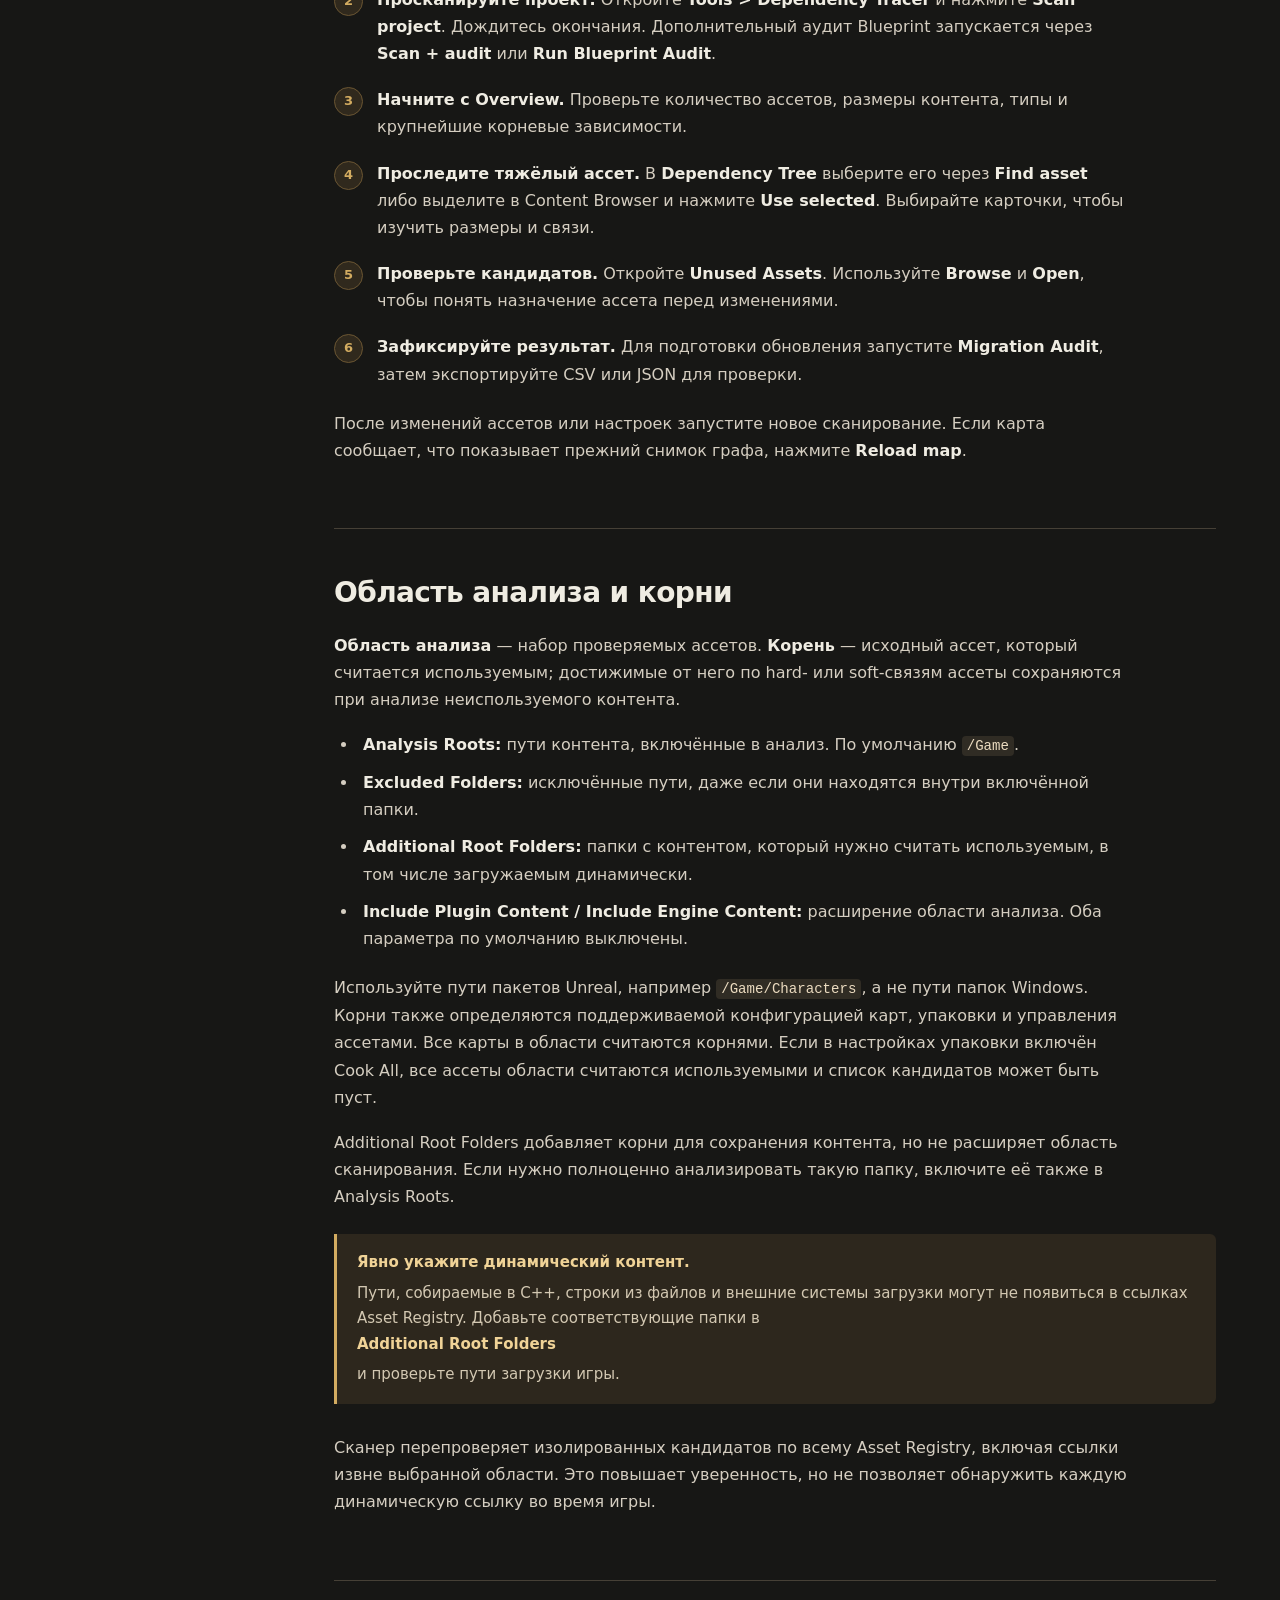
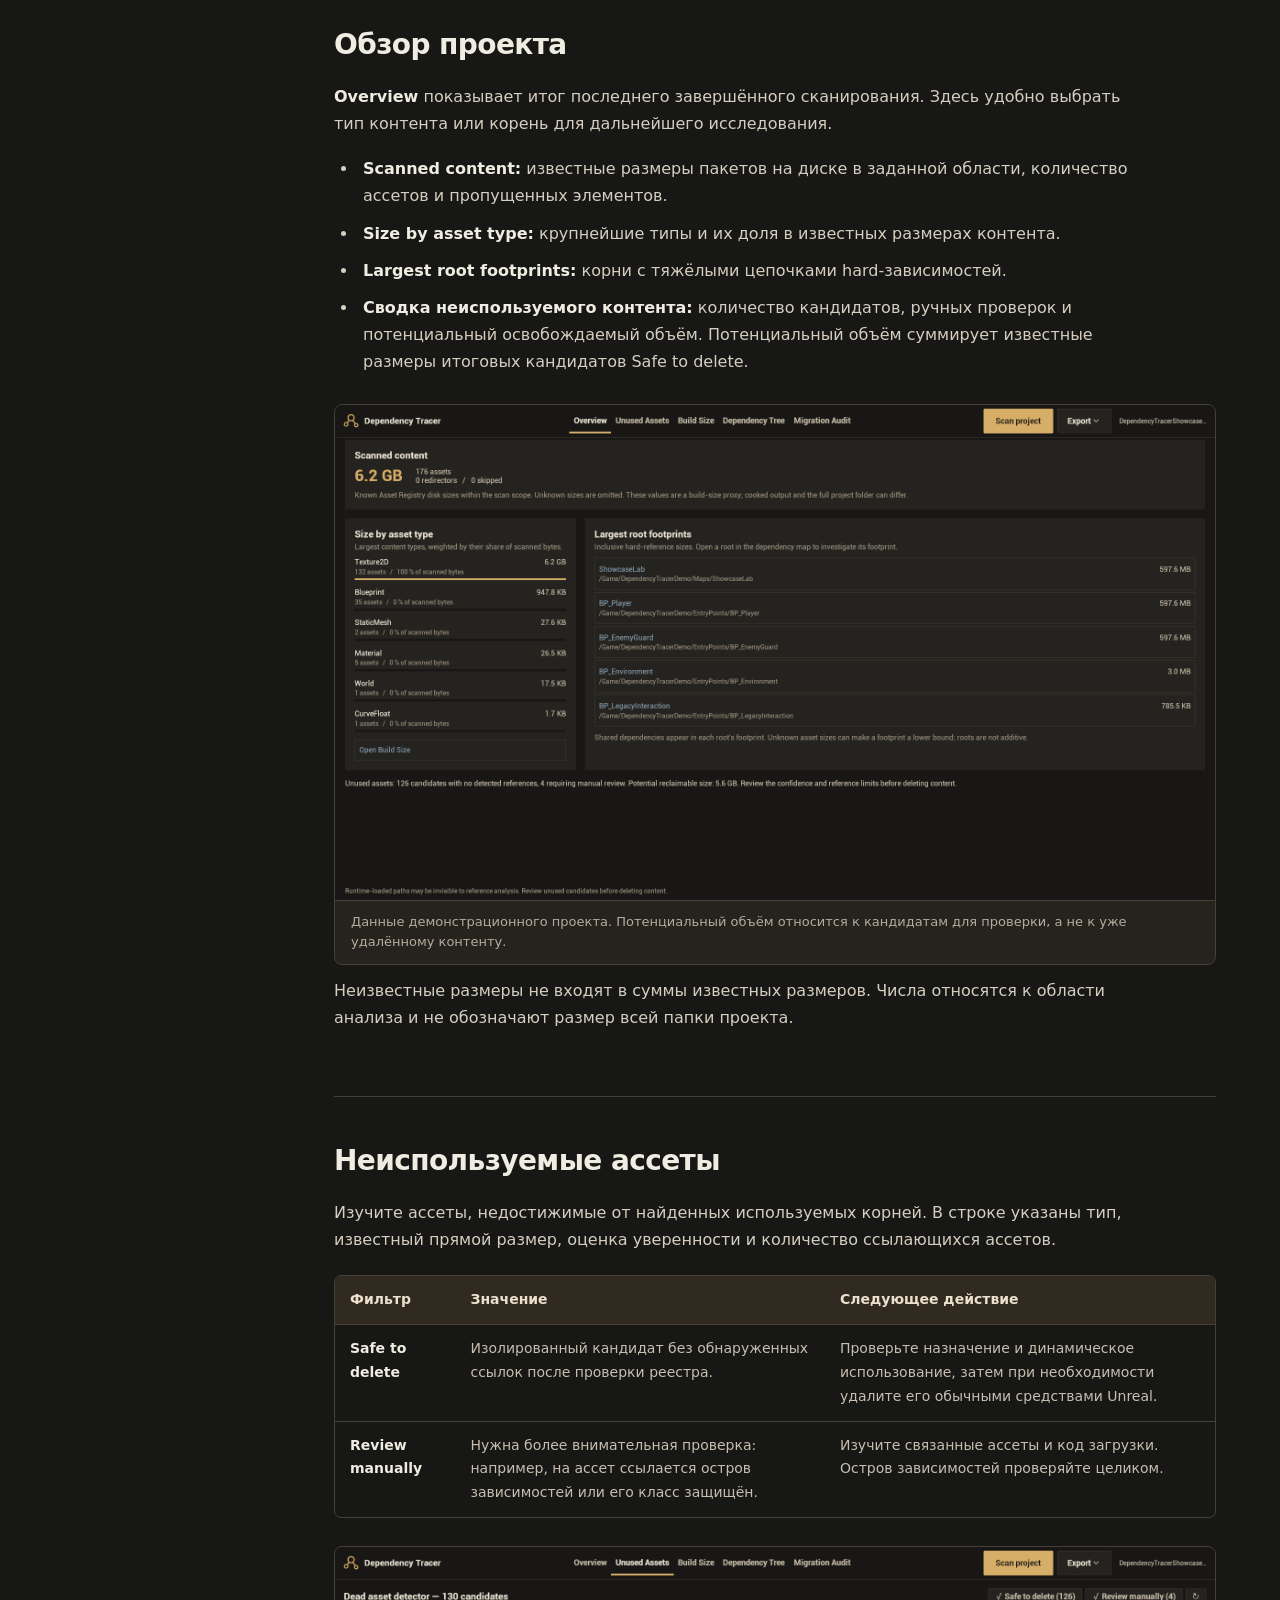
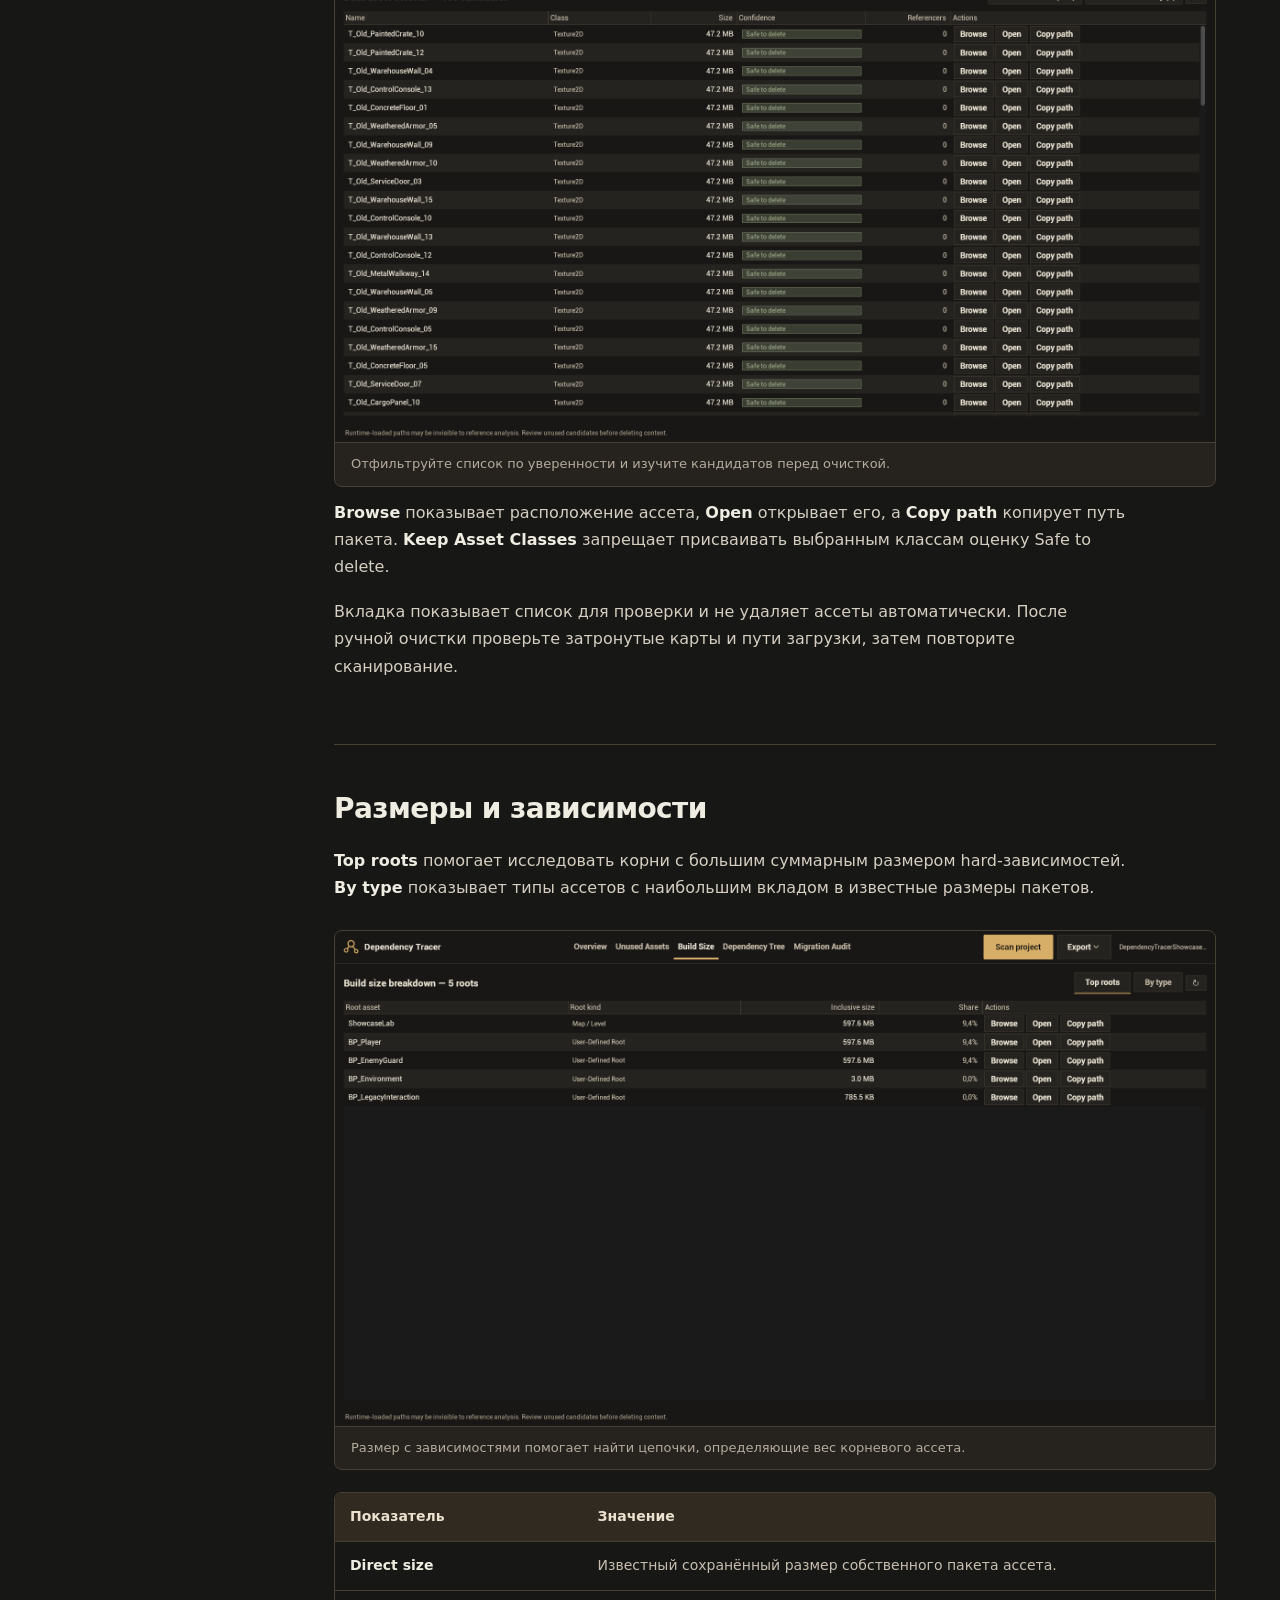
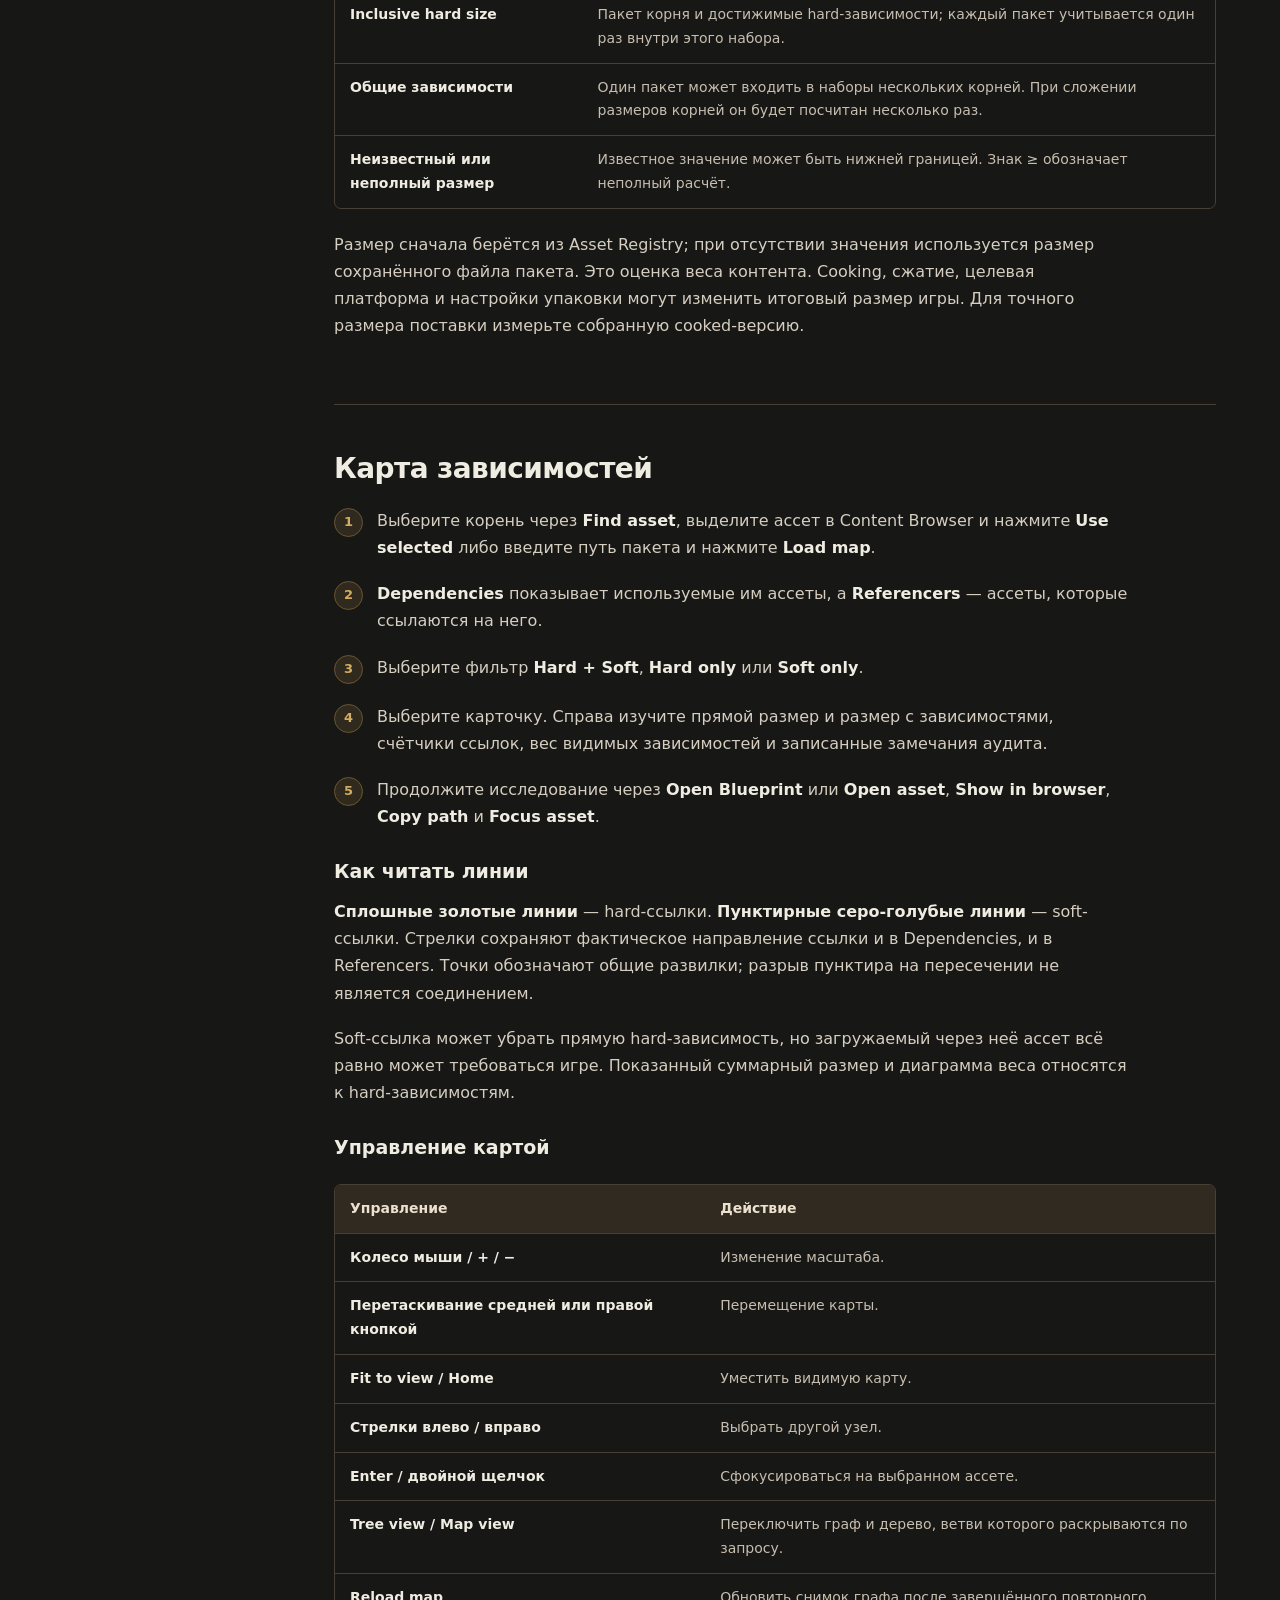
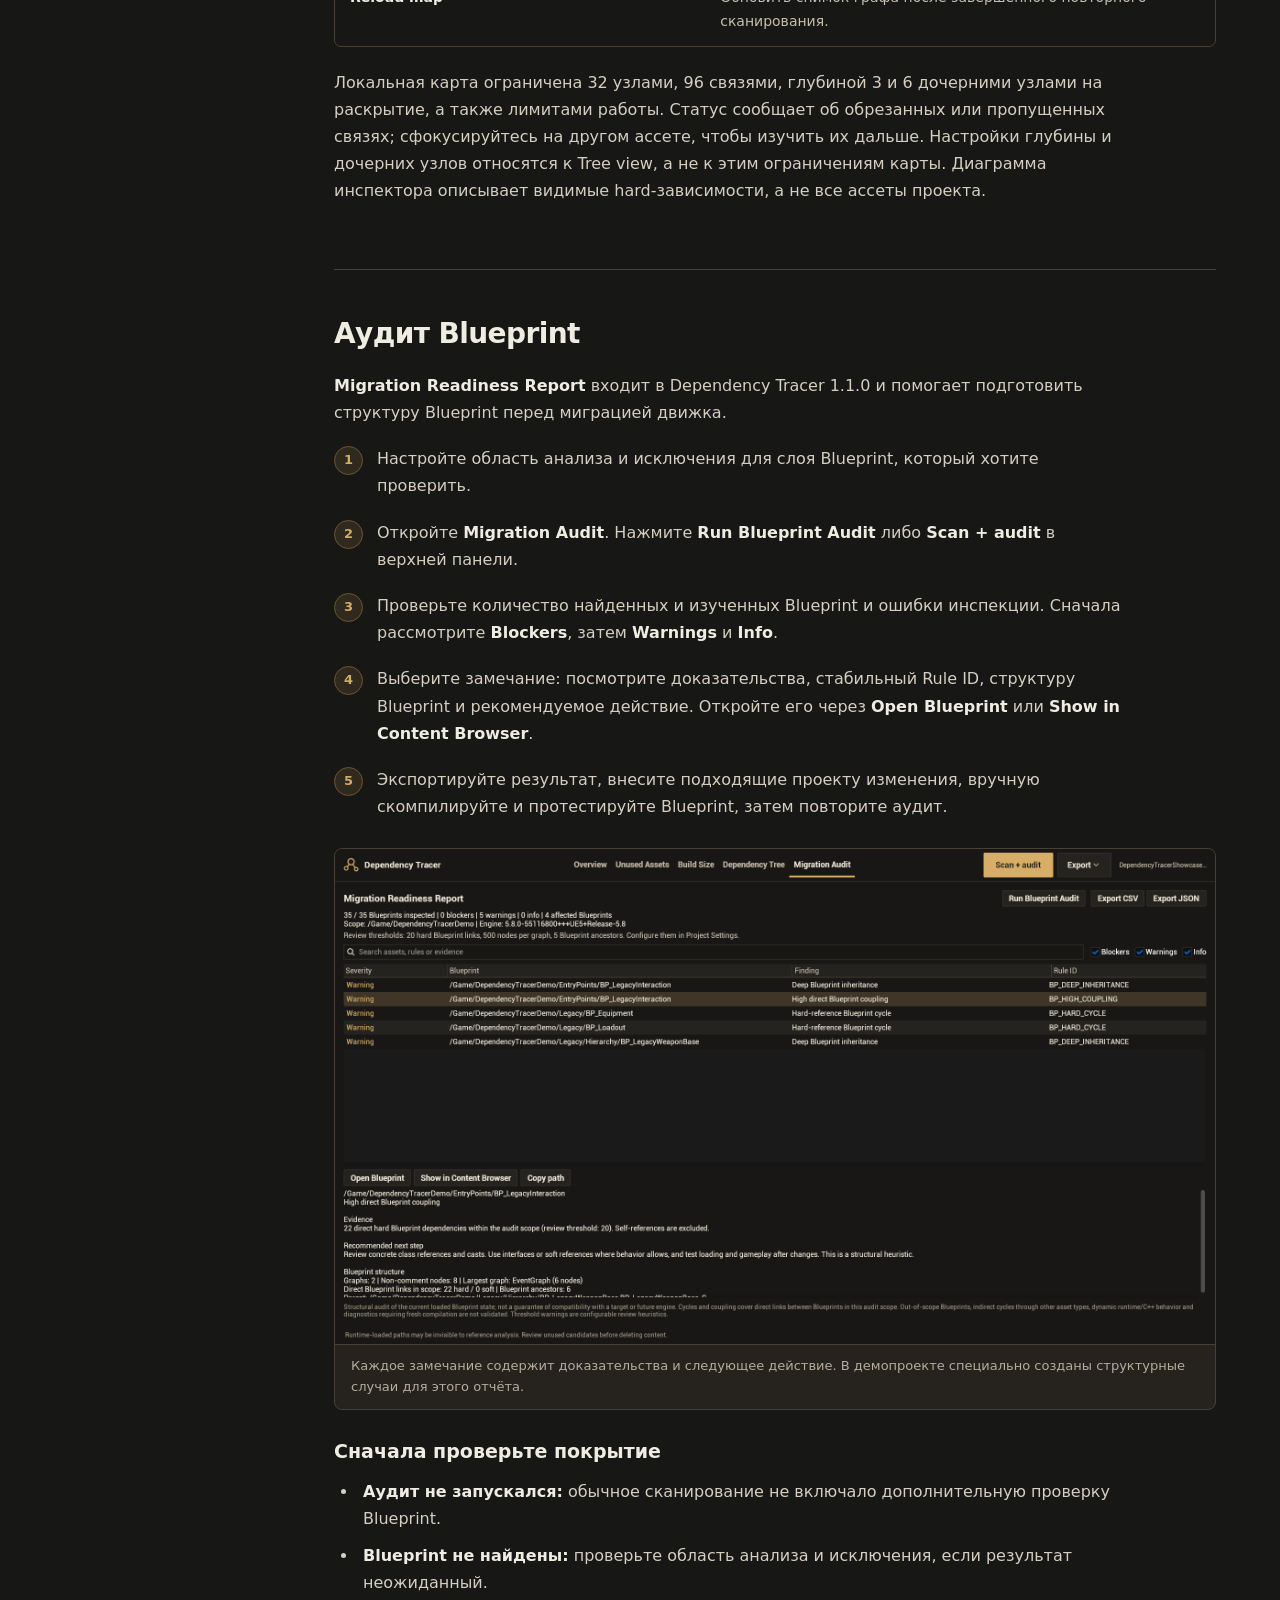
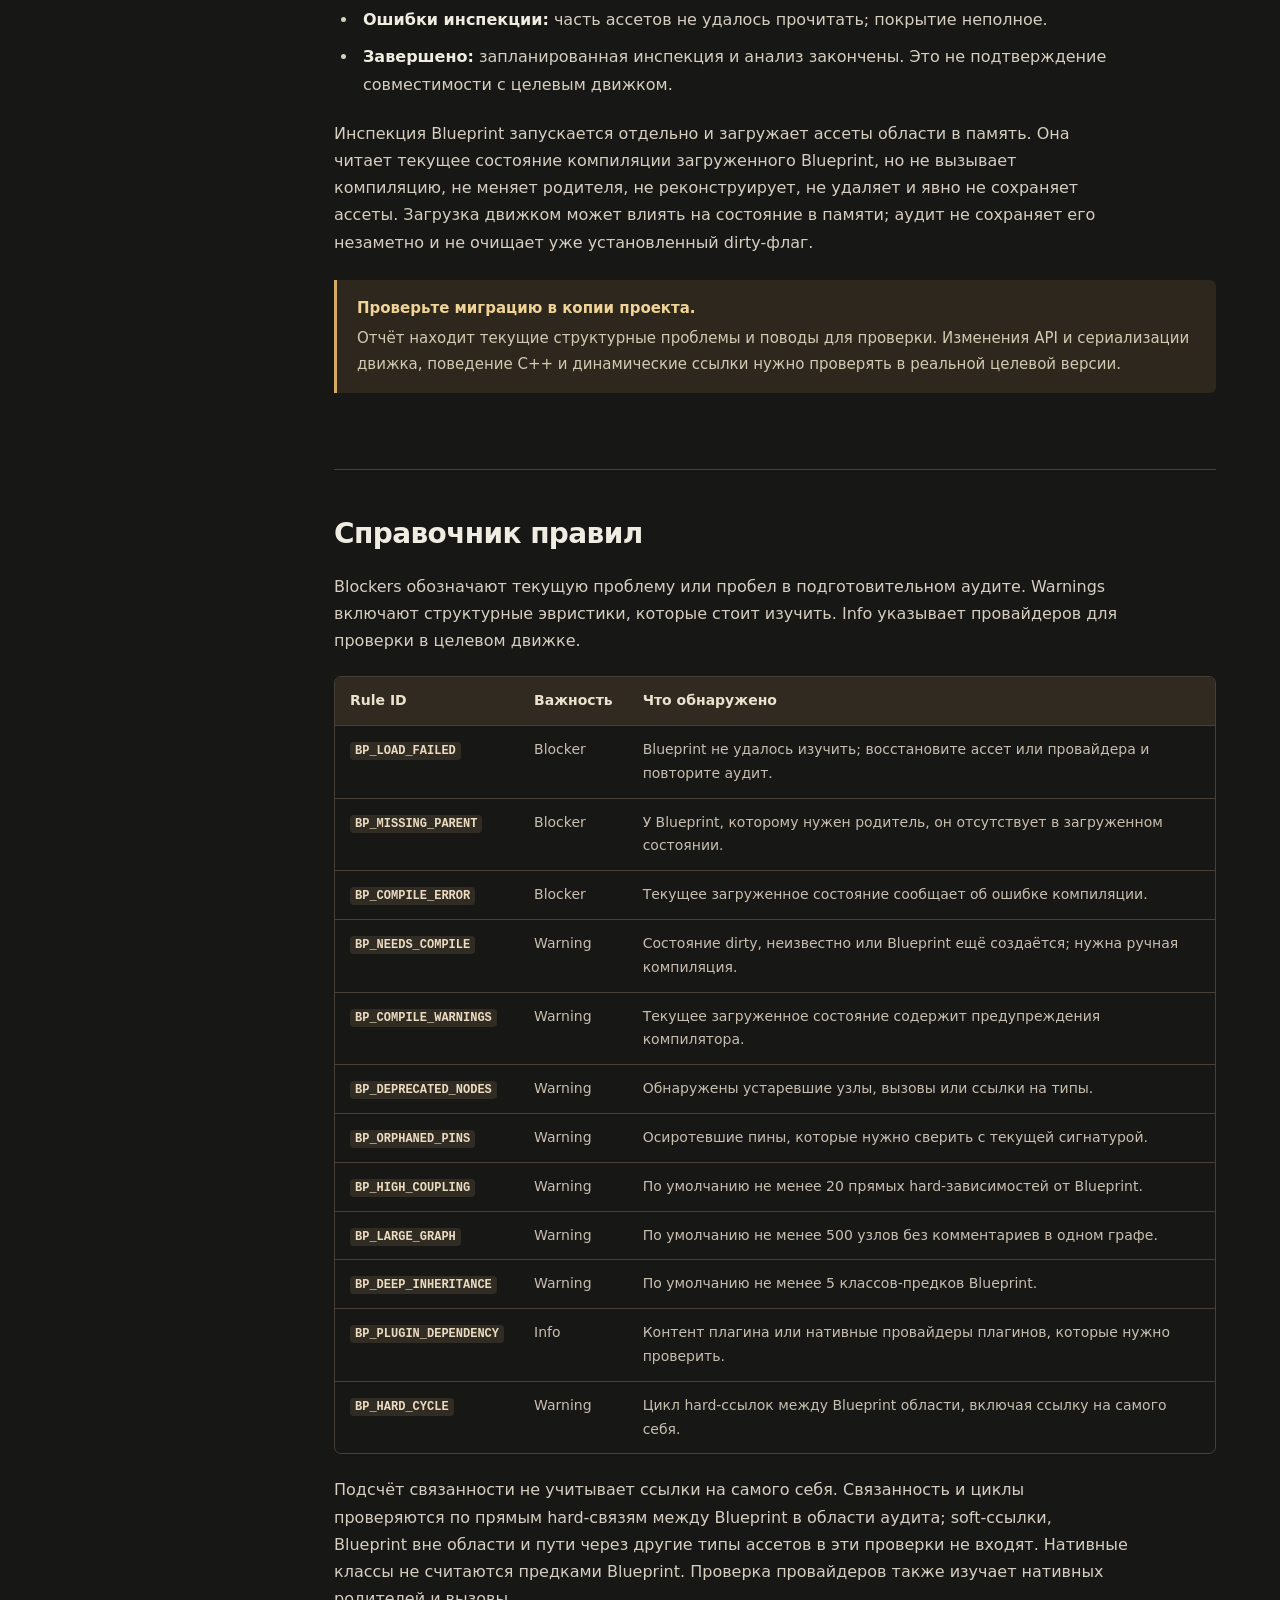
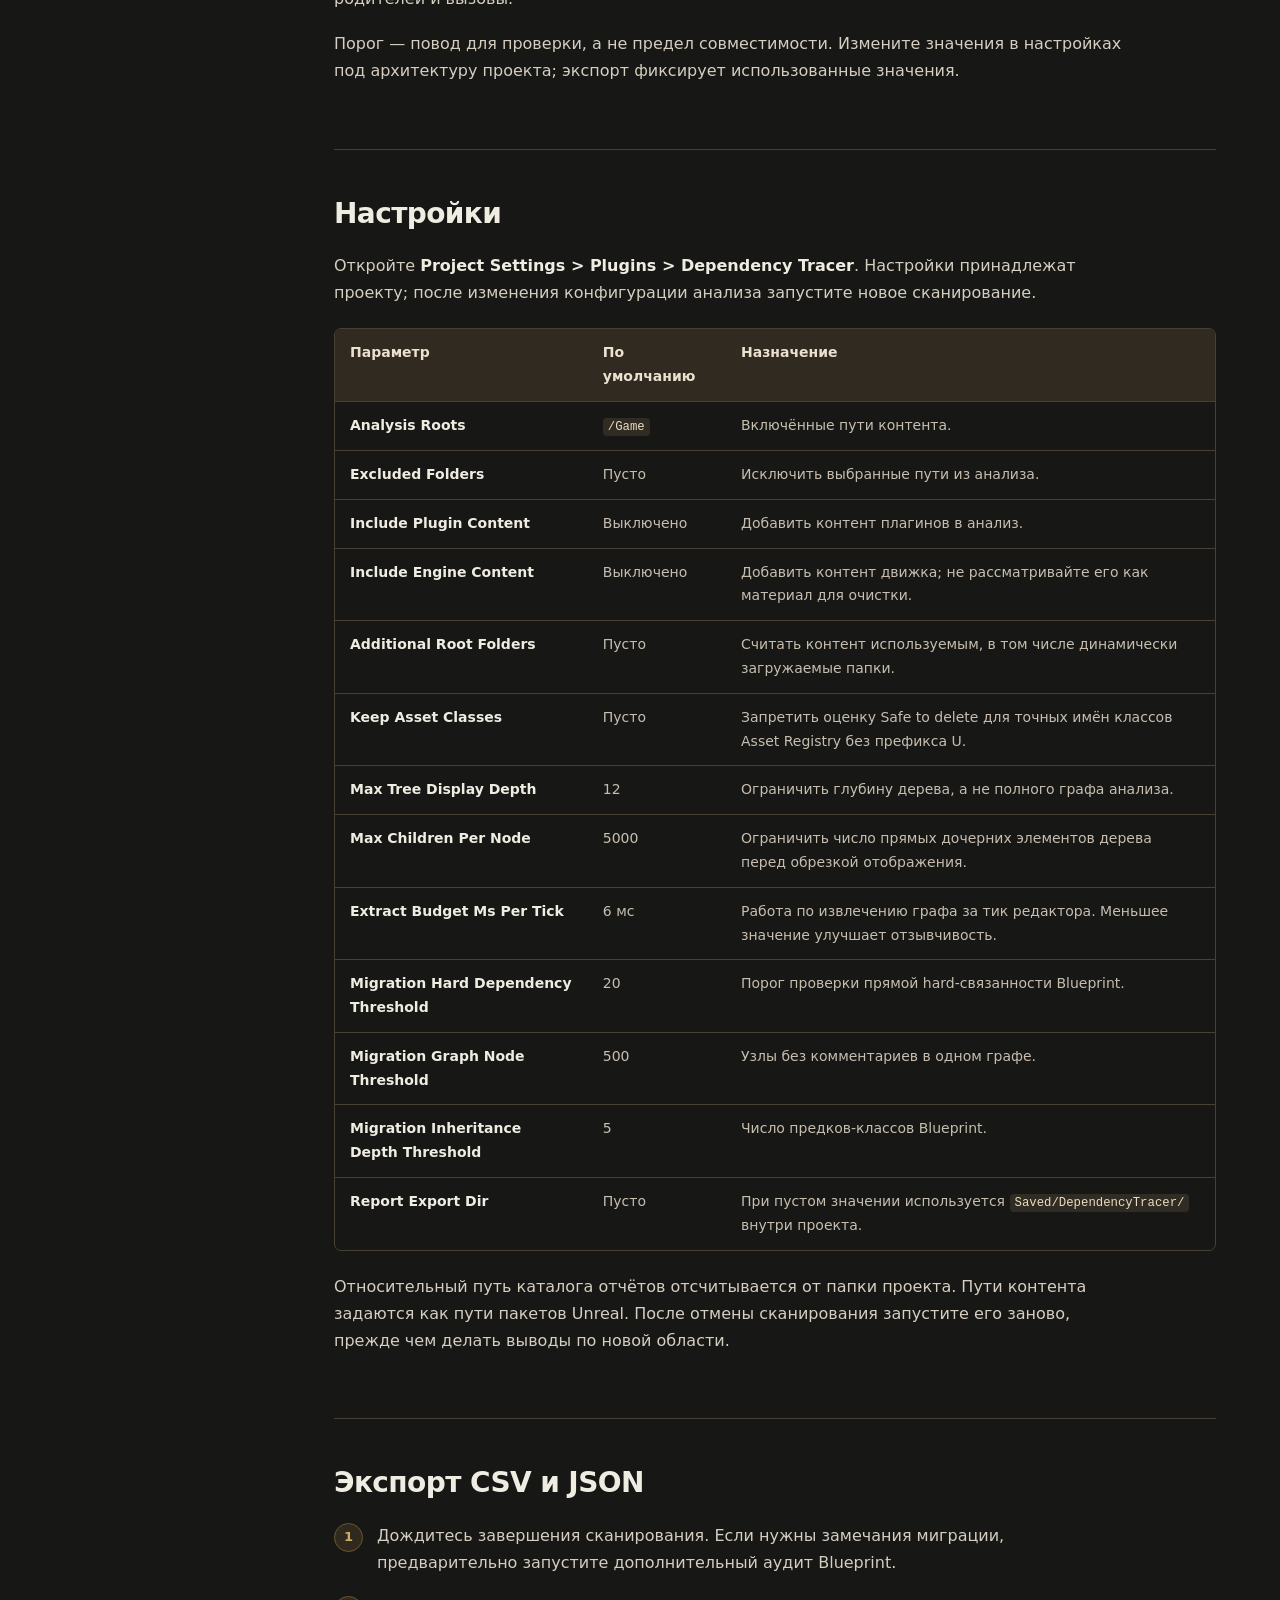
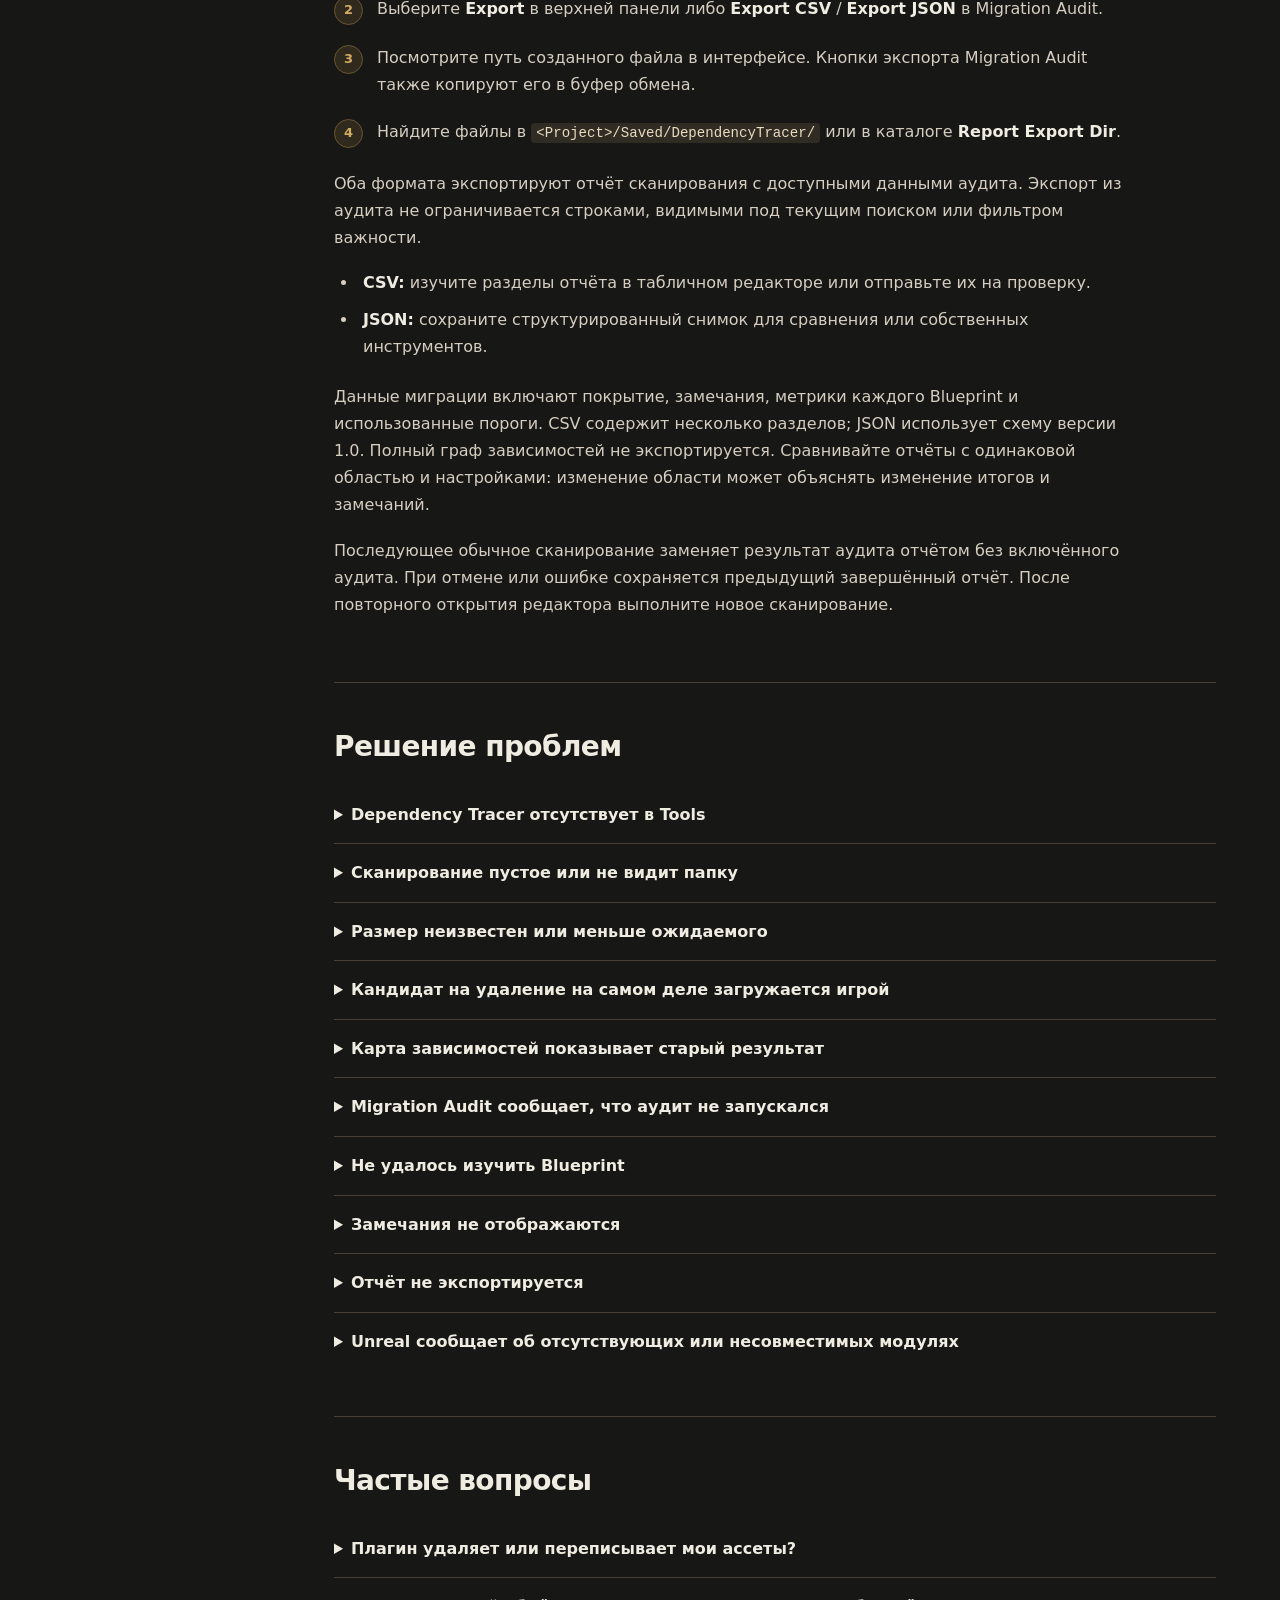
<file: ru/index.html>
<!doctype html>
<html lang="ru">
<head>
  <meta charset="utf-8">
  <meta name="viewport" content="width=device-width, initial-scale=1">
  <meta name="color-scheme" content="dark">
  <meta name="site-root" content="../">
  <meta name="description" content="Установка Dependency Tracer, поиск неиспользуемых ассетов Unreal Engine, анализ hard/soft связей, размеров и подготовка Blueprint к миграции движка.">
  <title>Документация Dependency Tracer | Unreal Engine</title>
  <link rel="canonical" href="https://nexusforgeue.github.io/dependencytracer-docs/ru/">
  <link rel="alternate" hreflang="en" href="https://nexusforgeue.github.io/dependencytracer-docs/">
  <link rel="alternate" hreflang="zh-Hans" href="https://nexusforgeue.github.io/dependencytracer-docs/zh-Hans/">
  <link rel="alternate" hreflang="ru" href="https://nexusforgeue.github.io/dependencytracer-docs/ru/">
  <link rel="alternate" hreflang="es" href="https://nexusforgeue.github.io/dependencytracer-docs/es/">
  <link rel="alternate" hreflang="pt-BR" href="https://nexusforgeue.github.io/dependencytracer-docs/pt-BR/">
  <link rel="alternate" hreflang="de" href="https://nexusforgeue.github.io/dependencytracer-docs/de/">
  <link rel="alternate" hreflang="ja" href="https://nexusforgeue.github.io/dependencytracer-docs/ja/">
  <link rel="alternate" hreflang="fr" href="https://nexusforgeue.github.io/dependencytracer-docs/fr/">
  <link rel="alternate" hreflang="ko" href="https://nexusforgeue.github.io/dependencytracer-docs/ko/">
  <link rel="alternate" hreflang="x-default" href="https://nexusforgeue.github.io/dependencytracer-docs/">
  <link rel="icon" type="image/svg+xml" href="../assets/dependencytracer.svg">
  <link rel="stylesheet" href="../assets/style.css">
  <script src="../assets/app.js" defer></script>
</head>
<body data-search-one="Найдена {count} глава." data-search-many="Найдено глав: {count}." data-search-empty="Главы не найдены. Попробуйте более короткий запрос.">
  <a class="skip-link" href="#main">Перейти к документации</a>
  <header class="site-header">
    <a class="brand" href="#overview" aria-label="Главная страница документации Dependency Tracer"><img src="../assets/dependencytracer.svg" alt="" width="38" height="38"><span>Dependency Tracer</span></a>
    <span class="header-label">Документация</span>
    <div class="header-actions"><label class="language-picker"><span class="visually-hidden">Язык документации</span><select id="doc-locale" aria-label="Язык документации"><option value="en">English</option><option value="zh-Hans">简体中文</option><option value="ru" selected>Русский</option><option value="es">Español</option><option value="pt-BR">Português (Brasil)</option><option value="de">Deutsch</option><option value="ja">日本語</option><option value="fr">Français</option><option value="ko">한국어</option></select></label><span class="version">1.1.0</span><button class="print-button" type="button" id="print-guide">Печать</button><button class="menu-button" type="button" id="menu-toggle" aria-controls="sidebar" aria-expanded="false">Меню</button></div>
  </header>
  <div class="site-layout">
    <aside class="sidebar" id="sidebar">
      <div class="search-box"><label for="doc-search">Поиск по руководству</label><input id="doc-search" type="search" placeholder="Например: связи или экспорт" autocomplete="off" aria-controls="search-results"><div id="search-results" class="search-results" hidden></div><p class="visually-hidden" id="search-status" role="status"></p></div>
      <nav aria-label="Главы документации">
        <p class="nav-heading">Начало работы</p>
        <a href="#overview" aria-current="location">Обзор</a><a href="#installation">Установка</a><a href="#quick-start">Первое сканирование</a><a href="#scope">Область анализа и корни</a>
        <p class="nav-heading">Исследование проекта</p>
        <a href="#project-overview">Обзор проекта</a><a href="#unused-assets">Неиспользуемые ассеты</a><a href="#build-size">Размеры и зависимости</a><a href="#dependency-tree">Карта зависимостей</a>
        <p class="nav-heading">Подготовка к миграции</p>
        <a href="#migration-audit">Аудит Blueprint</a><a href="#audit-rules">Справочник правил</a>
        <p class="nav-heading">Справочная информация</p>
        <a href="#settings">Настройки</a><a href="#exports">Экспорт CSV и JSON</a><a href="#troubleshooting">Решение проблем</a><a href="#faq">Частые вопросы</a><a href="#version">Версия и поддержка</a>
      </nav>
      <div class="sidebar-footer">Unreal Engine 5.5 / 5.6 / 5.7 / 5.8<br>Windows 64-bit</div>
    </aside>
    <main id="main" tabindex="-1">
      <section class="doc-section overview" id="overview" aria-labelledby="overview-title" data-search="начало работа введение ассеты оптимизация зависимости миграция размер Blueprint">
        <p class="eyebrow">Руководство пользователя Dependency Tracer 1.1.0</p>
        <h1 id="overview-title">Найдите тяжёлые ассеты.<br>Разберитесь в связях.</h1>
        <p class="lead">Выделите контент, который стоит проверить, узнайте, что связывает его с проектом, и подготовьте структуру Blueprint к обновлению движка.</p>
        <div class="intro-actions"><a class="primary-link" href="#quick-start">Запустить первое сканирование</a><a class="secondary-link" href="#installation">Установить Dependency Tracer</a><a class="secondary-link" href="https://www.fab.com/listings/be0472f5-6168-438f-9bc7-d650cd8481aa">Страница на Fab</a></div>
        <div class="workflow" aria-label="Четыре этапа исследования"><span><b>1</b> Выберите область</span><span><b>2</b> Просканируйте</span><span><b>3</b> Изучите результаты</span><span><b>4</b> Экспортируйте и проверьте</span></div>
        <figure class="screenshot hero-figure"><a href="../assets/screens/dependency-tree.png" target="_blank" rel="noopener" aria-label="Открыть снимок карты зависимостей в полном размере"><img src="../assets/screens/dependency-tree.png" width="1920" height="1080" alt="Настоящая карта Dependency Tracer: золотые hard-связи, пунктирная soft-связь и инспектор выбранного ассета."></a><figcaption>Интерфейс внутри Unreal Editor, снятый в демонстрационном проекте. Нажмите на любой снимок, чтобы рассмотреть его в полном размере.</figcaption></figure>
        <h2>Выберите задачу для исследования</h2>
        <div class="method-cards"><a href="#unused-assets"><h3>Проверить неиспользуемый контент</h3><p>Найдите изолированные ассеты и острова зависимостей, которые стоит изучить перед очисткой.</p><span>Unused Assets</span></a><a href="#build-size"><h3>Найти тяжёлые зависимости</h3><p>Проследите вклад корневого ассета до текстур, мешей и другого связанного контента.</p><span>Build Size и Dependency Tree</span></a><a href="#migration-audit"><h3>Подготовить Blueprint</h3><p>Изучите структурные замечания, их доказательства и рекомендуемые действия.</p><span>Migration Readiness Report</span></a></div>
        <div class="intro-note"><strong>Результаты помогают выбрать, что проверять.</strong> Размеры оцениваются по сохранённым пакетам, неиспользуемые ассеты являются кандидатами, а отчёт миграции выполняет структурный аудит. Изучите доказательства, решите, что менять, и проверьте проект.</div>
      </section>
      <section class="doc-section" id="installation" aria-labelledby="installation-title" data-search="установка Fab Launcher ZIP исходники компилятор сборка модули включить Windows Plugins версия">
        <h2 id="installation-title">Установка</h2>
        <p>Dependency Tracer 1.1.0 поддерживает Unreal Engine 5.5, 5.6, 5.7 и 5.8 на Windows 64-bit. Выберите пакет для своей младшей версии движка.</p>
        <h3>Установка через Fab</h3>
        <ol class="steps"><li>Найдите Dependency Tracer в своей Fab Library в Epic Games Launcher и установите его для соответствующего движка.</li><li>Откройте проект. В <strong>Edit &gt; Plugins</strong> найдите <strong>Dependency Tracer</strong> и при необходимости включите его.</li><li>Перезапустите редактор и откройте <strong>Tools &gt; Dependency Tracer</strong>.</li></ol>
        <h3>Ручная установка из исходников</h3>
        <ol class="steps"><li>Закройте Unreal Editor. Оставьте одну установку плагина: старая копия в проекте может использоваться вместо установки в движке.</li><li>Поместите папку <code>DependencyTracer</code> из архива в каталог <code>Plugins</code> проекта. Дескриптор должен находиться по указанному ниже пути.</li><li>Пакету исходников нужны C++ инструменты сборки, поддерживаемые вашей точной версией движка. Соберите editor target проекта либо заранее соберите плагин инструментом Unreal <code>BuildPlugin</code>.</li><li>Откройте проект, при необходимости включите <strong>Dependency Tracer</strong>, перезапустите редактор и откройте <strong>Tools &gt; Dependency Tracer</strong>.</li></ol>
        <pre><code>YourProject/
  YourProject.uproject
  Plugins/
    DependencyTracer/
      DependencyTracer.uplugin
      Config/
      Resources/
      Source/</code></pre>
        <p class="small">Архив исходников для подачи и обработанная установка через Fab относятся к разным этапам распространения. При ручной установке исходников может потребоваться компиляция; DLL одной младшей версии движка нельзя использовать в другой.</p>
      </section>
      <section class="doc-section" id="quick-start" aria-labelledby="quick-start-title" data-search="обучение первое сканирование Scan project сохранить выбрать ассет аудит очистка">
        <h2 id="quick-start-title">Первое сканирование</h2>
        <p>Начните со знакомой части проекта. Сохраните изменённые ассеты, чтобы размеры пакетов соответствовали их последнему сохранённому состоянию. Плагин сначала открывает Dependency Tree; после сканирования переключитесь на Overview. Названия кнопок в руководстве оставлены на английском, как в интерфейсе плагина.</p>
        <ol class="steps"><li><strong>Выберите контент для анализа.</strong> Откройте <strong>Project Settings &gt; Plugins &gt; Dependency Tracer</strong>. Оставьте <strong>Analysis Roots</strong> равным <code>/Game</code> для всего проекта или выберите меньшую папку, например <code>/Game/Characters</code>.</li><li><strong>Просканируйте проект.</strong> Откройте <strong>Tools &gt; Dependency Tracer</strong> и нажмите <strong>Scan project</strong>. Дождитесь окончания. Дополнительный аудит Blueprint запускается через <strong>Scan + audit</strong> или <strong>Run Blueprint Audit</strong>.</li><li><strong>Начните с Overview.</strong> Проверьте количество ассетов, размеры контента, типы и крупнейшие корневые зависимости.</li><li><strong>Проследите тяжёлый ассет.</strong> В <strong>Dependency Tree</strong> выберите его через <strong>Find asset</strong> либо выделите в Content Browser и нажмите <strong>Use selected</strong>. Выбирайте карточки, чтобы изучить размеры и связи.</li><li><strong>Проверьте кандидатов.</strong> Откройте <strong>Unused Assets</strong>. Используйте <strong>Browse</strong> и <strong>Open</strong>, чтобы понять назначение ассета перед изменениями.</li><li><strong>Зафиксируйте результат.</strong> Для подготовки обновления запустите <strong>Migration Audit</strong>, затем экспортируйте CSV или JSON для проверки.</li></ol>
        <p>После изменений ассетов или настроек запустите новое сканирование. Если карта сообщает, что показывает прежний снимок графа, нажмите <strong>Reload map</strong>.</p>
      </section>
      <section class="doc-section" id="scope" aria-labelledby="scope-title" data-search="область Analysis Roots Excluded Folders Additional Root Folders динамическая загрузка карты cook packaging корни плагины движок">
        <h2 id="scope-title">Область анализа и корни</h2>
        <p><strong>Область анализа</strong> — набор проверяемых ассетов. <strong>Корень</strong> — исходный ассет, который считается используемым; достижимые от него по hard- или soft-связям ассеты сохраняются при анализе неиспользуемого контента.</p>
        <ul><li><strong>Analysis Roots:</strong> пути контента, включённые в анализ. По умолчанию <code>/Game</code>.</li><li><strong>Excluded Folders:</strong> исключённые пути, даже если они находятся внутри включённой папки.</li><li><strong>Additional Root Folders:</strong> папки с контентом, который нужно считать используемым, в том числе загружаемым динамически.</li><li><strong>Include Plugin Content / Include Engine Content:</strong> расширение области анализа. Оба параметра по умолчанию выключены.</li></ul>
        <p>Используйте пути пакетов Unreal, например <code>/Game/Characters</code>, а не пути папок Windows. Корни также определяются поддерживаемой конфигурацией карт, упаковки и управления ассетами. Все карты в области считаются корнями. Если в настройках упаковки включён Cook All, все ассеты области считаются используемыми и список кандидатов может быть пуст.</p>
        <p>Additional Root Folders добавляет корни для сохранения контента, но не расширяет область сканирования. Если нужно полноценно анализировать такую папку, включите её также в Analysis Roots.</p>
        <div class="callout"><strong>Явно укажите динамический контент.</strong> Пути, собираемые в C++, строки из файлов и внешние системы загрузки могут не появиться в ссылках Asset Registry. Добавьте соответствующие папки в <strong>Additional Root Folders</strong> и проверьте пути загрузки игры.</div>
        <p>Сканер перепроверяет изолированных кандидатов по всему Asset Registry, включая ссылки извне выбранной области. Это повышает уверенность, но не позволяет обнаружить каждую динамическую ссылку во время игры.</p>
      </section>
      <section class="doc-section" id="project-overview" aria-labelledby="project-overview-title" data-search="Overview общий обзор контент размер типы крупнейшие корни пропущенные redirectors пакеты">
        <h2 id="project-overview-title">Обзор проекта</h2>
        <p><strong>Overview</strong> показывает итог последнего завершённого сканирования. Здесь удобно выбрать тип контента или корень для дальнейшего исследования.</p>
        <ul><li><strong>Scanned content:</strong> известные размеры пакетов на диске в заданной области, количество ассетов и пропущенных элементов.</li><li><strong>Size by asset type:</strong> крупнейшие типы и их доля в известных размерах контента.</li><li><strong>Largest root footprints:</strong> корни с тяжёлыми цепочками hard-зависимостей.</li><li><strong>Сводка неиспользуемого контента:</strong> количество кандидатов, ручных проверок и потенциальный освобождаемый объём. Потенциальный объём суммирует известные размеры итоговых кандидатов Safe to delete.</li></ul>
        <figure class="screenshot"><a href="../assets/screens/overview.png" target="_blank" rel="noopener"><img src="../assets/screens/overview.png" width="1920" height="1080" alt="Overview с размерами контента, типами ассетов и крупнейшими корневыми зависимостями." loading="lazy"></a><figcaption>Данные демонстрационного проекта. Потенциальный объём относится к кандидатам для проверки, а не к уже удалённому контенту.</figcaption></figure>
        <p>Неизвестные размеры не входят в суммы известных размеров. Числа относятся к области анализа и не обозначают размер всей папки проекта.</p>
      </section>
      <section class="doc-section" id="unused-assets" aria-labelledby="unused-assets-title" data-search="Unused Assets Safe to delete Review manually уверенность удаление очистка сироты остров ссылки динамические">
        <h2 id="unused-assets-title">Неиспользуемые ассеты</h2>
        <p>Изучите ассеты, недостижимые от найденных используемых корней. В строке указаны тип, известный прямой размер, оценка уверенности и количество ссылающихся ассетов.</p>
        <div class="table-scroll"><table><caption>Оценка кандидатов на удаление</caption><thead><tr><th>Фильтр</th><th>Значение</th><th>Следующее действие</th></tr></thead><tbody><tr><td><strong>Safe to delete</strong></td><td>Изолированный кандидат без обнаруженных ссылок после проверки реестра.</td><td>Проверьте назначение и динамическое использование, затем при необходимости удалите его обычными средствами Unreal.</td></tr><tr><td><strong>Review manually</strong></td><td>Нужна более внимательная проверка: например, на ассет ссылается остров зависимостей или его класс защищён.</td><td>Изучите связанные ассеты и код загрузки. Остров зависимостей проверяйте целиком.</td></tr></tbody></table></div>
        <figure class="screenshot"><a href="../assets/screens/unused-assets.png" target="_blank" rel="noopener"><img src="../assets/screens/unused-assets.png" width="1920" height="1080" alt="Список Unused Assets с размерами, оценкой уверенности, количеством ссылок и кнопками Browse, Open и Copy path." loading="lazy"></a><figcaption>Отфильтруйте список по уверенности и изучите кандидатов перед очисткой.</figcaption></figure>
        <p><strong>Browse</strong> показывает расположение ассета, <strong>Open</strong> открывает его, а <strong>Copy path</strong> копирует путь пакета. <strong>Keep Asset Classes</strong> запрещает присваивать выбранным классам оценку Safe to delete.</p>
        <p>Вкладка показывает список для проверки и не удаляет ассеты автоматически. После ручной очистки проверьте затронутые карты и пути загрузки, затем повторите сканирование.</p>
      </section>
      <section class="doc-section" id="build-size" aria-labelledby="build-size-title" data-search="Build Size Top roots By type общий прямой размер общие текстуры меши байты cooked сжатие упаковка оценка">
        <h2 id="build-size-title">Размеры и зависимости</h2>
        <p><strong>Top roots</strong> помогает исследовать корни с большим суммарным размером hard-зависимостей. <strong>By type</strong> показывает типы ассетов с наибольшим вкладом в известные размеры пакетов.</p>
        <figure class="screenshot"><a href="../assets/screens/build-size.png" target="_blank" rel="noopener"><img src="../assets/screens/build-size.png" width="1920" height="1080" alt="Build Size показывает корневые ассеты, размер с зависимостями, долю и действия с ассетом." loading="lazy"></a><figcaption>Размер с зависимостями помогает найти цепочки, определяющие вес корневого ассета.</figcaption></figure>
        <div class="table-scroll"><table><caption>Прямой размер и размер с зависимостями</caption><thead><tr><th>Показатель</th><th>Значение</th></tr></thead><tbody><tr><td><strong>Direct size</strong></td><td>Известный сохранённый размер собственного пакета ассета.</td></tr><tr><td><strong>Inclusive hard size</strong></td><td>Пакет корня и достижимые hard-зависимости; каждый пакет учитывается один раз внутри этого набора.</td></tr><tr><td>Общие зависимости</td><td>Один пакет может входить в наборы нескольких корней. При сложении размеров корней он будет посчитан несколько раз.</td></tr><tr><td>Неизвестный или неполный размер</td><td>Известное значение может быть нижней границей. Знак ≥ обозначает неполный расчёт.</td></tr></tbody></table></div>
        <p>Размер сначала берётся из Asset Registry; при отсутствии значения используется размер сохранённого файла пакета. Это оценка веса контента. Cooking, сжатие, целевая платформа и настройки упаковки могут изменить итоговый размер игры. Для точного размера поставки измерьте собранную cooked-версию.</p>
      </section>
      <section class="doc-section" id="dependency-tree" aria-labelledby="dependency-tree-title" data-search="Dependency Tree карта граф инспектор hard soft Referencers стрелки масштаб перемещение клавиатура Find asset Fit to view Load map Reload map Tree view">
        <h2 id="dependency-tree-title">Карта зависимостей</h2>
        <ol class="steps"><li>Выберите корень через <strong>Find asset</strong>, выделите ассет в Content Browser и нажмите <strong>Use selected</strong> либо введите путь пакета и нажмите <strong>Load map</strong>.</li><li><strong>Dependencies</strong> показывает используемые им ассеты, а <strong>Referencers</strong> — ассеты, которые ссылаются на него.</li><li>Выберите фильтр <strong>Hard + Soft</strong>, <strong>Hard only</strong> или <strong>Soft only</strong>.</li><li>Выберите карточку. Справа изучите прямой размер и размер с зависимостями, счётчики ссылок, вес видимых зависимостей и записанные замечания аудита.</li><li>Продолжите исследование через <strong>Open Blueprint</strong> или <strong>Open asset</strong>, <strong>Show in browser</strong>, <strong>Copy path</strong> и <strong>Focus asset</strong>.</li></ol>
        <h3>Как читать линии</h3>
        <p><strong>Сплошные золотые линии</strong> — hard-ссылки. <strong>Пунктирные серо-голубые линии</strong> — soft-ссылки. Стрелки сохраняют фактическое направление ссылки и в Dependencies, и в Referencers. Точки обозначают общие развилки; разрыв пунктира на пересечении не является соединением.</p>
        <p>Soft-ссылка может убрать прямую hard-зависимость, но загружаемый через неё ассет всё равно может требоваться игре. Показанный суммарный размер и диаграмма веса относятся к hard-зависимостям.</p>
        <h3>Управление картой</h3>
        <div class="table-scroll"><table><caption>Управление картой зависимостей</caption><thead><tr><th>Управление</th><th>Действие</th></tr></thead><tbody><tr><td>Колесо мыши / + / −</td><td>Изменение масштаба.</td></tr><tr><td>Перетаскивание средней или правой кнопкой</td><td>Перемещение карты.</td></tr><tr><td><strong>Fit to view</strong> / Home</td><td>Уместить видимую карту.</td></tr><tr><td>Стрелки влево / вправо</td><td>Выбрать другой узел.</td></tr><tr><td>Enter / двойной щелчок</td><td>Сфокусироваться на выбранном ассете.</td></tr><tr><td><strong>Tree view / Map view</strong></td><td>Переключить граф и дерево, ветви которого раскрываются по запросу.</td></tr><tr><td><strong>Reload map</strong></td><td>Обновить снимок графа после завершённого повторного сканирования.</td></tr></tbody></table></div>
        <p>Локальная карта ограничена 32 узлами, 96 связями, глубиной 3 и 6 дочерними узлами на раскрытие, а также лимитами работы. Статус сообщает об обрезанных или пропущенных связях; сфокусируйтесь на другом ассете, чтобы изучить их дальше. Настройки глубины и дочерних узлов относятся к Tree view, а не к этим ограничениям карты. Диаграмма инспектора описывает видимые hard-зависимости, а не все ассеты проекта.</p>
      </section>
      <section class="doc-section" id="migration-audit" aria-labelledby="migration-audit-title" data-search="Migration Audit Migration Readiness Report Blueprint обновление движок аудит Blockers Warnings Info покрытие инспекция компиляция сохранение провайдер порог">
        <h2 id="migration-audit-title">Аудит Blueprint</h2>
        <p><strong>Migration Readiness Report</strong> входит в Dependency Tracer 1.1.0 и помогает подготовить структуру Blueprint перед миграцией движка.</p>
        <ol class="steps"><li>Настройте область анализа и исключения для слоя Blueprint, который хотите проверить.</li><li>Откройте <strong>Migration Audit</strong>. Нажмите <strong>Run Blueprint Audit</strong> либо <strong>Scan + audit</strong> в верхней панели.</li><li>Проверьте количество найденных и изученных Blueprint и ошибки инспекции. Сначала рассмотрите <strong>Blockers</strong>, затем <strong>Warnings</strong> и <strong>Info</strong>.</li><li>Выберите замечание: посмотрите доказательства, стабильный Rule ID, структуру Blueprint и рекомендуемое действие. Откройте его через <strong>Open Blueprint</strong> или <strong>Show in Content Browser</strong>.</li><li>Экспортируйте результат, внесите подходящие проекту изменения, вручную скомпилируйте и протестируйте Blueprint, затем повторите аудит.</li></ol>
        <figure class="screenshot"><a href="../assets/screens/migration-audit.png" target="_blank" rel="noopener"><img src="../assets/screens/migration-audit.png" width="1920" height="1080" alt="Migration Readiness Report с покрытием Blueprint, фильтрами важности, замечаниями, доказательствами и рекомендациями." loading="lazy"></a><figcaption>Каждое замечание содержит доказательства и следующее действие. В демопроекте специально созданы структурные случаи для этого отчёта.</figcaption></figure>
        <h3>Сначала проверьте покрытие</h3>
        <ul><li><strong>Аудит не запускался:</strong> обычное сканирование не включало дополнительную проверку Blueprint.</li><li><strong>Blueprint не найдены:</strong> проверьте область анализа и исключения, если результат неожиданный.</li><li><strong>Ошибки инспекции:</strong> часть ассетов не удалось прочитать; покрытие неполное.</li><li><strong>Завершено:</strong> запланированная инспекция и анализ закончены. Это не подтверждение совместимости с целевым движком.</li></ul>
        <p>Инспекция Blueprint запускается отдельно и загружает ассеты области в память. Она читает текущее состояние компиляции загруженного Blueprint, но не вызывает компиляцию, не меняет родителя, не реконструирует, не удаляет и явно не сохраняет ассеты. Загрузка движком может влиять на состояние в памяти; аудит не сохраняет его незаметно и не очищает уже установленный dirty-флаг.</p>
        <div class="callout"><strong>Проверьте миграцию в копии проекта.</strong> Отчёт находит текущие структурные проблемы и поводы для проверки. Изменения API и сериализации движка, поведение C++ и динамические ссылки нужно проверять в реальной целевой версии.</div>
      </section>
      <section class="doc-section" id="audit-rules" aria-labelledby="audit-rules-title" data-search="Rule ID BP_LOAD_FAILED BP_MISSING_PARENT BP_COMPILE_ERROR BP_NEEDS_COMPILE BP_COMPILE_WARNINGS BP_DEPRECATED_NODES BP_ORPHANED_PINS BP_HIGH_COUPLING BP_LARGE_GRAPH BP_DEEP_INHERITANCE BP_PLUGIN_DEPENDENCY BP_HARD_CYCLE">
        <h2 id="audit-rules-title">Справочник правил</h2>
        <p>Blockers обозначают текущую проблему или пробел в подготовительном аудите. Warnings включают структурные эвристики, которые стоит изучить. Info указывает провайдеров для проверки в целевом движке.</p>
        <div class="table-scroll"><table><caption>Правила аудита в версии 1.1.0</caption><thead><tr><th>Rule ID</th><th>Важность</th><th>Что обнаружено</th></tr></thead><tbody>
          <tr><td><code class="rule-id">BP_LOAD_FAILED</code></td><td>Blocker</td><td>Blueprint не удалось изучить; восстановите ассет или провайдера и повторите аудит.</td></tr>
          <tr><td><code class="rule-id">BP_MISSING_PARENT</code></td><td>Blocker</td><td>У Blueprint, которому нужен родитель, он отсутствует в загруженном состоянии.</td></tr>
          <tr><td><code class="rule-id">BP_COMPILE_ERROR</code></td><td>Blocker</td><td>Текущее загруженное состояние сообщает об ошибке компиляции.</td></tr>
          <tr><td><code class="rule-id">BP_NEEDS_COMPILE</code></td><td>Warning</td><td>Состояние dirty, неизвестно или Blueprint ещё создаётся; нужна ручная компиляция.</td></tr>
          <tr><td><code class="rule-id">BP_COMPILE_WARNINGS</code></td><td>Warning</td><td>Текущее загруженное состояние содержит предупреждения компилятора.</td></tr>
          <tr><td><code class="rule-id">BP_DEPRECATED_NODES</code></td><td>Warning</td><td>Обнаружены устаревшие узлы, вызовы или ссылки на типы.</td></tr>
          <tr><td><code class="rule-id">BP_ORPHANED_PINS</code></td><td>Warning</td><td>Осиротевшие пины, которые нужно сверить с текущей сигнатурой.</td></tr>
          <tr><td><code class="rule-id">BP_HIGH_COUPLING</code></td><td>Warning</td><td>По умолчанию не менее 20 прямых hard-зависимостей от Blueprint.</td></tr>
          <tr><td><code class="rule-id">BP_LARGE_GRAPH</code></td><td>Warning</td><td>По умолчанию не менее 500 узлов без комментариев в одном графе.</td></tr>
          <tr><td><code class="rule-id">BP_DEEP_INHERITANCE</code></td><td>Warning</td><td>По умолчанию не менее 5 классов-предков Blueprint.</td></tr>
          <tr><td><code class="rule-id">BP_PLUGIN_DEPENDENCY</code></td><td>Info</td><td>Контент плагина или нативные провайдеры плагинов, которые нужно проверить.</td></tr>
          <tr><td><code class="rule-id">BP_HARD_CYCLE</code></td><td>Warning</td><td>Цикл hard-ссылок между Blueprint области, включая ссылку на самого себя.</td></tr>
        </tbody></table></div>
        <p>Подсчёт связанности не учитывает ссылки на самого себя. Связанность и циклы проверяются по прямым hard-связям между Blueprint в области аудита; soft-ссылки, Blueprint вне области и пути через другие типы ассетов в эти проверки не входят. Нативные классы не считаются предками Blueprint. Проверка провайдеров также изучает нативных родителей и вызовы.</p>
        <p>Порог — повод для проверки, а не предел совместимости. Измените значения в настройках под архитектуру проекта; экспорт фиксирует использованные значения.</p>
      </section>
      <section class="doc-section" id="settings" aria-labelledby="settings-title" data-search="настройки значения область исключения классы бюджет 6 миллисекунд глубина 12 дети 5000 пороги 20 500 5 экспорт Report Export Dir">
        <h2 id="settings-title">Настройки</h2>
        <p>Откройте <strong>Project Settings &gt; Plugins &gt; Dependency Tracer</strong>. Настройки принадлежат проекту; после изменения конфигурации анализа запустите новое сканирование.</p>
        <div class="table-scroll"><table><caption>Настройки Dependency Tracer</caption><thead><tr><th>Параметр</th><th>По умолчанию</th><th>Назначение</th></tr></thead><tbody>
          <tr><td><strong>Analysis Roots</strong></td><td><code>/Game</code></td><td>Включённые пути контента.</td></tr><tr><td><strong>Excluded Folders</strong></td><td>Пусто</td><td>Исключить выбранные пути из анализа.</td></tr><tr><td><strong>Include Plugin Content</strong></td><td>Выключено</td><td>Добавить контент плагинов в анализ.</td></tr><tr><td><strong>Include Engine Content</strong></td><td>Выключено</td><td>Добавить контент движка; не рассматривайте его как материал для очистки.</td></tr><tr><td><strong>Additional Root Folders</strong></td><td>Пусто</td><td>Считать контент используемым, в том числе динамически загружаемые папки.</td></tr><tr><td><strong>Keep Asset Classes</strong></td><td>Пусто</td><td>Запретить оценку Safe to delete для точных имён классов Asset Registry без префикса U.</td></tr><tr><td><strong>Max Tree Display Depth</strong></td><td>12</td><td>Ограничить глубину дерева, а не полного графа анализа.</td></tr><tr><td><strong>Max Children Per Node</strong></td><td>5000</td><td>Ограничить число прямых дочерних элементов дерева перед обрезкой отображения.</td></tr><tr><td><strong>Extract Budget Ms Per Tick</strong></td><td>6 мс</td><td>Работа по извлечению графа за тик редактора. Меньшее значение улучшает отзывчивость.</td></tr><tr><td><strong>Migration Hard Dependency Threshold</strong></td><td>20</td><td>Порог проверки прямой hard-связанности Blueprint.</td></tr><tr><td><strong>Migration Graph Node Threshold</strong></td><td>500</td><td>Узлы без комментариев в одном графе.</td></tr><tr><td><strong>Migration Inheritance Depth Threshold</strong></td><td>5</td><td>Число предков-классов Blueprint.</td></tr><tr><td><strong>Report Export Dir</strong></td><td>Пусто</td><td>При пустом значении используется <code>Saved/DependencyTracer/</code> внутри проекта.</td></tr>
        </tbody></table></div>
        <p>Относительный путь каталога отчётов отсчитывается от папки проекта. Пути контента задаются как пути пакетов Unreal. После отмены сканирования запустите его заново, прежде чем делать выводы по новой области.</p>
      </section>
      <section class="doc-section" id="exports" aria-labelledby="exports-title" data-search="экспорт CSV JSON отчёт файл Saved схема таблица покрытие метаданные миграция пороги буфер путь">
        <h2 id="exports-title">Экспорт CSV и JSON</h2>
        <ol class="steps"><li>Дождитесь завершения сканирования. Если нужны замечания миграции, предварительно запустите дополнительный аудит Blueprint.</li><li>Выберите <strong>Export</strong> в верхней панели либо <strong>Export CSV</strong> / <strong>Export JSON</strong> в Migration Audit.</li><li>Посмотрите путь созданного файла в интерфейсе. Кнопки экспорта Migration Audit также копируют его в буфер обмена.</li><li>Найдите файлы в <code>&lt;Project&gt;/Saved/DependencyTracer/</code> или в каталоге <strong>Report Export Dir</strong>.</li></ol>
        <p>Оба формата экспортируют отчёт сканирования с доступными данными аудита. Экспорт из аудита не ограничивается строками, видимыми под текущим поиском или фильтром важности.</p>
        <ul><li><strong>CSV:</strong> изучите разделы отчёта в табличном редакторе или отправьте их на проверку.</li><li><strong>JSON:</strong> сохраните структурированный снимок для сравнения или собственных инструментов.</li></ul>
        <p>Данные миграции включают покрытие, замечания, метрики каждого Blueprint и использованные пороги. CSV содержит несколько разделов; JSON использует схему версии 1.0. Полный граф зависимостей не экспортируется. Сравнивайте отчёты с одинаковой областью и настройками: изменение области может объяснять изменение итогов и замечаний.</p>
        <p>Последующее обычное сканирование заменяет результат аудита отчётом без включённого аудита. При отмене или ошибке сохраняется предыдущий завершённый отчёт. После повторного открытия редактора выполните новое сканирование.</p>
      </section>
      <section class="doc-section" id="troubleshooting" aria-labelledby="troubleshooting-title" data-search="помощь отсутствует Tools пустое сканирование путь неизвестный размер старый снимок загрузка ошибка нет аудита экспорт модули">
        <h2 id="troubleshooting-title">Решение проблем</h2>
        <details class="qa"><summary>Dependency Tracer отсутствует в Tools</summary><p>Включите плагин в <strong>Edit &gt; Plugins</strong> и перезапустите редактор. Проверьте расположение дескриптора внутри папки плагина и соответствие пакета версии движка. Для ручной установки исходников нужны совместимые C++ инструменты и успешная сборка editor target.</p></details>
        <details class="qa"><summary>Сканирование пустое или не видит папку</summary><p>Проверьте <strong>Analysis Roots</strong> и <strong>Excluded Folders</strong>. Используйте путь пакета, например <code>/Game/Characters</code>. При необходимости включите контент плагинов и запустите новое сканирование.</p></details>
        <details class="qa"><summary>Размер неизвестен или меньше ожидаемого</summary><p>Сохраните ассет и повторите сканирование. Размеры берутся из известных размеров пакетов на диске; неизвестные и несохранённые размеры могут не учитываться, а неполное исследование даёт нижнюю границу. Cooked-вывод может отличаться от сохранённых пакетов.</p></details>
        <details class="qa"><summary>Кандидат на удаление на самом деле загружается игрой</summary><p>Проверьте динамические пути и внешние системы загрузки. Добавьте папки в <strong>Additional Root Folders</strong> и повторите анализ. Поиск ссылок не может вывести все загрузки по строковым путям во время игры.</p></details>
        <details class="qa"><summary>Карта зависимостей показывает старый результат</summary><p>Дождитесь окончания нового сканирования и нажмите <strong>Reload map</strong>. Проверьте корень и hard/soft фильтр. Лимиты отображения могут скрыть часть связей; сфокусируйтесь на другом узле для исследования.</p></details>
        <details class="qa"><summary>Migration Audit сообщает, что аудит не запускался</summary><p>Обычный <strong>Scan project</strong> не изучает графы Blueprint. В Migration Audit нажмите <strong>Run Blueprint Audit</strong> или <strong>Scan + audit</strong>.</p></details>
        <details class="qa"><summary>Не удалось изучить Blueprint</summary><p>Откройте ассет вручную. Проверьте отсутствующих родителей, провайдеров и проблемы пакета. Устраните их и повторите аудит; до этого покрытие остаётся частичным.</p></details>
        <details class="qa"><summary>Замечания не отображаются</summary><p>Очистите поиск, включите все фильтры важности и проверьте количество изученных Blueprint и область анализа. Завершённый аудит без замечаний означает, что текущие правила ничего не нашли; это не сертификат будущей миграции.</p></details>
        <details class="qa"><summary>Отчёт не экспортируется</summary><p>Дождитесь окончания анализа. Проверьте каталог вывода и права записи. Посмотрите сообщения Dependency Tracer в <strong>Window &gt; Developer Tools &gt; Output Log</strong>.</p></details>
        <details class="qa"><summary>Unreal сообщает об отсутствующих или несовместимых модулях</summary><p>Выберите архив для точной младшей версии движка и проверьте дублирующиеся установки плагина. Исходники нужно собрать совместимыми C++ инструментами. Не помещайте в установку DLL от другой версии движка.</p></details>
      </section>
      <section class="doc-section" id="faq" aria-labelledby="faq-title" data-search="FAQ вопросы автоматическое удаление ассеты место ГБ экономия cooked гарантия миграция включено офлайн интернет runtime редактор демо">
        <h2 id="faq-title">Частые вопросы</h2>
        <details class="qa"><summary>Плагин удаляет или переписывает мои ассеты?</summary><p>Unused Assets показывает кандидатов и действия для перехода к ассету. Инспекция Blueprint загружает ассеты, но явно не компилирует и не сохраняет их. Изменения и очистка выполняются отдельно после вашей проверки.</p></details>
        <details class="qa"><summary>Потенциальный объём означает гарантированно освобождённое место?</summary><p>Это известный размер пакетов кандидатов для проверки. Перед удалением подтвердите, что они не используются. Зависимости, cooking и сжатие влияют на состав и размер конечной игры.</p></details>
        <details class="qa"><summary>Можно сложить размеры крупнейших корней?</summary><p>Несколько корней могут использовать одни зависимости. Сложение их суммарных размеров повторно учитывает общие пакеты. Для другого представления используйте суммы по типам или измеренную сборку.</p></details>
        <details class="qa"><summary>Чистый аудит гарантирует успешную миграцию?</summary><p>Нет. Отчёт проверяет текущую структуру и загруженное состояние Blueprint. Проверьте копию проекта в целевом движке, включая C++, провайдеров, контент и поведение.</p></details>
        <details class="qa"><summary>Migration Readiness Report входит в плагин?</summary><p>Да. Отчёт входит в Dependency Tracer 1.1.0 вместе с инструментами зависимостей и размеров.</p></details>
        <details class="qa"><summary>Готовой игре нужен Dependency Tracer?</summary><p>Модуль плагина предназначен только для редактора. Интерфейс исследования не работает внутри упакованной игры.</p></details>
        <details class="qa"><summary>Для анализа нужен онлайн-сервис?</summary><p>Анализ выполняется локально в Unreal Editor. Отчёты CSV и JSON сохраняются в выбранный локальный каталог.</p></details>
        <details class="qa"><summary>Демонстрационный проект и снимки являются частью моего анализа?</summary><p>Снимки показывают специально созданный демопроект. Ваше сканирование использует настроенные ассеты вашего проекта. Примерные числа и замечания из руководства не являются заранее подставленными результатами плагина.</p></details>
      </section>
      <section class="doc-section" id="version" aria-labelledby="version-title" data-search="версия 1.1.0 NexusForgeUE поддержка контакт совместимость 5.5 5.6 5.7 5.8 Windows изменения">
        <h2 id="version-title">Версия и поддержка</h2>
        <p>Руководство описывает <strong>Dependency Tracer 1.1.0</strong> для <strong>Unreal Engine 5.5, 5.6, 5.7 и 5.8 на Windows 64-bit</strong>.</p>
        <h3>Что входит в 1.1.0</h3><p>Интерфейс Project Atlas с карточками зависимостей и инспектором, hard/soft маршруты, исследование неиспользуемого контента, размеры по корням и типам, экспорт CSV/JSON и Migration Readiness Report для Blueprint.</p>
        <p>Совместимость движка проверялась на UE 5.5.4, 5.6.1, 5.7.4 и 5.8.0 под Win64. Запуск на Mac и Linux не проверялся в среде тестирования этого релиза.</p>
        <h3>Сообщить о проблеме</h3><p>Напишите на <a href="mailto:nexusforgeuesupport@gmail.com">nexusforgeuesupport@gmail.com</a>.</p><p>Укажите версии Unreal Engine и плагина, выбранную вкладку, корни и исключения, точное сообщение и шаги воспроизведения. Для проблем графа приложите hard/soft фильтр и снимок в полном размере; для аудита — Rule ID и покрытие.</p><p>Передавайте только относящиеся к проблеме части отчётов и логов: они могут содержать пути и имена ассетов проекта.</p>
      </section>
      <footer class="page-footer"><span>Dependency Tracer 1.1.0 · NexusForgeUE</span><a href="https://www.fab.com/listings/be0472f5-6168-438f-9bc7-d650cd8481aa">Dependency Tracer на Fab</a></footer>
    </main>
  </div>
  <dialog id="image-viewer" class="image-viewer" aria-labelledby="image-title"><div class="image-toolbar"><span id="image-title">Снимок интерфейса</span><button type="button" id="image-size" aria-pressed="false">Исходный размер</button><button type="button" id="image-close">Закрыть</button></div><div class="image-stage"><img id="large-image" alt=""></div></dialog>
  <noscript><p class="noscript-note">Все инструкции доступны без JavaScript. Используйте ссылки оглавления для перехода.</p></noscript>
</body>
</html>
</file>
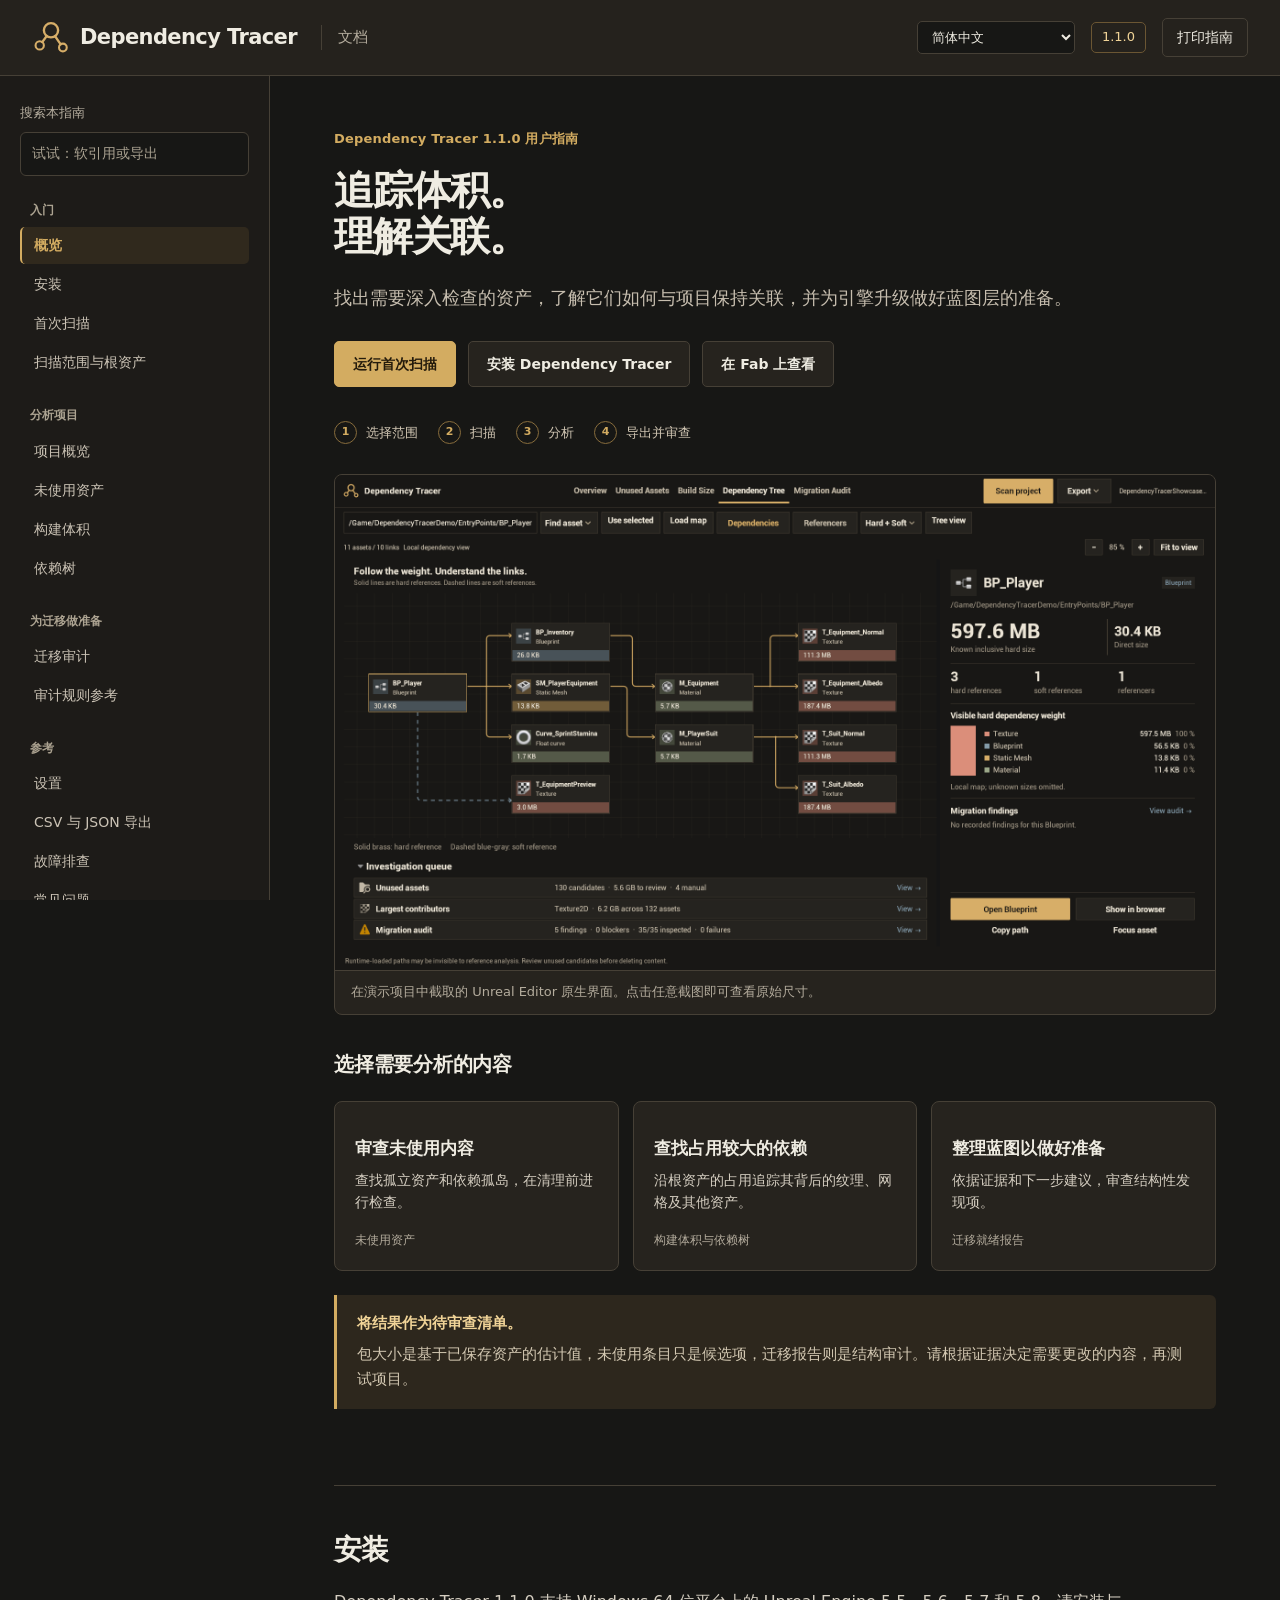
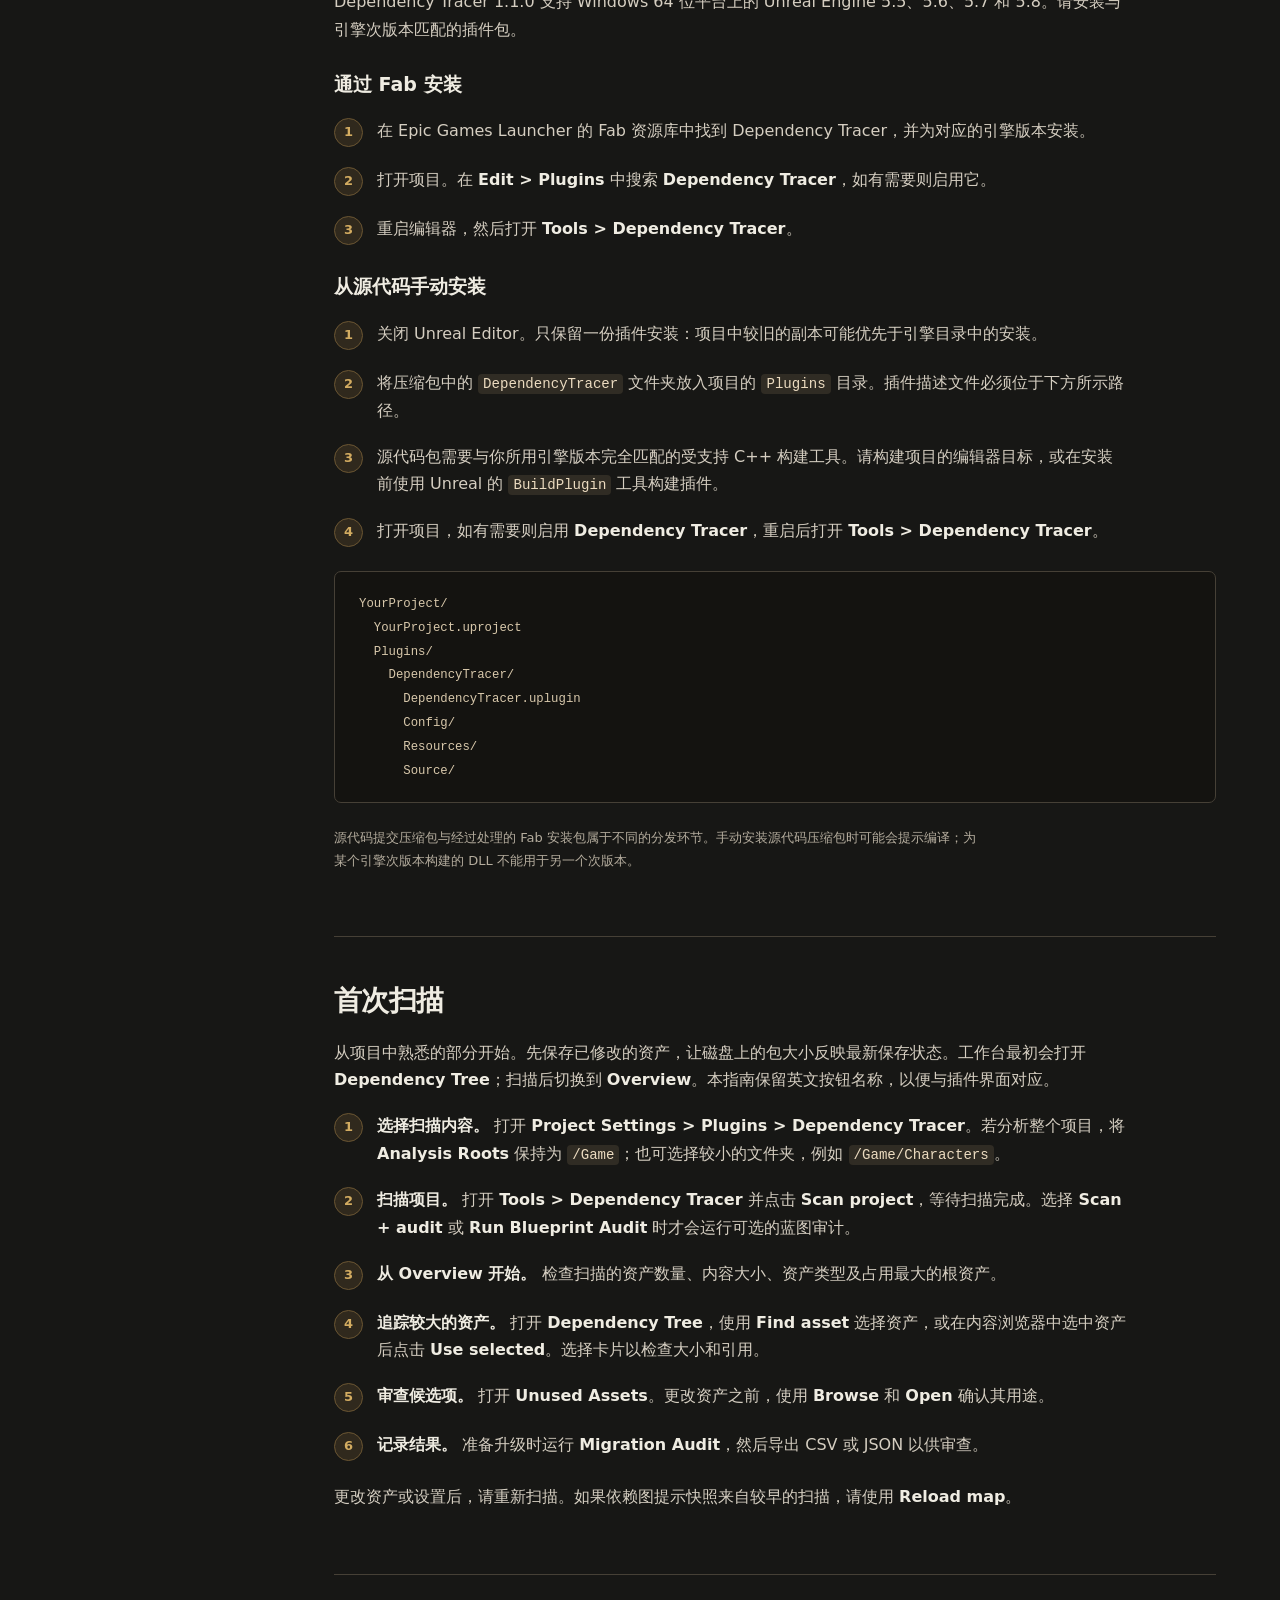
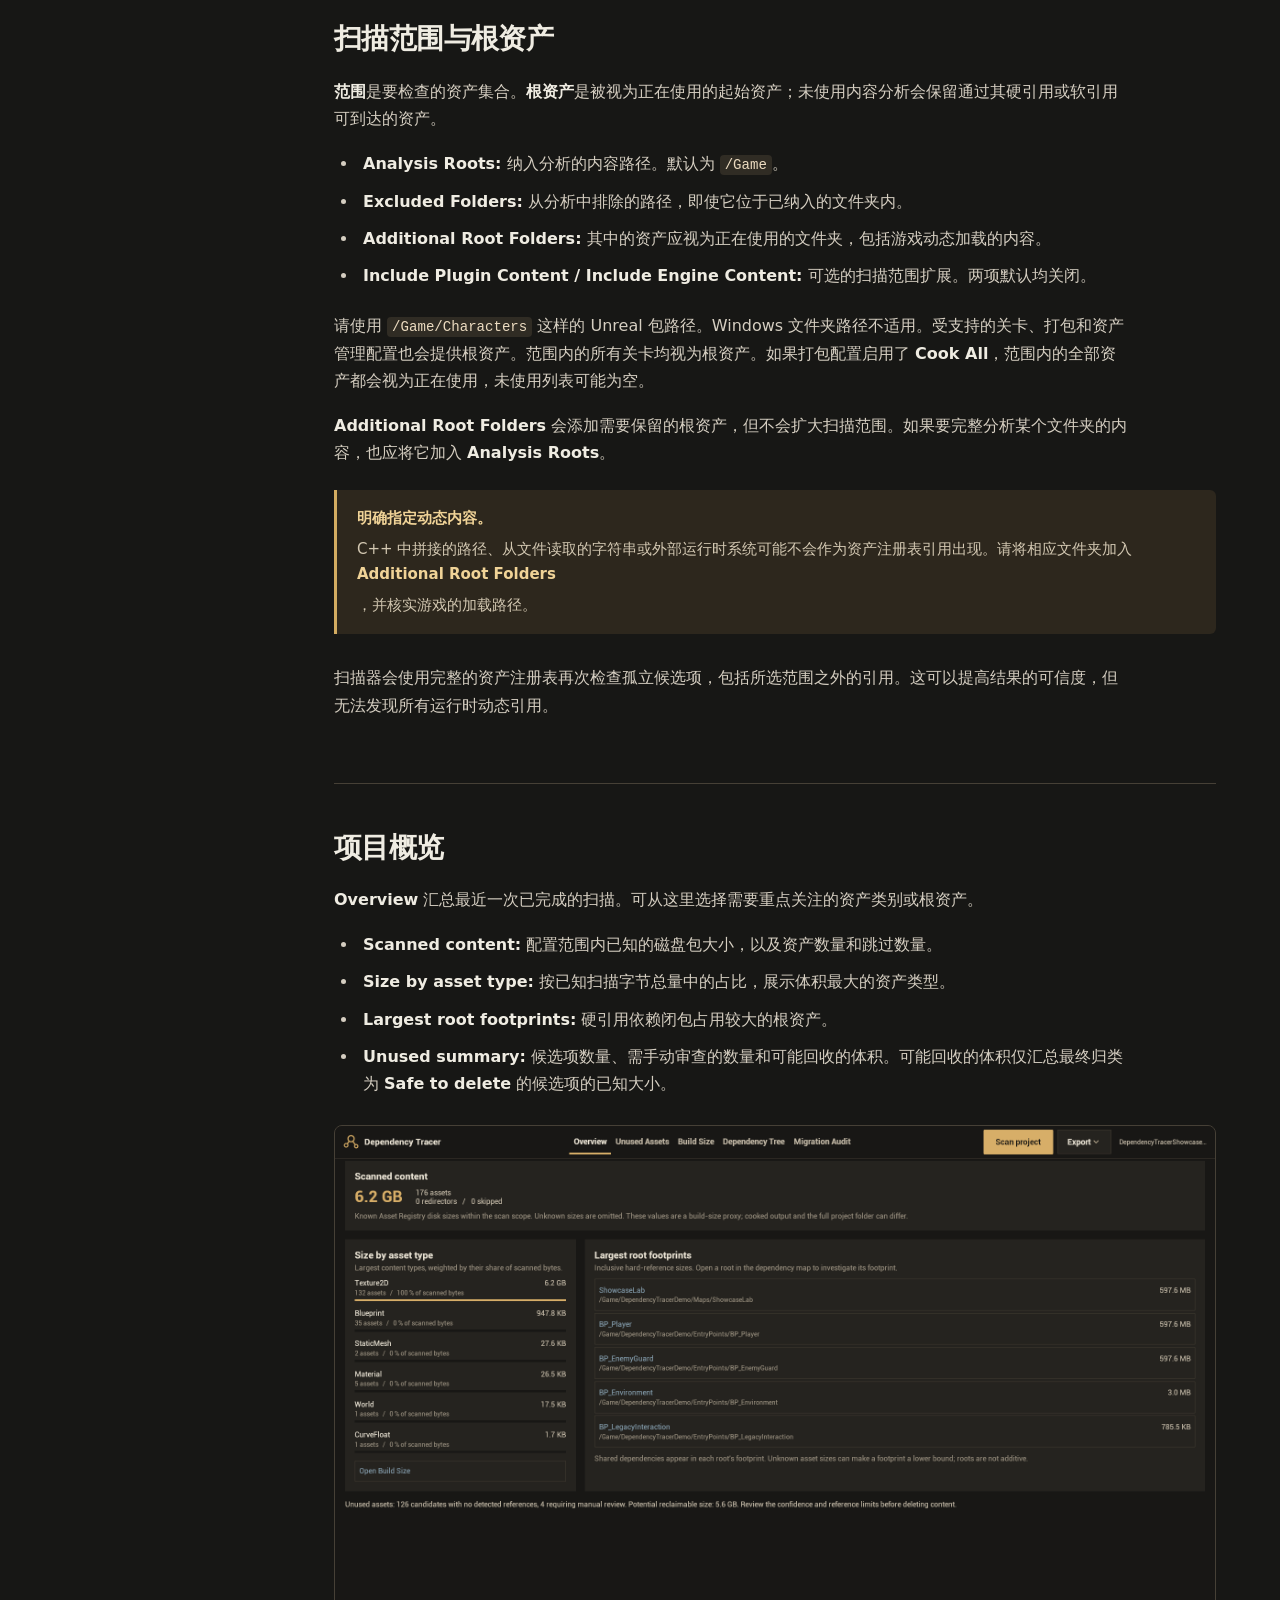
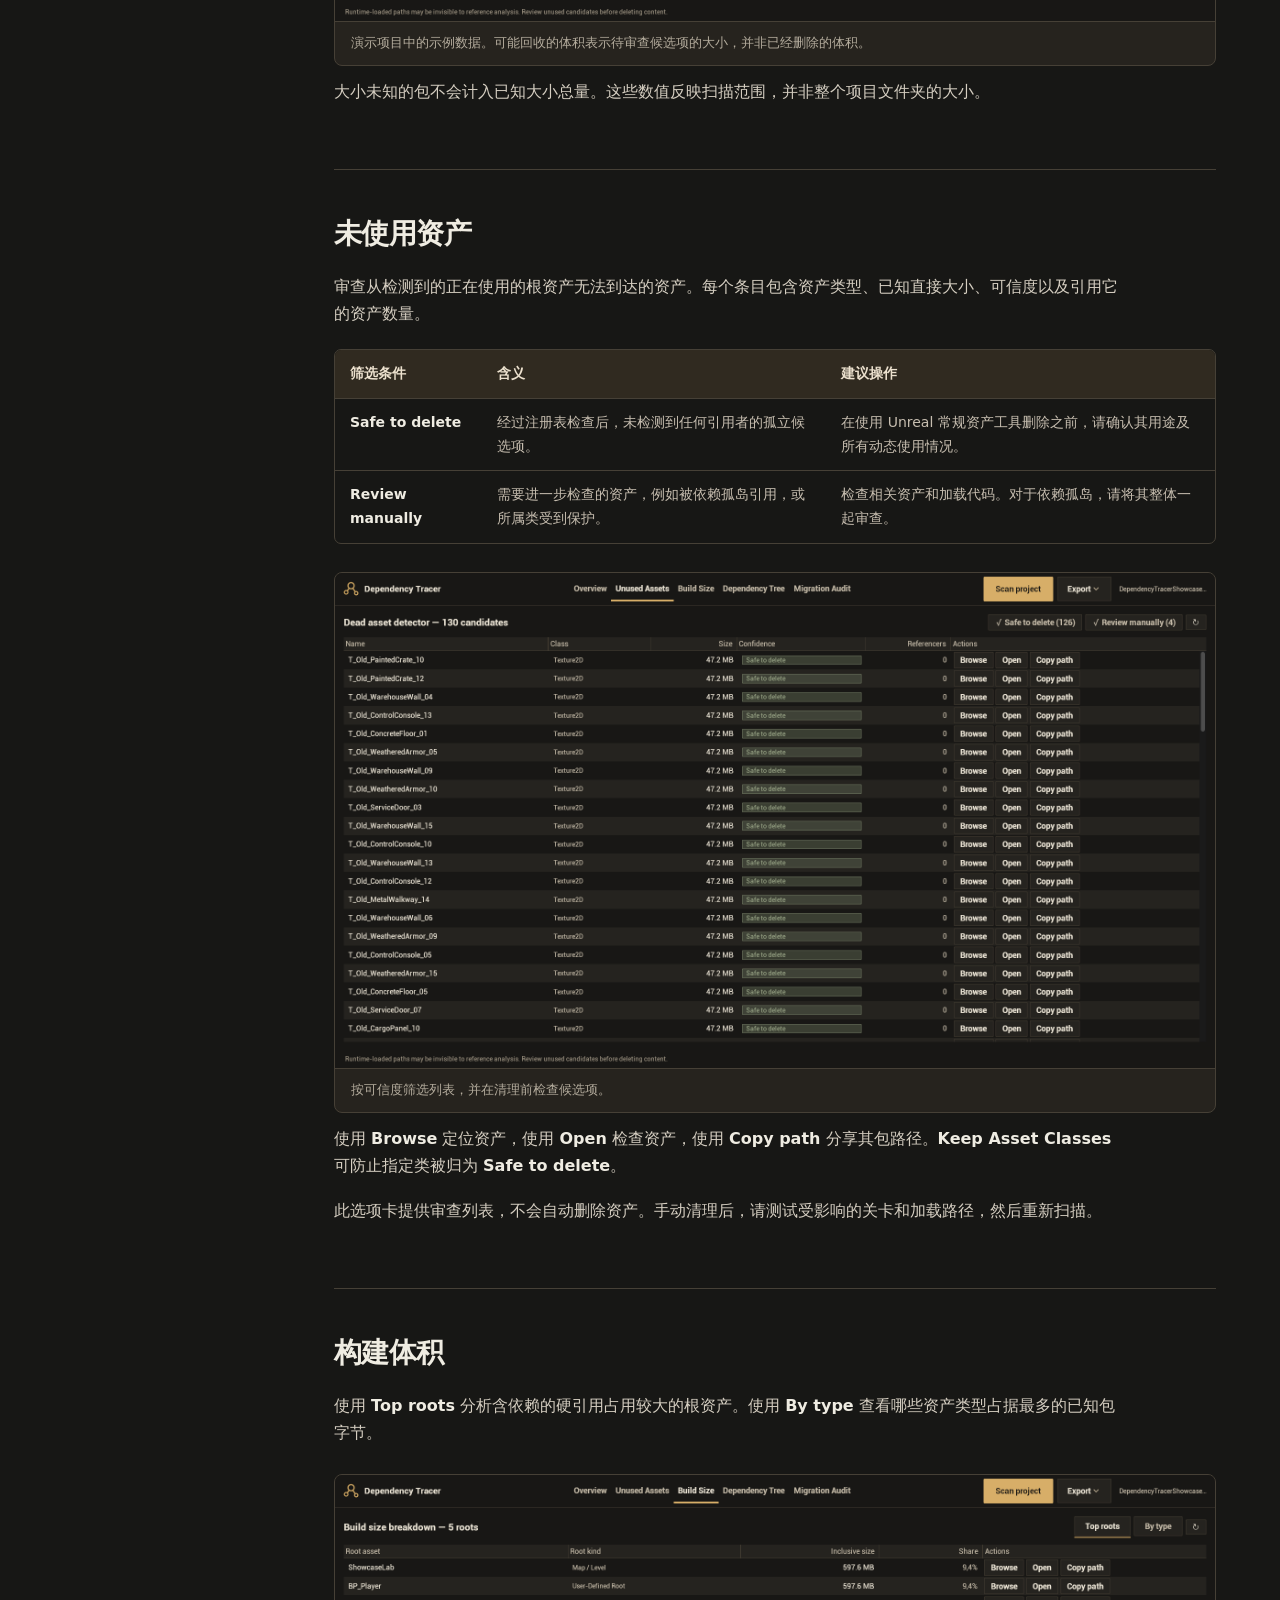
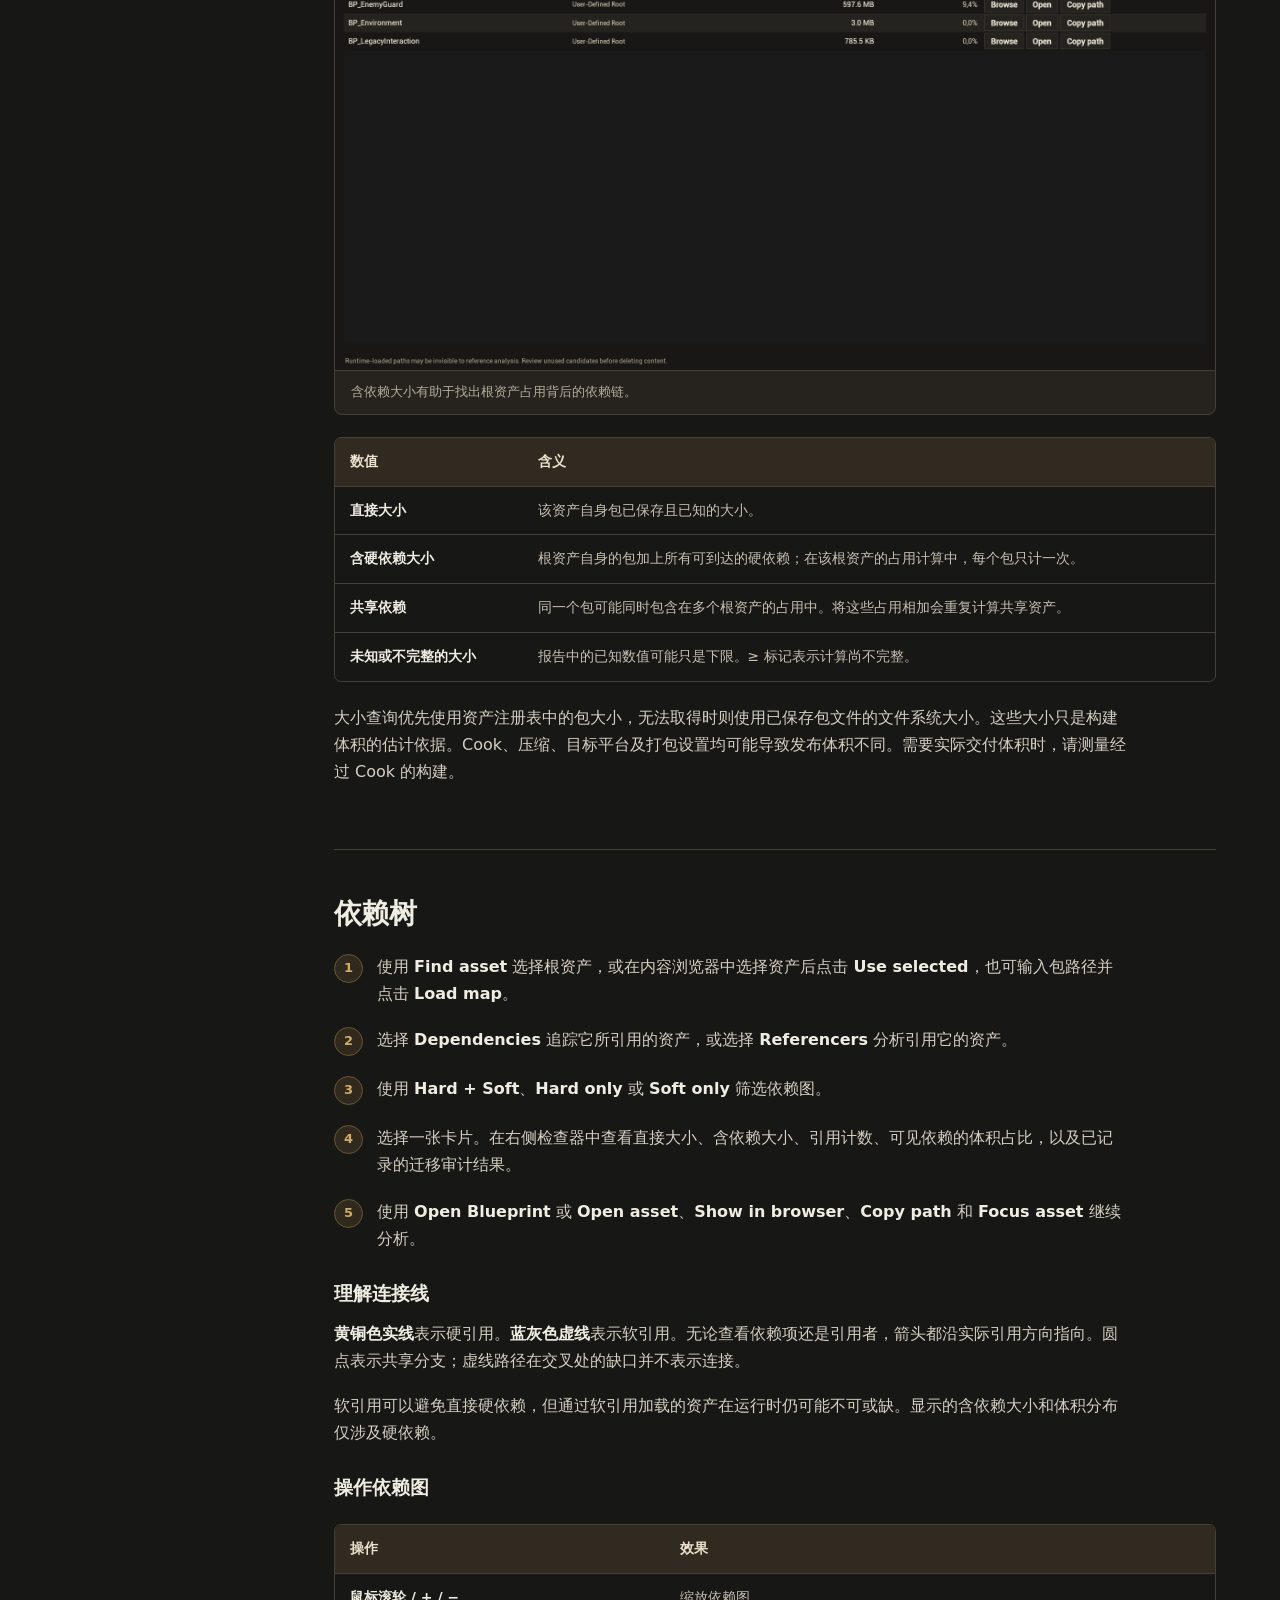
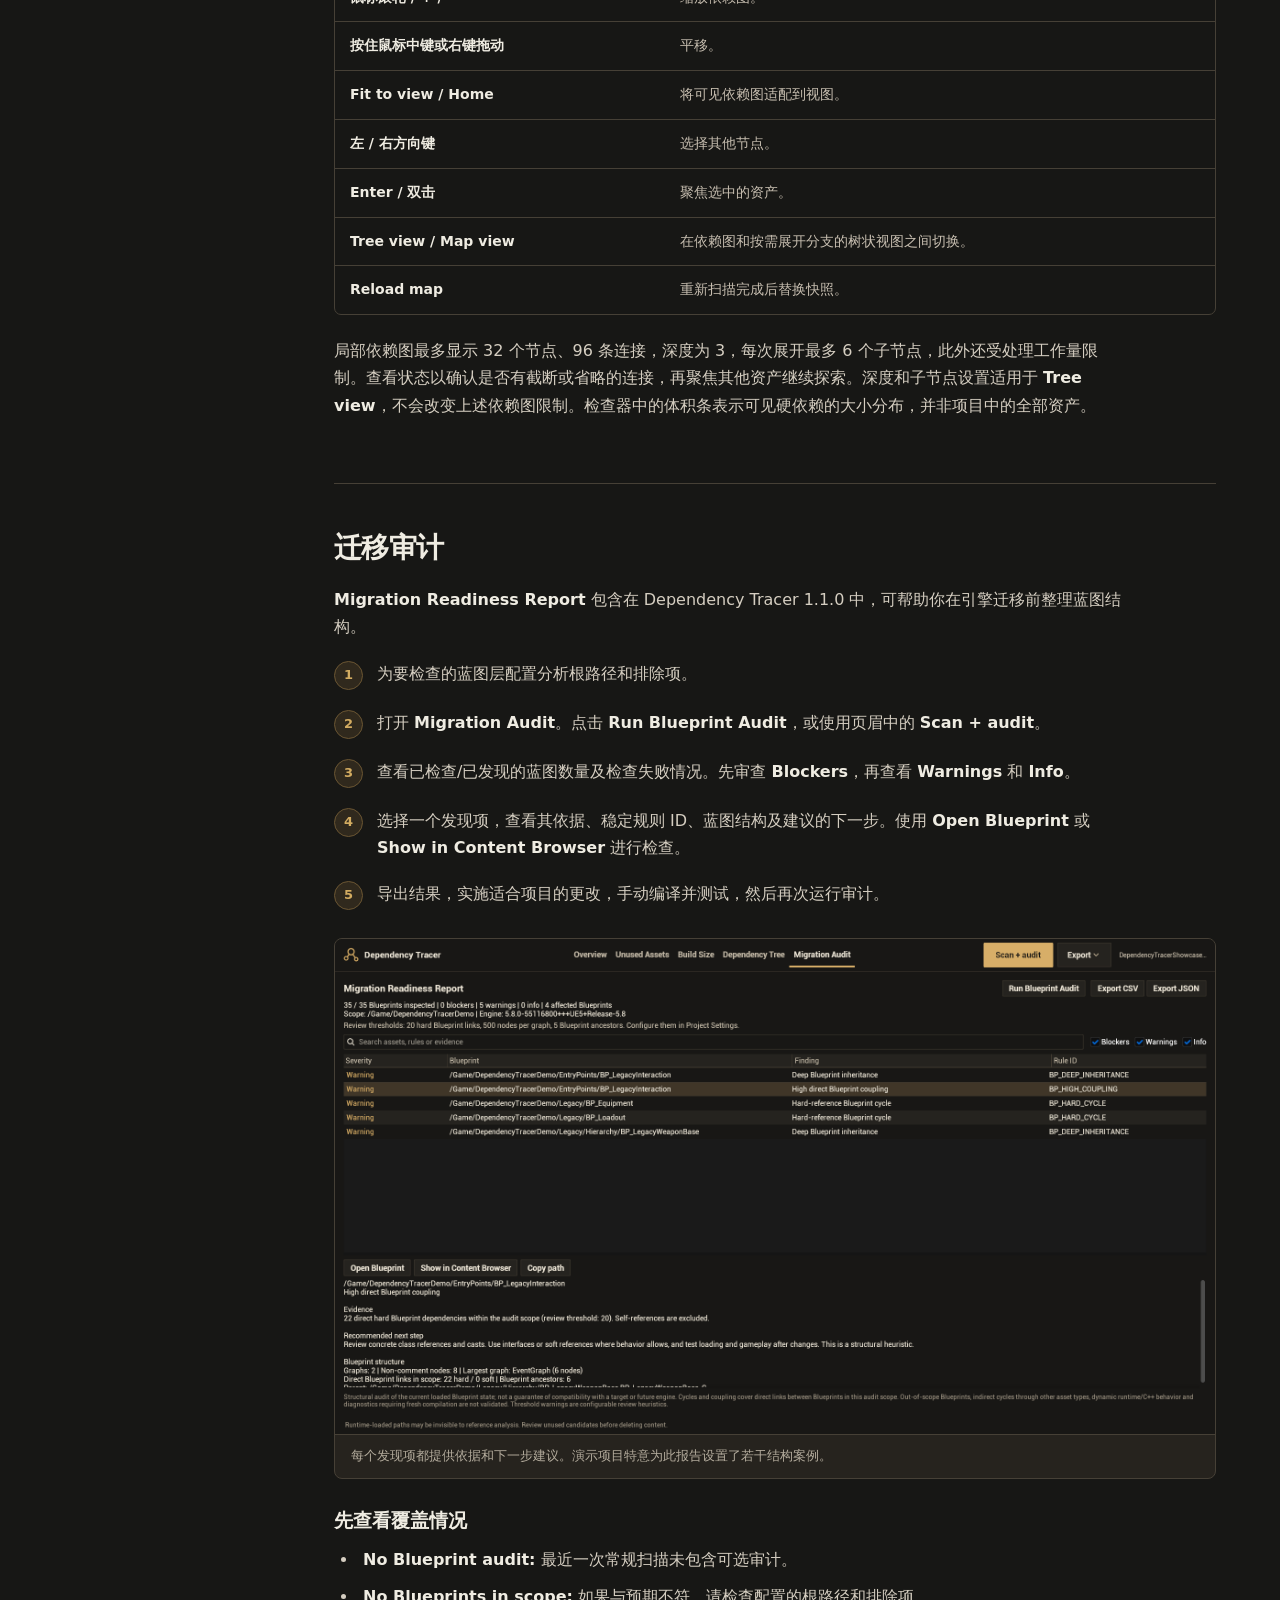
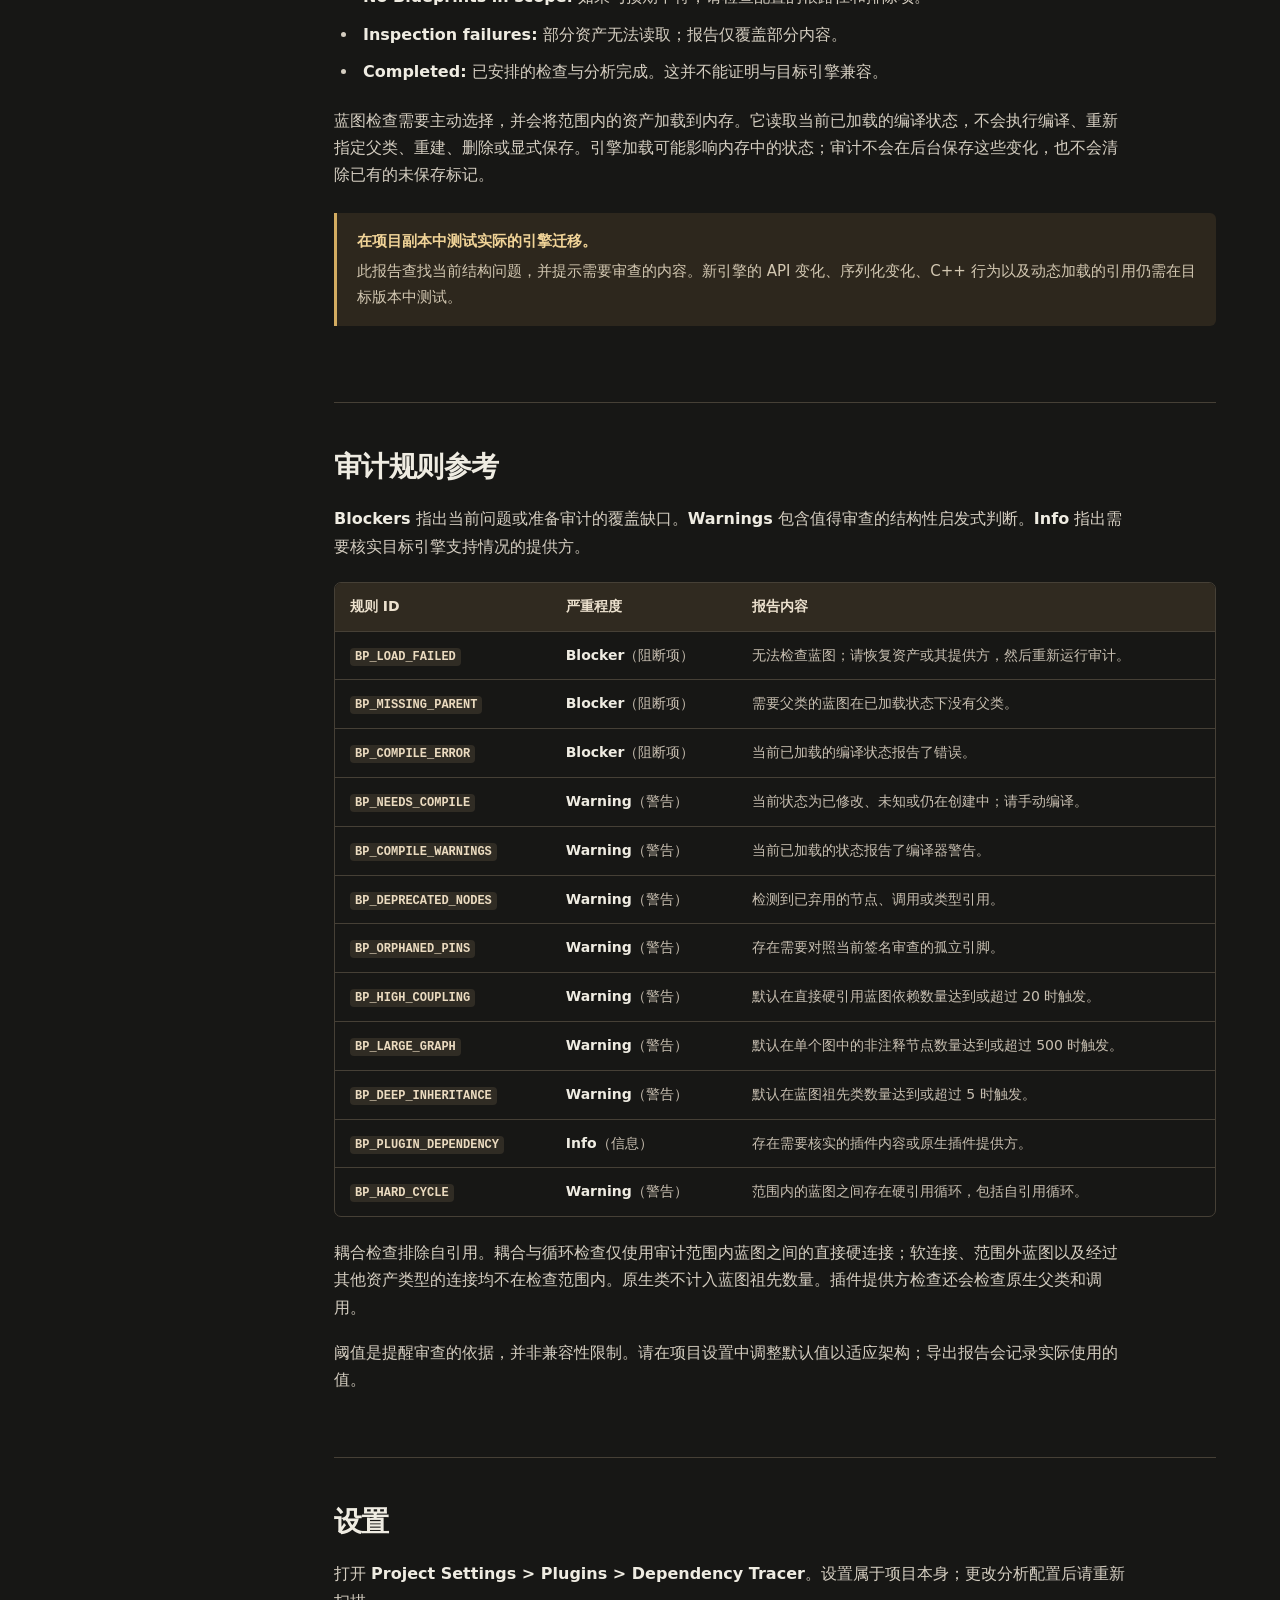
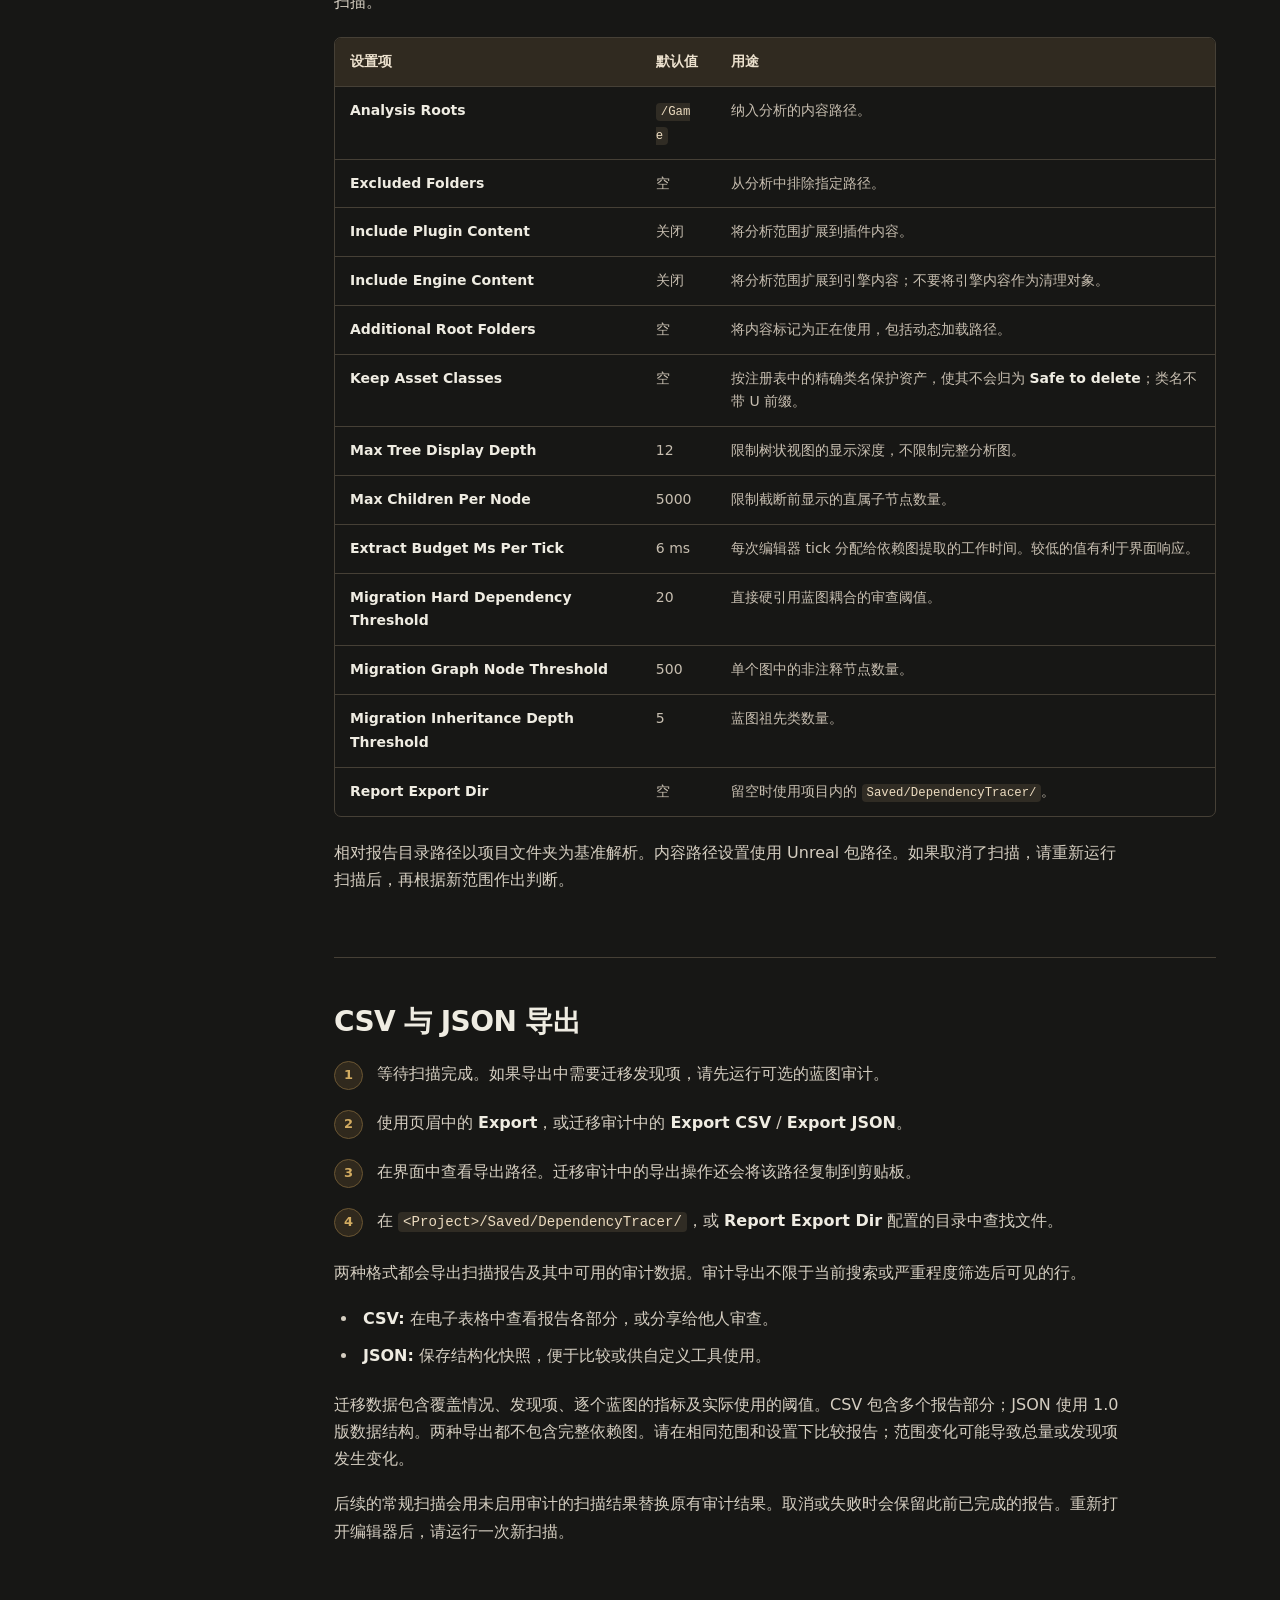
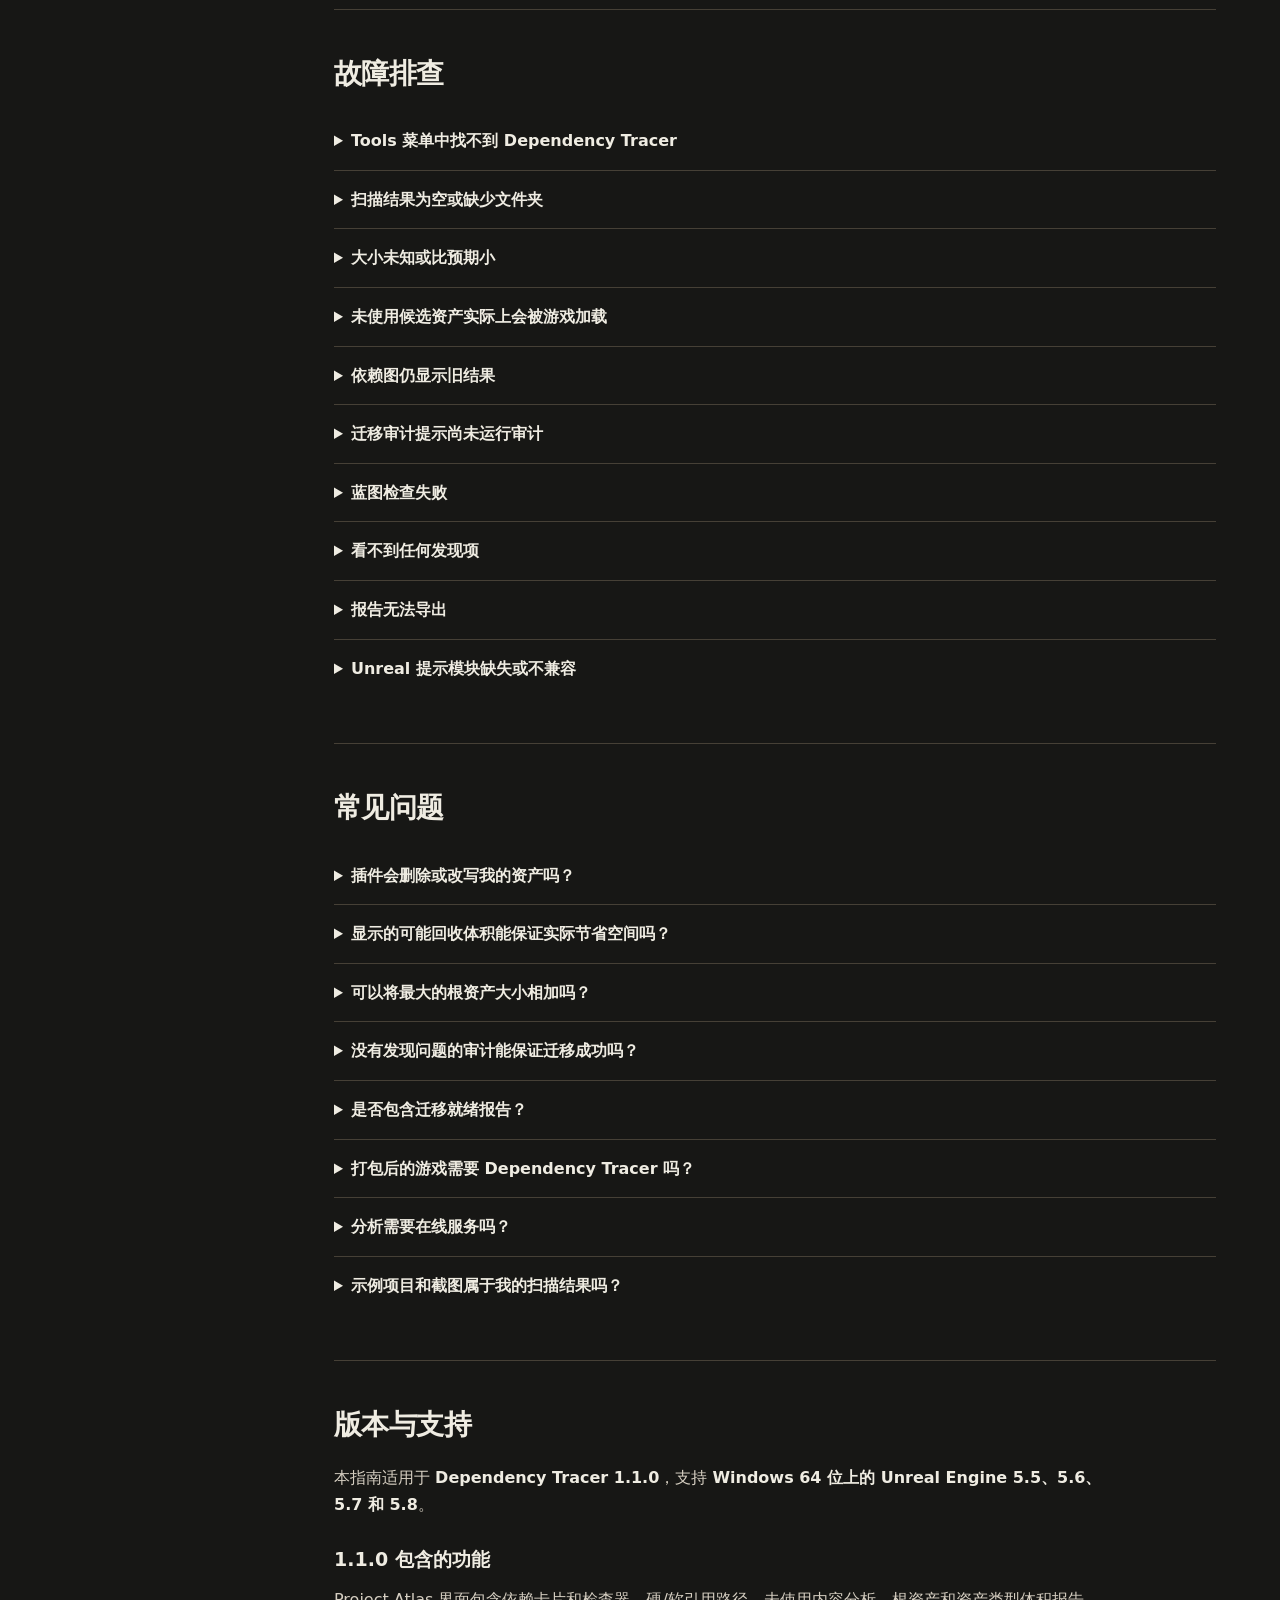
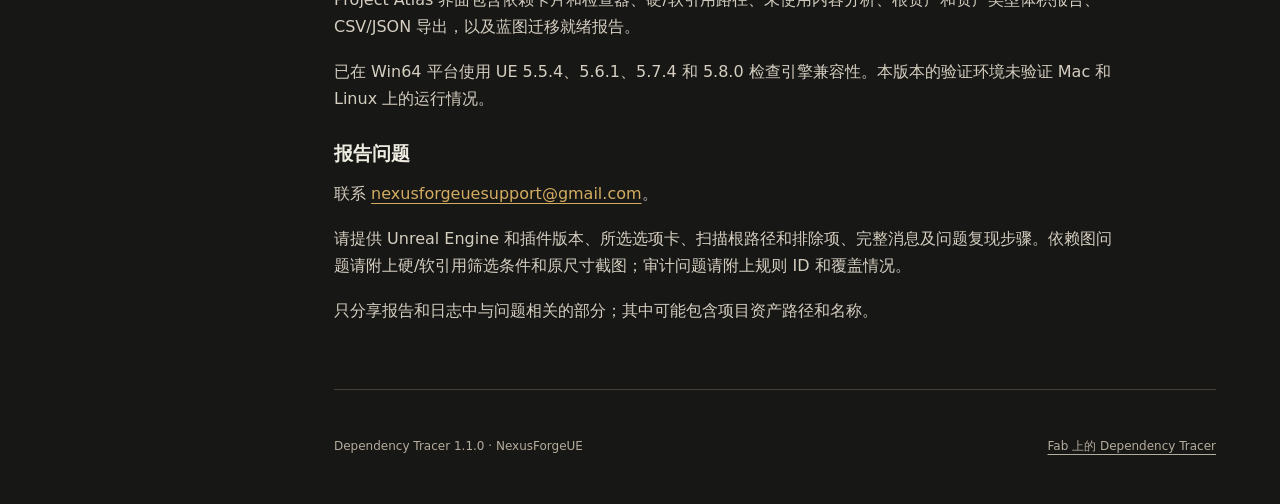
<file: zh-Hans/index.html>
<!doctype html>
<html lang="zh-Hans">
<head>
  <meta charset="utf-8">
  <meta name="viewport" content="width=device-width, initial-scale=1">
  <meta name="color-scheme" content="dark">
  <meta name="site-root" content="../">
  <meta name="description" content="安装 Dependency Tracer，审查未使用的 Unreal Engine 资产，探索硬引用和软引用，分析资产体积，并使用蓝图迁移就绪报告。">
  <title>Dependency Tracer 文档 | Unreal Engine</title>
  <link rel="canonical" href="https://nexusforgeue.github.io/dependencytracer-docs/zh-Hans/">
  <link rel="alternate" hreflang="en" href="https://nexusforgeue.github.io/dependencytracer-docs/">
  <link rel="alternate" hreflang="zh-Hans" href="https://nexusforgeue.github.io/dependencytracer-docs/zh-Hans/">
  <link rel="alternate" hreflang="ru" href="https://nexusforgeue.github.io/dependencytracer-docs/ru/">
  <link rel="alternate" hreflang="es" href="https://nexusforgeue.github.io/dependencytracer-docs/es/">
  <link rel="alternate" hreflang="pt-BR" href="https://nexusforgeue.github.io/dependencytracer-docs/pt-BR/">
  <link rel="alternate" hreflang="de" href="https://nexusforgeue.github.io/dependencytracer-docs/de/">
  <link rel="alternate" hreflang="ja" href="https://nexusforgeue.github.io/dependencytracer-docs/ja/">
  <link rel="alternate" hreflang="fr" href="https://nexusforgeue.github.io/dependencytracer-docs/fr/">
  <link rel="alternate" hreflang="ko" href="https://nexusforgeue.github.io/dependencytracer-docs/ko/">
  <link rel="alternate" hreflang="x-default" href="https://nexusforgeue.github.io/dependencytracer-docs/">
  <link rel="icon" type="image/svg+xml" href="../assets/dependencytracer.svg">
  <link rel="stylesheet" href="../assets/style.css">
  <script src="../assets/app.js" defer></script>
</head>
<body data-search-one="找到 {count} 个章节。" data-search-many="找到 {count} 个章节。" data-search-empty="未找到章节。请尝试更短的搜索词。">
  <a class="skip-link" href="#main">跳转到文档</a>
  <header class="site-header">
    <a class="brand" href="#overview" aria-label="Dependency Tracer 文档首页"><img src="../assets/dependencytracer.svg" alt="" width="38" height="38"><span>Dependency Tracer</span></a>
    <span class="header-label">文档</span>
    <div class="header-actions"><label class="language-picker"><span class="visually-hidden">文档语言</span><select id="doc-locale" aria-label="文档语言"><option value="en">English</option><option value="zh-Hans" selected>简体中文</option><option value="ru">Русский</option><option value="es">Español</option><option value="pt-BR">Português (Brasil)</option><option value="de">Deutsch</option><option value="ja">日本語</option><option value="fr">Français</option><option value="ko">한국어</option></select></label><span class="version">1.1.0</span><button class="print-button" type="button" id="print-guide">打印指南</button><button class="menu-button" type="button" id="menu-toggle" aria-controls="sidebar" aria-expanded="false">菜单</button></div>
  </header>
  <div class="site-layout">
    <aside class="sidebar" id="sidebar">
      <div class="search-box"><label for="doc-search">搜索本指南</label><input id="doc-search" type="search" placeholder="试试：软引用或导出" autocomplete="off" aria-controls="search-results"><div id="search-results" class="search-results" hidden></div><p class="visually-hidden" id="search-status" role="status"></p></div>
      <nav aria-label="文档章节">
        <p class="nav-heading">入门</p>
        <a href="#overview" aria-current="location">概览</a><a href="#installation">安装</a><a href="#quick-start">首次扫描</a><a href="#scope">扫描范围与根资产</a>
        <p class="nav-heading">分析项目</p>
        <a href="#project-overview">项目概览</a><a href="#unused-assets">未使用资产</a><a href="#build-size">构建体积</a><a href="#dependency-tree">依赖树</a>
        <p class="nav-heading">为迁移做准备</p>
        <a href="#migration-audit">迁移审计</a><a href="#audit-rules">审计规则参考</a>
        <p class="nav-heading">参考</p>
        <a href="#settings">设置</a><a href="#exports">CSV 与 JSON 导出</a><a href="#troubleshooting">故障排查</a><a href="#faq">常见问题</a><a href="#version">版本与支持</a>
      </nav>
      <div class="sidebar-footer">Unreal Engine 5.5 / 5.6 / 5.7 / 5.8<br>Windows 64 位</div>
    </aside>
    <main id="main" tabindex="-1">
      <section class="doc-section overview" id="overview" aria-labelledby="overview-title" data-search="入门 简介 资产 优化 依赖 迁移 体积 蓝图 Blueprint">
        <p class="eyebrow">Dependency Tracer 1.1.0 用户指南</p>
        <h1 id="overview-title">追踪体积。<br>理解关联。</h1>
        <p class="lead">找出需要深入检查的资产，了解它们如何与项目保持关联，并为引擎升级做好蓝图层的准备。</p>
        <div class="intro-actions"><a class="primary-link" href="#quick-start">运行首次扫描</a><a class="secondary-link" href="#installation">安装 Dependency Tracer</a><a class="secondary-link" href="https://www.fab.com/listings/be0472f5-6168-438f-9bc7-d650cd8481aa">在 Fab 上查看</a></div>
        <div class="workflow" aria-label="四步分析流程"><span><b>1</b> 选择范围</span><span><b>2</b> 扫描</span><span><b>3</b> 分析</span><span><b>4</b> 导出并审查</span></div>
        <figure class="screenshot hero-figure"><a href="../assets/screens/dependency-tree.png" target="_blank" rel="noopener" aria-label="以原始尺寸打开依赖图截图"><img src="../assets/screens/dependency-tree.png" width="1920" height="1080" alt="Dependency Tracer 的实际依赖图，显示黄铜色硬引用分支、软引用虚线路径以及选中资产的检查器。"></a><figcaption>在演示项目中截取的 Unreal Editor 原生界面。点击任意截图即可查看原始尺寸。</figcaption></figure>
        <h2>选择需要分析的内容</h2>
        <div class="method-cards"><a href="#unused-assets"><h3>审查未使用内容</h3><p>查找孤立资产和依赖孤岛，在清理前进行检查。</p><span>未使用资产</span></a><a href="#build-size"><h3>查找占用较大的依赖</h3><p>沿根资产的占用追踪其背后的纹理、网格及其他资产。</p><span>构建体积与依赖树</span></a><a href="#migration-audit"><h3>整理蓝图以做好准备</h3><p>依据证据和下一步建议，审查结构性发现项。</p><span>迁移就绪报告</span></a></div>
        <div class="intro-note"><strong>将结果作为待审查清单。</strong> 包大小是基于已保存资产的估计值，未使用条目只是候选项，迁移报告则是结构审计。请根据证据决定需要更改的内容，再测试项目。</div>
      </section>
      <section class="doc-section" id="installation" aria-labelledby="installation-title" data-search="安装 Fab Launcher ZIP 源代码 编译器 构建 模块缺失 启用 Windows Plugins 版本">
        <h2 id="installation-title">安装</h2>
        <p>Dependency Tracer 1.1.0 支持 Windows 64 位平台上的 Unreal Engine 5.5、5.6、5.7 和 5.8。请安装与引擎次版本匹配的插件包。</p>
        <h3>通过 Fab 安装</h3>
        <ol class="steps"><li>在 Epic Games Launcher 的 Fab 资源库中找到 Dependency Tracer，并为对应的引擎版本安装。</li><li>打开项目。在 <strong>Edit &gt; Plugins</strong> 中搜索 <strong>Dependency Tracer</strong>，如有需要则启用它。</li><li>重启编辑器，然后打开 <strong>Tools &gt; Dependency Tracer</strong>。</li></ol>
        <h3>从源代码手动安装</h3>
        <ol class="steps"><li>关闭 Unreal Editor。只保留一份插件安装：项目中较旧的副本可能优先于引擎目录中的安装。</li><li>将压缩包中的 <code>DependencyTracer</code> 文件夹放入项目的 <code>Plugins</code> 目录。插件描述文件必须位于下方所示路径。</li><li>源代码包需要与你所用引擎版本完全匹配的受支持 C++ 构建工具。请构建项目的编辑器目标，或在安装前使用 Unreal 的 <code>BuildPlugin</code> 工具构建插件。</li><li>打开项目，如有需要则启用 <strong>Dependency Tracer</strong>，重启后打开 <strong>Tools &gt; Dependency Tracer</strong>。</li></ol>
        <pre><code>YourProject/
  YourProject.uproject
  Plugins/
    DependencyTracer/
      DependencyTracer.uplugin
      Config/
      Resources/
      Source/</code></pre>
        <p class="small">源代码提交压缩包与经过处理的 Fab 安装包属于不同的分发环节。手动安装源代码压缩包时可能会提示编译；为某个引擎次版本构建的 DLL 不能用于另一个次版本。</p>
      </section>
      <section class="doc-section" id="quick-start" aria-labelledby="quick-start-title" data-search="教程 首次 扫描 Scan project 资产 保存 选择 检查 审计 清理">
        <h2 id="quick-start-title">首次扫描</h2>
        <p>从项目中熟悉的部分开始。先保存已修改的资产，让磁盘上的包大小反映最新保存状态。工作台最初会打开 <strong>Dependency Tree</strong>；扫描后切换到 <strong>Overview</strong>。本指南保留英文按钮名称，以便与插件界面对应。</p>
        <ol class="steps"><li><strong>选择扫描内容。</strong> 打开 <strong>Project Settings &gt; Plugins &gt; Dependency Tracer</strong>。若分析整个项目，将 <strong>Analysis Roots</strong> 保持为 <code>/Game</code>；也可选择较小的文件夹，例如 <code>/Game/Characters</code>。</li><li><strong>扫描项目。</strong> 打开 <strong>Tools &gt; Dependency Tracer</strong> 并点击 <strong>Scan project</strong>，等待扫描完成。选择 <strong>Scan + audit</strong> 或 <strong>Run Blueprint Audit</strong> 时才会运行可选的蓝图审计。</li><li><strong>从 Overview 开始。</strong> 检查扫描的资产数量、内容大小、资产类型及占用最大的根资产。</li><li><strong>追踪较大的资产。</strong> 打开 <strong>Dependency Tree</strong>，使用 <strong>Find asset</strong> 选择资产，或在内容浏览器中选中资产后点击 <strong>Use selected</strong>。选择卡片以检查大小和引用。</li><li><strong>审查候选项。</strong> 打开 <strong>Unused Assets</strong>。更改资产之前，使用 <strong>Browse</strong> 和 <strong>Open</strong> 确认其用途。</li><li><strong>记录结果。</strong> 准备升级时运行 <strong>Migration Audit</strong>，然后导出 CSV 或 JSON 以供审查。</li></ol>
        <p>更改资产或设置后，请重新扫描。如果依赖图提示快照来自较早的扫描，请使用 <strong>Reload map</strong>。</p>
      </section>
      <section class="doc-section" id="scope" aria-labelledby="scope-title" data-search="范围 Analysis Roots Excluded Folders Additional Root Folders 动态 加载 关卡 Cook 打包 主资产 根资产 插件 引擎 内容">
        <h2 id="scope-title">扫描范围与根资产</h2>
        <p><strong>范围</strong>是要检查的资产集合。<strong>根资产</strong>是被视为正在使用的起始资产；未使用内容分析会保留通过其硬引用或软引用可到达的资产。</p>
        <ul><li><strong>Analysis Roots:</strong> 纳入分析的内容路径。默认为 <code>/Game</code>。</li><li><strong>Excluded Folders:</strong> 从分析中排除的路径，即使它位于已纳入的文件夹内。</li><li><strong>Additional Root Folders:</strong> 其中的资产应视为正在使用的文件夹，包括游戏动态加载的内容。</li><li><strong>Include Plugin Content / Include Engine Content:</strong> 可选的扫描范围扩展。两项默认均关闭。</li></ul>
        <p>请使用 <code>/Game/Characters</code> 这样的 Unreal 包路径。Windows 文件夹路径不适用。受支持的关卡、打包和资产管理配置也会提供根资产。范围内的所有关卡均视为根资产。如果打包配置启用了 <strong>Cook All</strong>，范围内的全部资产都会视为正在使用，未使用列表可能为空。</p>
        <p><strong>Additional Root Folders</strong> 会添加需要保留的根资产，但不会扩大扫描范围。如果要完整分析某个文件夹的内容，也应将它加入 <strong>Analysis Roots</strong>。</p>
        <div class="callout"><strong>明确指定动态内容。</strong> C++ 中拼接的路径、从文件读取的字符串或外部运行时系统可能不会作为资产注册表引用出现。请将相应文件夹加入 <strong>Additional Root Folders</strong>，并核实游戏的加载路径。</div>
        <p>扫描器会使用完整的资产注册表再次检查孤立候选项，包括所选范围之外的引用。这可以提高结果的可信度，但无法发现所有运行时动态引用。</p>
      </section>
      <section class="doc-section" id="project-overview" aria-labelledby="project-overview-title" data-search="Overview 概览 总计 扫描 内容 大小 类型 最大 根资产 跳过 重定向器 包">
        <h2 id="project-overview-title">项目概览</h2>
        <p><strong>Overview</strong> 汇总最近一次已完成的扫描。可从这里选择需要重点关注的资产类别或根资产。</p>
        <ul><li><strong>Scanned content:</strong> 配置范围内已知的磁盘包大小，以及资产数量和跳过数量。</li><li><strong>Size by asset type:</strong> 按已知扫描字节总量中的占比，展示体积最大的资产类型。</li><li><strong>Largest root footprints:</strong> 硬引用依赖闭包占用较大的根资产。</li><li><strong>Unused summary:</strong> 候选项数量、需手动审查的数量和可能回收的体积。可能回收的体积仅汇总最终归类为 <strong>Safe to delete</strong> 的候选项的已知大小。</li></ul>
        <figure class="screenshot"><a href="../assets/screens/overview.png" target="_blank" rel="noopener"><img src="../assets/screens/overview.png" width="1920" height="1080" alt="概览页面展示扫描包大小、资产类型以及占用较大的根资产。" loading="lazy"></a><figcaption>演示项目中的示例数据。可能回收的体积表示待审查候选项的大小，并非已经删除的体积。</figcaption></figure>
        <p>大小未知的包不会计入已知大小总量。这些数值反映扫描范围，并非整个项目文件夹的大小。</p>
      </section>
      <section class="doc-section" id="unused-assets" aria-labelledby="unused-assets-title" data-search="Unused Assets Safe to delete Review manually 未使用资产 可信度 删除 清理 孤立 依赖孤岛 引用者 动态引用">
        <h2 id="unused-assets-title">未使用资产</h2>
        <p>审查从检测到的正在使用的根资产无法到达的资产。每个条目包含资产类型、已知直接大小、可信度以及引用它的资产数量。</p>
        <div class="table-scroll"><table><caption>未使用资产的可信度</caption><thead><tr><th>筛选条件</th><th>含义</th><th>建议操作</th></tr></thead><tbody><tr><td><strong>Safe to delete</strong></td><td>经过注册表检查后，未检测到任何引用者的孤立候选项。</td><td>在使用 Unreal 常规资产工具删除之前，请确认其用途及所有动态使用情况。</td></tr><tr><td><strong>Review manually</strong></td><td>需要进一步检查的资产，例如被依赖孤岛引用，或所属类受到保护。</td><td>检查相关资产和加载代码。对于依赖孤岛，请将其整体一起审查。</td></tr></tbody></table></div>
        <figure class="screenshot"><a href="../assets/screens/unused-assets.png" target="_blank" rel="noopener"><img src="../assets/screens/unused-assets.png" width="1920" height="1080" alt="未使用资产列表显示候选项的大小、可信度、引用者，以及浏览、打开和复制路径操作。" loading="lazy"></a><figcaption>按可信度筛选列表，并在清理前检查候选项。</figcaption></figure>
        <p>使用 <strong>Browse</strong> 定位资产，使用 <strong>Open</strong> 检查资产，使用 <strong>Copy path</strong> 分享其包路径。<strong>Keep Asset Classes</strong> 可防止指定类被归为 <strong>Safe to delete</strong>。</p>
        <p>此选项卡提供审查列表，不会自动删除资产。手动清理后，请测试受影响的关卡和加载路径，然后重新扫描。</p>
      </section>
      <section class="doc-section" id="build-size" aria-labelledby="build-size-title" data-search="Build Size Top roots By type 构建体积 根资产 按类型 含依赖 直接 共享 纹理 网格 字节 Cook 压缩 打包 估计">
        <h2 id="build-size-title">构建体积</h2>
        <p>使用 <strong>Top roots</strong> 分析含依赖的硬引用占用较大的根资产。使用 <strong>By type</strong> 查看哪些资产类型占据最多的已知包字节。</p>
        <figure class="screenshot"><a href="../assets/screens/build-size.png" target="_blank" rel="noopener"><img src="../assets/screens/build-size.png" width="1920" height="1080" alt="构建体积页面展示根资产及其含依赖大小、占比和资产操作。" loading="lazy"></a><figcaption>含依赖大小有助于找出根资产占用背后的依赖链。</figcaption></figure>
        <div class="table-scroll"><table><caption>资产的直接大小与含依赖大小</caption><thead><tr><th>数值</th><th>含义</th></tr></thead><tbody><tr><td>直接大小</td><td>该资产自身包已保存且已知的大小。</td></tr><tr><td>含硬依赖大小</td><td>根资产自身的包加上所有可到达的硬依赖；在该根资产的占用计算中，每个包只计一次。</td></tr><tr><td>共享依赖</td><td>同一个包可能同时包含在多个根资产的占用中。将这些占用相加会重复计算共享资产。</td></tr><tr><td>未知或不完整的大小</td><td>报告中的已知数值可能只是下限。≥ 标记表示计算尚不完整。</td></tr></tbody></table></div>
        <p>大小查询优先使用资产注册表中的包大小，无法取得时则使用已保存包文件的文件系统大小。这些大小只是构建体积的估计依据。Cook、压缩、目标平台及打包设置均可能导致发布体积不同。需要实际交付体积时，请测量经过 Cook 的构建。</p>
      </section>
      <section class="doc-section" id="dependency-tree" aria-labelledby="dependency-tree-title" data-search="Dependency Tree 依赖树 依赖图 图 检查器 硬引用 软引用 引用者 箭头 缩放 平移 键盘 选中 Find asset Fit to view Load map Reload map Tree view">
        <h2 id="dependency-tree-title">依赖树</h2>
        <ol class="steps"><li>使用 <strong>Find asset</strong> 选择根资产，或在内容浏览器中选择资产后点击 <strong>Use selected</strong>，也可输入包路径并点击 <strong>Load map</strong>。</li><li>选择 <strong>Dependencies</strong> 追踪它所引用的资产，或选择 <strong>Referencers</strong> 分析引用它的资产。</li><li>使用 <strong>Hard + Soft</strong>、<strong>Hard only</strong> 或 <strong>Soft only</strong> 筛选依赖图。</li><li>选择一张卡片。在右侧检查器中查看直接大小、含依赖大小、引用计数、可见依赖的体积占比，以及已记录的迁移审计结果。</li><li>使用 <strong>Open Blueprint</strong> 或 <strong>Open asset</strong>、<strong>Show in browser</strong>、<strong>Copy path</strong> 和 <strong>Focus asset</strong> 继续分析。</li></ol>
        <h3>理解连接线</h3>
        <p><strong>黄铜色实线</strong>表示硬引用。<strong>蓝灰色虚线</strong>表示软引用。无论查看依赖项还是引用者，箭头都沿实际引用方向指向。圆点表示共享分支；虚线路径在交叉处的缺口并不表示连接。</p>
        <p>软引用可以避免直接硬依赖，但通过软引用加载的资产在运行时仍可能不可或缺。显示的含依赖大小和体积分布仅涉及硬依赖。</p>
        <h3>操作依赖图</h3>
        <div class="table-scroll"><table><caption>依赖图操作方式</caption><thead><tr><th>操作</th><th>效果</th></tr></thead><tbody><tr><td>鼠标滚轮 / + / −</td><td>缩放依赖图。</td></tr><tr><td>按住鼠标中键或右键拖动</td><td>平移。</td></tr><tr><td><strong>Fit to view</strong> / Home</td><td>将可见依赖图适配到视图。</td></tr><tr><td>左 / 右方向键</td><td>选择其他节点。</td></tr><tr><td>Enter / 双击</td><td>聚焦选中的资产。</td></tr><tr><td><strong>Tree view / Map view</strong></td><td>在依赖图和按需展开分支的树状视图之间切换。</td></tr><tr><td><strong>Reload map</strong></td><td>重新扫描完成后替换快照。</td></tr></tbody></table></div>
        <p>局部依赖图最多显示 32 个节点、96 条连接，深度为 3，每次展开最多 6 个子节点，此外还受处理工作量限制。查看状态以确认是否有截断或省略的连接，再聚焦其他资产继续探索。深度和子节点设置适用于 <strong>Tree view</strong>，不会改变上述依赖图限制。检查器中的体积条表示可见硬依赖的大小分布，并非项目中的全部资产。</p>
      </section>
      <section class="doc-section" id="migration-audit" aria-labelledby="migration-audit-title" data-search="Migration Audit Migration Readiness Report 蓝图 升级 引擎 迁移审计 阻断 警告 信息 覆盖 检查 编译 保存 提供方 阈值">
        <h2 id="migration-audit-title">迁移审计</h2>
        <p><strong>Migration Readiness Report</strong> 包含在 Dependency Tracer 1.1.0 中，可帮助你在引擎迁移前整理蓝图结构。</p>
        <ol class="steps"><li>为要检查的蓝图层配置分析根路径和排除项。</li><li>打开 <strong>Migration Audit</strong>。点击 <strong>Run Blueprint Audit</strong>，或使用页眉中的 <strong>Scan + audit</strong>。</li><li>查看已检查/已发现的蓝图数量及检查失败情况。先审查 <strong>Blockers</strong>，再查看 <strong>Warnings</strong> 和 <strong>Info</strong>。</li><li>选择一个发现项，查看其依据、稳定规则 ID、蓝图结构及建议的下一步。使用 <strong>Open Blueprint</strong> 或 <strong>Show in Content Browser</strong> 进行检查。</li><li>导出结果，实施适合项目的更改，手动编译并测试，然后再次运行审计。</li></ol>
        <figure class="screenshot"><a href="../assets/screens/migration-audit.png" target="_blank" rel="noopener"><img src="../assets/screens/migration-audit.png" width="1920" height="1080" alt="迁移就绪报告展示蓝图覆盖情况、严重程度筛选、发现项、依据和建议的下一步。" loading="lazy"></a><figcaption>每个发现项都提供依据和下一步建议。演示项目特意为此报告设置了若干结构案例。</figcaption></figure>
        <h3>先查看覆盖情况</h3>
        <ul><li><strong>No Blueprint audit:</strong> 最近一次常规扫描未包含可选审计。</li><li><strong>No Blueprints in scope:</strong> 如果与预期不符，请检查配置的根路径和排除项。</li><li><strong>Inspection failures:</strong> 部分资产无法读取；报告仅覆盖部分内容。</li><li><strong>Completed:</strong> 已安排的检查与分析完成。这并不能证明与目标引擎兼容。</li></ul>
        <p>蓝图检查需要主动选择，并会将范围内的资产加载到内存。它读取当前已加载的编译状态，不会执行编译、重新指定父类、重建、删除或显式保存。引擎加载可能影响内存中的状态；审计不会在后台保存这些变化，也不会清除已有的未保存标记。</p>
        <div class="callout"><strong>在项目副本中测试实际的引擎迁移。</strong> 此报告查找当前结构问题，并提示需要审查的内容。新引擎的 API 变化、序列化变化、C++ 行为以及动态加载的引用仍需在目标版本中测试。</div>
      </section>
      <section class="doc-section" id="audit-rules" aria-labelledby="audit-rules-title" data-search="规则 ID BP_LOAD_FAILED BP_MISSING_PARENT BP_COMPILE_ERROR BP_NEEDS_COMPILE BP_COMPILE_WARNINGS BP_DEPRECATED_NODES BP_ORPHANED_PINS BP_HIGH_COUPLING BP_LARGE_GRAPH BP_DEEP_INHERITANCE BP_PLUGIN_DEPENDENCY BP_HARD_CYCLE">
        <h2 id="audit-rules-title">审计规则参考</h2>
        <p><strong>Blockers</strong> 指出当前问题或准备审计的覆盖缺口。<strong>Warnings</strong> 包含值得审查的结构性启发式判断。<strong>Info</strong> 指出需要核实目标引擎支持情况的提供方。</p>
        <div class="table-scroll"><table><caption>1.1.0 版本的迁移审计规则</caption><thead><tr><th>规则 ID</th><th>严重程度</th><th>报告内容</th></tr></thead><tbody>
          <tr><td><code class="rule-id">BP_LOAD_FAILED</code></td><td><strong>Blocker</strong>（阻断项）</td><td>无法检查蓝图；请恢复资产或其提供方，然后重新运行审计。</td></tr>
          <tr><td><code class="rule-id">BP_MISSING_PARENT</code></td><td><strong>Blocker</strong>（阻断项）</td><td>需要父类的蓝图在已加载状态下没有父类。</td></tr>
          <tr><td><code class="rule-id">BP_COMPILE_ERROR</code></td><td><strong>Blocker</strong>（阻断项）</td><td>当前已加载的编译状态报告了错误。</td></tr>
          <tr><td><code class="rule-id">BP_NEEDS_COMPILE</code></td><td><strong>Warning</strong>（警告）</td><td>当前状态为已修改、未知或仍在创建中；请手动编译。</td></tr>
          <tr><td><code class="rule-id">BP_COMPILE_WARNINGS</code></td><td><strong>Warning</strong>（警告）</td><td>当前已加载的状态报告了编译器警告。</td></tr>
          <tr><td><code class="rule-id">BP_DEPRECATED_NODES</code></td><td><strong>Warning</strong>（警告）</td><td>检测到已弃用的节点、调用或类型引用。</td></tr>
          <tr><td><code class="rule-id">BP_ORPHANED_PINS</code></td><td><strong>Warning</strong>（警告）</td><td>存在需要对照当前签名审查的孤立引脚。</td></tr>
          <tr><td><code class="rule-id">BP_HIGH_COUPLING</code></td><td><strong>Warning</strong>（警告）</td><td>默认在直接硬引用蓝图依赖数量达到或超过 20 时触发。</td></tr>
          <tr><td><code class="rule-id">BP_LARGE_GRAPH</code></td><td><strong>Warning</strong>（警告）</td><td>默认在单个图中的非注释节点数量达到或超过 500 时触发。</td></tr>
          <tr><td><code class="rule-id">BP_DEEP_INHERITANCE</code></td><td><strong>Warning</strong>（警告）</td><td>默认在蓝图祖先类数量达到或超过 5 时触发。</td></tr>
          <tr><td><code class="rule-id">BP_PLUGIN_DEPENDENCY</code></td><td><strong>Info</strong>（信息）</td><td>存在需要核实的插件内容或原生插件提供方。</td></tr>
          <tr><td><code class="rule-id">BP_HARD_CYCLE</code></td><td><strong>Warning</strong>（警告）</td><td>范围内的蓝图之间存在硬引用循环，包括自引用循环。</td></tr>
        </tbody></table></div>
        <p>耦合检查排除自引用。耦合与循环检查仅使用审计范围内蓝图之间的直接硬连接；软连接、范围外蓝图以及经过其他资产类型的连接均不在检查范围内。原生类不计入蓝图祖先数量。插件提供方检查还会检查原生父类和调用。</p>
        <p>阈值是提醒审查的依据，并非兼容性限制。请在项目设置中调整默认值以适应架构；导出报告会记录实际使用的值。</p>
      </section>
      <section class="doc-section" id="settings" aria-labelledby="settings-title" data-search="设置 默认值 范围 路径 排除 保留 类 预算 6 毫秒 12 深度 5000 子节点 20 500 5 阈值 Report Export Dir 配置">
        <h2 id="settings-title">设置</h2>
        <p>打开 <strong>Project Settings &gt; Plugins &gt; Dependency Tracer</strong>。设置属于项目本身；更改分析配置后请重新扫描。</p>
        <div class="table-scroll"><table><caption>Dependency Tracer 设置</caption><thead><tr><th>设置项</th><th>默认值</th><th>用途</th></tr></thead><tbody>
          <tr><td><strong>Analysis Roots</strong></td><td><code>/Game</code></td><td>纳入分析的内容路径。</td></tr><tr><td><strong>Excluded Folders</strong></td><td>空</td><td>从分析中排除指定路径。</td></tr><tr><td><strong>Include Plugin Content</strong></td><td>关闭</td><td>将分析范围扩展到插件内容。</td></tr><tr><td><strong>Include Engine Content</strong></td><td>关闭</td><td>将分析范围扩展到引擎内容；不要将引擎内容作为清理对象。</td></tr><tr><td><strong>Additional Root Folders</strong></td><td>空</td><td>将内容标记为正在使用，包括动态加载路径。</td></tr><tr><td><strong>Keep Asset Classes</strong></td><td>空</td><td>按注册表中的精确类名保护资产，使其不会归为 <strong>Safe to delete</strong>；类名不带 U 前缀。</td></tr><tr><td><strong>Max Tree Display Depth</strong></td><td>12</td><td>限制树状视图的显示深度，不限制完整分析图。</td></tr><tr><td><strong>Max Children Per Node</strong></td><td>5000</td><td>限制截断前显示的直属子节点数量。</td></tr><tr><td><strong>Extract Budget Ms Per Tick</strong></td><td>6 ms</td><td>每次编辑器 tick 分配给依赖图提取的工作时间。较低的值有利于界面响应。</td></tr><tr><td><strong>Migration Hard Dependency Threshold</strong></td><td>20</td><td>直接硬引用蓝图耦合的审查阈值。</td></tr><tr><td><strong>Migration Graph Node Threshold</strong></td><td>500</td><td>单个图中的非注释节点数量。</td></tr><tr><td><strong>Migration Inheritance Depth Threshold</strong></td><td>5</td><td>蓝图祖先类数量。</td></tr><tr><td><strong>Report Export Dir</strong></td><td>空</td><td>留空时使用项目内的 <code>Saved/DependencyTracer/</code>。</td></tr>
        </tbody></table></div>
        <p>相对报告目录路径以项目文件夹为基准解析。内容路径设置使用 Unreal 包路径。如果取消了扫描，请重新运行扫描后，再根据新范围作出判断。</p>
      </section>
      <section class="doc-section" id="exports" aria-labelledby="exports-title" data-search="导出 CSV JSON 报告 文件 Saved 数据结构 电子表格 覆盖 元数据 迁移 阈值 剪贴板 路径">
        <h2 id="exports-title">CSV 与 JSON 导出</h2>
        <ol class="steps"><li>等待扫描完成。如果导出中需要迁移发现项，请先运行可选的蓝图审计。</li><li>使用页眉中的 <strong>Export</strong>，或迁移审计中的 <strong>Export CSV</strong> / <strong>Export JSON</strong>。</li><li>在界面中查看导出路径。迁移审计中的导出操作还会将该路径复制到剪贴板。</li><li>在 <code>&lt;Project&gt;/Saved/DependencyTracer/</code>，或 <strong>Report Export Dir</strong> 配置的目录中查找文件。</li></ol>
        <p>两种格式都会导出扫描报告及其中可用的审计数据。审计导出不限于当前搜索或严重程度筛选后可见的行。</p>
        <ul><li><strong>CSV:</strong> 在电子表格中查看报告各部分，或分享给他人审查。</li><li><strong>JSON:</strong> 保存结构化快照，便于比较或供自定义工具使用。</li></ul>
        <p>迁移数据包含覆盖情况、发现项、逐个蓝图的指标及实际使用的阈值。CSV 包含多个报告部分；JSON 使用 1.0 版数据结构。两种导出都不包含完整依赖图。请在相同范围和设置下比较报告；范围变化可能导致总量或发现项发生变化。</p>
        <p>后续的常规扫描会用未启用审计的扫描结果替换原有审计结果。取消或失败时会保留此前已完成的报告。重新打开编辑器后，请运行一次新扫描。</p>
      </section>
      <section class="doc-section" id="troubleshooting" aria-labelledby="troubleshooting-title" data-search="帮助 缺失 Tools 禁用 空 扫描 路径错误 未知大小 旧快照 加载失败 未审计 导出拒绝 编译错误 模块">
        <h2 id="troubleshooting-title">故障排查</h2>
        <details class="qa"><summary>Tools 菜单中找不到 Dependency Tracer</summary><p>在 <strong>Edit &gt; Plugins</strong> 中启用插件并重启。检查描述文件是否直接位于正确的插件文件夹中，并确认插件包与引擎版本匹配。手动安装源代码需要与引擎兼容的 C++ 工具链，并成功构建编辑器目标。</p></details>
        <details class="qa"><summary>扫描结果为空或缺少文件夹</summary><p>检查 <strong>Analysis Roots</strong> 和 <strong>Excluded Folders</strong>。使用 <code>/Game/Characters</code> 这样的包路径。如果需要分析插件内容，请启用相应选项，然后重新扫描。</p></details>
        <details class="qa"><summary>大小未知或比预期小</summary><p>保存资产后重新扫描。结果使用资产注册表中已知的磁盘包大小。未保存或大小未知的包可能被省略；遍历不完整时可能只得到下限。Cook 后的输出可能与已保存包大小不同。</p></details>
        <details class="qa"><summary>未使用候选资产实际上会被游戏加载</summary><p>检查动态路径和外部加载系统。将相关文件夹加入 <strong>Additional Root Folders</strong> 后重新扫描。引用分析无法推断所有运行时基于字符串的加载。</p></details>
        <details class="qa"><summary>依赖图仍显示旧结果</summary><p>等待新扫描完成后点击 <strong>Reload map</strong>。检查当前根资产及硬/软引用筛选条件。显示限制可能省略连接；可聚焦其他节点进一步分析。</p></details>
        <details class="qa"><summary>迁移审计提示尚未运行审计</summary><p>常规 <strong>Scan project</strong> 不检查蓝图图表。打开 <strong>Migration Audit</strong> 并使用 <strong>Run Blueprint Audit</strong> 或 <strong>Scan + audit</strong>。</p></details>
        <details class="qa"><summary>蓝图检查失败</summary><p>手动打开资产，检查缺失的父类、提供方及包问题。解决后重新运行审计。在此之前，报告覆盖范围仍不完整。</p></details>
        <details class="qa"><summary>看不到任何发现项</summary><p>清除搜索条件并启用所有严重程度筛选项。检查已检查/已发现的数量及范围。审计完成且无发现项，仅表示当前规则未发现问题；这不能认证未来的引擎迁移会成功。</p></details>
        <details class="qa"><summary>报告无法导出</summary><p>等待分析完成。检查配置的输出目录和写入权限，然后在 <strong>Window &gt; Developer Tools &gt; Output Log</strong> 中查看 Dependency Tracer 消息。</p></details>
        <details class="qa"><summary>Unreal 提示模块缺失或不兼容</summary><p>选择与引擎次版本完全匹配的压缩包，并检查是否重复安装插件。源代码包必须使用兼容的 C++ 工具链构建。不要在安装中混入其他引擎版本的 DLL。</p></details>
      </section>
      <section class="doc-section" id="faq" aria-labelledby="faq-title" data-search="常见问题 FAQ 自动 删除 已保存资产 磁盘 GB 节省 Cook 迁移 保证 包含 离线 互联网 运行时 编辑器 平台 演示">
        <h2 id="faq-title">常见问题</h2>
        <details class="qa"><summary>插件会删除或改写我的资产吗？</summary><p>未使用资产页面提供候选项和编辑器导航操作。蓝图检查会加载资产，但不会显式编译或保存。修改和清理仍需在你自己的审查流程中另行进行。</p></details>
        <details class="qa"><summary>显示的可能回收体积能保证实际节省空间吗？</summary><p>它表示待审查候选项的已知包大小。删除任何内容前，请确认其用途。依赖关系、Cook 和压缩都会影响发布构建实际包含的内容。</p></details>
        <details class="qa"><summary>可以将最大的根资产大小相加吗？</summary><p>多个根资产可能共享相同依赖。将含依赖大小相加会重复计算共享包；可以参考按类型汇总的总量，或测量实际构建，从另一个角度评估体积。</p></details>
        <details class="qa"><summary>没有发现问题的审计能保证迁移成功吗？</summary><p>不能。报告审查的是当前蓝图结构和已加载状态。请在实际目标引擎中验证项目副本，并测试 C++ 代码、提供方、内容和行为。</p></details>
        <details class="qa"><summary>是否包含迁移就绪报告？</summary><p>是。它与现有的依赖和体积工具一同包含在 Dependency Tracer 1.1.0 中。</p></details>
        <details class="qa"><summary>打包后的游戏需要 Dependency Tracer 吗？</summary><p>插件模块仅供编辑器使用。检查界面不会在打包后的游戏中运行。</p></details>
        <details class="qa"><summary>分析需要在线服务吗？</summary><p>项目分析在本地 Unreal Editor 中运行。CSV 和 JSON 报告写入所选的本地目录。</p></details>
        <details class="qa"><summary>示例项目和截图属于我的扫描结果吗？</summary><p>截图展示的是专门创建的演示项目。你的扫描使用你所配置的项目资产。指南中的示例大小与发现项并不是预先插入插件的结果。</p></details>
      </section>
      <section class="doc-section" id="version" aria-labelledby="version-title" data-search="版本 1.1.0 NexusForgeUE 支持 联系 兼容性 5.5 5.6 5.7 5.8 Windows 更新记录">
        <h2 id="version-title">版本与支持</h2>
        <p>本指南适用于 <strong>Dependency Tracer 1.1.0</strong>，支持 <strong>Windows 64 位上的 Unreal Engine 5.5、5.6、5.7 和 5.8</strong>。</p>
        <h3>1.1.0 包含的功能</h3><p>Project Atlas 界面包含依赖卡片和检查器、硬/软引用路径、未使用内容分析、根资产和资产类型体积报告、CSV/JSON 导出，以及蓝图迁移就绪报告。</p>
        <p>已在 Win64 平台使用 UE 5.5.4、5.6.1、5.7.4 和 5.8.0 检查引擎兼容性。本版本的验证环境未验证 Mac 和 Linux 上的运行情况。</p>
        <h3>报告问题</h3><p>联系 <a href="mailto:nexusforgeuesupport@gmail.com">nexusforgeuesupport@gmail.com</a>。</p><p>请提供 Unreal Engine 和插件版本、所选选项卡、扫描根路径和排除项、完整消息及问题复现步骤。依赖图问题请附上硬/软引用筛选条件和原尺寸截图；审计问题请附上规则 ID 和覆盖情况。</p><p>只分享报告和日志中与问题相关的部分；其中可能包含项目资产路径和名称。</p>
      </section>
      <footer class="page-footer"><span>Dependency Tracer 1.1.0 · NexusForgeUE</span><a href="https://www.fab.com/listings/be0472f5-6168-438f-9bc7-d650cd8481aa">Fab 上的 Dependency Tracer</a></footer>
    </main>
  </div>
  <dialog id="image-viewer" class="image-viewer" aria-labelledby="image-title"><div class="image-toolbar"><span id="image-title">截图</span><button type="button" id="image-size" aria-pressed="false">原始尺寸</button><button type="button" id="image-close">关闭图片</button></div><div class="image-stage"><img id="large-image" alt=""></div></dialog>
  <noscript><p class="noscript-note">无需 JavaScript 即可查看全部说明。请使用章节链接浏览。</p></noscript>
</body>
</html>
</file>
<file: assets/style.css>
:root{color-scheme:dark;--bg:#171715;--surface:#26231e;--soft:#1d1b18;--line:#464036;--text:#efece2;--muted:#b4ac9d;--accent:#d3ac61;--accent-soft:#30291d;--header-height:76px;--sidebar-width:270px;font-family:"Segoe UI",system-ui,Arial,sans-serif;font-size:16px}
*{box-sizing:border-box}html{scroll-behavior:smooth;scroll-padding-top:104px}body{margin:0;background:var(--bg);color:var(--text);line-height:1.7}a{color:var(--accent);text-decoration-thickness:1px;text-underline-offset:4px}a:hover{color:#f0d397}button,input{font:inherit}button{cursor:pointer}a:focus-visible,button:focus-visible,input:focus-visible,summary:focus-visible{outline:3px solid #f0d397;outline-offset:4px}button:focus-visible,input:focus-visible{outline-offset:2px}::selection{background:#80632c;color:#fff}[hidden]{display:none!important}.visually-hidden{position:absolute;width:1px;height:1px;overflow:hidden;clip:rect(0,0,0,0);white-space:nowrap}
.skip-link{position:fixed;z-index:20;top:-70px;left:20px;padding:12px 18px;border-radius:6px;background:var(--accent);color:#241b0c}.skip-link:focus{top:12px;color:#241b0c}
.site-header{height:var(--header-height);display:flex;align-items:center;gap:24px;padding:0 32px;border-bottom:1px solid var(--line);background:rgba(38,35,30,.98);position:sticky;top:0;z-index:10}.brand{display:flex;align-items:center;gap:10px;color:var(--text);text-decoration:none;font-size:23px;font-weight:700;letter-spacing:-.6px;white-space:nowrap}.brand:hover{color:#fff}.header-label{padding-left:24px;border-left:1px solid var(--line);color:var(--muted);font-size:15px}.header-actions{display:flex;align-items:center;gap:16px;margin-left:auto}.version{font-size:13px;border:1px solid #6b5633;border-radius:5px;padding:3px 10px;color:#f0d397}.print-button,.menu-button{color:var(--text);background:transparent;border:1px solid var(--line);border-radius:5px;padding:7px 14px;font-size:14px}.print-button:hover,.menu-button:hover{border-color:var(--accent);background:var(--accent-soft)}.menu-button{display:none}
.site-layout{display:grid;grid-template-columns:var(--sidebar-width) minmax(0,1fr);max-width:1500px;margin:0 auto}.sidebar{height:calc(100dvh - var(--header-height));overflow-y:auto;position:sticky;top:var(--header-height);border-right:1px solid var(--line);padding:26px 20px;background:var(--soft);scrollbar-width:thin;scrollbar-color:#665f51 transparent}.search-box{position:relative;margin-bottom:22px}.search-box label{display:block;color:var(--muted);font-size:13px;margin-bottom:8px}.search-box input{width:100%;min-width:0;border:1px solid var(--line);border-radius:6px;color:var(--text);background:var(--bg);padding:9px 11px;font-size:14px}.search-box input::placeholder{color:#aaa291}.search-results{margin-top:8px;border:1px solid var(--line);border-radius:6px;background:var(--surface);max-height:330px;overflow-y:auto;padding:6px}.search-results a{display:block;font-size:14px;line-height:1.5;color:var(--text);padding:9px 8px;text-decoration:none;border-radius:4px}.search-results a:hover{background:var(--accent-soft)}.search-results a small{display:block;font-size:12px;color:var(--muted);padding-top:4px}.search-results p{margin:4px 8px;color:var(--muted);font-size:13px}.nav-heading{margin:24px 10px 7px;font-size:11px;font-weight:700;letter-spacing:1.1px;text-transform:uppercase;color:#aca391}.sidebar nav>a{display:block;text-decoration:none;color:#cbc3b5;font-size:14px;padding:8px 12px;margin:2px 0;border-radius:5px;line-height:1.5;border-left:2px solid transparent}.sidebar nav>a:hover{color:var(--text);background:#2b2821}.sidebar nav>a[aria-current]{color:var(--accent);border-left-color:var(--accent);background:var(--accent-soft);font-weight:600}.sidebar-footer{font-size:12px;color:var(--muted);padding:20px 12px 0;border-top:1px solid var(--line);margin-top:25px;line-height:1.8}
main{min-width:0;width:100%;max-width:1100px;padding:52px 64px 32px;outline:none}.doc-section{padding-bottom:46px;margin-bottom:46px;border-bottom:1px solid var(--line);scroll-margin-top:104px}.eyebrow{color:var(--accent);font-size:11px;font-weight:700;letter-spacing:1.6px;margin:0 0 18px}h1{font-size:clamp(32px,3.1vw,46px);line-height:1.15;letter-spacing:-1.2px;margin:0 0 24px;font-weight:720}h2{font-size:28px;letter-spacing:-.6px;line-height:1.3;margin:0 0 20px}h3{font-size:19px;line-height:1.45;margin:28px 0 12px}h4{font-size:16px;margin:20px 0 8px}p{margin:0 0 18px;color:#d5cec1}strong{color:var(--text);font-weight:650}.lead{max-width:710px;font-size:18px;line-height:1.65;color:#c6bdae}.small,figcaption{font-size:13px;color:var(--muted)}ul,ol{padding-left:24px;margin:0 0 22px}li{padding-left:5px;margin:10px 0;color:#d5cec1}.steps{counter-reset:step;list-style:none;padding-left:0}.steps>li{counter-increment:step;position:relative;padding-left:43px;margin:19px 0;min-height:30px}.steps>li::before{content:counter(step);position:absolute;left:0;top:1px;border:1px solid #6b5633;color:var(--accent);background:var(--accent-soft);width:27px;height:27px;border-radius:50%;text-align:center;font-size:13px;line-height:25px;font-weight:700}.intro-actions{display:flex;flex-wrap:wrap;gap:12px;margin:28px 0 34px}.primary-link,.secondary-link{display:inline-flex;align-items:center;justify-content:center;min-height:46px;padding:10px 18px;border-radius:5px;font-size:14px;font-weight:650;text-decoration:none;line-height:1.5}.primary-link{background:var(--accent);color:#241b0c;border:1px solid var(--accent)}.primary-link:hover{color:#241b0c;background:#e2be78}.secondary-link{border:1px solid var(--line);color:var(--text);background:var(--surface)}.secondary-link:hover{border-color:var(--accent);color:var(--text)}.workflow{display:flex;flex-wrap:wrap;gap:14px 26px;margin:0 0 30px;font-size:13px;color:#d2c7b4}.workflow span{display:flex;gap:9px;align-items:center;white-space:nowrap}.workflow b{display:grid;place-items:center;width:23px;height:23px;border-radius:50%;border:1px solid #876c3c;color:var(--accent);font-size:11px}.intro-note,.callout{border-left:3px solid var(--accent);background:#2d271d;padding:16px 20px;border-radius:0 6px 6px 0;margin:24px 0 30px;color:#d3c8b2;font-size:15px}.intro-note strong,.callout strong{display:block;color:#f0d397;margin-bottom:5px}.overview h2{font-size:20px;letter-spacing:-.25px;margin:36px 0 16px}.method-cards{display:grid;grid-template-columns:repeat(3,minmax(0,1fr));gap:14px}.method-cards>a{border:1px solid var(--line);border-radius:8px;padding:20px;background:var(--surface);text-decoration:none;color:var(--text);display:flex;flex-direction:column}.method-cards>a:hover{border-color:var(--accent);background:#30291d}.method-symbol{color:var(--accent);font-size:12px;font-weight:700;letter-spacing:2px}.method-cards h3{font-size:17px;margin:14px 0 8px}.method-cards p{font-size:14px;margin:0 0 18px;line-height:1.6}.method-cards>a>span:last-child{color:var(--muted);font-size:12px;line-height:1.6;margin-top:auto}
code{font-family:"Cascadia Code",Consolas,monospace;font-size:.88em;background:#302c24;border-radius:4px;padding:2px 5px;overflow-wrap:anywhere;color:#ebdbc0}pre{padding:20px 24px;background:#141310;border:1px solid var(--line);border-radius:7px;overflow-x:auto;font-size:14px;line-height:1.7;margin:24px 0}pre code{background:none;padding:0;overflow-wrap:normal;color:#d8c8ab}.screenshot{margin:28px 0 12px;border:1px solid var(--line);border-radius:8px;background:var(--surface);overflow:hidden;max-width:800px}.screenshot img{display:block;width:100%;height:auto}.screenshot a{display:block}.screenshot figcaption{padding:11px 16px;border-top:1px solid var(--line);line-height:1.6}.table-scroll{overflow-x:auto;border:1px solid var(--line);border-radius:7px;margin:22px 0}table{width:100%;border-collapse:collapse;font-size:14px;line-height:1.7}th,td{text-align:left;padding:12px 15px;border-bottom:1px solid var(--line);vertical-align:top}thead th{color:#ece1ce;background:#302a20;font-weight:650}td{color:#c7beb0}tr:last-child td{border-bottom:0}td:first-child{color:var(--text);font-weight:600}td code{white-space:normal}.table-scroll caption{position:absolute;width:1px;height:1px;overflow:hidden;clip:rect(0,0,0,0)}.qa{border-bottom:1px solid var(--line);padding:16px 0}.qa:last-child{border-bottom:0}.qa summary{font-size:16px;line-height:1.6;font-weight:600;cursor:pointer;color:var(--text);padding-right:15px}.qa summary:hover{color:var(--accent)}.qa p{margin:14px 0 5px;padding-left:20px;font-size:15px}.qa ul{margin:12px 0 6px}.reference-links{font-size:13px;display:flex;gap:16px;flex-wrap:wrap}.page-footer{display:flex;flex-wrap:wrap;justify-content:space-between;gap:15px;font-size:12px;color:var(--muted);padding:0 0 20px}.page-footer a{color:var(--muted)}.noscript-note{max-width:800px;margin:20px auto;padding:16px;background:var(--surface);color:var(--muted)}
@media(min-width:1500px){main{padding-left:76px;padding-right:76px}.site-header{padding-left:max(32px,calc((100vw - 1500px)/2 + 20px));padding-right:max(32px,calc((100vw - 1500px)/2 + 20px))}}
@media(max-width:1150px){:root{--sidebar-width:240px}main{padding:40px 34px 24px}.method-cards>a{padding:16px}.workflow{gap:14px 18px}}
@media(max-width:800px){:root{--header-height:68px}.site-header{padding:0 20px;gap:14px}.header-label{padding-left:14px;font-size:13px}.brand{font-size:21px}.brand img{width:32px;height:32px}.header-actions{gap:10px}.print-button{display:none}.menu-button{display:block}.site-layout{display:block}.sidebar{position:fixed;z-index:9;top:var(--header-height);left:0;width:290px;max-width:calc(100vw - 25px);box-shadow:12px 0 24px #080e1380;transform:translateX(-105%);transition:transform .18s ease;visibility:hidden}.sidebar.is-open{transform:translateX(0);visibility:visible}main{padding:36px 28px 24px}.doc-section{margin-bottom:36px;padding-bottom:36px}.method-cards{gap:10px}.method-cards h3{font-size:16px}.method-cards>a{padding:16px 13px}.workflow{gap:12px 16px}.lead{font-size:17px}h2{font-size:26px}}
@media(max-width:540px){.site-header{padding:0 16px}.header-label{display:none}.version{padding:2px 7px;font-size:12px}.header-actions{gap:8px}.menu-button{padding:6px 10px}.brand{font-size:20px}main{padding:30px 20px 20px}h1{font-size:33px;letter-spacing:-.8px}h2{font-size:25px}.method-cards{grid-template-columns:1fr}.method-cards>a{display:block;padding:18px 20px}.method-cards h3{font-size:19px;margin:5px 0 7px}.method-cards p{margin-bottom:8px}.method-symbol{float:right;margin-top:8px}.intro-actions>*{width:100%}.callout,.intro-note{padding:14px 16px}.steps>li{padding-left:37px}pre{padding:16px;font-size:12px}.table-scroll{margin-left:-2px;margin-right:-2px}th,td{padding:10px;min-width:115px}.workflow{gap:13px 20px}.workflow b{width:22px;height:22px}.screenshot figcaption{padding:10px 12px}.page-footer{display:block}.page-footer a{display:block;margin-top:8px}}
@media(prefers-reduced-motion:reduce){html{scroll-behavior:auto}.sidebar{transition:none}}
@media print{html{scroll-behavior:auto}body{background:#fff;color:#172329;font-size:11pt;line-height:1.55}.site-header,.sidebar,.skip-link,.intro-actions,.method-symbol,.noscript-note{display:none}.site-layout{display:block}main{max-width:none;padding:0;width:100%}h1{font-size:29pt}h2{font-size:21pt}h3{font-size:14pt}p,li,td,.small,figcaption,strong{color:#172329}a{color:#0d5a51;text-decoration:underline}.doc-section{padding-bottom:22px;margin-bottom:26px;border-color:#b5c4ca}.eyebrow{color:#286258}.lead{font-size:13pt;color:#334850}.callout,.intro-note{background:#f0f7f6;color:#263c3b;border-color:#218776;break-inside:avoid}.callout strong,.intro-note strong{color:#135f56}.method-cards>a{color:#172329;background:#f5f8f8;border-color:#b5c4ca;break-inside:avoid}.method-cards>a>span:last-child{color:#394e57}code,pre,pre code{background:#f2f5f6;color:#172329;border-color:#b5c4ca}.table-scroll{overflow:visible;border-color:#b5c4ca}th,td{border-color:#b5c4ca;min-width:0}thead th{background:#edf3f4;color:#172329}.screenshot{max-width:130mm;break-inside:avoid;border-color:#b5c4ca}.screenshot figcaption{color:#334850;background:#fff}.qa{border-color:#b5c4ca}.qa summary{color:#172329}.qa p{display:block}.page-footer{color:#334850}.steps>li::before{background:#f0f7f6;color:#17675d;border-color:#80b5ad}h2,h3,h4{break-after:avoid}p,li{orphans:3;widows:3}@page{size:A4;margin:17mm}}

/* Keep one offset for chapter anchors and display native screenshots at full article width. */
html{scroll-padding-top:calc(var(--header-height) + 24px)}
.doc-section{scroll-margin-top:0}
@media screen{.screenshot{max-width:none}}

.language-picker select{color:var(--text);background:var(--bg);border:1px solid var(--line);border-radius:5px;padding:7px 10px;font:inherit;font-size:13px;max-width:165px}
.image-viewer{margin:0;border:0;max-width:100vw;max-height:100dvh;width:100vw;height:100dvh;padding:0;background:#141310;color:var(--text);overflow:hidden}
.image-viewer::backdrop{background:#0c0b09dd}
.image-toolbar{height:58px;display:flex;align-items:center;gap:12px;padding:10px 20px;border-bottom:1px solid var(--line)}
.image-toolbar span{margin-right:auto}.image-toolbar button{padding:6px 12px;color:var(--text);background:var(--surface);border:1px solid var(--line);border-radius:5px;font-size:13px}
.image-stage{height:calc(100dvh - 58px);display:flex;overflow:auto;align-items:flex-start;justify-content:center}.image-stage img{width:auto;height:auto;max-width:100%;max-height:100%;object-fit:contain;margin:auto}.actual-size .image-stage{display:block}.actual-size .image-stage img{max-width:none;max-height:none;width:auto;height:auto;margin:0}
@media(max-width:540px){.version{display:none}.language-picker select{max-width:128px}.image-toolbar{padding:8px 12px}.image-toolbar span{font-size:13px}.image-toolbar button{padding:5px 8px;font-size:12px}}
@media print{.image-viewer{display:none!important}}
@media(max-width:400px){.brand span{display:none}.site-header{padding:0 12px}.header-actions{gap:8px}}

/* Documentation adapts the LocDoctor shell to Dependency Tracer's brass theme. */
.brand{font-size:21px}.eyebrow{letter-spacing:.2px;font-size:13px}.nav-heading{font-size:12px;letter-spacing:0;text-transform:none}.overview .lead{max-width:68ch}.doc-section>p,.doc-section>ul,.doc-section>ol{max-width:78ch}.workflow{gap:12px 20px}.rule-id{font-size:12px;white-space:nowrap}.table-scroll table{min-width:550px}.hero-figure{margin-top:26px}.overview h1{font-weight:700}.overview .method-cards{margin-top:24px}.method-symbol{letter-spacing:0}.site-header .header-label{padding-left:16px}.table-scroll td:last-child{font-weight:400}.image-toolbar{background:var(--surface)}
@media(max-width:540px){.brand{font-size:18px}.brand img{width:30px;height:30px}.language-picker select{max-width:114px}.menu-button{padding:6px 9px}.header-actions{gap:7px}}
</file>
